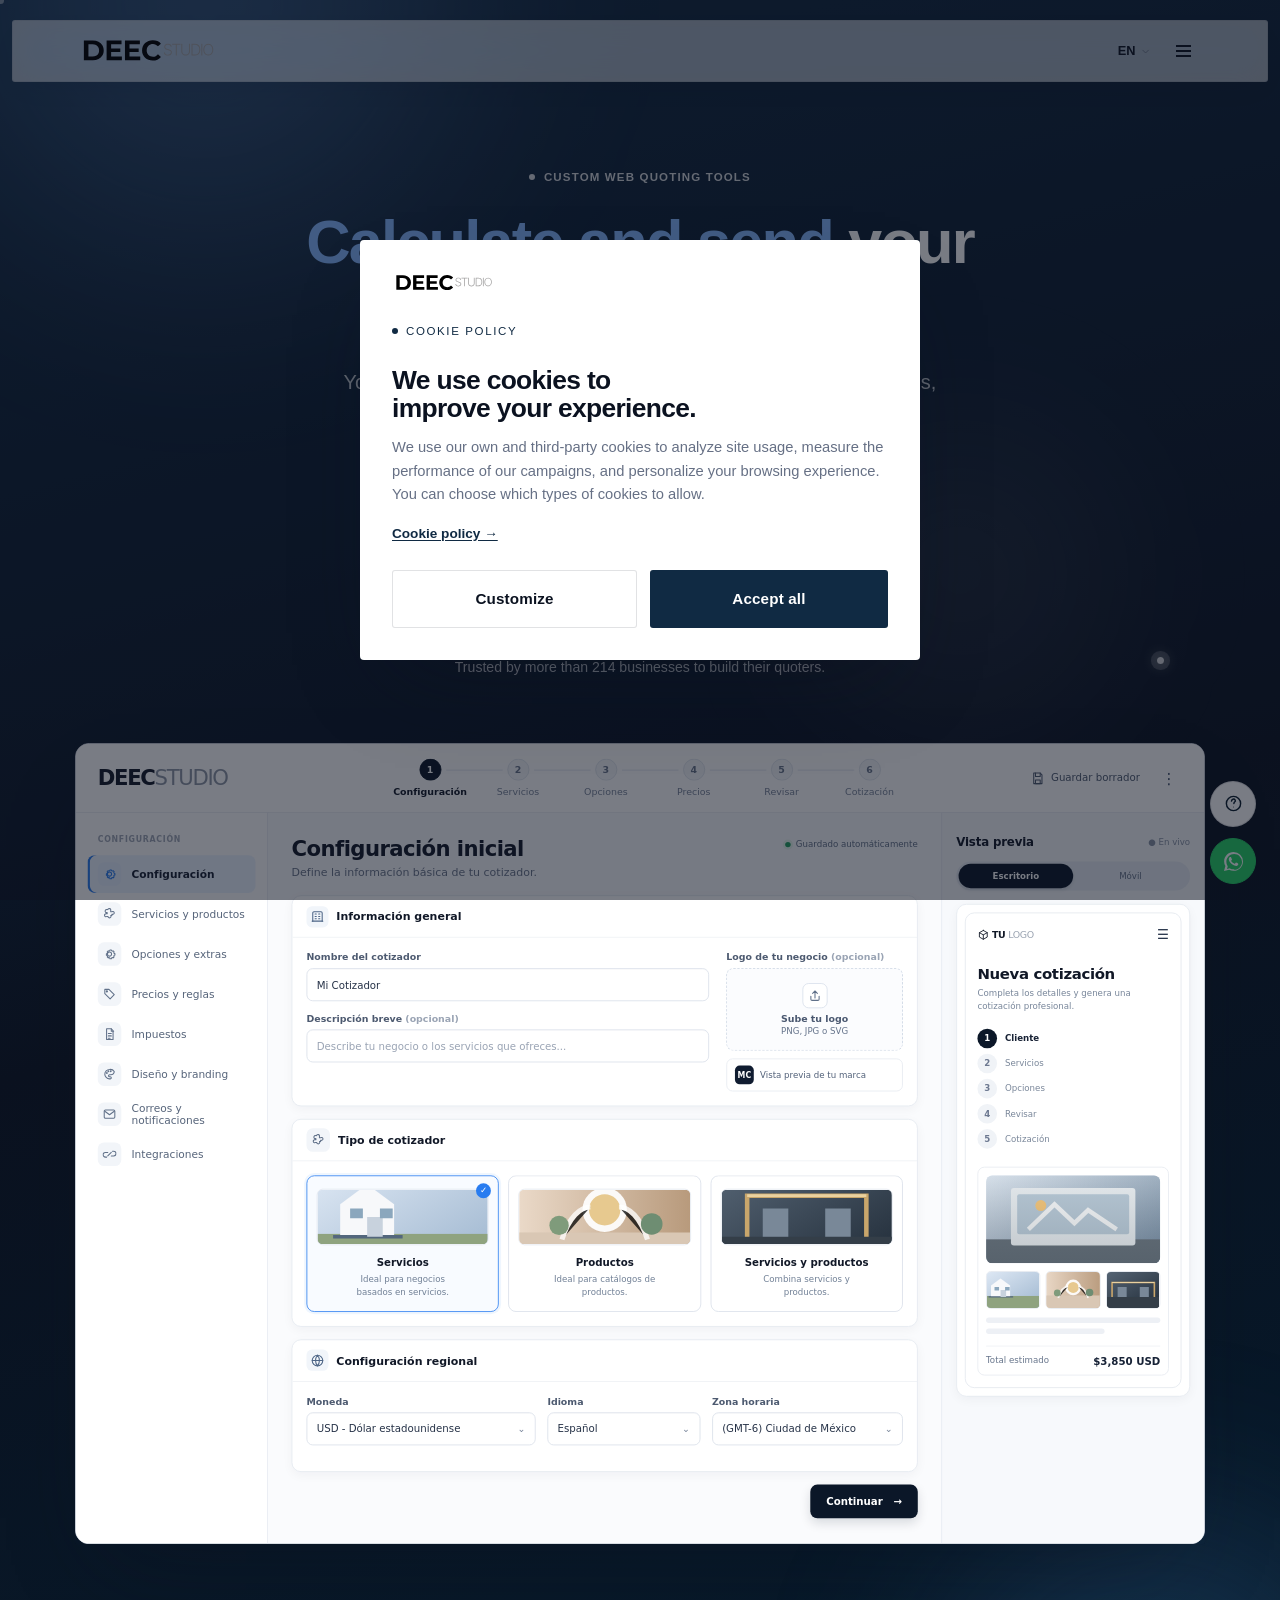
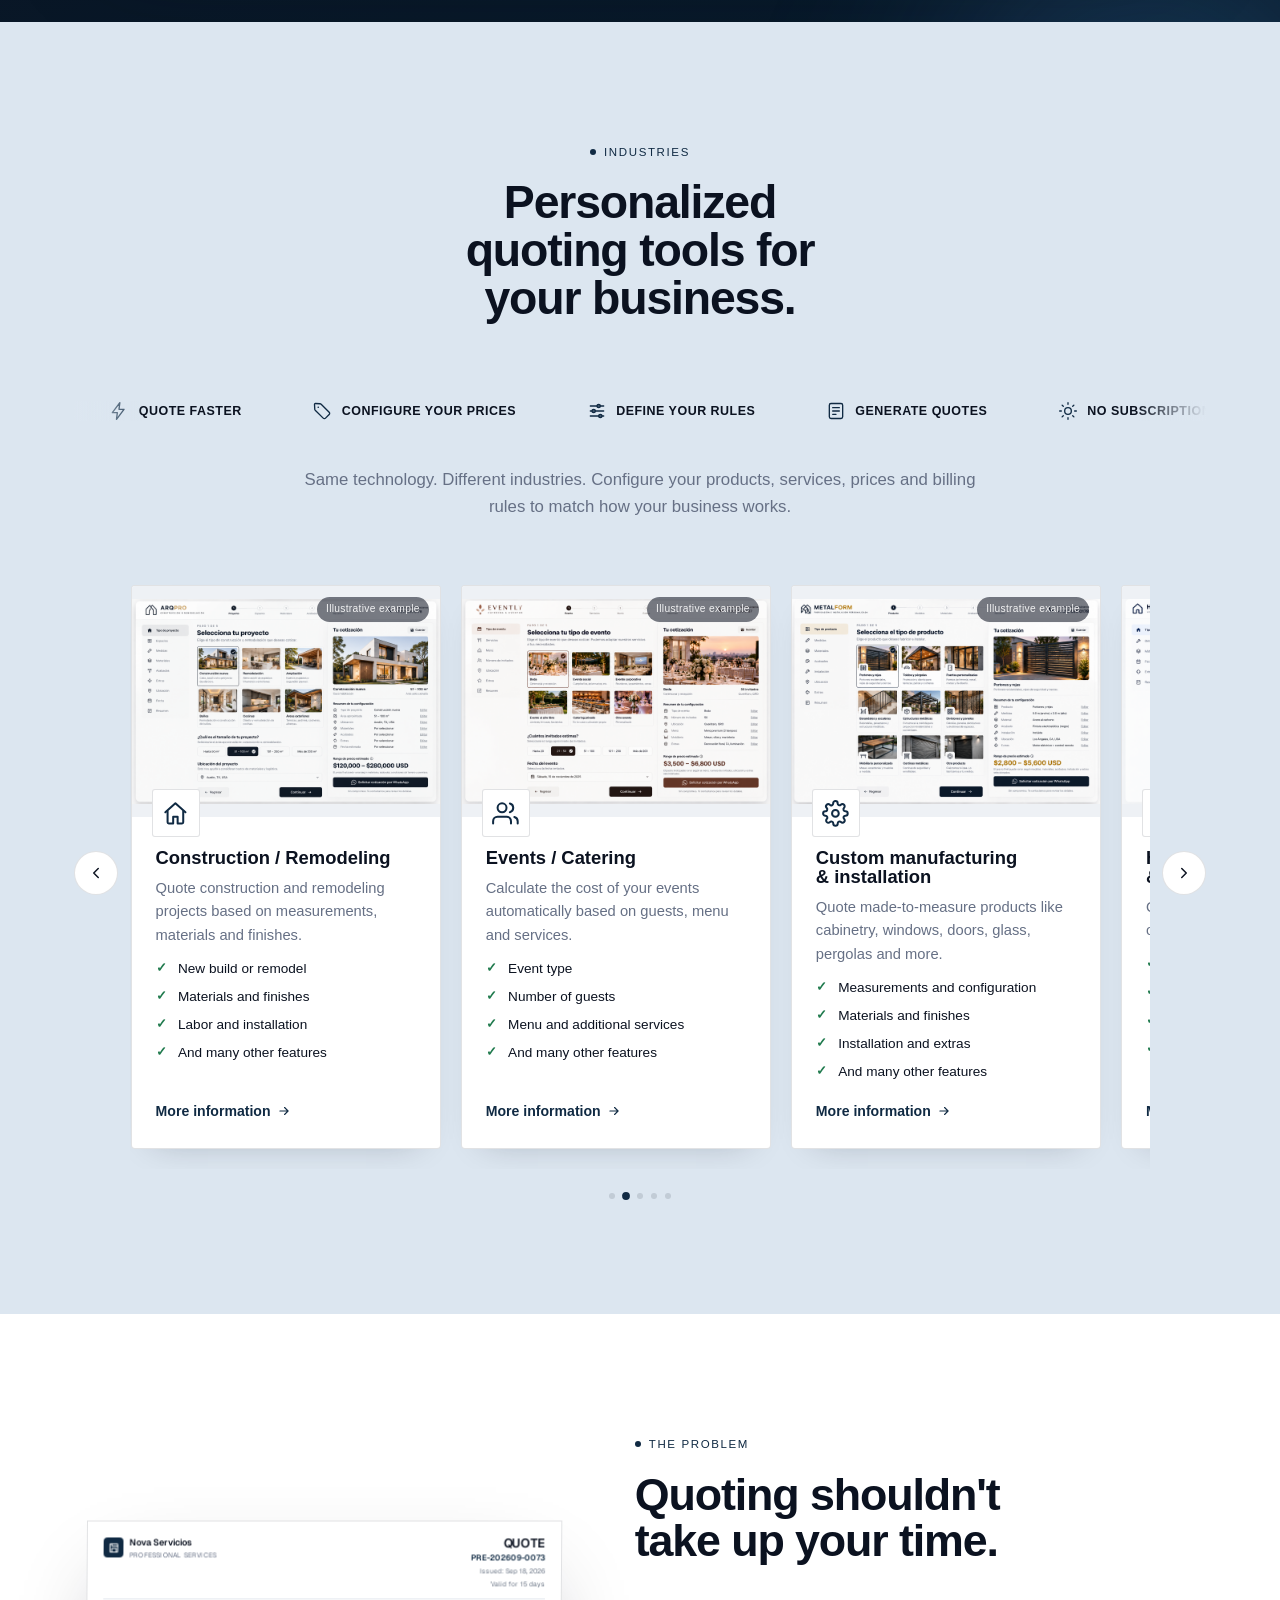
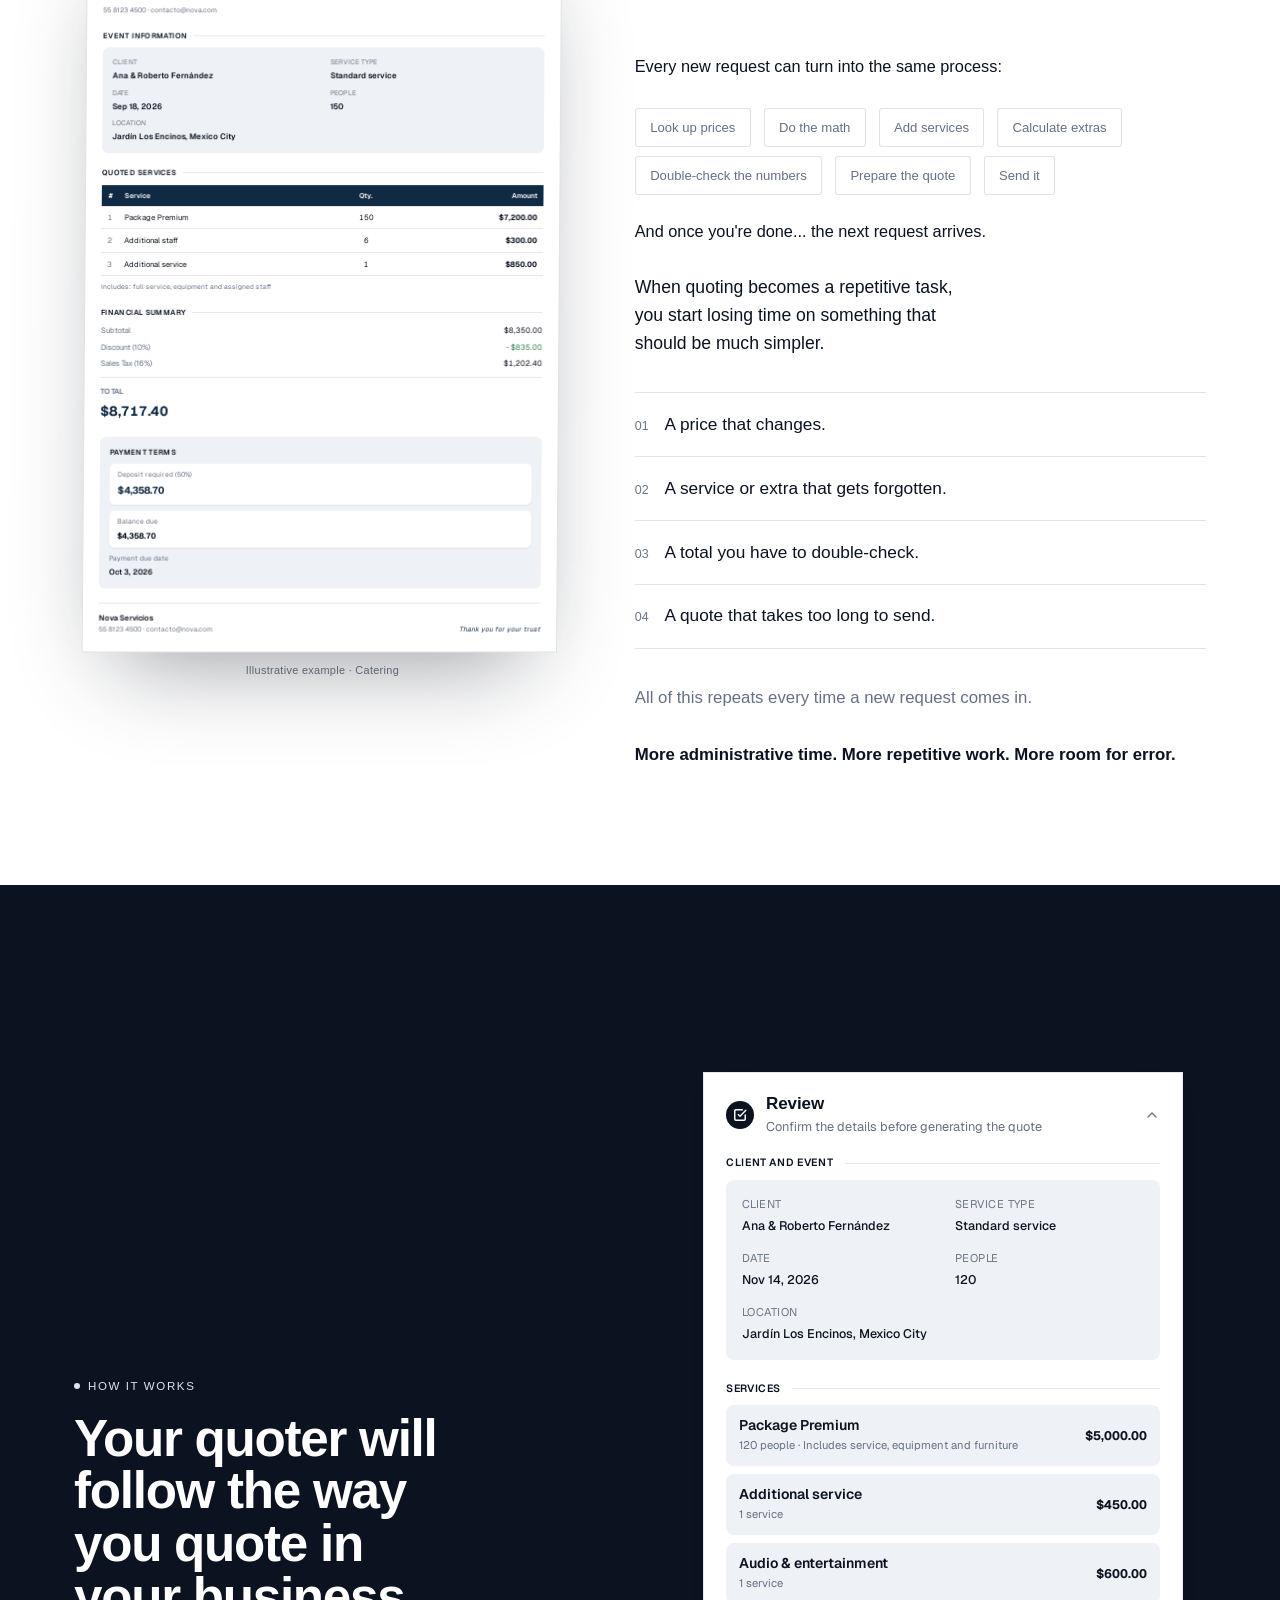
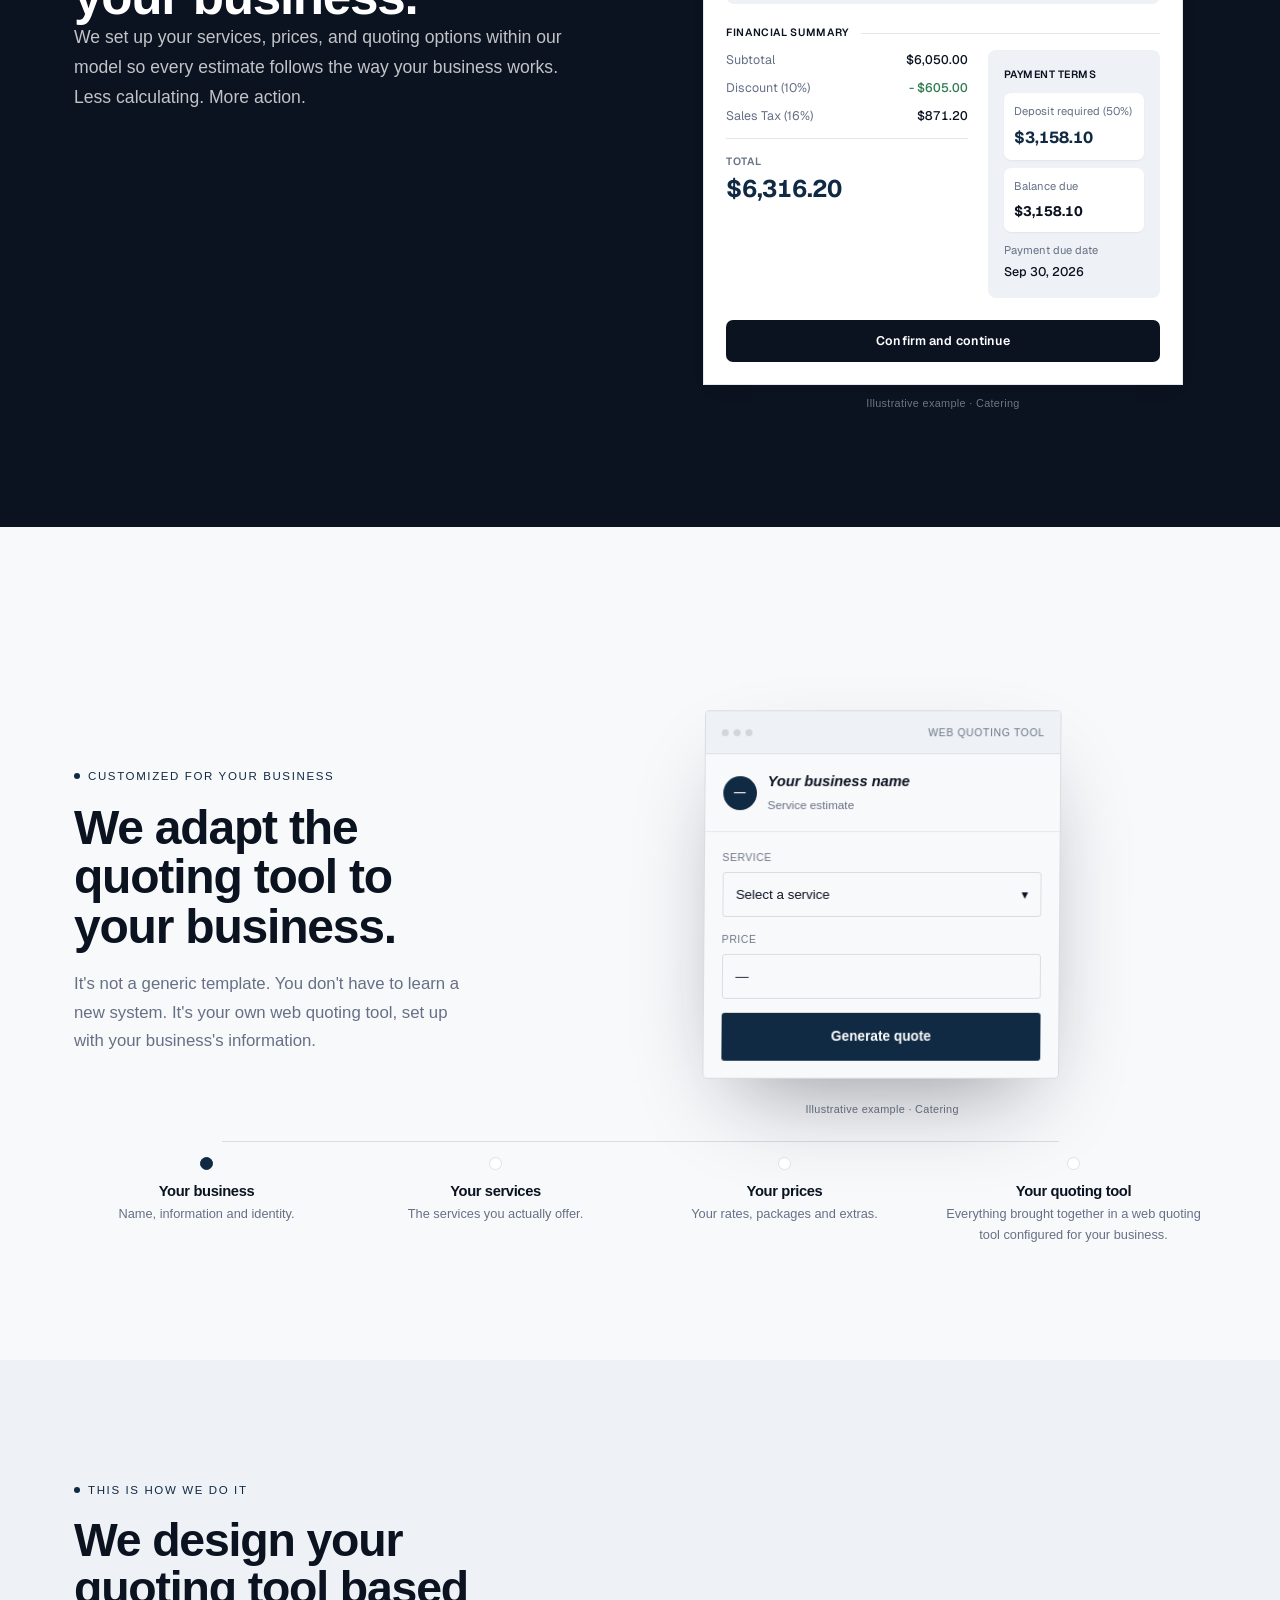
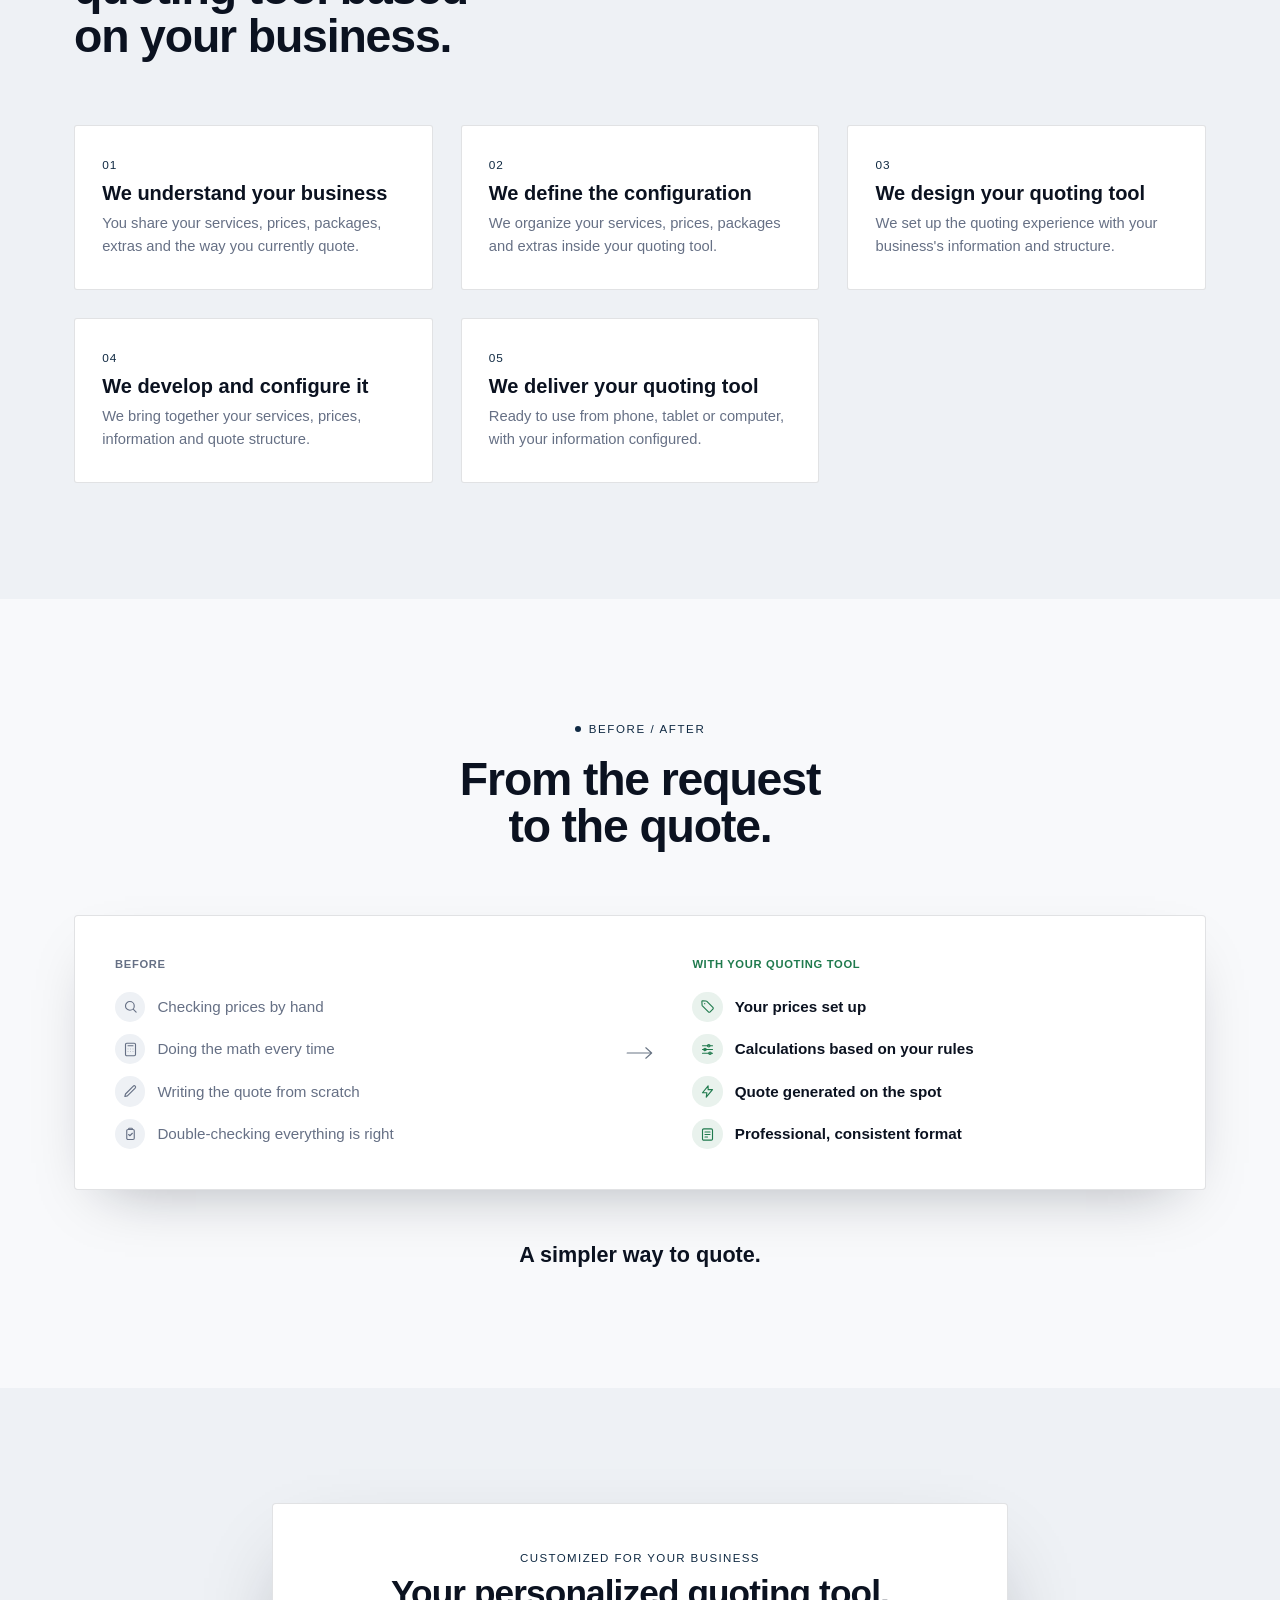
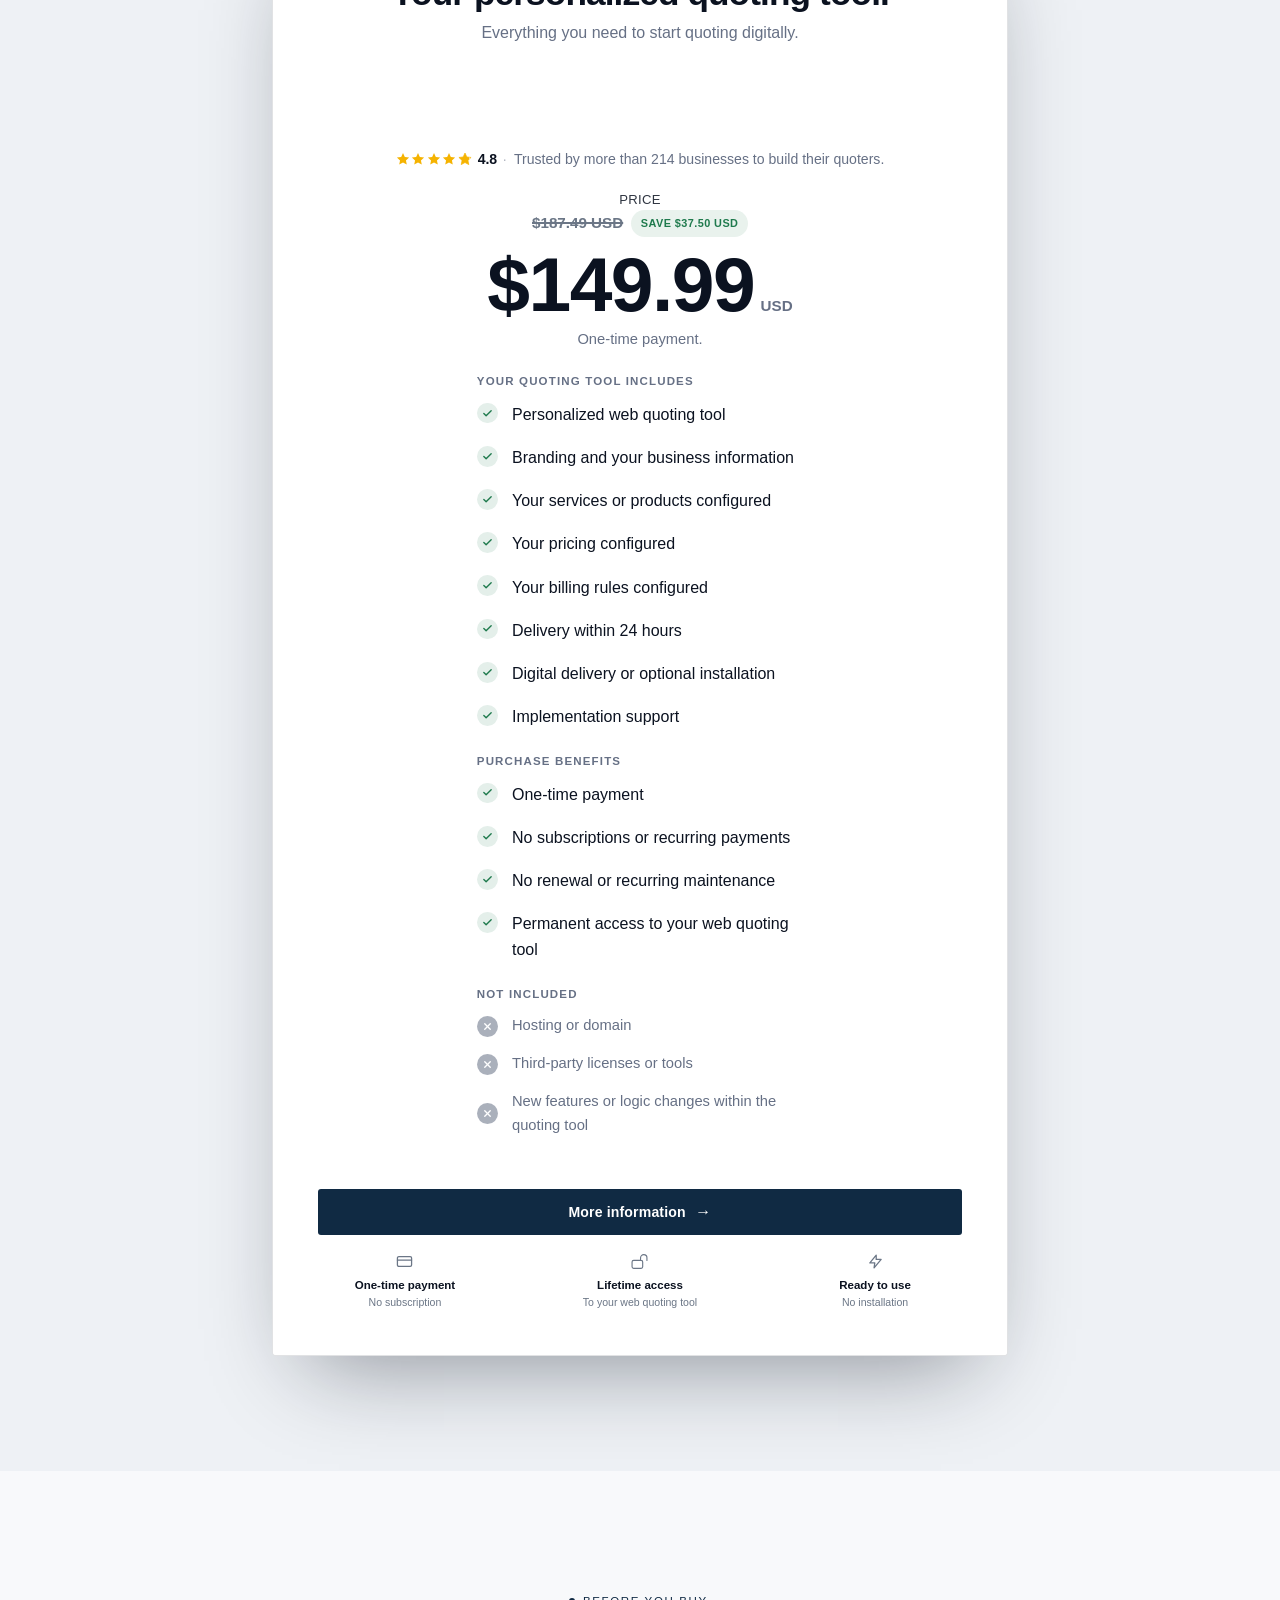
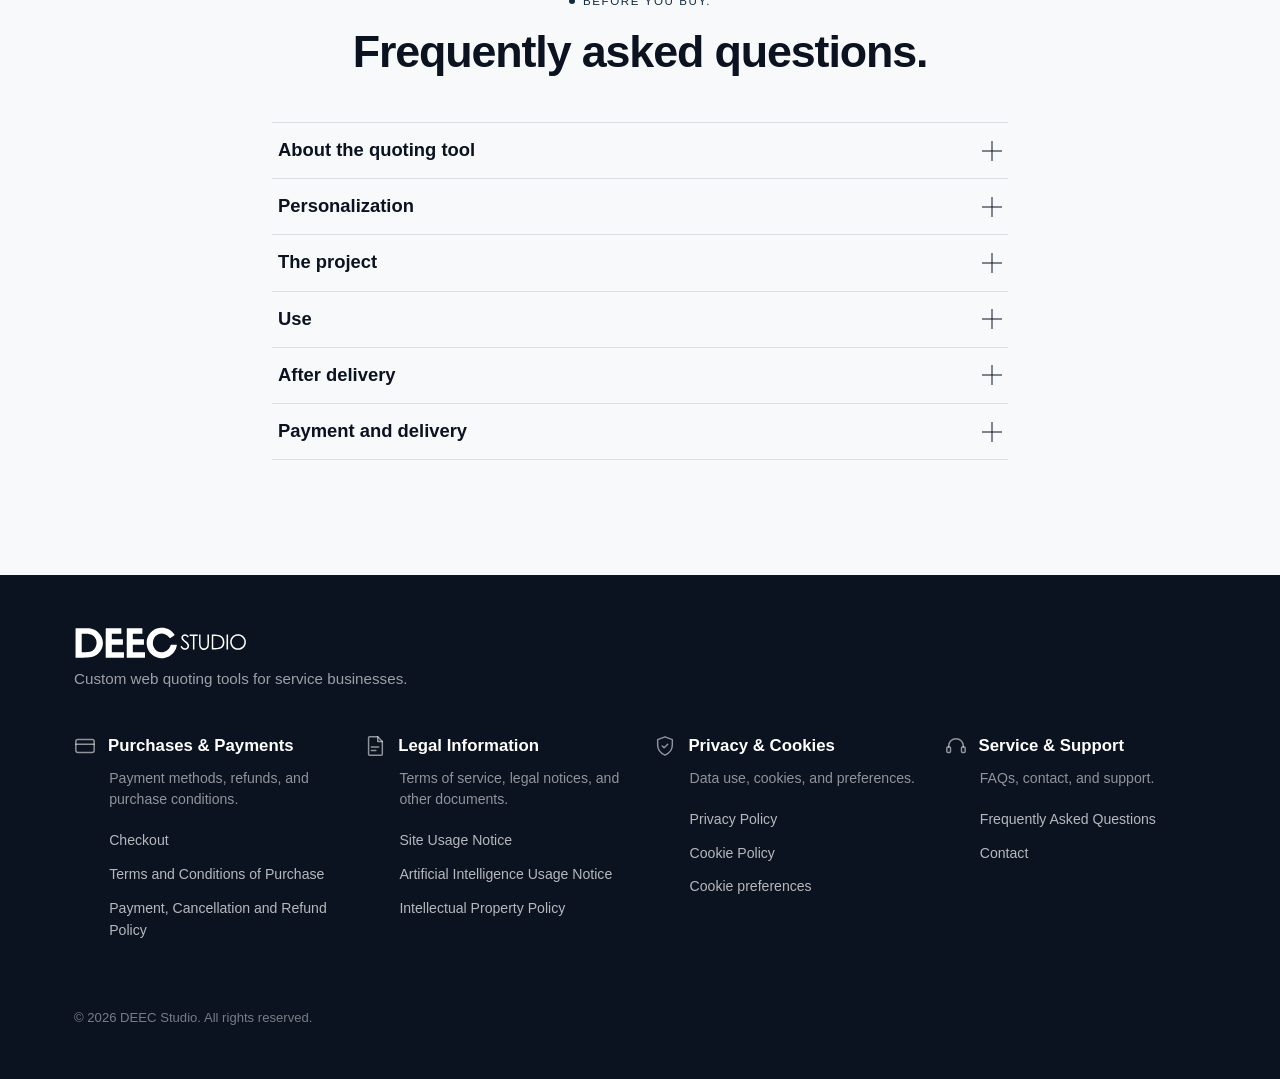
<file: Web Quoting Tools - DEEC Studio/index.html>
<!DOCTYPE html>
<html lang="es">
<head>
<meta charset="UTF-8" />
<meta name="viewport" content="width=device-width, initial-scale=1" />

<!-- Site CSS goes first, right after the mandatory charset/viewport meta —
     before preconnects, fonts, and the favicon — so the browser discovers
     and dispatches this render-blocking request at the earliest possible
     moment during HTML parsing. Fixes an intermittent unstyled-HTML flash
     seen on iOS Safari after 2-3 rapid reloads: WebKit can cancel/interrupt
     in-flight requests when reload is triggered again quickly, and every
     head entry ahead of this link widened the window in which that could
     hit this specific request. See also the css/js Cache-Control in
     _headers/.htaccess (stale-while-revalidate/stale-if-error) for the
     other half of this fix. -->
<link rel="stylesheet" href="styles.css?v=2026101226" />

<!-- Whop tracking pixel + Meta Pixel: NOT loaded here anymore. Both are
     consent-gated — they only load if the visitor accepts the "Análisis
     y publicidad" category in the cookie modal (or already did, on a
     past visit). See loadAnalyticsTracking() in main.js for the actual
     bootstrap code (same official snippets, just moved into a function)
     and initCookieConsent() for when it gets called. Because neither
     script is inline anymore, the CSP's script-src no longer needs the
     two 'sha256-...' hash entries that used to allowlist them — main.js
     is already trusted via 'self'. t.whop.tw and connect.facebook.net
     stay in script-src/connect-src/img-src/frame-src/form-action in
     _headers/.htaccess since those two domains still get contacted once
     tracking actually loads. -->

<title>DEEC Studio — Tu cotizador web personalizado</title>
<meta name="description" content="DEEC Studio convierte tus servicios, precios y reglas de cobro en una herramienta que genera presupuestos y cotizaciones profesionales en minutos. Pago único de $149.99 USD, sin suscripciones." />
<meta name="theme-color" content="#F8F9FB" />
<link rel="canonical" href="https://deecstudio-quotingtools.online/" />

<meta property="og:type" content="website" />
<meta property="og:url" content="https://deecstudio-quotingtools.online/" />
<meta property="og:title" content="DEEC Studio — Cotiza. Envía. Cierra." />
<meta property="og:description" content="Tu forma de cobrar. Convertida en una herramienta. Cotizador web personalizado para tu negocio." />
<meta name="twitter:card" content="summary" />
<meta name="twitter:title" content="DEEC Studio — Cotiza. Envía. Cierra." />
<meta name="twitter:description" content="Tu forma de cobrar. Convertida en una herramienta. Cotizador web personalizado para tu negocio." />

<link rel="preconnect" href="https://api.fontshare.com">
<link rel="preconnect" href="https://fonts.googleapis.com">
<link rel="preconnect" href="https://fonts.gstatic.com" crossorigin>

<!-- Web fonts — loaded non-render-blocking (media="print" swapped to "all"
     by main.js, no inline JS so this stays CSP-safe under script-src 'self').
     styles.css above is the only stylesheet first paint actually waits on;
     fonts apply as soon as they're ready via font-display:swap, same as any
     other async font-loading pattern — this isn't a design change, only a
     loading-strategy change. <noscript> keeps them blocking (and fonts
     working) if JS is disabled. -->
<link rel="stylesheet" media="print" data-font-stylesheet href="https://api.fontshare.com/v2/css?f[]=satoshi@700,800,900,400,500&f[]=switzer@400,500,600,700,800,900&display=swap">
<link rel="stylesheet" media="print" data-font-stylesheet href="https://fonts.googleapis.com/css2?family=Caveat:wght@500;700&display=swap">
<link rel="stylesheet" media="print" data-font-stylesheet href="https://fonts.googleapis.com/css2?family=Geist:wght@400;500;600;700&display=swap">
<noscript>
<link rel="stylesheet" href="https://api.fontshare.com/v2/css?f[]=satoshi@700,800,900,400,500&f[]=switzer@400,500,600,700,800,900&display=swap">
<link rel="stylesheet" href="https://fonts.googleapis.com/css2?family=Caveat:wght@500;700&display=swap">
<link rel="stylesheet" href="https://fonts.googleapis.com/css2?family=Geist:wght@400;500;600;700&display=swap">
</noscript>

<link rel="icon" type="image/svg+xml" href="assets/favicon.svg?v=2026101226">
</head>
<body>
<a class="skip-link" href="#main" data-i18n="a11y.skipLink">Saltar al contenido</a>

<!-- =========================================================
     NAV — floating pill, icons + language toggle + menu dropdown
     ========================================================= -->
<header class="nav nav-flat" data-nav>
  <div class="nav-inner">
    <a class="nav-brand" href="#top" aria-label="DEEC Studio">
      <img class="nav-brand-logo" alt="DEEC Studio" width="141" height="30" src="assets/logo-deecstudio.svg" />
    </a>
    <div class="nav-actions">
      <div class="lang-toggle lang-toggle-single" data-lang-toggle data-lang-toggle-single role="group" data-i18n-aria="a11y.langGroup" aria-label="Idioma">
        <button type="button" class="lang-btn is-active" data-lang="es" aria-pressed="true" aria-label="Español">
          <span>ES</span>
          <svg class="lang-btn-chevron" viewBox="0 0 24 24" fill="none" stroke="currentColor" stroke-width="2" stroke-linecap="round" stroke-linejoin="round" aria-hidden="true"><polyline points="6 9 12 15 18 9"/></svg>
        </button>
        <button type="button" class="lang-btn" data-lang="en" aria-pressed="false" aria-label="English">
          <span>EN</span>
          <svg class="lang-btn-chevron" viewBox="0 0 24 24" fill="none" stroke="currentColor" stroke-width="2" stroke-linecap="round" stroke-linejoin="round" aria-hidden="true"><polyline points="6 9 12 15 18 9"/></svg>
        </button>
      </div>
      <button class="menu-toggle" data-menu-toggle aria-expanded="false" aria-controls="menu-panel" aria-label="Abrir menú">
        <span class="menu-toggle-bar"></span>
        <span class="menu-toggle-bar"></span>
        <span class="menu-toggle-bar"></span>
      </button>
    </div>
  </div>
</header>

<div class="menu-backdrop" data-menu-backdrop hidden></div>
<nav id="menu-panel" class="menu-panel" data-menu-panel data-i18n-aria="a11y.mobileNav" aria-label="Menú de navegación" hidden>
  <ul class="menu-list">
    <li><a href="#top" data-i18n="nav.item.home">Inicio</a></li>
    <li><a href="#problema" data-i18n="nav.item.problem">El problema</a></li>
    <li><a href="#solucion" data-i18n="nav.item.solution">Solución</a></li>
    <li><a href="#como-funciona" data-i18n="nav.item.how">Cómo funciona</a></li>
    <li><a href="#experiencia" data-i18n="nav.item.experience">Personalización</a></li>
    <li><a href="#oferta" data-i18n="nav.item.pricing">Precio</a></li>
    <li><a href="#faq" data-i18n="nav.item.faq">Preguntas frecuentes</a></li>
  </ul>
</nav>

<!-- Floating action buttons — FAQ (scrolls to inline accordion) + WhatsApp -->
<div class="fab-stack" data-fab-stack>
  <a href="#faq" class="fab-item" data-fab-item data-i18n-aria="a11y.faqLink" aria-label="Preguntas frecuentes">
    <span class="fab-bubble">
      <svg width="19" height="19" viewBox="0 0 24 24" fill="none" stroke="currentColor" stroke-width="1.8" stroke-linecap="round" stroke-linejoin="round"><circle cx="12" cy="12" r="9"/><path d="M9.5 9a2.5 2.5 0 0 1 4.6-1.4c.5.8.3 1.6-.4 2.2-.8.7-1.2 1.1-1.2 2.2"/><circle cx="12" cy="16.5" r=".6" fill="currentColor" stroke="none"/></svg>
    </span>
    <span class="fab-tooltip" data-i18n="fab.faq.title">Preguntas frecuentes</span>
  </a>
  <a href="#" class="fab-item" data-fab-item data-whatsapp-cta data-i18n-aria="a11y.whatsappLink" aria-label="Escribir por WhatsApp">
    <span class="fab-bubble fab-bubble-accent">
      <svg width="19" height="19" viewBox="0 0 24 24" fill="currentColor"><path d="M17.472 14.382c-.297-.149-1.758-.867-2.03-.967-.273-.099-.471-.148-.67.15-.197.297-.767.966-.94 1.164-.173.199-.347.223-.644.075-.297-.15-1.255-.463-2.39-1.475-.883-.788-1.48-1.761-1.653-2.059-.173-.297-.018-.458.13-.606.134-.133.298-.347.446-.52.149-.174.198-.298.298-.497.099-.198.05-.371-.025-.52-.075-.149-.669-1.612-.916-2.207-.242-.579-.487-.5-.669-.51-.173-.008-.371-.01-.57-.01-.198 0-.52.074-.792.372-.272.297-1.04 1.016-1.04 2.479 0 1.462 1.065 2.875 1.213 3.074.149.198 2.096 3.2 5.077 4.487.709.306 1.262.489 1.694.626.712.226 1.36.194 1.872.118.571-.085 1.758-.719 2.006-1.413.248-.694.248-1.289.173-1.413-.074-.124-.272-.198-.57-.347z"/><path d="M12.05 21.9c-1.596 0-3.16-.415-4.53-1.2l-.326-.194-3.37.884.9-3.286-.213-.337a9.86 9.86 0 0 1-1.51-5.25c0-5.45 4.44-9.885 9.9-9.885 2.643 0 5.126 1.03 6.994 2.898a9.82 9.82 0 0 1 2.9 6.994c-.003 5.45-4.444 9.876-9.744 9.876zm8.413-18.28A11.815 11.815 0 0 0 12.05 0C5.495 0 .16 5.327.157 11.874a11.84 11.84 0 0 0 1.596 5.96L0 24l6.335-1.652a11.9 11.9 0 0 0 5.71 1.452h.005c6.554 0 11.89-5.328 11.893-11.876a11.8 11.8 0 0 0-3.48-8.304z"/></svg>
    </span>
    <span class="fab-tooltip" data-i18n="fab.whatsapp.title">¿Tienes dudas o preguntas? Contáctanos</span>
  </a>
</div>

<!-- Social proof / visitor toasts -->
<div class="sp-stack" data-sp-stack aria-live="polite" aria-atomic="true"></div>

<!-- WhatsApp not-configured warning toast -->
<div class="toast" data-toast role="status" aria-live="polite"></div>

<main id="main">

<!-- =========================================================
     1. HERO
     ========================================================= -->
<section class="hero" id="top">
  <div class="hero-artwork" aria-hidden="true">
    <span class="hero-artwork-shape hero-artwork-shape-1"></span>
    <span class="hero-artwork-shape hero-artwork-shape-2"></span>
    <span class="hero-artwork-shape hero-artwork-shape-3"></span>
  </div>

  <div class="hero-matrix-nodes" aria-hidden="true" data-matrix-nodes>
    <span class="matrix-node"><span class="matrix-dot"></span><span class="node-badge"></span></span>
    <span class="matrix-node"><span class="matrix-dot"></span><span class="node-badge"></span></span>
    <span class="matrix-node"><span class="matrix-dot"></span><span class="node-badge"></span></span>
    <span class="matrix-node"><span class="matrix-dot"></span><span class="node-badge"></span></span>
    <span class="matrix-node"><span class="matrix-dot"></span><span class="node-badge"></span></span>
    <span class="matrix-node"><span class="matrix-dot"></span><span class="node-badge"></span></span>
  </div>

  <div class="container hero-inner">
    <div class="hero-copy">
    <p class="hero-kicker" data-i18n="hero.kicker">Cotizadores web personalizados</p>
    <h1 class="hero-title" data-i18n="hero.title"><span class="hero-title-accent">Calcula y envía</span> tus <br class="hero-title-break">cotizaciones en minutos.</h1>
    <p class="hero-sub" data-i18n="hero.sub">Tu sistema web personalizado con tus servicios, productos, precios, opciones, reglas de cálculo e identidad visual.</p>
    </div>

    <div class="hero-cta">
      <ul class="checkout-trustbar hero-trustbar">
        <li>
          <svg viewBox="0 0 24 24" fill="none" stroke="currentColor" stroke-width="1.8" stroke-linecap="round" stroke-linejoin="round"><rect x="2" y="5" width="20" height="14" rx="2"/><line x1="2" y1="10" x2="22" y2="10"/></svg>
          <span><strong data-i18n="trust.paid">Pago único</strong><small data-i18n="trust.paid.sub">Sin suscripción</small></span>
        </li>
        <li>
          <svg viewBox="0 0 24 24" fill="none" stroke="currentColor" stroke-width="1.6" stroke-linecap="round" stroke-linejoin="round"><path d="M13.5 10.5V6.75a4.5 4.5 0 1 1 9 0v3.75M3.75 21.75h10.5a2.25 2.25 0 0 0 2.25-2.25v-6.75a2.25 2.25 0 0 0-2.25-2.25H3.75a2.25 2.25 0 0 0-2.25 2.25v6.75a2.25 2.25 0 0 0 2.25 2.25Z"/></svg>
          <span><strong data-i18n="trust.access">Acceso permanente</strong><small data-i18n="trust.access.sub">A tu cotizador web</small></span>
        </li>
        <li>
          <svg viewBox="0 0 24 24" fill="none" stroke="currentColor" stroke-width="1.8" stroke-linecap="round" stroke-linejoin="round"><path d="M13 3L4 14H11L10 21L20 9H13L13 3Z"/></svg>
          <span><strong data-i18n="trust.ready">Listo para usar</strong><small data-i18n="trust.ready.sub">Sin instalación</small></span>
        </li>
      </ul>
      <a class="btn btn-primary btn-lg btn-hero" data-whatsapp-cta href="#">
        <span data-i18n="hero.ctaMoreInfo">Más información</span>
        <span class="btn-arrow" aria-hidden="true">→</span>
      </a>
    </div>

    <div class="hero-rating hero-rating-center reveal">
      <span class="hero-rating-lead">
        <span class="hero-rating-stars" data-rating-stars="hero" aria-hidden="true"></span>
        <strong class="hero-rating-score">4.8</strong>
        <span class="hero-rating-sep" aria-hidden="true">·</span>
      </span>
      <span class="hero-rating-text" data-i18n="hero.rating">Más de 214 negocios han confiado en nosotros para crear sus cotizadores.</span>
    </div>
  </div>

  <div class="container hero-mockup-container">
    <div class="cotizador-mockup-frame-wrap reveal">
      <iframe class="cotizador-mockup-frame" src="assets/mockups/cotizador-mockup.html?v=2026101226" title="Vista previa del cotizador DEEC Studio" loading="lazy" data-cotizador-mockup-frame></iframe>
    </div>
  </div>
</section>

<!-- =========================================================
     INDUSTRIAS (prueba visual de adaptabilidad del cotizador)
     ========================================================= -->
<section class="section industrias" id="industrias">
  <div class="container">
    <div class="section-head is-center" data-reveal>
      <p class="eyebrow" data-i18n="industrias.eyebrow">Industrias</p>
      <h2 class="industrias-headline" data-i18n="industrias.headline">Cotizadores personalizados para tu negocio.</h2>
    </div>

    <div class="marquee-wrap" data-reveal data-reveal-delay="1">
      <div class="marquee">
        <div class="marquee-track" data-marquee>
          <span class="marquee-item">
            <span class="mi-icon" aria-hidden="true"><svg viewBox="0 0 24 24" fill="none" stroke="currentColor" stroke-width="1.6" stroke-linecap="round" stroke-linejoin="round"><path d="M13 2 4 14h6l-1 8 9-12h-6l1-8Z"/></svg></span>
            <span class="mi-title" data-i18n="marquee.1.title">Cotiza más rápido</span>
          </span>
          <span class="marquee-item">
            <span class="mi-icon" aria-hidden="true"><svg viewBox="0 0 24 24" fill="none" stroke="currentColor" stroke-width="1.6" stroke-linecap="round" stroke-linejoin="round"><path d="M20.59 13.41 11 3.83A2 2 0 0 0 9.57 3.3L4 3a1 1 0 0 0-1 1l.3 5.57a2 2 0 0 0 .54 1.42l9.58 9.59a2 2 0 0 0 2.83 0l4.34-4.34a2 2 0 0 0 0-2.83z"/><circle cx="7.5" cy="7.5" r="1" fill="currentColor" stroke="none"/></svg></span>
            <span class="mi-title" data-i18n="marquee.2.title">Configura tus precios</span>
          </span>
          <span class="marquee-item">
            <span class="mi-icon" aria-hidden="true"><svg viewBox="0 0 24 24" fill="none" stroke="currentColor" stroke-width="1.6" stroke-linecap="round" stroke-linejoin="round"><line x1="4" y1="6" x2="20" y2="6"/><circle cx="14" cy="6" r="2"/><line x1="4" y1="12" x2="20" y2="12"/><circle cx="8" cy="12" r="2"/><line x1="4" y1="18" x2="20" y2="18"/><circle cx="16" cy="18" r="2"/></svg></span>
            <span class="mi-title" data-i18n="marquee.3.title">Define tus reglas</span>
          </span>
          <span class="marquee-item">
            <span class="mi-icon" aria-hidden="true"><svg viewBox="0 0 24 24" fill="none" stroke="currentColor" stroke-width="1.6" stroke-linecap="round" stroke-linejoin="round"><rect x="4" y="3" width="16" height="18" rx="2"/><line x1="8" y1="8" x2="16" y2="8"/><line x1="8" y1="12" x2="16" y2="12"/><line x1="8" y1="16" x2="12" y2="16"/></svg></span>
            <span class="mi-title" data-i18n="marquee.4.title">Genera cotizaciones</span>
          </span>
          <span class="marquee-item">
            <span class="mi-icon" aria-hidden="true"><svg viewBox="0 0 24 24" fill="none" stroke="currentColor" stroke-width="1.6" stroke-linecap="round" stroke-linejoin="round"><path d="M12 2v2M12 20v2M4.93 4.93l1.41 1.41M17.66 17.66l1.41 1.41M2 12h2M20 12h2M4.93 19.07l1.41-1.41M17.66 6.34l1.41-1.41"/><circle cx="12" cy="12" r="4"/></svg></span>
            <span class="mi-title" data-i18n="marquee.5.title">Sin suscripciones</span>
          </span>
        </div>
      </div>
    </div>

    <p class="industrias-sub" data-reveal data-reveal-delay="2" data-i18n="industrias.sub">Una misma tecnología. Diferentes industrias. Configura tus productos, servicios, precios y reglas de cobro según la forma en que trabaja tu negocio.</p>

    <div class="carousel industrias-carousel" data-reveal data-reveal-delay="3">
      <div class="industrias-carousel-row">
      <button type="button" class="industrias-arrow industrias-arrow-prev" data-carousel-prev data-i18n-aria="a11y.industriasPrev" aria-label="Industria anterior">
        <svg viewBox="0 0 24 24" fill="none" stroke="currentColor" stroke-width="2" stroke-linecap="round" stroke-linejoin="round"><path d="M15 18l-6-6 6-6"/></svg>
      </button>

      <ol class="industrias-track" data-carousel-track data-carousel-autoplay data-carousel-autoplay-ms="3500">
        <li class="industrias-card">
          <div class="industrias-card-media is-contain">
            <img src="assets/images/industries/construction.webp" alt="" loading="lazy" width="900" height="600">
            <span class="industrias-card-caption" data-i18n="industrias.cardCaption">Ejemplo ilustrativo</span>
            <span class="industrias-card-icon" aria-hidden="true"><svg viewBox="0 0 24 24" fill="none" stroke="currentColor" stroke-width="1.8" stroke-linecap="round" stroke-linejoin="round"><path d="M3 11l9-8 9 8"/><path d="M5 10v10a1 1 0 0 0 1 1h4v-6h4v6h4a1 1 0 0 0 1-1V10"/></svg></span>
          </div>
          <div class="industrias-card-body">
            <h3 data-i18n="industrias.1.title">Construcción / Remodeling</h3>
            <p class="industrias-card-desc" data-i18n="industrias.1.desc">Cotiza proyectos de construcción y remodelación según medidas, materiales y acabados.</p>
            <ul class="industrias-card-points">
              <li data-i18n="industrias.1.point1">Obra nueva o remodelación</li>
              <li data-i18n="industrias.1.point2">Materiales y acabados</li>
              <li data-i18n="industrias.1.point3">Mano de obra e instalación</li>
              <li data-i18n="industrias.extraPoint">Y muchas otras características</li>
            </ul>
            <a href="#" class="industrias-card-cta" data-industry-whatsapp="1"><span data-i18n="industrias.cta">Más información</span><svg viewBox="0 0 24 24" fill="none" stroke="currentColor" stroke-width="2" stroke-linecap="round" stroke-linejoin="round"><path d="M5 12h14M13 6l6 6-6 6"/></svg></a>
          </div>
        </li>

        <li class="industrias-card">
          <div class="industrias-card-media is-contain">
            <img src="assets/images/industries/events.webp" alt="" loading="lazy" width="900" height="600">
            <span class="industrias-card-caption" data-i18n="industrias.cardCaption">Ejemplo ilustrativo</span>
            <span class="industrias-card-icon" aria-hidden="true"><svg viewBox="0 0 24 24" fill="none" stroke="currentColor" stroke-width="1.8" stroke-linecap="round" stroke-linejoin="round"><path d="M17 21v-2a4 4 0 0 0-4-4H5a4 4 0 0 0-4 4v2"/><circle cx="9" cy="7" r="4"/><path d="M23 21v-2a4 4 0 0 0-3-3.87"/><path d="M16 3.13a4 4 0 0 1 0 7.75"/></svg></span>
          </div>
          <div class="industrias-card-body">
            <h3 data-i18n="industrias.2.title">Eventos / Catering</h3>
            <p class="industrias-card-desc" data-i18n="industrias.2.desc">Calcula el costo de tus eventos de forma automática según invitados, menú y servicios.</p>
            <ul class="industrias-card-points">
              <li data-i18n="industrias.2.point1">Tipo de evento</li>
              <li data-i18n="industrias.2.point2">Número de invitados</li>
              <li data-i18n="industrias.2.point3">Menú y servicios adicionales</li>
              <li data-i18n="industrias.extraPoint">Y muchas otras características</li>
            </ul>
            <a href="#" class="industrias-card-cta" data-industry-whatsapp="2"><span data-i18n="industrias.cta">Más información</span><svg viewBox="0 0 24 24" fill="none" stroke="currentColor" stroke-width="2" stroke-linecap="round" stroke-linejoin="round"><path d="M5 12h14M13 6l6 6-6 6"/></svg></a>
          </div>
        </li>

        <li class="industrias-card">
          <div class="industrias-card-media is-contain">
            <img src="assets/images/industries/fabrication.webp" alt="" loading="lazy" width="900" height="600">
            <span class="industrias-card-caption" data-i18n="industrias.cardCaption">Ejemplo ilustrativo</span>
            <span class="industrias-card-icon" aria-hidden="true"><svg viewBox="0 0 24 24" fill="none" stroke="currentColor" stroke-width="1.8" stroke-linecap="round" stroke-linejoin="round"><circle cx="12" cy="12" r="3"/><path d="M19.4 15a1.65 1.65 0 0 0 .33 1.82l.06.06a2 2 0 1 1-2.83 2.83l-.06-.06a1.65 1.65 0 0 0-1.82-.33 1.65 1.65 0 0 0-1 1.51V21a2 2 0 0 1-4 0v-.09A1.65 1.65 0 0 0 9 19.4a1.65 1.65 0 0 0-1.82.33l-.06.06a2 2 0 1 1-2.83-2.83l.06-.06a1.65 1.65 0 0 0 .33-1.82 1.65 1.65 0 0 0-1.51-1H3a2 2 0 0 1 0-4h.09A1.65 1.65 0 0 0 4.6 9a1.65 1.65 0 0 0-.33-1.82l-.06-.06a2 2 0 1 1 2.83-2.83l.06.06a1.65 1.65 0 0 0 1.82.33H9a1.65 1.65 0 0 0 1-1.51V3a2 2 0 0 1 4 0v.09a1.65 1.65 0 0 0 1 1.51 1.65 1.65 0 0 0 1.82-.33l.06-.06a2 2 0 1 1 2.83 2.83l-.06.06a1.65 1.65 0 0 0-.33 1.82V9a1.65 1.65 0 0 0 1.51 1H21a2 2 0 0 1 0 4h-.09a1.65 1.65 0 0 0-1.51 1z"/></svg></span>
          </div>
          <div class="industrias-card-body">
            <h3 data-i18n="industrias.3.title">Fabricación e instalación personalizada</h3>
            <p class="industrias-card-desc" data-i18n="industrias.3.desc">Cotiza productos a medida como carpintería, ventanas, puertas, vidrios, pérgolas y más.</p>
            <ul class="industrias-card-points">
              <li data-i18n="industrias.3.point1">Medidas y configuración</li>
              <li data-i18n="industrias.3.point2">Materiales y acabados</li>
              <li data-i18n="industrias.3.point3">Instalación y extras</li>
              <li data-i18n="industrias.extraPoint">Y muchas otras características</li>
            </ul>
            <a href="#" class="industrias-card-cta" data-industry-whatsapp="3"><span data-i18n="industrias.cta">Más información</span><svg viewBox="0 0 24 24" fill="none" stroke="currentColor" stroke-width="2" stroke-linecap="round" stroke-linejoin="round"><path d="M5 12h14M13 6l6 6-6 6"/></svg></a>
          </div>
        </li>

        <li class="industrias-card">
          <div class="industrias-card-media is-contain">
            <img src="assets/images/industries/home-services.webp" alt="" loading="lazy" width="900" height="600">
            <span class="industrias-card-caption" data-i18n="industrias.cardCaption">Ejemplo ilustrativo</span>
            <span class="industrias-card-icon" aria-hidden="true"><svg viewBox="0 0 24 24" fill="none" stroke="currentColor" stroke-width="1.8" stroke-linecap="round" stroke-linejoin="round"><path d="M14.7 6.3a1 1 0 0 0 0 1.4l1.6 1.6a1 1 0 0 0 1.4 0l3.77-3.77a6 6 0 0 1-7.94 7.94l-6.91 6.91a2.12 2.12 0 0 1-3-3l6.91-6.91a6 6 0 0 1 7.94-7.94l-3.76 3.76z"/></svg></span>
          </div>
          <div class="industrias-card-body">
            <h3 data-i18n="industrias.4.title">Mantenimiento y servicios del hogar</h3>
            <p class="industrias-card-desc" data-i18n="industrias.4.desc">Cotiza servicios de fontanería, electricidad, reparación y más, de forma rápida y clara.</p>
            <ul class="industrias-card-points">
              <li data-i18n="industrias.4.point1">Tipo de servicio</li>
              <li data-i18n="industrias.4.point2">Mano de obra y materiales</li>
              <li data-i18n="industrias.4.point3">Urgencia y extras</li>
              <li data-i18n="industrias.extraPoint">Y muchas otras características</li>
            </ul>
            <a href="#" class="industrias-card-cta" data-industry-whatsapp="4"><span data-i18n="industrias.cta">Más información</span><svg viewBox="0 0 24 24" fill="none" stroke="currentColor" stroke-width="2" stroke-linecap="round" stroke-linejoin="round"><path d="M5 12h14M13 6l6 6-6 6"/></svg></a>
          </div>
        </li>

        <li class="industrias-card">
          <div class="industrias-card-media is-contain">
            <img src="assets/images/industries/automotive.webp" alt="" loading="lazy" width="900" height="600">
            <span class="industrias-card-caption" data-i18n="industrias.cardCaption">Ejemplo ilustrativo</span>
            <span class="industrias-card-icon" aria-hidden="true"><svg viewBox="0 0 24 24" fill="none" stroke="currentColor" stroke-width="1.8" stroke-linecap="round" stroke-linejoin="round"><path d="M3 13l2.2-5.5A2 2 0 0 1 7 6.3h10a2 2 0 0 1 1.8 1.2L21 13"/><path d="M3 13h18v5a1 1 0 0 1-1 1h-2a1 1 0 0 1-1-1v-1H7v1a1 1 0 0 1-1 1H4a1 1 0 0 1-1-1z"/><circle cx="7.5" cy="16" r="1"/><circle cx="16.5" cy="16" r="1"/></svg></span>
          </div>
          <div class="industrias-card-body">
            <h3 data-i18n="industrias.5.title">Servicios automotrices</h3>
            <p class="industrias-card-desc" data-i18n="industrias.5.desc">Calcula el costo de detailing, lavado, protección y otros servicios automotrices según el tipo de vehículo.</p>
            <ul class="industrias-card-points">
              <li data-i18n="industrias.5.point1">Tipo de vehículo</li>
              <li data-i18n="industrias.5.point2">Paquetes y servicios</li>
              <li data-i18n="industrias.5.point3">Condición y extras</li>
              <li data-i18n="industrias.extraPoint">Y muchas otras características</li>
            </ul>
            <a href="#" class="industrias-card-cta" data-industry-whatsapp="5"><span data-i18n="industrias.cta">Más información</span><svg viewBox="0 0 24 24" fill="none" stroke="currentColor" stroke-width="2" stroke-linecap="round" stroke-linejoin="round"><path d="M5 12h14M13 6l6 6-6 6"/></svg></a>
          </div>
        </li>
      </ol>

      <button type="button" class="industrias-arrow industrias-arrow-next" data-carousel-next data-i18n-aria="a11y.industriasNext" aria-label="Industria siguiente">
        <svg viewBox="0 0 24 24" fill="none" stroke="currentColor" stroke-width="2" stroke-linecap="round" stroke-linejoin="round"><path d="M9 18l6-6-6-6"/></svg>
      </button>
      </div>

      <div class="industrias-dots" data-carousel-dots aria-hidden="true">
        <span class="carousel-dot is-active"></span>
        <span class="carousel-dot"></span>
        <span class="carousel-dot"></span>
        <span class="carousel-dot"></span>
        <span class="carousel-dot"></span>
      </div>
    </div>
  </div>
</section>

<!-- =========================================================
     2. PROBLEMA
     ========================================================= -->
<section class="section problema" id="problema">
  <div class="container">
    <div class="problema-columns">
      <div class="problema-intro" data-reveal>
        <p class="eyebrow" data-i18n="problema.eyebrow">El problema</p>
        <h2 class="problema-headline" data-i18n="problema.headline">Cotizar no debería quitarte tiempo.</h2>
      </div>

      <div class="transform-showcase" data-transform aria-hidden="true">
        <div class="transform-stage">
          <div class="transform-notebook">
            <div class="notebook-page">
              <span class="notebook-margin"></span>
              <div class="notebook-lines"></div>
              <div class="notebook-text">
                <p class="nb-line nb-heading nb-l1" data-i18n="nb.catering">CATERING</p>
                <p class="nb-line nb-row nb-l2"><span data-i18n="nb.waiters">Meseros x4</span><span class="nb-leader"></span><span>$2,400</span></p>
                <p class="nb-line nb-row nb-l3"><span data-i18n="nb.tableware">Vajilla x120</span><span class="nb-leader"></span><span>$3,600</span></p>
                <p class="nb-line nb-row nb-l4"><span data-i18n="nb.setup">Montaje</span><span class="nb-leader"></span><span>$1,800</span></p>
                <p class="nb-line nb-row nb-total nb-l5"><span data-i18n="nb.total">TOTAL</span><span class="nb-leader"></span><span>$7,800</span></p>
              </div>
            </div>
          </div>
          <div class="transform-digital">
            <div class="mockup">
              <div class="quote-doc-mockup">
                <div class="qd-header">
                  <div class="qd-header-left">
                    <span class="qd-logo"><svg viewBox="0 0 24 24" fill="none" stroke="currentColor" stroke-width="2" stroke-linecap="round" stroke-linejoin="round"><path d="M17 21v-8H7v8M7 3v5h13" /><path d="M4 3h16v18H4z" /></svg></span>
                    <div>
                      <p class="qd-business-name">Nova Servicios</p>
                      <p class="qd-tagline" data-i18n="qd.tagline">BANQUETS &amp; SPECIAL EVENTS</p>
                    </div>
                  </div>
                  <div class="qd-header-right">
                    <p class="qd-quote-abbrev" data-i18n="qd.quoteAbbrev">QUOTE</p>
                    <p class="qd-quote-number">PRE-202609-0073</p>
                    <p class="qd-issue-date" data-i18n="qd.issueDate">Issued: Sep 18, 2026</p>
                    <p class="qd-valid-for" data-i18n="qd.validFor">Valid for 15 days</p>
                  </div>
                </div>
                <div class="qd-contact-line">55 8123 4500 · contacto@nova.com</div>

                <div class="qd-section">
                  <div class="qd-section-title-row">
                    <span class="qd-section-label" data-i18n="qd.eventInfo">Event information</span>
                    <span class="qd-section-rule"></span>
                  </div>
                  <dl class="qd-info-grid">
                    <div class="qd-info-item"><dt data-i18n="mockup.client">Client</dt><dd>Ana &amp; Roberto Fernández</dd></div>
                    <div class="qd-info-item"><dt data-i18n="mockup.eventType">Event type</dt><dd data-i18n="mockup.wedding">Wedding</dd></div>
                    <div class="qd-info-item"><dt data-i18n="mockup.date">Date</dt><dd data-i18n="mockup.dateSep18">Sep 18, 2026</dd></div>
                    <div class="qd-info-item"><dt data-i18n="mockup.guests">Guests</dt><dd>150</dd></div>
                    <div class="qd-info-item"><dt data-i18n="mockup.location">Location</dt><dd data-i18n="mockup.venueLocation">Jardín Los Encinos, Mexico City</dd></div>
                  </dl>
                </div>

                <div class="qd-section">
                  <div class="qd-section-title-row">
                    <span class="qd-section-label" data-i18n="qd.quotedServices">Quoted services</span>
                    <span class="qd-section-rule"></span>
                  </div>
                  <table class="qd-table">
                    <thead>
                      <tr>
                        <th class="qd-num">#</th>
                        <th data-i18n="qd.service">Service</th>
                        <th class="qd-center qd-col-qty" data-i18n="qd.qty">Qty.</th>
                        <th class="qd-right qd-amount" data-i18n="qd.amount">Amount</th>
                      </tr>
                    </thead>
                    <tbody>
                      <tr>
                        <td class="qd-num">1</td>
                        <td class="qd-name" data-i18n="mockup.packagePremium">Package Premium</td>
                        <td class="qd-center qd-col-qty">150</td>
                        <td class="qd-amount">$7,200.00</td>
                      </tr>
                      <tr>
                        <td class="qd-num">2</td>
                        <td class="qd-name" data-i18n="pv.mockup.tagWaiters">Additional waiters</td>
                        <td class="qd-center qd-col-qty">6</td>
                        <td class="qd-amount">$300.00</td>
                      </tr>
                      <tr>
                        <td class="qd-num">3</td>
                        <td class="qd-name" data-i18n="mockup.floralDecor">Floral decor</td>
                        <td class="qd-center qd-col-qty">1</td>
                        <td class="qd-amount">$850.00</td>
                      </tr>
                    </tbody>
                  </table>
                  <p class="qd-includes" data-i18n="qd.includes">Includes: full banquet, open bar, furniture and service staff</p>
                </div>

                <div class="qd-section">
                  <div class="qd-section-title-row">
                    <span class="qd-section-label" data-i18n="mockup.financialSummary">Financial summary</span>
                    <span class="qd-section-rule"></span>
                  </div>
                  <div class="qd-breakdown">
                    <div class="qd-breakdown-row"><span data-i18n="mockup.subtotal">Subtotal</span><span class="qd-val">$8,350.00</span></div>
                    <div class="qd-breakdown-row"><span data-i18n="mockup.discount10">Discount (10%)</span><span class="qd-val qd-discount">- $835.00</span></div>
                    <div class="qd-breakdown-row"><span data-i18n="mockup.salesTax16">Sales Tax (16%)</span><span class="qd-val">$1,202.40</span></div>
                  </div>
                  <div class="qd-total-block">
                    <p class="qd-total-label" data-i18n="mockup.total">Total</p>
                    <p class="qd-total-value">$8,717.40</p>
                  </div>
                </div>

                <div class="qd-section">
                  <div class="qd-payment-card">
                    <p class="qd-payment-title" data-i18n="mockup.paymentTerms">Payment terms</p>
                    <div class="qd-payment-item">
                      <p class="qd-payment-item-label" data-i18n="mockup.depositRequired50">Deposit required (50%)</p>
                      <p class="qd-payment-item-value">$4,358.70</p>
                    </div>
                    <div class="qd-payment-item">
                      <p class="qd-payment-item-label" data-i18n="mockup.balanceDue">Balance due</p>
                      <p class="qd-payment-item-value qd-dark">$4,358.70</p>
                    </div>
                    <p class="qd-valid-until-label" data-i18n="mockup.paymentDueDate">Payment due date</p>
                    <p class="qd-valid-until-value" data-i18n="mockup.dateOct3">Oct 3, 2026</p>
                  </div>
                </div>

                <div class="qd-footer">
                  <div>
                    <p class="qd-footer-name">Nova Servicios</p>
                    <p class="qd-footer-contact">55 8123 4500 · contacto@nova.com</p>
                  </div>
                  <p class="qd-footer-note" data-i18n="mockup.thankYou">Thank you for your trust</p>
                </div>
              </div>
            </div>
          </div>
          <p class="mockup-caption" data-i18n="mockup.caption">Ejemplo ilustrativo · Catering</p>
        </div>
      </div>

      <div class="problema-content" data-reveal data-reveal-delay="1">
        <p class="problema-cycle" data-i18n="problema.cycle1">Cada nueva solicitud puede convertirse en el mismo proceso:</p>
        <div class="problema-steps">
          <span class="problema-step" data-i18n="problema.step1">Buscar precios</span>
          <span class="problema-step" data-i18n="problema.step2">Hacer cálculos</span>
          <span class="problema-step" data-i18n="problema.step3">Agregar servicios</span>
          <span class="problema-step" data-i18n="problema.step4">Calcular extras</span>
          <span class="problema-step" data-i18n="problema.step5">Revisar números</span>
          <span class="problema-step" data-i18n="problema.step6">Preparar el presupuesto</span>
          <span class="problema-step" data-i18n="problema.step7">Enviarlo</span>
        </div>
        <p class="problema-cycle" data-i18n="problema.cycle2">Y cuando terminas... llega la siguiente solicitud.</p>
        <p class="problema-close" data-i18n="agitacion.headline">Cuando cotizar se vuelve una tarea repetitiva, empiezas a perder tiempo en algo que debería ser mucho más sencillo.</p>

        <ul class="agitacion-list">
          <li data-n="01"><span data-i18n="agitacion.item1">Un precio que cambia.</span></li>
          <li data-n="02"><span data-i18n="agitacion.item2">Un servicio o extra que se olvida.</span></li>
          <li data-n="03"><span data-i18n="agitacion.item3">Una cuenta que tienes que revisar dos veces.</span></li>
          <li data-n="04"><span data-i18n="agitacion.item4">Una cotización que tarda demasiado en salir.</span></li>
        </ul>
        <p class="agitacion-body" data-i18n="agitacion.body">Todo esto se repite cada vez que llega una nueva solicitud.<br><br><strong>Más tiempo administrativo. Más trabajo repetitivo. Más posibilidades de error.</strong></p>
      </div>
    </div>
  </div>
</section>

<!-- =========================================================
     3. DESEO
     ========================================================= -->
<section class="section deseo" id="deseo">
  <div class="container">
    <div class="deseo-grid">
      <div data-reveal>
        <p class="eyebrow" data-i18n="deseo.eyebrow">Cómo funciona</p>
        <h2 class="deseo-headline" data-i18n="deseo.headline">Tu cotizador seguirá la forma en que cotizas en tu negocio.</h2>
        <p class="deseo-copy" data-i18n="deseo.copy">Configuramos tus servicios, precios y opciones de cotización dentro de nuestro modelo para que cada presupuesto siga la forma en que trabaja tu negocio.</p>
        <p class="deseo-copy lede" data-i18n="deseo.lede">Menos cálculo. Más acción.</p>
      </div>

      <div class="problema-visual review-mockup-wrap" data-reveal data-reveal-delay="2" aria-hidden="true">
        <div class="review-mockup">
          <div class="rm-header">
            <span class="rm-step-icon">
              <svg viewBox="0 0 24 24" fill="none" stroke="currentColor" stroke-width="2.5" stroke-linecap="round" stroke-linejoin="round"><path d="M9 11l3 3L22 4" /><path d="M21 12v7a2 2 0 0 1-2 2H5a2 2 0 0 1-2-2V5a2 2 0 0 1 2-2h11" /></svg>
            </span>
            <div class="rm-header-text">
              <h3 class="rm-step-title" data-i18n="qb.stepReview">Review</h3>
              <p class="rm-step-desc" data-i18n="rm.reviewDesc">Confirm the details before generating the quote</p>
            </div>
            <span class="rm-chevron">
              <svg viewBox="0 0 24 24" fill="none" stroke="currentColor" stroke-width="2" stroke-linecap="round" stroke-linejoin="round"><polyline points="6 9 12 15 18 9" /></svg>
            </span>
          </div>

          <div class="rm-content">
            <div class="rm-section">
              <div class="rm-section-title-row">
                <span class="rm-section-label" data-i18n="mockup.clientAndEvent">Client and event</span>
                <span class="rm-section-rule"></span>
              </div>
              <dl class="rm-info-grid">
                <div class="rm-info-item"><dt data-i18n="mockup.client">Client</dt><dd>Ana &amp; Roberto Fernández</dd></div>
                <div class="rm-info-item"><dt data-i18n="mockup.eventType">Event type</dt><dd data-i18n="mockup.wedding">Wedding</dd></div>
                <div class="rm-info-item"><dt data-i18n="mockup.date">Date</dt><dd data-i18n="mockup.dateNov14">Nov 14, 2026</dd></div>
                <div class="rm-info-item"><dt data-i18n="mockup.guests">Guests</dt><dd>120</dd></div>
                <div class="rm-info-item"><dt data-i18n="mockup.location">Location</dt><dd data-i18n="mockup.venueLocation">Jardín Los Encinos, Mexico City</dd></div>
              </dl>
            </div>

            <div class="rm-section">
              <div class="rm-section-title-row">
                <span class="rm-section-label" data-i18n="mockup.services">Services</span>
                <span class="rm-section-rule"></span>
              </div>
              <ul class="rm-services-list">
                <li class="rm-service-row">
                  <div>
                    <div class="rm-service-name" data-i18n="mockup.packagePremium">Package Premium</div>
                    <div class="rm-service-meta" data-i18n="rm.serviceMetaPremium">120 guests · Includes banquet, open bar and furniture</div>
                  </div>
                  <div class="rm-service-price">$5,000.00</div>
                </li>
                <li class="rm-service-row">
                  <div>
                    <div class="rm-service-name" data-i18n="mockup.floralDecor">Floral decor</div>
                    <div class="rm-service-meta" data-i18n="rm.oneService">1 service</div>
                  </div>
                  <div class="rm-service-price">$450.00</div>
                </li>
                <li class="rm-service-row">
                  <div>
                    <div class="rm-service-name" data-i18n="rm.djAndSound">DJ and sound</div>
                    <div class="rm-service-meta" data-i18n="rm.oneService">1 service</div>
                  </div>
                  <div class="rm-service-price">$600.00</div>
                </li>
              </ul>
            </div>

            <div class="rm-section">
              <div class="rm-section-title-row">
                <span class="rm-section-label" data-i18n="mockup.financialSummary">Financial summary</span>
                <span class="rm-section-rule"></span>
              </div>
              <div class="rm-summary-columns">
                <div>
                  <div class="rm-breakdown">
                    <div class="rm-breakdown-row"><span data-i18n="mockup.subtotal">Subtotal</span><span class="rm-val">$6,050.00</span></div>
                    <div class="rm-breakdown-row"><span data-i18n="mockup.discount10">Discount (10%)</span><span class="rm-val rm-discount">- $605.00</span></div>
                    <div class="rm-breakdown-row"><span data-i18n="mockup.salesTax16">Sales Tax (16%)</span><span class="rm-val">$871.20</span></div>
                  </div>
                  <div class="rm-total-block">
                    <p class="rm-total-label" data-i18n="mockup.total">Total</p>
                    <p class="rm-total-value">$6,316.20</p>
                  </div>
                </div>
                <div class="rm-payment-card">
                  <p class="rm-payment-title" data-i18n="mockup.paymentTerms">Payment terms</p>
                  <div class="rm-payment-item">
                    <p class="rm-payment-item-label" data-i18n="mockup.depositRequired50">Deposit required (50%)</p>
                    <p class="rm-payment-item-value">$3,158.10</p>
                  </div>
                  <div class="rm-payment-item">
                    <p class="rm-payment-item-label" data-i18n="mockup.balanceDue">Balance due</p>
                    <p class="rm-payment-item-value rm-dark">$3,158.10</p>
                  </div>
                  <div class="rm-payment-due">
                    <p class="rm-payment-item-label" data-i18n="mockup.paymentDueDate">Payment due date</p>
                    <p class="rm-payment-due-value" data-i18n="mockup.dateSep30">Sep 30, 2026</p>
                  </div>
                </div>
              </div>
            </div>

            <div class="rm-continue-btn" data-i18n="rm.continueBtn">Confirm and continue</div>
          </div>
        </div>
        <p class="mockup-caption" data-i18n="mockup.caption">Ejemplo ilustrativo · Catering</p>
      </div>
    </div>
  </div>
</section>

<!-- =========================================================
     4. SOLUCIÓN
     ========================================================= -->
<section class="section solucion" id="solucion">
  <div class="container">
    <div class="pv-track" data-pv-track>
      <div class="pv-pin" data-pv-pin>
        <div class="pv-layout">

          <div class="pv-copy" data-reveal>
            <p class="eyebrow" data-i18n="solucion.eyebrow">Personalizado para tu negocio</p>
            <h2 class="solucion-headline" data-i18n="solucion.headline">Adaptamos el cotizador a tu negocio.</h2>
            <p class="solucion-sub" data-i18n="solucion.sub">No es una plantilla genérica. No tienes que aprender un sistema nuevo. Es tu propio cotizador web, configurado con la información de tu negocio.</p>
          </div>

          <div class="pv-mockups">

            <!-- 01 · Genérico -->
            <div class="pv-mockup is-active" data-pv-stage="generic">
              <div class="mockup mockup-generic">
                <div class="mockup-bar">
                  <span class="mockup-dot"></span><span class="mockup-dot"></span><span class="mockup-dot"></span>
                  <span class="mockup-bar-title" data-i18n="pv.mockup.barTitleGeneric">Cotizador Web</span>
                </div>
                <div class="mockup-head">
                  <div class="mockup-biz">
                    <span class="mockup-biz-mark pv-muted-mark">—</span>
                    <div>
                      <p class="mockup-biz-name pv-muted-name" data-i18n="pv.mockup.bizNamePlaceholder">Nombre del negocio</p>
                      <p class="mockup-biz-role" data-i18n="pv.mockup.bizRoleGeneric">Presupuesto de servicio</p>
                    </div>
                  </div>
                </div>
                <div class="mockup-body">
                  <div class="mockup-field">
                    <label data-i18n="pv.mockup.serviceLabel">Servicio</label>
                    <div class="mockup-select"><span data-i18n="pv.mockup.selectService">Selecciona un servicio</span> <span>&#9662;</span></div>
                  </div>
                  <div class="mockup-field">
                    <label data-i18n="pv.mockup.priceLabel">Precio</label>
                    <div class="mockup-input pv-muted-input">—</div>
                  </div>
                  <div class="mockup-action pv-disabled-action" data-i18n="pv.mockup.generateQuote">Generar cotización</div>
                </div>
              </div>
            </div>

            <!-- 02 · Tu negocio -->
            <div class="pv-mockup" data-pv-stage="business">
              <div class="mockup">
                <div class="mockup-bar">
                  <span class="mockup-dot"></span><span class="mockup-dot"></span><span class="mockup-dot"></span>
                  <span class="mockup-bar-title" data-i18n="pv.mockup.barTitleBranded">Cotizador Web Personalizado</span>
                </div>
                <div class="mockup-head">
                  <div class="mockup-biz">
                    <span class="mockup-biz-mark">N</span>
                    <div>
                      <p class="mockup-biz-name">Nova</p>
                      <p class="mockup-biz-role" data-i18n="pv.mockup.bizRoleCatering">Presupuesto de catering</p>
                    </div>
                  </div>
                  <span class="mockup-badge" data-i18n="pv.mockup.newQuote">Nueva cotización</span>
                </div>
                <div class="mockup-body">
                  <div class="mockup-field">
                    <label data-i18n="pv.mockup.serviceLabel">Servicio</label>
                    <div class="mockup-select"><span data-i18n="pv.mockup.selectService">Selecciona un servicio</span> <span>&#9662;</span></div>
                  </div>
                  <div class="mockup-action pv-disabled-action" data-i18n="pv.mockup.generateQuote">Generar cotización</div>
                </div>
              </div>
            </div>

            <!-- 03 · Tus servicios -->
            <div class="pv-mockup" data-pv-stage="services">
              <div class="mockup">
                <div class="mockup-bar">
                  <span class="mockup-dot"></span><span class="mockup-dot"></span><span class="mockup-dot"></span>
                  <span class="mockup-bar-title" data-i18n="pv.mockup.barTitleBranded">Cotizador Web Personalizado</span>
                </div>
                <div class="mockup-head">
                  <div class="mockup-biz">
                    <span class="mockup-biz-mark">N</span>
                    <div>
                      <p class="mockup-biz-name">Nova</p>
                      <p class="mockup-biz-role" data-i18n="pv.mockup.bizRoleCatering">Presupuesto de catering</p>
                    </div>
                  </div>
                  <span class="mockup-badge" data-i18n="pv.mockup.newQuote">Nueva cotización</span>
                </div>
                <div class="mockup-body">
                  <div class="mockup-field">
                    <label data-i18n="pv.mockup.additionalServices">Servicios adicionales</label>
                    <div class="mockup-tags">
                      <span class="mockup-tag is-active" data-i18n="pv.mockup.tagWaiters">Meseros adicionales</span>
                      <span class="mockup-tag is-active" data-i18n="pv.mockup.tagSetup">Montaje y decoración</span>
                      <span class="mockup-tag is-active" data-i18n="pv.mockup.tagGlassware">Cristalería de autor</span>
                    </div>
                  </div>
                  <div class="mockup-action pv-disabled-action" data-i18n="pv.mockup.generateQuote">Generar cotización</div>
                </div>
              </div>
            </div>

            <!-- 04 · Tu cotizador -->
            <div class="pv-mockup" data-pv-stage="final">
              <div class="mockup">
                <div class="mockup-bar">
                  <span class="mockup-dot"></span><span class="mockup-dot"></span><span class="mockup-dot"></span>
                  <span class="mockup-bar-title" data-i18n="pv.mockup.barTitleBranded">Cotizador Web Personalizado</span>
                </div>
                <div class="mockup-head">
                  <div class="mockup-biz">
                    <span class="mockup-biz-mark">N</span>
                    <div>
                      <p class="mockup-biz-name">Nova</p>
                      <p class="mockup-biz-role" data-i18n="pv.mockup.bizRoleCatering">Presupuesto de catering</p>
                    </div>
                  </div>
                  <span class="mockup-badge" data-i18n="pv.mockup.newQuote">Nueva cotización</span>
                </div>
                <div class="mockup-body">
                  <div class="mockup-summary">
                    <div class="mockup-summary-row"><span data-i18n="pv.mockup.tagWaiters">Meseros adicionales</span><span>$800.00</span></div>
                    <div class="mockup-summary-row"><span data-i18n="pv.mockup.tagSetup">Montaje y decoración</span><span>$5,000.00</span></div>
                    <div class="mockup-summary-row"><span data-i18n="pv.mockup.tagGlassware">Cristalería de autor</span><span>$1,800.00</span></div>
                    <div class="mockup-summary-row mockup-summary-total">
                      <span data-i18n="pv.mockup.quoteTotal">Total de la cotización</span>
                      <span class="mockup-price">$7,600.00</span>
                    </div>
                  </div>
                  <div class="mockup-action" data-i18n="pv.mockup.generateQuote">Generar cotización</div>
                </div>
              </div>
            </div>

            <p class="mockup-caption" data-i18n="mockup.caption">Ejemplo ilustrativo · Catering</p>
          </div>
        </div>

        <div class="pv-timeline" data-pv-timeline>
          <div class="pv-timeline-line" aria-hidden="true"></div>
          <div class="pv-step is-active" data-pv-stage="generic">
            <span class="pv-dot" aria-hidden="true"></span>
            <h3 data-i18n="pv.stage1.title">Tu negocio</h3>
            <p data-i18n="pv.stage1.body">Nombre, información e identidad.</p>
          </div>
          <div class="pv-step" data-pv-stage="business">
            <span class="pv-dot" aria-hidden="true"></span>
            <h3 data-i18n="pv.stage2.title">Tus servicios</h3>
            <p data-i18n="pv.stage2.body">Los servicios que realmente ofreces.</p>
          </div>
          <div class="pv-step" data-pv-stage="services">
            <span class="pv-dot" aria-hidden="true"></span>
            <h3 data-i18n="pv.stage3.title">Tus precios</h3>
            <p data-i18n="pv.stage3.body">Tus tarifas, paquetes y extras.</p>
          </div>
          <div class="pv-step" data-pv-stage="final">
            <span class="pv-dot" aria-hidden="true"></span>
            <h3 data-i18n="pv.stage4.title">Tu cotizador</h3>
            <p data-i18n="pv.stage4.body">Todo integrado en un cotizador web configurado para tu negocio.</p>
          </div>
        </div>

      </div>
    </div>
  </div>
</section>

<!-- =========================================================
     5. CÓMO FUNCIONA
     ========================================================= -->
<section class="section como-funciona" id="como-funciona">
  <div class="container">
    <div class="section-head" data-reveal>
      <p class="eyebrow" data-i18n="pasos.eyebrow">Así lo hacemos</p>
      <h2 class="como-headline" data-i18n="pasos.headline">Diseñamos tu cotizador a partir de tu negocio.</h2>
    </div>

    <div class="carousel pasos-carousel" data-reveal data-reveal-delay="1">
      <ol class="carousel-track pasos" data-carousel-track data-carousel-autoplay>
        <li class="paso">
          <span class="paso-num">01</span>
          <h3 data-i18n="pasos.1.title">Entendemos tu negocio</h3>
          <p data-i18n="pasos.1.body">Nos compartes tus servicios, precios, paquetes, extras y la forma en que actualmente cotizas.</p>
        </li>
        <li class="paso">
          <span class="paso-num">02</span>
          <h3 data-i18n="pasos.2.title">Definimos la configuración</h3>
          <p data-i18n="pasos.2.body">Organizamos tus servicios, precios, paquetes y extras dentro de tu cotizador.</p>
        </li>
        <li class="paso">
          <span class="paso-num">03</span>
          <h3 data-i18n="pasos.3.title">Diseñamos tu cotizador</h3>
          <p data-i18n="pasos.3.body">Configuramos la experiencia de cotización con la información y estructura de tu negocio.</p>
        </li>
        <li class="paso">
          <span class="paso-num">04</span>
          <h3 data-i18n="pasos.4.title">Lo desarrollamos y configuramos</h3>
          <p data-i18n="pasos.4.body">Integramos tus servicios, precios, información y estructura de cotización.</p>
        </li>
        <li class="paso">
          <span class="paso-num">05</span>
          <h3 data-i18n="pasos.5.title">Te entregamos tu cotizador</h3>
          <p data-i18n="pasos.5.body">Listo para utilizar desde celular, tablet o computadora, con tu información configurada.</p>
        </li>
      </ol>

      <div class="carousel-dots" data-carousel-dots aria-hidden="true">
        <span class="carousel-dot is-active"></span>
        <span class="carousel-dot"></span>
        <span class="carousel-dot"></span>
        <span class="carousel-dot"></span>
        <span class="carousel-dot"></span>
      </div>
    </div>
  </div>
</section>

<!-- =========================================================
     6. LA EXPERIENCIA
     ========================================================= -->
<section class="section experiencia" id="experiencia">
  <div class="container">
    <div class="section-head is-center" data-reveal>
      <p class="eyebrow" data-i18n="experiencia.eyebrow">Antes / después</p>
      <h2 class="experiencia-headline" data-i18n="experiencia.headline">De la solicitud a la cotización.</h2>
    </div>

    <div class="compare" data-reveal data-reveal-delay="1">
      <div class="compare-side compare-before">
        <p class="compare-label" data-i18n="compare.beforeLabel">Antes</p>
        <ul class="compare-list">
          <li><span class="compare-icon" aria-hidden="true"><svg viewBox="0 0 24 24" fill="none" stroke="currentColor" stroke-width="1.8" stroke-linecap="round" stroke-linejoin="round"><circle cx="11" cy="11" r="7"/><line x1="21" y1="21" x2="16.65" y2="16.65"/></svg></span><span data-i18n="compare.before1">Revisar precios manualmente</span></li>
          <li><span class="compare-icon" aria-hidden="true"><svg viewBox="0 0 24 24" fill="none" stroke="currentColor" stroke-width="1.8" stroke-linecap="round" stroke-linejoin="round"><rect x="4" y="2" width="16" height="20" rx="2"/><line x1="8" y1="6" x2="16" y2="6"/><circle cx="8" cy="11" r=".6" fill="currentColor" stroke="none"/><circle cx="12" cy="11" r=".6" fill="currentColor" stroke="none"/><circle cx="16" cy="11" r=".6" fill="currentColor" stroke="none"/><circle cx="8" cy="15" r=".6" fill="currentColor" stroke="none"/><circle cx="12" cy="15" r=".6" fill="currentColor" stroke="none"/><circle cx="16" cy="15" r=".6" fill="currentColor" stroke="none"/></svg></span><span data-i18n="compare.before2">Sacar cuentas cada vez</span></li>
          <li><span class="compare-icon" aria-hidden="true"><svg viewBox="0 0 24 24" fill="none" stroke="currentColor" stroke-width="1.8" stroke-linecap="round" stroke-linejoin="round"><path d="M16.5 3.5a2.1 2.1 0 0 1 3 3L7 19l-4 1 1-4 12.5-12.5z"/></svg></span><span data-i18n="compare.before3">Escribir el presupuesto desde cero</span></li>
          <li><span class="compare-icon" aria-hidden="true"><svg viewBox="0 0 24 24" fill="none" stroke="currentColor" stroke-width="1.8" stroke-linecap="round" stroke-linejoin="round"><rect x="6" y="4" width="12" height="16" rx="2"/><path d="M9 4V3a1 1 0 0 1 1-1h4a1 1 0 0 1 1 1v1"/><polyline points="9 12 11 14 15 10"/></svg></span><span data-i18n="compare.before4">Revisar que todo esté correcto</span></li>
        </ul>
      </div>

      <div class="compare-arrow" aria-hidden="true">
        <svg viewBox="0 0 48 24" fill="none"><path d="M2 12H44M44 12L34 3M44 12L34 21" stroke="currentColor" stroke-width="2" stroke-linecap="round" stroke-linejoin="round" /></svg>
      </div>

      <div class="compare-side compare-after">
        <p class="compare-label" data-i18n="compare.afterLabel">Con tu cotizador</p>
        <ul class="compare-list">
          <li><span class="compare-icon is-accent" aria-hidden="true"><svg viewBox="0 0 24 24" fill="none" stroke="currentColor" stroke-width="1.8" stroke-linecap="round" stroke-linejoin="round"><path d="M20.59 13.41 11 3.83A2 2 0 0 0 9.57 3.3L4 3a1 1 0 0 0-1 1l.3 5.57a2 2 0 0 0 .54 1.42l9.58 9.59a2 2 0 0 0 2.83 0l4.34-4.34a2 2 0 0 0 0-2.83z"/><circle cx="7.5" cy="7.5" r="1" fill="currentColor" stroke="none"/></svg></span><span data-i18n="compare.after1">Tus precios configurados</span></li>
          <li><span class="compare-icon is-accent" aria-hidden="true"><svg viewBox="0 0 24 24" fill="none" stroke="currentColor" stroke-width="1.8" stroke-linecap="round" stroke-linejoin="round"><line x1="4" y1="6" x2="20" y2="6"/><circle cx="14" cy="6" r="2"/><line x1="4" y1="12" x2="20" y2="12"/><circle cx="8" cy="12" r="2"/><line x1="4" y1="18" x2="20" y2="18"/><circle cx="16" cy="18" r="2"/></svg></span><span data-i18n="compare.after2">Cálculos según tus reglas</span></li>
          <li><span class="compare-icon is-accent" aria-hidden="true"><svg viewBox="0 0 24 24" fill="none" stroke="currentColor" stroke-width="1.8" stroke-linecap="round" stroke-linejoin="round"><path d="M13 3L4 14H11L10 21L20 9H13L13 3Z"/></svg></span><span data-i18n="compare.after3">Presupuesto generado al momento</span></li>
          <li><span class="compare-icon is-accent" aria-hidden="true"><svg viewBox="0 0 24 24" fill="none" stroke="currentColor" stroke-width="1.8" stroke-linecap="round" stroke-linejoin="round"><rect x="4" y="3" width="16" height="18" rx="2"/><line x1="8" y1="8" x2="16" y2="8"/><line x1="8" y1="12" x2="16" y2="12"/><line x1="8" y1="16" x2="12" y2="16"/></svg></span><span data-i18n="compare.after4">Formato profesional y consistente</span></li>
        </ul>
      </div>
    </div>

    <p class="experiencia-close" data-reveal data-reveal-delay="2" data-i18n="experiencia.close">Una forma más simple de cotizar.</p>
  </div>
</section>

<!-- =========================================================
     7. OFERTA
     ========================================================= -->
<section class="section oferta" id="oferta">
  <div class="container">
    <div class="oferta-card" data-tilt data-reveal>
      <div class="oferta-head">
        <p class="oferta-eyebrow" data-i18n="oferta.eyebrow">Personalizado para tu negocio</p>
        <h2 class="oferta-title" data-i18n="oferta.title">Tu cotizador personalizado.</h2>
        <p class="oferta-sub" data-i18n="oferta.sub">Todo lo necesario para comenzar a cotizar digitalmente.</p>
      </div>

      <div class="oferta-price-block oferta-price-preview">
        <div class="hero-rating hero-rating-center reveal">
          <span class="hero-rating-lead">
            <span class="hero-rating-stars" data-rating-stars="offer-top" aria-hidden="true"></span>
            <strong class="hero-rating-score">4.8</strong>
            <span class="hero-rating-sep" aria-hidden="true">·</span>
          </span>
          <span class="hero-rating-text" data-i18n="hero.rating">Más de 214 negocios han confiado en nosotros para crear sus cotizadores.</span>
        </div>

        <p class="price-tag" data-i18n="oferta.priceTag">PRECIO</p>

        <div class="price-compare price-compare-center">
          <span class="price-was">$187.49 USD</span>
          <span class="price-badge" data-i18n="offer.badge">Ahorra 20%</span>
        </div>

        <div class="offer-price">
          <span class="offer-currency">$149.99</span>
          <span class="offer-unit">USD</span>
        </div>

        <p class="oferta-price-note" data-i18n="oferta.priceNote">Pago único.</p>
      </div>

      <div class="oferta-body">
        <p class="checkout-sublabel" data-i18n="checkout.includesLabel">Tu compra incluye</p>
        <ul class="checkout-includes-list">
          <li><span class="checkout-check" aria-hidden="true"><svg viewBox="0 0 24 24" fill="none" stroke="currentColor" stroke-width="3" stroke-linecap="round" stroke-linejoin="round"><polyline points="20 6 9 17 4 12"/></svg></span><span data-i18n="checkout.includes.1">Cotizador web personalizado</span></li>
          <li><span class="checkout-check" aria-hidden="true"><svg viewBox="0 0 24 24" fill="none" stroke="currentColor" stroke-width="3" stroke-linecap="round" stroke-linejoin="round"><polyline points="20 6 9 17 4 12"/></svg></span><span data-i18n="checkout.includes.2">Branding e información de tu negocio</span></li>
          <li><span class="checkout-check" aria-hidden="true"><svg viewBox="0 0 24 24" fill="none" stroke="currentColor" stroke-width="3" stroke-linecap="round" stroke-linejoin="round"><polyline points="20 6 9 17 4 12"/></svg></span><span data-i18n="checkout.includes.3">Tus servicios o productos configurados</span></li>
          <li><span class="checkout-check" aria-hidden="true"><svg viewBox="0 0 24 24" fill="none" stroke="currentColor" stroke-width="3" stroke-linecap="round" stroke-linejoin="round"><polyline points="20 6 9 17 4 12"/></svg></span><span data-i18n="checkout.includes.4">Tus precios configurados</span></li>
          <li><span class="checkout-check" aria-hidden="true"><svg viewBox="0 0 24 24" fill="none" stroke="currentColor" stroke-width="3" stroke-linecap="round" stroke-linejoin="round"><polyline points="20 6 9 17 4 12"/></svg></span><span data-i18n="checkout.includes.5">Tus reglas de cobro configuradas</span></li>
          <li><span class="checkout-check" aria-hidden="true"><svg viewBox="0 0 24 24" fill="none" stroke="currentColor" stroke-width="3" stroke-linecap="round" stroke-linejoin="round"><polyline points="20 6 9 17 4 12"/></svg></span><span data-i18n="checkout.includes.6">Entrega en hasta 24 horas</span></li>
          <li><span class="checkout-check" aria-hidden="true"><svg viewBox="0 0 24 24" fill="none" stroke="currentColor" stroke-width="3" stroke-linecap="round" stroke-linejoin="round"><polyline points="20 6 9 17 4 12"/></svg></span><span data-i18n="checkout.includes.7">Entrega digital o instalación opcional</span></li>
          <li><span class="checkout-check" aria-hidden="true"><svg viewBox="0 0 24 24" fill="none" stroke="currentColor" stroke-width="3" stroke-linecap="round" stroke-linejoin="round"><polyline points="20 6 9 17 4 12"/></svg></span><span data-i18n="checkout.includes.8">Acompañamiento de implementación</span></li>
        </ul>

        <p class="checkout-sublabel" data-i18n="checkout.benefitsLabel">Beneficios de compra</p>
        <ul class="checkout-includes-list">
          <li><span class="checkout-check" aria-hidden="true"><svg viewBox="0 0 24 24" fill="none" stroke="currentColor" stroke-width="3" stroke-linecap="round" stroke-linejoin="round"><polyline points="20 6 9 17 4 12"/></svg></span><span data-i18n="checkout.benefits.1">Pago único</span></li>
          <li><span class="checkout-check" aria-hidden="true"><svg viewBox="0 0 24 24" fill="none" stroke="currentColor" stroke-width="3" stroke-linecap="round" stroke-linejoin="round"><polyline points="20 6 9 17 4 12"/></svg></span><span data-i18n="checkout.benefits.2">Sin suscripciones ni pagos recurrentes</span></li>
          <li><span class="checkout-check" aria-hidden="true"><svg viewBox="0 0 24 24" fill="none" stroke="currentColor" stroke-width="3" stroke-linecap="round" stroke-linejoin="round"><polyline points="20 6 9 17 4 12"/></svg></span><span data-i18n="checkout.benefits.3">Sin renovación ni mantenimiento recurrente</span></li>
          <li><span class="checkout-check" aria-hidden="true"><svg viewBox="0 0 24 24" fill="none" stroke="currentColor" stroke-width="3" stroke-linecap="round" stroke-linejoin="round"><polyline points="20 6 9 17 4 12"/></svg></span><span data-i18n="checkout.benefits.4">Acceso permanente a tu cotizador web</span></li>
        </ul>

        <p class="checkout-sublabel" data-i18n="checkout.notIncludedLabel">No incluye</p>
        <ul class="checkout-not-included-list checkout-not-included-list-compact">
          <li><span class="checkout-cross" aria-hidden="true"><svg viewBox="0 0 24 24" fill="none" stroke="currentColor" stroke-width="3" stroke-linecap="round" stroke-linejoin="round"><line x1="18" y1="6" x2="6" y2="18"/><line x1="6" y1="6" x2="18" y2="18"/></svg></span><span data-i18n="checkout.notIncluded.1">Hosting ni dominio</span></li>
          <li><span class="checkout-cross" aria-hidden="true"><svg viewBox="0 0 24 24" fill="none" stroke="currentColor" stroke-width="3" stroke-linecap="round" stroke-linejoin="round"><line x1="18" y1="6" x2="6" y2="18"/><line x1="6" y1="6" x2="18" y2="18"/></svg></span><span data-i18n="checkout.notIncluded.2">Licencias o herramientas de terceros</span></li>
          <li><span class="checkout-cross" aria-hidden="true"><svg viewBox="0 0 24 24" fill="none" stroke="currentColor" stroke-width="3" stroke-linecap="round" stroke-linejoin="round"><line x1="18" y1="6" x2="6" y2="18"/><line x1="6" y1="6" x2="18" y2="18"/></svg></span><span data-i18n="checkout.notIncluded.3">Nuevas funciones o cambios de lógica dentro del cotizador</span></li>
        </ul>
      </div>

      <div class="oferta-price-block oferta-price-final">
        <a class="btn btn-primary btn-lg btn-hero" data-whatsapp-cta href="#">
          <span data-i18n="hero.ctaMoreInfo">Más información</span>
          <span class="btn-arrow" aria-hidden="true">→</span>
        </a>

        <ul class="checkout-trustbar">
          <li>
            <svg viewBox="0 0 24 24" fill="none" stroke="currentColor" stroke-width="1.8" stroke-linecap="round" stroke-linejoin="round"><rect x="2" y="5" width="20" height="14" rx="2"/><line x1="2" y1="10" x2="22" y2="10"/></svg>
            <span><strong data-i18n="trust.paid">Pago único</strong><small data-i18n="trust.paid.sub">Sin suscripción</small></span>
          </li>
          <li>
            <svg viewBox="0 0 24 24" fill="none" stroke="currentColor" stroke-width="1.6" stroke-linecap="round" stroke-linejoin="round"><path d="M13.5 10.5V6.75a4.5 4.5 0 1 1 9 0v3.75M3.75 21.75h10.5a2.25 2.25 0 0 0 2.25-2.25v-6.75a2.25 2.25 0 0 0-2.25-2.25H3.75a2.25 2.25 0 0 0-2.25 2.25v6.75a2.25 2.25 0 0 0 2.25 2.25Z"/></svg>
            <span><strong data-i18n="trust.access">Acceso permanente</strong><small data-i18n="trust.access.sub">A tu cotizador web</small></span>
          </li>
          <li>
            <svg viewBox="0 0 24 24" fill="none" stroke="currentColor" stroke-width="1.8" stroke-linecap="round" stroke-linejoin="round"><path d="M13 3L4 14H11L10 21L20 9H13L13 3Z"/></svg>
            <span><strong data-i18n="trust.ready">Listo para usar</strong><small data-i18n="trust.ready.sub">Sin instalación</small></span>
          </li>
        </ul>
      </div>
    </div>
  </div>
</section>

<!-- =========================================================
     8. FAQ
     ========================================================= -->
<section class="section faq" id="faq">
  <div class="container">
    <p class="eyebrow" data-reveal data-i18n="faq.eyebrow">Antes de comprar.</p>
    <h2 class="faq-headline" data-reveal data-i18n="faq.headline">Preguntas frecuentes.</h2>
    <div class="faq-list" data-faq-list data-reveal data-reveal-delay="1">
      <!-- Contenido hardcodeado como respaldo si JS falla — acordeón de 2 niveles -->
      <div class="accordion-category" data-accordion-cat>
        <h3 class="accordion-cat-q"><button type="button" class="accordion-cat-trigger" aria-expanded="false" aria-controls="faq-cat1-panel"><span data-i18n="faq.cat1.name">Sobre el cotizador</span><span class="cat-icon" aria-hidden="true"></span></button></h3>
        <div class="accordion-cat-panel" data-accordion id="faq-cat1-panel">
          <div class="accordion-item" data-faq-item>
            <h4 class="faq-q"><button type="button" class="faq-trigger" aria-expanded="false" aria-controls="faq-cat1-q1-panel"><span data-i18n="faq.cat1.q1">¿Qué es un cotizador web?</span><span class="faq-icon" aria-hidden="true"></span></button></h4>
            <div class="faq-a" id="faq-cat1-q1-panel"><p data-i18n="faq.cat1.a1">Es un cotizador digital que permite generar presupuestos a partir de los servicios, precios y opciones configuradas para tu negocio.</p></div>
          </div>
          <div class="accordion-item" data-faq-item>
            <h4 class="faq-q"><button type="button" class="faq-trigger" aria-expanded="false" aria-controls="faq-cat1-q2-panel"><span data-i18n="faq.cat1.q2">¿Para qué tipo de negocios funciona?</span><span class="faq-icon" aria-hidden="true"></span></button></h4>
            <div class="faq-a" id="faq-cat1-q2-panel"><p data-i18n="faq.cat1.a2">Para negocios que cotizan sus servicios utilizando precios, cantidades, paquetes, extras u otras variables contempladas dentro del modelo de cotización.</p></div>
          </div>
          <div class="accordion-item" data-faq-item>
            <h4 class="faq-q"><button type="button" class="faq-trigger" aria-expanded="false" aria-controls="faq-cat1-q3-panel"><span data-i18n="faq.cat1.q3">¿El cotizador se desarrolla desde cero para cada negocio?</span><span class="faq-icon" aria-hidden="true"></span></button></h4>
            <div class="faq-a" id="faq-cat1-q3-panel"><p data-i18n="faq.cat1.a3">No. DEEC Studio desarrolla el cotizador a partir de un modelo de funcionamiento definido. Lo que se personaliza es la información de cada negocio.</p></div>
          </div>
        </div>
      </div>

      <div class="accordion-category" data-accordion-cat>
        <h3 class="accordion-cat-q"><button type="button" class="accordion-cat-trigger" aria-expanded="false" aria-controls="faq-cat2-panel"><span data-i18n="faq.cat2.name">Personalización</span><span class="cat-icon" aria-hidden="true"></span></button></h3>
        <div class="accordion-cat-panel" data-accordion id="faq-cat2-panel">
          <div class="accordion-item" data-faq-item>
            <h4 class="faq-q"><button type="button" class="faq-trigger" aria-expanded="false" aria-controls="faq-cat2-q1-panel"><span data-i18n="faq.cat2.q1">¿Qué puedo personalizar?</span><span class="faq-icon" aria-hidden="true"></span></button></h4>
            <div class="faq-a" id="faq-cat2-q1-panel"><p data-i18n="faq.cat2.a1">Puedes personalizar la información de tu negocio, incluyendo servicios, precios, paquetes, extras, datos comerciales y otros elementos contemplados dentro del alcance.</p></div>
          </div>
          <div class="accordion-item" data-faq-item>
            <h4 class="faq-q"><button type="button" class="faq-trigger" aria-expanded="false" aria-controls="faq-cat2-q2-panel"><span data-i18n="faq.cat2.q2">¿Tengo que definir cómo debe funcionar?</span><span class="faq-icon" aria-hidden="true"></span></button></h4>
            <div class="faq-a" id="faq-cat2-q2-panel"><p data-i18n="faq.cat2.a2">No. Tú no tienes que diseñar la lógica ni preocuparte por cómo debe construirse. DEEC Studio define el funcionamiento y configura el cotizador con la información de tu negocio.</p></div>
          </div>
          <div class="accordion-item" data-faq-item>
            <h4 class="faq-q"><button type="button" class="faq-trigger" aria-expanded="false" aria-controls="faq-cat2-q3-panel"><span data-i18n="faq.cat2.q3">¿Qué información necesitan de mi negocio?</span><span class="faq-icon" aria-hidden="true"></span></button></h4>
            <div class="faq-a" id="faq-cat2-q3-panel"><p data-i18n="faq.cat2.a3">Servicios, precios, paquetes, extras, datos comerciales y cualquier otro contenido necesario para configurar el cotizador.</p></div>
          </div>
        </div>
      </div>

      <div class="accordion-category" data-accordion-cat>
        <h3 class="accordion-cat-q"><button type="button" class="accordion-cat-trigger" aria-expanded="false" aria-controls="faq-cat3-panel"><span data-i18n="faq.cat3.name">El proyecto</span><span class="cat-icon" aria-hidden="true"></span></button></h3>
        <div class="accordion-cat-panel" data-accordion id="faq-cat3-panel">
          <div class="accordion-item" data-faq-item>
            <h4 class="faq-q"><button type="button" class="faq-trigger" aria-expanded="false" aria-controls="faq-cat3-q1-panel"><span data-i18n="faq.cat3.q1">¿Qué hace DEEC Studio?</span><span class="faq-icon" aria-hidden="true"></span></button></h4>
            <div class="faq-a" id="faq-cat3-q1-panel"><p data-i18n="faq.cat3.a1">DEEC Studio se encarga del desarrollo, diseño, configuración y personalización del cotizador de acuerdo con el modelo y configuración incluidos en la compra.</p></div>
          </div>
          <div class="accordion-item" data-faq-item>
            <h4 class="faq-q"><button type="button" class="faq-trigger" aria-expanded="false" aria-controls="faq-cat3-q2-panel"><span data-i18n="faq.cat3.q2">¿Cuánto tarda en estar listo mi cotizador?</span><span class="faq-icon" aria-hidden="true"></span></button></h4>
            <div class="faq-a" id="faq-cat3-q2-panel"><p data-i18n="faq.cat3.a2">Tu cotizador se desarrolla, personaliza y entrega en <strong>24 horas</strong>.</p></div>
          </div>
          <div class="accordion-item" data-faq-item>
            <h4 class="faq-q"><button type="button" class="faq-trigger" aria-expanded="false" aria-controls="faq-cat3-q3-panel"><span data-i18n="faq.cat3.q3">¿Qué recibo al finalizar?</span><span class="faq-icon" aria-hidden="true"></span></button></h4>
            <div class="faq-a" id="faq-cat3-q3-panel"><p data-i18n="faq.cat3.a3">Recibes tu cotizador web completamente desarrollado y configurado con la información de tu negocio, listo para utilizar.</p></div>
          </div>
        </div>
      </div>

      <div class="accordion-category" data-accordion-cat>
        <h3 class="accordion-cat-q"><button type="button" class="accordion-cat-trigger" aria-expanded="false" aria-controls="faq-cat4-panel"><span data-i18n="faq.cat4.name">Uso</span><span class="cat-icon" aria-hidden="true"></span></button></h3>
        <div class="accordion-cat-panel" data-accordion id="faq-cat4-panel">
          <div class="accordion-item" data-faq-item>
            <h4 class="faq-q"><button type="button" class="faq-trigger" aria-expanded="false" aria-controls="faq-cat4-q1-panel"><span data-i18n="faq.cat4.q1">¿Necesito conocimientos técnicos?</span><span class="faq-icon" aria-hidden="true"></span></button></h4>
            <div class="faq-a" id="faq-cat4-q1-panel"><p data-i18n="faq.cat4.a1">No. El cotizador se entrega configurado para que puedas utilizarlo sin encargarte de su desarrollo o funcionamiento técnico.</p></div>
          </div>
          <div class="accordion-item" data-faq-item>
            <h4 class="faq-q"><button type="button" class="faq-trigger" aria-expanded="false" aria-controls="faq-cat4-q2-panel"><span data-i18n="faq.cat4.q2">¿Desde dónde puedo utilizarlo?</span><span class="faq-icon" aria-hidden="true"></span></button></h4>
            <div class="faq-a" id="faq-cat4-q2-panel"><p data-i18n="faq.cat4.a2">Desde celular, tablet o computadora con acceso a internet.</p></div>
          </div>
          <div class="accordion-item" data-faq-item>
            <h4 class="faq-q"><button type="button" class="faq-trigger" aria-expanded="false" aria-controls="faq-cat4-q3-panel"><span data-i18n="faq.cat4.q3">¿Puedo utilizarlo directamente con mis clientes?</span><span class="faq-icon" aria-hidden="true"></span></button></h4>
            <div class="faq-a" id="faq-cat4-q3-panel"><p data-i18n="faq.cat4.a3">Sí. Puedes utilizarlo para generar cotizaciones durante la atención de tus clientes o cuando recibas una solicitud de servicio.</p></div>
          </div>
        </div>
      </div>

      <div class="accordion-category" data-accordion-cat>
        <h3 class="accordion-cat-q"><button type="button" class="accordion-cat-trigger" aria-expanded="false" aria-controls="faq-cat5-panel"><span data-i18n="faq.cat5.name">Después de la entrega</span><span class="cat-icon" aria-hidden="true"></span></button></h3>
        <div class="accordion-cat-panel" data-accordion id="faq-cat5-panel">
          <div class="accordion-item" data-faq-item>
            <h4 class="faq-q"><button type="button" class="faq-trigger" aria-expanded="false" aria-controls="faq-cat5-q1-panel"><span data-i18n="faq.cat5.q1">¿Puedo cambiar mis precios o servicios después?</span><span class="faq-icon" aria-hidden="true"></span></button></h4>
            <div class="faq-a" id="faq-cat5-q1-panel"><p data-i18n="faq.cat5.a1">Sí. Puedes actualizar por tu cuenta la información comercial de tu cotizador, como precios, servicios, paquetes o extras. <strong>Al momento de la entrega te enseñamos cómo realizar estos cambios.</strong></p></div>
          </div>
          <div class="accordion-item" data-faq-item>
            <h4 class="faq-q"><button type="button" class="faq-trigger" aria-expanded="false" aria-controls="faq-cat5-q2-panel"><span data-i18n="faq.cat5.q2">¿Puedo solicitar modificaciones al funcionamiento del cotizador?</span><span class="faq-icon" aria-hidden="true"></span></button></h4>
            <div class="faq-a" id="faq-cat5-q2-panel"><p data-i18n="faq.cat5.a2">El cotizador se entrega completamente desarrollado y configurado de acuerdo con el modelo y configuración incluidos en la compra. <strong>Después de la entrega puedes actualizar por tu cuenta la información comercial, como precios, servicios, paquetes y extras. Las modificaciones a la lógica, estructura técnica o funcionamiento del cotizador no están incluidas.</strong></p></div>
          </div>
          <div class="accordion-item" data-faq-item>
            <h4 class="faq-q"><button type="button" class="faq-trigger" aria-expanded="false" aria-controls="faq-cat5-q3-panel"><span data-i18n="faq.cat5.q3">¿Incluye soporte o mantenimiento continuo?</span><span class="faq-icon" aria-hidden="true"></span></button></h4>
            <div class="faq-a" id="faq-cat5-q3-panel"><p data-i18n="faq.cat5.a3">No incluye soporte ni mantenimiento técnico continuo. Recibes el cotizador configurado y las indicaciones necesarias para actualizar su información comercial por tu cuenta.</p></div>
          </div>
        </div>
      </div>

      <div class="accordion-category" data-accordion-cat>
        <h3 class="accordion-cat-q"><button type="button" class="accordion-cat-trigger" aria-expanded="false" aria-controls="faq-cat6-panel"><span data-i18n="faq.cat6.name">Pago y entrega</span><span class="cat-icon" aria-hidden="true"></span></button></h3>
        <div class="accordion-cat-panel" data-accordion id="faq-cat6-panel">
          <div class="accordion-item" data-faq-item>
            <h4 class="faq-q"><button type="button" class="faq-trigger" aria-expanded="false" aria-controls="faq-cat6-q1-panel"><span data-i18n="faq.cat6.q1">¿Es una suscripción?</span><span class="faq-icon" aria-hidden="true"></span></button></h4>
            <div class="faq-a" id="faq-cat6-q1-panel"><p data-i18n="faq.cat6.a1">No. Es una compra única. No hay mensualidad ni suscripción.</p></div>
          </div>
          <div class="accordion-item" data-faq-item>
            <h4 class="faq-q"><button type="button" class="faq-trigger" aria-expanded="false" aria-controls="faq-cat6-q2-panel"><span data-i18n="faq.cat6.q2">¿Cómo recibo mi cotizador?</span><span class="faq-icon" aria-hidden="true"></span></button></h4>
            <div class="faq-a" id="faq-cat6-q2-panel"><p data-i18n="faq.cat6.a2">La entrega se realiza de forma digital, junto con las indicaciones necesarias para acceder y utilizarlo.</p></div>
          </div>
          <div class="accordion-item" data-faq-item>
            <h4 class="faq-q"><button type="button" class="faq-trigger" aria-expanded="false" aria-controls="faq-cat6-q3-panel"><span data-i18n="faq.cat6.q3">¿Qué incluye la entrega?</span><span class="faq-icon" aria-hidden="true"></span></button></h4>
            <div class="faq-a" id="faq-cat6-q3-panel"><p data-i18n="faq.cat6.a3">Incluye el cotizador desarrollado y personalizado, además de la explicación necesaria para utilizarlo y actualizar su información comercial por tu cuenta.</p></div>
          </div>
        </div>
      </div>
    </div>
  </div>
</section>

</main>

<!-- =========================================================
     FOOTER
     ========================================================= -->
<footer class="footer">
  <div class="container footer-minimal">
    <div class="footer-identity">
      <img class="footer-logo" src="assets/logo-deecstudio-wordmark.svg" alt="DEEC Studio" width="174" height="34" />
      <p class="footer-tagline" data-i18n="footer.tagline">Cotizadores web personalizados para negocios de servicios.</p>
    </div>
    <div class="footer-categories">
      <details class="footer-cat">
        <summary class="footer-cat-summary">
          <span class="footer-cat-summary-row">
            <span class="footer-cat-heading">
              <svg class="footer-cat-glyph" width="22" height="22" viewBox="0 0 24 24" fill="none" stroke="currentColor" stroke-width="1.6" stroke-linecap="round" stroke-linejoin="round" aria-hidden="true"><rect x="2" y="5" width="20" height="14" rx="2"/><line x1="2" y1="10" x2="22" y2="10"/></svg>
              <span class="footer-cat-title" data-i18n="footer.cat.purchases.title">Compras y pagos</span>
            </span>
            <svg class="footer-cat-chevron" width="16" height="16" viewBox="0 0 24 24" fill="none" stroke="currentColor" stroke-width="2" stroke-linecap="round" stroke-linejoin="round" aria-hidden="true"><polyline points="6 9 12 15 18 9"/></svg>
          </span>
          <span class="footer-cat-desc" data-i18n="footer.cat.purchases.desc">Métodos de pago, reembolsos y condiciones de compra.</span>
        </summary>
        <nav class="footer-links" aria-label="Compras y pagos">
          <a href="checkout.html" data-i18n="footer.checkoutLink">Checkout</a>
          <a href="terminos-condiciones-compra.html" data-i18n="footer.termsOfPurchaseLink">Términos y Condiciones de Compra</a>
          <a href="politica-pagos.html" data-i18n="footer.paymentsPolicyLink">Política de Pagos, Cancelaciones y Reembolsos</a>
        </nav>
      </details>
      <details class="footer-cat">
        <summary class="footer-cat-summary">
          <span class="footer-cat-summary-row">
            <span class="footer-cat-heading">
              <svg class="footer-cat-glyph" width="22" height="22" viewBox="0 0 24 24" fill="none" stroke="currentColor" stroke-width="1.6" stroke-linecap="round" stroke-linejoin="round" aria-hidden="true"><path d="M6 2h9l5 5v14a1 1 0 0 1-1 1H6a1 1 0 0 1-1-1V3a1 1 0 0 1 1-1z"/><polyline points="15 2 15 7 20 7"/><line x1="8" y1="13" x2="16" y2="13"/><line x1="8" y1="17" x2="13" y2="17"/></svg>
              <span class="footer-cat-title" data-i18n="footer.cat.legal.title">Información legal</span>
            </span>
            <svg class="footer-cat-chevron" width="16" height="16" viewBox="0 0 24 24" fill="none" stroke="currentColor" stroke-width="2" stroke-linecap="round" stroke-linejoin="round" aria-hidden="true"><polyline points="6 9 12 15 18 9"/></svg>
          </span>
          <span class="footer-cat-desc" data-i18n="footer.cat.legal.desc">Términos de servicio, avisos legales y otros documentos.</span>
        </summary>
        <nav class="footer-links" aria-label="Información legal">
          <a href="aviso-de-uso.html" data-i18n="footer.termsLink">Aviso de Uso del Sitio</a>
          <a href="aviso-uso-ia.html" data-i18n="footer.aiNoticeLink">Aviso de Uso de Inteligencia Artificial</a>
          <a href="politica-propiedad-intelectual.html" data-i18n="footer.ipPolicyLink">Política de Propiedad Intelectual</a>
        </nav>
      </details>
      <details class="footer-cat">
        <summary class="footer-cat-summary">
          <span class="footer-cat-summary-row">
            <span class="footer-cat-heading">
              <svg class="footer-cat-glyph" width="22" height="22" viewBox="0 0 24 24" fill="none" stroke="currentColor" stroke-width="1.6" stroke-linecap="round" stroke-linejoin="round" aria-hidden="true"><path d="M12 2 4 5v6c0 5 3.5 9 8 11 4.5-2 8-6 8-11V5l-8-3z"/><polyline points="9 12 11 14 15 10"/></svg>
              <span class="footer-cat-title" data-i18n="footer.cat.privacy.title">Privacidad y cookies</span>
            </span>
            <svg class="footer-cat-chevron" width="16" height="16" viewBox="0 0 24 24" fill="none" stroke="currentColor" stroke-width="2" stroke-linecap="round" stroke-linejoin="round" aria-hidden="true"><polyline points="6 9 12 15 18 9"/></svg>
          </span>
          <span class="footer-cat-desc" data-i18n="footer.cat.privacy.desc">Uso de datos, cookies y preferencias.</span>
        </summary>
        <nav class="footer-links" aria-label="Privacidad y cookies">
          <a href="politica-privacidad.html" data-i18n="footer.privacyLink">Política de Privacidad</a>
          <a href="politica-cookies.html" data-i18n="footer.cookiesLink">Política de Cookies</a>
          <button type="button" data-cookie-reopen data-i18n="footer.cookiePrefsLink">Preferencias de cookies</button>
        </nav>
      </details>
      <details class="footer-cat">
        <summary class="footer-cat-summary">
          <span class="footer-cat-summary-row">
            <span class="footer-cat-heading">
              <svg class="footer-cat-glyph" width="22" height="22" viewBox="0 0 24 24" fill="none" stroke="currentColor" stroke-width="1.6" stroke-linecap="round" stroke-linejoin="round" aria-hidden="true"><path d="M4 13v-1a8 8 0 0 1 16 0v1"/><rect x="2" y="13" width="4" height="6" rx="1"/><rect x="18" y="13" width="4" height="6" rx="1"/></svg>
              <span class="footer-cat-title" data-i18n="footer.cat.support.title">Servicio y soporte</span>
            </span>
            <svg class="footer-cat-chevron" width="16" height="16" viewBox="0 0 24 24" fill="none" stroke="currentColor" stroke-width="2" stroke-linecap="round" stroke-linejoin="round" aria-hidden="true"><polyline points="6 9 12 15 18 9"/></svg>
          </span>
          <span class="footer-cat-desc" data-i18n="footer.cat.support.desc">Preguntas frecuentes, contacto y soporte.</span>
        </summary>
        <nav class="footer-links" aria-label="Servicio y soporte">
          <a href="#faq" data-i18n="footer.faqLink">Preguntas Frecuentes</a>
          <a href="#" data-whatsapp-cta data-i18n="footer.contactLink">Contacto</a>
        </nav>
      </details>
    </div>
    <p class="footer-copyright" data-i18n="footer.copyright">© 2026 DEEC Studio. Todos los derechos reservados.</p>
  </div>
</footer>

<!-- Cookie consent modal — bloquea la interacción con el resto de la
     página (backdrop de pantalla completa + scroll bloqueado) hasta que
     se tome una decisión. No hay forma de cerrarlo sin elegir: no tiene
     botón de cerrar, ni backdrop-click, ni Escape — solo "Aceptar
     todas" o "Guardar preferencias" (dentro de Personalizar) lo
     cierran. Ambos cargan Meta Pixel + Whop vía loadAnalyticsTracking()
     en main.js si "Análisis y publicidad" quedó activado — antes de
     eso, ninguno de los dos scripts se inserta en la página (gating
     real, no solo un aviso). Ver initCookieConsent() para el resto de
     la lógica (pasos, toggle, localStorage). Reabrible en cualquier
     momento desde el link "Preferencias de cookies" del footer. -->
<div class="cookie-modal-backdrop" data-cookie-banner-backdrop hidden></div>
<div class="cookie-modal" data-cookie-banner hidden role="dialog" aria-modal="true" data-i18n-aria="a11y.cookieModal" aria-label="Preferencias de cookies">
  <div class="cookie-modal-panel">
    <div class="cookie-modal-head">
      <img class="cookie-modal-logo" alt="DEEC Studio" width="110" height="24" src="assets/logo-deecstudio.svg" />
    </div>

    <p class="eyebrow" data-i18n="cookie.modal.eyebrow">Política de cookies</p>
    <h2 class="cookie-modal-title" data-i18n="cookie.modal.title">Utilizamos cookies para mejorar tu experiencia.</h2>
    <p class="cookie-modal-text" data-i18n="cookie.modal.text">Usamos cookies propias y de terceros para analizar el uso del sitio, medir el rendimiento de nuestras campañas y personalizar tu experiencia de navegación. Puedes elegir qué tipos de cookies permitir.</p>
    <a class="cookie-modal-link" href="politica-cookies.html" data-i18n="cookie.modal.policyLink">Política de cookies →</a>

    <div class="cookie-modal-actions" data-cookie-step="choice">
      <button type="button" class="btn btn-outline" data-cookie-customize data-i18n="cookie.modal.customize">Personalizar</button>
      <button type="button" class="btn btn-primary" data-cookie-accept-all data-i18n="cookie.modal.acceptAll">Aceptar todas</button>
    </div>

    <div class="cookie-modal-prefs" data-cookie-step="prefs" hidden>
      <div class="cookie-pref-row">
        <div class="cookie-pref-text">
          <p class="cookie-pref-title" data-i18n="cookie.modal.necessaryTitle">Cookies necesarias</p>
          <p class="cookie-pref-desc" data-i18n="cookie.modal.necessaryDesc">Seguridad y funcionamiento del sitio (Cloudflare). Siempre activas.</p>
        </div>
        <span class="cookie-pref-toggle is-on is-locked" aria-hidden="true"></span>
      </div>
      <div class="cookie-pref-row">
        <div class="cookie-pref-text">
          <p class="cookie-pref-title" data-i18n="cookie.modal.analyticsTitle">Análisis y publicidad</p>
          <p class="cookie-pref-desc" data-i18n="cookie.modal.analyticsDesc">Meta Pixel y Whop, para medir campañas y visitas al sitio.</p>
        </div>
        <button type="button" class="cookie-pref-toggle" data-cookie-toggle-analytics role="switch" aria-checked="false"></button>
      </div>
      <button type="button" class="btn btn-primary cookie-modal-save" data-cookie-save data-i18n="cookie.modal.save">Guardar preferencias</button>
    </div>
  </div>
</div>

<script defer src="lib/manifest.js?v=2026101226"></script>
<script defer src="lib/i18n.js?v=2026101226"></script>
<script defer src="main.js?v=2026101226"></script>
</body>
</html>
</file>
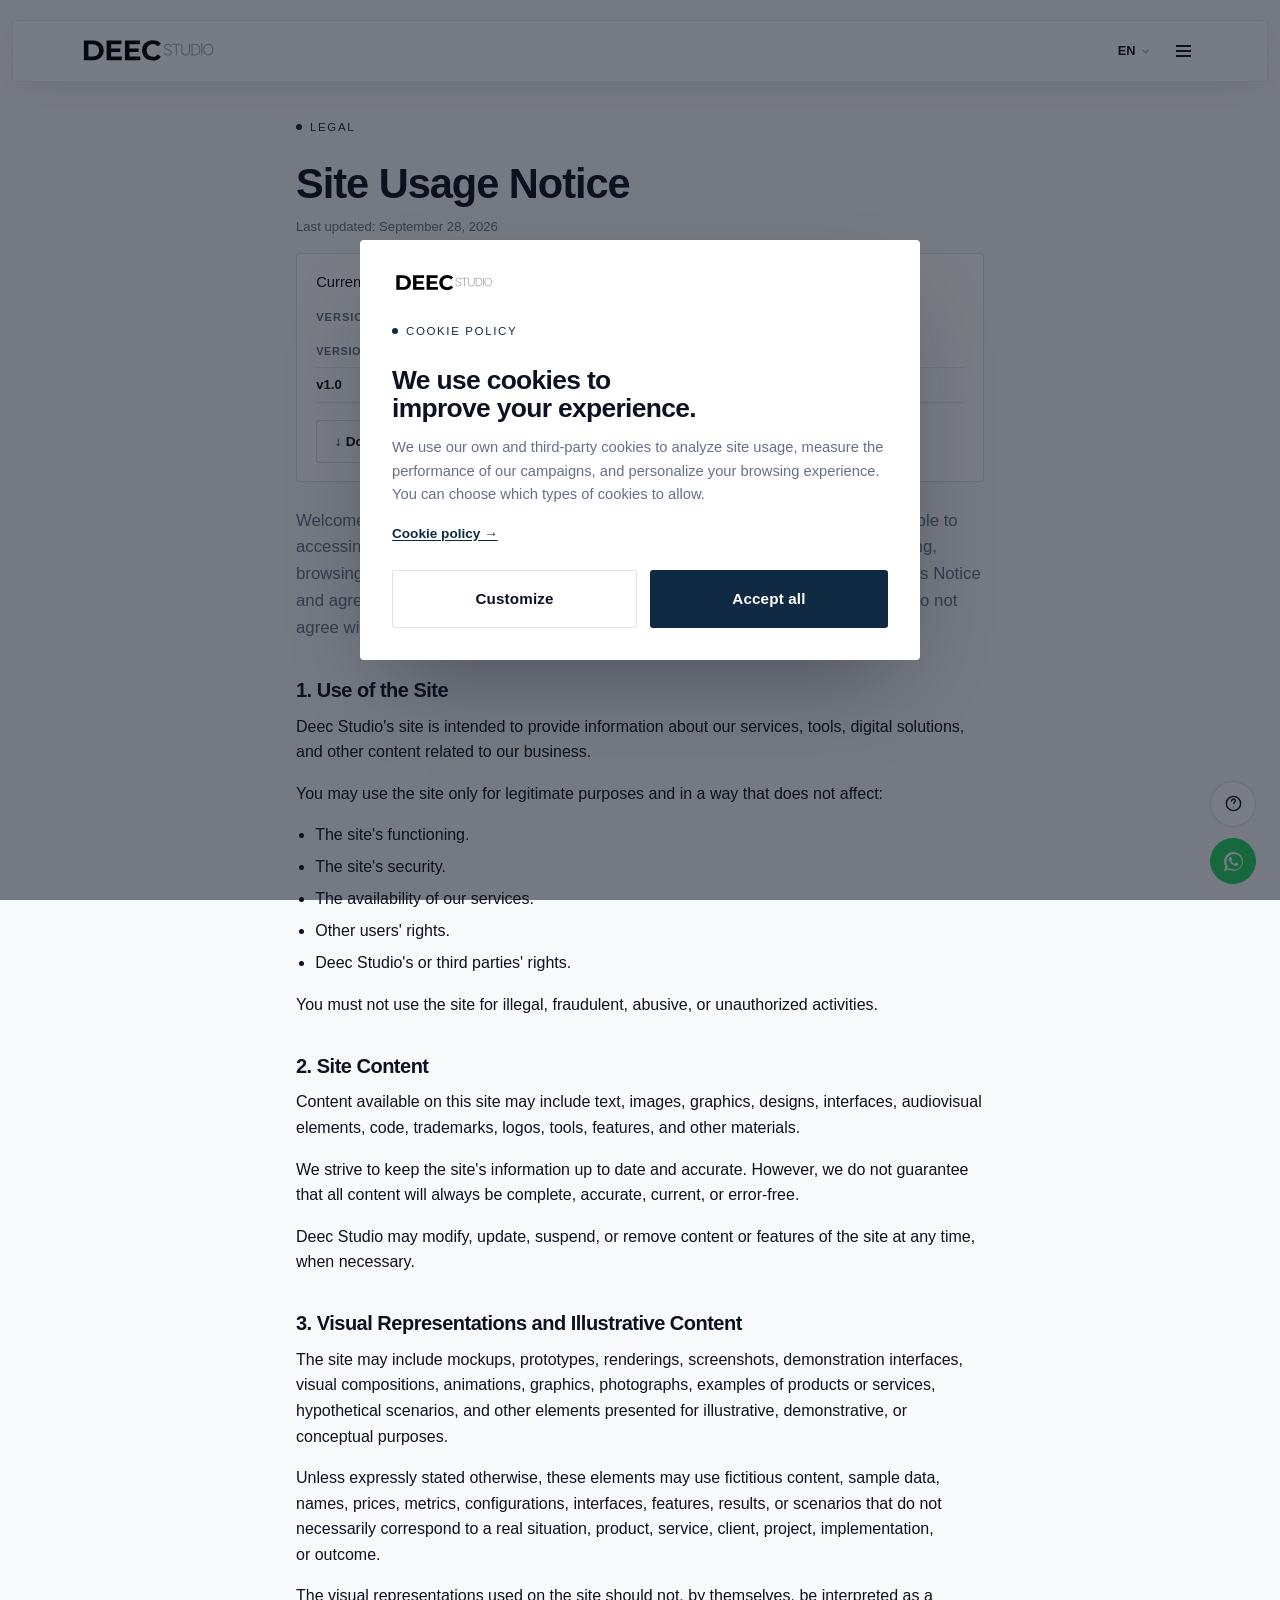
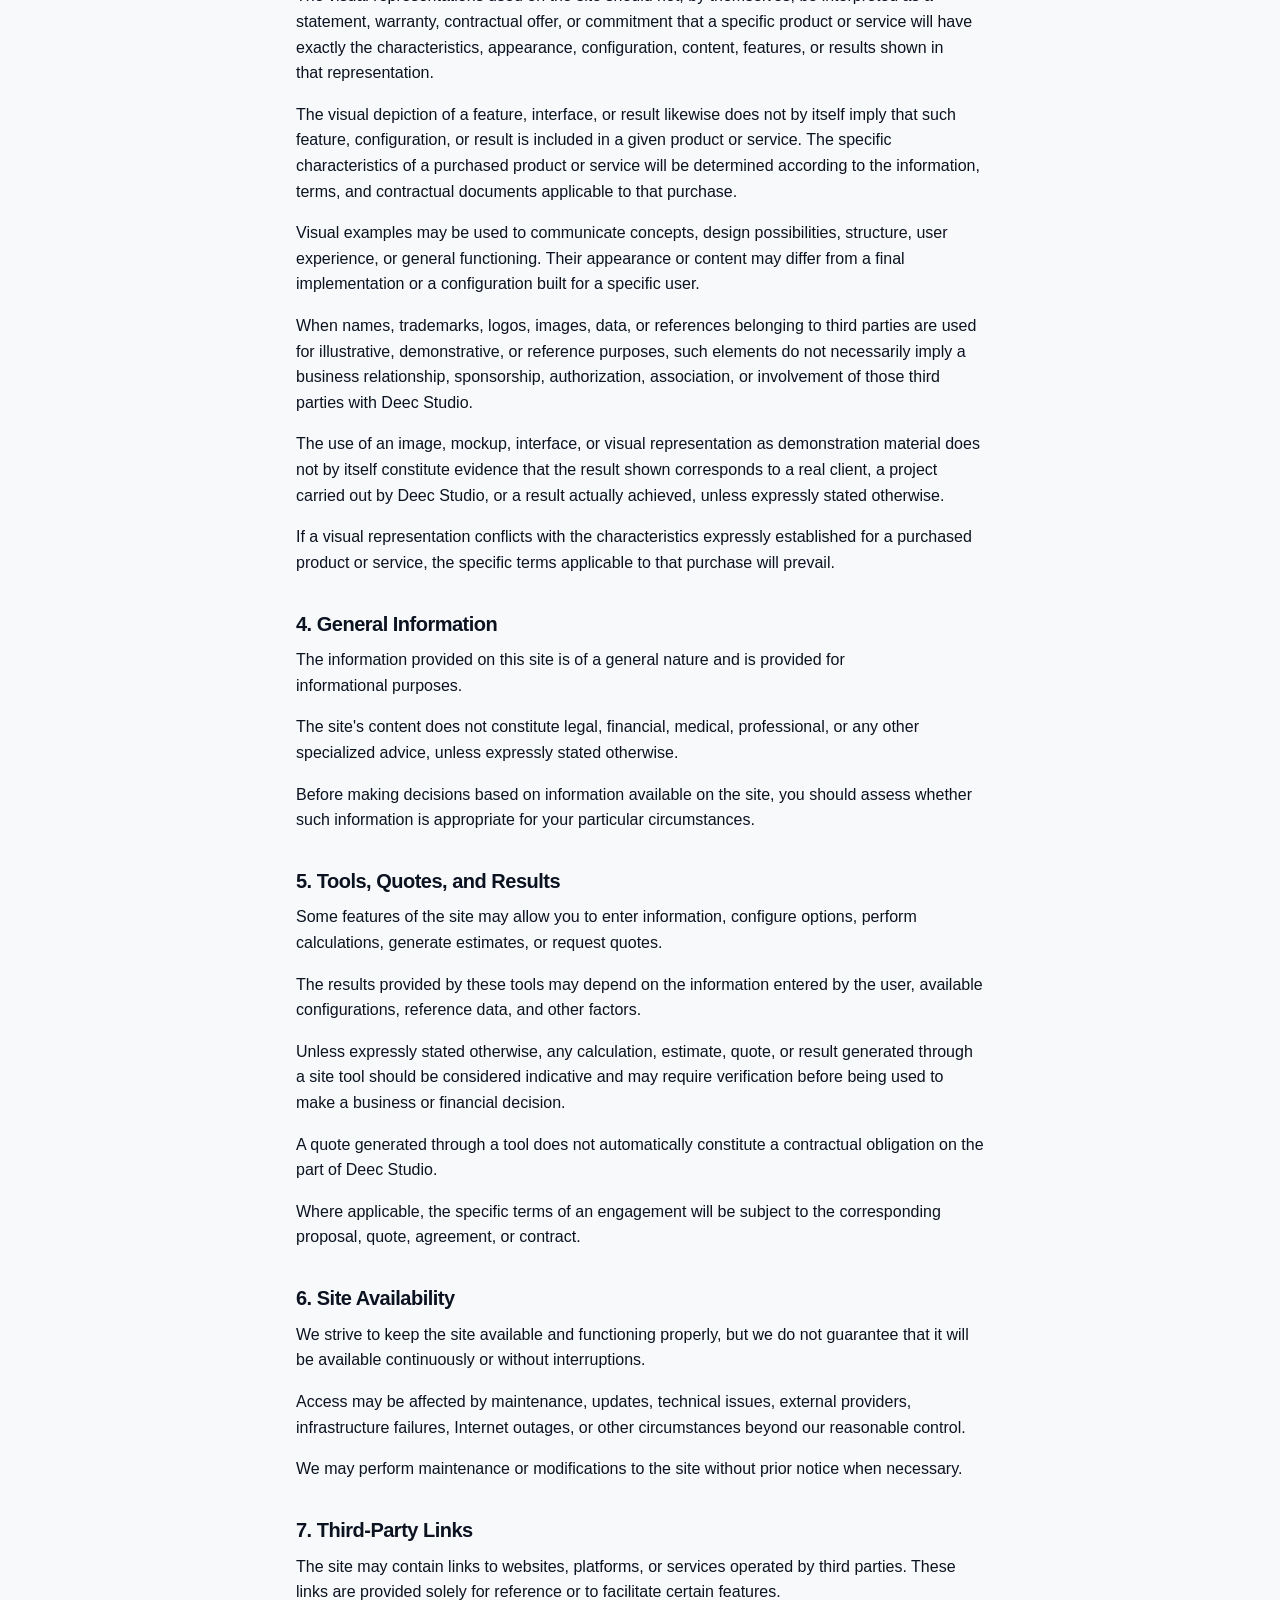
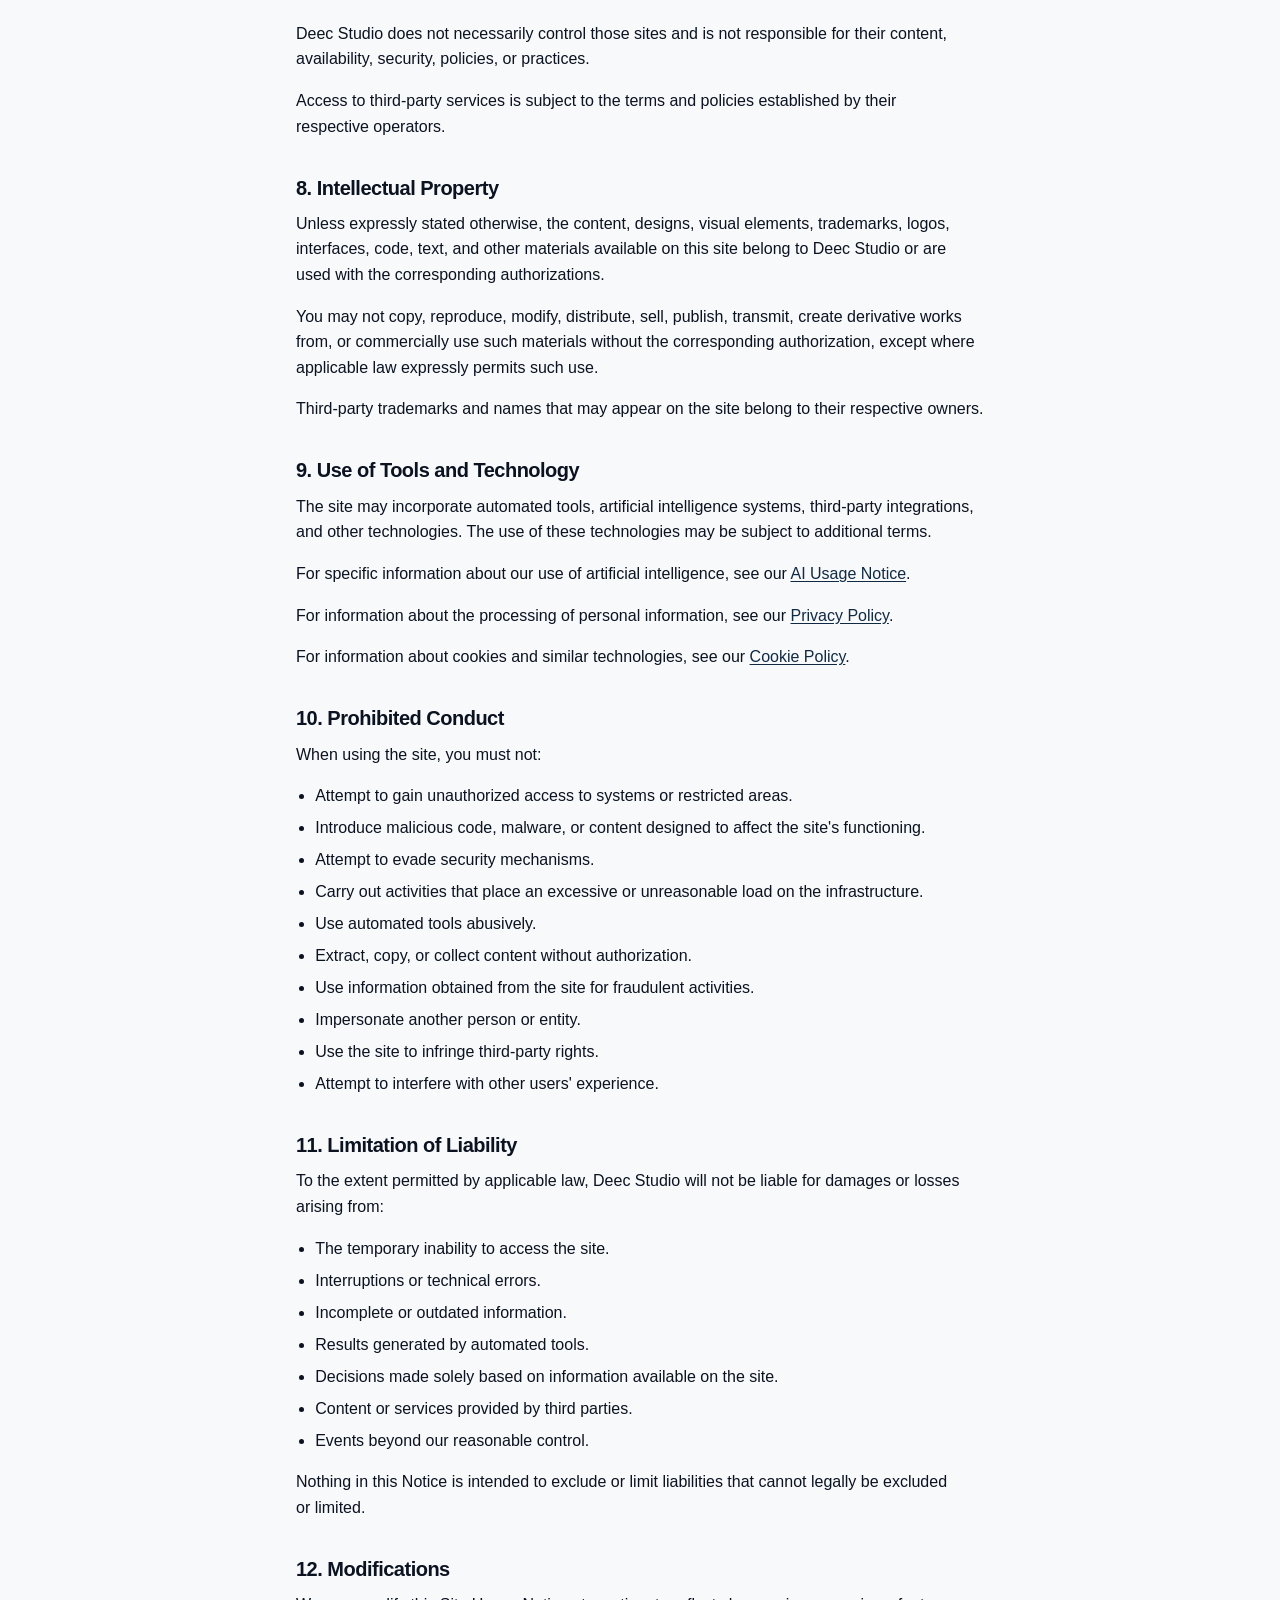
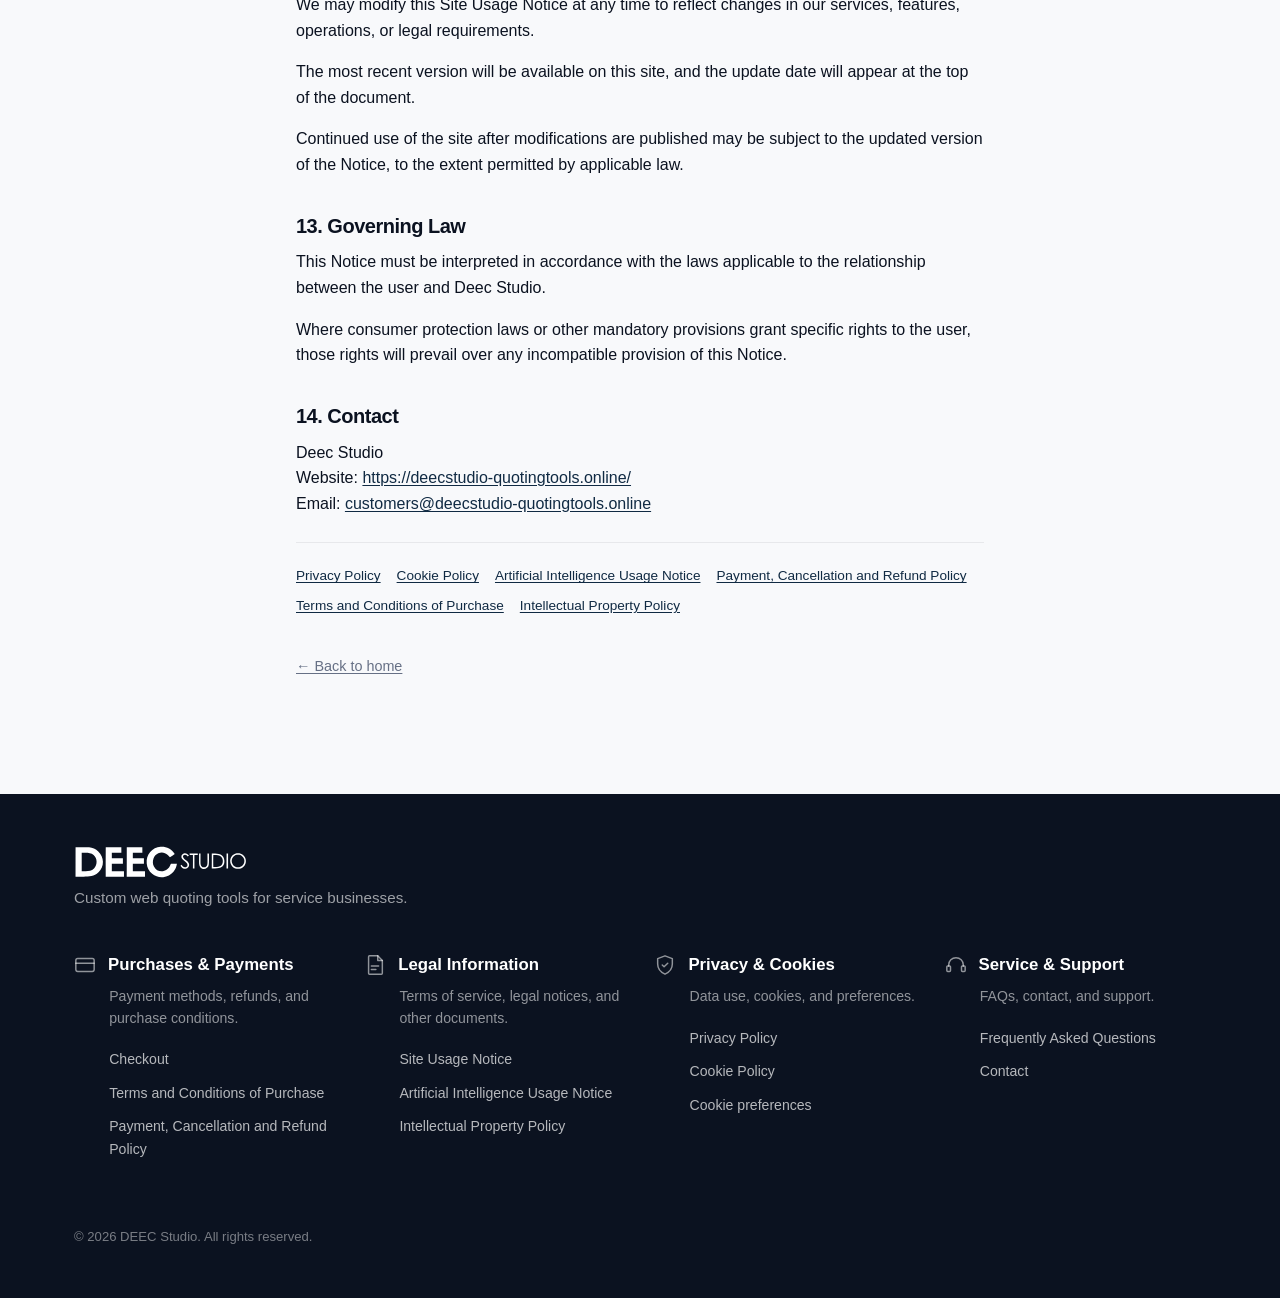
<file: Web Quoting Tools - DEEC Studio/aviso-de-uso.html>
<!DOCTYPE html>
<html lang="es">
<head>
<meta charset="UTF-8" />
<meta name="viewport" content="width=device-width, initial-scale=1" />

<!-- Site CSS goes first, right after the mandatory charset/viewport meta —
     see index.html for the full rationale (iOS Safari unstyled-flash fix). -->
<link rel="stylesheet" href="styles.css?v=2026101226" />

<!-- Whop tracking pixel + Meta Pixel: NOT loaded here — same consent-gated
     approach as index.html. See loadAnalyticsTracking() / initCookieConsent()
     in main.js. -->


<title>Aviso de Uso del Sitio — DEEC Studio</title>
<meta name="description" content="Condiciones generales aplicables al acceso y uso del sitio de DEEC Studio." />
<meta name="theme-color" content="#F8F9FB" />
<link rel="canonical" href="https://deecstudio-quotingtools.online/aviso-de-uso.html" />
<meta name="robots" content="noindex, follow" />

<meta property="og:type" content="website" />
<meta property="og:url" content="https://deecstudio-quotingtools.online/aviso-de-uso.html" />
<meta property="og:title" content="Aviso de Uso del Sitio — DEEC Studio" />
<meta property="og:description" content="Condiciones generales aplicables al acceso y uso del sitio de DEEC Studio." />
<meta name="twitter:card" content="summary" />
<meta name="twitter:title" content="Aviso de Uso del Sitio — DEEC Studio" />
<meta name="twitter:description" content="Condiciones generales aplicables al acceso y uso del sitio de DEEC Studio." />

<link rel="preconnect" href="https://api.fontshare.com">
<link rel="preconnect" href="https://fonts.googleapis.com">
<link rel="preconnect" href="https://fonts.gstatic.com" crossorigin>

<link rel="stylesheet" media="print" data-font-stylesheet href="https://api.fontshare.com/v2/css?f[]=satoshi@700,800,900,400,500&f[]=switzer@400,500,600,700,800,900&display=swap">
<link rel="stylesheet" media="print" data-font-stylesheet href="https://fonts.googleapis.com/css2?family=Caveat:wght@500;700&display=swap">
<link rel="stylesheet" media="print" data-font-stylesheet href="https://fonts.googleapis.com/css2?family=Geist:wght@400;500;600;700&display=swap">
<noscript>
<link rel="stylesheet" href="https://api.fontshare.com/v2/css?f[]=satoshi@700,800,900,400,500&f[]=switzer@400,500,600,700,800,900&display=swap">
<link rel="stylesheet" href="https://fonts.googleapis.com/css2?family=Caveat:wght@500;700&display=swap">
<link rel="stylesheet" href="https://fonts.googleapis.com/css2?family=Geist:wght@400;500;600;700&display=swap">
</noscript>

<link rel="icon" type="image/svg+xml" href="assets/favicon.svg?v=2026101226">
</head>
<body data-legal-doc="site-usage-notice">
<a class="skip-link" href="#main" data-i18n="a11y.skipLink">Saltar al contenido</a>

<header class="nav nav-flat" data-nav>
  <div class="nav-inner">
    <a class="nav-brand" href="index.html" aria-label="DEEC Studio">
      <img class="nav-brand-logo" alt="DEEC Studio" width="141" height="30" src="assets/logo-deecstudio.svg" />
    </a>
    <div class="nav-actions">
      <div class="lang-toggle lang-toggle-single" data-lang-toggle data-lang-toggle-single role="group" data-i18n-aria="a11y.langGroup" aria-label="Idioma">
        <button type="button" class="lang-btn is-active" data-lang="es" aria-pressed="true" aria-label="Español">
          <span>ES</span>
          <svg class="lang-btn-chevron" viewBox="0 0 24 24" fill="none" stroke="currentColor" stroke-width="2" stroke-linecap="round" stroke-linejoin="round" aria-hidden="true"><polyline points="6 9 12 15 18 9"/></svg>
        </button>
        <button type="button" class="lang-btn" data-lang="en" aria-pressed="false" aria-label="English">
          <span>EN</span>
          <svg class="lang-btn-chevron" viewBox="0 0 24 24" fill="none" stroke="currentColor" stroke-width="2" stroke-linecap="round" stroke-linejoin="round" aria-hidden="true"><polyline points="6 9 12 15 18 9"/></svg>
        </button>
      </div>
      <button class="menu-toggle" data-menu-toggle aria-expanded="false" aria-controls="menu-panel" aria-label="Abrir menú">
        <span class="menu-toggle-bar"></span>
        <span class="menu-toggle-bar"></span>
        <span class="menu-toggle-bar"></span>
      </button>
    </div>
  </div>
</header>

<div class="menu-backdrop" data-menu-backdrop hidden></div>
<nav id="menu-panel" class="menu-panel" data-menu-panel data-i18n-aria="a11y.mobileNav" aria-label="Menú de navegación" hidden>
  <ul class="menu-list">
    <li><a href="index.html#top" data-i18n="nav.item.home">Inicio</a></li>
    <li><a href="index.html#problema" data-i18n="nav.item.problem">El problema</a></li>
    <li><a href="index.html#solucion" data-i18n="nav.item.solution">Solución</a></li>
    <li><a href="index.html#como-funciona" data-i18n="nav.item.how">Cómo funciona</a></li>
    <li><a href="index.html#experiencia" data-i18n="nav.item.experience">La experiencia</a></li>
    <li><a href="index.html#oferta" data-i18n="nav.item.pricing">Precio</a></li>
    <li><a href="index.html#faq" data-i18n="nav.item.faq">Preguntas frecuentes</a></li>
  </ul>
</nav>

<div class="fab-stack" data-fab-stack>
  <a href="index.html#faq" class="fab-item" data-fab-item data-i18n-aria="a11y.faqLink" aria-label="Preguntas frecuentes">
    <span class="fab-bubble">
      <svg width="19" height="19" viewBox="0 0 24 24" fill="none" stroke="currentColor" stroke-width="1.8" stroke-linecap="round" stroke-linejoin="round"><circle cx="12" cy="12" r="9"/><path d="M9.5 9a2.5 2.5 0 0 1 4.6-1.4c.5.8.3 1.6-.4 2.2-.8.7-1.2 1.1-1.2 2.2"/><circle cx="12" cy="16.5" r=".6" fill="currentColor" stroke="none"/></svg>
    </span>
    <span class="fab-tooltip" data-i18n="fab.faq.title">Preguntas frecuentes</span>
  </a>
  <a href="#" class="fab-item" data-fab-item data-whatsapp-cta data-i18n-aria="a11y.whatsappLink" aria-label="Escribir por WhatsApp">
    <span class="fab-bubble fab-bubble-accent">
      <svg width="19" height="19" viewBox="0 0 24 24" fill="currentColor"><path d="M17.472 14.382c-.297-.149-1.758-.867-2.03-.967-.273-.099-.471-.148-.67.15-.197.297-.767.966-.94 1.164-.173.199-.347.223-.644.075-.297-.15-1.255-.463-2.39-1.475-.883-.788-1.48-1.761-1.653-2.059-.173-.297-.018-.458.13-.606.134-.133.298-.347.446-.52.149-.174.198-.298.298-.497.099-.198.05-.371-.025-.52-.075-.149-.669-1.612-.916-2.207-.242-.579-.487-.5-.669-.51-.173-.008-.371-.01-.57-.01-.198 0-.52.074-.792.372-.272.297-1.04 1.016-1.04 2.479 0 1.462 1.065 2.875 1.213 3.074.149.198 2.096 3.2 5.077 4.487.709.306 1.262.489 1.694.626.712.226 1.36.194 1.872.118.571-.085 1.758-.719 2.006-1.413.248-.694.248-1.289.173-1.413-.074-.124-.272-.198-.57-.347z"/><path d="M12.05 21.9c-1.596 0-3.16-.415-4.53-1.2l-.326-.194-3.37.884.9-3.286-.213-.337a9.86 9.86 0 0 1-1.51-5.25c0-5.45 4.44-9.885 9.9-9.885 2.643 0 5.126 1.03 6.994 2.898a9.82 9.82 0 0 1 2.9 6.994c-.003 5.45-4.444 9.876-9.744 9.876zm8.413-18.28A11.815 11.815 0 0 0 12.05 0C5.495 0 .16 5.327.157 11.874a11.84 11.84 0 0 0 1.596 5.96L0 24l6.335-1.652a11.9 11.9 0 0 0 5.71 1.452h.005c6.554 0 11.89-5.328 11.893-11.876a11.8 11.8 0 0 0-3.48-8.304z"/></svg>
    </span>
    <span class="fab-tooltip" data-i18n="fab.whatsapp.title">¿Tienes dudas o preguntas? Contáctanos</span>
  </a>
</div>

<div class="toast" data-toast role="status" aria-live="polite"></div>

<main id="main">
<section class="section legal-top">
  <div class="container legal-page">
    <p class="eyebrow" data-i18n="legal.eyebrow">Legal</p>

    <div data-lang-content="es">
      <h1 class="legal-title">Aviso de Uso del Sitio</h1>
      <p class="legal-updated" data-legal-updated>Última actualización: 28 de septiembre de 2026</p>
      <div class="legal-version-block">
        <p class="legal-version-current"><span data-i18n="legal.versionLabel">Versión vigente:</span> <strong data-legal-version-current>v1.0</strong></p>
        <p class="legal-version-history-label" data-i18n="legal.versionHistoryLabel">Historial de versiones</p>
        <table class="legal-version-table" data-legal-version-table>
          <thead>
            <tr>
              <th data-i18n="legal.versionTableVersion">Versión</th>
              <th data-i18n="legal.versionTableDate">Fecha</th>
              <th data-i18n="legal.versionTableDescription">Descripción</th>
            </tr>
          </thead>
          <tbody></tbody>
        </table>
        <button type="button" class="btn btn-outline legal-pdf-btn" data-legal-pdf-download>
          <span data-i18n="legal.downloadPdf">↓ Descargar PDF</span>
        </button>
      </div>
      <p class="legal-intro">Bienvenido a Deec Studio. Este Aviso de Uso del Sitio establece las condiciones generales aplicables al acceso y utilización del sitio web <a href="https://deecstudio-quotingtools.online/">https://deecstudio-quotingtools.online/</a>. Al acceder, navegar o utilizar este sitio, reconoces que has leído y comprendido este Aviso y que aceptas utilizar el sitio de manera responsable y de conformidad con las leyes aplicables. Si no estás de acuerdo con alguna de estas condiciones, debes abstenerte de utilizar el sitio.</p>

      <div class="legal-body">
        <h2>1. Uso del sitio</h2>
        <p>El sitio de Deec Studio está destinado a proporcionar información sobre nuestros servicios, herramientas, soluciones digitales y otros contenidos relacionados con nuestra actividad.</p>
        <p>Puedes utilizar el sitio únicamente para fines legítimos y de una manera que no afecte:</p>
        <ul>
          <li>El funcionamiento del sitio.</li>
          <li>La seguridad del sitio.</li>
          <li>La disponibilidad de nuestros servicios.</li>
          <li>Los derechos de otros usuarios.</li>
          <li>Los derechos de Deec Studio o de terceros.</li>
        </ul>
        <p>No debes utilizar el sitio para actividades ilegales, fraudulentas, abusivas o no autorizadas.</p>

        <h2>2. Contenido del sitio</h2>
        <p>El contenido disponible en este sitio puede incluir textos, imágenes, gráficos, diseños, interfaces, elementos audiovisuales, código, marcas, logotipos, herramientas, funcionalidades y otros materiales.</p>
        <p>Procuramos mantener la información del sitio actualizada y precisa. Sin embargo, no garantizamos que todo el contenido sea siempre completo, exacto, actualizado o libre de errores.</p>
        <p>Deec Studio puede modificar, actualizar, suspender o retirar contenido o funcionalidades del sitio en cualquier momento, cuando resulte necesario.</p>

        <h2>3. Representaciones visuales y contenido ilustrativo</h2>
        <p>El sitio puede incluir mockups, prototipos, renderizados, capturas de pantalla, interfaces demostrativas, composiciones visuales, animaciones, gráficos, fotografías, ejemplos de productos o servicios, escenarios hipotéticos y otros elementos presentados con fines ilustrativos, demostrativos o conceptuales.</p>
        <p>Salvo que se indique expresamente lo contrario, estos elementos pueden utilizar contenido ficticio, datos de ejemplo, nombres, precios, métricas, configuraciones, interfaces, funcionalidades, resultados o escenarios que no correspondan necesariamente a una situación, producto, servicio, cliente, proyecto, implementación o resultado real.</p>
        <p>Las representaciones visuales utilizadas en el sitio no deben interpretarse por sí mismas como una declaración, garantía, oferta contractual o compromiso de que un producto o servicio específico tendrá exactamente las características, apariencia, configuración, contenido, funcionalidades o resultados mostrados en dicha representación.</p>
        <p>La representación visual de una funcionalidad, interfaz o resultado tampoco implica por sí misma que dicha funcionalidad, configuración o resultado esté incluido en un producto o servicio determinado. Las características específicas de un producto o servicio adquirido se determinarán conforme a la información, condiciones y documentos contractuales que resulten aplicables a dicha adquisición.</p>
        <p>Los ejemplos visuales podrán utilizarse para comunicar conceptos, posibilidades de diseño, estructura, experiencia de usuario o funcionamiento general. Su apariencia o contenido podrá diferir de una implementación final o de una configuración realizada para un usuario determinado.</p>
        <p>Cuando se utilicen nombres, marcas, logotipos, imágenes, datos o referencias correspondientes a terceros con fines ilustrativos, demostrativos o de referencia, dichos elementos no implican necesariamente una relación comercial, patrocinio, autorización, asociación o participación de dichos terceros con Deec Studio.</p>
        <p>La utilización de una imagen, mockup, interfaz o representación visual como material demostrativo no constituye por sí misma evidencia de que el resultado mostrado corresponda a un cliente real, a un proyecto ejecutado por Deec Studio o a un resultado efectivamente obtenido, salvo que se indique expresamente lo contrario.</p>
        <p>En caso de que una representación visual entre en conflicto con las características expresamente establecidas para un producto o servicio adquirido, prevalecerán las condiciones específicas aplicables a dicha adquisición.</p>

        <h2>4. Información general</h2>
        <p>La información proporcionada en este sitio tiene carácter general y se proporciona con fines informativos.</p>
        <p>El contenido del sitio no constituye asesoramiento legal, financiero, médico, profesional o de cualquier otra naturaleza especializada, salvo que expresamente se indique lo contrario.</p>
        <p>Antes de tomar decisiones basadas en información disponible en el sitio, debes evaluar si dicha información es adecuada para tus circunstancias particulares.</p>

        <h2>5. Herramientas, cotizaciones y resultados</h2>
        <p>Algunas funcionalidades del sitio pueden permitirte introducir información, configurar opciones, realizar cálculos, generar estimaciones o solicitar cotizaciones.</p>
        <p>Los resultados proporcionados por estas herramientas pueden depender de la información introducida por el usuario, configuraciones disponibles, datos de referencia y otros factores.</p>
        <p>Salvo que se indique expresamente lo contrario, cualquier cálculo, estimación, cotización o resultado generado mediante una herramienta del sitio debe considerarse orientativo y puede requerir verificación antes de utilizarse para tomar una decisión comercial o financiera.</p>
        <p>Una cotización generada mediante una herramienta no constituye automáticamente una obligación contractual por parte de Deec Studio.</p>
        <p>Cuando corresponda, los términos específicos de una contratación estarán sujetos a la propuesta, cotización, acuerdo o contrato correspondiente.</p>

        <h2>6. Disponibilidad del sitio</h2>
        <p>Procuramos mantener el sitio disponible y funcionando correctamente, pero no garantizamos que estará disponible de manera continua o sin interrupciones.</p>
        <p>El acceso puede verse afectado por mantenimiento, actualizaciones, problemas técnicos, proveedores externos, fallos de infraestructura, interrupciones de Internet u otras circunstancias fuera de nuestro control razonable.</p>
        <p>Podemos realizar mantenimiento o modificaciones al sitio sin previo aviso cuando sea necesario.</p>

        <h2>7. Enlaces a terceros</h2>
        <p>El sitio puede contener enlaces hacia sitios web, plataformas o servicios operados por terceros. Estos enlaces se proporcionan únicamente como referencia o para facilitar determinadas funcionalidades.</p>
        <p>Deec Studio no controla necesariamente esos sitios y no es responsable de su contenido, disponibilidad, seguridad, políticas o prácticas.</p>
        <p>El acceso a servicios de terceros está sujeto a los términos y políticas establecidos por sus respectivos operadores.</p>

        <h2>8. Propiedad intelectual</h2>
        <p>Salvo que se indique expresamente lo contrario, los contenidos, diseños, elementos visuales, marcas, logotipos, interfaces, código, textos y demás materiales disponibles en este sitio pertenecen a Deec Studio o se utilizan con las autorizaciones correspondientes.</p>
        <p>No está permitido copiar, reproducir, modificar, distribuir, vender, publicar, transmitir, crear obras derivadas o utilizar comercialmente dichos materiales sin la autorización correspondiente, salvo cuando una ley aplicable permita expresamente dicho uso.</p>
        <p>Las marcas y nombres de terceros que puedan aparecer en el sitio pertenecen a sus respectivos propietarios.</p>

        <h2>9. Uso de herramientas y tecnología</h2>
        <p>El sitio puede incorporar herramientas automatizadas, sistemas de inteligencia artificial, integraciones de terceros y otras tecnologías. El uso de estas tecnologías puede estar sujeto a condiciones adicionales.</p>
        <p>Para obtener información específica sobre el uso de inteligencia artificial, consulta nuestro <a href="aviso-uso-ia.html">Aviso de Uso de Inteligencia Artificial</a>.</p>
        <p>Para información sobre el tratamiento de información personal, consulta nuestra <a href="politica-privacidad.html">Política de Privacidad</a>.</p>
        <p>Para información sobre cookies y tecnologías similares, consulta nuestra <a href="politica-cookies.html">Política de Cookies</a>.</p>

        <h2>10. Conductas prohibidas</h2>
        <p>Al utilizar el sitio, no debes:</p>
        <ul>
          <li>Intentar acceder sin autorización a sistemas o áreas restringidas.</li>
          <li>Introducir código malicioso, malware o contenido diseñado para afectar el funcionamiento del sitio.</li>
          <li>Intentar evadir mecanismos de seguridad.</li>
          <li>Realizar actividades que generen una carga excesiva o no razonable sobre la infraestructura.</li>
          <li>Utilizar herramientas automatizadas de forma abusiva.</li>
          <li>Extraer, copiar o recopilar contenido de manera no autorizada.</li>
          <li>Utilizar información obtenida del sitio para actividades fraudulentas.</li>
          <li>Suplantar a otra persona o entidad.</li>
          <li>Utilizar el sitio para infringir derechos de terceros.</li>
          <li>Intentar interferir con la experiencia de otros usuarios.</li>
        </ul>

        <h2>11. Limitación de responsabilidad</h2>
        <p>En la medida permitida por la legislación aplicable, Deec Studio no será responsable por daños o pérdidas derivados de:</p>
        <ul>
          <li>La imposibilidad temporal de acceder al sitio.</li>
          <li>Interrupciones o errores técnicos.</li>
          <li>Información incompleta o desactualizada.</li>
          <li>Resultados generados por herramientas automatizadas.</li>
          <li>Decisiones tomadas exclusivamente con base en información disponible en el sitio.</li>
          <li>Contenido o servicios proporcionados por terceros.</li>
          <li>Eventos fuera de nuestro control razonable.</li>
        </ul>
        <p>Nada de lo establecido en este Aviso pretende excluir o limitar responsabilidades que legalmente no puedan excluirse o limitarse.</p>

        <h2>12. Modificaciones</h2>
        <p>Podemos modificar este Aviso de Uso del Sitio en cualquier momento para reflejar cambios en nuestros servicios, funcionalidades, operaciones o requisitos legales.</p>
        <p>La versión más reciente estará disponible en este sitio y la fecha de actualización aparecerá al inicio del documento.</p>
        <p>El uso continuado del sitio después de la publicación de modificaciones puede estar sujeto a la versión actualizada del Aviso, en la medida permitida por la legislación aplicable.</p>

        <h2>13. Legislación aplicable</h2>
        <p>Este Aviso debe interpretarse de acuerdo con las leyes que resulten aplicables a la relación entre el usuario y Deec Studio.</p>
        <p>Cuando las leyes de protección al consumidor u otras disposiciones obligatorias otorguen derechos específicos al usuario, dichos derechos prevalecerán sobre cualquier disposición incompatible de este Aviso.</p>

        <h2>14. Contacto</h2>
        <p>Deec Studio<br>Sitio web: <a href="https://deecstudio-quotingtools.online/">https://deecstudio-quotingtools.online/</a><br>Correo electrónico: <a href="mailto:customers@deecstudio-quotingtools.online">customers@deecstudio-quotingtools.online</a></p>
      </div>
    </div>

    <div data-lang-content="en" hidden>
      <h1 class="legal-title">Site Usage Notice</h1>
      <p class="legal-updated" data-legal-updated>Last updated: September 28, 2026</p>
      <div class="legal-version-block">
        <p class="legal-version-current"><span data-i18n="legal.versionLabel">Versión vigente:</span> <strong data-legal-version-current>v1.0</strong></p>
        <p class="legal-version-history-label" data-i18n="legal.versionHistoryLabel">Historial de versiones</p>
        <table class="legal-version-table" data-legal-version-table>
          <thead>
            <tr>
              <th data-i18n="legal.versionTableVersion">Versión</th>
              <th data-i18n="legal.versionTableDate">Fecha</th>
              <th data-i18n="legal.versionTableDescription">Descripción</th>
            </tr>
          </thead>
          <tbody></tbody>
        </table>
        <button type="button" class="btn btn-outline legal-pdf-btn" data-legal-pdf-download>
          <span data-i18n="legal.downloadPdf">↓ Descargar PDF</span>
        </button>
      </div>
      <p class="legal-intro">Welcome to Deec Studio. This Site Usage Notice sets out the general terms applicable to accessing and using the website <a href="https://deecstudio-quotingtools.online/">https://deecstudio-quotingtools.online/</a>. By accessing, browsing, or using this site, you acknowledge that you have read and understood this Notice and agree to use the site responsibly and in accordance with applicable law. If you do not agree with any of these terms, you should refrain from using the site.</p>

      <div class="legal-body">
        <h2>1. Use of the Site</h2>
        <p>Deec Studio's site is intended to provide information about our services, tools, digital solutions, and other content related to our business.</p>
        <p>You may use the site only for legitimate purposes and in a way that does not affect:</p>
        <ul>
          <li>The site's functioning.</li>
          <li>The site's security.</li>
          <li>The availability of our services.</li>
          <li>Other users' rights.</li>
          <li>Deec Studio's or third parties' rights.</li>
        </ul>
        <p>You must not use the site for illegal, fraudulent, abusive, or unauthorized activities.</p>

        <h2>2. Site Content</h2>
        <p>Content available on this site may include text, images, graphics, designs, interfaces, audiovisual elements, code, trademarks, logos, tools, features, and other materials.</p>
        <p>We strive to keep the site's information up to date and accurate. However, we do not guarantee that all content will always be complete, accurate, current, or error-free.</p>
        <p>Deec Studio may modify, update, suspend, or remove content or features of the site at any time, when necessary.</p>

        <h2>3. Visual Representations and Illustrative Content</h2>
        <p>The site may include mockups, prototypes, renderings, screenshots, demonstration interfaces, visual compositions, animations, graphics, photographs, examples of products or services, hypothetical scenarios, and other elements presented for illustrative, demonstrative, or conceptual purposes.</p>
        <p>Unless expressly stated otherwise, these elements may use fictitious content, sample data, names, prices, metrics, configurations, interfaces, features, results, or scenarios that do not necessarily correspond to a real situation, product, service, client, project, implementation, or outcome.</p>
        <p>The visual representations used on the site should not, by themselves, be interpreted as a statement, warranty, contractual offer, or commitment that a specific product or service will have exactly the characteristics, appearance, configuration, content, features, or results shown in that representation.</p>
        <p>The visual depiction of a feature, interface, or result likewise does not by itself imply that such feature, configuration, or result is included in a given product or service. The specific characteristics of a purchased product or service will be determined according to the information, terms, and contractual documents applicable to that purchase.</p>
        <p>Visual examples may be used to communicate concepts, design possibilities, structure, user experience, or general functioning. Their appearance or content may differ from a final implementation or a configuration built for a specific user.</p>
        <p>When names, trademarks, logos, images, data, or references belonging to third parties are used for illustrative, demonstrative, or reference purposes, such elements do not necessarily imply a business relationship, sponsorship, authorization, association, or involvement of those third parties with Deec Studio.</p>
        <p>The use of an image, mockup, interface, or visual representation as demonstration material does not by itself constitute evidence that the result shown corresponds to a real client, a project carried out by Deec Studio, or a result actually achieved, unless expressly stated otherwise.</p>
        <p>If a visual representation conflicts with the characteristics expressly established for a purchased product or service, the specific terms applicable to that purchase will prevail.</p>

        <h2>4. General Information</h2>
        <p>The information provided on this site is of a general nature and is provided for informational purposes.</p>
        <p>The site's content does not constitute legal, financial, medical, professional, or any other specialized advice, unless expressly stated otherwise.</p>
        <p>Before making decisions based on information available on the site, you should assess whether such information is appropriate for your particular circumstances.</p>

        <h2>5. Tools, Quotes, and Results</h2>
        <p>Some features of the site may allow you to enter information, configure options, perform calculations, generate estimates, or request quotes.</p>
        <p>The results provided by these tools may depend on the information entered by the user, available configurations, reference data, and other factors.</p>
        <p>Unless expressly stated otherwise, any calculation, estimate, quote, or result generated through a site tool should be considered indicative and may require verification before being used to make a business or financial decision.</p>
        <p>A quote generated through a tool does not automatically constitute a contractual obligation on the part of Deec Studio.</p>
        <p>Where applicable, the specific terms of an engagement will be subject to the corresponding proposal, quote, agreement, or contract.</p>

        <h2>6. Site Availability</h2>
        <p>We strive to keep the site available and functioning properly, but we do not guarantee that it will be available continuously or without interruptions.</p>
        <p>Access may be affected by maintenance, updates, technical issues, external providers, infrastructure failures, Internet outages, or other circumstances beyond our reasonable control.</p>
        <p>We may perform maintenance or modifications to the site without prior notice when necessary.</p>

        <h2>7. Third-Party Links</h2>
        <p>The site may contain links to websites, platforms, or services operated by third parties. These links are provided solely for reference or to facilitate certain features.</p>
        <p>Deec Studio does not necessarily control those sites and is not responsible for their content, availability, security, policies, or practices.</p>
        <p>Access to third-party services is subject to the terms and policies established by their respective operators.</p>

        <h2>8. Intellectual Property</h2>
        <p>Unless expressly stated otherwise, the content, designs, visual elements, trademarks, logos, interfaces, code, text, and other materials available on this site belong to Deec Studio or are used with the corresponding authorizations.</p>
        <p>You may not copy, reproduce, modify, distribute, sell, publish, transmit, create derivative works from, or commercially use such materials without the corresponding authorization, except where applicable law expressly permits such use.</p>
        <p>Third-party trademarks and names that may appear on the site belong to their respective owners.</p>

        <h2>9. Use of Tools and Technology</h2>
        <p>The site may incorporate automated tools, artificial intelligence systems, third-party integrations, and other technologies. The use of these technologies may be subject to additional terms.</p>
        <p>For specific information about our use of artificial intelligence, see our <a href="aviso-uso-ia.html">AI Usage Notice</a>.</p>
        <p>For information about the processing of personal information, see our <a href="politica-privacidad.html">Privacy Policy</a>.</p>
        <p>For information about cookies and similar technologies, see our <a href="politica-cookies.html">Cookie Policy</a>.</p>

        <h2>10. Prohibited Conduct</h2>
        <p>When using the site, you must not:</p>
        <ul>
          <li>Attempt to gain unauthorized access to systems or restricted areas.</li>
          <li>Introduce malicious code, malware, or content designed to affect the site's functioning.</li>
          <li>Attempt to evade security mechanisms.</li>
          <li>Carry out activities that place an excessive or unreasonable load on the infrastructure.</li>
          <li>Use automated tools abusively.</li>
          <li>Extract, copy, or collect content without authorization.</li>
          <li>Use information obtained from the site for fraudulent activities.</li>
          <li>Impersonate another person or entity.</li>
          <li>Use the site to infringe third-party rights.</li>
          <li>Attempt to interfere with other users' experience.</li>
        </ul>

        <h2>11. Limitation of Liability</h2>
        <p>To the extent permitted by applicable law, Deec Studio will not be liable for damages or losses arising from:</p>
        <ul>
          <li>The temporary inability to access the site.</li>
          <li>Interruptions or technical errors.</li>
          <li>Incomplete or outdated information.</li>
          <li>Results generated by automated tools.</li>
          <li>Decisions made solely based on information available on the site.</li>
          <li>Content or services provided by third parties.</li>
          <li>Events beyond our reasonable control.</li>
        </ul>
        <p>Nothing in this Notice is intended to exclude or limit liabilities that cannot legally be excluded or limited.</p>

        <h2>12. Modifications</h2>
        <p>We may modify this Site Usage Notice at any time to reflect changes in our services, features, operations, or legal requirements.</p>
        <p>The most recent version will be available on this site, and the update date will appear at the top of the document.</p>
        <p>Continued use of the site after modifications are published may be subject to the updated version of the Notice, to the extent permitted by applicable law.</p>

        <h2>13. Governing Law</h2>
        <p>This Notice must be interpreted in accordance with the laws applicable to the relationship between the user and Deec Studio.</p>
        <p>Where consumer protection laws or other mandatory provisions grant specific rights to the user, those rights will prevail over any incompatible provision of this Notice.</p>

        <h2>14. Contact</h2>
        <p>Deec Studio<br>Website: <a href="https://deecstudio-quotingtools.online/">https://deecstudio-quotingtools.online/</a><br>Email: <a href="mailto:customers@deecstudio-quotingtools.online">customers@deecstudio-quotingtools.online</a></p>
      </div>
    </div>

    <nav class="legal-doc-nav" aria-label="Otros documentos legales">
      <a href="politica-privacidad.html" data-i18n="footer.privacyLink">Política de Privacidad</a>
      <a href="politica-cookies.html" data-i18n="footer.cookiesLink">Política de Cookies</a>
      <a href="aviso-uso-ia.html" data-i18n="footer.aiNoticeLink">Aviso de Uso de Inteligencia Artificial</a>
      <a href="politica-pagos.html" data-i18n="footer.paymentsPolicyLink">Política de Pagos, Cancelaciones y Reembolsos</a>
      <a href="terminos-condiciones-compra.html" data-i18n="footer.termsOfPurchaseLink">Términos y Condiciones de Compra</a>
      <a href="politica-propiedad-intelectual.html" data-i18n="footer.ipPolicyLink">Política de Propiedad Intelectual</a>
    </nav>

    <a class="legal-back" href="index.html" data-i18n="legal.backHome">← Volver al inicio</a>
  </div>
</section>
</main>

<footer class="footer">
  <div class="container footer-minimal">
    <div class="footer-identity">
      <img class="footer-logo" src="assets/logo-deecstudio-wordmark.svg" alt="DEEC Studio" width="174" height="34" />
      <p class="footer-tagline" data-i18n="footer.tagline">Cotizadores web personalizados para negocios de servicios.</p>
    </div>
    <div class="footer-categories">
      <details class="footer-cat">
        <summary class="footer-cat-summary">
          <span class="footer-cat-summary-row">
            <span class="footer-cat-heading">
              <svg class="footer-cat-glyph" width="22" height="22" viewBox="0 0 24 24" fill="none" stroke="currentColor" stroke-width="1.6" stroke-linecap="round" stroke-linejoin="round" aria-hidden="true"><rect x="2" y="5" width="20" height="14" rx="2"/><line x1="2" y1="10" x2="22" y2="10"/></svg>
              <span class="footer-cat-title" data-i18n="footer.cat.purchases.title">Compras y pagos</span>
            </span>
            <svg class="footer-cat-chevron" width="16" height="16" viewBox="0 0 24 24" fill="none" stroke="currentColor" stroke-width="2" stroke-linecap="round" stroke-linejoin="round" aria-hidden="true"><polyline points="6 9 12 15 18 9"/></svg>
          </span>
          <span class="footer-cat-desc" data-i18n="footer.cat.purchases.desc">Métodos de pago, reembolsos y condiciones de compra.</span>
        </summary>
        <nav class="footer-links" aria-label="Compras y pagos">
          <a href="checkout.html" data-i18n="footer.checkoutLink">Checkout</a>
          <a href="terminos-condiciones-compra.html" data-i18n="footer.termsOfPurchaseLink">Términos y Condiciones de Compra</a>
          <a href="politica-pagos.html" data-i18n="footer.paymentsPolicyLink">Política de Pagos, Cancelaciones y Reembolsos</a>
        </nav>
      </details>
      <details class="footer-cat">
        <summary class="footer-cat-summary">
          <span class="footer-cat-summary-row">
            <span class="footer-cat-heading">
              <svg class="footer-cat-glyph" width="22" height="22" viewBox="0 0 24 24" fill="none" stroke="currentColor" stroke-width="1.6" stroke-linecap="round" stroke-linejoin="round" aria-hidden="true"><path d="M6 2h9l5 5v14a1 1 0 0 1-1 1H6a1 1 0 0 1-1-1V3a1 1 0 0 1 1-1z"/><polyline points="15 2 15 7 20 7"/><line x1="8" y1="13" x2="16" y2="13"/><line x1="8" y1="17" x2="13" y2="17"/></svg>
              <span class="footer-cat-title" data-i18n="footer.cat.legal.title">Información legal</span>
            </span>
            <svg class="footer-cat-chevron" width="16" height="16" viewBox="0 0 24 24" fill="none" stroke="currentColor" stroke-width="2" stroke-linecap="round" stroke-linejoin="round" aria-hidden="true"><polyline points="6 9 12 15 18 9"/></svg>
          </span>
          <span class="footer-cat-desc" data-i18n="footer.cat.legal.desc">Términos de servicio, avisos legales y otros documentos.</span>
        </summary>
        <nav class="footer-links" aria-label="Información legal">
          <a href="aviso-de-uso.html" data-i18n="footer.termsLink">Aviso de Uso del Sitio</a>
          <a href="aviso-uso-ia.html" data-i18n="footer.aiNoticeLink">Aviso de Uso de Inteligencia Artificial</a>
          <a href="politica-propiedad-intelectual.html" data-i18n="footer.ipPolicyLink">Política de Propiedad Intelectual</a>
        </nav>
      </details>
      <details class="footer-cat">
        <summary class="footer-cat-summary">
          <span class="footer-cat-summary-row">
            <span class="footer-cat-heading">
              <svg class="footer-cat-glyph" width="22" height="22" viewBox="0 0 24 24" fill="none" stroke="currentColor" stroke-width="1.6" stroke-linecap="round" stroke-linejoin="round" aria-hidden="true"><path d="M12 2 4 5v6c0 5 3.5 9 8 11 4.5-2 8-6 8-11V5l-8-3z"/><polyline points="9 12 11 14 15 10"/></svg>
              <span class="footer-cat-title" data-i18n="footer.cat.privacy.title">Privacidad y cookies</span>
            </span>
            <svg class="footer-cat-chevron" width="16" height="16" viewBox="0 0 24 24" fill="none" stroke="currentColor" stroke-width="2" stroke-linecap="round" stroke-linejoin="round" aria-hidden="true"><polyline points="6 9 12 15 18 9"/></svg>
          </span>
          <span class="footer-cat-desc" data-i18n="footer.cat.privacy.desc">Uso de datos, cookies y preferencias.</span>
        </summary>
        <nav class="footer-links" aria-label="Privacidad y cookies">
          <a href="politica-privacidad.html" data-i18n="footer.privacyLink">Política de Privacidad</a>
          <a href="politica-cookies.html" data-i18n="footer.cookiesLink">Política de Cookies</a>
          <button type="button" data-cookie-reopen data-i18n="footer.cookiePrefsLink">Preferencias de cookies</button>
        </nav>
      </details>
      <details class="footer-cat">
        <summary class="footer-cat-summary">
          <span class="footer-cat-summary-row">
            <span class="footer-cat-heading">
              <svg class="footer-cat-glyph" width="22" height="22" viewBox="0 0 24 24" fill="none" stroke="currentColor" stroke-width="1.6" stroke-linecap="round" stroke-linejoin="round" aria-hidden="true"><path d="M4 13v-1a8 8 0 0 1 16 0v1"/><rect x="2" y="13" width="4" height="6" rx="1"/><rect x="18" y="13" width="4" height="6" rx="1"/></svg>
              <span class="footer-cat-title" data-i18n="footer.cat.support.title">Servicio y soporte</span>
            </span>
            <svg class="footer-cat-chevron" width="16" height="16" viewBox="0 0 24 24" fill="none" stroke="currentColor" stroke-width="2" stroke-linecap="round" stroke-linejoin="round" aria-hidden="true"><polyline points="6 9 12 15 18 9"/></svg>
          </span>
          <span class="footer-cat-desc" data-i18n="footer.cat.support.desc">Preguntas frecuentes, contacto y soporte.</span>
        </summary>
        <nav class="footer-links" aria-label="Servicio y soporte">
          <a href="index.html#faq" data-i18n="footer.faqLink">Preguntas Frecuentes</a>
          <a href="#" data-whatsapp-cta data-i18n="footer.contactLink">Contacto</a>
        </nav>
      </details>
    </div>
    <p class="footer-copyright" data-i18n="footer.copyright">© 2026 DEEC Studio. Todos los derechos reservados.</p>
  </div>
</footer>

<div class="cookie-modal-backdrop" data-cookie-banner-backdrop hidden></div>
<div class="cookie-modal" data-cookie-banner hidden role="dialog" aria-modal="true" data-i18n-aria="a11y.cookieModal" aria-label="Preferencias de cookies">
  <div class="cookie-modal-panel">
    <div class="cookie-modal-head">
      <img class="cookie-modal-logo" alt="DEEC Studio" width="110" height="24" src="assets/logo-deecstudio.svg" />
    </div>

    <p class="eyebrow" data-i18n="cookie.modal.eyebrow">Política de cookies</p>
    <h2 class="cookie-modal-title" data-i18n="cookie.modal.title">Utilizamos cookies para mejorar tu experiencia.</h2>
    <p class="cookie-modal-text" data-i18n="cookie.modal.text">Usamos cookies propias y de terceros para analizar el uso del sitio, medir el rendimiento de nuestras campañas y personalizar tu experiencia de navegación. Puedes elegir qué tipos de cookies permitir.</p>
    <a class="cookie-modal-link" href="politica-cookies.html" data-i18n="cookie.modal.policyLink">Política de cookies →</a>

    <div class="cookie-modal-actions" data-cookie-step="choice">
      <button type="button" class="btn btn-outline" data-cookie-customize data-i18n="cookie.modal.customize">Personalizar</button>
      <button type="button" class="btn btn-primary" data-cookie-accept-all data-i18n="cookie.modal.acceptAll">Aceptar todas</button>
    </div>

    <div class="cookie-modal-prefs" data-cookie-step="prefs" hidden>
      <div class="cookie-pref-row">
        <div class="cookie-pref-text">
          <p class="cookie-pref-title" data-i18n="cookie.modal.necessaryTitle">Cookies necesarias</p>
          <p class="cookie-pref-desc" data-i18n="cookie.modal.necessaryDesc">Seguridad y funcionamiento del sitio (Cloudflare). Siempre activas.</p>
        </div>
        <span class="cookie-pref-toggle is-on is-locked" aria-hidden="true"></span>
      </div>
      <div class="cookie-pref-row">
        <div class="cookie-pref-text">
          <p class="cookie-pref-title" data-i18n="cookie.modal.analyticsTitle">Análisis y publicidad</p>
          <p class="cookie-pref-desc" data-i18n="cookie.modal.analyticsDesc">Meta Pixel y Whop, para medir campañas y visitas al sitio.</p>
        </div>
        <button type="button" class="cookie-pref-toggle" data-cookie-toggle-analytics role="switch" aria-checked="false"></button>
      </div>
      <button type="button" class="btn btn-primary cookie-modal-save" data-cookie-save data-i18n="cookie.modal.save">Guardar preferencias</button>
    </div>
  </div>
</div>

<script defer src="lib/manifest.js?v=2026101226"></script>
<script defer src="lib/i18n.js?v=2026101226"></script>
<script defer src="lib/legal-versions.js?v=2026101226"></script>
<script defer src="main.js?v=2026101226"></script>
</body>
</html>
</file>
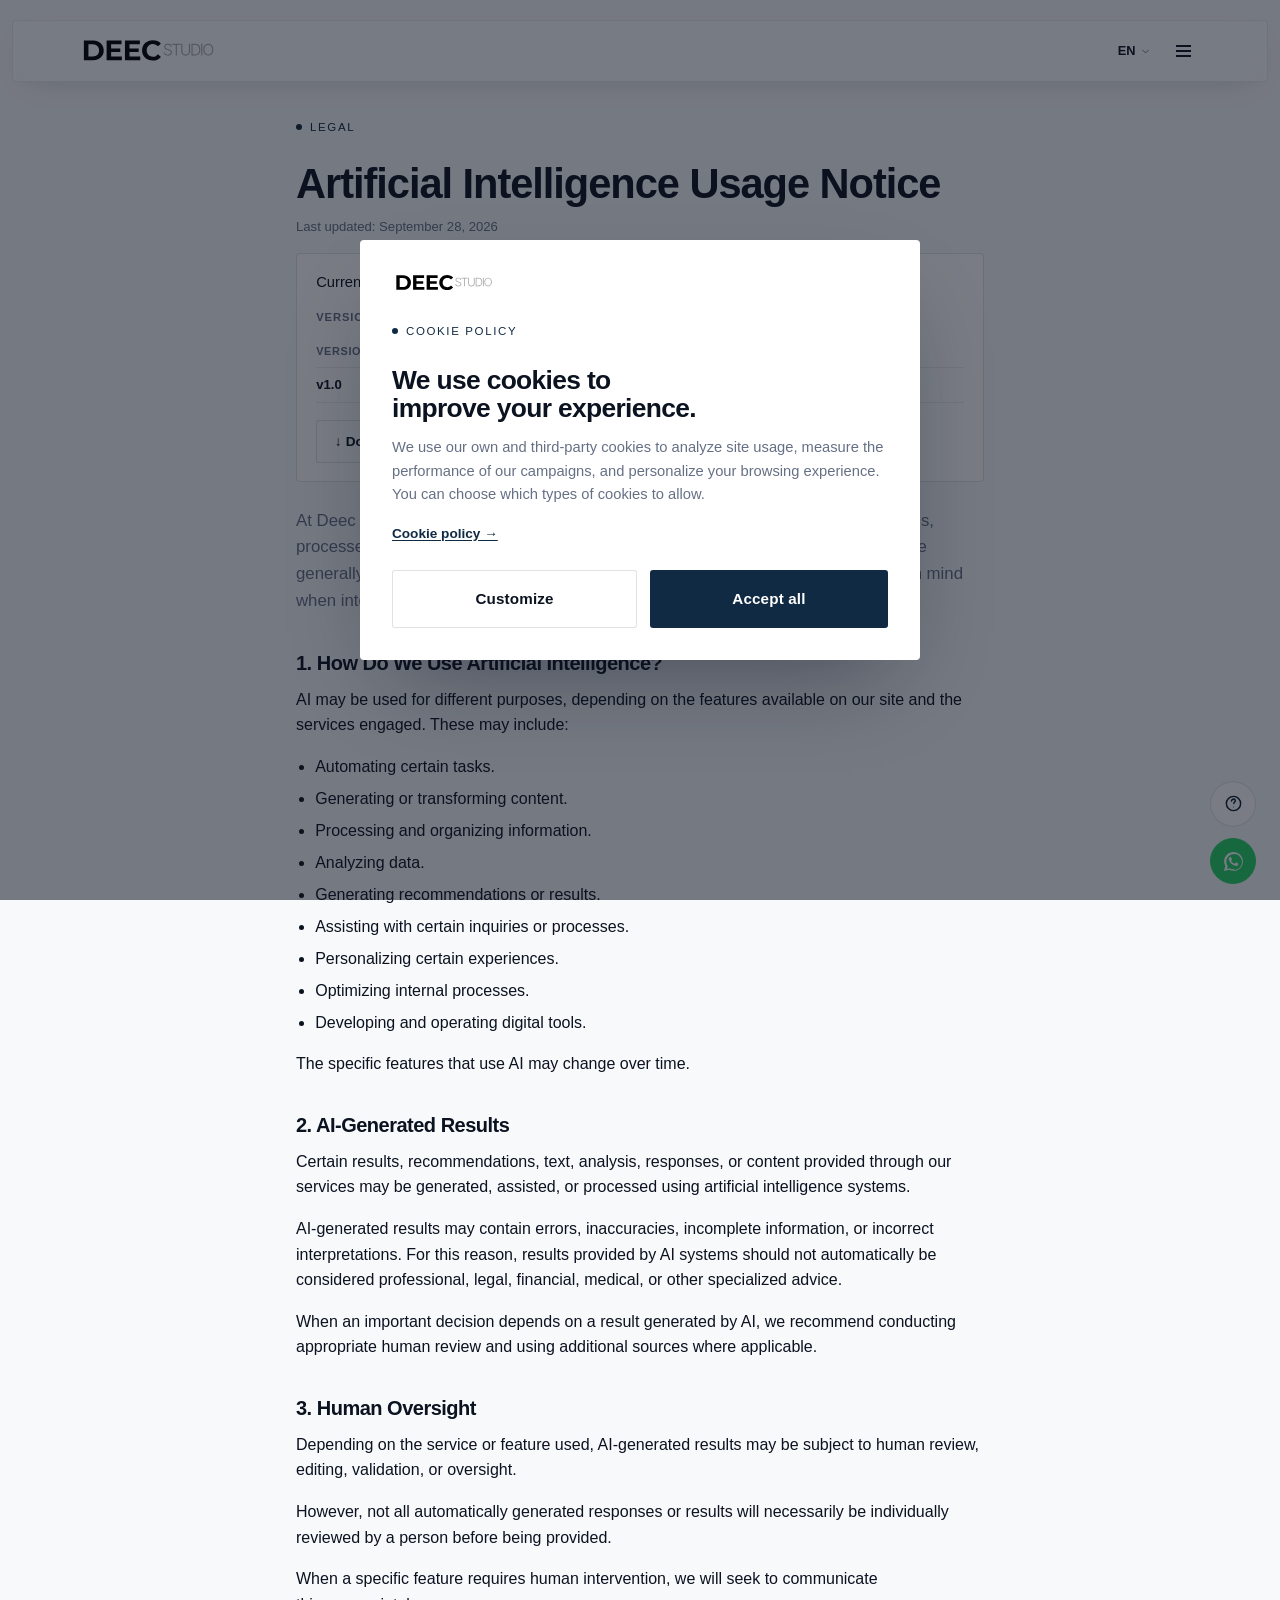
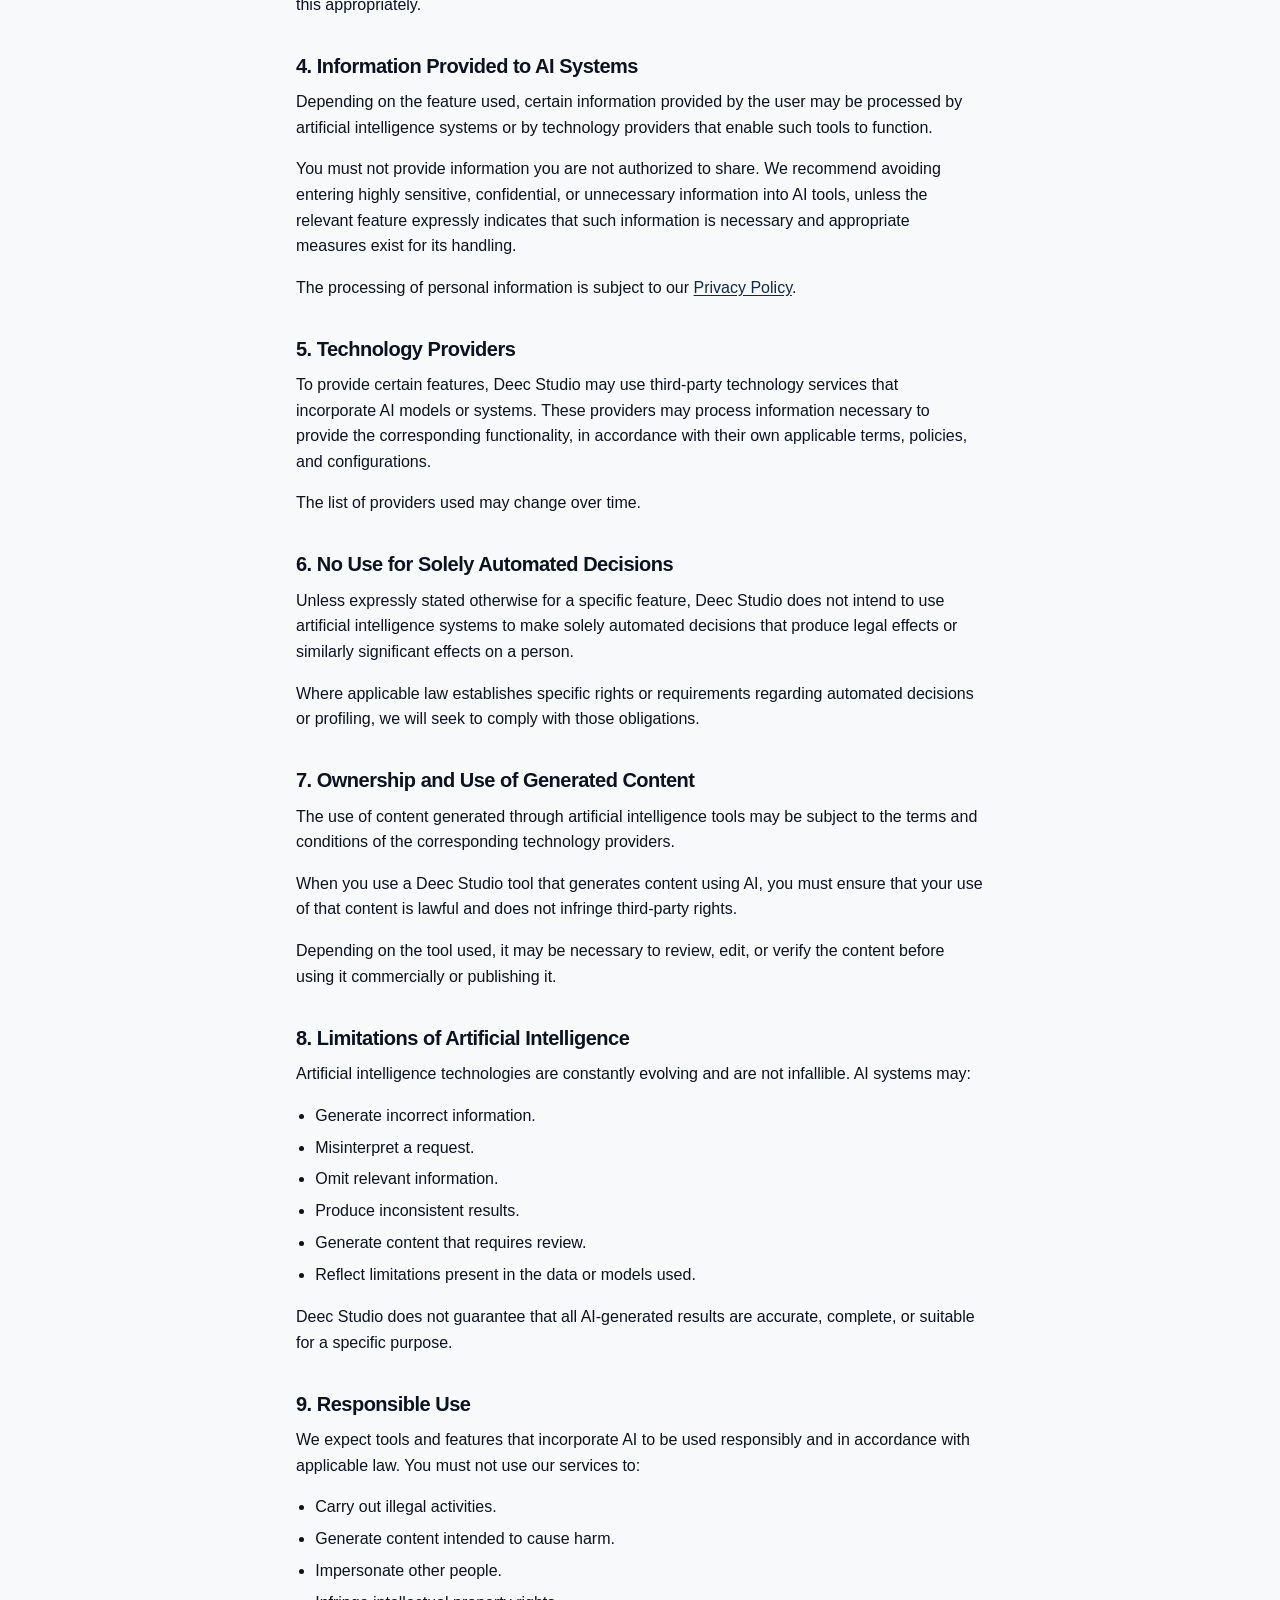
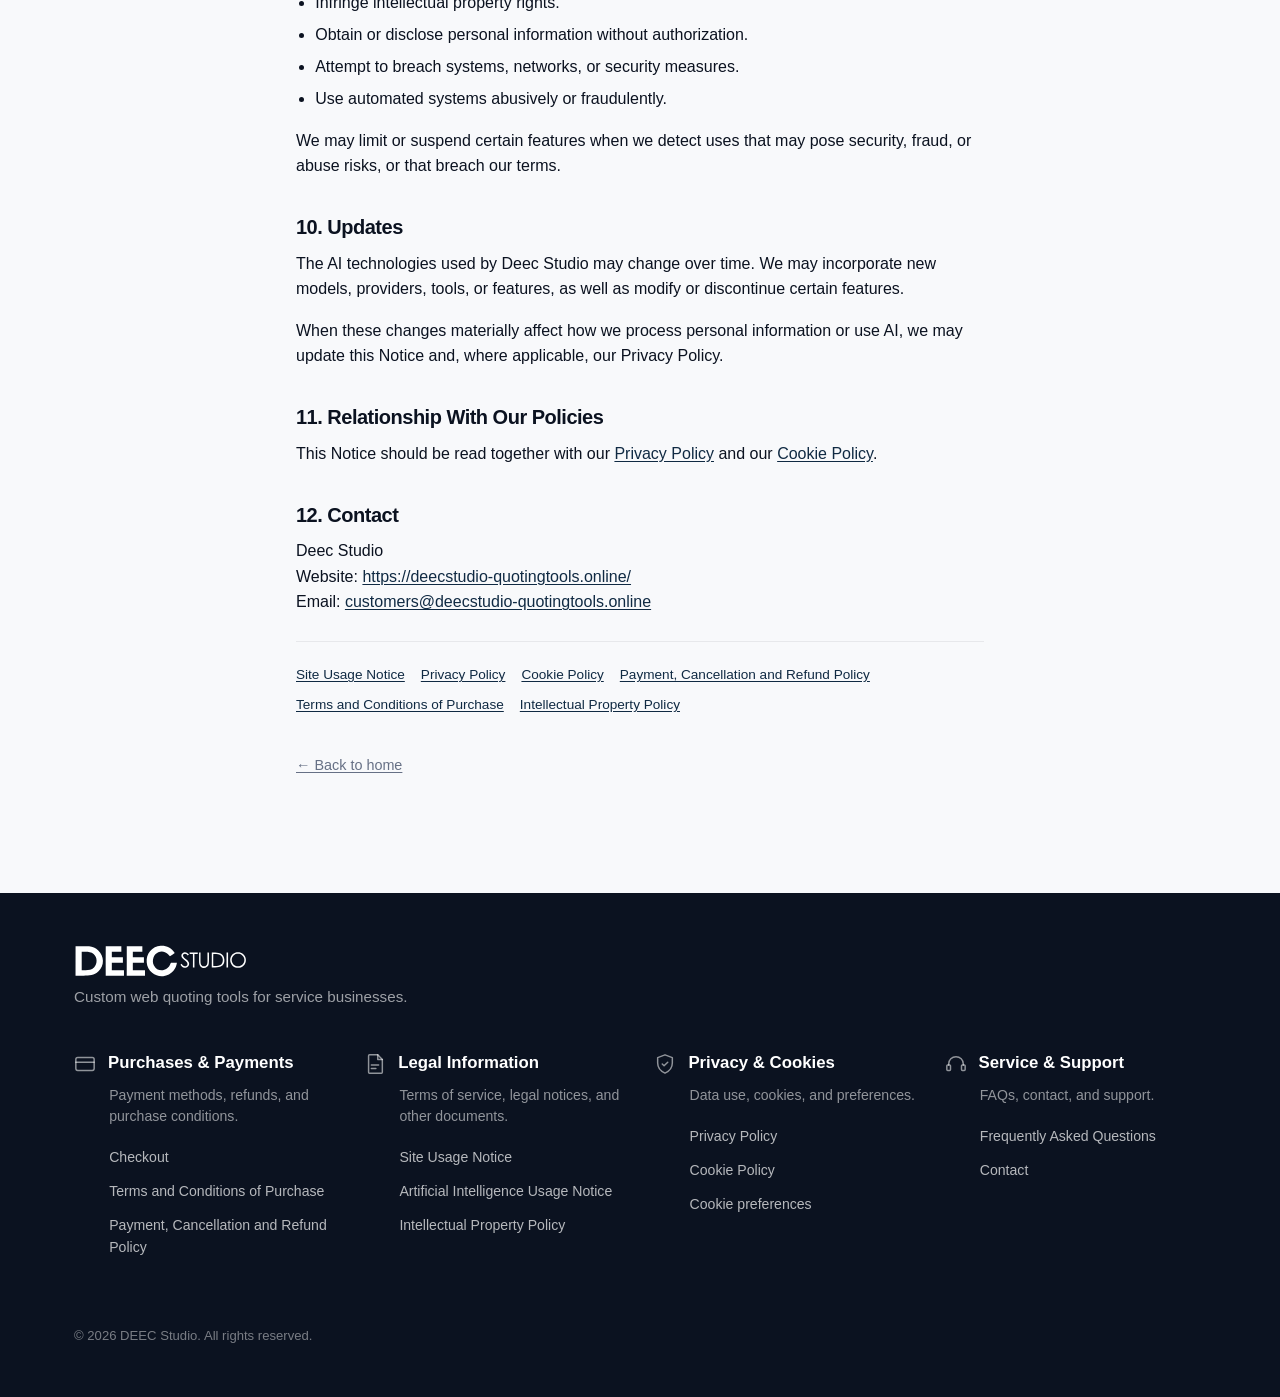
<file: Web Quoting Tools - DEEC Studio/aviso-uso-ia.html>
<!DOCTYPE html>
<html lang="es">
<head>
<meta charset="UTF-8" />
<meta name="viewport" content="width=device-width, initial-scale=1" />

<!-- Site CSS goes first, right after the mandatory charset/viewport meta —
     see index.html for the full rationale (iOS Safari unstyled-flash fix). -->
<link rel="stylesheet" href="styles.css?v=2026101226" />

<!-- Whop tracking pixel + Meta Pixel: NOT loaded here — same consent-gated
     approach as index.html. See loadAnalyticsTracking() / initCookieConsent()
     in main.js. -->


<title>Aviso de Uso de Inteligencia Artificial — DEEC Studio</title>
<meta name="description" content="Cómo DEEC Studio utiliza inteligencia artificial en sus herramientas y servicios." />
<meta name="theme-color" content="#F8F9FB" />
<link rel="canonical" href="https://deecstudio-quotingtools.online/aviso-uso-ia.html" />
<meta name="robots" content="noindex, follow" />

<meta property="og:type" content="website" />
<meta property="og:url" content="https://deecstudio-quotingtools.online/aviso-uso-ia.html" />
<meta property="og:title" content="Aviso de Uso de Inteligencia Artificial — DEEC Studio" />
<meta property="og:description" content="Cómo DEEC Studio utiliza inteligencia artificial en sus herramientas y servicios." />
<meta name="twitter:card" content="summary" />
<meta name="twitter:title" content="Aviso de Uso de Inteligencia Artificial — DEEC Studio" />
<meta name="twitter:description" content="Cómo DEEC Studio utiliza inteligencia artificial en sus herramientas y servicios." />

<link rel="preconnect" href="https://api.fontshare.com">
<link rel="preconnect" href="https://fonts.googleapis.com">
<link rel="preconnect" href="https://fonts.gstatic.com" crossorigin>

<link rel="stylesheet" media="print" data-font-stylesheet href="https://api.fontshare.com/v2/css?f[]=satoshi@700,800,900,400,500&f[]=switzer@400,500,600,700,800,900&display=swap">
<link rel="stylesheet" media="print" data-font-stylesheet href="https://fonts.googleapis.com/css2?family=Caveat:wght@500;700&display=swap">
<link rel="stylesheet" media="print" data-font-stylesheet href="https://fonts.googleapis.com/css2?family=Geist:wght@400;500;600;700&display=swap">
<noscript>
<link rel="stylesheet" href="https://api.fontshare.com/v2/css?f[]=satoshi@700,800,900,400,500&f[]=switzer@400,500,600,700,800,900&display=swap">
<link rel="stylesheet" href="https://fonts.googleapis.com/css2?family=Caveat:wght@500;700&display=swap">
<link rel="stylesheet" href="https://fonts.googleapis.com/css2?family=Geist:wght@400;500;600;700&display=swap">
</noscript>

<link rel="icon" type="image/svg+xml" href="assets/favicon.svg?v=2026101226">
</head>
<body data-legal-doc="ai-usage-notice">
<a class="skip-link" href="#main" data-i18n="a11y.skipLink">Saltar al contenido</a>

<header class="nav nav-flat" data-nav>
  <div class="nav-inner">
    <a class="nav-brand" href="index.html" aria-label="DEEC Studio">
      <img class="nav-brand-logo" alt="DEEC Studio" width="141" height="30" src="assets/logo-deecstudio.svg" />
    </a>
    <div class="nav-actions">
      <div class="lang-toggle lang-toggle-single" data-lang-toggle data-lang-toggle-single role="group" data-i18n-aria="a11y.langGroup" aria-label="Idioma">
        <button type="button" class="lang-btn is-active" data-lang="es" aria-pressed="true" aria-label="Español">
          <span>ES</span>
          <svg class="lang-btn-chevron" viewBox="0 0 24 24" fill="none" stroke="currentColor" stroke-width="2" stroke-linecap="round" stroke-linejoin="round" aria-hidden="true"><polyline points="6 9 12 15 18 9"/></svg>
        </button>
        <button type="button" class="lang-btn" data-lang="en" aria-pressed="false" aria-label="English">
          <span>EN</span>
          <svg class="lang-btn-chevron" viewBox="0 0 24 24" fill="none" stroke="currentColor" stroke-width="2" stroke-linecap="round" stroke-linejoin="round" aria-hidden="true"><polyline points="6 9 12 15 18 9"/></svg>
        </button>
      </div>
      <button class="menu-toggle" data-menu-toggle aria-expanded="false" aria-controls="menu-panel" aria-label="Abrir menú">
        <span class="menu-toggle-bar"></span>
        <span class="menu-toggle-bar"></span>
        <span class="menu-toggle-bar"></span>
      </button>
    </div>
  </div>
</header>

<div class="menu-backdrop" data-menu-backdrop hidden></div>
<nav id="menu-panel" class="menu-panel" data-menu-panel data-i18n-aria="a11y.mobileNav" aria-label="Menú de navegación" hidden>
  <ul class="menu-list">
    <li><a href="index.html#top" data-i18n="nav.item.home">Inicio</a></li>
    <li><a href="index.html#problema" data-i18n="nav.item.problem">El problema</a></li>
    <li><a href="index.html#solucion" data-i18n="nav.item.solution">Solución</a></li>
    <li><a href="index.html#como-funciona" data-i18n="nav.item.how">Cómo funciona</a></li>
    <li><a href="index.html#experiencia" data-i18n="nav.item.experience">La experiencia</a></li>
    <li><a href="index.html#oferta" data-i18n="nav.item.pricing">Precio</a></li>
    <li><a href="index.html#faq" data-i18n="nav.item.faq">Preguntas frecuentes</a></li>
  </ul>
</nav>

<div class="fab-stack" data-fab-stack>
  <a href="index.html#faq" class="fab-item" data-fab-item data-i18n-aria="a11y.faqLink" aria-label="Preguntas frecuentes">
    <span class="fab-bubble">
      <svg width="19" height="19" viewBox="0 0 24 24" fill="none" stroke="currentColor" stroke-width="1.8" stroke-linecap="round" stroke-linejoin="round"><circle cx="12" cy="12" r="9"/><path d="M9.5 9a2.5 2.5 0 0 1 4.6-1.4c.5.8.3 1.6-.4 2.2-.8.7-1.2 1.1-1.2 2.2"/><circle cx="12" cy="16.5" r=".6" fill="currentColor" stroke="none"/></svg>
    </span>
    <span class="fab-tooltip" data-i18n="fab.faq.title">Preguntas frecuentes</span>
  </a>
  <a href="#" class="fab-item" data-fab-item data-whatsapp-cta data-i18n-aria="a11y.whatsappLink" aria-label="Escribir por WhatsApp">
    <span class="fab-bubble fab-bubble-accent">
      <svg width="19" height="19" viewBox="0 0 24 24" fill="currentColor"><path d="M17.472 14.382c-.297-.149-1.758-.867-2.03-.967-.273-.099-.471-.148-.67.15-.197.297-.767.966-.94 1.164-.173.199-.347.223-.644.075-.297-.15-1.255-.463-2.39-1.475-.883-.788-1.48-1.761-1.653-2.059-.173-.297-.018-.458.13-.606.134-.133.298-.347.446-.52.149-.174.198-.298.298-.497.099-.198.05-.371-.025-.52-.075-.149-.669-1.612-.916-2.207-.242-.579-.487-.5-.669-.51-.173-.008-.371-.01-.57-.01-.198 0-.52.074-.792.372-.272.297-1.04 1.016-1.04 2.479 0 1.462 1.065 2.875 1.213 3.074.149.198 2.096 3.2 5.077 4.487.709.306 1.262.489 1.694.626.712.226 1.36.194 1.872.118.571-.085 1.758-.719 2.006-1.413.248-.694.248-1.289.173-1.413-.074-.124-.272-.198-.57-.347z"/><path d="M12.05 21.9c-1.596 0-3.16-.415-4.53-1.2l-.326-.194-3.37.884.9-3.286-.213-.337a9.86 9.86 0 0 1-1.51-5.25c0-5.45 4.44-9.885 9.9-9.885 2.643 0 5.126 1.03 6.994 2.898a9.82 9.82 0 0 1 2.9 6.994c-.003 5.45-4.444 9.876-9.744 9.876zm8.413-18.28A11.815 11.815 0 0 0 12.05 0C5.495 0 .16 5.327.157 11.874a11.84 11.84 0 0 0 1.596 5.96L0 24l6.335-1.652a11.9 11.9 0 0 0 5.71 1.452h.005c6.554 0 11.89-5.328 11.893-11.876a11.8 11.8 0 0 0-3.48-8.304z"/></svg>
    </span>
    <span class="fab-tooltip" data-i18n="fab.whatsapp.title">¿Tienes dudas o preguntas? Contáctanos</span>
  </a>
</div>

<div class="toast" data-toast role="status" aria-live="polite"></div>

<main id="main">
<section class="section legal-top">
  <div class="container legal-page">
    <p class="eyebrow" data-i18n="legal.eyebrow">Legal</p>

    <div data-lang-content="es">
      <h1 class="legal-title">Aviso de Uso de Inteligencia Artificial</h1>
      <p class="legal-updated" data-legal-updated>Última actualización: 28 de septiembre de 2026</p>
      <div class="legal-version-block">
        <p class="legal-version-current"><span data-i18n="legal.versionLabel">Versión vigente:</span> <strong data-legal-version-current>v1.0</strong></p>
        <p class="legal-version-history-label" data-i18n="legal.versionHistoryLabel">Historial de versiones</p>
        <table class="legal-version-table" data-legal-version-table>
          <thead>
            <tr>
              <th data-i18n="legal.versionTableVersion">Versión</th>
              <th data-i18n="legal.versionTableDate">Fecha</th>
              <th data-i18n="legal.versionTableDescription">Descripción</th>
            </tr>
          </thead>
          <tbody></tbody>
        </table>
        <button type="button" class="btn btn-outline legal-pdf-btn" data-legal-pdf-download>
          <span data-i18n="legal.downloadPdf">↓ Descargar PDF</span>
        </button>
      </div>
      <p class="legal-intro">En Deec Studio utilizamos tecnologías de inteligencia artificial (IA) en determinadas funciones, herramientas, procesos y servicios que podemos ofrecer a través de nuestro sitio web. Este Aviso de Uso de Inteligencia Artificial explica de manera general cómo podemos utilizar estas tecnologías y qué debes tener en cuenta al interactuar con ellas.</p>

      <div class="legal-body">
        <h2>1. ¿Cómo utilizamos la inteligencia artificial?</h2>
        <p>La IA puede utilizarse para diferentes finalidades, dependiendo de las funciones disponibles en nuestro sitio y de los servicios contratados. Entre ellas pueden incluirse:</p>
        <ul>
          <li>Automatización de determinadas tareas.</li>
          <li>Generación o transformación de contenido.</li>
          <li>Procesamiento y organización de información.</li>
          <li>Análisis de datos.</li>
          <li>Generación de recomendaciones o resultados.</li>
          <li>Asistencia en determinadas consultas o procesos.</li>
          <li>Personalización de determinadas experiencias.</li>
          <li>Optimización de procesos internos.</li>
          <li>Desarrollo y funcionamiento de herramientas digitales.</li>
        </ul>
        <p>Las funciones específicas que utilizan IA pueden cambiar con el tiempo.</p>

        <h2>2. Resultados generados por IA</h2>
        <p>Determinados resultados, recomendaciones, textos, análisis, respuestas o contenidos proporcionados mediante nuestros servicios pueden ser generados, asistidos o procesados mediante sistemas de inteligencia artificial.</p>
        <p>Los resultados generados por IA pueden contener errores, imprecisiones, información incompleta o interpretaciones incorrectas. Por esta razón, los resultados proporcionados por sistemas de IA no deben considerarse automáticamente como información profesional, legal, financiera, médica o de cualquier otra naturaleza especializada.</p>
        <p>Cuando una decisión importante dependa de un resultado generado mediante IA, recomendamos realizar una revisión humana adecuada y utilizar fuentes adicionales cuando corresponda.</p>

        <h2>3. Supervisión humana</h2>
        <p>Dependiendo del servicio o función utilizada, los resultados generados mediante IA pueden estar sujetos a revisión, edición, validación o supervisión humana.</p>
        <p>Sin embargo, no todas las respuestas o resultados generados automáticamente necesariamente serán revisados individualmente por una persona antes de ser proporcionados.</p>
        <p>Cuando una función específica requiera intervención humana, procuraremos comunicarlo de manera adecuada.</p>

        <h2>4. Información proporcionada a sistemas de IA</h2>
        <p>Dependiendo de la función utilizada, determinada información proporcionada por el usuario puede ser procesada por sistemas de inteligencia artificial o por proveedores tecnológicos que permiten el funcionamiento de dichas herramientas.</p>
        <p>No debes proporcionar información que no estés autorizado a compartir. Recomendamos evitar introducir información altamente sensible, confidencial o innecesaria en herramientas de IA, salvo que la función correspondiente indique expresamente que dicha información es necesaria y existan las medidas adecuadas para su tratamiento.</p>
        <p>El tratamiento de información personal se encuentra sujeto a nuestra <a href="politica-privacidad.html">Política de Privacidad</a>.</p>

        <h2>5. Proveedores tecnológicos</h2>
        <p>Para proporcionar determinadas funciones, Deec Studio puede utilizar servicios tecnológicos de terceros que incorporan modelos o sistemas de inteligencia artificial. Estos proveedores pueden procesar información necesaria para proporcionar la funcionalidad correspondiente, de acuerdo con sus propios términos, políticas y configuraciones aplicables.</p>
        <p>La lista de proveedores utilizados puede cambiar con el tiempo.</p>

        <h2>6. No utilización para decisiones exclusivamente automatizadas</h2>
        <p>Salvo que se indique expresamente lo contrario para una función concreta, Deec Studio no pretende utilizar sistemas de inteligencia artificial para tomar decisiones exclusivamente automatizadas que produzcan efectos jurídicos o efectos igualmente significativos sobre una persona.</p>
        <p>Cuando una legislación aplicable establezca derechos o requisitos específicos respecto de decisiones automatizadas o elaboración de perfiles, procuraremos cumplir con dichas obligaciones.</p>

        <h2>7. Propiedad y uso de contenidos generados</h2>
        <p>El uso de contenido generado mediante herramientas de inteligencia artificial puede estar sujeto a los términos y condiciones de los proveedores tecnológicos correspondientes.</p>
        <p>Cuando utilices una herramienta de Deec Studio que genere contenido mediante IA, debes asegurarte de que el uso que hagas de dicho contenido sea legal y no infrinja derechos de terceros.</p>
        <p>Dependiendo de la herramienta utilizada, puede ser necesario revisar, editar o verificar el contenido antes de utilizarlo comercialmente o publicarlo.</p>

        <h2>8. Limitaciones de la inteligencia artificial</h2>
        <p>Las tecnologías de inteligencia artificial están en constante desarrollo y no son infalibles. Los sistemas de IA pueden:</p>
        <ul>
          <li>Generar información incorrecta.</li>
          <li>Interpretar incorrectamente una solicitud.</li>
          <li>Omitir información relevante.</li>
          <li>Producir resultados inconsistentes.</li>
          <li>Generar contenido que requiera revisión.</li>
          <li>Reflejar limitaciones presentes en los datos o modelos utilizados.</li>
        </ul>
        <p>Deec Studio no garantiza que todos los resultados generados mediante IA sean exactos, completos o adecuados para una finalidad específica.</p>

        <h2>9. Uso responsable</h2>
        <p>Esperamos que las herramientas y funciones que incorporen IA sean utilizadas de manera responsable y de conformidad con las leyes aplicables. No debes utilizar nuestros servicios para:</p>
        <ul>
          <li>Realizar actividades ilegales.</li>
          <li>Generar contenido destinado a causar daño.</li>
          <li>Suplantar la identidad de otras personas.</li>
          <li>Infringir derechos de propiedad intelectual.</li>
          <li>Obtener o divulgar información personal sin autorización.</li>
          <li>Intentar vulnerar sistemas, redes o medidas de seguridad.</li>
          <li>Utilizar sistemas automatizados de manera abusiva o fraudulenta.</li>
        </ul>
        <p>Podemos limitar o suspender determinadas funcionalidades cuando detectemos usos que puedan representar riesgos de seguridad, fraude, abuso o incumplimiento de nuestras condiciones.</p>

        <h2>10. Actualizaciones</h2>
        <p>Las tecnologías de IA utilizadas por Deec Studio pueden cambiar con el tiempo. Podemos incorporar nuevos modelos, proveedores, herramientas o funcionalidades, así como modificar o retirar determinadas funciones.</p>
        <p>Cuando estos cambios afecten materialmente la forma en que procesamos información personal o utilizamos IA, podremos actualizar este Aviso y, cuando corresponda, nuestra Política de Privacidad.</p>

        <h2>11. Relación con nuestras políticas</h2>
        <p>Este Aviso debe interpretarse conjuntamente con nuestra <a href="politica-privacidad.html">Política de Privacidad</a> y nuestra <a href="politica-cookies.html">Política de Cookies</a>.</p>

        <h2>12. Contacto</h2>
        <p>Deec Studio<br>Sitio web: <a href="https://deecstudio-quotingtools.online/">https://deecstudio-quotingtools.online/</a><br>Correo electrónico: <a href="mailto:customers@deecstudio-quotingtools.online">customers@deecstudio-quotingtools.online</a></p>
      </div>
    </div>

    <div data-lang-content="en" hidden>
      <h1 class="legal-title">Artificial Intelligence Usage Notice</h1>
      <p class="legal-updated" data-legal-updated>Last updated: September 28, 2026</p>
      <div class="legal-version-block">
        <p class="legal-version-current"><span data-i18n="legal.versionLabel">Versión vigente:</span> <strong data-legal-version-current>v1.0</strong></p>
        <p class="legal-version-history-label" data-i18n="legal.versionHistoryLabel">Historial de versiones</p>
        <table class="legal-version-table" data-legal-version-table>
          <thead>
            <tr>
              <th data-i18n="legal.versionTableVersion">Versión</th>
              <th data-i18n="legal.versionTableDate">Fecha</th>
              <th data-i18n="legal.versionTableDescription">Descripción</th>
            </tr>
          </thead>
          <tbody></tbody>
        </table>
        <button type="button" class="btn btn-outline legal-pdf-btn" data-legal-pdf-download>
          <span data-i18n="legal.downloadPdf">↓ Descargar PDF</span>
        </button>
      </div>
      <p class="legal-intro">At Deec Studio we use artificial intelligence (AI) technologies in certain features, tools, processes, and services that we may offer through our website. This AI Usage Notice generally explains how we may use these technologies and what you should keep in mind when interacting with them.</p>

      <div class="legal-body">
        <h2>1. How Do We Use Artificial Intelligence?</h2>
        <p>AI may be used for different purposes, depending on the features available on our site and the services engaged. These may include:</p>
        <ul>
          <li>Automating certain tasks.</li>
          <li>Generating or transforming content.</li>
          <li>Processing and organizing information.</li>
          <li>Analyzing data.</li>
          <li>Generating recommendations or results.</li>
          <li>Assisting with certain inquiries or processes.</li>
          <li>Personalizing certain experiences.</li>
          <li>Optimizing internal processes.</li>
          <li>Developing and operating digital tools.</li>
        </ul>
        <p>The specific features that use AI may change over time.</p>

        <h2>2. AI-Generated Results</h2>
        <p>Certain results, recommendations, text, analysis, responses, or content provided through our services may be generated, assisted, or processed using artificial intelligence systems.</p>
        <p>AI-generated results may contain errors, inaccuracies, incomplete information, or incorrect interpretations. For this reason, results provided by AI systems should not automatically be considered professional, legal, financial, medical, or other specialized advice.</p>
        <p>When an important decision depends on a result generated by AI, we recommend conducting appropriate human review and using additional sources where applicable.</p>

        <h2>3. Human Oversight</h2>
        <p>Depending on the service or feature used, AI-generated results may be subject to human review, editing, validation, or oversight.</p>
        <p>However, not all automatically generated responses or results will necessarily be individually reviewed by a person before being provided.</p>
        <p>When a specific feature requires human intervention, we will seek to communicate this appropriately.</p>

        <h2>4. Information Provided to AI Systems</h2>
        <p>Depending on the feature used, certain information provided by the user may be processed by artificial intelligence systems or by technology providers that enable such tools to function.</p>
        <p>You must not provide information you are not authorized to share. We recommend avoiding entering highly sensitive, confidential, or unnecessary information into AI tools, unless the relevant feature expressly indicates that such information is necessary and appropriate measures exist for its handling.</p>
        <p>The processing of personal information is subject to our <a href="politica-privacidad.html">Privacy Policy</a>.</p>

        <h2>5. Technology Providers</h2>
        <p>To provide certain features, Deec Studio may use third-party technology services that incorporate AI models or systems. These providers may process information necessary to provide the corresponding functionality, in accordance with their own applicable terms, policies, and configurations.</p>
        <p>The list of providers used may change over time.</p>

        <h2>6. No Use for Solely Automated Decisions</h2>
        <p>Unless expressly stated otherwise for a specific feature, Deec Studio does not intend to use artificial intelligence systems to make solely automated decisions that produce legal effects or similarly significant effects on a person.</p>
        <p>Where applicable law establishes specific rights or requirements regarding automated decisions or profiling, we will seek to comply with those obligations.</p>

        <h2>7. Ownership and Use of Generated Content</h2>
        <p>The use of content generated through artificial intelligence tools may be subject to the terms and conditions of the corresponding technology providers.</p>
        <p>When you use a Deec Studio tool that generates content using AI, you must ensure that your use of that content is lawful and does not infringe third-party rights.</p>
        <p>Depending on the tool used, it may be necessary to review, edit, or verify the content before using it commercially or publishing it.</p>

        <h2>8. Limitations of Artificial Intelligence</h2>
        <p>Artificial intelligence technologies are constantly evolving and are not infallible. AI systems may:</p>
        <ul>
          <li>Generate incorrect information.</li>
          <li>Misinterpret a request.</li>
          <li>Omit relevant information.</li>
          <li>Produce inconsistent results.</li>
          <li>Generate content that requires review.</li>
          <li>Reflect limitations present in the data or models used.</li>
        </ul>
        <p>Deec Studio does not guarantee that all AI-generated results are accurate, complete, or suitable for a specific purpose.</p>

        <h2>9. Responsible Use</h2>
        <p>We expect tools and features that incorporate AI to be used responsibly and in accordance with applicable law. You must not use our services to:</p>
        <ul>
          <li>Carry out illegal activities.</li>
          <li>Generate content intended to cause harm.</li>
          <li>Impersonate other people.</li>
          <li>Infringe intellectual property rights.</li>
          <li>Obtain or disclose personal information without authorization.</li>
          <li>Attempt to breach systems, networks, or security measures.</li>
          <li>Use automated systems abusively or fraudulently.</li>
        </ul>
        <p>We may limit or suspend certain features when we detect uses that may pose security, fraud, or abuse risks, or that breach our terms.</p>

        <h2>10. Updates</h2>
        <p>The AI technologies used by Deec Studio may change over time. We may incorporate new models, providers, tools, or features, as well as modify or discontinue certain features.</p>
        <p>When these changes materially affect how we process personal information or use AI, we may update this Notice and, where applicable, our Privacy Policy.</p>

        <h2>11. Relationship With Our Policies</h2>
        <p>This Notice should be read together with our <a href="politica-privacidad.html">Privacy Policy</a> and our <a href="politica-cookies.html">Cookie Policy</a>.</p>

        <h2>12. Contact</h2>
        <p>Deec Studio<br>Website: <a href="https://deecstudio-quotingtools.online/">https://deecstudio-quotingtools.online/</a><br>Email: <a href="mailto:customers@deecstudio-quotingtools.online">customers@deecstudio-quotingtools.online</a></p>
      </div>
    </div>

    <nav class="legal-doc-nav" aria-label="Otros documentos legales">
      <a href="aviso-de-uso.html" data-i18n="footer.termsLink">Aviso de Uso del Sitio</a>
      <a href="politica-privacidad.html" data-i18n="footer.privacyLink">Política de Privacidad</a>
      <a href="politica-cookies.html" data-i18n="footer.cookiesLink">Política de Cookies</a>
      <a href="politica-pagos.html" data-i18n="footer.paymentsPolicyLink">Política de Pagos, Cancelaciones y Reembolsos</a>
      <a href="terminos-condiciones-compra.html" data-i18n="footer.termsOfPurchaseLink">Términos y Condiciones de Compra</a>
      <a href="politica-propiedad-intelectual.html" data-i18n="footer.ipPolicyLink">Política de Propiedad Intelectual</a>
    </nav>

    <a class="legal-back" href="index.html" data-i18n="legal.backHome">← Volver al inicio</a>
  </div>
</section>
</main>

<footer class="footer">
  <div class="container footer-minimal">
    <div class="footer-identity">
      <img class="footer-logo" src="assets/logo-deecstudio-wordmark.svg" alt="DEEC Studio" width="174" height="34" />
      <p class="footer-tagline" data-i18n="footer.tagline">Cotizadores web personalizados para negocios de servicios.</p>
    </div>
    <div class="footer-categories">
      <details class="footer-cat">
        <summary class="footer-cat-summary">
          <span class="footer-cat-summary-row">
            <span class="footer-cat-heading">
              <svg class="footer-cat-glyph" width="22" height="22" viewBox="0 0 24 24" fill="none" stroke="currentColor" stroke-width="1.6" stroke-linecap="round" stroke-linejoin="round" aria-hidden="true"><rect x="2" y="5" width="20" height="14" rx="2"/><line x1="2" y1="10" x2="22" y2="10"/></svg>
              <span class="footer-cat-title" data-i18n="footer.cat.purchases.title">Compras y pagos</span>
            </span>
            <svg class="footer-cat-chevron" width="16" height="16" viewBox="0 0 24 24" fill="none" stroke="currentColor" stroke-width="2" stroke-linecap="round" stroke-linejoin="round" aria-hidden="true"><polyline points="6 9 12 15 18 9"/></svg>
          </span>
          <span class="footer-cat-desc" data-i18n="footer.cat.purchases.desc">Métodos de pago, reembolsos y condiciones de compra.</span>
        </summary>
        <nav class="footer-links" aria-label="Compras y pagos">
          <a href="checkout.html" data-i18n="footer.checkoutLink">Checkout</a>
          <a href="terminos-condiciones-compra.html" data-i18n="footer.termsOfPurchaseLink">Términos y Condiciones de Compra</a>
          <a href="politica-pagos.html" data-i18n="footer.paymentsPolicyLink">Política de Pagos, Cancelaciones y Reembolsos</a>
        </nav>
      </details>
      <details class="footer-cat">
        <summary class="footer-cat-summary">
          <span class="footer-cat-summary-row">
            <span class="footer-cat-heading">
              <svg class="footer-cat-glyph" width="22" height="22" viewBox="0 0 24 24" fill="none" stroke="currentColor" stroke-width="1.6" stroke-linecap="round" stroke-linejoin="round" aria-hidden="true"><path d="M6 2h9l5 5v14a1 1 0 0 1-1 1H6a1 1 0 0 1-1-1V3a1 1 0 0 1 1-1z"/><polyline points="15 2 15 7 20 7"/><line x1="8" y1="13" x2="16" y2="13"/><line x1="8" y1="17" x2="13" y2="17"/></svg>
              <span class="footer-cat-title" data-i18n="footer.cat.legal.title">Información legal</span>
            </span>
            <svg class="footer-cat-chevron" width="16" height="16" viewBox="0 0 24 24" fill="none" stroke="currentColor" stroke-width="2" stroke-linecap="round" stroke-linejoin="round" aria-hidden="true"><polyline points="6 9 12 15 18 9"/></svg>
          </span>
          <span class="footer-cat-desc" data-i18n="footer.cat.legal.desc">Términos de servicio, avisos legales y otros documentos.</span>
        </summary>
        <nav class="footer-links" aria-label="Información legal">
          <a href="aviso-de-uso.html" data-i18n="footer.termsLink">Aviso de Uso del Sitio</a>
          <a href="aviso-uso-ia.html" data-i18n="footer.aiNoticeLink">Aviso de Uso de Inteligencia Artificial</a>
          <a href="politica-propiedad-intelectual.html" data-i18n="footer.ipPolicyLink">Política de Propiedad Intelectual</a>
        </nav>
      </details>
      <details class="footer-cat">
        <summary class="footer-cat-summary">
          <span class="footer-cat-summary-row">
            <span class="footer-cat-heading">
              <svg class="footer-cat-glyph" width="22" height="22" viewBox="0 0 24 24" fill="none" stroke="currentColor" stroke-width="1.6" stroke-linecap="round" stroke-linejoin="round" aria-hidden="true"><path d="M12 2 4 5v6c0 5 3.5 9 8 11 4.5-2 8-6 8-11V5l-8-3z"/><polyline points="9 12 11 14 15 10"/></svg>
              <span class="footer-cat-title" data-i18n="footer.cat.privacy.title">Privacidad y cookies</span>
            </span>
            <svg class="footer-cat-chevron" width="16" height="16" viewBox="0 0 24 24" fill="none" stroke="currentColor" stroke-width="2" stroke-linecap="round" stroke-linejoin="round" aria-hidden="true"><polyline points="6 9 12 15 18 9"/></svg>
          </span>
          <span class="footer-cat-desc" data-i18n="footer.cat.privacy.desc">Uso de datos, cookies y preferencias.</span>
        </summary>
        <nav class="footer-links" aria-label="Privacidad y cookies">
          <a href="politica-privacidad.html" data-i18n="footer.privacyLink">Política de Privacidad</a>
          <a href="politica-cookies.html" data-i18n="footer.cookiesLink">Política de Cookies</a>
          <button type="button" data-cookie-reopen data-i18n="footer.cookiePrefsLink">Preferencias de cookies</button>
        </nav>
      </details>
      <details class="footer-cat">
        <summary class="footer-cat-summary">
          <span class="footer-cat-summary-row">
            <span class="footer-cat-heading">
              <svg class="footer-cat-glyph" width="22" height="22" viewBox="0 0 24 24" fill="none" stroke="currentColor" stroke-width="1.6" stroke-linecap="round" stroke-linejoin="round" aria-hidden="true"><path d="M4 13v-1a8 8 0 0 1 16 0v1"/><rect x="2" y="13" width="4" height="6" rx="1"/><rect x="18" y="13" width="4" height="6" rx="1"/></svg>
              <span class="footer-cat-title" data-i18n="footer.cat.support.title">Servicio y soporte</span>
            </span>
            <svg class="footer-cat-chevron" width="16" height="16" viewBox="0 0 24 24" fill="none" stroke="currentColor" stroke-width="2" stroke-linecap="round" stroke-linejoin="round" aria-hidden="true"><polyline points="6 9 12 15 18 9"/></svg>
          </span>
          <span class="footer-cat-desc" data-i18n="footer.cat.support.desc">Preguntas frecuentes, contacto y soporte.</span>
        </summary>
        <nav class="footer-links" aria-label="Servicio y soporte">
          <a href="index.html#faq" data-i18n="footer.faqLink">Preguntas Frecuentes</a>
          <a href="#" data-whatsapp-cta data-i18n="footer.contactLink">Contacto</a>
        </nav>
      </details>
    </div>
    <p class="footer-copyright" data-i18n="footer.copyright">© 2026 DEEC Studio. Todos los derechos reservados.</p>
  </div>
</footer>

<div class="cookie-modal-backdrop" data-cookie-banner-backdrop hidden></div>
<div class="cookie-modal" data-cookie-banner hidden role="dialog" aria-modal="true" data-i18n-aria="a11y.cookieModal" aria-label="Preferencias de cookies">
  <div class="cookie-modal-panel">
    <div class="cookie-modal-head">
      <img class="cookie-modal-logo" alt="DEEC Studio" width="110" height="24" src="assets/logo-deecstudio.svg" />
    </div>

    <p class="eyebrow" data-i18n="cookie.modal.eyebrow">Política de cookies</p>
    <h2 class="cookie-modal-title" data-i18n="cookie.modal.title">Utilizamos cookies para mejorar tu experiencia.</h2>
    <p class="cookie-modal-text" data-i18n="cookie.modal.text">Usamos cookies propias y de terceros para analizar el uso del sitio, medir el rendimiento de nuestras campañas y personalizar tu experiencia de navegación. Puedes elegir qué tipos de cookies permitir.</p>
    <a class="cookie-modal-link" href="politica-cookies.html" data-i18n="cookie.modal.policyLink">Política de cookies →</a>

    <div class="cookie-modal-actions" data-cookie-step="choice">
      <button type="button" class="btn btn-outline" data-cookie-customize data-i18n="cookie.modal.customize">Personalizar</button>
      <button type="button" class="btn btn-primary" data-cookie-accept-all data-i18n="cookie.modal.acceptAll">Aceptar todas</button>
    </div>

    <div class="cookie-modal-prefs" data-cookie-step="prefs" hidden>
      <div class="cookie-pref-row">
        <div class="cookie-pref-text">
          <p class="cookie-pref-title" data-i18n="cookie.modal.necessaryTitle">Cookies necesarias</p>
          <p class="cookie-pref-desc" data-i18n="cookie.modal.necessaryDesc">Seguridad y funcionamiento del sitio (Cloudflare). Siempre activas.</p>
        </div>
        <span class="cookie-pref-toggle is-on is-locked" aria-hidden="true"></span>
      </div>
      <div class="cookie-pref-row">
        <div class="cookie-pref-text">
          <p class="cookie-pref-title" data-i18n="cookie.modal.analyticsTitle">Análisis y publicidad</p>
          <p class="cookie-pref-desc" data-i18n="cookie.modal.analyticsDesc">Meta Pixel y Whop, para medir campañas y visitas al sitio.</p>
        </div>
        <button type="button" class="cookie-pref-toggle" data-cookie-toggle-analytics role="switch" aria-checked="false"></button>
      </div>
      <button type="button" class="btn btn-primary cookie-modal-save" data-cookie-save data-i18n="cookie.modal.save">Guardar preferencias</button>
    </div>
  </div>
</div>

<script defer src="lib/manifest.js?v=2026101226"></script>
<script defer src="lib/i18n.js?v=2026101226"></script>
<script defer src="lib/legal-versions.js?v=2026101226"></script>
<script defer src="main.js?v=2026101226"></script>
</body>
</html>
</file>
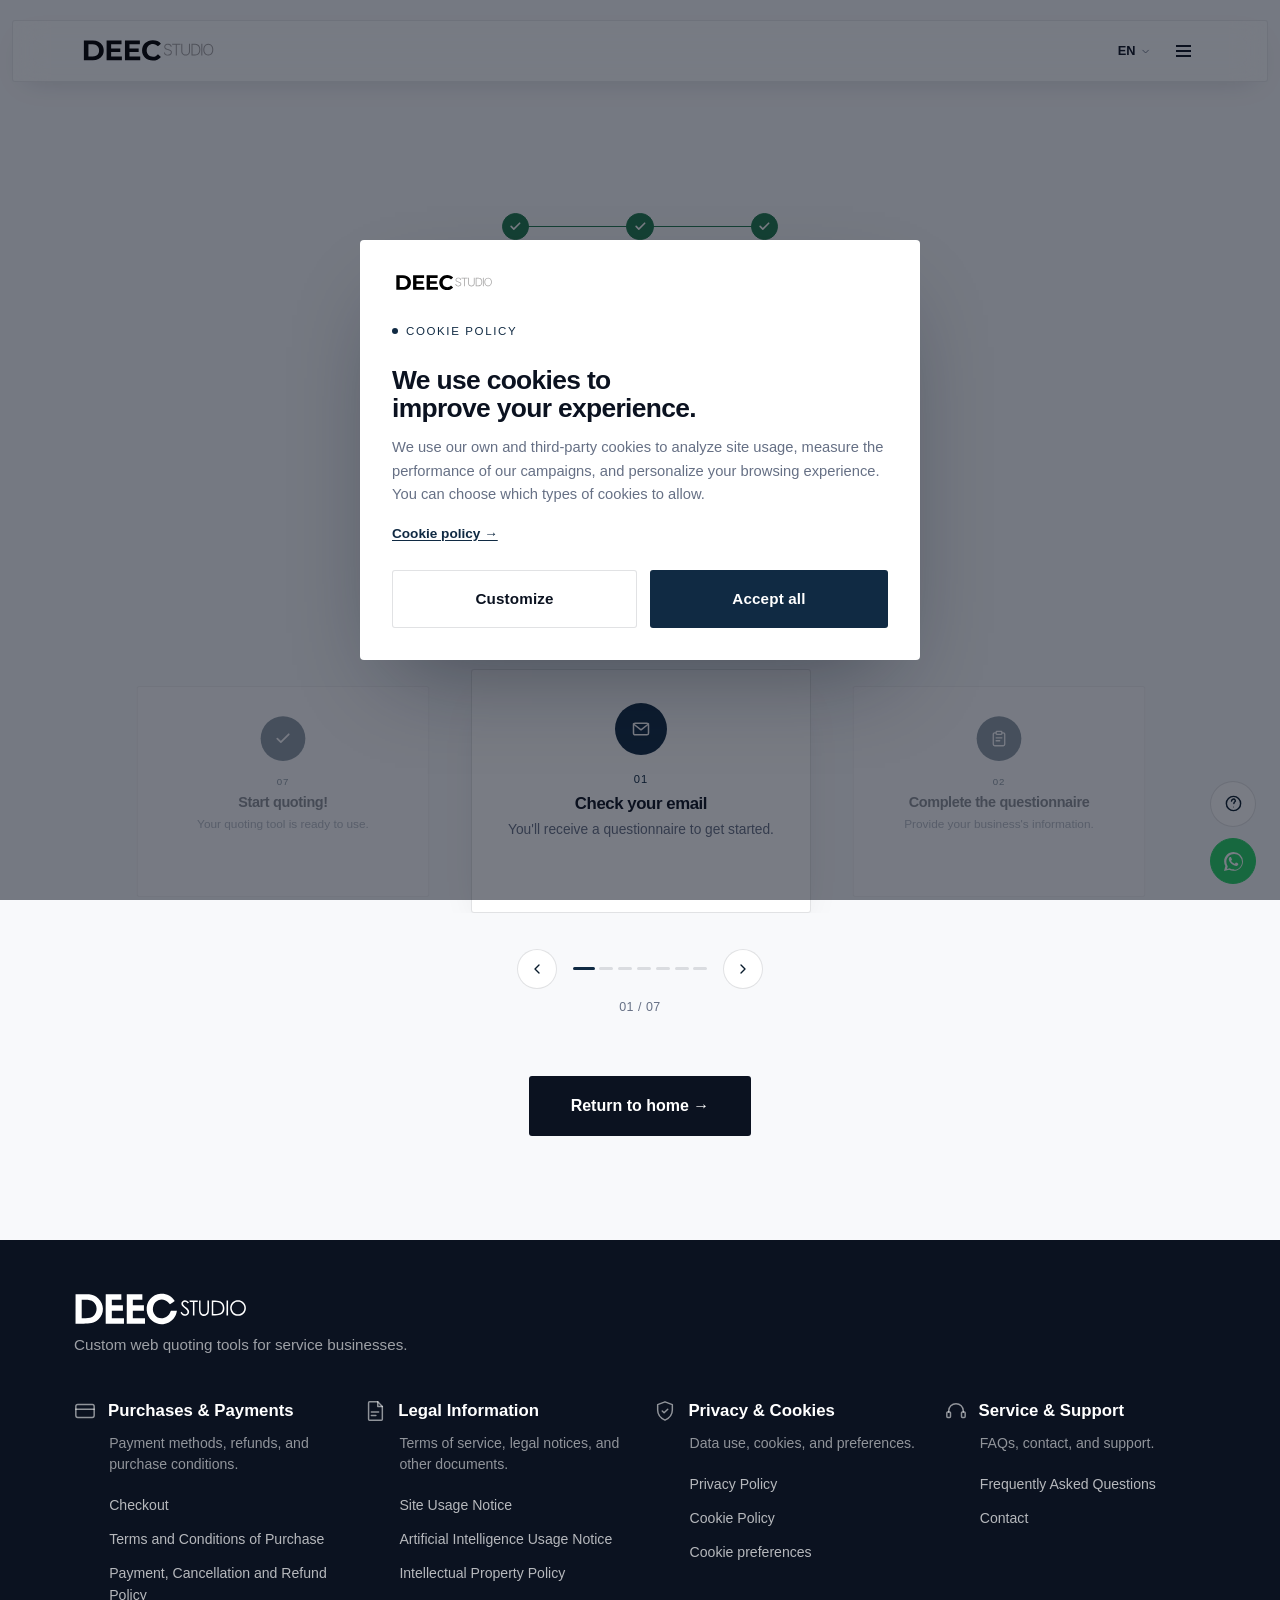
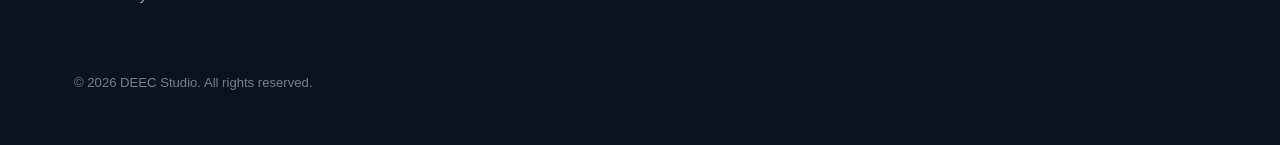
<file: Web Quoting Tools - DEEC Studio/gracias.html>
<!DOCTYPE html>
<html lang="es">
<head>
<meta charset="UTF-8" />
<meta name="viewport" content="width=device-width, initial-scale=1" />

<link rel="stylesheet" href="styles.css?v=2026101226" />

<title>Gracias por tu compra — DEEC Studio</title>
<meta name="description" content="Tu compra en DEEC Studio ha sido confirmada." />
<meta name="theme-color" content="#F8F9FB" />
<link rel="canonical" href="https://deecstudio-quotingtools.online/gracias.html" />
<meta name="robots" content="noindex, nofollow" />

<link rel="preconnect" href="https://api.fontshare.com">
<link rel="preconnect" href="https://fonts.googleapis.com">
<link rel="preconnect" href="https://fonts.gstatic.com" crossorigin>

<link rel="stylesheet" media="print" data-font-stylesheet href="https://api.fontshare.com/v2/css?f[]=satoshi@700,800,900,400,500&f[]=switzer@400,500,600,700,800,900&display=swap">
<link rel="stylesheet" media="print" data-font-stylesheet href="https://fonts.googleapis.com/css2?family=Caveat:wght@500;700&display=swap">
<link rel="stylesheet" media="print" data-font-stylesheet href="https://fonts.googleapis.com/css2?family=Geist:wght@400;500;600;700&display=swap">
<noscript>
<link rel="stylesheet" href="https://api.fontshare.com/v2/css?f[]=satoshi@700,800,900,400,500&f[]=switzer@400,500,600,700,800,900&display=swap">
<link rel="stylesheet" href="https://fonts.googleapis.com/css2?family=Caveat:wght@500;700&display=swap">
<link rel="stylesheet" href="https://fonts.googleapis.com/css2?family=Geist:wght@400;500;600;700&display=swap">
</noscript>

<link rel="icon" type="image/svg+xml" href="assets/favicon.svg?v=2026101226">
</head>
<body>
<a class="skip-link" href="#main" data-i18n="a11y.skipLink">Saltar al contenido</a>

<header class="nav nav-flat" data-nav>
  <div class="nav-inner">
    <a class="nav-brand" href="index.html" aria-label="DEEC Studio">
      <img class="nav-brand-logo" alt="DEEC Studio" width="141" height="30" src="assets/logo-deecstudio.svg" />
    </a>
    <div class="nav-actions">
      <div class="lang-toggle lang-toggle-single" data-lang-toggle data-lang-toggle-single role="group" data-i18n-aria="a11y.langGroup" aria-label="Idioma">
        <button type="button" class="lang-btn is-active" data-lang="es" aria-pressed="true" aria-label="Español">
          <span>ES</span>
          <svg class="lang-btn-chevron" viewBox="0 0 24 24" fill="none" stroke="currentColor" stroke-width="2" stroke-linecap="round" stroke-linejoin="round" aria-hidden="true"><polyline points="6 9 12 15 18 9"/></svg>
        </button>
        <button type="button" class="lang-btn" data-lang="en" aria-pressed="false" aria-label="English">
          <span>EN</span>
          <svg class="lang-btn-chevron" viewBox="0 0 24 24" fill="none" stroke="currentColor" stroke-width="2" stroke-linecap="round" stroke-linejoin="round" aria-hidden="true"><polyline points="6 9 12 15 18 9"/></svg>
        </button>
      </div>
      <button class="menu-toggle" data-menu-toggle aria-expanded="false" aria-controls="menu-panel" aria-label="Abrir menú">
        <span class="menu-toggle-bar"></span>
        <span class="menu-toggle-bar"></span>
        <span class="menu-toggle-bar"></span>
      </button>
    </div>
  </div>
</header>

<div class="menu-backdrop" data-menu-backdrop hidden></div>
<nav id="menu-panel" class="menu-panel" data-menu-panel data-i18n-aria="a11y.mobileNav" aria-label="Menú de navegación" hidden>
  <ul class="menu-list">
    <li><a href="index.html#top" data-i18n="nav.item.home">Inicio</a></li>
    <li><a href="index.html#problema" data-i18n="nav.item.problem">El problema</a></li>
    <li><a href="index.html#como-funciona" data-i18n="nav.item.how">Cómo funciona</a></li>
    <li><a href="index.html#oferta" data-i18n="nav.item.pricing">Precio</a></li>
    <li><a href="index.html#faq" data-i18n="nav.item.faq">Preguntas frecuentes</a></li>
  </ul>
</nav>

<div class="fab-stack" data-fab-stack data-fab-no-idle>
  <a href="index.html#faq" class="fab-item" data-fab-item data-i18n-aria="a11y.faqLink" aria-label="Preguntas frecuentes">
    <span class="fab-bubble">
      <svg width="19" height="19" viewBox="0 0 24 24" fill="none" stroke="currentColor" stroke-width="1.8" stroke-linecap="round" stroke-linejoin="round"><circle cx="12" cy="12" r="9"/><path d="M9.5 9a2.5 2.5 0 0 1 4.6-1.4c.5.8.3 1.6-.4 2.2-.8.7-1.2 1.1-1.2 2.2"/><circle cx="12" cy="16.5" r=".6" fill="currentColor" stroke="none"/></svg>
    </span>
    <span class="fab-tooltip" data-i18n="fab.faq.title">Preguntas frecuentes</span>
  </a>
  <a href="#" class="fab-item" data-fab-item data-whatsapp-cta data-i18n-aria="a11y.whatsappLink" aria-label="Escribir por WhatsApp">
    <span class="fab-bubble fab-bubble-accent">
      <svg width="19" height="19" viewBox="0 0 24 24" fill="currentColor"><path d="M17.472 14.382c-.297-.149-1.758-.867-2.03-.967-.273-.099-.471-.148-.67.15-.197.297-.767.966-.94 1.164-.173.199-.347.223-.644.075-.297-.15-1.255-.463-2.39-1.475-.883-.788-1.48-1.761-1.653-2.059-.173-.297-.018-.458.13-.606.134-.133.298-.347.446-.52.149-.174.198-.298.298-.497.099-.198.05-.371-.025-.52-.075-.149-.669-1.612-.916-2.207-.242-.579-.487-.5-.669-.51-.173-.008-.371-.01-.57-.01-.198 0-.52.074-.792.372-.272.297-1.04 1.016-1.04 2.479 0 1.462 1.065 2.875 1.213 3.074.149.198 2.096 3.2 5.077 4.487.709.306 1.262.489 1.694.626.712.226 1.36.194 1.872.118.571-.085 1.758-.719 2.006-1.413.248-.694.248-1.289.173-1.413-.074-.124-.272-.198-.57-.347z"/><path d="M12.05 21.9c-1.596 0-3.16-.415-4.53-1.2l-.326-.194-3.37.884.9-3.286-.213-.337a9.86 9.86 0 0 1-1.51-5.25c0-5.45 4.44-9.885 9.9-9.885 2.643 0 5.126 1.03 6.994 2.898a9.82 9.82 0 0 1 2.9 6.994c-.003 5.45-4.444 9.876-9.744 9.876zm8.413-18.28A11.815 11.815 0 0 0 12.05 0C5.495 0 .16 5.327.157 11.874a11.84 11.84 0 0 0 1.596 5.96L0 24l6.335-1.652a11.9 11.9 0 0 0 5.71 1.452h.005c6.554 0 11.89-5.328 11.893-11.876a11.8 11.8 0 0 0-3.48-8.304z"/></svg>
    </span>
    <span class="fab-tooltip" data-i18n="fab.whatsapp.title">¿Tienes dudas o preguntas? Contáctanos</span>
  </a>
</div>

<div class="toast" data-toast role="status" aria-live="polite"></div>

<main id="main">
<section class="section thankyou" id="que-sigue">
  <div class="container thankyou-container">
    <div class="checkout-stepper thankyou-stepper" aria-label="Progreso completado">
      <div class="checkout-stepper-item is-complete">
        <span class="checkout-stepper-circle">
          <svg class="checkout-stepper-check" viewBox="0 0 24 24" fill="none" stroke="currentColor" stroke-width="3" stroke-linecap="round" stroke-linejoin="round" aria-hidden="true"><polyline points="20 6 9 17 4 12"/></svg>
        </span>
        <span class="checkout-stepper-label" data-i18n="checkout.stepper.1">Tu información</span>
      </div>
      <div class="checkout-stepper-connector is-filled" aria-hidden="true"></div>
      <div class="checkout-stepper-item is-complete">
        <span class="checkout-stepper-circle">
          <svg class="checkout-stepper-check" viewBox="0 0 24 24" fill="none" stroke="currentColor" stroke-width="3" stroke-linecap="round" stroke-linejoin="round" aria-hidden="true"><polyline points="20 6 9 17 4 12"/></svg>
        </span>
        <span class="checkout-stepper-label" data-i18n="checkout.stepper.2">Resumen</span>
      </div>
      <div class="checkout-stepper-connector is-filled" aria-hidden="true"></div>
      <div class="checkout-stepper-item is-complete">
        <span class="checkout-stepper-circle">
          <svg class="checkout-stepper-check" viewBox="0 0 24 24" fill="none" stroke="currentColor" stroke-width="3" stroke-linecap="round" stroke-linejoin="round" aria-hidden="true"><polyline points="20 6 9 17 4 12"/></svg>
        </span>
        <span class="checkout-stepper-label" data-i18n="checkout.stepper.3">Pago</span>
      </div>
    </div>

    <span class="thankyou-check" aria-hidden="true">
      <svg viewBox="0 0 24 24" fill="none" stroke="currentColor" stroke-width="2.5" stroke-linecap="round" stroke-linejoin="round"><polyline points="20 6 9 17 4 12"/></svg>
    </span>

    <h1 class="thankyou-title" data-i18n="thankyou.title">Gracias.</h1>
    <p class="thankyou-subtitle" data-i18n="thankyou.subtitle">Tu compra está confirmada.</p>

    <p class="eyebrow thankyou-next-eyebrow" data-i18n="thankyou.next.eyebrow">A continuación</p>
    <p class="thankyou-next-sub" data-i18n="thankyou.next.sub">Esto sigue después de haber realizado tu compra.</p>

    <div class="steps-carousel" data-reveal>
      <div class="steps-viewport" data-steps-viewport>
        <ul class="steps-track" data-steps-track>
          <li class="steps-spacer" data-steps-spacer aria-hidden="true"></li>
          <li class="steps-card steps-card--final" data-steps-card data-steps-clone aria-hidden="true">
            <span class="steps-card-icon" aria-hidden="true">
              <svg viewBox="0 0 24 24" fill="none" stroke="currentColor" stroke-width="2.4" stroke-linecap="round" stroke-linejoin="round"><polyline points="20 6 9 17 4 12"/></svg>
            </span>
            <span class="steps-card-num">07</span>
            <h3 class="steps-card-title" data-i18n="thankyou.next.step7.title">¡Comienza a cotizar!</h3>
            <p class="steps-card-desc" data-i18n="thankyou.next.step7.desc">Tu cotizador está listo para usar.</p>
          </li>
          <li class="steps-card" data-steps-card data-steps-real>
            <span class="steps-card-icon" aria-hidden="true">
              <svg viewBox="0 0 24 24" fill="none" stroke="currentColor" stroke-width="1.8" stroke-linecap="round" stroke-linejoin="round"><rect x="3" y="5" width="18" height="14" rx="2"/><path d="m3 6 9 7 9-7"/></svg>
            </span>
            <span class="steps-card-num">01</span>
            <h3 class="steps-card-title" data-i18n="thankyou.next.step1.title">Revisa tu correo</h3>
            <p class="steps-card-desc" data-i18n="thankyou.next.step1.desc">Recibirás un cuestionario para comenzar.</p>
          </li>
          <li class="steps-card" data-steps-card data-steps-real>
            <span class="steps-card-icon" aria-hidden="true">
              <svg viewBox="0 0 24 24" fill="none" stroke="currentColor" stroke-width="1.8" stroke-linecap="round" stroke-linejoin="round"><rect x="8" y="2" width="8" height="4" rx="1"/><path d="M8 4H6a2 2 0 0 0-2 2v14a2 2 0 0 0 2 2h12a2 2 0 0 0 2-2V6a2 2 0 0 0-2-2h-2"/><line x1="8" y1="11" x2="16" y2="11"/><line x1="8" y1="15" x2="13" y2="15"/></svg>
            </span>
            <span class="steps-card-num">02</span>
            <h3 class="steps-card-title" data-i18n="thankyou.next.step2.title">Completa el cuestionario</h3>
            <p class="steps-card-desc" data-i18n="thankyou.next.step2.desc">Proporciona la información de tu negocio.</p>
          </li>
          <li class="steps-card" data-steps-card data-steps-real>
            <span class="steps-card-icon" aria-hidden="true">
              <svg viewBox="0 0 24 24" fill="none" stroke="currentColor" stroke-width="1.8" stroke-linecap="round" stroke-linejoin="round"><path d="m22 2-7 20-4-9-9-4Z"/><path d="M22 2 11 13"/></svg>
            </span>
            <span class="steps-card-num">03</span>
            <h3 class="steps-card-title" data-i18n="thankyou.next.step3.title">Envía tu información</h3>
            <p class="steps-card-desc" data-i18n="thankyou.next.step3.desc">Al enviarlo, comenzamos a trabajar.</p>
          </li>
          <li class="steps-card" data-steps-card data-steps-real>
            <span class="steps-card-icon" aria-hidden="true">
              <svg viewBox="0 0 24 24" fill="none" stroke="currentColor" stroke-width="1.8" stroke-linecap="round" stroke-linejoin="round"><circle cx="12" cy="12" r="3"/><path d="M19.4 15a1.65 1.65 0 0 0 .33 1.82l.06.06a2 2 0 1 1-2.83 2.83l-.06-.06a1.65 1.65 0 0 0-1.82-.33 1.65 1.65 0 0 0-1 1.51V21a2 2 0 0 1-4 0v-.09A1.65 1.65 0 0 0 9 19.4a1.65 1.65 0 0 0-1.82.33l-.06.06a2 2 0 1 1-2.83-2.83l.06-.06a1.65 1.65 0 0 0 .33-1.82 1.65 1.65 0 0 0-1.51-1H3a2 2 0 0 1 0-4h.09A1.65 1.65 0 0 0 4.6 9a1.65 1.65 0 0 0-.33-1.82l-.06-.06a2 2 0 1 1 2.83-2.83l.06.06a1.65 1.65 0 0 0 1.82.33H9a1.65 1.65 0 0 0 1-1.51V3a2 2 0 0 1 4 0v.09a1.65 1.65 0 0 0 1 1.51 1.65 1.65 0 0 0 1.82-.33l.06-.06a2 2 0 1 1 2.83 2.83l-.06.06a1.65 1.65 0 0 0-.33 1.82V9a1.65 1.65 0 0 0 1.51 1H21a2 2 0 0 1 0 4h-.09a1.65 1.65 0 0 0-1.51 1z"/></svg>
            </span>
            <span class="steps-card-num">04</span>
            <h3 class="steps-card-title" data-i18n="thankyou.next.step4.title">Personalizamos tu cotizador</h3>
            <p class="steps-card-desc" data-i18n="thankyou.next.step4.desc">Tu plazo de entrega comienza: 24 horas.</p>
          </li>
          <li class="steps-card" data-steps-card data-steps-real>
            <span class="steps-card-icon" aria-hidden="true">
              <svg viewBox="0 0 24 24" fill="none" stroke="currentColor" stroke-width="1.8" stroke-linecap="round" stroke-linejoin="round"><rect x="2" y="4" width="20" height="13" rx="2"/><path d="M8 21h8"/><path d="M12 17v4"/></svg>
            </span>
            <span class="steps-card-num">05</span>
            <h3 class="steps-card-title" data-i18n="thankyou.next.step5.title">Te presentamos tu cotizador</h3>
            <p class="steps-card-desc" data-i18n="thankyou.next.step5.desc">Un miembro de nuestro equipo te contactará para mostrarte cómo funciona.</p>
          </li>
          <li class="steps-card" data-steps-card data-steps-real>
            <span class="steps-card-icon" aria-hidden="true">
              <svg viewBox="0 0 24 24" fill="none" stroke="currentColor" stroke-width="1.8" stroke-linecap="round" stroke-linejoin="round"><path d="M21 7.5 12 3 3 7.5l9 4.5 9-4.5Z"/><path d="M3 7.5v9L12 21l9-4.5v-9"/><path d="M12 12v9"/></svg>
            </span>
            <span class="steps-card-num">06</span>
            <h3 class="steps-card-title" data-i18n="thankyou.next.step6.title">Elige cómo recibirlo</h3>
            <p class="steps-card-desc" data-i18n="thankyou.next.step6.desc">Confirma si deseas recibirlo o solicitar su instalación.</p>
          </li>
          <li class="steps-card steps-card--final" data-steps-card data-steps-real>
            <span class="steps-card-icon" aria-hidden="true">
              <svg viewBox="0 0 24 24" fill="none" stroke="currentColor" stroke-width="2.4" stroke-linecap="round" stroke-linejoin="round"><polyline points="20 6 9 17 4 12"/></svg>
            </span>
            <span class="steps-card-num">07</span>
            <h3 class="steps-card-title" data-i18n="thankyou.next.step7.title">¡Comienza a cotizar!</h3>
            <p class="steps-card-desc" data-i18n="thankyou.next.step7.desc">Tu cotizador está listo para usar.</p>
          </li>
          <li class="steps-card" data-steps-card data-steps-clone aria-hidden="true">
            <span class="steps-card-icon" aria-hidden="true">
              <svg viewBox="0 0 24 24" fill="none" stroke="currentColor" stroke-width="1.8" stroke-linecap="round" stroke-linejoin="round"><rect x="3" y="5" width="18" height="14" rx="2"/><path d="m3 6 9 7 9-7"/></svg>
            </span>
            <span class="steps-card-num">01</span>
            <h3 class="steps-card-title" data-i18n="thankyou.next.step1.title">Revisa tu correo</h3>
            <p class="steps-card-desc" data-i18n="thankyou.next.step1.desc">Recibirás un cuestionario para comenzar.</p>
          </li>
          <li class="steps-spacer" data-steps-spacer aria-hidden="true"></li>
        </ul>
      </div>

      <div class="steps-nav-row">
        <button type="button" class="steps-arrow steps-arrow-prev" data-steps-prev data-i18n-aria="a11y.stepsPrev" aria-label="Paso anterior">
          <svg viewBox="0 0 24 24" fill="none" stroke="currentColor" stroke-width="2" stroke-linecap="round" stroke-linejoin="round"><polyline points="15 18 9 12 15 6"/></svg>
        </button>
        <div class="steps-progress-track" aria-hidden="true">
          <span class="steps-progress-seg" data-steps-seg></span>
          <span class="steps-progress-seg" data-steps-seg></span>
          <span class="steps-progress-seg" data-steps-seg></span>
          <span class="steps-progress-seg" data-steps-seg></span>
          <span class="steps-progress-seg" data-steps-seg></span>
          <span class="steps-progress-seg" data-steps-seg></span>
          <span class="steps-progress-seg" data-steps-seg></span>
        </div>
        <button type="button" class="steps-arrow steps-arrow-next" data-steps-next data-i18n-aria="a11y.stepsNext" aria-label="Paso siguiente">
          <svg viewBox="0 0 24 24" fill="none" stroke="currentColor" stroke-width="2" stroke-linecap="round" stroke-linejoin="round"><polyline points="9 18 15 12 9 6"/></svg>
        </button>
      </div>
      <p class="steps-progress-count" aria-live="polite"><span data-steps-current>01</span> / <span data-steps-total>07</span></p>
    </div>

    <a class="thankyou-cta" href="index.html" data-i18n="thankyou.cta">Volver al inicio →</a>
  </div>
</section>
</main>

<footer class="footer">
  <div class="container footer-minimal">
    <div class="footer-identity">
      <img class="footer-logo" src="assets/logo-deecstudio-wordmark.svg" alt="DEEC Studio" width="174" height="34" />
      <p class="footer-tagline" data-i18n="footer.tagline">Cotizadores web personalizados para negocios de servicios.</p>
    </div>
    <div class="footer-categories">
      <details class="footer-cat">
        <summary class="footer-cat-summary">
          <span class="footer-cat-summary-row">
            <span class="footer-cat-heading">
              <svg class="footer-cat-glyph" width="22" height="22" viewBox="0 0 24 24" fill="none" stroke="currentColor" stroke-width="1.6" stroke-linecap="round" stroke-linejoin="round" aria-hidden="true"><rect x="2" y="5" width="20" height="14" rx="2"/><line x1="2" y1="10" x2="22" y2="10"/></svg>
              <span class="footer-cat-title" data-i18n="footer.cat.purchases.title">Compras y pagos</span>
            </span>
            <svg class="footer-cat-chevron" width="16" height="16" viewBox="0 0 24 24" fill="none" stroke="currentColor" stroke-width="2" stroke-linecap="round" stroke-linejoin="round" aria-hidden="true"><polyline points="6 9 12 15 18 9"/></svg>
          </span>
          <span class="footer-cat-desc" data-i18n="footer.cat.purchases.desc">Métodos de pago, reembolsos y condiciones de compra.</span>
        </summary>
        <nav class="footer-links" aria-label="Compras y pagos">
          <a href="checkout.html" data-i18n="footer.checkoutLink">Checkout</a>
          <a href="terminos-condiciones-compra.html" data-i18n="footer.termsOfPurchaseLink">Términos y Condiciones de Compra</a>
          <a href="politica-pagos.html" data-i18n="footer.paymentsPolicyLink">Política de Pagos, Cancelaciones y Reembolsos</a>
        </nav>
      </details>
      <details class="footer-cat">
        <summary class="footer-cat-summary">
          <span class="footer-cat-summary-row">
            <span class="footer-cat-heading">
              <svg class="footer-cat-glyph" width="22" height="22" viewBox="0 0 24 24" fill="none" stroke="currentColor" stroke-width="1.6" stroke-linecap="round" stroke-linejoin="round" aria-hidden="true"><path d="M6 2h9l5 5v14a1 1 0 0 1-1 1H6a1 1 0 0 1-1-1V3a1 1 0 0 1 1-1z"/><polyline points="15 2 15 7 20 7"/><line x1="8" y1="13" x2="16" y2="13"/><line x1="8" y1="17" x2="13" y2="17"/></svg>
              <span class="footer-cat-title" data-i18n="footer.cat.legal.title">Información legal</span>
            </span>
            <svg class="footer-cat-chevron" width="16" height="16" viewBox="0 0 24 24" fill="none" stroke="currentColor" stroke-width="2" stroke-linecap="round" stroke-linejoin="round" aria-hidden="true"><polyline points="6 9 12 15 18 9"/></svg>
          </span>
          <span class="footer-cat-desc" data-i18n="footer.cat.legal.desc">Términos de servicio, avisos legales y otros documentos.</span>
        </summary>
        <nav class="footer-links" aria-label="Información legal">
          <a href="aviso-de-uso.html" data-i18n="footer.termsLink">Aviso de Uso del Sitio</a>
          <a href="aviso-uso-ia.html" data-i18n="footer.aiNoticeLink">Aviso de Uso de Inteligencia Artificial</a>
          <a href="politica-propiedad-intelectual.html" data-i18n="footer.ipPolicyLink">Política de Propiedad Intelectual</a>
        </nav>
      </details>
      <details class="footer-cat">
        <summary class="footer-cat-summary">
          <span class="footer-cat-summary-row">
            <span class="footer-cat-heading">
              <svg class="footer-cat-glyph" width="22" height="22" viewBox="0 0 24 24" fill="none" stroke="currentColor" stroke-width="1.6" stroke-linecap="round" stroke-linejoin="round" aria-hidden="true"><path d="M12 2 4 5v6c0 5 3.5 9 8 11 4.5-2 8-6 8-11V5l-8-3z"/><polyline points="9 12 11 14 15 10"/></svg>
              <span class="footer-cat-title" data-i18n="footer.cat.privacy.title">Privacidad y cookies</span>
            </span>
            <svg class="footer-cat-chevron" width="16" height="16" viewBox="0 0 24 24" fill="none" stroke="currentColor" stroke-width="2" stroke-linecap="round" stroke-linejoin="round" aria-hidden="true"><polyline points="6 9 12 15 18 9"/></svg>
          </span>
          <span class="footer-cat-desc" data-i18n="footer.cat.privacy.desc">Uso de datos, cookies y preferencias.</span>
        </summary>
        <nav class="footer-links" aria-label="Privacidad y cookies">
          <a href="politica-privacidad.html" data-i18n="footer.privacyLink">Política de Privacidad</a>
          <a href="politica-cookies.html" data-i18n="footer.cookiesLink">Política de Cookies</a>
          <button type="button" data-cookie-reopen data-i18n="footer.cookiePrefsLink">Preferencias de cookies</button>
        </nav>
      </details>
      <details class="footer-cat">
        <summary class="footer-cat-summary">
          <span class="footer-cat-summary-row">
            <span class="footer-cat-heading">
              <svg class="footer-cat-glyph" width="22" height="22" viewBox="0 0 24 24" fill="none" stroke="currentColor" stroke-width="1.6" stroke-linecap="round" stroke-linejoin="round" aria-hidden="true"><path d="M4 13v-1a8 8 0 0 1 16 0v1"/><rect x="2" y="13" width="4" height="6" rx="1"/><rect x="18" y="13" width="4" height="6" rx="1"/></svg>
              <span class="footer-cat-title" data-i18n="footer.cat.support.title">Servicio y soporte</span>
            </span>
            <svg class="footer-cat-chevron" width="16" height="16" viewBox="0 0 24 24" fill="none" stroke="currentColor" stroke-width="2" stroke-linecap="round" stroke-linejoin="round" aria-hidden="true"><polyline points="6 9 12 15 18 9"/></svg>
          </span>
          <span class="footer-cat-desc" data-i18n="footer.cat.support.desc">Preguntas frecuentes, contacto y soporte.</span>
        </summary>
        <nav class="footer-links" aria-label="Servicio y soporte">
          <a href="index.html#faq" data-i18n="footer.faqLink">Preguntas Frecuentes</a>
          <a href="#" data-whatsapp-cta data-i18n="footer.contactLink">Contacto</a>
        </nav>
      </details>
    </div>
    <p class="footer-copyright" data-i18n="footer.copyright">© 2026 DEEC Studio. Todos los derechos reservados.</p>
  </div>
</footer>

<div class="cookie-modal-backdrop" data-cookie-banner-backdrop hidden></div>
<div class="cookie-modal" data-cookie-banner hidden role="dialog" aria-modal="true" data-i18n-aria="a11y.cookieModal" aria-label="Preferencias de cookies">
  <div class="cookie-modal-panel">
    <div class="cookie-modal-head">
      <img class="cookie-modal-logo" alt="DEEC Studio" width="110" height="24" src="assets/logo-deecstudio.svg" />
    </div>

    <p class="eyebrow" data-i18n="cookie.modal.eyebrow">Política de cookies</p>
    <h2 class="cookie-modal-title" data-i18n="cookie.modal.title">Utilizamos cookies para mejorar tu experiencia.</h2>
    <p class="cookie-modal-text" data-i18n="cookie.modal.text">Usamos cookies propias y de terceros para analizar el uso del sitio, medir el rendimiento de nuestras campañas y personalizar tu experiencia de navegación. Puedes elegir qué tipos de cookies permitir.</p>
    <a class="cookie-modal-link" href="politica-cookies.html" data-i18n="cookie.modal.policyLink">Política de cookies →</a>

    <div class="cookie-modal-actions" data-cookie-step="choice">
      <button type="button" class="btn btn-outline" data-cookie-customize data-i18n="cookie.modal.customize">Personalizar</button>
      <button type="button" class="btn btn-primary" data-cookie-accept-all data-i18n="cookie.modal.acceptAll">Aceptar todas</button>
    </div>

    <div class="cookie-modal-prefs" data-cookie-step="prefs" hidden>
      <div class="cookie-pref-row">
        <div class="cookie-pref-text">
          <p class="cookie-pref-title" data-i18n="cookie.modal.necessaryTitle">Cookies necesarias</p>
          <p class="cookie-pref-desc" data-i18n="cookie.modal.necessaryDesc">Seguridad y funcionamiento del sitio (Cloudflare). Siempre activas.</p>
        </div>
        <span class="cookie-pref-toggle is-on is-locked" aria-hidden="true"></span>
      </div>
      <div class="cookie-pref-row">
        <div class="cookie-pref-text">
          <p class="cookie-pref-title" data-i18n="cookie.modal.analyticsTitle">Análisis y publicidad</p>
          <p class="cookie-pref-desc" data-i18n="cookie.modal.analyticsDesc">Meta Pixel y Whop, para medir campañas y visitas al sitio.</p>
        </div>
        <button type="button" class="cookie-pref-toggle" data-cookie-toggle-analytics role="switch" aria-checked="false"></button>
      </div>
      <button type="button" class="btn btn-primary cookie-modal-save" data-cookie-save data-i18n="cookie.modal.save">Guardar preferencias</button>
    </div>
  </div>
</div>

<script defer src="lib/manifest.js?v=2026101226"></script>
<script defer src="lib/i18n.js?v=2026101226"></script>
<script defer src="main.js?v=2026101226"></script>
</body>
</html>
</file>
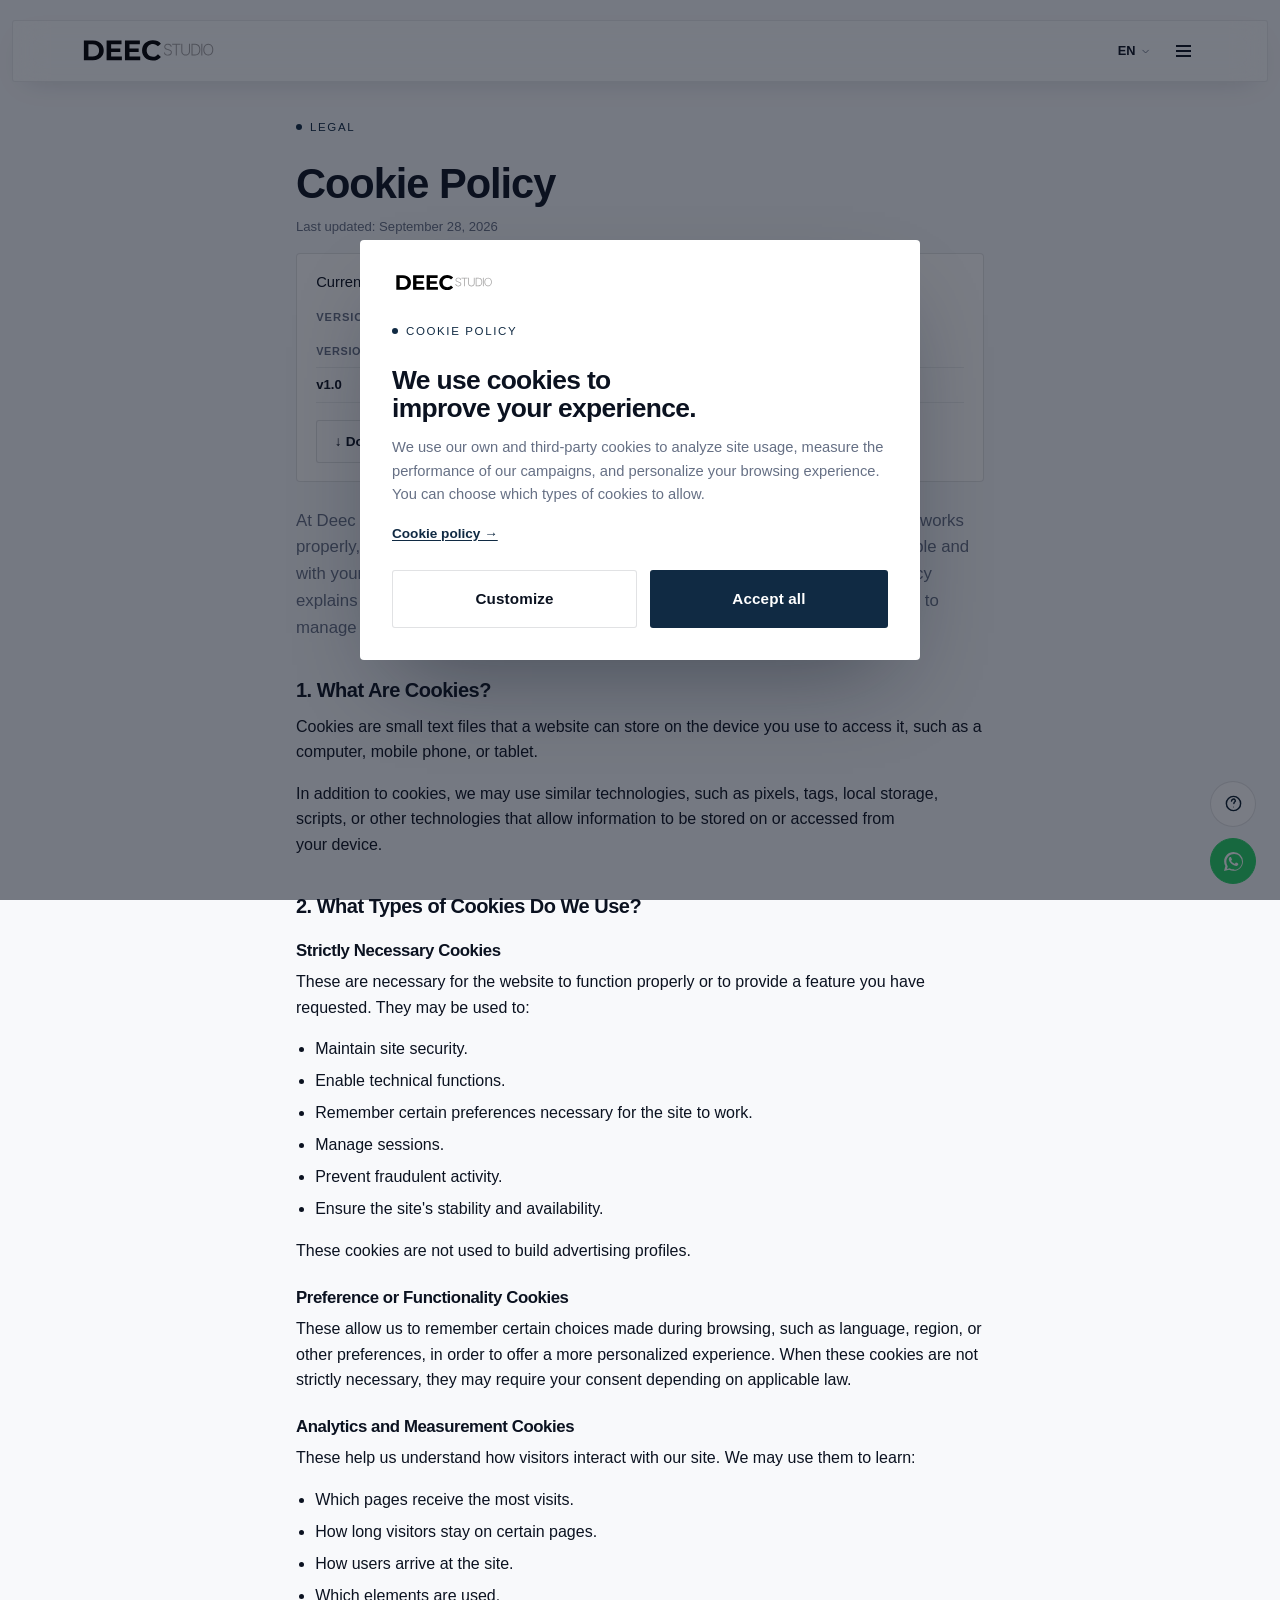
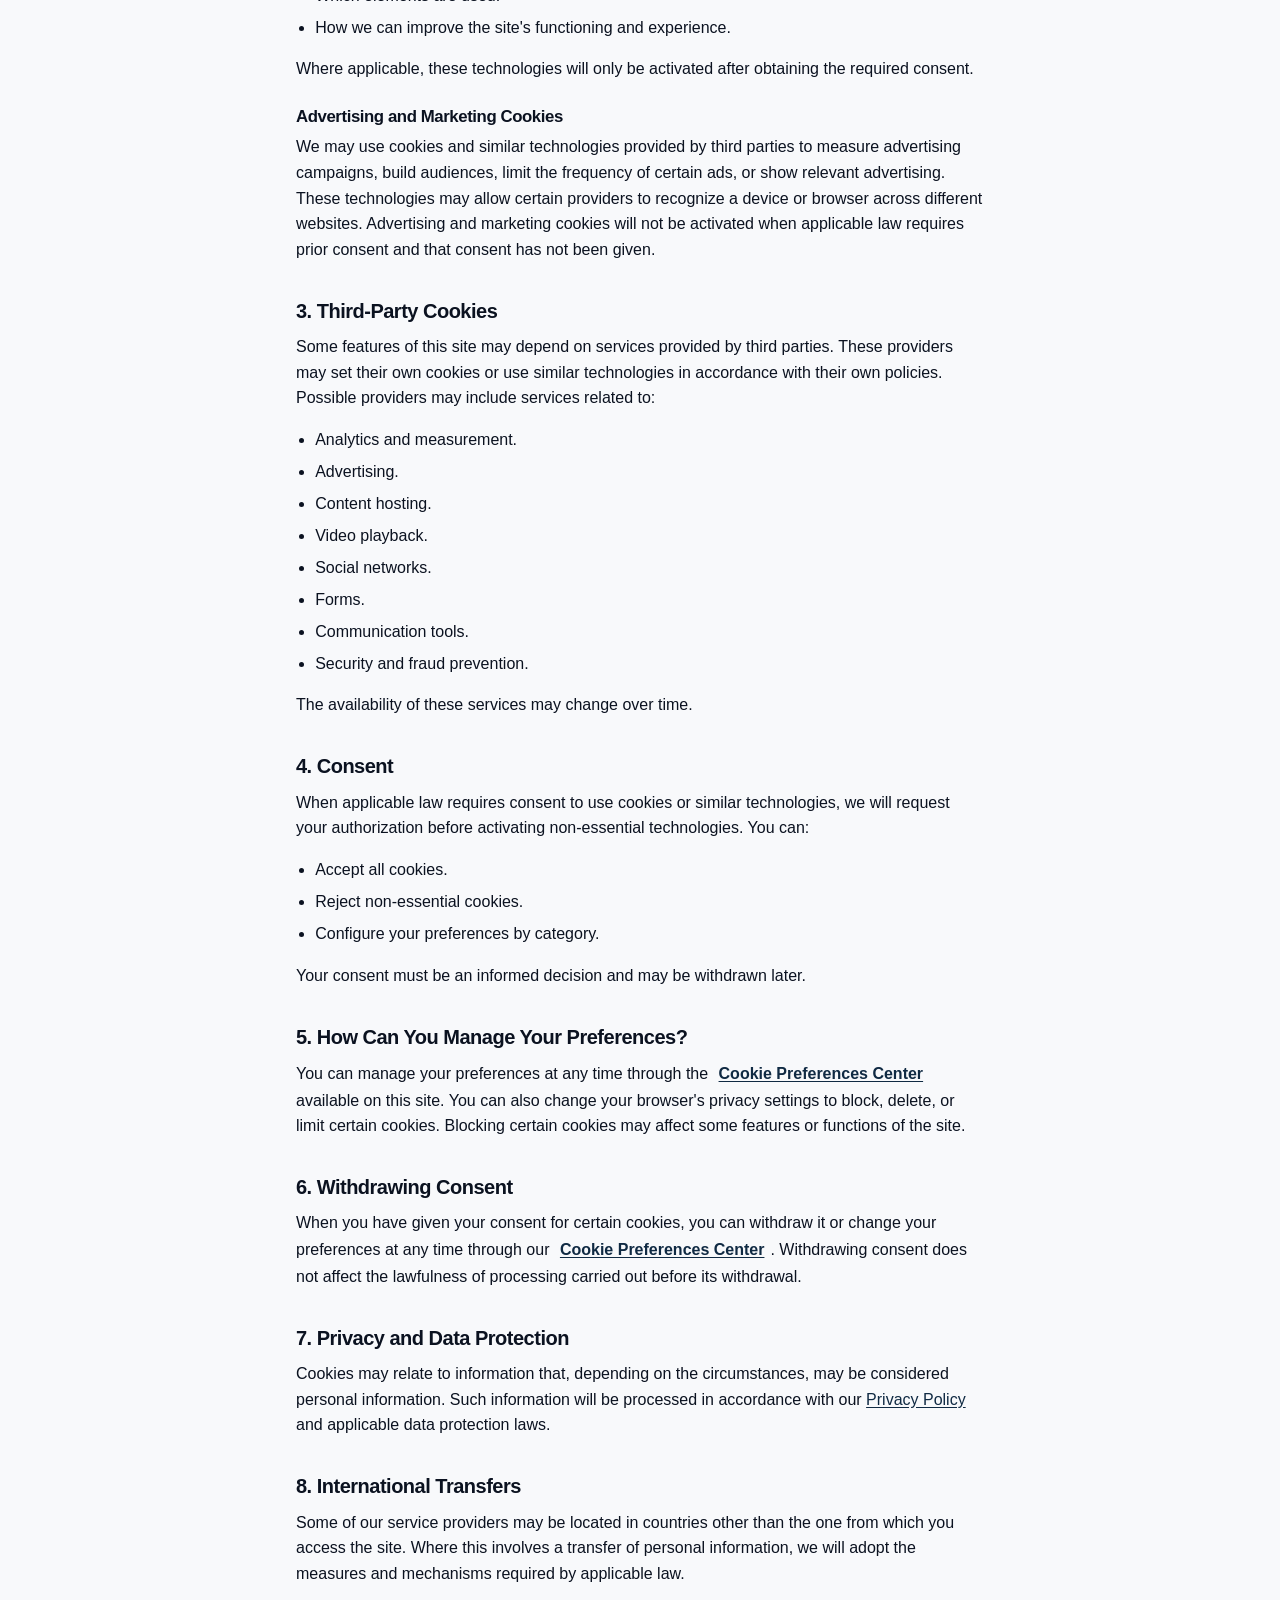
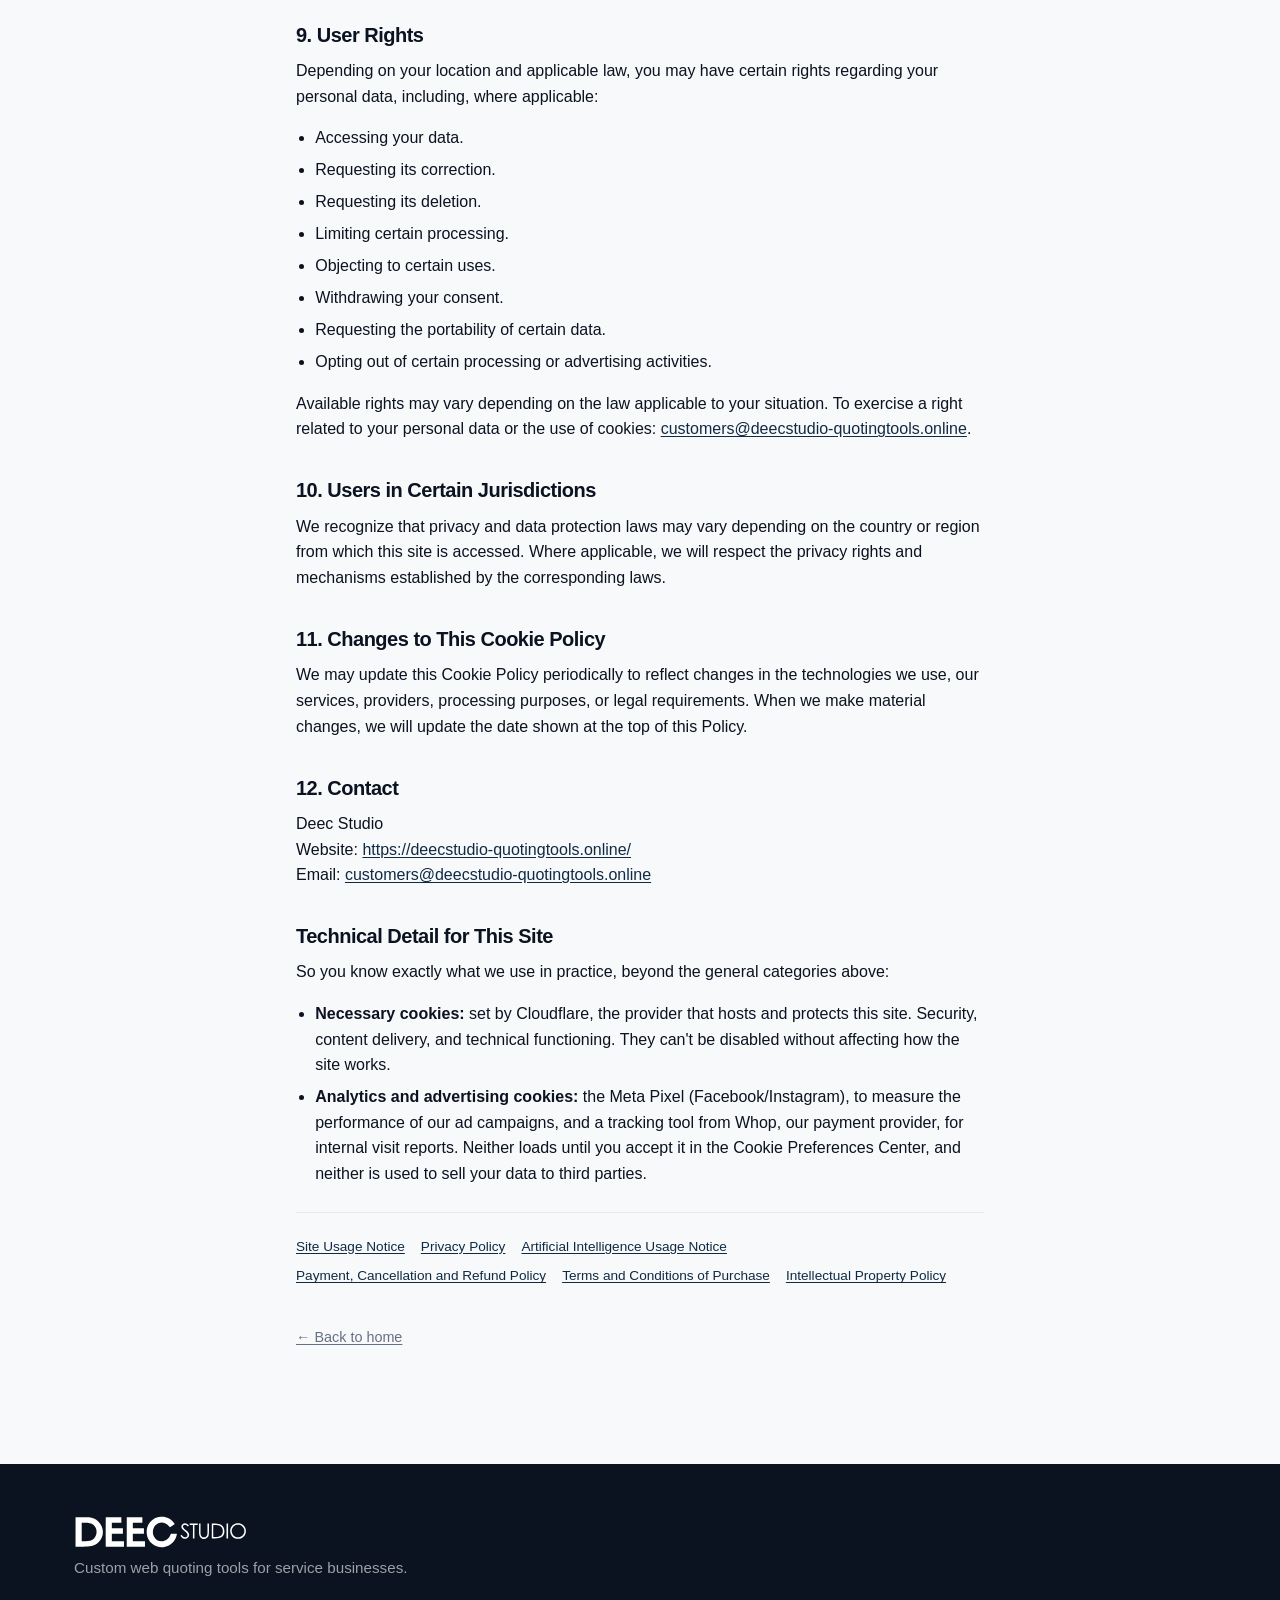
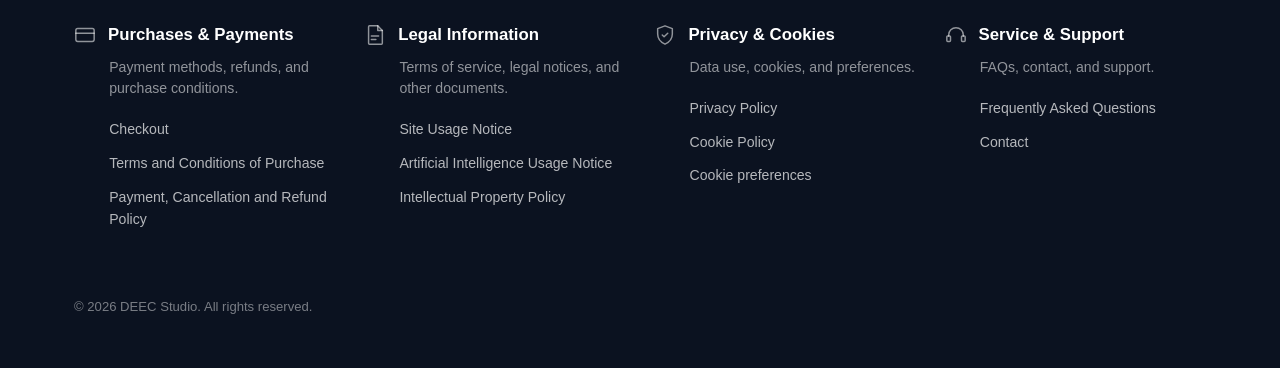
<file: Web Quoting Tools - DEEC Studio/politica-cookies.html>
<!DOCTYPE html>
<html lang="es">
<head>
<meta charset="UTF-8" />
<meta name="viewport" content="width=device-width, initial-scale=1" />

<!-- Site CSS goes first, right after the mandatory charset/viewport meta —
     see index.html for the full rationale (iOS Safari unstyled-flash fix). -->
<link rel="stylesheet" href="styles.css?v=2026101226" />

<!-- Whop tracking pixel + Meta Pixel: NOT loaded here — same consent-gated
     approach as index.html. See loadAnalyticsTracking() / initCookieConsent()
     in main.js. -->


<title>Política de Cookies — DEEC Studio</title>
<meta name="description" content="Qué cookies usa DEEC Studio, para qué sirven y cómo puedes controlarlas." />
<meta name="theme-color" content="#F8F9FB" />
<link rel="canonical" href="https://deecstudio-quotingtools.online/politica-cookies.html" />
<meta name="robots" content="noindex, follow" />

<meta property="og:type" content="website" />
<meta property="og:url" content="https://deecstudio-quotingtools.online/politica-cookies.html" />
<meta property="og:title" content="Política de Cookies — DEEC Studio" />
<meta property="og:description" content="Qué cookies usa DEEC Studio, para qué sirven y cómo puedes controlarlas." />
<meta name="twitter:card" content="summary" />
<meta name="twitter:title" content="Política de Cookies — DEEC Studio" />
<meta name="twitter:description" content="Qué cookies usa DEEC Studio, para qué sirven y cómo puedes controlarlas." />

<link rel="preconnect" href="https://api.fontshare.com">
<link rel="preconnect" href="https://fonts.googleapis.com">
<link rel="preconnect" href="https://fonts.gstatic.com" crossorigin>

<link rel="stylesheet" media="print" data-font-stylesheet href="https://api.fontshare.com/v2/css?f[]=satoshi@700,800,900,400,500&f[]=switzer@400,500,600,700,800,900&display=swap">
<link rel="stylesheet" media="print" data-font-stylesheet href="https://fonts.googleapis.com/css2?family=Caveat:wght@500;700&display=swap">
<link rel="stylesheet" media="print" data-font-stylesheet href="https://fonts.googleapis.com/css2?family=Geist:wght@400;500;600;700&display=swap">
<noscript>
<link rel="stylesheet" href="https://api.fontshare.com/v2/css?f[]=satoshi@700,800,900,400,500&f[]=switzer@400,500,600,700,800,900&display=swap">
<link rel="stylesheet" href="https://fonts.googleapis.com/css2?family=Caveat:wght@500;700&display=swap">
<link rel="stylesheet" href="https://fonts.googleapis.com/css2?family=Geist:wght@400;500;600;700&display=swap">
</noscript>

<link rel="icon" type="image/svg+xml" href="assets/favicon.svg?v=2026101226">
</head>
<body data-legal-doc="cookie-policy">
<a class="skip-link" href="#main" data-i18n="a11y.skipLink">Saltar al contenido</a>

<!-- =========================================================
     NAV — same component as index.html; in-page anchors point
     back to index.html's sections since this page has none of
     its own besides the policy content below.
     ========================================================= -->
<header class="nav nav-flat" data-nav>
  <div class="nav-inner">
    <a class="nav-brand" href="index.html" aria-label="DEEC Studio">
      <img class="nav-brand-logo" alt="DEEC Studio" width="141" height="30" src="assets/logo-deecstudio.svg" />
    </a>
    <div class="nav-actions">
      <div class="lang-toggle lang-toggle-single" data-lang-toggle data-lang-toggle-single role="group" data-i18n-aria="a11y.langGroup" aria-label="Idioma">
        <button type="button" class="lang-btn is-active" data-lang="es" aria-pressed="true" aria-label="Español">
          <span>ES</span>
          <svg class="lang-btn-chevron" viewBox="0 0 24 24" fill="none" stroke="currentColor" stroke-width="2" stroke-linecap="round" stroke-linejoin="round" aria-hidden="true"><polyline points="6 9 12 15 18 9"/></svg>
        </button>
        <button type="button" class="lang-btn" data-lang="en" aria-pressed="false" aria-label="English">
          <span>EN</span>
          <svg class="lang-btn-chevron" viewBox="0 0 24 24" fill="none" stroke="currentColor" stroke-width="2" stroke-linecap="round" stroke-linejoin="round" aria-hidden="true"><polyline points="6 9 12 15 18 9"/></svg>
        </button>
      </div>
      <button class="menu-toggle" data-menu-toggle aria-expanded="false" aria-controls="menu-panel" aria-label="Abrir menú">
        <span class="menu-toggle-bar"></span>
        <span class="menu-toggle-bar"></span>
        <span class="menu-toggle-bar"></span>
      </button>
    </div>
  </div>
</header>

<div class="menu-backdrop" data-menu-backdrop hidden></div>
<nav id="menu-panel" class="menu-panel" data-menu-panel data-i18n-aria="a11y.mobileNav" aria-label="Menú de navegación" hidden>
  <ul class="menu-list">
    <li><a href="index.html#top" data-i18n="nav.item.home">Inicio</a></li>
    <li><a href="index.html#problema" data-i18n="nav.item.problem">El problema</a></li>
    <li><a href="index.html#solucion" data-i18n="nav.item.solution">Solución</a></li>
    <li><a href="index.html#como-funciona" data-i18n="nav.item.how">Cómo funciona</a></li>
    <li><a href="index.html#experiencia" data-i18n="nav.item.experience">La experiencia</a></li>
    <li><a href="index.html#oferta" data-i18n="nav.item.pricing">Precio</a></li>
    <li><a href="index.html#faq" data-i18n="nav.item.faq">Preguntas frecuentes</a></li>
  </ul>
</nav>

<!-- Floating action buttons — FAQ (back to index.html's accordion) + WhatsApp -->
<div class="fab-stack" data-fab-stack>
  <a href="index.html#faq" class="fab-item" data-fab-item data-i18n-aria="a11y.faqLink" aria-label="Preguntas frecuentes">
    <span class="fab-bubble">
      <svg width="19" height="19" viewBox="0 0 24 24" fill="none" stroke="currentColor" stroke-width="1.8" stroke-linecap="round" stroke-linejoin="round"><circle cx="12" cy="12" r="9"/><path d="M9.5 9a2.5 2.5 0 0 1 4.6-1.4c.5.8.3 1.6-.4 2.2-.8.7-1.2 1.1-1.2 2.2"/><circle cx="12" cy="16.5" r=".6" fill="currentColor" stroke="none"/></svg>
    </span>
    <span class="fab-tooltip" data-i18n="fab.faq.title">Preguntas frecuentes</span>
  </a>
  <a href="#" class="fab-item" data-fab-item data-whatsapp-cta data-i18n-aria="a11y.whatsappLink" aria-label="Escribir por WhatsApp">
    <span class="fab-bubble fab-bubble-accent">
      <svg width="19" height="19" viewBox="0 0 24 24" fill="currentColor"><path d="M17.472 14.382c-.297-.149-1.758-.867-2.03-.967-.273-.099-.471-.148-.67.15-.197.297-.767.966-.94 1.164-.173.199-.347.223-.644.075-.297-.15-1.255-.463-2.39-1.475-.883-.788-1.48-1.761-1.653-2.059-.173-.297-.018-.458.13-.606.134-.133.298-.347.446-.52.149-.174.198-.298.298-.497.099-.198.05-.371-.025-.52-.075-.149-.669-1.612-.916-2.207-.242-.579-.487-.5-.669-.51-.173-.008-.371-.01-.57-.01-.198 0-.52.074-.792.372-.272.297-1.04 1.016-1.04 2.479 0 1.462 1.065 2.875 1.213 3.074.149.198 2.096 3.2 5.077 4.487.709.306 1.262.489 1.694.626.712.226 1.36.194 1.872.118.571-.085 1.758-.719 2.006-1.413.248-.694.248-1.289.173-1.413-.074-.124-.272-.198-.57-.347z"/><path d="M12.05 21.9c-1.596 0-3.16-.415-4.53-1.2l-.326-.194-3.37.884.9-3.286-.213-.337a9.86 9.86 0 0 1-1.51-5.25c0-5.45 4.44-9.885 9.9-9.885 2.643 0 5.126 1.03 6.994 2.898a9.82 9.82 0 0 1 2.9 6.994c-.003 5.45-4.444 9.876-9.744 9.876zm8.413-18.28A11.815 11.815 0 0 0 12.05 0C5.495 0 .16 5.327.157 11.874a11.84 11.84 0 0 0 1.596 5.96L0 24l6.335-1.652a11.9 11.9 0 0 0 5.71 1.452h.005c6.554 0 11.89-5.328 11.893-11.876a11.8 11.8 0 0 0-3.48-8.304z"/></svg>
    </span>
    <span class="fab-tooltip" data-i18n="fab.whatsapp.title">¿Tienes dudas o preguntas? Contáctanos</span>
  </a>
</div>

<!-- Social proof / toast hosts kept for main.js parity (both stay empty/hidden on this page) -->
<div class="toast" data-toast role="status" aria-live="polite"></div>

<main id="main">
<section class="section legal-top">
  <div class="container legal-page">
    <p class="eyebrow" data-i18n="legal.eyebrow">Legal</p>

    <div data-lang-content="es">
      <h1 class="legal-title">Política de Cookies</h1>
      <p class="legal-updated" data-legal-updated>Última actualización: 28 de septiembre de 2026</p>
      <div class="legal-version-block">
        <p class="legal-version-current"><span data-i18n="legal.versionLabel">Versión vigente:</span> <strong data-legal-version-current>v1.0</strong></p>
        <p class="legal-version-history-label" data-i18n="legal.versionHistoryLabel">Historial de versiones</p>
        <table class="legal-version-table" data-legal-version-table>
          <thead>
            <tr>
              <th data-i18n="legal.versionTableVersion">Versión</th>
              <th data-i18n="legal.versionTableDate">Fecha</th>
              <th data-i18n="legal.versionTableDescription">Descripción</th>
            </tr>
          </thead>
          <tbody></tbody>
        </table>
        <button type="button" class="btn btn-outline legal-pdf-btn" data-legal-pdf-download>
          <span data-i18n="legal.downloadPdf">↓ Descargar PDF</span>
        </button>
      </div>
      <p class="legal-intro">En Deec Studio utilizamos cookies y tecnologías similares en este sitio web para garantizar su funcionamiento, mejorar la experiencia de navegación, analizar el uso del sitio y, cuando corresponda y con tu autorización, ofrecer contenido o publicidad más relevante. Esta Política de Cookies explica qué son estas tecnologías, cómo las utilizamos y qué opciones tienes para administrarlas.</p>

      <div class="legal-body">
        <h2>1. ¿Qué son las cookies?</h2>
        <p>Las cookies son pequeños archivos de texto que un sitio web puede almacenar en el dispositivo desde el que accedes, como una computadora, teléfono móvil o tableta.</p>
        <p>Además de cookies, podemos utilizar tecnologías similares, como píxeles, etiquetas, almacenamiento local, scripts u otras tecnologías que permitan almacenar o acceder a información en tu dispositivo.</p>

        <h2>2. ¿Qué tipos de cookies utilizamos?</h2>

        <h3>Cookies estrictamente necesarias</h3>
        <p>Son aquellas necesarias para que el sitio web pueda funcionar correctamente o para proporcionar una función que hayas solicitado. Pueden utilizarse para:</p>
        <ul>
          <li>Mantener la seguridad del sitio.</li>
          <li>Permitir funciones técnicas.</li>
          <li>Recordar determinadas preferencias necesarias para el funcionamiento.</li>
          <li>Gestionar sesiones.</li>
          <li>Prevenir actividades fraudulentas.</li>
          <li>Garantizar la estabilidad y disponibilidad del sitio.</li>
        </ul>
        <p>Estas cookies no se utilizan para crear perfiles publicitarios.</p>

        <h3>Cookies de preferencias o funcionalidad</h3>
        <p>Permiten recordar determinadas elecciones realizadas durante la navegación, como idioma, región u otras preferencias, con el objetivo de ofrecer una experiencia más personalizada. Cuando estas cookies no sean estrictamente necesarias, podrán requerir tu consentimiento dependiendo de la legislación aplicable.</p>

        <h3>Cookies de análisis y medición</h3>
        <p>Nos ayudan a comprender cómo los visitantes interactúan con nuestro sitio. Podemos utilizarlas para conocer:</p>
        <ul>
          <li>Qué páginas reciben más visitas.</li>
          <li>Cuánto tiempo permanecen los visitantes en determinadas páginas.</li>
          <li>Cómo llegan los usuarios al sitio.</li>
          <li>Qué elementos son utilizados.</li>
          <li>Cómo podemos mejorar el funcionamiento y la experiencia del sitio.</li>
        </ul>
        <p>Cuando corresponda, estas tecnologías se activarán únicamente después de obtener el consentimiento requerido.</p>

        <h3>Cookies de publicidad y marketing</h3>
        <p>Podemos utilizar cookies y tecnologías similares proporcionadas por terceros para medir campañas publicitarias, crear audiencias, limitar la frecuencia de determinados anuncios o mostrar publicidad relevante. Estas tecnologías pueden permitir que determinados proveedores reconozcan un dispositivo o navegador en diferentes sitios web. Las cookies de publicidad y marketing no se activarán cuando la legislación aplicable requiera consentimiento previo y dicho consentimiento no haya sido proporcionado.</p>

        <h2>3. Cookies de terceros</h2>
        <p>Algunas funcionalidades de este sitio pueden depender de servicios proporcionados por terceros. Estos proveedores pueden establecer sus propias cookies o utilizar tecnologías similares de acuerdo con sus propias políticas. Entre los posibles proveedores pueden encontrarse servicios de:</p>
        <ul>
          <li>Análisis y medición.</li>
          <li>Publicidad.</li>
          <li>Alojamiento de contenido.</li>
          <li>Reproducción de vídeo.</li>
          <li>Redes sociales.</li>
          <li>Formularios.</li>
          <li>Herramientas de comunicación.</li>
          <li>Seguridad y prevención de fraude.</li>
        </ul>
        <p>La disponibilidad de estos servicios puede cambiar con el tiempo.</p>

        <h2>4. Consentimiento</h2>
        <p>Cuando la legislación aplicable exige consentimiento para utilizar cookies o tecnologías similares, solicitaremos tu autorización antes de activar las tecnologías no esenciales. Puedes:</p>
        <ul>
          <li>Aceptar todas las cookies.</li>
          <li>Rechazar las cookies no esenciales.</li>
          <li>Configurar tus preferencias por categoría.</li>
        </ul>
        <p>Tu consentimiento debe ser una decisión informada y puede retirarse posteriormente.</p>

        <h2>5. ¿Cómo puedes administrar tus preferencias?</h2>
        <p>Puedes administrar tus preferencias en cualquier momento mediante el <button type="button" class="legal-inline-link" data-cookie-reopen>Centro de Preferencias de Cookies</button> disponible en este sitio. También puedes modificar la configuración de privacidad de tu navegador para bloquear, eliminar o limitar determinadas cookies. Bloquear determinadas cookies puede afectar algunas funciones o características del sitio.</p>

        <h2>6. Retiro del consentimiento</h2>
        <p>Cuando hayas otorgado tu consentimiento para determinadas cookies, puedes retirarlo o modificar tus preferencias en cualquier momento mediante nuestro <button type="button" class="legal-inline-link" data-cookie-reopen>Centro de Preferencias de Cookies</button>. El retiro del consentimiento no afecta la legalidad del tratamiento realizado antes de su retiro.</p>

        <h2>7. Privacidad y protección de datos</h2>
        <p>Las cookies pueden estar relacionadas con información que, dependiendo de las circunstancias, puede considerarse información personal. El tratamiento de dicha información se realizará de acuerdo con nuestra <a href="politica-privacidad.html">Política de Privacidad</a> y con las leyes de protección de datos aplicables.</p>

        <h2>8. Transferencias internacionales</h2>
        <p>Algunos de nuestros proveedores de servicios pueden encontrarse en países distintos del país desde el que accedes al sitio. Cuando esto implique una transferencia de información personal, adoptaremos las medidas y mecanismos requeridos por la legislación aplicable.</p>

        <h2>9. Derechos de los usuarios</h2>
        <p>Dependiendo de tu ubicación y de la legislación aplicable, puedes tener determinados derechos relacionados con tus datos personales, incluyendo, cuando corresponda:</p>
        <ul>
          <li>Acceder a tus datos.</li>
          <li>Solicitar su corrección.</li>
          <li>Solicitar su eliminación.</li>
          <li>Limitar determinados tratamientos.</li>
          <li>Oponerte a determinados usos.</li>
          <li>Retirar tu consentimiento.</li>
          <li>Solicitar la portabilidad de determinados datos.</li>
          <li>Optar por no participar en determinadas actividades de tratamiento o publicidad.</li>
        </ul>
        <p>Los derechos disponibles pueden variar dependiendo de la legislación aplicable a tu situación. Para ejercer algún derecho relacionado con tus datos personales o con el uso de cookies: <a href="mailto:customers@deecstudio-quotingtools.online">customers@deecstudio-quotingtools.online</a>.</p>

        <h2>10. Usuarios de determinadas jurisdicciones</h2>
        <p>Reconocemos que las leyes de privacidad y protección de datos pueden variar según el país o región desde la que se acceda a este sitio. Cuando resulte aplicable, respetaremos los derechos y mecanismos de privacidad establecidos por las leyes correspondientes.</p>

        <h2>11. Cambios a esta Política de Cookies</h2>
        <p>Podemos actualizar esta Política de Cookies periódicamente para reflejar cambios en las tecnologías que utilizamos, nuestros servicios, proveedores, finalidades del tratamiento o requisitos legales. Cuando realicemos cambios importantes, actualizaremos la fecha indicada al comienzo de esta Política.</p>

        <h2>12. Contacto</h2>
        <p>Deec Studio<br>Sitio web: <a href="https://deecstudio-quotingtools.online/">https://deecstudio-quotingtools.online/</a><br>Correo electrónico: <a href="mailto:customers@deecstudio-quotingtools.online">customers@deecstudio-quotingtools.online</a></p>

        <h2>Detalle técnico para este sitio</h2>
        <p>Para que sepas exactamente qué usamos en la práctica, más allá de las categorías generales anteriores:</p>
        <ul>
          <li><strong>Cookies necesarias:</strong> puestas por Cloudflare, el proveedor que aloja y protege este sitio. Seguridad, distribución de contenido y buen funcionamiento técnico. No se pueden desactivar sin afectar el funcionamiento del sitio.</li>
          <li><strong>Cookies de análisis y publicidad:</strong> el Meta Pixel (Facebook/Instagram), para medir el rendimiento de nuestras campañas de anuncios, y una herramienta de seguimiento de Whop, nuestro proveedor de pagos, para reportes internos de visitas. Ninguna de las dos se activa hasta que las aceptes en el Centro de Preferencias de Cookies, y ninguna se usa para vender tus datos a terceros.</li>
        </ul>
      </div>
    </div>

    <div data-lang-content="en" hidden>
      <h1 class="legal-title">Cookie Policy</h1>
      <p class="legal-updated" data-legal-updated>Last updated: September 28, 2026</p>
      <div class="legal-version-block">
        <p class="legal-version-current"><span data-i18n="legal.versionLabel">Versión vigente:</span> <strong data-legal-version-current>v1.0</strong></p>
        <p class="legal-version-history-label" data-i18n="legal.versionHistoryLabel">Historial de versiones</p>
        <table class="legal-version-table" data-legal-version-table>
          <thead>
            <tr>
              <th data-i18n="legal.versionTableVersion">Versión</th>
              <th data-i18n="legal.versionTableDate">Fecha</th>
              <th data-i18n="legal.versionTableDescription">Descripción</th>
            </tr>
          </thead>
          <tbody></tbody>
        </table>
        <button type="button" class="btn btn-outline legal-pdf-btn" data-legal-pdf-download>
          <span data-i18n="legal.downloadPdf">↓ Descargar PDF</span>
        </button>
      </div>
      <p class="legal-intro">At Deec Studio we use cookies and similar technologies on this website to ensure it works properly, improve your browsing experience, analyze site usage and, where applicable and with your authorization, show more relevant content or advertising. This Cookie Policy explains what these technologies are, how we use them, and what options you have to manage them.</p>

      <div class="legal-body">
        <h2>1. What Are Cookies?</h2>
        <p>Cookies are small text files that a website can store on the device you use to access it, such as a computer, mobile phone, or tablet.</p>
        <p>In addition to cookies, we may use similar technologies, such as pixels, tags, local storage, scripts, or other technologies that allow information to be stored on or accessed from your device.</p>

        <h2>2. What Types of Cookies Do We Use?</h2>

        <h3>Strictly Necessary Cookies</h3>
        <p>These are necessary for the website to function properly or to provide a feature you have requested. They may be used to:</p>
        <ul>
          <li>Maintain site security.</li>
          <li>Enable technical functions.</li>
          <li>Remember certain preferences necessary for the site to work.</li>
          <li>Manage sessions.</li>
          <li>Prevent fraudulent activity.</li>
          <li>Ensure the site's stability and availability.</li>
        </ul>
        <p>These cookies are not used to build advertising profiles.</p>

        <h3>Preference or Functionality Cookies</h3>
        <p>These allow us to remember certain choices made during browsing, such as language, region, or other preferences, in order to offer a more personalized experience. When these cookies are not strictly necessary, they may require your consent depending on applicable law.</p>

        <h3>Analytics and Measurement Cookies</h3>
        <p>These help us understand how visitors interact with our site. We may use them to learn:</p>
        <ul>
          <li>Which pages receive the most visits.</li>
          <li>How long visitors stay on certain pages.</li>
          <li>How users arrive at the site.</li>
          <li>Which elements are used.</li>
          <li>How we can improve the site's functioning and experience.</li>
        </ul>
        <p>Where applicable, these technologies will only be activated after obtaining the required consent.</p>

        <h3>Advertising and Marketing Cookies</h3>
        <p>We may use cookies and similar technologies provided by third parties to measure advertising campaigns, build audiences, limit the frequency of certain ads, or show relevant advertising. These technologies may allow certain providers to recognize a device or browser across different websites. Advertising and marketing cookies will not be activated when applicable law requires prior consent and that consent has not been given.</p>

        <h2>3. Third-Party Cookies</h2>
        <p>Some features of this site may depend on services provided by third parties. These providers may set their own cookies or use similar technologies in accordance with their own policies. Possible providers may include services related to:</p>
        <ul>
          <li>Analytics and measurement.</li>
          <li>Advertising.</li>
          <li>Content hosting.</li>
          <li>Video playback.</li>
          <li>Social networks.</li>
          <li>Forms.</li>
          <li>Communication tools.</li>
          <li>Security and fraud prevention.</li>
        </ul>
        <p>The availability of these services may change over time.</p>

        <h2>4. Consent</h2>
        <p>When applicable law requires consent to use cookies or similar technologies, we will request your authorization before activating non-essential technologies. You can:</p>
        <ul>
          <li>Accept all cookies.</li>
          <li>Reject non-essential cookies.</li>
          <li>Configure your preferences by category.</li>
        </ul>
        <p>Your consent must be an informed decision and may be withdrawn later.</p>

        <h2>5. How Can You Manage Your Preferences?</h2>
        <p>You can manage your preferences at any time through the <button type="button" class="legal-inline-link" data-cookie-reopen>Cookie Preferences Center</button> available on this site. You can also change your browser's privacy settings to block, delete, or limit certain cookies. Blocking certain cookies may affect some features or functions of the site.</p>

        <h2>6. Withdrawing Consent</h2>
        <p>When you have given your consent for certain cookies, you can withdraw it or change your preferences at any time through our <button type="button" class="legal-inline-link" data-cookie-reopen>Cookie Preferences Center</button>. Withdrawing consent does not affect the lawfulness of processing carried out before its withdrawal.</p>

        <h2>7. Privacy and Data Protection</h2>
        <p>Cookies may relate to information that, depending on the circumstances, may be considered personal information. Such information will be processed in accordance with our <a href="politica-privacidad.html">Privacy Policy</a> and applicable data protection laws.</p>

        <h2>8. International Transfers</h2>
        <p>Some of our service providers may be located in countries other than the one from which you access the site. Where this involves a transfer of personal information, we will adopt the measures and mechanisms required by applicable law.</p>

        <h2>9. User Rights</h2>
        <p>Depending on your location and applicable law, you may have certain rights regarding your personal data, including, where applicable:</p>
        <ul>
          <li>Accessing your data.</li>
          <li>Requesting its correction.</li>
          <li>Requesting its deletion.</li>
          <li>Limiting certain processing.</li>
          <li>Objecting to certain uses.</li>
          <li>Withdrawing your consent.</li>
          <li>Requesting the portability of certain data.</li>
          <li>Opting out of certain processing or advertising activities.</li>
        </ul>
        <p>Available rights may vary depending on the law applicable to your situation. To exercise a right related to your personal data or the use of cookies: <a href="mailto:customers@deecstudio-quotingtools.online">customers@deecstudio-quotingtools.online</a>.</p>

        <h2>10. Users in Certain Jurisdictions</h2>
        <p>We recognize that privacy and data protection laws may vary depending on the country or region from which this site is accessed. Where applicable, we will respect the privacy rights and mechanisms established by the corresponding laws.</p>

        <h2>11. Changes to This Cookie Policy</h2>
        <p>We may update this Cookie Policy periodically to reflect changes in the technologies we use, our services, providers, processing purposes, or legal requirements. When we make material changes, we will update the date shown at the top of this Policy.</p>

        <h2>12. Contact</h2>
        <p>Deec Studio<br>Website: <a href="https://deecstudio-quotingtools.online/">https://deecstudio-quotingtools.online/</a><br>Email: <a href="mailto:customers@deecstudio-quotingtools.online">customers@deecstudio-quotingtools.online</a></p>

        <h2>Technical Detail for This Site</h2>
        <p>So you know exactly what we use in practice, beyond the general categories above:</p>
        <ul>
          <li><strong>Necessary cookies:</strong> set by Cloudflare, the provider that hosts and protects this site. Security, content delivery, and technical functioning. They can't be disabled without affecting how the site works.</li>
          <li><strong>Analytics and advertising cookies:</strong> the Meta Pixel (Facebook/Instagram), to measure the performance of our ad campaigns, and a tracking tool from Whop, our payment provider, for internal visit reports. Neither loads until you accept it in the Cookie Preferences Center, and neither is used to sell your data to third parties.</li>
        </ul>
      </div>
    </div>

    <nav class="legal-doc-nav" aria-label="Otros documentos legales">
      <a href="aviso-de-uso.html" data-i18n="footer.termsLink">Aviso de Uso del Sitio</a>
      <a href="politica-privacidad.html" data-i18n="footer.privacyLink">Política de Privacidad</a>
      <a href="aviso-uso-ia.html" data-i18n="footer.aiNoticeLink">Aviso de Uso de Inteligencia Artificial</a>
      <a href="politica-pagos.html" data-i18n="footer.paymentsPolicyLink">Política de Pagos, Cancelaciones y Reembolsos</a>
      <a href="terminos-condiciones-compra.html" data-i18n="footer.termsOfPurchaseLink">Términos y Condiciones de Compra</a>
      <a href="politica-propiedad-intelectual.html" data-i18n="footer.ipPolicyLink">Política de Propiedad Intelectual</a>
    </nav>

    <a class="legal-back" href="index.html" data-i18n="legal.backHome">← Volver al inicio</a>
  </div>
</section>
</main>

<!-- =========================================================
     FOOTER — same component as index.html
     ========================================================= -->
<footer class="footer">
  <div class="container footer-minimal">
    <div class="footer-identity">
      <img class="footer-logo" src="assets/logo-deecstudio-wordmark.svg" alt="DEEC Studio" width="174" height="34" />
      <p class="footer-tagline" data-i18n="footer.tagline">Cotizadores web personalizados para negocios de servicios.</p>
    </div>
    <div class="footer-categories">
      <details class="footer-cat">
        <summary class="footer-cat-summary">
          <span class="footer-cat-summary-row">
            <span class="footer-cat-heading">
              <svg class="footer-cat-glyph" width="22" height="22" viewBox="0 0 24 24" fill="none" stroke="currentColor" stroke-width="1.6" stroke-linecap="round" stroke-linejoin="round" aria-hidden="true"><rect x="2" y="5" width="20" height="14" rx="2"/><line x1="2" y1="10" x2="22" y2="10"/></svg>
              <span class="footer-cat-title" data-i18n="footer.cat.purchases.title">Compras y pagos</span>
            </span>
            <svg class="footer-cat-chevron" width="16" height="16" viewBox="0 0 24 24" fill="none" stroke="currentColor" stroke-width="2" stroke-linecap="round" stroke-linejoin="round" aria-hidden="true"><polyline points="6 9 12 15 18 9"/></svg>
          </span>
          <span class="footer-cat-desc" data-i18n="footer.cat.purchases.desc">Métodos de pago, reembolsos y condiciones de compra.</span>
        </summary>
        <nav class="footer-links" aria-label="Compras y pagos">
          <a href="checkout.html" data-i18n="footer.checkoutLink">Checkout</a>
          <a href="terminos-condiciones-compra.html" data-i18n="footer.termsOfPurchaseLink">Términos y Condiciones de Compra</a>
          <a href="politica-pagos.html" data-i18n="footer.paymentsPolicyLink">Política de Pagos, Cancelaciones y Reembolsos</a>
        </nav>
      </details>
      <details class="footer-cat">
        <summary class="footer-cat-summary">
          <span class="footer-cat-summary-row">
            <span class="footer-cat-heading">
              <svg class="footer-cat-glyph" width="22" height="22" viewBox="0 0 24 24" fill="none" stroke="currentColor" stroke-width="1.6" stroke-linecap="round" stroke-linejoin="round" aria-hidden="true"><path d="M6 2h9l5 5v14a1 1 0 0 1-1 1H6a1 1 0 0 1-1-1V3a1 1 0 0 1 1-1z"/><polyline points="15 2 15 7 20 7"/><line x1="8" y1="13" x2="16" y2="13"/><line x1="8" y1="17" x2="13" y2="17"/></svg>
              <span class="footer-cat-title" data-i18n="footer.cat.legal.title">Información legal</span>
            </span>
            <svg class="footer-cat-chevron" width="16" height="16" viewBox="0 0 24 24" fill="none" stroke="currentColor" stroke-width="2" stroke-linecap="round" stroke-linejoin="round" aria-hidden="true"><polyline points="6 9 12 15 18 9"/></svg>
          </span>
          <span class="footer-cat-desc" data-i18n="footer.cat.legal.desc">Términos de servicio, avisos legales y otros documentos.</span>
        </summary>
        <nav class="footer-links" aria-label="Información legal">
          <a href="aviso-de-uso.html" data-i18n="footer.termsLink">Aviso de Uso del Sitio</a>
          <a href="aviso-uso-ia.html" data-i18n="footer.aiNoticeLink">Aviso de Uso de Inteligencia Artificial</a>
          <a href="politica-propiedad-intelectual.html" data-i18n="footer.ipPolicyLink">Política de Propiedad Intelectual</a>
        </nav>
      </details>
      <details class="footer-cat">
        <summary class="footer-cat-summary">
          <span class="footer-cat-summary-row">
            <span class="footer-cat-heading">
              <svg class="footer-cat-glyph" width="22" height="22" viewBox="0 0 24 24" fill="none" stroke="currentColor" stroke-width="1.6" stroke-linecap="round" stroke-linejoin="round" aria-hidden="true"><path d="M12 2 4 5v6c0 5 3.5 9 8 11 4.5-2 8-6 8-11V5l-8-3z"/><polyline points="9 12 11 14 15 10"/></svg>
              <span class="footer-cat-title" data-i18n="footer.cat.privacy.title">Privacidad y cookies</span>
            </span>
            <svg class="footer-cat-chevron" width="16" height="16" viewBox="0 0 24 24" fill="none" stroke="currentColor" stroke-width="2" stroke-linecap="round" stroke-linejoin="round" aria-hidden="true"><polyline points="6 9 12 15 18 9"/></svg>
          </span>
          <span class="footer-cat-desc" data-i18n="footer.cat.privacy.desc">Uso de datos, cookies y preferencias.</span>
        </summary>
        <nav class="footer-links" aria-label="Privacidad y cookies">
          <a href="politica-privacidad.html" data-i18n="footer.privacyLink">Política de Privacidad</a>
          <a href="politica-cookies.html" data-i18n="footer.cookiesLink">Política de Cookies</a>
          <button type="button" data-cookie-reopen data-i18n="footer.cookiePrefsLink">Preferencias de cookies</button>
        </nav>
      </details>
      <details class="footer-cat">
        <summary class="footer-cat-summary">
          <span class="footer-cat-summary-row">
            <span class="footer-cat-heading">
              <svg class="footer-cat-glyph" width="22" height="22" viewBox="0 0 24 24" fill="none" stroke="currentColor" stroke-width="1.6" stroke-linecap="round" stroke-linejoin="round" aria-hidden="true"><path d="M4 13v-1a8 8 0 0 1 16 0v1"/><rect x="2" y="13" width="4" height="6" rx="1"/><rect x="18" y="13" width="4" height="6" rx="1"/></svg>
              <span class="footer-cat-title" data-i18n="footer.cat.support.title">Servicio y soporte</span>
            </span>
            <svg class="footer-cat-chevron" width="16" height="16" viewBox="0 0 24 24" fill="none" stroke="currentColor" stroke-width="2" stroke-linecap="round" stroke-linejoin="round" aria-hidden="true"><polyline points="6 9 12 15 18 9"/></svg>
          </span>
          <span class="footer-cat-desc" data-i18n="footer.cat.support.desc">Preguntas frecuentes, contacto y soporte.</span>
        </summary>
        <nav class="footer-links" aria-label="Servicio y soporte">
          <a href="index.html#faq" data-i18n="footer.faqLink">Preguntas Frecuentes</a>
          <a href="#" data-whatsapp-cta data-i18n="footer.contactLink">Contacto</a>
        </nav>
      </details>
    </div>
    <p class="footer-copyright" data-i18n="footer.copyright">© 2026 DEEC Studio. Todos los derechos reservados.</p>
  </div>
</footer>

<!-- Cookie consent modal — mismo componente que index.html, ver el
     comentario completo ahí (bloqueo real de scripts + backdrop). -->
<div class="cookie-modal-backdrop" data-cookie-banner-backdrop hidden></div>
<div class="cookie-modal" data-cookie-banner hidden role="dialog" aria-modal="true" data-i18n-aria="a11y.cookieModal" aria-label="Preferencias de cookies">
  <div class="cookie-modal-panel">
    <div class="cookie-modal-head">
      <img class="cookie-modal-logo" alt="DEEC Studio" width="110" height="24" src="assets/logo-deecstudio.svg" />
    </div>

    <p class="eyebrow" data-i18n="cookie.modal.eyebrow">Política de cookies</p>
    <h2 class="cookie-modal-title" data-i18n="cookie.modal.title">Utilizamos cookies para mejorar tu experiencia.</h2>
    <p class="cookie-modal-text" data-i18n="cookie.modal.text">Usamos cookies propias y de terceros para analizar el uso del sitio, medir el rendimiento de nuestras campañas y personalizar tu experiencia de navegación. Puedes elegir qué tipos de cookies permitir.</p>
    <a class="cookie-modal-link" href="politica-cookies.html" data-i18n="cookie.modal.policyLink">Política de cookies →</a>

    <div class="cookie-modal-actions" data-cookie-step="choice">
      <button type="button" class="btn btn-outline" data-cookie-customize data-i18n="cookie.modal.customize">Personalizar</button>
      <button type="button" class="btn btn-primary" data-cookie-accept-all data-i18n="cookie.modal.acceptAll">Aceptar todas</button>
    </div>

    <div class="cookie-modal-prefs" data-cookie-step="prefs" hidden>
      <div class="cookie-pref-row">
        <div class="cookie-pref-text">
          <p class="cookie-pref-title" data-i18n="cookie.modal.necessaryTitle">Cookies necesarias</p>
          <p class="cookie-pref-desc" data-i18n="cookie.modal.necessaryDesc">Seguridad y funcionamiento del sitio (Cloudflare). Siempre activas.</p>
        </div>
        <span class="cookie-pref-toggle is-on is-locked" aria-hidden="true"></span>
      </div>
      <div class="cookie-pref-row">
        <div class="cookie-pref-text">
          <p class="cookie-pref-title" data-i18n="cookie.modal.analyticsTitle">Análisis y publicidad</p>
          <p class="cookie-pref-desc" data-i18n="cookie.modal.analyticsDesc">Meta Pixel y Whop, para medir campañas y visitas al sitio.</p>
        </div>
        <button type="button" class="cookie-pref-toggle" data-cookie-toggle-analytics role="switch" aria-checked="false"></button>
      </div>
      <button type="button" class="btn btn-primary cookie-modal-save" data-cookie-save data-i18n="cookie.modal.save">Guardar preferencias</button>
    </div>
  </div>
</div>

<script defer src="lib/manifest.js?v=2026101226"></script>
<script defer src="lib/i18n.js?v=2026101226"></script>
<script defer src="lib/legal-versions.js?v=2026101226"></script>
<script defer src="main.js?v=2026101226"></script>
</body>
</html>
</file>
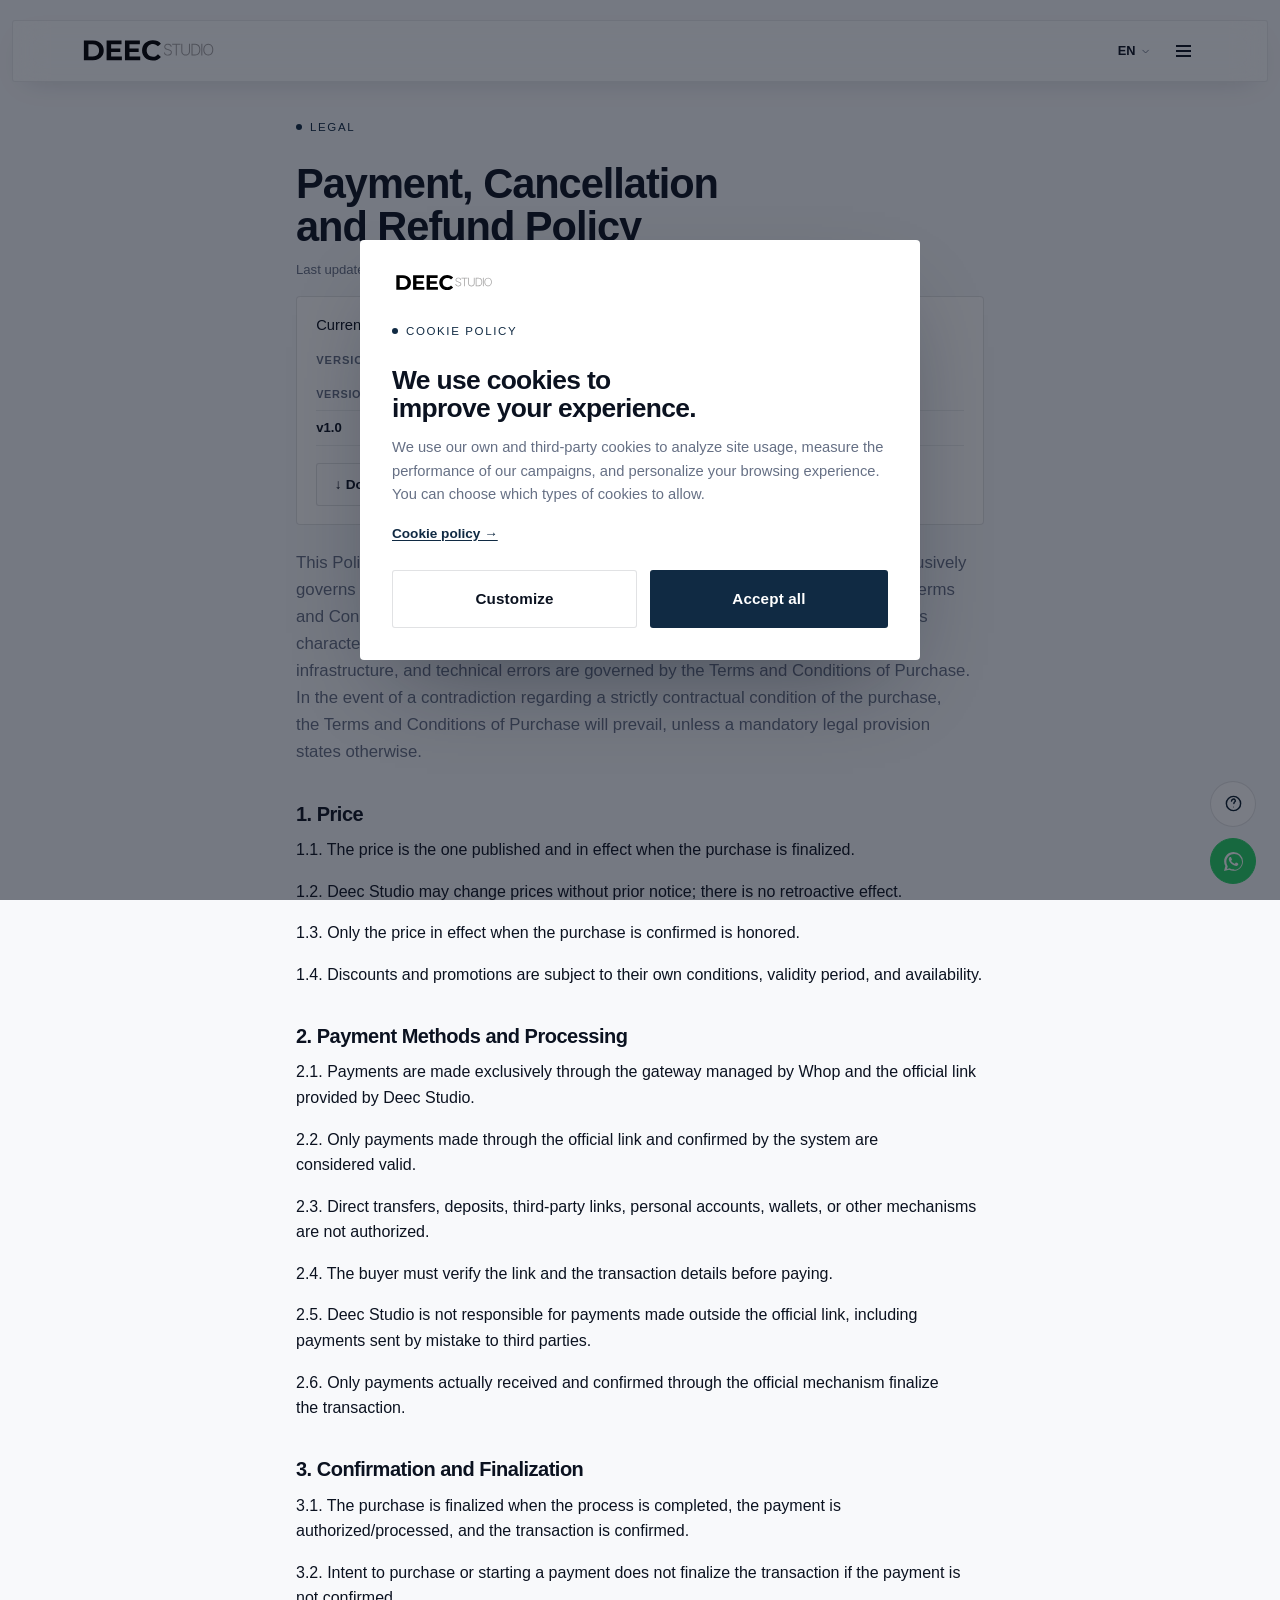
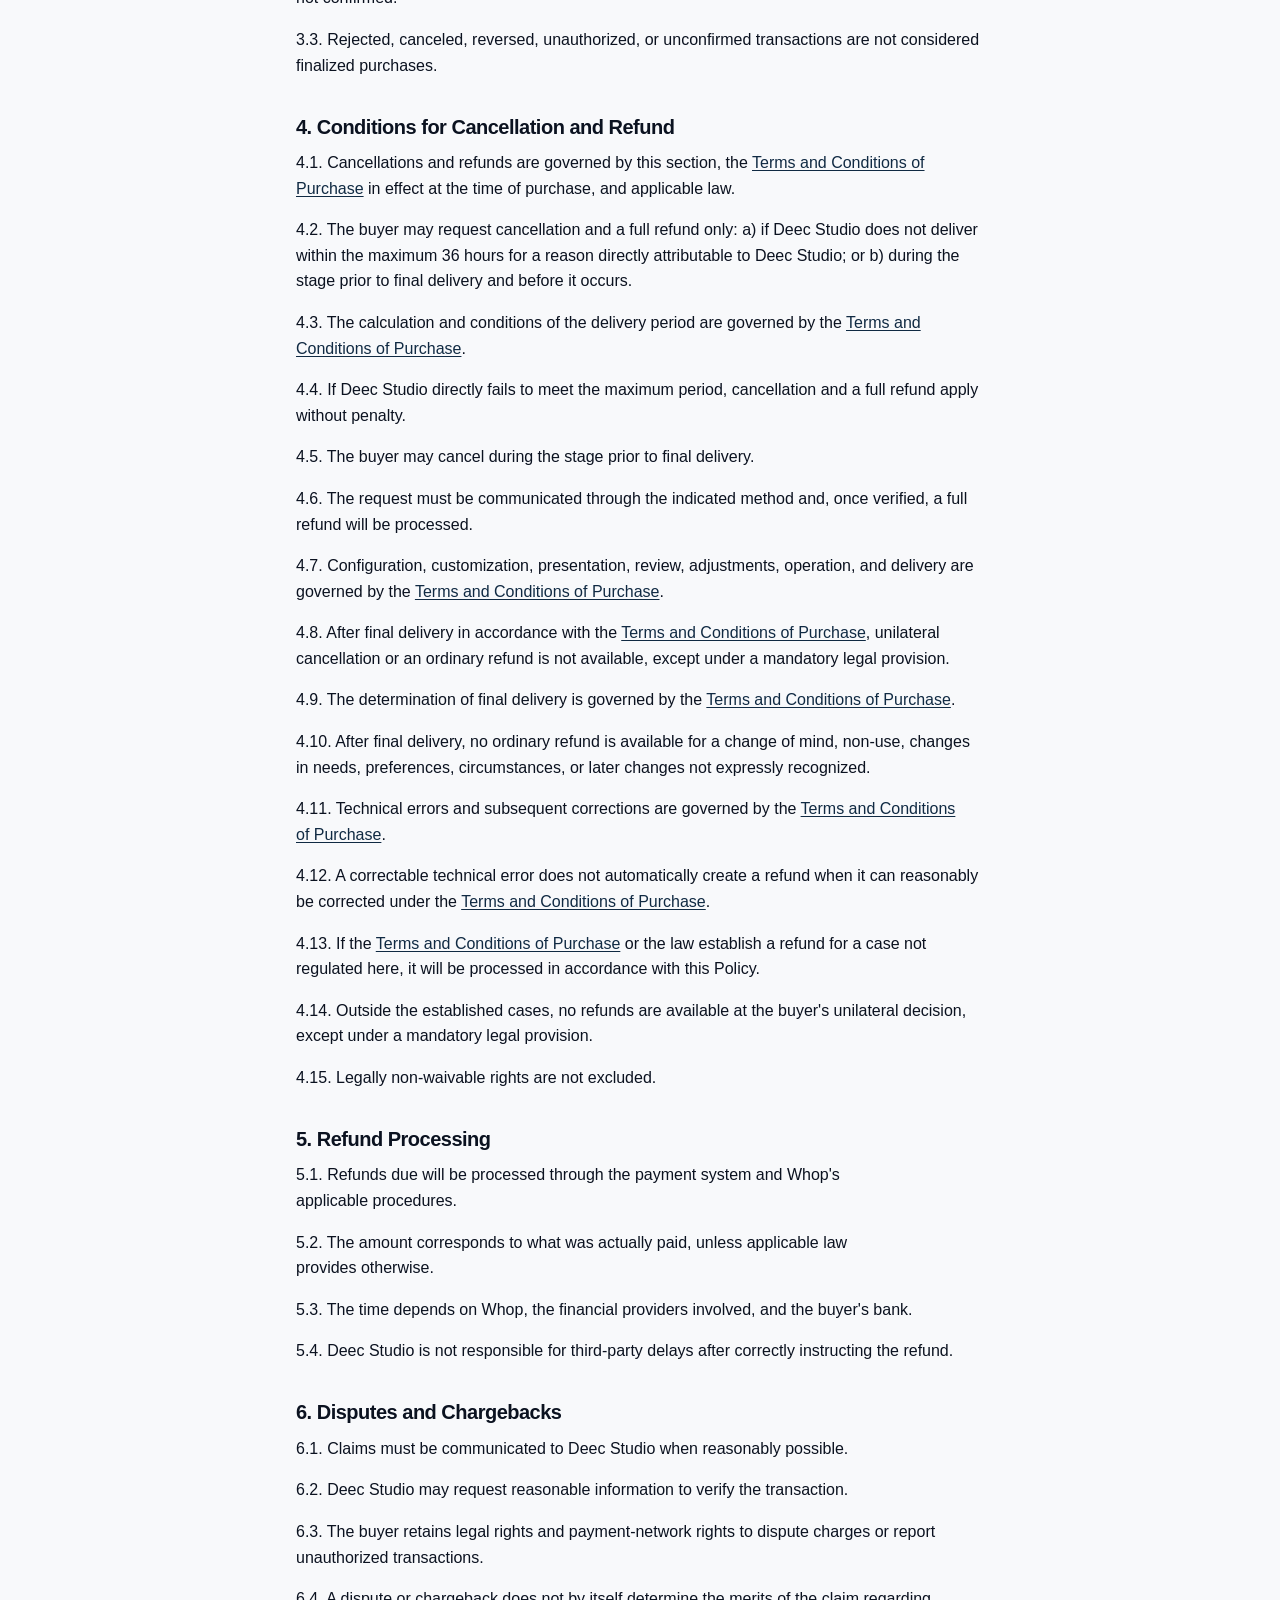
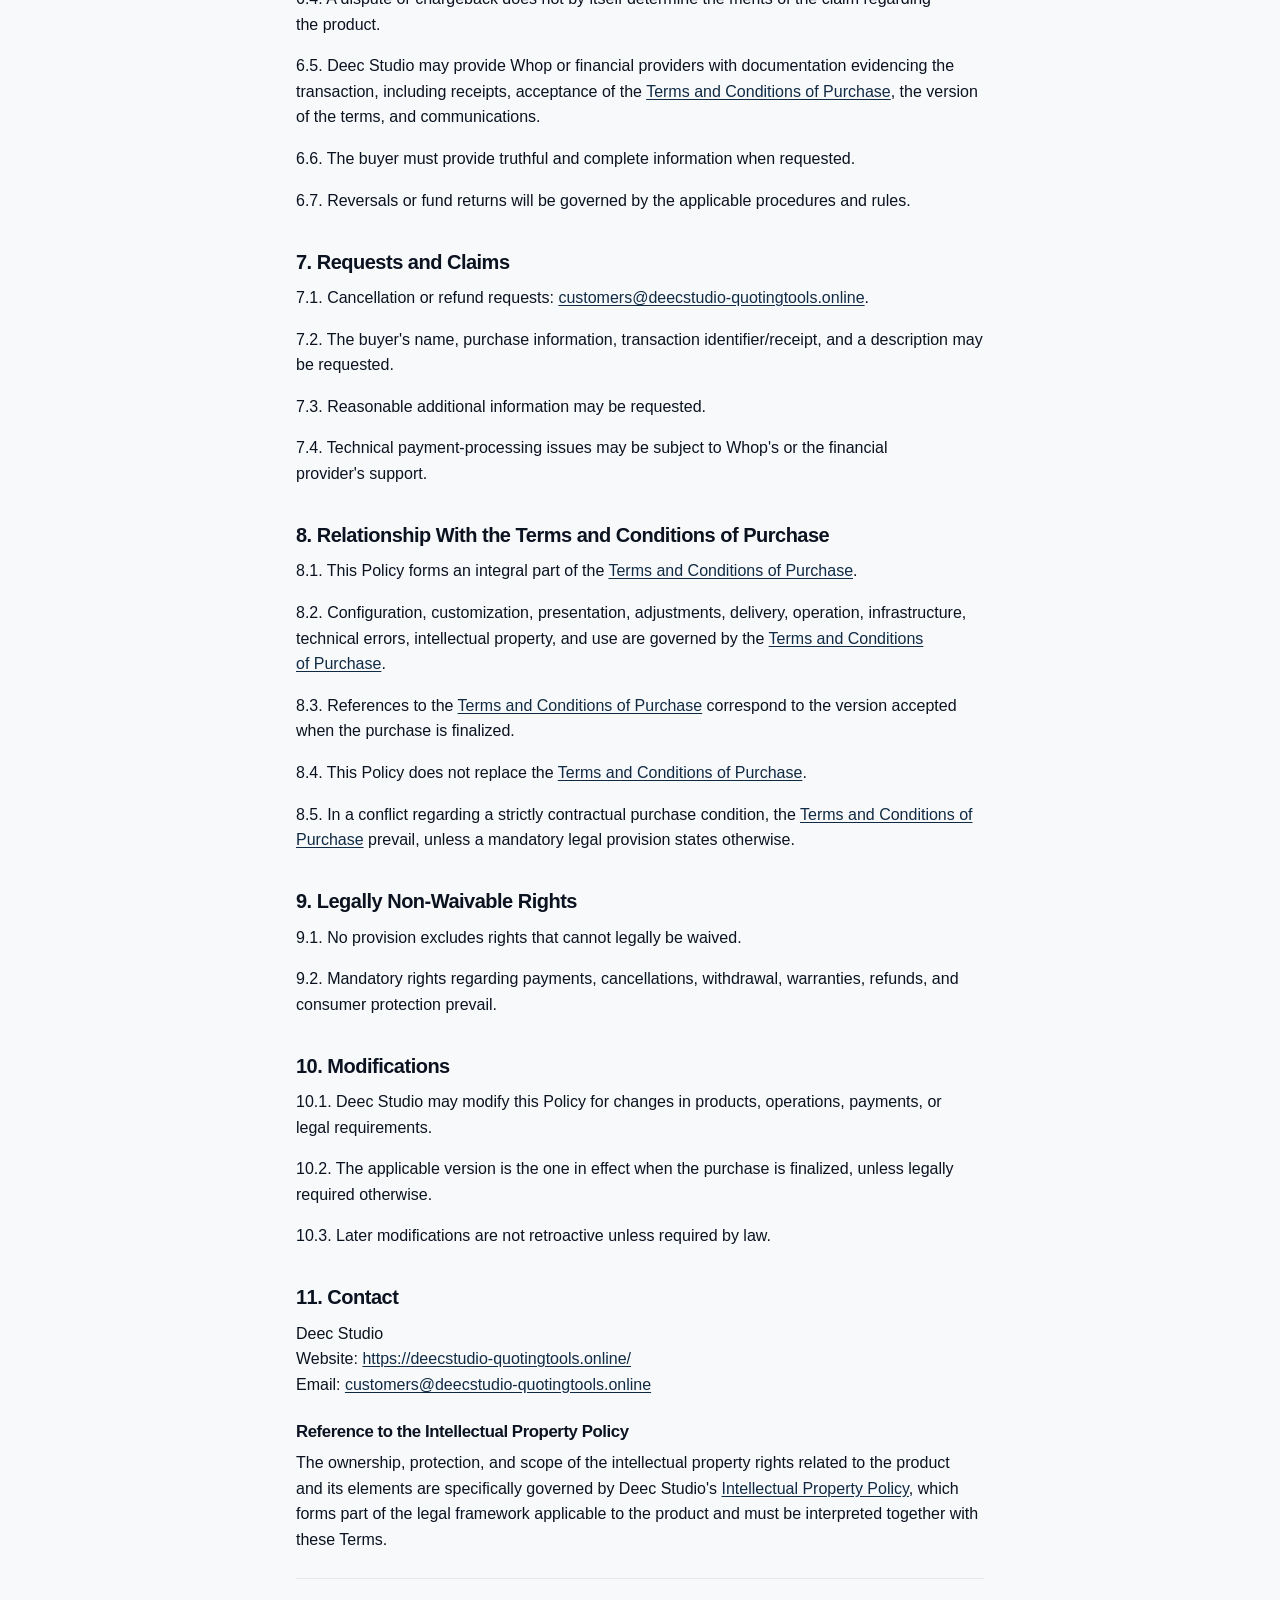
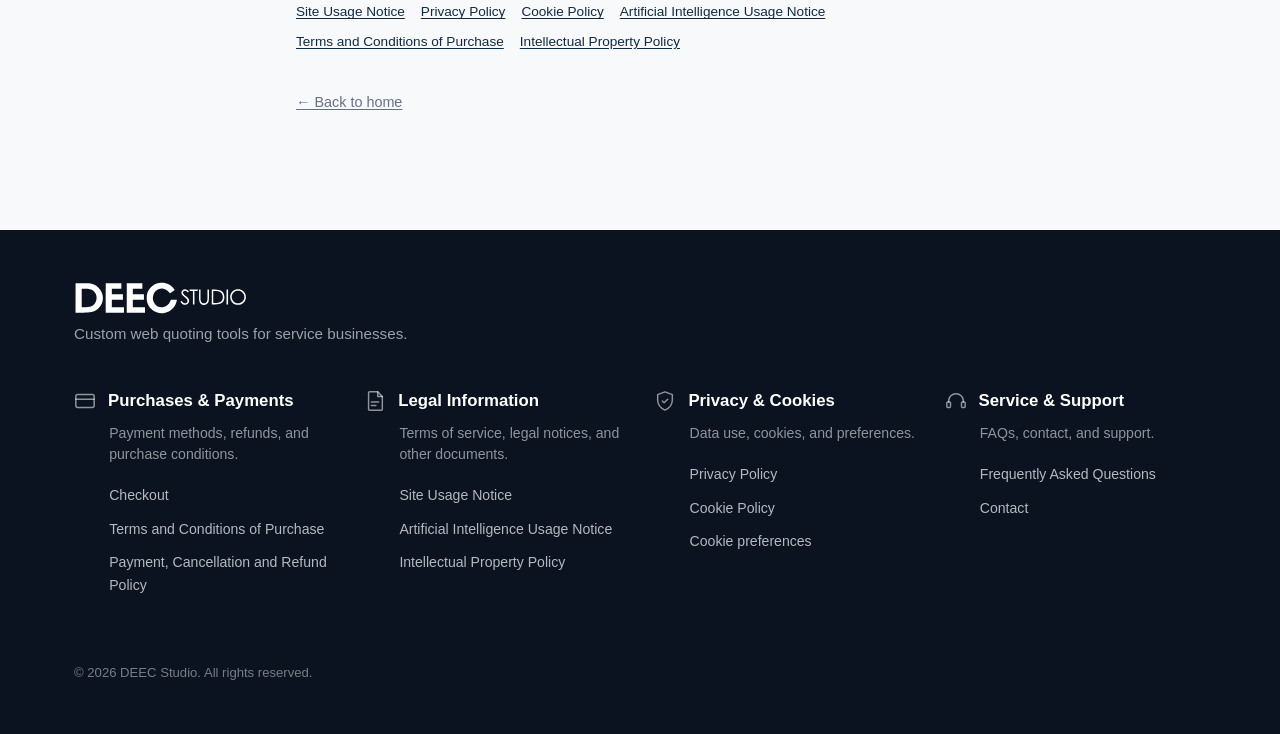
<file: Web Quoting Tools - DEEC Studio/politica-pagos.html>
<!DOCTYPE html>
<html lang="es">
<head>
<meta charset="UTF-8" />
<meta name="viewport" content="width=device-width, initial-scale=1" />

<!-- Site CSS goes first, right after the mandatory charset/viewport meta —
     see index.html for the full rationale (iOS Safari unstyled-flash fix). -->
<link rel="stylesheet" href="styles.css?v=2026101226" />

<!-- Whop tracking pixel + Meta Pixel: NOT loaded here — same consent-gated
     approach as index.html. See loadAnalyticsTracking() / initCookieConsent()
     in main.js. -->


<title>Política de Pagos, Cancelaciones y Reembolsos — DEEC Studio</title>
<meta name="description" content="Condiciones de precio, medios de pago, cancelaciones y reembolsos aplicables a la compra de productos digitales de DEEC Studio." />
<meta name="theme-color" content="#F8F9FB" />
<link rel="canonical" href="https://deecstudio-quotingtools.online/politica-pagos.html" />
<meta name="robots" content="noindex, follow" />

<meta property="og:type" content="website" />
<meta property="og:url" content="https://deecstudio-quotingtools.online/politica-pagos.html" />
<meta property="og:title" content="Política de Pagos, Cancelaciones y Reembolsos — DEEC Studio" />
<meta property="og:description" content="Condiciones de precio, medios de pago, cancelaciones y reembolsos aplicables a la compra de productos digitales de DEEC Studio." />
<meta name="twitter:card" content="summary" />
<meta name="twitter:title" content="Política de Pagos, Cancelaciones y Reembolsos — DEEC Studio" />
<meta name="twitter:description" content="Condiciones de precio, medios de pago, cancelaciones y reembolsos aplicables a la compra de productos digitales de DEEC Studio." />

<link rel="preconnect" href="https://api.fontshare.com">
<link rel="preconnect" href="https://fonts.googleapis.com">
<link rel="preconnect" href="https://fonts.gstatic.com" crossorigin>

<link rel="stylesheet" media="print" data-font-stylesheet href="https://api.fontshare.com/v2/css?f[]=satoshi@700,800,900,400,500&f[]=switzer@400,500,600,700,800,900&display=swap">
<link rel="stylesheet" media="print" data-font-stylesheet href="https://fonts.googleapis.com/css2?family=Caveat:wght@500;700&display=swap">
<link rel="stylesheet" media="print" data-font-stylesheet href="https://fonts.googleapis.com/css2?family=Geist:wght@400;500;600;700&display=swap">
<noscript>
<link rel="stylesheet" href="https://api.fontshare.com/v2/css?f[]=satoshi@700,800,900,400,500&f[]=switzer@400,500,600,700,800,900&display=swap">
<link rel="stylesheet" href="https://fonts.googleapis.com/css2?family=Caveat:wght@500;700&display=swap">
<link rel="stylesheet" href="https://fonts.googleapis.com/css2?family=Geist:wght@400;500;600;700&display=swap">
</noscript>

<link rel="icon" type="image/svg+xml" href="assets/favicon.svg?v=2026101226">
</head>
<body data-legal-doc="payment-policy">
<a class="skip-link" href="#main" data-i18n="a11y.skipLink">Saltar al contenido</a>

<header class="nav nav-flat" data-nav>
  <div class="nav-inner">
    <a class="nav-brand" href="index.html" aria-label="DEEC Studio">
      <img class="nav-brand-logo" alt="DEEC Studio" width="141" height="30" src="assets/logo-deecstudio.svg" />
    </a>
    <div class="nav-actions">
      <div class="lang-toggle lang-toggle-single" data-lang-toggle data-lang-toggle-single role="group" data-i18n-aria="a11y.langGroup" aria-label="Idioma">
        <button type="button" class="lang-btn is-active" data-lang="es" aria-pressed="true" aria-label="Español">
          <span>ES</span>
          <svg class="lang-btn-chevron" viewBox="0 0 24 24" fill="none" stroke="currentColor" stroke-width="2" stroke-linecap="round" stroke-linejoin="round" aria-hidden="true"><polyline points="6 9 12 15 18 9"/></svg>
        </button>
        <button type="button" class="lang-btn" data-lang="en" aria-pressed="false" aria-label="English">
          <span>EN</span>
          <svg class="lang-btn-chevron" viewBox="0 0 24 24" fill="none" stroke="currentColor" stroke-width="2" stroke-linecap="round" stroke-linejoin="round" aria-hidden="true"><polyline points="6 9 12 15 18 9"/></svg>
        </button>
      </div>
      <button class="menu-toggle" data-menu-toggle aria-expanded="false" aria-controls="menu-panel" aria-label="Abrir menú">
        <span class="menu-toggle-bar"></span>
        <span class="menu-toggle-bar"></span>
        <span class="menu-toggle-bar"></span>
      </button>
    </div>
  </div>
</header>

<div class="menu-backdrop" data-menu-backdrop hidden></div>
<nav id="menu-panel" class="menu-panel" data-menu-panel data-i18n-aria="a11y.mobileNav" aria-label="Menú de navegación" hidden>
  <ul class="menu-list">
    <li><a href="index.html#top" data-i18n="nav.item.home">Inicio</a></li>
    <li><a href="index.html#problema" data-i18n="nav.item.problem">El problema</a></li>
    <li><a href="index.html#solucion" data-i18n="nav.item.solution">Solución</a></li>
    <li><a href="index.html#como-funciona" data-i18n="nav.item.how">Cómo funciona</a></li>
    <li><a href="index.html#experiencia" data-i18n="nav.item.experience">La experiencia</a></li>
    <li><a href="index.html#oferta" data-i18n="nav.item.pricing">Precio</a></li>
    <li><a href="index.html#faq" data-i18n="nav.item.faq">Preguntas frecuentes</a></li>
  </ul>
</nav>

<div class="fab-stack" data-fab-stack>
  <a href="index.html#faq" class="fab-item" data-fab-item data-i18n-aria="a11y.faqLink" aria-label="Preguntas frecuentes">
    <span class="fab-bubble">
      <svg width="19" height="19" viewBox="0 0 24 24" fill="none" stroke="currentColor" stroke-width="1.8" stroke-linecap="round" stroke-linejoin="round"><circle cx="12" cy="12" r="9"/><path d="M9.5 9a2.5 2.5 0 0 1 4.6-1.4c.5.8.3 1.6-.4 2.2-.8.7-1.2 1.1-1.2 2.2"/><circle cx="12" cy="16.5" r=".6" fill="currentColor" stroke="none"/></svg>
    </span>
    <span class="fab-tooltip" data-i18n="fab.faq.title">Preguntas frecuentes</span>
  </a>
  <a href="#" class="fab-item" data-fab-item data-whatsapp-cta data-i18n-aria="a11y.whatsappLink" aria-label="Escribir por WhatsApp">
    <span class="fab-bubble fab-bubble-accent">
      <svg width="19" height="19" viewBox="0 0 24 24" fill="currentColor"><path d="M17.472 14.382c-.297-.149-1.758-.867-2.03-.967-.273-.099-.471-.148-.67.15-.197.297-.767.966-.94 1.164-.173.199-.347.223-.644.075-.297-.15-1.255-.463-2.39-1.475-.883-.788-1.48-1.761-1.653-2.059-.173-.297-.018-.458.13-.606.134-.133.298-.347.446-.52.149-.174.198-.298.298-.497.099-.198.05-.371-.025-.52-.075-.149-.669-1.612-.916-2.207-.242-.579-.487-.5-.669-.51-.173-.008-.371-.01-.57-.01-.198 0-.52.074-.792.372-.272.297-1.04 1.016-1.04 2.479 0 1.462 1.065 2.875 1.213 3.074.149.198 2.096 3.2 5.077 4.487.709.306 1.262.489 1.694.626.712.226 1.36.194 1.872.118.571-.085 1.758-.719 2.006-1.413.248-.694.248-1.289.173-1.413-.074-.124-.272-.198-.57-.347z"/><path d="M12.05 21.9c-1.596 0-3.16-.415-4.53-1.2l-.326-.194-3.37.884.9-3.286-.213-.337a9.86 9.86 0 0 1-1.51-5.25c0-5.45 4.44-9.885 9.9-9.885 2.643 0 5.126 1.03 6.994 2.898a9.82 9.82 0 0 1 2.9 6.994c-.003 5.45-4.444 9.876-9.744 9.876zm8.413-18.28A11.815 11.815 0 0 0 12.05 0C5.495 0 .16 5.327.157 11.874a11.84 11.84 0 0 0 1.596 5.96L0 24l6.335-1.652a11.9 11.9 0 0 0 5.71 1.452h.005c6.554 0 11.89-5.328 11.893-11.876a11.8 11.8 0 0 0-3.48-8.304z"/></svg>
    </span>
    <span class="fab-tooltip" data-i18n="fab.whatsapp.title">¿Tienes dudas o preguntas? Contáctanos</span>
  </a>
</div>

<div class="toast" data-toast role="status" aria-live="polite"></div>

<main id="main">
<section class="section legal-top">
  <div class="container legal-page">
    <p class="eyebrow" data-i18n="legal.eyebrow">Legal</p>

    <div data-lang-content="es">
      <h1 class="legal-title">Política de Pagos, Cancelaciones y Reembolsos</h1>
      <p class="legal-updated" data-legal-updated>Última actualización: 29 de septiembre de 2026</p>
      <div class="legal-version-block">
        <p class="legal-version-current"><span data-i18n="legal.versionLabel">Versión vigente:</span> <strong data-legal-version-current>v1.0</strong></p>
        <p class="legal-version-history-label" data-i18n="legal.versionHistoryLabel">Historial de versiones</p>
        <table class="legal-version-table" data-legal-version-table>
          <thead>
            <tr>
              <th data-i18n="legal.versionTableVersion">Versión</th>
              <th data-i18n="legal.versionTableDate">Fecha</th>
              <th data-i18n="legal.versionTableDescription">Descripción</th>
            </tr>
          </thead>
          <tbody></tbody>
        </table>
        <button type="button" class="btn btn-outline legal-pdf-btn" data-legal-pdf-download>
          <span data-i18n="legal.downloadPdf">↓ Descargar PDF</span>
        </button>
      </div>
      <p class="legal-intro">Esta Política forma parte integrante de los <a href="terminos-condiciones-compra.html">Términos y Condiciones de Compra</a> y regula exclusivamente precio, medios de pago, cancelaciones, reembolsos y reclamaciones económicas. Los <a href="terminos-condiciones-compra.html">Términos y Condiciones de Compra</a> constituyen el marco contractual principal. Las características del producto, configuración, personalización, funcionamiento, modificaciones, entrega, infraestructura y errores técnicos se rigen por los <a href="terminos-condiciones-compra.html">Términos y Condiciones de Compra</a>. En caso de contradicción sobre una condición estrictamente contractual de adquisición, prevalecerán los <a href="terminos-condiciones-compra.html">Términos y Condiciones de Compra</a>, salvo ley imperativa.</p>

      <div class="legal-body">
        <h2>1. Precio</h2>
        <p>1.1. El precio es el publicado y vigente al formalizarse la compra.</p>
        <p>1.2. Deec Studio puede modificar precios sin previo aviso; no hay efectos retroactivos.</p>
        <p>1.3. Solo se respeta el precio vigente al confirmar la compra.</p>
        <p>1.4. Descuentos y promociones están sujetos a sus condiciones, vigencia y disponibilidad.</p>

        <h2>2. Medios y procesamiento de pagos</h2>
        <p>2.1. Los pagos se realizan exclusivamente mediante la pasarela gestionada por Whop y el enlace oficial proporcionado por Deec Studio.</p>
        <p>2.2. Solo se consideran válidos los pagos efectuados mediante el enlace oficial y confirmados por el sistema.</p>
        <p>2.3. No se autorizan transferencias directas, depósitos, enlaces de terceros, cuentas personales, billeteras o mecanismos distintos.</p>
        <p>2.4. El comprador debe verificar el enlace y los datos de la transacción antes de pagar.</p>
        <p>2.5. Deec Studio no responde por pagos efectuados fuera del enlace oficial, incluidos pagos enviados por error a terceros.</p>
        <p>2.6. Solo los pagos efectivamente recibidos y confirmados mediante el mecanismo oficial formalizan la operación.</p>

        <h2>3. Confirmación y formalización</h2>
        <p>3.1. La compra se formaliza cuando se completa el proceso, el pago es autorizado/procesado y la transacción es confirmada.</p>
        <p>3.2. La intención de compra o inicio de pago no formaliza la operación si el pago no se confirma.</p>
        <p>3.3. Operaciones rechazadas, canceladas, revertidas, no autorizadas o no confirmadas no se consideran compras formalizadas.</p>

        <h2>4. Condiciones para cancelación y reembolso</h2>
        <p>4.1. Las cancelaciones y reembolsos se rigen por esta sección, los <a href="terminos-condiciones-compra.html">Términos y Condiciones de Compra</a> vigentes al comprar y la legislación aplicable.</p>
        <p>4.2. El comprador podrá solicitar cancelación y reembolso íntegro únicamente: a) si Deec Studio no entrega dentro del máximo de 36 horas por causa directamente atribuible a Deec Studio; o b) durante la etapa previa a la entrega definitiva y antes de que esta ocurra.</p>
        <p>4.3. El cómputo y condiciones del plazo de entrega se rigen por los <a href="terminos-condiciones-compra.html">Términos y Condiciones de Compra</a>.</p>
        <p>4.4. Si Deec Studio incumple directamente el plazo máximo, procede cancelación y reembolso íntegro sin penalización.</p>
        <p>4.5. El comprador puede cancelar durante la etapa previa a la entrega definitiva.</p>
        <p>4.6. La solicitud debe comunicarse por el medio indicado y, una vez verificada, se procesará el reembolso íntegro.</p>
        <p>4.7. Configuración, personalización, presentación, revisión, ajustes, funcionamiento y entrega se rigen por los <a href="terminos-condiciones-compra.html">Términos y Condiciones de Compra</a>.</p>
        <p>4.8. Después de la entrega definitiva conforme a los <a href="terminos-condiciones-compra.html">Términos y Condiciones de Compra</a>, no procede cancelación unilateral ni reembolso ordinario, salvo ley imperativa.</p>
        <p>4.9. La determinación de entrega definitiva se rige por los <a href="terminos-condiciones-compra.html">Términos y Condiciones de Compra</a>.</p>
        <p>4.10. Después de la entrega definitiva no procede reembolso ordinario por cambio de opinión, no uso, cambios de necesidades, preferencias, circunstancias o modificaciones posteriores no reconocidas expresamente.</p>
        <p>4.11. Los errores técnicos y correcciones posteriores se rigen por los <a href="terminos-condiciones-compra.html">Términos y Condiciones de Compra</a>.</p>
        <p>4.12. Un error técnico corregible no genera automáticamente reembolso cuando pueda razonablemente corregirse conforme a los <a href="terminos-condiciones-compra.html">Términos y Condiciones de Compra</a>.</p>
        <p>4.13. Si los <a href="terminos-condiciones-compra.html">Términos y Condiciones de Compra</a> o la ley establecen un reembolso en un supuesto no regulado aquí, se procesará conforme a esta Política.</p>
        <p>4.14. Fuera de los supuestos establecidos no proceden reembolsos por decisión unilateral, salvo ley imperativa.</p>
        <p>4.15. No se excluyen derechos legalmente irrenunciables.</p>

        <h2>5. Procesamiento de reembolsos</h2>
        <p>5.1. Los reembolsos procedentes se procesarán mediante el sistema de pagos y procedimientos aplicables de Whop.</p>
        <p>5.2. El importe corresponde al efectivamente pagado, salvo ley aplicable.</p>
        <p>5.3. El tiempo depende de Whop, proveedores financieros y banco del comprador.</p>
        <p>5.4. Deec Studio no responde por retrasos de terceros después de instruir correctamente el reembolso.</p>

        <h2>6. Disputas y contracargos</h2>
        <p>6.1. Las reclamaciones deben comunicarse a Deec Studio cuando razonablemente sea posible.</p>
        <p>6.2. Deec Studio puede solicitar información razonable para verificar la transacción.</p>
        <p>6.3. El comprador conserva derechos legales y de redes de pago para disputar cargos o reportar operaciones no autorizadas.</p>
        <p>6.4. Una disputa o contracargo no determina por sí mismo la procedencia de la reclamación sobre el producto.</p>
        <p>6.5. Deec Studio podrá proporcionar a Whop o proveedores financieros documentación que acredite la transacción, incluyendo comprobantes, aceptación de <a href="terminos-condiciones-compra.html">Términos y Condiciones de Compra</a>, versión de términos y comunicaciones.</p>
        <p>6.6. El comprador debe proporcionar información veraz y completa cuando sea requerida.</p>
        <p>6.7. Las reversiones o devoluciones de fondos se regirán por los procedimientos y reglas aplicables.</p>

        <h2>7. Solicitudes y reclamaciones</h2>
        <p>7.1. Las solicitudes de cancelación o reembolso: <a href="mailto:customers@deecstudio-quotingtools.online">customers@deecstudio-quotingtools.online</a>.</p>
        <p>7.2. Pueden solicitarse nombre, información de compra, identificador/comprobante y descripción.</p>
        <p>7.3. Puede solicitarse información adicional razonable.</p>
        <p>7.4. Incidencias técnicas del procesamiento de pagos pueden estar sujetas a soporte de Whop o proveedor financiero.</p>

        <h2>8. Relación con los Términos y Condiciones de Compra</h2>
        <p>8.1. Esta Política forma parte integrante de los <a href="terminos-condiciones-compra.html">Términos y Condiciones de Compra</a>.</p>
        <p>8.2. Configuración, personalización, presentación, ajustes, entrega, funcionamiento, infraestructura, errores técnicos, propiedad intelectual y uso se rigen por los <a href="terminos-condiciones-compra.html">Términos y Condiciones de Compra</a>.</p>
        <p>8.3. Las referencias a los <a href="terminos-condiciones-compra.html">Términos y Condiciones de Compra</a> corresponden a la versión aceptada al formalizar la compra.</p>
        <p>8.4. Esta Política no sustituye los <a href="terminos-condiciones-compra.html">Términos y Condiciones de Compra</a>.</p>
        <p>8.5. En conflicto sobre una condición estrictamente contractual de adquisición, prevalecen los <a href="terminos-condiciones-compra.html">Términos y Condiciones de Compra</a>, salvo ley imperativa.</p>

        <h2>9. Derechos legalmente irrenunciables</h2>
        <p>9.1. Ninguna disposición excluye derechos que legalmente no puedan renunciarse.</p>
        <p>9.2. Derechos obligatorios sobre pagos, cancelaciones, desistimiento, garantías, reembolsos y protección al consumidor prevalecen.</p>

        <h2>10. Modificaciones</h2>
        <p>10.1. Deec Studio puede modificar esta Política para cambios en productos, operación, pagos o requisitos legales.</p>
        <p>10.2. La versión aplicable es la vigente al formalizar la compra, salvo obligación legal.</p>
        <p>10.3. Las modificaciones posteriores no son retroactivas salvo ley.</p>

        <h2>11. Contacto</h2>
        <p>Deec Studio<br>Sitio web: <a href="https://deecstudio-quotingtools.online/">https://deecstudio-quotingtools.online/</a><br>Correo electrónico: <a href="mailto:customers@deecstudio-quotingtools.online">customers@deecstudio-quotingtools.online</a></p>

        <h3>Referencia a la Política de Propiedad Intelectual</h3>
        <p>La titularidad, protección y alcance de los derechos de propiedad intelectual relacionados con el producto y sus elementos se regulan específicamente en la <a href="politica-propiedad-intelectual.html">Política de Propiedad Intelectual</a> de Deec Studio, que forma parte del marco legal aplicable al producto y deberá interpretarse conjuntamente con estos términos.</p>
      </div>
    </div>

    <div data-lang-content="en" hidden>
      <h1 class="legal-title">Payment, Cancellation and Refund Policy</h1>
      <p class="legal-updated" data-legal-updated>Last updated: September 29, 2026</p>
      <div class="legal-version-block">
        <p class="legal-version-current"><span data-i18n="legal.versionLabel">Versión vigente:</span> <strong data-legal-version-current>v1.0</strong></p>
        <p class="legal-version-history-label" data-i18n="legal.versionHistoryLabel">Historial de versiones</p>
        <table class="legal-version-table" data-legal-version-table>
          <thead>
            <tr>
              <th data-i18n="legal.versionTableVersion">Versión</th>
              <th data-i18n="legal.versionTableDate">Fecha</th>
              <th data-i18n="legal.versionTableDescription">Descripción</th>
            </tr>
          </thead>
          <tbody></tbody>
        </table>
        <button type="button" class="btn btn-outline legal-pdf-btn" data-legal-pdf-download>
          <span data-i18n="legal.downloadPdf">↓ Descargar PDF</span>
        </button>
      </div>
      <p class="legal-intro">This Policy forms an integral part of the <a href="terminos-condiciones-compra.html">Terms and Conditions of Purchase</a> and exclusively governs price, payment methods, cancellations, refunds, and financial claims. The <a href="terminos-condiciones-compra.html">Terms and Conditions of Purchase</a> constitute the main contractual framework. The product's characteristics, configuration, customization, operation, modifications, delivery, infrastructure, and technical errors are governed by the <a href="terminos-condiciones-compra.html">Terms and Conditions of Purchase</a>. In the event of a contradiction regarding a strictly contractual condition of the purchase, the <a href="terminos-condiciones-compra.html">Terms and Conditions of Purchase</a> will prevail, unless a mandatory legal provision states otherwise.</p>

      <div class="legal-body">
        <h2>1. Price</h2>
        <p>1.1. The price is the one published and in effect when the purchase is finalized.</p>
        <p>1.2. Deec Studio may change prices without prior notice; there is no retroactive effect.</p>
        <p>1.3. Only the price in effect when the purchase is confirmed is honored.</p>
        <p>1.4. Discounts and promotions are subject to their own conditions, validity period, and availability.</p>

        <h2>2. Payment Methods and Processing</h2>
        <p>2.1. Payments are made exclusively through the gateway managed by Whop and the official link provided by Deec Studio.</p>
        <p>2.2. Only payments made through the official link and confirmed by the system are considered valid.</p>
        <p>2.3. Direct transfers, deposits, third-party links, personal accounts, wallets, or other mechanisms are not authorized.</p>
        <p>2.4. The buyer must verify the link and the transaction details before paying.</p>
        <p>2.5. Deec Studio is not responsible for payments made outside the official link, including payments sent by mistake to third parties.</p>
        <p>2.6. Only payments actually received and confirmed through the official mechanism finalize the transaction.</p>

        <h2>3. Confirmation and Finalization</h2>
        <p>3.1. The purchase is finalized when the process is completed, the payment is authorized/processed, and the transaction is confirmed.</p>
        <p>3.2. Intent to purchase or starting a payment does not finalize the transaction if the payment is not confirmed.</p>
        <p>3.3. Rejected, canceled, reversed, unauthorized, or unconfirmed transactions are not considered finalized purchases.</p>

        <h2>4. Conditions for Cancellation and Refund</h2>
        <p>4.1. Cancellations and refunds are governed by this section, the <a href="terminos-condiciones-compra.html">Terms and Conditions of Purchase</a> in effect at the time of purchase, and applicable law.</p>
        <p>4.2. The buyer may request cancellation and a full refund only: a) if Deec Studio does not deliver within the maximum 36 hours for a reason directly attributable to Deec Studio; or b) during the stage prior to final delivery and before it occurs.</p>
        <p>4.3. The calculation and conditions of the delivery period are governed by the <a href="terminos-condiciones-compra.html">Terms and Conditions of Purchase</a>.</p>
        <p>4.4. If Deec Studio directly fails to meet the maximum period, cancellation and a full refund apply without penalty.</p>
        <p>4.5. The buyer may cancel during the stage prior to final delivery.</p>
        <p>4.6. The request must be communicated through the indicated method and, once verified, a full refund will be processed.</p>
        <p>4.7. Configuration, customization, presentation, review, adjustments, operation, and delivery are governed by the <a href="terminos-condiciones-compra.html">Terms and Conditions of Purchase</a>.</p>
        <p>4.8. After final delivery in accordance with the <a href="terminos-condiciones-compra.html">Terms and Conditions of Purchase</a>, unilateral cancellation or an ordinary refund is not available, except under a mandatory legal provision.</p>
        <p>4.9. The determination of final delivery is governed by the <a href="terminos-condiciones-compra.html">Terms and Conditions of Purchase</a>.</p>
        <p>4.10. After final delivery, no ordinary refund is available for a change of mind, non-use, changes in needs, preferences, circumstances, or later changes not expressly recognized.</p>
        <p>4.11. Technical errors and subsequent corrections are governed by the <a href="terminos-condiciones-compra.html">Terms and Conditions of Purchase</a>.</p>
        <p>4.12. A correctable technical error does not automatically create a refund when it can reasonably be corrected under the <a href="terminos-condiciones-compra.html">Terms and Conditions of Purchase</a>.</p>
        <p>4.13. If the <a href="terminos-condiciones-compra.html">Terms and Conditions of Purchase</a> or the law establish a refund for a case not regulated here, it will be processed in accordance with this Policy.</p>
        <p>4.14. Outside the established cases, no refunds are available at the buyer's unilateral decision, except under a mandatory legal provision.</p>
        <p>4.15. Legally non-waivable rights are not excluded.</p>

        <h2>5. Refund Processing</h2>
        <p>5.1. Refunds due will be processed through the payment system and Whop's applicable procedures.</p>
        <p>5.2. The amount corresponds to what was actually paid, unless applicable law provides otherwise.</p>
        <p>5.3. The time depends on Whop, the financial providers involved, and the buyer's bank.</p>
        <p>5.4. Deec Studio is not responsible for third-party delays after correctly instructing the refund.</p>

        <h2>6. Disputes and Chargebacks</h2>
        <p>6.1. Claims must be communicated to Deec Studio when reasonably possible.</p>
        <p>6.2. Deec Studio may request reasonable information to verify the transaction.</p>
        <p>6.3. The buyer retains legal rights and payment-network rights to dispute charges or report unauthorized transactions.</p>
        <p>6.4. A dispute or chargeback does not by itself determine the merits of the claim regarding the product.</p>
        <p>6.5. Deec Studio may provide Whop or financial providers with documentation evidencing the transaction, including receipts, acceptance of the <a href="terminos-condiciones-compra.html">Terms and Conditions of Purchase</a>, the version of the terms, and communications.</p>
        <p>6.6. The buyer must provide truthful and complete information when requested.</p>
        <p>6.7. Reversals or fund returns will be governed by the applicable procedures and rules.</p>

        <h2>7. Requests and Claims</h2>
        <p>7.1. Cancellation or refund requests: <a href="mailto:customers@deecstudio-quotingtools.online">customers@deecstudio-quotingtools.online</a>.</p>
        <p>7.2. The buyer's name, purchase information, transaction identifier/receipt, and a description may be requested.</p>
        <p>7.3. Reasonable additional information may be requested.</p>
        <p>7.4. Technical payment-processing issues may be subject to Whop's or the financial provider's support.</p>

        <h2>8. Relationship With the Terms and Conditions of Purchase</h2>
        <p>8.1. This Policy forms an integral part of the <a href="terminos-condiciones-compra.html">Terms and Conditions of Purchase</a>.</p>
        <p>8.2. Configuration, customization, presentation, adjustments, delivery, operation, infrastructure, technical errors, intellectual property, and use are governed by the <a href="terminos-condiciones-compra.html">Terms and Conditions of Purchase</a>.</p>
        <p>8.3. References to the <a href="terminos-condiciones-compra.html">Terms and Conditions of Purchase</a> correspond to the version accepted when the purchase is finalized.</p>
        <p>8.4. This Policy does not replace the <a href="terminos-condiciones-compra.html">Terms and Conditions of Purchase</a>.</p>
        <p>8.5. In a conflict regarding a strictly contractual purchase condition, the <a href="terminos-condiciones-compra.html">Terms and Conditions of Purchase</a> prevail, unless a mandatory legal provision states otherwise.</p>

        <h2>9. Legally Non-Waivable Rights</h2>
        <p>9.1. No provision excludes rights that cannot legally be waived.</p>
        <p>9.2. Mandatory rights regarding payments, cancellations, withdrawal, warranties, refunds, and consumer protection prevail.</p>

        <h2>10. Modifications</h2>
        <p>10.1. Deec Studio may modify this Policy for changes in products, operations, payments, or legal requirements.</p>
        <p>10.2. The applicable version is the one in effect when the purchase is finalized, unless legally required otherwise.</p>
        <p>10.3. Later modifications are not retroactive unless required by law.</p>

        <h2>11. Contact</h2>
        <p>Deec Studio<br>Website: <a href="https://deecstudio-quotingtools.online/">https://deecstudio-quotingtools.online/</a><br>Email: <a href="mailto:customers@deecstudio-quotingtools.online">customers@deecstudio-quotingtools.online</a></p>

        <h3>Reference to the Intellectual Property Policy</h3>
        <p>The ownership, protection, and scope of the intellectual property rights related to the product and its elements are specifically governed by Deec Studio's <a href="politica-propiedad-intelectual.html">Intellectual Property Policy</a>, which forms part of the legal framework applicable to the product and must be interpreted together with these Terms.</p>
      </div>
    </div>

    <nav class="legal-doc-nav" aria-label="Otros documentos legales">
      <a href="aviso-de-uso.html" data-i18n="footer.termsLink">Aviso de Uso del Sitio</a>
      <a href="politica-privacidad.html" data-i18n="footer.privacyLink">Política de Privacidad</a>
      <a href="politica-cookies.html" data-i18n="footer.cookiesLink">Política de Cookies</a>
      <a href="aviso-uso-ia.html" data-i18n="footer.aiNoticeLink">Aviso de Uso de Inteligencia Artificial</a>
      <a href="terminos-condiciones-compra.html" data-i18n="footer.termsOfPurchaseLink">Términos y Condiciones de Compra</a>
      <a href="politica-propiedad-intelectual.html" data-i18n="footer.ipPolicyLink">Política de Propiedad Intelectual</a>
    </nav>

    <a class="legal-back" href="index.html" data-i18n="legal.backHome">← Volver al inicio</a>
  </div>
</section>
</main>

<footer class="footer">
  <div class="container footer-minimal">
    <div class="footer-identity">
      <img class="footer-logo" src="assets/logo-deecstudio-wordmark.svg" alt="DEEC Studio" width="174" height="34" />
      <p class="footer-tagline" data-i18n="footer.tagline">Cotizadores web personalizados para negocios de servicios.</p>
    </div>
    <div class="footer-categories">
      <details class="footer-cat">
        <summary class="footer-cat-summary">
          <span class="footer-cat-summary-row">
            <span class="footer-cat-heading">
              <svg class="footer-cat-glyph" width="22" height="22" viewBox="0 0 24 24" fill="none" stroke="currentColor" stroke-width="1.6" stroke-linecap="round" stroke-linejoin="round" aria-hidden="true"><rect x="2" y="5" width="20" height="14" rx="2"/><line x1="2" y1="10" x2="22" y2="10"/></svg>
              <span class="footer-cat-title" data-i18n="footer.cat.purchases.title">Compras y pagos</span>
            </span>
            <svg class="footer-cat-chevron" width="16" height="16" viewBox="0 0 24 24" fill="none" stroke="currentColor" stroke-width="2" stroke-linecap="round" stroke-linejoin="round" aria-hidden="true"><polyline points="6 9 12 15 18 9"/></svg>
          </span>
          <span class="footer-cat-desc" data-i18n="footer.cat.purchases.desc">Métodos de pago, reembolsos y condiciones de compra.</span>
        </summary>
        <nav class="footer-links" aria-label="Compras y pagos">
          <a href="checkout.html" data-i18n="footer.checkoutLink">Checkout</a>
          <a href="terminos-condiciones-compra.html" data-i18n="footer.termsOfPurchaseLink">Términos y Condiciones de Compra</a>
          <a href="politica-pagos.html" data-i18n="footer.paymentsPolicyLink">Política de Pagos, Cancelaciones y Reembolsos</a>
        </nav>
      </details>
      <details class="footer-cat">
        <summary class="footer-cat-summary">
          <span class="footer-cat-summary-row">
            <span class="footer-cat-heading">
              <svg class="footer-cat-glyph" width="22" height="22" viewBox="0 0 24 24" fill="none" stroke="currentColor" stroke-width="1.6" stroke-linecap="round" stroke-linejoin="round" aria-hidden="true"><path d="M6 2h9l5 5v14a1 1 0 0 1-1 1H6a1 1 0 0 1-1-1V3a1 1 0 0 1 1-1z"/><polyline points="15 2 15 7 20 7"/><line x1="8" y1="13" x2="16" y2="13"/><line x1="8" y1="17" x2="13" y2="17"/></svg>
              <span class="footer-cat-title" data-i18n="footer.cat.legal.title">Información legal</span>
            </span>
            <svg class="footer-cat-chevron" width="16" height="16" viewBox="0 0 24 24" fill="none" stroke="currentColor" stroke-width="2" stroke-linecap="round" stroke-linejoin="round" aria-hidden="true"><polyline points="6 9 12 15 18 9"/></svg>
          </span>
          <span class="footer-cat-desc" data-i18n="footer.cat.legal.desc">Términos de servicio, avisos legales y otros documentos.</span>
        </summary>
        <nav class="footer-links" aria-label="Información legal">
          <a href="aviso-de-uso.html" data-i18n="footer.termsLink">Aviso de Uso del Sitio</a>
          <a href="aviso-uso-ia.html" data-i18n="footer.aiNoticeLink">Aviso de Uso de Inteligencia Artificial</a>
          <a href="politica-propiedad-intelectual.html" data-i18n="footer.ipPolicyLink">Política de Propiedad Intelectual</a>
        </nav>
      </details>
      <details class="footer-cat">
        <summary class="footer-cat-summary">
          <span class="footer-cat-summary-row">
            <span class="footer-cat-heading">
              <svg class="footer-cat-glyph" width="22" height="22" viewBox="0 0 24 24" fill="none" stroke="currentColor" stroke-width="1.6" stroke-linecap="round" stroke-linejoin="round" aria-hidden="true"><path d="M12 2 4 5v6c0 5 3.5 9 8 11 4.5-2 8-6 8-11V5l-8-3z"/><polyline points="9 12 11 14 15 10"/></svg>
              <span class="footer-cat-title" data-i18n="footer.cat.privacy.title">Privacidad y cookies</span>
            </span>
            <svg class="footer-cat-chevron" width="16" height="16" viewBox="0 0 24 24" fill="none" stroke="currentColor" stroke-width="2" stroke-linecap="round" stroke-linejoin="round" aria-hidden="true"><polyline points="6 9 12 15 18 9"/></svg>
          </span>
          <span class="footer-cat-desc" data-i18n="footer.cat.privacy.desc">Uso de datos, cookies y preferencias.</span>
        </summary>
        <nav class="footer-links" aria-label="Privacidad y cookies">
          <a href="politica-privacidad.html" data-i18n="footer.privacyLink">Política de Privacidad</a>
          <a href="politica-cookies.html" data-i18n="footer.cookiesLink">Política de Cookies</a>
          <button type="button" data-cookie-reopen data-i18n="footer.cookiePrefsLink">Preferencias de cookies</button>
        </nav>
      </details>
      <details class="footer-cat">
        <summary class="footer-cat-summary">
          <span class="footer-cat-summary-row">
            <span class="footer-cat-heading">
              <svg class="footer-cat-glyph" width="22" height="22" viewBox="0 0 24 24" fill="none" stroke="currentColor" stroke-width="1.6" stroke-linecap="round" stroke-linejoin="round" aria-hidden="true"><path d="M4 13v-1a8 8 0 0 1 16 0v1"/><rect x="2" y="13" width="4" height="6" rx="1"/><rect x="18" y="13" width="4" height="6" rx="1"/></svg>
              <span class="footer-cat-title" data-i18n="footer.cat.support.title">Servicio y soporte</span>
            </span>
            <svg class="footer-cat-chevron" width="16" height="16" viewBox="0 0 24 24" fill="none" stroke="currentColor" stroke-width="2" stroke-linecap="round" stroke-linejoin="round" aria-hidden="true"><polyline points="6 9 12 15 18 9"/></svg>
          </span>
          <span class="footer-cat-desc" data-i18n="footer.cat.support.desc">Preguntas frecuentes, contacto y soporte.</span>
        </summary>
        <nav class="footer-links" aria-label="Servicio y soporte">
          <a href="index.html#faq" data-i18n="footer.faqLink">Preguntas Frecuentes</a>
          <a href="#" data-whatsapp-cta data-i18n="footer.contactLink">Contacto</a>
        </nav>
      </details>
    </div>
    <p class="footer-copyright" data-i18n="footer.copyright">© 2026 DEEC Studio. Todos los derechos reservados.</p>
  </div>
</footer>

<div class="cookie-modal-backdrop" data-cookie-banner-backdrop hidden></div>
<div class="cookie-modal" data-cookie-banner hidden role="dialog" aria-modal="true" data-i18n-aria="a11y.cookieModal" aria-label="Preferencias de cookies">
  <div class="cookie-modal-panel">
    <div class="cookie-modal-head">
      <img class="cookie-modal-logo" alt="DEEC Studio" width="110" height="24" src="assets/logo-deecstudio.svg" />
    </div>

    <p class="eyebrow" data-i18n="cookie.modal.eyebrow">Política de cookies</p>
    <h2 class="cookie-modal-title" data-i18n="cookie.modal.title">Utilizamos cookies para mejorar tu experiencia.</h2>
    <p class="cookie-modal-text" data-i18n="cookie.modal.text">Usamos cookies propias y de terceros para analizar el uso del sitio, medir el rendimiento de nuestras campañas y personalizar tu experiencia de navegación. Puedes elegir qué tipos de cookies permitir.</p>
    <a class="cookie-modal-link" href="politica-cookies.html" data-i18n="cookie.modal.policyLink">Política de cookies →</a>

    <div class="cookie-modal-actions" data-cookie-step="choice">
      <button type="button" class="btn btn-outline" data-cookie-customize data-i18n="cookie.modal.customize">Personalizar</button>
      <button type="button" class="btn btn-primary" data-cookie-accept-all data-i18n="cookie.modal.acceptAll">Aceptar todas</button>
    </div>

    <div class="cookie-modal-prefs" data-cookie-step="prefs" hidden>
      <div class="cookie-pref-row">
        <div class="cookie-pref-text">
          <p class="cookie-pref-title" data-i18n="cookie.modal.necessaryTitle">Cookies necesarias</p>
          <p class="cookie-pref-desc" data-i18n="cookie.modal.necessaryDesc">Seguridad y funcionamiento del sitio (Cloudflare). Siempre activas.</p>
        </div>
        <span class="cookie-pref-toggle is-on is-locked" aria-hidden="true"></span>
      </div>
      <div class="cookie-pref-row">
        <div class="cookie-pref-text">
          <p class="cookie-pref-title" data-i18n="cookie.modal.analyticsTitle">Análisis y publicidad</p>
          <p class="cookie-pref-desc" data-i18n="cookie.modal.analyticsDesc">Meta Pixel y Whop, para medir campañas y visitas al sitio.</p>
        </div>
        <button type="button" class="cookie-pref-toggle" data-cookie-toggle-analytics role="switch" aria-checked="false"></button>
      </div>
      <button type="button" class="btn btn-primary cookie-modal-save" data-cookie-save data-i18n="cookie.modal.save">Guardar preferencias</button>
    </div>
  </div>
</div>

<script defer src="lib/manifest.js?v=2026101226"></script>
<script defer src="lib/i18n.js?v=2026101226"></script>
<script defer src="lib/legal-versions.js?v=2026101226"></script>
<script defer src="main.js?v=2026101226"></script>
</body>
</html>
</file>
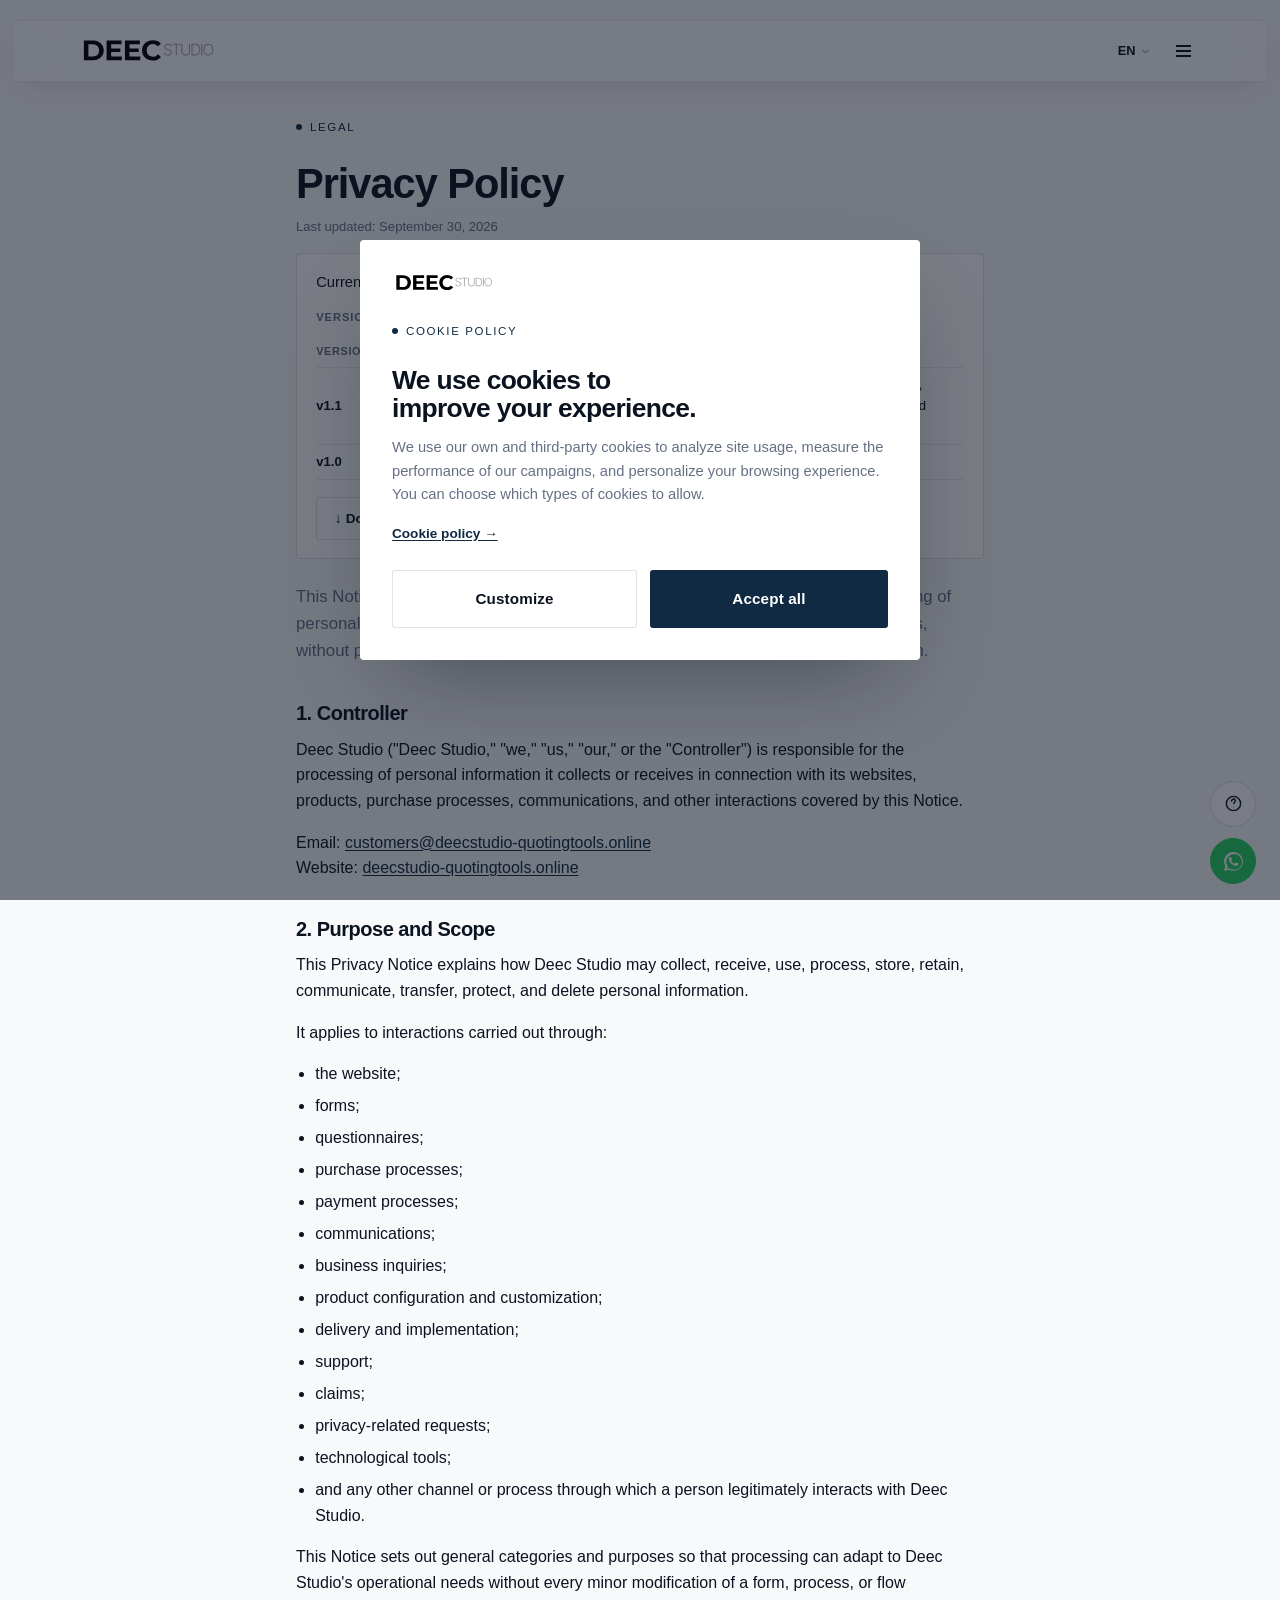
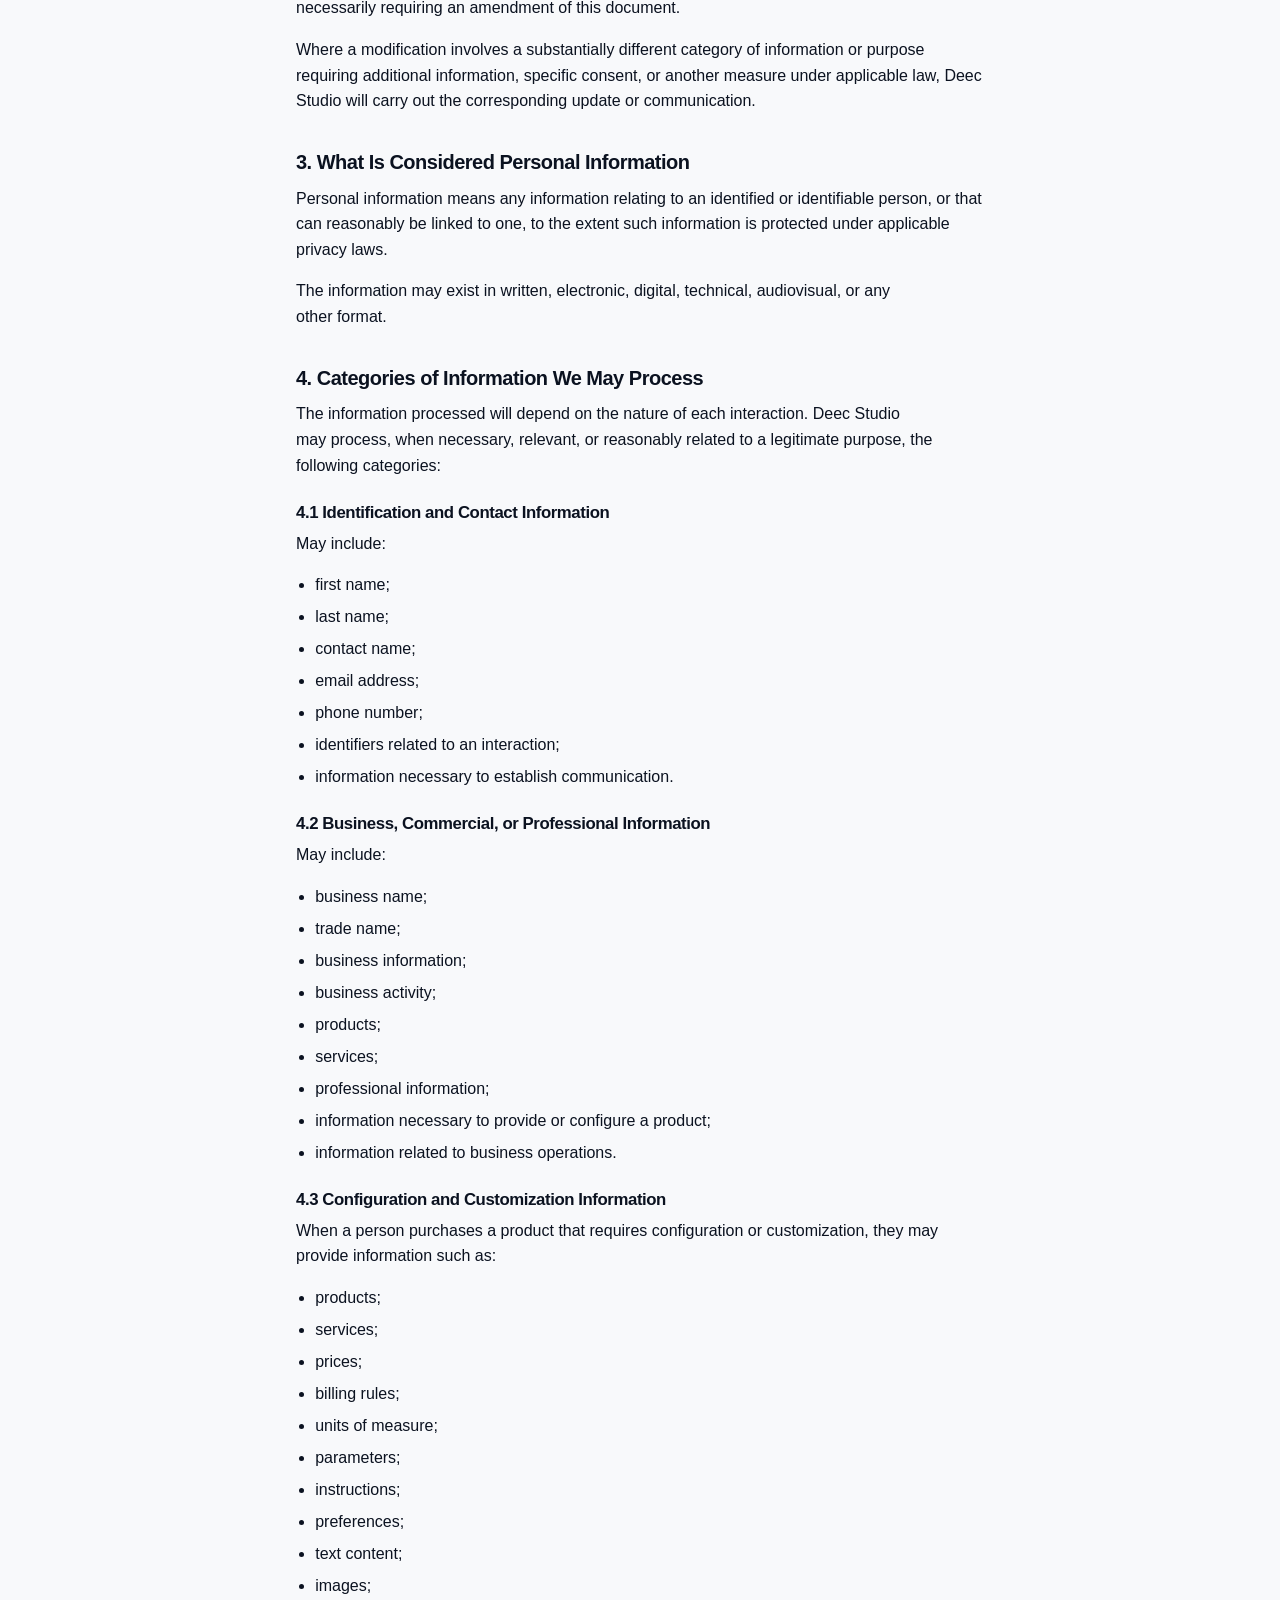
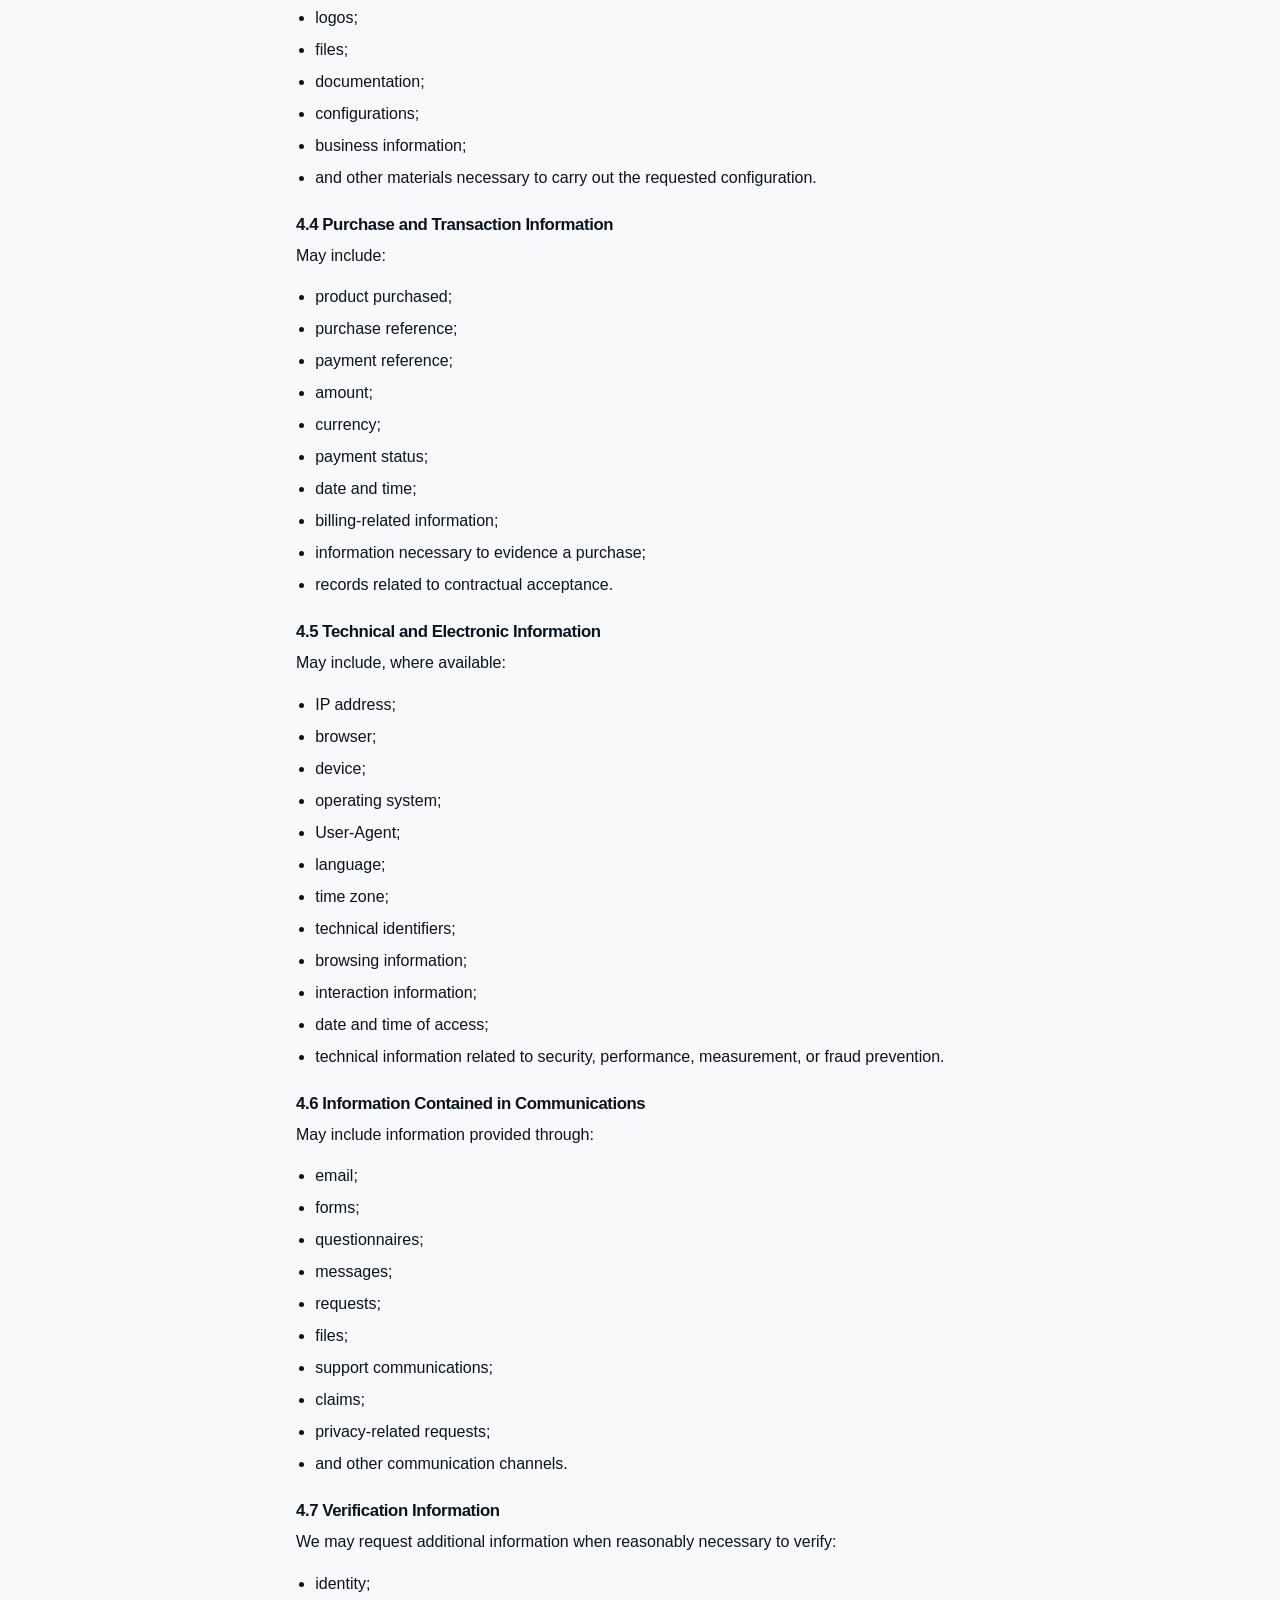
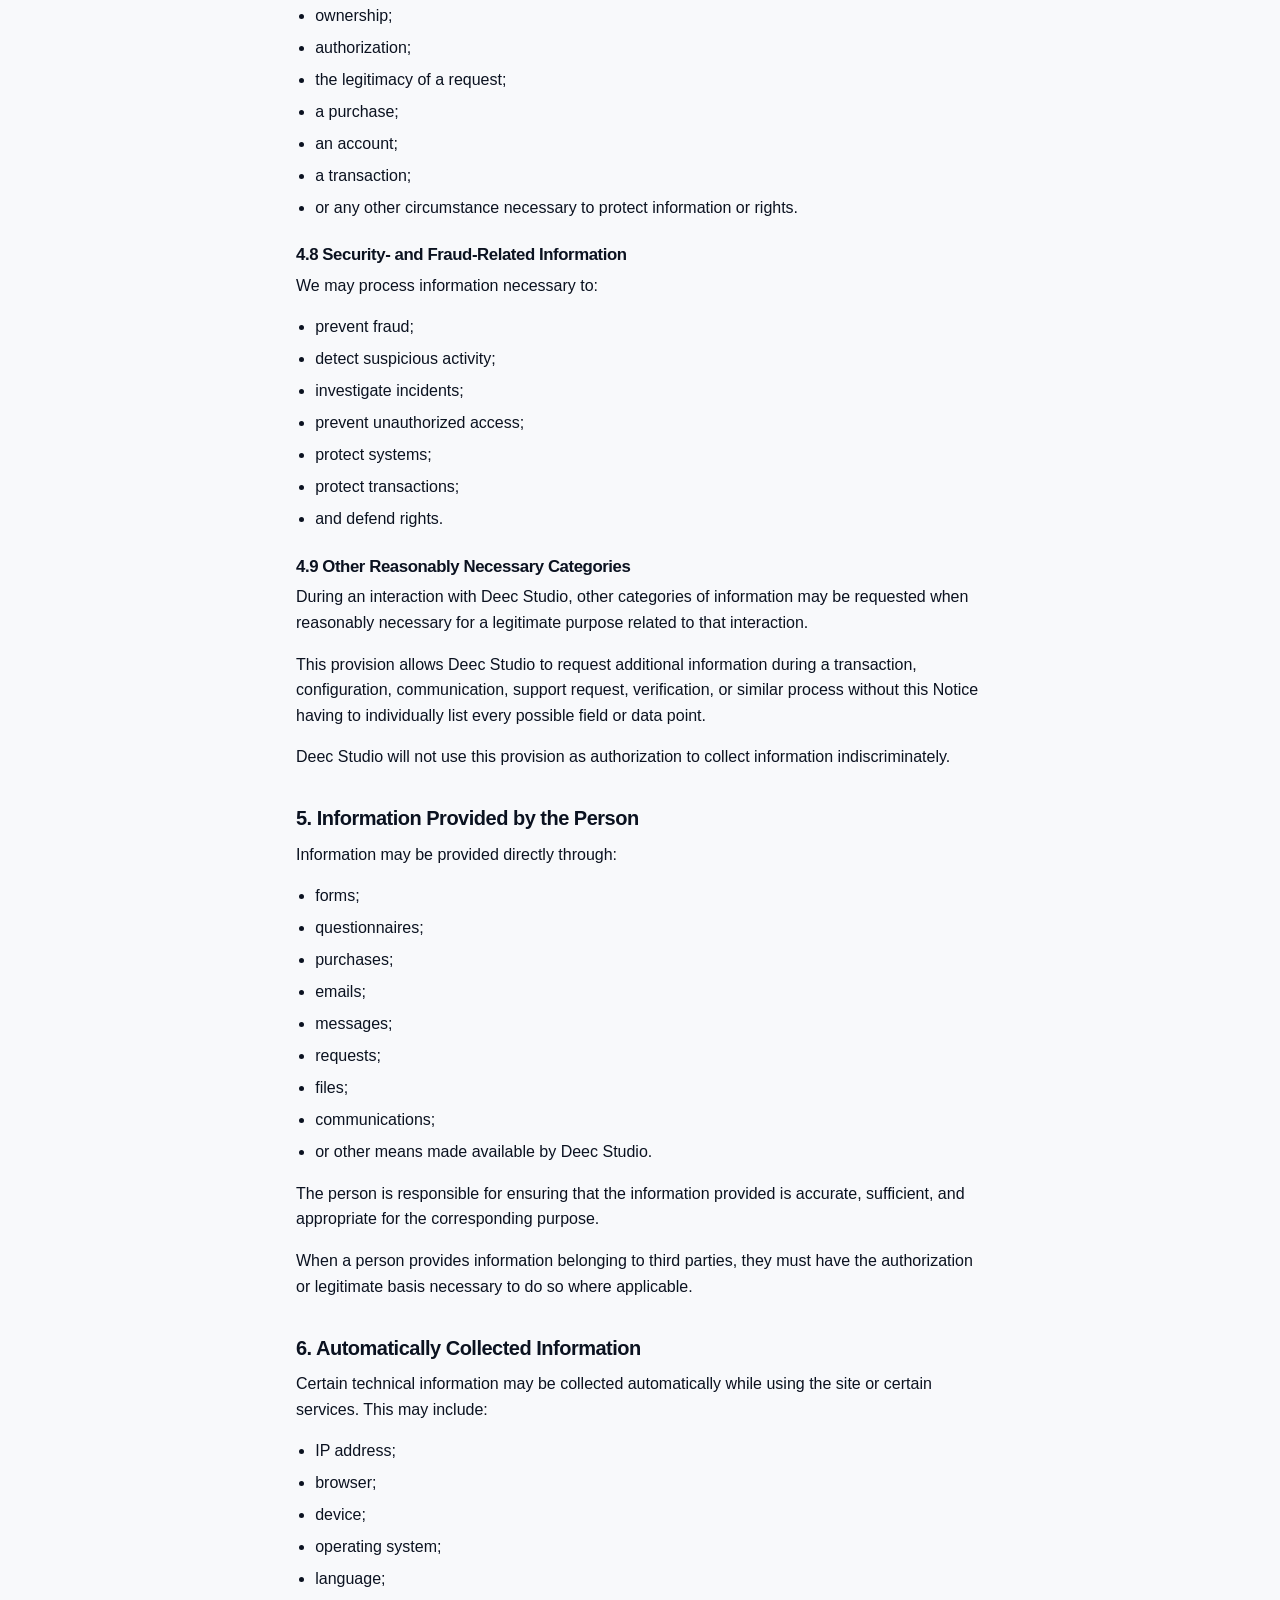
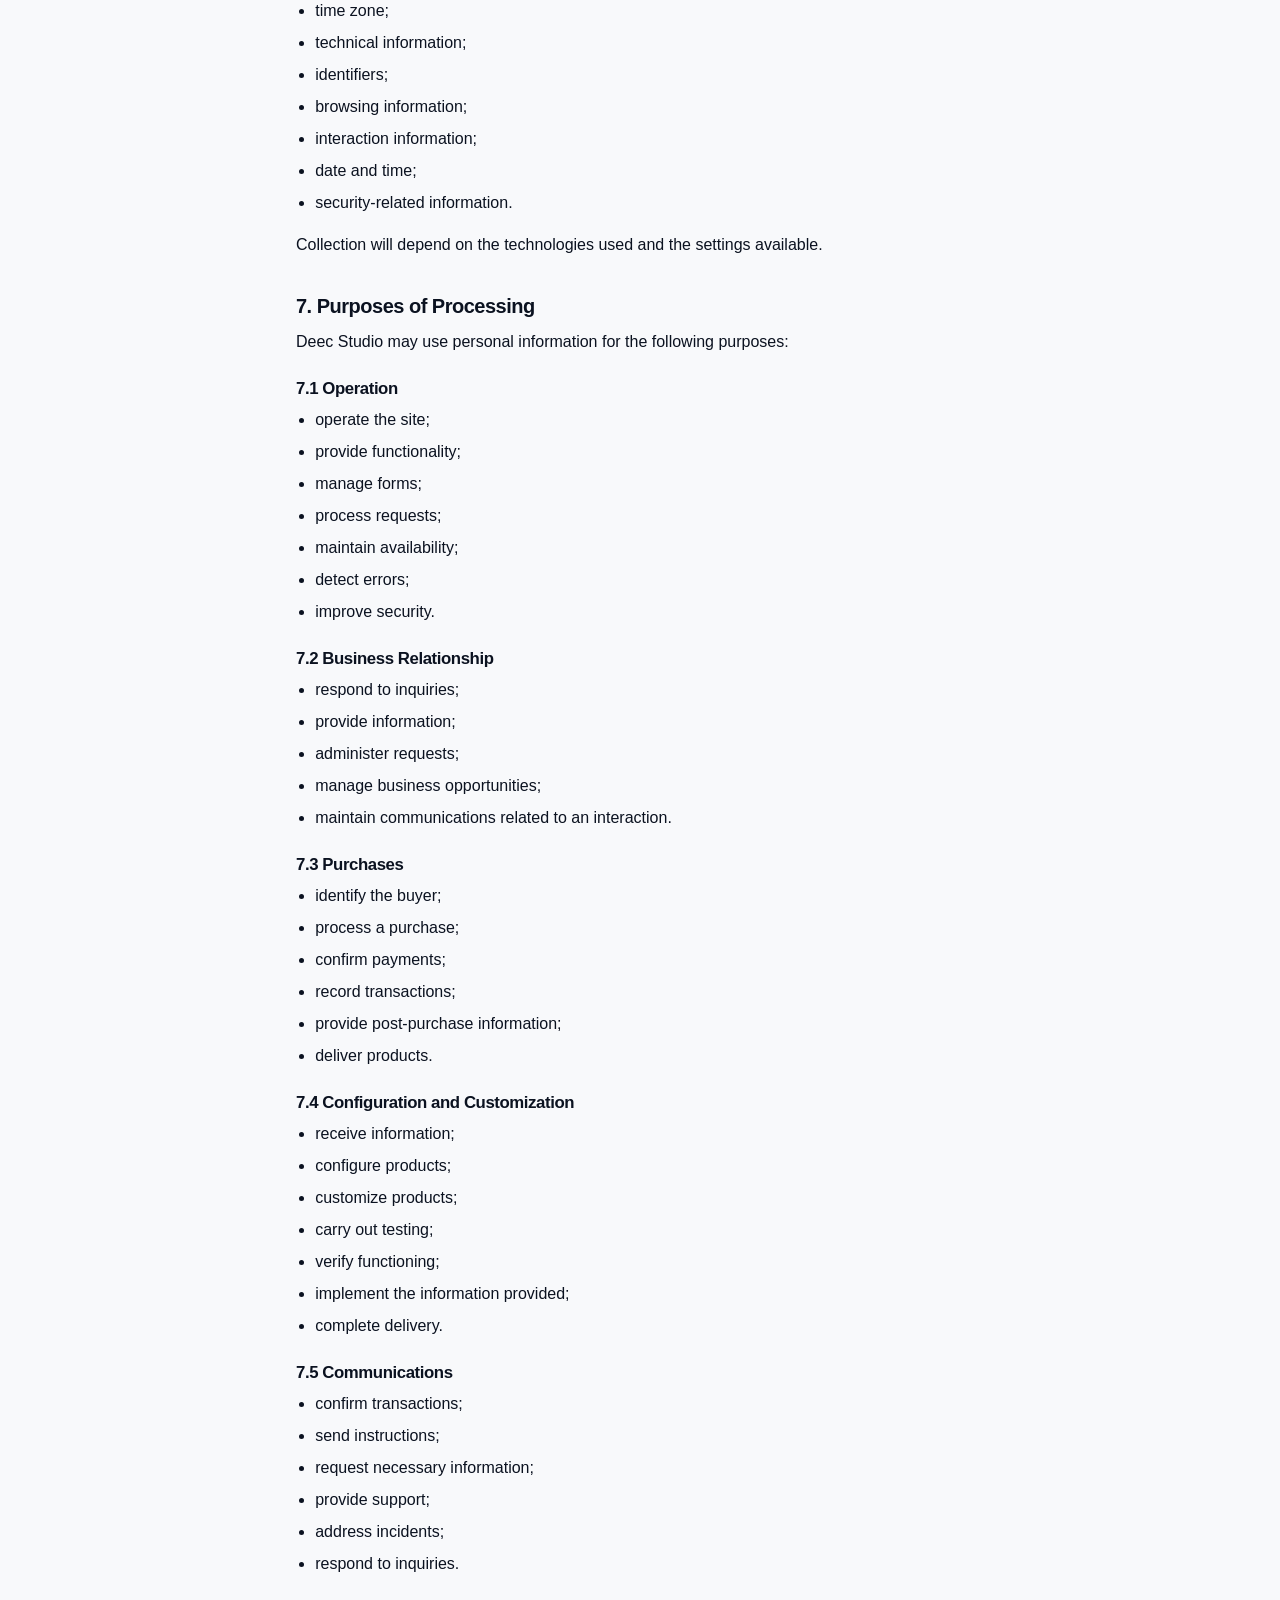
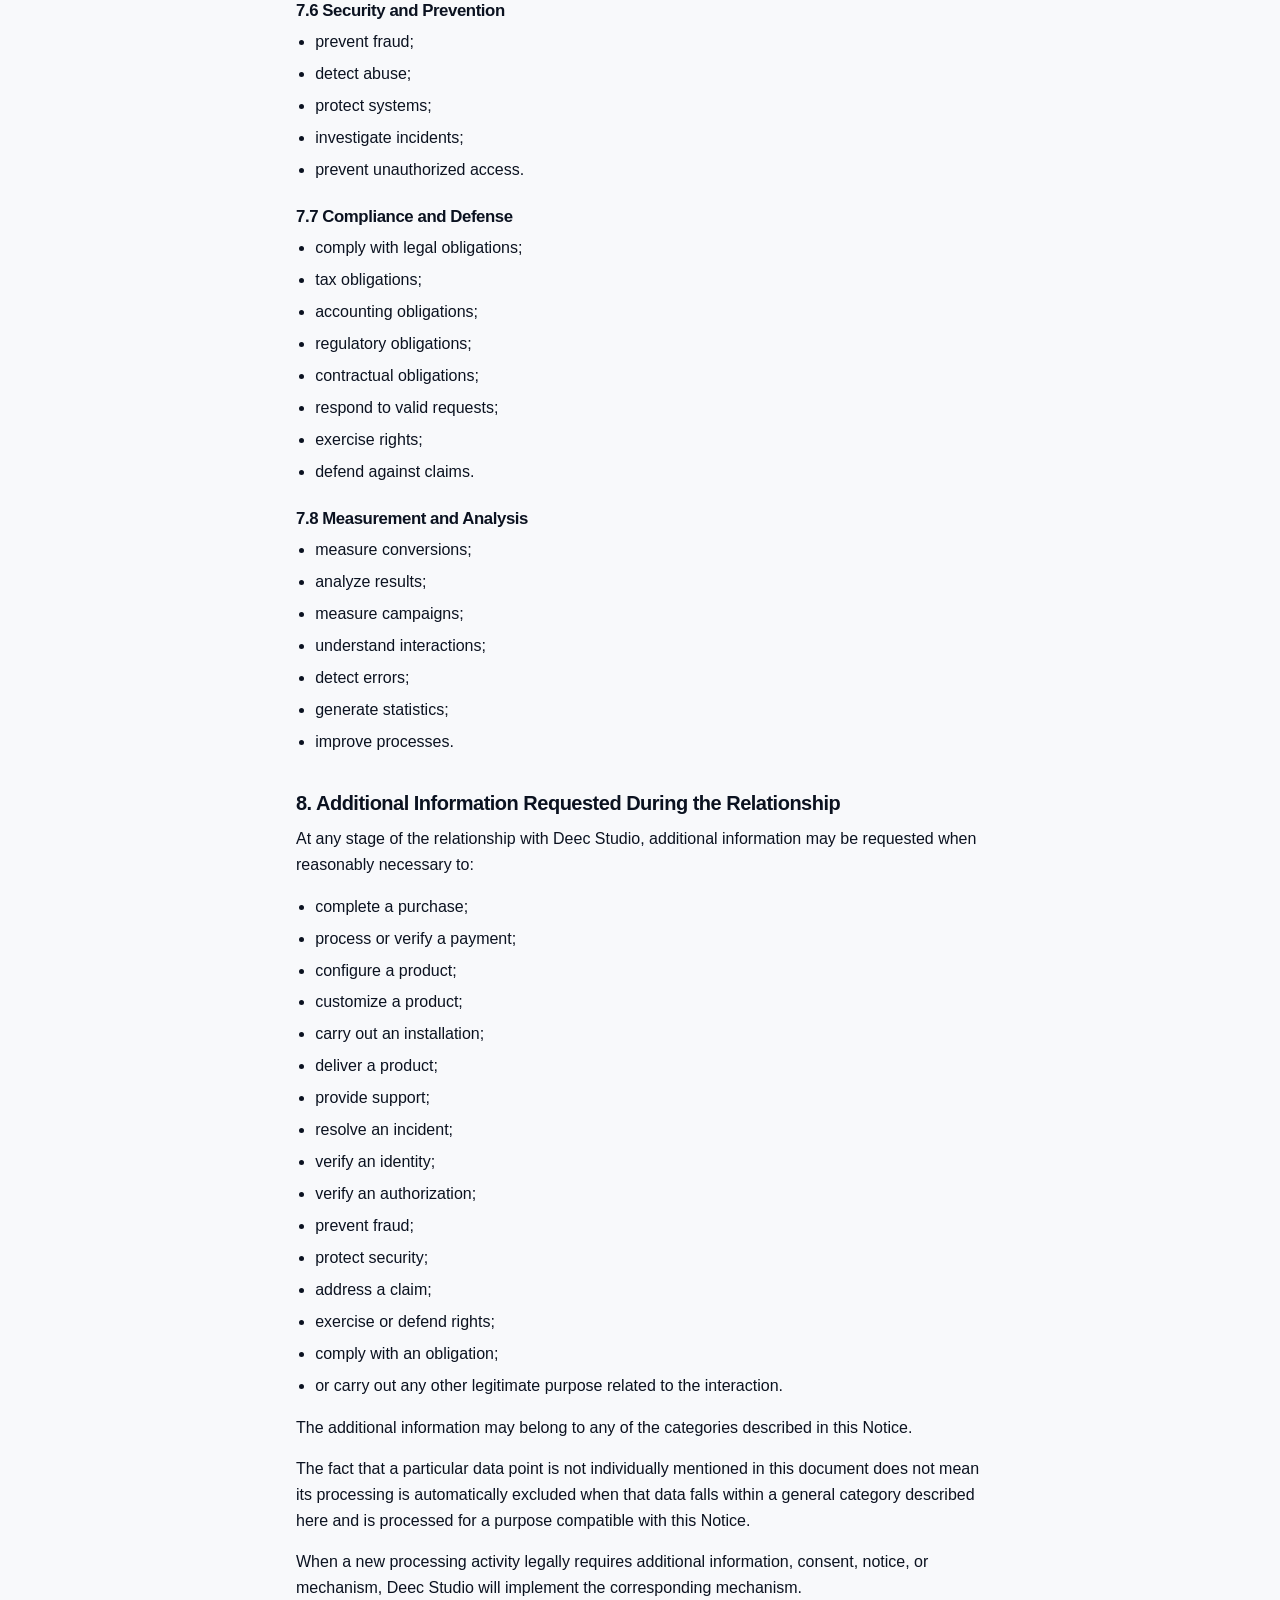
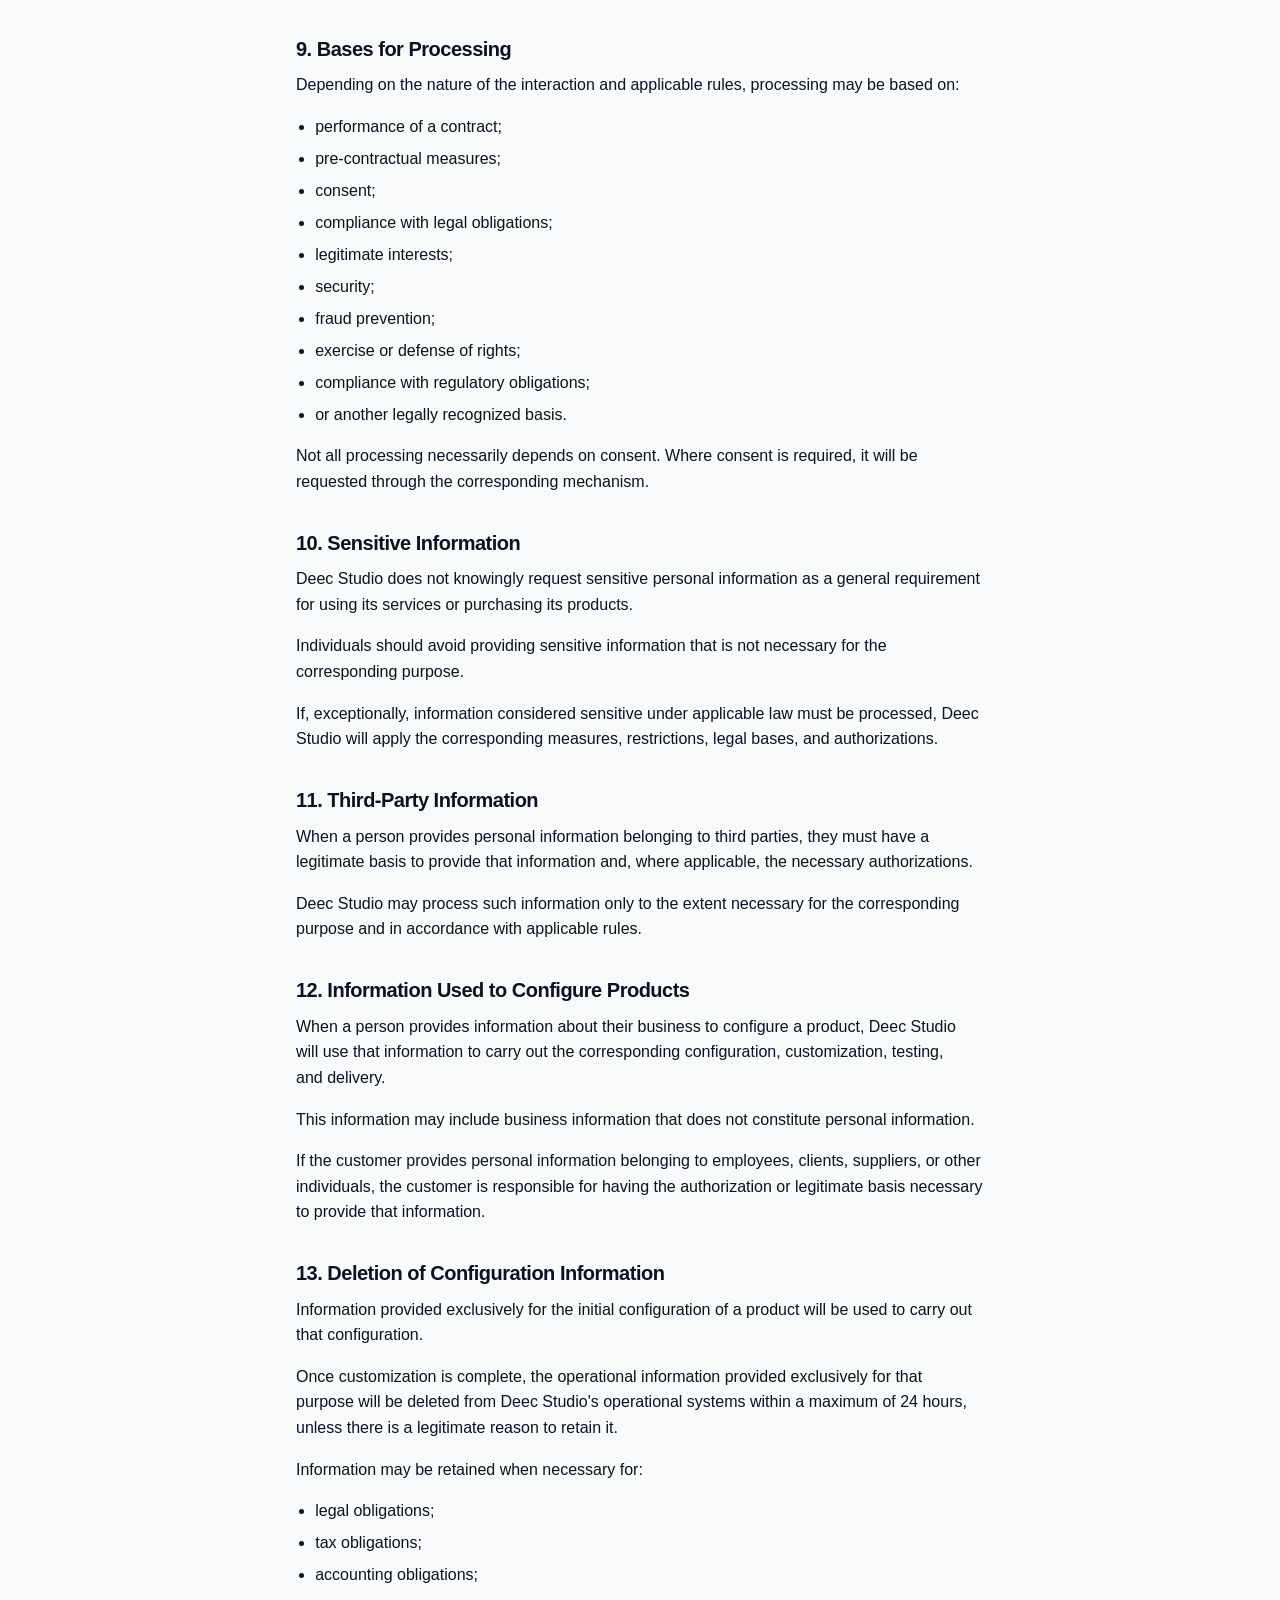
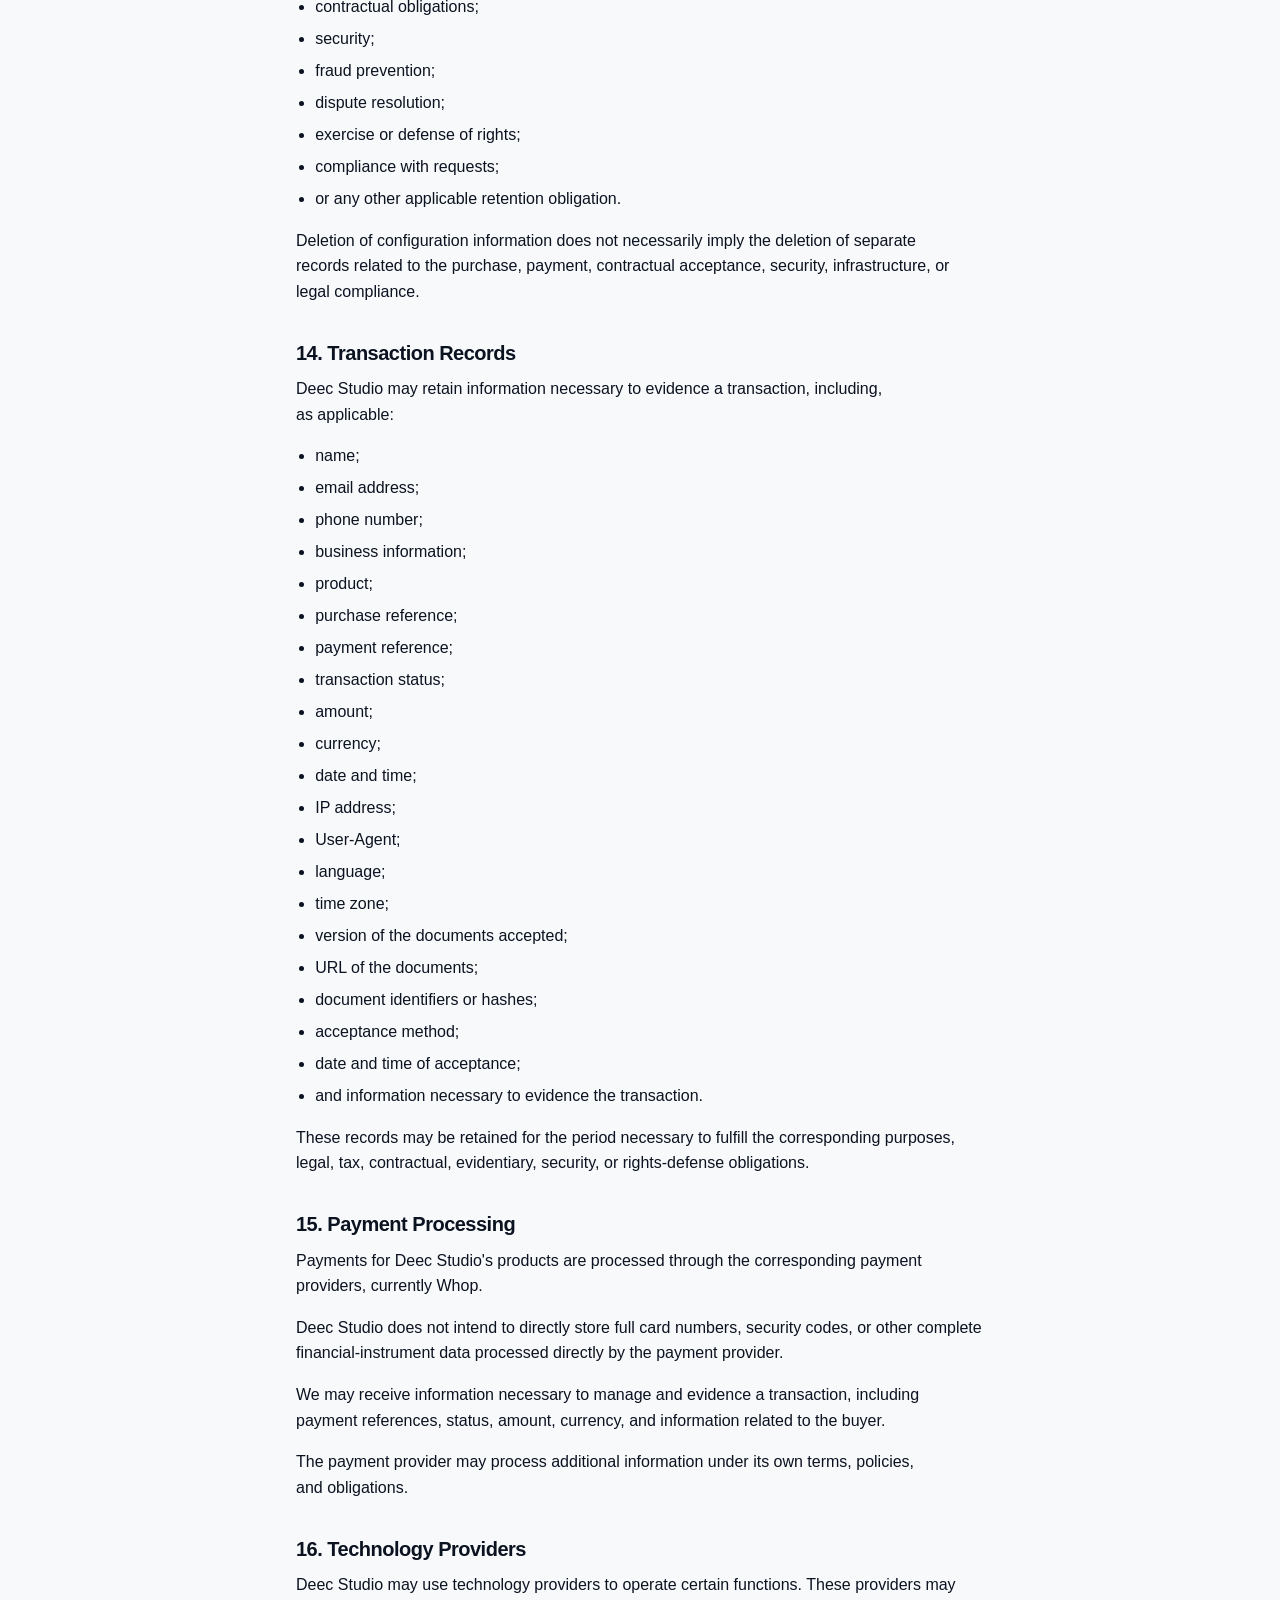
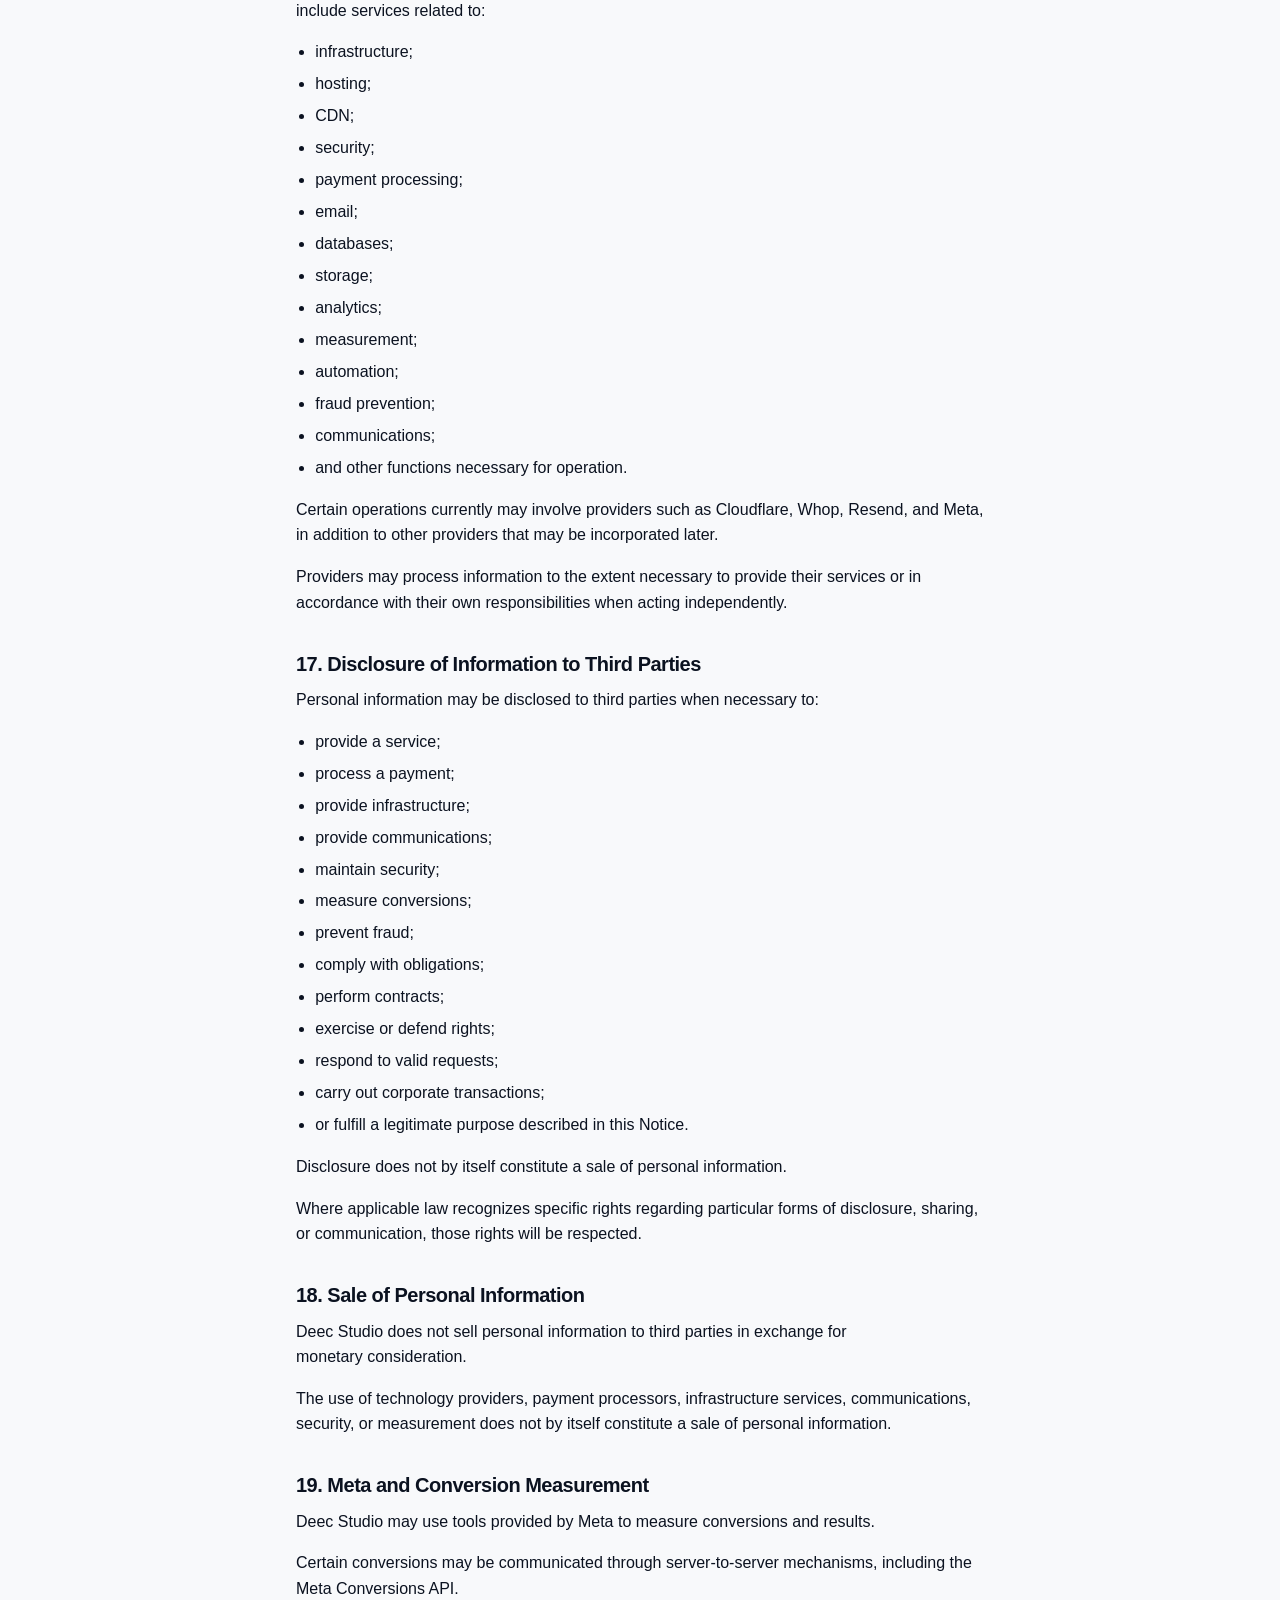
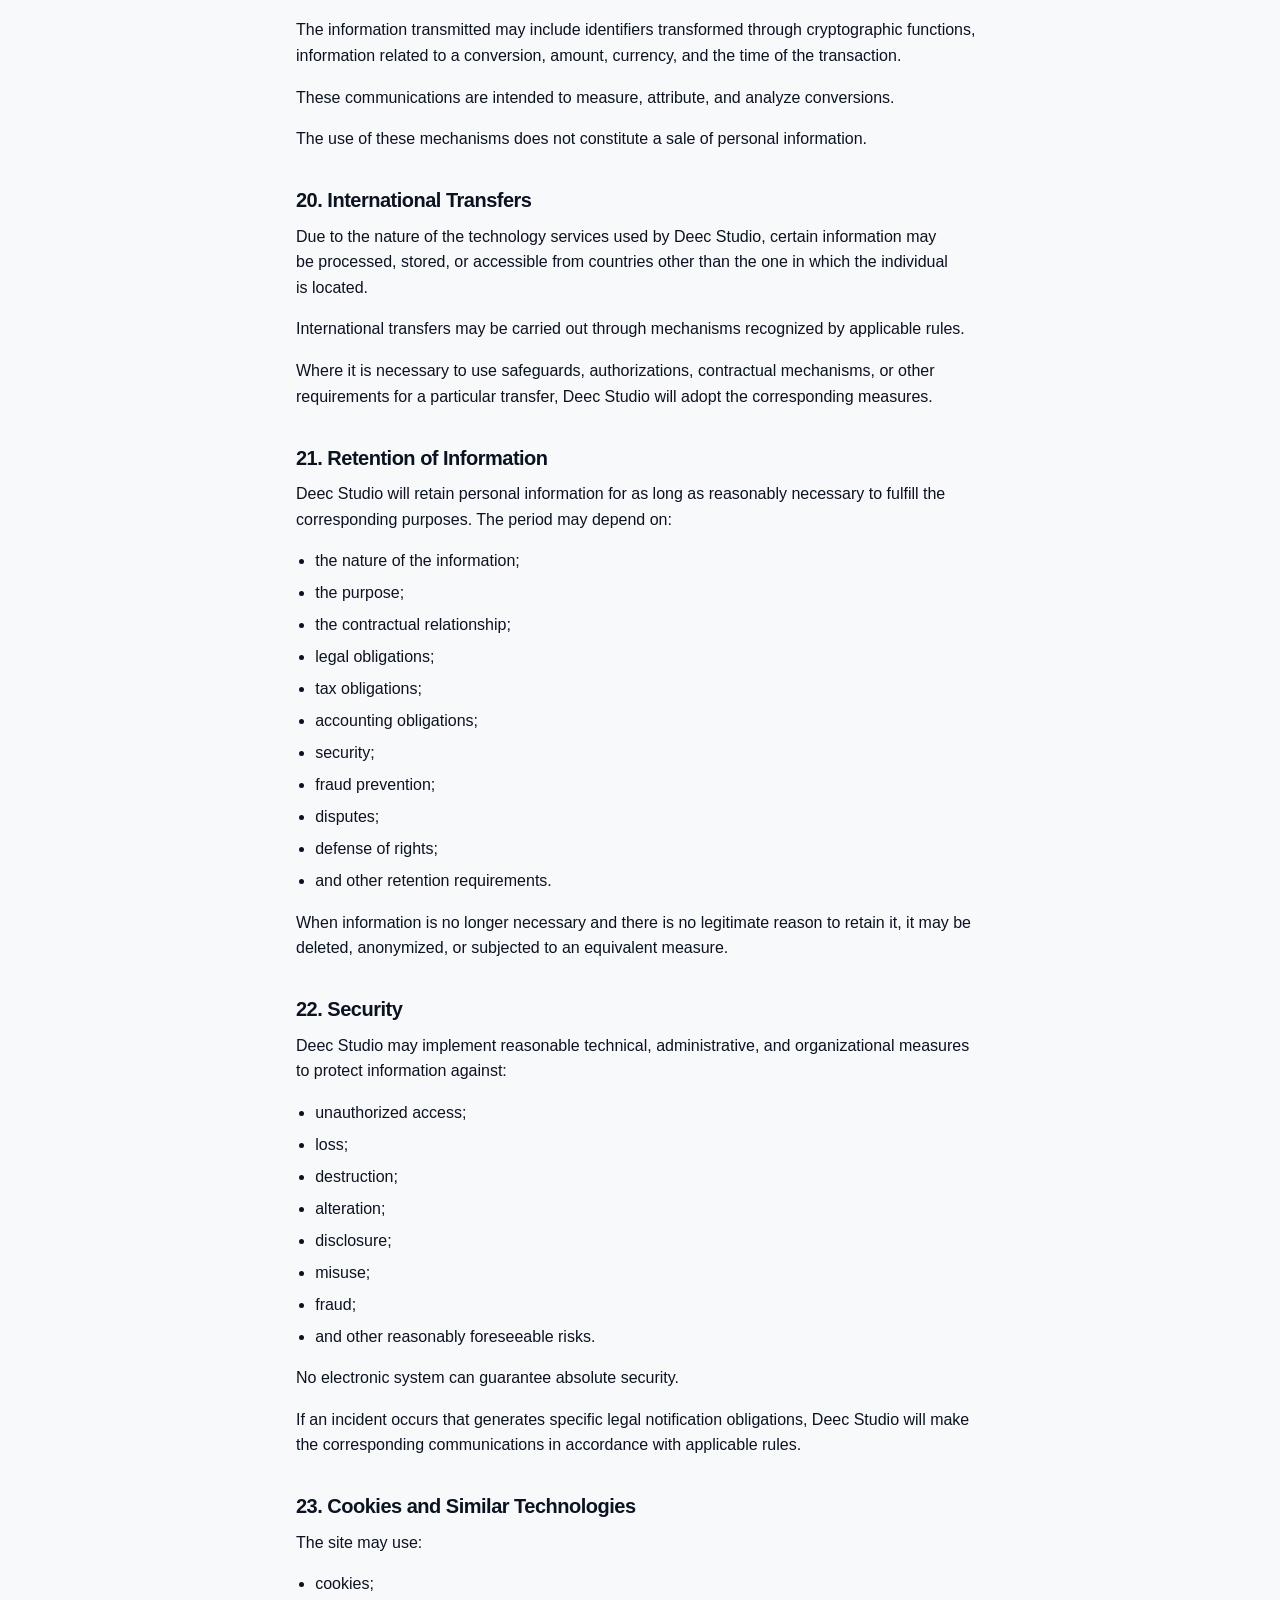
<file: Web Quoting Tools - DEEC Studio/politica-privacidad.html>
<!DOCTYPE html>
<html lang="es">
<head>
<meta charset="UTF-8" />
<meta name="viewport" content="width=device-width, initial-scale=1" />

<!-- Site CSS goes first, right after the mandatory charset/viewport meta —
     see index.html for the full rationale (iOS Safari unstyled-flash fix). -->
<link rel="stylesheet" href="styles.css?v=2026101226" />

<!-- Whop tracking pixel + Meta Pixel: NOT loaded here — same consent-gated
     approach as index.html. See loadAnalyticsTracking() / initCookieConsent()
     in main.js. -->


<title>Política de Privacidad — DEEC Studio</title>
<meta name="description" content="Cómo DEEC Studio recopila, usa y protege tu información personal." />
<meta name="theme-color" content="#F8F9FB" />
<link rel="canonical" href="https://deecstudio-quotingtools.online/politica-privacidad.html" />
<meta name="robots" content="noindex, follow" />

<meta property="og:type" content="website" />
<meta property="og:url" content="https://deecstudio-quotingtools.online/politica-privacidad.html" />
<meta property="og:title" content="Política de Privacidad — DEEC Studio" />
<meta property="og:description" content="Cómo DEEC Studio recopila, usa y protege tu información personal." />
<meta name="twitter:card" content="summary" />
<meta name="twitter:title" content="Política de Privacidad — DEEC Studio" />
<meta name="twitter:description" content="Cómo DEEC Studio recopila, usa y protege tu información personal." />

<link rel="preconnect" href="https://api.fontshare.com">
<link rel="preconnect" href="https://fonts.googleapis.com">
<link rel="preconnect" href="https://fonts.gstatic.com" crossorigin>

<link rel="stylesheet" media="print" data-font-stylesheet href="https://api.fontshare.com/v2/css?f[]=satoshi@700,800,900,400,500&f[]=switzer@400,500,600,700,800,900&display=swap">
<link rel="stylesheet" media="print" data-font-stylesheet href="https://fonts.googleapis.com/css2?family=Caveat:wght@500;700&display=swap">
<link rel="stylesheet" media="print" data-font-stylesheet href="https://fonts.googleapis.com/css2?family=Geist:wght@400;500;600;700&display=swap">
<noscript>
<link rel="stylesheet" href="https://api.fontshare.com/v2/css?f[]=satoshi@700,800,900,400,500&f[]=switzer@400,500,600,700,800,900&display=swap">
<link rel="stylesheet" href="https://fonts.googleapis.com/css2?family=Caveat:wght@500;700&display=swap">
<link rel="stylesheet" href="https://fonts.googleapis.com/css2?family=Geist:wght@400;500;600;700&display=swap">
</noscript>

<link rel="icon" type="image/svg+xml" href="assets/favicon.svg?v=2026101226">
</head>
<body data-legal-doc="privacy-policy">
<a class="skip-link" href="#main" data-i18n="a11y.skipLink">Saltar al contenido</a>

<header class="nav nav-flat" data-nav>
  <div class="nav-inner">
    <a class="nav-brand" href="index.html" aria-label="DEEC Studio">
      <img class="nav-brand-logo" alt="DEEC Studio" width="141" height="30" src="assets/logo-deecstudio.svg" />
    </a>
    <div class="nav-actions">
      <div class="lang-toggle lang-toggle-single" data-lang-toggle data-lang-toggle-single role="group" data-i18n-aria="a11y.langGroup" aria-label="Idioma">
        <button type="button" class="lang-btn is-active" data-lang="es" aria-pressed="true" aria-label="Español">
          <span>ES</span>
          <svg class="lang-btn-chevron" viewBox="0 0 24 24" fill="none" stroke="currentColor" stroke-width="2" stroke-linecap="round" stroke-linejoin="round" aria-hidden="true"><polyline points="6 9 12 15 18 9"/></svg>
        </button>
        <button type="button" class="lang-btn" data-lang="en" aria-pressed="false" aria-label="English">
          <span>EN</span>
          <svg class="lang-btn-chevron" viewBox="0 0 24 24" fill="none" stroke="currentColor" stroke-width="2" stroke-linecap="round" stroke-linejoin="round" aria-hidden="true"><polyline points="6 9 12 15 18 9"/></svg>
        </button>
      </div>
      <button class="menu-toggle" data-menu-toggle aria-expanded="false" aria-controls="menu-panel" aria-label="Abrir menú">
        <span class="menu-toggle-bar"></span>
        <span class="menu-toggle-bar"></span>
        <span class="menu-toggle-bar"></span>
      </button>
    </div>
  </div>
</header>

<div class="menu-backdrop" data-menu-backdrop hidden></div>
<nav id="menu-panel" class="menu-panel" data-menu-panel data-i18n-aria="a11y.mobileNav" aria-label="Menú de navegación" hidden>
  <ul class="menu-list">
    <li><a href="index.html#top" data-i18n="nav.item.home">Inicio</a></li>
    <li><a href="index.html#problema" data-i18n="nav.item.problem">El problema</a></li>
    <li><a href="index.html#solucion" data-i18n="nav.item.solution">Solución</a></li>
    <li><a href="index.html#como-funciona" data-i18n="nav.item.how">Cómo funciona</a></li>
    <li><a href="index.html#experiencia" data-i18n="nav.item.experience">La experiencia</a></li>
    <li><a href="index.html#oferta" data-i18n="nav.item.pricing">Precio</a></li>
    <li><a href="index.html#faq" data-i18n="nav.item.faq">Preguntas frecuentes</a></li>
  </ul>
</nav>

<div class="fab-stack" data-fab-stack>
  <a href="index.html#faq" class="fab-item" data-fab-item data-i18n-aria="a11y.faqLink" aria-label="Preguntas frecuentes">
    <span class="fab-bubble">
      <svg width="19" height="19" viewBox="0 0 24 24" fill="none" stroke="currentColor" stroke-width="1.8" stroke-linecap="round" stroke-linejoin="round"><circle cx="12" cy="12" r="9"/><path d="M9.5 9a2.5 2.5 0 0 1 4.6-1.4c.5.8.3 1.6-.4 2.2-.8.7-1.2 1.1-1.2 2.2"/><circle cx="12" cy="16.5" r=".6" fill="currentColor" stroke="none"/></svg>
    </span>
    <span class="fab-tooltip" data-i18n="fab.faq.title">Preguntas frecuentes</span>
  </a>
  <a href="#" class="fab-item" data-fab-item data-whatsapp-cta data-i18n-aria="a11y.whatsappLink" aria-label="Escribir por WhatsApp">
    <span class="fab-bubble fab-bubble-accent">
      <svg width="19" height="19" viewBox="0 0 24 24" fill="currentColor"><path d="M17.472 14.382c-.297-.149-1.758-.867-2.03-.967-.273-.099-.471-.148-.67.15-.197.297-.767.966-.94 1.164-.173.199-.347.223-.644.075-.297-.15-1.255-.463-2.39-1.475-.883-.788-1.48-1.761-1.653-2.059-.173-.297-.018-.458.13-.606.134-.133.298-.347.446-.52.149-.174.198-.298.298-.497.099-.198.05-.371-.025-.52-.075-.149-.669-1.612-.916-2.207-.242-.579-.487-.5-.669-.51-.173-.008-.371-.01-.57-.01-.198 0-.52.074-.792.372-.272.297-1.04 1.016-1.04 2.479 0 1.462 1.065 2.875 1.213 3.074.149.198 2.096 3.2 5.077 4.487.709.306 1.262.489 1.694.626.712.226 1.36.194 1.872.118.571-.085 1.758-.719 2.006-1.413.248-.694.248-1.289.173-1.413-.074-.124-.272-.198-.57-.347z"/><path d="M12.05 21.9c-1.596 0-3.16-.415-4.53-1.2l-.326-.194-3.37.884.9-3.286-.213-.337a9.86 9.86 0 0 1-1.51-5.25c0-5.45 4.44-9.885 9.9-9.885 2.643 0 5.126 1.03 6.994 2.898a9.82 9.82 0 0 1 2.9 6.994c-.003 5.45-4.444 9.876-9.744 9.876zm8.413-18.28A11.815 11.815 0 0 0 12.05 0C5.495 0 .16 5.327.157 11.874a11.84 11.84 0 0 0 1.596 5.96L0 24l6.335-1.652a11.9 11.9 0 0 0 5.71 1.452h.005c6.554 0 11.89-5.328 11.893-11.876a11.8 11.8 0 0 0-3.48-8.304z"/></svg>
    </span>
    <span class="fab-tooltip" data-i18n="fab.whatsapp.title">¿Tienes dudas o preguntas? Contáctanos</span>
  </a>
</div>

<div class="toast" data-toast role="status" aria-live="polite"></div>

<main id="main">
<section class="section legal-top">
  <div class="container legal-page">
    <p class="eyebrow" data-i18n="legal.eyebrow">Legal</p>

    <div data-lang-content="es">
      <h1 class="legal-title">Política de Privacidad</h1>
      <p class="legal-updated" data-legal-updated>Última actualización: 29 de septiembre de 2026</p>
      <div class="legal-version-block">
        <p class="legal-version-current"><span data-i18n="legal.versionLabel">Versión vigente:</span> <strong data-legal-version-current>v1.0</strong></p>
        <p class="legal-version-history-label" data-i18n="legal.versionHistoryLabel">Historial de versiones</p>
        <table class="legal-version-table" data-legal-version-table>
          <thead>
            <tr>
              <th data-i18n="legal.versionTableVersion">Versión</th>
              <th data-i18n="legal.versionTableDate">Fecha</th>
              <th data-i18n="legal.versionTableDescription">Descripción</th>
            </tr>
          </thead>
          <tbody></tbody>
        </table>
        <button type="button" class="btn btn-outline legal-pdf-btn" data-legal-pdf-download>
          <span data-i18n="legal.downloadPdf">↓ Descargar PDF</span>
        </button>
      </div>
      <p class="legal-intro">El presente Aviso establece el marco general aplicable al tratamiento de información personal por parte de Deec Studio, independientemente del país desde el cual una persona interactúe con nosotros, sin perjuicio de las disposiciones obligatorias que puedan resultar aplicables a una situación determinada.</p>

      <div class="legal-body">
        <h2>1. Responsable del tratamiento</h2>
        <p>Deec Studio ("Deec Studio", "nosotros", "nuestro" o el "Responsable") es responsable del tratamiento de la información personal que recopila o recibe en relación con sus sitios web, productos, procesos de compra, comunicaciones y demás interacciones comprendidas en el presente Aviso.</p>
        <p>Correo electrónico: <a href="mailto:customers@deecstudio-quotingtools.online">customers@deecstudio-quotingtools.online</a><br>Sitio web: <a href="https://deecstudio-quotingtools.online/">deecstudio-quotingtools.online</a></p>

        <h2>2. Objeto y alcance</h2>
        <p>Este Aviso de Privacidad explica cómo Deec Studio puede recopilar, recibir, utilizar, procesar, almacenar, conservar, comunicar, transferir, proteger y eliminar información personal.</p>
        <p>Aplica a las interacciones realizadas mediante:</p>
        <ul>
          <li>el sitio web;</li>
          <li>formularios;</li>
          <li>cuestionarios;</li>
          <li>procesos de compra;</li>
          <li>procesos de pago;</li>
          <li>comunicaciones;</li>
          <li>solicitudes comerciales;</li>
          <li>configuración y personalización de productos;</li>
          <li>entrega e implementación;</li>
          <li>soporte;</li>
          <li>reclamaciones;</li>
          <li>solicitudes relacionadas con privacidad;</li>
          <li>herramientas tecnológicas;</li>
          <li>y cualquier otro canal o proceso mediante el cual una persona interactúe legítimamente con Deec Studio.</li>
        </ul>
        <p>El presente Aviso establece categorías y finalidades generales para permitir que el tratamiento pueda adaptarse a las necesidades operativas de Deec Studio sin que cada modificación menor de un formulario, proceso o flujo requiera necesariamente modificar este documento.</p>
        <p>Cuando una modificación implique una categoría de información o finalidad sustancialmente distinta que requiera información adicional, consentimiento específico u otra medida conforme a la legislación aplicable, Deec Studio realizará la actualización o comunicación correspondiente.</p>

        <h2>3. Qué se entiende por información personal</h2>
        <p>Se considera información personal cualquier información relacionada con una persona identificada o identificable, o que pueda razonablemente vincularse con ella, en la medida en que dicha información se encuentre protegida por las normas de privacidad aplicables.</p>
        <p>La información puede encontrarse en formato escrito, electrónico, digital, técnico, audiovisual o cualquier otro formato.</p>

        <h2>4. Categorías de información que podemos tratar</h2>
        <p>La información tratada dependerá de la naturaleza de cada interacción. Deec Studio podrá tratar, cuando resulte necesario, pertinente o razonablemente relacionado con una finalidad legítima, las siguientes categorías:</p>

        <h3>4.1 Información de identificación y contacto</h3>
        <p>Puede incluir:</p>
        <ul>
          <li>nombre;</li>
          <li>apellidos;</li>
          <li>nombre de contacto;</li>
          <li>correo electrónico;</li>
          <li>número telefónico;</li>
          <li>identificadores relacionados con una interacción;</li>
          <li>información necesaria para establecer comunicación.</li>
        </ul>

        <h3>4.2 Información empresarial, comercial o profesional</h3>
        <p>Puede incluir:</p>
        <ul>
          <li>nombre del negocio;</li>
          <li>nombre comercial;</li>
          <li>información empresarial;</li>
          <li>actividad comercial;</li>
          <li>productos;</li>
          <li>servicios;</li>
          <li>información profesional;</li>
          <li>información necesaria para prestar o configurar un producto;</li>
          <li>información relacionada con operaciones comerciales.</li>
        </ul>

        <h3>4.3 Información de configuración y personalización</h3>
        <p>Cuando una persona adquiere un producto que requiere configuración o personalización, podrá proporcionar información como:</p>
        <ul>
          <li>productos;</li>
          <li>servicios;</li>
          <li>precios;</li>
          <li>reglas de cobro;</li>
          <li>unidades de medida;</li>
          <li>parámetros;</li>
          <li>instrucciones;</li>
          <li>preferencias;</li>
          <li>textos;</li>
          <li>imágenes;</li>
          <li>logotipos;</li>
          <li>archivos;</li>
          <li>documentación;</li>
          <li>configuraciones;</li>
          <li>información comercial;</li>
          <li>y otros materiales necesarios para realizar la configuración solicitada.</li>
        </ul>

        <h3>4.4 Información de compra y transacción</h3>
        <p>Puede incluir:</p>
        <ul>
          <li>producto adquirido;</li>
          <li>referencia de compra;</li>
          <li>referencia de pago;</li>
          <li>importe;</li>
          <li>moneda;</li>
          <li>estado de pago;</li>
          <li>fecha y hora;</li>
          <li>información relacionada con facturación;</li>
          <li>información necesaria para acreditar una compra;</li>
          <li>registros relacionados con la aceptación contractual.</li>
        </ul>

        <h3>4.5 Información técnica y electrónica</h3>
        <p>Puede incluir, cuando se encuentre disponible:</p>
        <ul>
          <li>dirección IP;</li>
          <li>navegador;</li>
          <li>dispositivo;</li>
          <li>sistema operativo;</li>
          <li>User-Agent;</li>
          <li>idioma;</li>
          <li>zona horaria;</li>
          <li>identificadores técnicos;</li>
          <li>información de navegación;</li>
          <li>información de interacción;</li>
          <li>fecha y hora de acceso;</li>
          <li>información técnica relacionada con seguridad, funcionamiento, medición o prevención de fraude.</li>
        </ul>

        <h3>4.6 Información contenida en comunicaciones</h3>
        <p>Puede incluir información proporcionada mediante:</p>
        <ul>
          <li>correo electrónico;</li>
          <li>formularios;</li>
          <li>cuestionarios;</li>
          <li>mensajes;</li>
          <li>solicitudes;</li>
          <li>archivos;</li>
          <li>comunicaciones de soporte;</li>
          <li>reclamaciones;</li>
          <li>solicitudes relacionadas con privacidad;</li>
          <li>y otros canales de comunicación.</li>
        </ul>

        <h3>4.7 Información para verificación</h3>
        <p>Podremos solicitar información adicional cuando resulte razonablemente necesaria para verificar:</p>
        <ul>
          <li>identidad;</li>
          <li>titularidad;</li>
          <li>autorización;</li>
          <li>legitimidad de una solicitud;</li>
          <li>una compra;</li>
          <li>una cuenta;</li>
          <li>una operación;</li>
          <li>o cualquier otra circunstancia necesaria para proteger información o derechos.</li>
        </ul>

        <h3>4.8 Información relacionada con seguridad y fraude</h3>
        <p>Podremos tratar información necesaria para:</p>
        <ul>
          <li>prevenir fraude;</li>
          <li>detectar actividades sospechosas;</li>
          <li>investigar incidentes;</li>
          <li>prevenir accesos no autorizados;</li>
          <li>proteger sistemas;</li>
          <li>proteger transacciones;</li>
          <li>y defender derechos.</li>
        </ul>

        <h3>4.9 Otras categorías razonablemente necesarias</h3>
        <p>Durante una interacción con Deec Studio podrán solicitarse otras categorías de información cuando resulten razonablemente necesarias para una finalidad legítima relacionada con dicha interacción.</p>
        <p>Esta disposición permite que Deec Studio solicite información adicional durante una operación, configuración, comunicación, soporte, verificación o proceso equivalente sin que este Aviso deba enumerar individualmente cada posible campo o dato.</p>
        <p>Deec Studio no utilizará esta disposición como autorización para recopilar información de manera indiscriminada.</p>

        <h2>5. Información proporcionada por la persona</h2>
        <p>La información puede proporcionarse directamente mediante:</p>
        <ul>
          <li>formularios;</li>
          <li>cuestionarios;</li>
          <li>compras;</li>
          <li>correos electrónicos;</li>
          <li>mensajes;</li>
          <li>solicitudes;</li>
          <li>archivos;</li>
          <li>comunicaciones;</li>
          <li>u otros medios habilitados por Deec Studio.</li>
        </ul>
        <p>La persona será responsable de procurar que la información proporcionada sea exacta, suficiente y adecuada para la finalidad correspondiente.</p>
        <p>Cuando una persona proporcione información perteneciente a terceros, deberá contar con la autorización o base legítima necesaria para hacerlo cuando corresponda.</p>

        <h2>6. Información recopilada automáticamente</h2>
        <p>Determinada información técnica puede recopilarse automáticamente durante el uso del sitio o de determinados servicios. Esto puede incluir:</p>
        <ul>
          <li>dirección IP;</li>
          <li>navegador;</li>
          <li>dispositivo;</li>
          <li>sistema operativo;</li>
          <li>idioma;</li>
          <li>zona horaria;</li>
          <li>información técnica;</li>
          <li>identificadores;</li>
          <li>información de navegación;</li>
          <li>información de interacción;</li>
          <li>fecha y hora;</li>
          <li>información relacionada con seguridad.</li>
        </ul>
        <p>La recopilación dependerá de las tecnologías utilizadas y de las configuraciones disponibles.</p>

        <h2>7. Finalidades del tratamiento</h2>
        <p>Deec Studio podrá utilizar información personal para las siguientes finalidades:</p>

        <h3>7.1 Operación</h3>
        <ul>
          <li>operar el sitio;</li>
          <li>proporcionar funcionalidades;</li>
          <li>gestionar formularios;</li>
          <li>procesar solicitudes;</li>
          <li>mantener la disponibilidad;</li>
          <li>detectar errores;</li>
          <li>mejorar la seguridad.</li>
        </ul>

        <h3>7.2 Relación comercial</h3>
        <ul>
          <li>responder consultas;</li>
          <li>proporcionar información;</li>
          <li>administrar solicitudes;</li>
          <li>gestionar oportunidades comerciales;</li>
          <li>mantener comunicaciones relacionadas con una interacción.</li>
        </ul>

        <h3>7.3 Compras</h3>
        <ul>
          <li>identificar al comprador;</li>
          <li>procesar una compra;</li>
          <li>confirmar pagos;</li>
          <li>registrar transacciones;</li>
          <li>proporcionar información posterior a la compra;</li>
          <li>entregar productos.</li>
        </ul>

        <h3>7.4 Configuración y personalización</h3>
        <ul>
          <li>recibir información;</li>
          <li>configurar productos;</li>
          <li>personalizar productos;</li>
          <li>realizar pruebas;</li>
          <li>verificar funcionamiento;</li>
          <li>implementar información proporcionada;</li>
          <li>completar la entrega.</li>
        </ul>

        <h3>7.5 Comunicaciones</h3>
        <ul>
          <li>confirmar operaciones;</li>
          <li>enviar instrucciones;</li>
          <li>solicitar información necesaria;</li>
          <li>proporcionar soporte;</li>
          <li>atender incidencias;</li>
          <li>responder consultas.</li>
        </ul>

        <h3>7.6 Seguridad y prevención</h3>
        <ul>
          <li>prevenir fraude;</li>
          <li>detectar abusos;</li>
          <li>proteger sistemas;</li>
          <li>investigar incidentes;</li>
          <li>prevenir accesos no autorizados.</li>
        </ul>

        <h3>7.7 Cumplimiento y defensa</h3>
        <ul>
          <li>cumplir obligaciones legales;</li>
          <li>fiscales;</li>
          <li>contables;</li>
          <li>regulatorias;</li>
          <li>contractuales;</li>
          <li>atender requerimientos válidos;</li>
          <li>ejercer derechos;</li>
          <li>defender reclamaciones.</li>
        </ul>

        <h3>7.8 Medición y análisis</h3>
        <ul>
          <li>medir conversiones;</li>
          <li>analizar resultados;</li>
          <li>medir campañas;</li>
          <li>comprender interacciones;</li>
          <li>detectar errores;</li>
          <li>generar estadísticas;</li>
          <li>mejorar procesos.</li>
        </ul>

        <h2>8. Información adicional solicitada durante la relación</h2>
        <p>Durante cualquier etapa de la relación con Deec Studio podrá solicitarse información adicional cuando resulte razonablemente necesaria para:</p>
        <ul>
          <li>completar una compra;</li>
          <li>procesar o verificar un pago;</li>
          <li>configurar un producto;</li>
          <li>personalizar un producto;</li>
          <li>realizar una instalación;</li>
          <li>entregar un producto;</li>
          <li>proporcionar soporte;</li>
          <li>resolver una incidencia;</li>
          <li>verificar una identidad;</li>
          <li>verificar una autorización;</li>
          <li>prevenir fraude;</li>
          <li>proteger la seguridad;</li>
          <li>atender una reclamación;</li>
          <li>ejercer o defender derechos;</li>
          <li>cumplir una obligación;</li>
          <li>o ejecutar cualquier otra finalidad legítima relacionada con la interacción.</li>
        </ul>
        <p>La información adicional podrá pertenecer a cualquiera de las categorías descritas en este Aviso.</p>
        <p>El hecho de que un dato no aparezca individualmente mencionado en este documento no significa que su tratamiento quede automáticamente excluido cuando dicho dato se encuentre comprendido dentro de una categoría general descrita y sea tratado para una finalidad compatible con este Aviso.</p>
        <p>Cuando un nuevo tratamiento requiera legalmente una información, consentimiento, aviso o mecanismo adicional, Deec Studio implementará el mecanismo correspondiente.</p>

        <h2>9. Bases para el tratamiento</h2>
        <p>Dependiendo de la naturaleza de la interacción y de las normas aplicables, el tratamiento podrá basarse en:</p>
        <ul>
          <li>ejecución de un contrato;</li>
          <li>medidas precontractuales;</li>
          <li>consentimiento;</li>
          <li>cumplimiento de obligaciones legales;</li>
          <li>intereses legítimos;</li>
          <li>seguridad;</li>
          <li>prevención de fraude;</li>
          <li>ejercicio o defensa de derechos;</li>
          <li>cumplimiento de obligaciones regulatorias;</li>
          <li>u otra base legalmente reconocida.</li>
        </ul>
        <p>No todos los tratamientos dependen necesariamente del consentimiento. Cuando el consentimiento sea requerido, se solicitará mediante el mecanismo correspondiente.</p>

        <h2>10. Información sensible</h2>
        <p>Deec Studio no solicita deliberadamente información personal sensible como requisito general para utilizar sus servicios o adquirir sus productos.</p>
        <p>Las personas deberán evitar proporcionar información sensible que no sea necesaria para la finalidad correspondiente.</p>
        <p>Si excepcionalmente se requiere tratar información que una legislación aplicable considere sensible, Deec Studio aplicará las medidas, restricciones, bases jurídicas y autorizaciones que correspondan.</p>

        <h2>11. Información de terceros</h2>
        <p>Cuando una persona proporcione información personal perteneciente a terceros, deberá contar con una base legítima para proporcionar dicha información y, cuando corresponda, con las autorizaciones necesarias.</p>
        <p>Deec Studio podrá tratar dicha información únicamente en la medida necesaria para la finalidad correspondiente y conforme a las normas aplicables.</p>

        <h2>12. Información utilizada para configurar productos</h2>
        <p>Cuando una persona proporcione información de su negocio para configurar un producto, Deec Studio utilizará dicha información para realizar la configuración, personalización, pruebas y entrega correspondientes.</p>
        <p>Esta información puede incluir información comercial que no constituya información personal.</p>
        <p>Si el cliente proporciona información personal de empleados, clientes, proveedores u otras personas, será responsable de contar con la autorización o base legítima necesaria para proporcionar dicha información.</p>

        <h2>13. Eliminación de información de configuración</h2>
        <p>La información proporcionada exclusivamente para la configuración inicial de un producto será utilizada para realizar dicha configuración.</p>
        <p>Una vez concluida la personalización, la información operativa proporcionada exclusivamente para ese propósito será eliminada de los sistemas operativos de Deec Studio dentro de un plazo máximo de 24 horas, salvo que exista una razón legítima para conservarla.</p>
        <p>Podrá conservarse información cuando sea necesaria para:</p>
        <ul>
          <li>obligaciones legales;</li>
          <li>obligaciones fiscales;</li>
          <li>obligaciones contables;</li>
          <li>obligaciones contractuales;</li>
          <li>seguridad;</li>
          <li>prevención de fraude;</li>
          <li>resolución de controversias;</li>
          <li>ejercicio o defensa de derechos;</li>
          <li>cumplimiento de requerimientos;</li>
          <li>o cualquier otra obligación de conservación aplicable.</li>
        </ul>
        <p>La eliminación de información de configuración no implica necesariamente la eliminación de registros independientes relacionados con la compra, pago, aceptación contractual, seguridad, infraestructura o cumplimiento legal.</p>

        <h2>14. Registros de transacciones</h2>
        <p>Deec Studio podrá conservar información necesaria para acreditar una transacción, incluyendo, según corresponda:</p>
        <ul>
          <li>nombre;</li>
          <li>correo electrónico;</li>
          <li>teléfono;</li>
          <li>información empresarial;</li>
          <li>producto;</li>
          <li>referencia de compra;</li>
          <li>referencia de pago;</li>
          <li>estado de la transacción;</li>
          <li>importe;</li>
          <li>moneda;</li>
          <li>fecha y hora;</li>
          <li>dirección IP;</li>
          <li>User-Agent;</li>
          <li>idioma;</li>
          <li>zona horaria;</li>
          <li>versión de los documentos aceptados;</li>
          <li>URL de los documentos;</li>
          <li>identificadores o hashes de los documentos;</li>
          <li>método de aceptación;</li>
          <li>fecha y hora de aceptación;</li>
          <li>e información necesaria para acreditar la operación.</li>
        </ul>
        <p>Estos registros podrán conservarse durante el periodo necesario para cumplir las finalidades correspondientes, obligaciones legales, fiscales, contractuales, probatorias, de seguridad o defensa de derechos.</p>

        <h2>15. Procesamiento de pagos</h2>
        <p>Los pagos de los productos de Deec Studio son procesados mediante proveedores de pago correspondientes, actualmente Whop.</p>
        <p>Deec Studio no pretende almacenar directamente números completos de tarjetas, códigos de seguridad u otros datos completos de instrumentos financieros procesados directamente por el proveedor de pagos.</p>
        <p>Podremos recibir información necesaria para administrar y acreditar una transacción, incluyendo referencias de pago, estado, importe, moneda e información relacionada con el comprador.</p>
        <p>El proveedor de pago podrá tratar información adicional conforme a sus propios términos, políticas y obligaciones.</p>

        <h2>16. Proveedores tecnológicos</h2>
        <p>Deec Studio podrá utilizar proveedores tecnológicos para operar determinadas funciones. Estos proveedores pueden incluir servicios relacionados con:</p>
        <ul>
          <li>infraestructura;</li>
          <li>alojamiento;</li>
          <li>CDN;</li>
          <li>seguridad;</li>
          <li>procesamiento de pagos;</li>
          <li>correo electrónico;</li>
          <li>bases de datos;</li>
          <li>almacenamiento;</li>
          <li>analítica;</li>
          <li>medición;</li>
          <li>automatización;</li>
          <li>prevención de fraude;</li>
          <li>comunicaciones;</li>
          <li>y otras funciones necesarias para la operación.</li>
        </ul>
        <p>Actualmente determinadas operaciones pueden involucrar proveedores como Cloudflare, Whop, Resend y Meta, además de otros proveedores que puedan incorporarse posteriormente.</p>
        <p>Los proveedores podrán tratar información en la medida necesaria para prestar sus servicios o de acuerdo con sus propias responsabilidades cuando actúen de forma independiente.</p>

        <h2>17. Comunicación de información a terceros</h2>
        <p>La información personal podrá ser comunicada a terceros cuando sea necesario para:</p>
        <ul>
          <li>prestar un servicio;</li>
          <li>procesar un pago;</li>
          <li>proporcionar infraestructura;</li>
          <li>proporcionar comunicaciones;</li>
          <li>mantener seguridad;</li>
          <li>medir conversiones;</li>
          <li>prevenir fraude;</li>
          <li>cumplir obligaciones;</li>
          <li>ejecutar contratos;</li>
          <li>ejercer o defender derechos;</li>
          <li>atender requerimientos válidos;</li>
          <li>realizar operaciones corporativas;</li>
          <li>o cumplir una finalidad legítima descrita en este Aviso.</li>
        </ul>
        <p>La comunicación no constituye por sí misma una venta de información personal.</p>
        <p>Cuando una legislación aplicable reconozca derechos específicos respecto de determinadas formas de comunicación, intercambio o divulgación, dichos derechos serán respetados.</p>

        <h2>18. Venta de información personal</h2>
        <p>Deec Studio no vende información personal a terceros a cambio de una contraprestación económica.</p>
        <p>El uso de proveedores tecnológicos, procesadores de pagos, servicios de infraestructura, comunicaciones, seguridad o medición no constituye por sí mismo una venta de información personal.</p>

        <h2>19. Meta y medición de conversiones</h2>
        <p>Deec Studio puede utilizar herramientas proporcionadas por Meta para medir conversiones y resultados.</p>
        <p>Determinadas conversiones pueden comunicarse mediante mecanismos de servidor a servidor, incluyendo Meta Conversions API.</p>
        <p>La información transmitida puede incluir identificadores transformados mediante funciones criptográficas, información relacionada con una conversión, importe, moneda y momento de la operación.</p>
        <p>Estas comunicaciones tienen como finalidad medir, atribuir y analizar conversiones.</p>
        <p>La utilización de estos mecanismos no constituye una venta de información personal.</p>

        <h2>20. Transferencias internacionales</h2>
        <p>Debido a la naturaleza de los servicios tecnológicos utilizados por Deec Studio, determinada información puede ser procesada, almacenada o accesible desde países distintos de aquel en el que se encuentra la persona.</p>
        <p>Las transferencias internacionales podrán realizarse mediante mecanismos reconocidos por las normas aplicables.</p>
        <p>Cuando sea necesario utilizar garantías, autorizaciones, mecanismos contractuales u otros requisitos para una transferencia determinada, Deec Studio adoptará las medidas correspondientes.</p>

        <h2>21. Conservación de información</h2>
        <p>Deec Studio conservará la información personal durante el tiempo razonablemente necesario para cumplir las finalidades correspondientes. El periodo podrá depender de:</p>
        <ul>
          <li>naturaleza de la información;</li>
          <li>finalidad;</li>
          <li>relación contractual;</li>
          <li>obligaciones legales;</li>
          <li>obligaciones fiscales;</li>
          <li>obligaciones contables;</li>
          <li>seguridad;</li>
          <li>prevención de fraude;</li>
          <li>controversias;</li>
          <li>defensa de derechos;</li>
          <li>y otros requisitos de conservación.</li>
        </ul>
        <p>Cuando la información deje de ser necesaria y no exista una razón legítima para conservarla, podrá eliminarse, anonimizarse o someterse a una medida equivalente.</p>

        <h2>22. Seguridad</h2>
        <p>Deec Studio podrá implementar medidas técnicas, administrativas y organizativas razonables para proteger la información frente a:</p>
        <ul>
          <li>acceso no autorizado;</li>
          <li>pérdida;</li>
          <li>destrucción;</li>
          <li>modificación;</li>
          <li>divulgación;</li>
          <li>uso indebido;</li>
          <li>fraude;</li>
          <li>y otros riesgos razonablemente previsibles.</li>
        </ul>
        <p>Ningún sistema electrónico puede garantizar seguridad absoluta.</p>
        <p>Cuando ocurra un incidente que genere obligaciones legales específicas de notificación, Deec Studio realizará las comunicaciones correspondientes conforme a las normas aplicables.</p>

        <h2>23. Cookies y tecnologías similares</h2>
        <p>El sitio puede utilizar:</p>
        <ul>
          <li>cookies;</li>
          <li>almacenamiento local;</li>
          <li>píxeles;</li>
          <li>identificadores;</li>
          <li>tecnologías de medición;</li>
          <li>tecnologías de seguridad;</li>
          <li>y mecanismos similares.</li>
        </ul>
        <p>Estas tecnologías pueden utilizarse para funcionamiento, seguridad, preferencias, analítica, rendimiento, medición, atribución y otras finalidades descritas en este Aviso o en la <a href="politica-cookies.html">Política de Cookies</a>.</p>
        <p>El uso específico de cookies se regula adicionalmente en la Política de Cookies de Deec Studio.</p>

        <h2>24. Comunicaciones</h2>
        <p>Deec Studio podrá enviar comunicaciones relacionadas con compras, pagos, configuración, entrega, soporte, seguridad, incidencias, solicitudes, obligaciones, y otras cuestiones relacionadas con una relación existente.</p>
        <p>Las comunicaciones promocionales estarán sujetas a los mecanismos de consentimiento, oposición o cancelación que correspondan.</p>

        <h2>25. Inteligencia artificial</h2>
        <p>Deec Studio podrá utilizar herramientas de inteligencia artificial de terceros para determinadas actividades técnicas, operativas, creativas, analíticas o de atención.</p>
        <p>No se deberá proporcionar información personal innecesaria a herramientas de inteligencia artificial.</p>
        <p>Cuando un tratamiento mediante inteligencia artificial requiera medidas adicionales conforme a las normas aplicables, Deec Studio adoptará las medidas correspondientes.</p>
        <p>El uso de inteligencia artificial se encuentra adicionalmente regulado por el <a href="aviso-uso-ia.html">Aviso de Uso de IA</a>.</p>

        <h2>26. Decisiones automatizadas y perfilamiento</h2>
        <p>Deec Studio puede utilizar sistemas automatizados para determinadas actividades relacionadas con seguridad, prevención de fraude, análisis, medición, funcionamiento y operaciones técnicas.</p>
        <p>No se pretende utilizar información personal para tomar decisiones exclusivamente automatizadas que produzcan efectos jurídicos o efectos significativamente similares sobre una persona, salvo cuando esté permitido y se cumplan los requisitos correspondientes.</p>
        <p>Cuando las normas aplicables reconozcan derechos específicos respecto de decisiones automatizadas o perfilamiento, dichos derechos podrán ejercerse conforme a dichas normas.</p>

        <h2>27. Menores</h2>
        <p>Los productos y servicios de Deec Studio no están dirigidos deliberadamente a menores cuando la legislación aplicable requiera consentimiento parental u otras condiciones especiales.</p>
        <p>Deec Studio no solicita deliberadamente información personal de menores como requisito general para adquirir sus productos.</p>
        <p>Si se identifica una situación que requiera medidas especiales respecto de información de un menor, Deec Studio podrá adoptar las medidas correspondientes conforme a las normas aplicables.</p>

        <h2>28. Derechos sobre la información personal</h2>
        <p>Las personas podrán ejercer los derechos que les correspondan respecto de su información personal conforme a las normas de privacidad aplicables a su situación. Dependiendo de las circunstancias, estos derechos pueden incluir:</p>
        <ul>
          <li>conocer si existe tratamiento de información personal;</li>
          <li>solicitar acceso;</li>
          <li>conocer las categorías de información tratada;</li>
          <li>conocer las finalidades;</li>
          <li>solicitar corrección o actualización;</li>
          <li>solicitar eliminación o supresión cuando corresponda;</li>
          <li>solicitar limitación del tratamiento;</li>
          <li>oponerse a determinados tratamientos;</li>
          <li>retirar un consentimiento cuando el tratamiento se base en consentimiento;</li>
          <li>solicitar portabilidad cuando exista dicho derecho;</li>
          <li>solicitar información sobre determinados destinatarios;</li>
          <li>oponerse a determinadas comunicaciones;</li>
          <li>solicitar revisión de determinadas decisiones automatizadas;</li>
          <li>y ejercer cualquier otro derecho reconocido por las normas aplicables.</li>
        </ul>
        <p>El alcance, requisitos, excepciones y condiciones de estos derechos dependerán de la situación concreta y de las normas que resulten aplicables.</p>

        <h2>29. Ejercicio de derechos</h2>
        <p>Las solicitudes relacionadas con información personal podrán enviarse a <a href="mailto:customers@deecstudio-quotingtools.online">customers@deecstudio-quotingtools.online</a>.</p>
        <p>La solicitud deberá proporcionar información suficiente para comprender la petición.</p>
        <p>Cuando resulte razonablemente necesario, Deec Studio podrá solicitar información adicional para verificar la identidad, titularidad o autorización de quien presenta la solicitud. Esta verificación tiene como finalidad evitar que una persona no autorizada pueda acceder, modificar, eliminar o recibir información perteneciente a otra persona.</p>
        <p>Las solicitudes serán atendidas dentro de los plazos y mediante los procedimientos correspondientes.</p>

        <h2>30. Limitaciones y excepciones</h2>
        <p>Los derechos sobre información personal no son necesariamente absolutos. Deec Studio podrá conservar o continuar tratando determinada información cuando resulte necesario o esté permitido para:</p>
        <ul>
          <li>cumplir obligaciones legales;</li>
          <li>fiscales;</li>
          <li>contables;</li>
          <li>regulatorias;</li>
          <li>contractuales;</li>
          <li>acreditar transacciones;</li>
          <li>prevenir fraude;</li>
          <li>proteger sistemas;</li>
          <li>investigar incidentes;</li>
          <li>resolver controversias;</li>
          <li>ejercer o defender derechos;</li>
          <li>atender requerimientos válidos;</li>
          <li>proteger derechos, propiedad o seguridad;</li>
          <li>o cumplir otra finalidad legítima reconocida por las normas aplicables.</li>
        </ul>
        <p>Cuando una solicitud no pueda atenderse total o parcialmente por una excepción legítima, Deec Studio podrá informar dicha circunstancia en la medida permitida o requerida.</p>

        <h2>31. Retiro del consentimiento</h2>
        <p>Cuando un tratamiento se base en consentimiento, la persona podrá retirarlo cuando dicha posibilidad exista.</p>
        <p>El retiro no afecta necesariamente la legalidad del tratamiento realizado antes de dicho retiro.</p>
        <p>Asimismo, el retiro de consentimiento no obliga necesariamente a eliminar información que Deec Studio tenga obligación o autorización legal para conservar por otra razón.</p>

        <h2>32. Información pública y servicios de terceros</h2>
        <p>El sitio puede contener enlaces hacia sitios, plataformas o servicios operados por terceros.</p>
        <p>Las prácticas de privacidad de dichos terceros se encuentran sujetas a sus propios documentos y responsabilidades.</p>
        <p>Deec Studio no controla necesariamente el tratamiento realizado directamente por dichos terceros.</p>

        <h2>33. Cambios corporativos</h2>
        <p>En caso de una adquisición, fusión, reorganización, venta de activos, transferencia de operaciones o evento corporativo equivalente, la información podrá transferirse como parte de dicha operación cuando exista una base legítima para hacerlo.</p>
        <p>Cualquier transferencia estará sujeta a las obligaciones de privacidad aplicables.</p>

        <h2>34. Información anonimizada o agregada</h2>
        <p>Deec Studio podrá utilizar información agregada, estadística o adecuadamente anonimizada cuando deje de permitir razonablemente la identificación de una persona. Esta información podrá utilizarse para:</p>
        <ul>
          <li>análisis;</li>
          <li>estadísticas;</li>
          <li>medición;</li>
          <li>seguridad;</li>
          <li>investigación;</li>
          <li>mejora de productos;</li>
          <li>mejora del sitio;</li>
          <li>y otros fines legítimos.</li>
        </ul>

        <h2>35. Información empresarial y propiedad del cliente</h2>
        <p>La información proporcionada por un cliente para configurar un producto puede contener información comercial, empresarial o materiales pertenecientes al cliente.</p>
        <p>La recepción o tratamiento de dicha información por Deec Studio no constituye una transferencia de propiedad intelectual sobre dichos materiales.</p>
        <p>Los derechos sobre los materiales proporcionados continuarán perteneciendo a sus respectivos titulares, sujetos a las autorizaciones necesarias para ejecutar el servicio adquirido.</p>

        <h2>36. Minimización</h2>
        <p>Deec Studio procurará solicitar información que resulte razonablemente pertinente para la finalidad correspondiente.</p>
        <p>El hecho de que una categoría se encuentre contemplada en este Aviso no significa que dicha información sea solicitada en todas las interacciones.</p>
        <p>La información será solicitada según las necesidades de cada operación, producto, proceso o comunicación.</p>

        <h2>37. Finalidades compatibles</h2>
        <p>Deec Studio podrá utilizar información para finalidades auxiliares, incidentales o compatibles con aquellas descritas en este Aviso cuando dicho tratamiento esté permitido por las normas aplicables.</p>
        <p>No se pretende utilizar información personal para una finalidad materialmente incompatible con el contexto en el que fue recopilada.</p>
        <p>Cuando un nuevo tratamiento requiera legalmente una notificación, consentimiento o mecanismo adicional, se implementará el mecanismo correspondiente.</p>

        <h2>38. Alcance internacional</h2>
        <p>Este Aviso constituye el marco general de privacidad de Deec Studio para sus operaciones e interacciones internacionales. No está redactado como una política exclusiva de un país determinado.</p>
        <p>Las categorías, finalidades, procedimientos y principios establecidos en este documento se aplicarán de manera general a las personas que interactúen con Deec Studio.</p>
        <p>Cuando una norma obligatoria aplicable a una persona reconozca derechos, obligaciones, restricciones o requisitos adicionales, estos serán respetados en la medida correspondiente.</p>
        <p>Ninguna disposición de este Aviso pretende excluir o limitar derechos que no puedan ser legalmente excluidos o limitados.</p>

        <h2>39. Prevalencia de normas obligatorias</h2>
        <p>Si alguna disposición de este Aviso resulta incompatible con una norma de privacidad obligatoria aplicable a una determinada situación, dicha norma prevalecerá en la medida de la incompatibilidad.</p>
        <p>El resto del Aviso continuará siendo aplicable.</p>

        <h2>40. Relación con otros documentos</h2>
        <p>Este Aviso deberá interpretarse conjuntamente con los demás documentos de Deec Studio que regulen materias específicas, incluyendo:</p>
        <ul>
          <li><a href="terminos-condiciones-compra.html">Términos y Condiciones de Compra</a>;</li>
          <li><a href="politica-pagos.html">Política de Pagos, Cancelaciones y Reembolsos</a>;</li>
          <li><a href="politica-cookies.html">Política de Cookies</a>;</li>
          <li><a href="aviso-de-uso.html">Aviso de Uso del Sitio</a>;</li>
          <li><a href="aviso-uso-ia.html">Aviso de Uso de IA</a>;</li>
          <li><a href="politica-propiedad-intelectual.html">Política de Propiedad Intelectual</a>.</li>
        </ul>
        <p>Cada documento regula una materia diferente. El presente documento regula específicamente el tratamiento de información personal.</p>

        <h2>41. Modificaciones del aviso</h2>
        <p>Deec Studio podrá modificar este Aviso cuando resulte necesario para reflejar cambios operativos, nuevos productos, nuevos procesos, cambios tecnológicos, incorporación o sustitución de proveedores, cambios en las prácticas de tratamiento, cambios legales, mejoras de transparencia, correcciones, o cualquier otra circunstancia que haga necesaria su actualización.</p>
        <p>Las modificaciones se identificarán mediante una nueva versión y fecha de actualización.</p>
        <p>Cuando una modificación requiera legalmente una comunicación adicional, consentimiento o notificación específica, Deec Studio implementará el mecanismo correspondiente.</p>

        <h2>42. Contacto</h2>
        <p>Deec Studio<br>Sitio web: <a href="https://deecstudio-quotingtools.online/">https://deecstudio-quotingtools.online/</a><br>Correo electrónico: <a href="mailto:customers@deecstudio-quotingtools.online">customers@deecstudio-quotingtools.online</a></p>

        <h3>Disposición final</h3>
        <p>Este Aviso establece un marco general e internacional para el tratamiento de información personal por parte de Deec Studio.</p>
        <p>Las categorías de información y finalidades han sido redactadas deliberadamente de forma suficientemente amplia para abarcar las distintas etapas de una relación con Deec Studio, incluyendo futuras modificaciones normales de formularios, cuestionarios, procesos de compra, configuración, soporte, verificación, entrega y operación.</p>
        <p>Por tanto, la incorporación de un nuevo campo o la solicitud de información adicional que se encuentre comprendida dentro de las categorías y finalidades descritas no requiere, por sí misma, una modificación de este Aviso.</p>
        <p>Esto no constituye una autorización ilimitada. La información deberá continuar siendo razonablemente necesaria, pertinente y compatible con la finalidad correspondiente. Cuando un tratamiento futuro represente una modificación sustancial de las categorías de información o de las finalidades, o cuando una norma aplicable exija una información, consentimiento o mecanismo adicional, Deec Studio deberá proporcionar lo que corresponda.</p>
        <p>Este equilibrio permite que el Aviso funcione como documento maestro de privacidad sin convertirlo en una autorización abierta e indefinida para recopilar o utilizar información.</p>

        <h3>Referencia a la Política de Propiedad Intelectual</h3>
        <p>La titularidad, protección y alcance de los derechos de propiedad intelectual relacionados con el producto y sus elementos se regulan específicamente en la <a href="politica-propiedad-intelectual.html">Política de Propiedad Intelectual</a> de Deec Studio, que forma parte del marco legal aplicable al producto y deberá interpretarse conjuntamente con estos términos.</p>
      </div>
    </div>

    <div data-lang-content="en" hidden>
      <h1 class="legal-title">Privacy Policy</h1>
      <p class="legal-updated" data-legal-updated>Last updated: September 29, 2026</p>
      <div class="legal-version-block">
        <p class="legal-version-current"><span data-i18n="legal.versionLabel">Versión vigente:</span> <strong data-legal-version-current>v1.0</strong></p>
        <p class="legal-version-history-label" data-i18n="legal.versionHistoryLabel">Historial de versiones</p>
        <table class="legal-version-table" data-legal-version-table>
          <thead>
            <tr>
              <th data-i18n="legal.versionTableVersion">Versión</th>
              <th data-i18n="legal.versionTableDate">Fecha</th>
              <th data-i18n="legal.versionTableDescription">Descripción</th>
            </tr>
          </thead>
          <tbody></tbody>
        </table>
        <button type="button" class="btn btn-outline legal-pdf-btn" data-legal-pdf-download>
          <span data-i18n="legal.downloadPdf">↓ Descargar PDF</span>
        </button>
      </div>
      <p class="legal-intro">This Notice establishes the general framework applicable to Deec Studio's processing of personal information, regardless of the country from which a person interacts with us, without prejudice to any mandatory provisions that may apply to a particular situation.</p>

      <div class="legal-body">
        <h2>1. Controller</h2>
        <p>Deec Studio ("Deec Studio," "we," "us," "our," or the "Controller") is responsible for the processing of personal information it collects or receives in connection with its websites, products, purchase processes, communications, and other interactions covered by this Notice.</p>
        <p>Email: <a href="mailto:customers@deecstudio-quotingtools.online">customers@deecstudio-quotingtools.online</a><br>Website: <a href="https://deecstudio-quotingtools.online/">deecstudio-quotingtools.online</a></p>

        <h2>2. Purpose and Scope</h2>
        <p>This Privacy Notice explains how Deec Studio may collect, receive, use, process, store, retain, communicate, transfer, protect, and delete personal information.</p>
        <p>It applies to interactions carried out through:</p>
        <ul>
          <li>the website;</li>
          <li>forms;</li>
          <li>questionnaires;</li>
          <li>purchase processes;</li>
          <li>payment processes;</li>
          <li>communications;</li>
          <li>business inquiries;</li>
          <li>product configuration and customization;</li>
          <li>delivery and implementation;</li>
          <li>support;</li>
          <li>claims;</li>
          <li>privacy-related requests;</li>
          <li>technological tools;</li>
          <li>and any other channel or process through which a person legitimately interacts with Deec Studio.</li>
        </ul>
        <p>This Notice sets out general categories and purposes so that processing can adapt to Deec Studio's operational needs without every minor modification of a form, process, or flow necessarily requiring an amendment of this document.</p>
        <p>Where a modification involves a substantially different category of information or purpose requiring additional information, specific consent, or another measure under applicable law, Deec Studio will carry out the corresponding update or communication.</p>

        <h2>3. What Is Considered Personal Information</h2>
        <p>Personal information means any information relating to an identified or identifiable person, or that can reasonably be linked to one, to the extent such information is protected under applicable privacy laws.</p>
        <p>The information may exist in written, electronic, digital, technical, audiovisual, or any other format.</p>

        <h2>4. Categories of Information We May Process</h2>
        <p>The information processed will depend on the nature of each interaction. Deec Studio may process, when necessary, relevant, or reasonably related to a legitimate purpose, the following categories:</p>

        <h3>4.1 Identification and Contact Information</h3>
        <p>May include:</p>
        <ul>
          <li>first name;</li>
          <li>last name;</li>
          <li>contact name;</li>
          <li>email address;</li>
          <li>phone number;</li>
          <li>identifiers related to an interaction;</li>
          <li>information necessary to establish communication.</li>
        </ul>

        <h3>4.2 Business, Commercial, or Professional Information</h3>
        <p>May include:</p>
        <ul>
          <li>business name;</li>
          <li>trade name;</li>
          <li>business information;</li>
          <li>business activity;</li>
          <li>products;</li>
          <li>services;</li>
          <li>professional information;</li>
          <li>information necessary to provide or configure a product;</li>
          <li>information related to business operations.</li>
        </ul>

        <h3>4.3 Configuration and Customization Information</h3>
        <p>When a person purchases a product that requires configuration or customization, they may provide information such as:</p>
        <ul>
          <li>products;</li>
          <li>services;</li>
          <li>prices;</li>
          <li>billing rules;</li>
          <li>units of measure;</li>
          <li>parameters;</li>
          <li>instructions;</li>
          <li>preferences;</li>
          <li>text content;</li>
          <li>images;</li>
          <li>logos;</li>
          <li>files;</li>
          <li>documentation;</li>
          <li>configurations;</li>
          <li>business information;</li>
          <li>and other materials necessary to carry out the requested configuration.</li>
        </ul>

        <h3>4.4 Purchase and Transaction Information</h3>
        <p>May include:</p>
        <ul>
          <li>product purchased;</li>
          <li>purchase reference;</li>
          <li>payment reference;</li>
          <li>amount;</li>
          <li>currency;</li>
          <li>payment status;</li>
          <li>date and time;</li>
          <li>billing-related information;</li>
          <li>information necessary to evidence a purchase;</li>
          <li>records related to contractual acceptance.</li>
        </ul>

        <h3>4.5 Technical and Electronic Information</h3>
        <p>May include, where available:</p>
        <ul>
          <li>IP address;</li>
          <li>browser;</li>
          <li>device;</li>
          <li>operating system;</li>
          <li>User-Agent;</li>
          <li>language;</li>
          <li>time zone;</li>
          <li>technical identifiers;</li>
          <li>browsing information;</li>
          <li>interaction information;</li>
          <li>date and time of access;</li>
          <li>technical information related to security, performance, measurement, or fraud prevention.</li>
        </ul>

        <h3>4.6 Information Contained in Communications</h3>
        <p>May include information provided through:</p>
        <ul>
          <li>email;</li>
          <li>forms;</li>
          <li>questionnaires;</li>
          <li>messages;</li>
          <li>requests;</li>
          <li>files;</li>
          <li>support communications;</li>
          <li>claims;</li>
          <li>privacy-related requests;</li>
          <li>and other communication channels.</li>
        </ul>

        <h3>4.7 Verification Information</h3>
        <p>We may request additional information when reasonably necessary to verify:</p>
        <ul>
          <li>identity;</li>
          <li>ownership;</li>
          <li>authorization;</li>
          <li>the legitimacy of a request;</li>
          <li>a purchase;</li>
          <li>an account;</li>
          <li>a transaction;</li>
          <li>or any other circumstance necessary to protect information or rights.</li>
        </ul>

        <h3>4.8 Security- and Fraud-Related Information</h3>
        <p>We may process information necessary to:</p>
        <ul>
          <li>prevent fraud;</li>
          <li>detect suspicious activity;</li>
          <li>investigate incidents;</li>
          <li>prevent unauthorized access;</li>
          <li>protect systems;</li>
          <li>protect transactions;</li>
          <li>and defend rights.</li>
        </ul>

        <h3>4.9 Other Reasonably Necessary Categories</h3>
        <p>During an interaction with Deec Studio, other categories of information may be requested when reasonably necessary for a legitimate purpose related to that interaction.</p>
        <p>This provision allows Deec Studio to request additional information during a transaction, configuration, communication, support request, verification, or similar process without this Notice having to individually list every possible field or data point.</p>
        <p>Deec Studio will not use this provision as authorization to collect information indiscriminately.</p>

        <h2>5. Information Provided by the Person</h2>
        <p>Information may be provided directly through:</p>
        <ul>
          <li>forms;</li>
          <li>questionnaires;</li>
          <li>purchases;</li>
          <li>emails;</li>
          <li>messages;</li>
          <li>requests;</li>
          <li>files;</li>
          <li>communications;</li>
          <li>or other means made available by Deec Studio.</li>
        </ul>
        <p>The person is responsible for ensuring that the information provided is accurate, sufficient, and appropriate for the corresponding purpose.</p>
        <p>When a person provides information belonging to third parties, they must have the authorization or legitimate basis necessary to do so where applicable.</p>

        <h2>6. Automatically Collected Information</h2>
        <p>Certain technical information may be collected automatically while using the site or certain services. This may include:</p>
        <ul>
          <li>IP address;</li>
          <li>browser;</li>
          <li>device;</li>
          <li>operating system;</li>
          <li>language;</li>
          <li>time zone;</li>
          <li>technical information;</li>
          <li>identifiers;</li>
          <li>browsing information;</li>
          <li>interaction information;</li>
          <li>date and time;</li>
          <li>security-related information.</li>
        </ul>
        <p>Collection will depend on the technologies used and the settings available.</p>

        <h2>7. Purposes of Processing</h2>
        <p>Deec Studio may use personal information for the following purposes:</p>

        <h3>7.1 Operation</h3>
        <ul>
          <li>operate the site;</li>
          <li>provide functionality;</li>
          <li>manage forms;</li>
          <li>process requests;</li>
          <li>maintain availability;</li>
          <li>detect errors;</li>
          <li>improve security.</li>
        </ul>

        <h3>7.2 Business Relationship</h3>
        <ul>
          <li>respond to inquiries;</li>
          <li>provide information;</li>
          <li>administer requests;</li>
          <li>manage business opportunities;</li>
          <li>maintain communications related to an interaction.</li>
        </ul>

        <h3>7.3 Purchases</h3>
        <ul>
          <li>identify the buyer;</li>
          <li>process a purchase;</li>
          <li>confirm payments;</li>
          <li>record transactions;</li>
          <li>provide post-purchase information;</li>
          <li>deliver products.</li>
        </ul>

        <h3>7.4 Configuration and Customization</h3>
        <ul>
          <li>receive information;</li>
          <li>configure products;</li>
          <li>customize products;</li>
          <li>carry out testing;</li>
          <li>verify functioning;</li>
          <li>implement the information provided;</li>
          <li>complete delivery.</li>
        </ul>

        <h3>7.5 Communications</h3>
        <ul>
          <li>confirm transactions;</li>
          <li>send instructions;</li>
          <li>request necessary information;</li>
          <li>provide support;</li>
          <li>address incidents;</li>
          <li>respond to inquiries.</li>
        </ul>

        <h3>7.6 Security and Prevention</h3>
        <ul>
          <li>prevent fraud;</li>
          <li>detect abuse;</li>
          <li>protect systems;</li>
          <li>investigate incidents;</li>
          <li>prevent unauthorized access.</li>
        </ul>

        <h3>7.7 Compliance and Defense</h3>
        <ul>
          <li>comply with legal obligations;</li>
          <li>tax obligations;</li>
          <li>accounting obligations;</li>
          <li>regulatory obligations;</li>
          <li>contractual obligations;</li>
          <li>respond to valid requests;</li>
          <li>exercise rights;</li>
          <li>defend against claims.</li>
        </ul>

        <h3>7.8 Measurement and Analysis</h3>
        <ul>
          <li>measure conversions;</li>
          <li>analyze results;</li>
          <li>measure campaigns;</li>
          <li>understand interactions;</li>
          <li>detect errors;</li>
          <li>generate statistics;</li>
          <li>improve processes.</li>
        </ul>

        <h2>8. Additional Information Requested During the Relationship</h2>
        <p>At any stage of the relationship with Deec Studio, additional information may be requested when reasonably necessary to:</p>
        <ul>
          <li>complete a purchase;</li>
          <li>process or verify a payment;</li>
          <li>configure a product;</li>
          <li>customize a product;</li>
          <li>carry out an installation;</li>
          <li>deliver a product;</li>
          <li>provide support;</li>
          <li>resolve an incident;</li>
          <li>verify an identity;</li>
          <li>verify an authorization;</li>
          <li>prevent fraud;</li>
          <li>protect security;</li>
          <li>address a claim;</li>
          <li>exercise or defend rights;</li>
          <li>comply with an obligation;</li>
          <li>or carry out any other legitimate purpose related to the interaction.</li>
        </ul>
        <p>The additional information may belong to any of the categories described in this Notice.</p>
        <p>The fact that a particular data point is not individually mentioned in this document does not mean its processing is automatically excluded when that data falls within a general category described here and is processed for a purpose compatible with this Notice.</p>
        <p>When a new processing activity legally requires additional information, consent, notice, or mechanism, Deec Studio will implement the corresponding mechanism.</p>

        <h2>9. Bases for Processing</h2>
        <p>Depending on the nature of the interaction and applicable rules, processing may be based on:</p>
        <ul>
          <li>performance of a contract;</li>
          <li>pre-contractual measures;</li>
          <li>consent;</li>
          <li>compliance with legal obligations;</li>
          <li>legitimate interests;</li>
          <li>security;</li>
          <li>fraud prevention;</li>
          <li>exercise or defense of rights;</li>
          <li>compliance with regulatory obligations;</li>
          <li>or another legally recognized basis.</li>
        </ul>
        <p>Not all processing necessarily depends on consent. Where consent is required, it will be requested through the corresponding mechanism.</p>

        <h2>10. Sensitive Information</h2>
        <p>Deec Studio does not knowingly request sensitive personal information as a general requirement for using its services or purchasing its products.</p>
        <p>Individuals should avoid providing sensitive information that is not necessary for the corresponding purpose.</p>
        <p>If, exceptionally, information considered sensitive under applicable law must be processed, Deec Studio will apply the corresponding measures, restrictions, legal bases, and authorizations.</p>

        <h2>11. Third-Party Information</h2>
        <p>When a person provides personal information belonging to third parties, they must have a legitimate basis to provide that information and, where applicable, the necessary authorizations.</p>
        <p>Deec Studio may process such information only to the extent necessary for the corresponding purpose and in accordance with applicable rules.</p>

        <h2>12. Information Used to Configure Products</h2>
        <p>When a person provides information about their business to configure a product, Deec Studio will use that information to carry out the corresponding configuration, customization, testing, and delivery.</p>
        <p>This information may include business information that does not constitute personal information.</p>
        <p>If the customer provides personal information belonging to employees, clients, suppliers, or other individuals, the customer is responsible for having the authorization or legitimate basis necessary to provide that information.</p>

        <h2>13. Deletion of Configuration Information</h2>
        <p>Information provided exclusively for the initial configuration of a product will be used to carry out that configuration.</p>
        <p>Once customization is complete, the operational information provided exclusively for that purpose will be deleted from Deec Studio's operational systems within a maximum of 24 hours, unless there is a legitimate reason to retain it.</p>
        <p>Information may be retained when necessary for:</p>
        <ul>
          <li>legal obligations;</li>
          <li>tax obligations;</li>
          <li>accounting obligations;</li>
          <li>contractual obligations;</li>
          <li>security;</li>
          <li>fraud prevention;</li>
          <li>dispute resolution;</li>
          <li>exercise or defense of rights;</li>
          <li>compliance with requests;</li>
          <li>or any other applicable retention obligation.</li>
        </ul>
        <p>Deletion of configuration information does not necessarily imply the deletion of separate records related to the purchase, payment, contractual acceptance, security, infrastructure, or legal compliance.</p>

        <h2>14. Transaction Records</h2>
        <p>Deec Studio may retain information necessary to evidence a transaction, including, as applicable:</p>
        <ul>
          <li>name;</li>
          <li>email address;</li>
          <li>phone number;</li>
          <li>business information;</li>
          <li>product;</li>
          <li>purchase reference;</li>
          <li>payment reference;</li>
          <li>transaction status;</li>
          <li>amount;</li>
          <li>currency;</li>
          <li>date and time;</li>
          <li>IP address;</li>
          <li>User-Agent;</li>
          <li>language;</li>
          <li>time zone;</li>
          <li>version of the documents accepted;</li>
          <li>URL of the documents;</li>
          <li>document identifiers or hashes;</li>
          <li>acceptance method;</li>
          <li>date and time of acceptance;</li>
          <li>and information necessary to evidence the transaction.</li>
        </ul>
        <p>These records may be retained for the period necessary to fulfill the corresponding purposes, legal, tax, contractual, evidentiary, security, or rights-defense obligations.</p>

        <h2>15. Payment Processing</h2>
        <p>Payments for Deec Studio's products are processed through the corresponding payment providers, currently Whop.</p>
        <p>Deec Studio does not intend to directly store full card numbers, security codes, or other complete financial-instrument data processed directly by the payment provider.</p>
        <p>We may receive information necessary to manage and evidence a transaction, including payment references, status, amount, currency, and information related to the buyer.</p>
        <p>The payment provider may process additional information under its own terms, policies, and obligations.</p>

        <h2>16. Technology Providers</h2>
        <p>Deec Studio may use technology providers to operate certain functions. These providers may include services related to:</p>
        <ul>
          <li>infrastructure;</li>
          <li>hosting;</li>
          <li>CDN;</li>
          <li>security;</li>
          <li>payment processing;</li>
          <li>email;</li>
          <li>databases;</li>
          <li>storage;</li>
          <li>analytics;</li>
          <li>measurement;</li>
          <li>automation;</li>
          <li>fraud prevention;</li>
          <li>communications;</li>
          <li>and other functions necessary for operation.</li>
        </ul>
        <p>Certain operations currently may involve providers such as Cloudflare, Whop, Resend, and Meta, in addition to other providers that may be incorporated later.</p>
        <p>Providers may process information to the extent necessary to provide their services or in accordance with their own responsibilities when acting independently.</p>

        <h2>17. Disclosure of Information to Third Parties</h2>
        <p>Personal information may be disclosed to third parties when necessary to:</p>
        <ul>
          <li>provide a service;</li>
          <li>process a payment;</li>
          <li>provide infrastructure;</li>
          <li>provide communications;</li>
          <li>maintain security;</li>
          <li>measure conversions;</li>
          <li>prevent fraud;</li>
          <li>comply with obligations;</li>
          <li>perform contracts;</li>
          <li>exercise or defend rights;</li>
          <li>respond to valid requests;</li>
          <li>carry out corporate transactions;</li>
          <li>or fulfill a legitimate purpose described in this Notice.</li>
        </ul>
        <p>Disclosure does not by itself constitute a sale of personal information.</p>
        <p>Where applicable law recognizes specific rights regarding particular forms of disclosure, sharing, or communication, those rights will be respected.</p>

        <h2>18. Sale of Personal Information</h2>
        <p>Deec Studio does not sell personal information to third parties in exchange for monetary consideration.</p>
        <p>The use of technology providers, payment processors, infrastructure services, communications, security, or measurement does not by itself constitute a sale of personal information.</p>

        <h2>19. Meta and Conversion Measurement</h2>
        <p>Deec Studio may use tools provided by Meta to measure conversions and results.</p>
        <p>Certain conversions may be communicated through server-to-server mechanisms, including the Meta Conversions API.</p>
        <p>The information transmitted may include identifiers transformed through cryptographic functions, information related to a conversion, amount, currency, and the time of the transaction.</p>
        <p>These communications are intended to measure, attribute, and analyze conversions.</p>
        <p>The use of these mechanisms does not constitute a sale of personal information.</p>

        <h2>20. International Transfers</h2>
        <p>Due to the nature of the technology services used by Deec Studio, certain information may be processed, stored, or accessible from countries other than the one in which the individual is located.</p>
        <p>International transfers may be carried out through mechanisms recognized by applicable rules.</p>
        <p>Where it is necessary to use safeguards, authorizations, contractual mechanisms, or other requirements for a particular transfer, Deec Studio will adopt the corresponding measures.</p>

        <h2>21. Retention of Information</h2>
        <p>Deec Studio will retain personal information for as long as reasonably necessary to fulfill the corresponding purposes. The period may depend on:</p>
        <ul>
          <li>the nature of the information;</li>
          <li>the purpose;</li>
          <li>the contractual relationship;</li>
          <li>legal obligations;</li>
          <li>tax obligations;</li>
          <li>accounting obligations;</li>
          <li>security;</li>
          <li>fraud prevention;</li>
          <li>disputes;</li>
          <li>defense of rights;</li>
          <li>and other retention requirements.</li>
        </ul>
        <p>When information is no longer necessary and there is no legitimate reason to retain it, it may be deleted, anonymized, or subjected to an equivalent measure.</p>

        <h2>22. Security</h2>
        <p>Deec Studio may implement reasonable technical, administrative, and organizational measures to protect information against:</p>
        <ul>
          <li>unauthorized access;</li>
          <li>loss;</li>
          <li>destruction;</li>
          <li>alteration;</li>
          <li>disclosure;</li>
          <li>misuse;</li>
          <li>fraud;</li>
          <li>and other reasonably foreseeable risks.</li>
        </ul>
        <p>No electronic system can guarantee absolute security.</p>
        <p>If an incident occurs that generates specific legal notification obligations, Deec Studio will make the corresponding communications in accordance with applicable rules.</p>

        <h2>23. Cookies and Similar Technologies</h2>
        <p>The site may use:</p>
        <ul>
          <li>cookies;</li>
          <li>local storage;</li>
          <li>pixels;</li>
          <li>identifiers;</li>
          <li>measurement technologies;</li>
          <li>security technologies;</li>
          <li>and similar mechanisms.</li>
        </ul>
        <p>These technologies may be used for functioning, security, preferences, analytics, performance, measurement, attribution, and other purposes described in this Notice or in our <a href="politica-cookies.html">Cookie Policy</a>.</p>
        <p>The specific use of cookies is further regulated in Deec Studio's Cookie Policy.</p>

        <h2>24. Communications</h2>
        <p>Deec Studio may send communications related to purchases, payments, configuration, delivery, support, security, incidents, requests, obligations, and other matters related to an existing relationship.</p>
        <p>Promotional communications will be subject to the applicable consent, opt-out, or cancellation mechanisms.</p>

        <h2>25. Artificial Intelligence</h2>
        <p>Deec Studio may use third-party artificial intelligence tools for certain technical, operational, creative, analytical, or support-related activities.</p>
        <p>Unnecessary personal information should not be provided to artificial intelligence tools.</p>
        <p>When processing through artificial intelligence requires additional measures under applicable rules, Deec Studio will adopt the corresponding measures.</p>
        <p>The use of artificial intelligence is further regulated by the <a href="aviso-uso-ia.html">AI Usage Notice</a>.</p>

        <h2>26. Automated Decisions and Profiling</h2>
        <p>Deec Studio may use automated systems for certain activities related to security, fraud prevention, analysis, measurement, functioning, and technical operations.</p>
        <p>We do not intend to use personal information to make decisions based solely on automated processing that produce legal effects or similarly significant effects on a person, except where permitted and the corresponding requirements are met.</p>
        <p>Where applicable rules recognize specific rights regarding automated decisions or profiling, those rights may be exercised in accordance with such rules.</p>

        <h2>27. Minors</h2>
        <p>Deec Studio's products and services are not deliberately directed at minors where applicable law requires parental consent or other special conditions.</p>
        <p>Deec Studio does not knowingly request personal information from minors as a general requirement for purchasing its products.</p>
        <p>If a situation is identified that requires special measures regarding a minor's information, Deec Studio may adopt the corresponding measures in accordance with applicable rules.</p>

        <h2>28. Rights Over Personal Information</h2>
        <p>Individuals may exercise the rights available to them regarding their personal information under the privacy rules applicable to their situation. Depending on the circumstances, these rights may include:</p>
        <ul>
          <li>knowing whether personal information is being processed;</li>
          <li>requesting access;</li>
          <li>knowing the categories of information processed;</li>
          <li>knowing the purposes;</li>
          <li>requesting correction or updating;</li>
          <li>requesting deletion or erasure where applicable;</li>
          <li>requesting limitation of processing;</li>
          <li>objecting to certain processing;</li>
          <li>withdrawing consent where processing is based on consent;</li>
          <li>requesting portability where such a right exists;</li>
          <li>requesting information about certain recipients;</li>
          <li>objecting to certain communications;</li>
          <li>requesting review of certain automated decisions;</li>
          <li>and exercising any other right recognized under applicable rules.</li>
        </ul>
        <p>The scope, requirements, exceptions, and conditions of these rights will depend on the specific situation and the applicable rules.</p>

        <h2>29. Exercising Rights</h2>
        <p>Requests related to personal information may be sent to <a href="mailto:customers@deecstudio-quotingtools.online">customers@deecstudio-quotingtools.online</a>.</p>
        <p>The request must provide sufficient information to understand the petition.</p>
        <p>When reasonably necessary, Deec Studio may request additional information to verify the identity, ownership, or authorization of the person submitting the request. This verification is intended to prevent an unauthorized person from accessing, modifying, deleting, or receiving information belonging to another person.</p>
        <p>Requests will be handled within the applicable timeframes and through the corresponding procedures.</p>

        <h2>30. Limitations and Exceptions</h2>
        <p>Rights over personal information are not necessarily absolute. Deec Studio may retain or continue processing certain information when necessary or permitted to:</p>
        <ul>
          <li>comply with legal obligations;</li>
          <li>tax obligations;</li>
          <li>accounting obligations;</li>
          <li>regulatory obligations;</li>
          <li>contractual obligations;</li>
          <li>evidence transactions;</li>
          <li>prevent fraud;</li>
          <li>protect systems;</li>
          <li>investigate incidents;</li>
          <li>resolve disputes;</li>
          <li>exercise or defend rights;</li>
          <li>respond to valid requests;</li>
          <li>protect rights, property, or safety;</li>
          <li>or fulfill another legitimate purpose recognized under applicable rules.</li>
        </ul>
        <p>When a request cannot be fulfilled in whole or in part due to a legitimate exception, Deec Studio may communicate that circumstance to the extent permitted or required.</p>

        <h2>31. Withdrawal of Consent</h2>
        <p>Where processing is based on consent, the individual may withdraw it when that option exists.</p>
        <p>Withdrawal does not necessarily affect the lawfulness of processing carried out before the withdrawal.</p>
        <p>Likewise, withdrawal of consent does not necessarily require the deletion of information that Deec Studio has an obligation or legal authorization to retain for another reason.</p>

        <h2>32. Public Information and Third-Party Services</h2>
        <p>The site may contain links to sites, platforms, or services operated by third parties.</p>
        <p>The privacy practices of such third parties are subject to their own documents and responsibilities.</p>
        <p>Deec Studio does not necessarily control the processing carried out directly by such third parties.</p>

        <h2>33. Corporate Changes</h2>
        <p>In the event of an acquisition, merger, reorganization, asset sale, transfer of operations, or equivalent corporate event, information may be transferred as part of that transaction where there is a legitimate basis to do so.</p>
        <p>Any such transfer will be subject to applicable privacy obligations.</p>

        <h2>34. Anonymized or Aggregated Information</h2>
        <p>Deec Studio may use aggregated, statistical, or appropriately anonymized information once it no longer reasonably allows the identification of a person. This information may be used for:</p>
        <ul>
          <li>analysis;</li>
          <li>statistics;</li>
          <li>measurement;</li>
          <li>security;</li>
          <li>research;</li>
          <li>product improvement;</li>
          <li>site improvement;</li>
          <li>and other legitimate purposes.</li>
        </ul>

        <h2>35. Business Information and Customer Ownership</h2>
        <p>Information provided by a customer to configure a product may contain business, commercial, or material belonging to the customer.</p>
        <p>Deec Studio's receipt or processing of such information does not constitute a transfer of intellectual property over those materials.</p>
        <p>Rights over the materials provided will continue to belong to their respective owners, subject to the authorizations necessary to carry out the purchased service.</p>

        <h2>36. Minimization</h2>
        <p>Deec Studio will seek to request information that is reasonably relevant to the corresponding purpose.</p>
        <p>The fact that a category is contemplated in this Notice does not mean that such information is requested in every interaction.</p>
        <p>Information will be requested according to the needs of each transaction, product, process, or communication.</p>

        <h2>37. Compatible Purposes</h2>
        <p>Deec Studio may use information for auxiliary, incidental, or compatible purposes with those described in this Notice when such processing is permitted under applicable rules.</p>
        <p>We do not intend to use personal information for a purpose materially incompatible with the context in which it was collected.</p>
        <p>When a new processing activity legally requires notice, consent, or an additional mechanism, the corresponding mechanism will be implemented.</p>

        <h2>38. International Scope</h2>
        <p>This Notice constitutes Deec Studio's general privacy framework for its international operations and interactions. It is not drafted as a policy exclusive to a particular country.</p>
        <p>The categories, purposes, procedures, and principles set out in this document will apply generally to individuals who interact with Deec Studio.</p>
        <p>Where a mandatory rule applicable to a person recognizes additional rights, obligations, restrictions, or requirements, these will be respected to the corresponding extent.</p>
        <p>No provision of this Notice is intended to exclude or limit rights that cannot be legally excluded or limited.</p>

        <h2>39. Prevalence of Mandatory Rules</h2>
        <p>If any provision of this Notice is incompatible with a mandatory privacy rule applicable to a particular situation, that rule will prevail to the extent of the incompatibility.</p>
        <p>The rest of the Notice will remain applicable.</p>

        <h2>40. Relationship with Other Documents</h2>
        <p>This Notice must be interpreted together with Deec Studio's other documents governing specific matters, including:</p>
        <ul>
          <li><a href="terminos-condiciones-compra.html">Terms and Conditions of Purchase</a>;</li>
          <li><a href="politica-pagos.html">Payment, Cancellation and Refund Policy</a>;</li>
          <li><a href="politica-cookies.html">Cookie Policy</a>;</li>
          <li><a href="aviso-de-uso.html">Site Usage Notice</a>;</li>
          <li><a href="aviso-uso-ia.html">AI Usage Notice</a>;</li>
          <li><a href="politica-propiedad-intelectual.html">Intellectual Property Policy</a>.</li>
        </ul>
        <p>Each document governs a different matter. This document specifically governs the processing of personal information.</p>

        <h2>41. Changes to This Notice</h2>
        <p>Deec Studio may modify this Notice when necessary to reflect operational changes, new products, new processes, technological changes, the addition or replacement of providers, changes in processing practices, legal changes, transparency improvements, corrections, or any other circumstance that makes an update necessary.</p>
        <p>Modifications will be identified by a new version and update date.</p>
        <p>When a modification legally requires additional communication, consent, or specific notice, Deec Studio will implement the corresponding mechanism.</p>

        <h2>42. Contact</h2>
        <p>Deec Studio<br>Website: <a href="https://deecstudio-quotingtools.online/">https://deecstudio-quotingtools.online/</a><br>Email: <a href="mailto:customers@deecstudio-quotingtools.online">customers@deecstudio-quotingtools.online</a></p>

        <h3>Final Provision</h3>
        <p>This Notice establishes a general, international framework for Deec Studio's processing of personal information.</p>
        <p>The categories of information and purposes have been deliberately drafted broadly enough to cover the different stages of a relationship with Deec Studio, including future, ordinary changes to forms, questionnaires, purchase processes, configuration, support, verification, delivery, and operation.</p>
        <p>Accordingly, adding a new field or requesting additional information that falls within the categories and purposes described does not, by itself, require an amendment to this Notice.</p>
        <p>This is not an unlimited authorization. Information must continue to be reasonably necessary, relevant, and compatible with the corresponding purpose. Where future processing represents a substantial change to the categories of information or purposes, or where applicable law requires additional information, consent, or a mechanism, Deec Studio will provide what is required.</p>
        <p>This balance allows the Notice to function as a master privacy document without turning it into an open-ended, indefinite authorization to collect or use information.</p>

        <h3>Reference to the Intellectual Property Policy</h3>
        <p>The ownership, protection, and scope of the intellectual property rights related to the product and its elements are specifically governed by Deec Studio's <a href="politica-propiedad-intelectual.html">Intellectual Property Policy</a>, which forms part of the legal framework applicable to the product and must be interpreted together with these Terms.</p>
      </div>
    </div>

    <nav class="legal-doc-nav" aria-label="Otros documentos legales">
      <a href="aviso-de-uso.html" data-i18n="footer.termsLink">Aviso de Uso del Sitio</a>
      <a href="politica-cookies.html" data-i18n="footer.cookiesLink">Política de Cookies</a>
      <a href="aviso-uso-ia.html" data-i18n="footer.aiNoticeLink">Aviso de Uso de Inteligencia Artificial</a>
      <a href="politica-pagos.html" data-i18n="footer.paymentsPolicyLink">Política de Pagos, Cancelaciones y Reembolsos</a>
      <a href="terminos-condiciones-compra.html" data-i18n="footer.termsOfPurchaseLink">Términos y Condiciones de Compra</a>
      <a href="politica-propiedad-intelectual.html" data-i18n="footer.ipPolicyLink">Política de Propiedad Intelectual</a>
    </nav>

    <a class="legal-back" href="index.html" data-i18n="legal.backHome">← Volver al inicio</a>
  </div>
</section>
</main>

<footer class="footer">
  <div class="container footer-minimal">
    <div class="footer-identity">
      <img class="footer-logo" src="assets/logo-deecstudio-wordmark.svg" alt="DEEC Studio" width="174" height="34" />
      <p class="footer-tagline" data-i18n="footer.tagline">Cotizadores web personalizados para negocios de servicios.</p>
    </div>
    <div class="footer-categories">
      <details class="footer-cat">
        <summary class="footer-cat-summary">
          <span class="footer-cat-summary-row">
            <span class="footer-cat-heading">
              <svg class="footer-cat-glyph" width="22" height="22" viewBox="0 0 24 24" fill="none" stroke="currentColor" stroke-width="1.6" stroke-linecap="round" stroke-linejoin="round" aria-hidden="true"><rect x="2" y="5" width="20" height="14" rx="2"/><line x1="2" y1="10" x2="22" y2="10"/></svg>
              <span class="footer-cat-title" data-i18n="footer.cat.purchases.title">Compras y pagos</span>
            </span>
            <svg class="footer-cat-chevron" width="16" height="16" viewBox="0 0 24 24" fill="none" stroke="currentColor" stroke-width="2" stroke-linecap="round" stroke-linejoin="round" aria-hidden="true"><polyline points="6 9 12 15 18 9"/></svg>
          </span>
          <span class="footer-cat-desc" data-i18n="footer.cat.purchases.desc">Métodos de pago, reembolsos y condiciones de compra.</span>
        </summary>
        <nav class="footer-links" aria-label="Compras y pagos">
          <a href="checkout.html" data-i18n="footer.checkoutLink">Checkout</a>
          <a href="terminos-condiciones-compra.html" data-i18n="footer.termsOfPurchaseLink">Términos y Condiciones de Compra</a>
          <a href="politica-pagos.html" data-i18n="footer.paymentsPolicyLink">Política de Pagos, Cancelaciones y Reembolsos</a>
        </nav>
      </details>
      <details class="footer-cat">
        <summary class="footer-cat-summary">
          <span class="footer-cat-summary-row">
            <span class="footer-cat-heading">
              <svg class="footer-cat-glyph" width="22" height="22" viewBox="0 0 24 24" fill="none" stroke="currentColor" stroke-width="1.6" stroke-linecap="round" stroke-linejoin="round" aria-hidden="true"><path d="M6 2h9l5 5v14a1 1 0 0 1-1 1H6a1 1 0 0 1-1-1V3a1 1 0 0 1 1-1z"/><polyline points="15 2 15 7 20 7"/><line x1="8" y1="13" x2="16" y2="13"/><line x1="8" y1="17" x2="13" y2="17"/></svg>
              <span class="footer-cat-title" data-i18n="footer.cat.legal.title">Información legal</span>
            </span>
            <svg class="footer-cat-chevron" width="16" height="16" viewBox="0 0 24 24" fill="none" stroke="currentColor" stroke-width="2" stroke-linecap="round" stroke-linejoin="round" aria-hidden="true"><polyline points="6 9 12 15 18 9"/></svg>
          </span>
          <span class="footer-cat-desc" data-i18n="footer.cat.legal.desc">Términos de servicio, avisos legales y otros documentos.</span>
        </summary>
        <nav class="footer-links" aria-label="Información legal">
          <a href="aviso-de-uso.html" data-i18n="footer.termsLink">Aviso de Uso del Sitio</a>
          <a href="aviso-uso-ia.html" data-i18n="footer.aiNoticeLink">Aviso de Uso de Inteligencia Artificial</a>
          <a href="politica-propiedad-intelectual.html" data-i18n="footer.ipPolicyLink">Política de Propiedad Intelectual</a>
        </nav>
      </details>
      <details class="footer-cat">
        <summary class="footer-cat-summary">
          <span class="footer-cat-summary-row">
            <span class="footer-cat-heading">
              <svg class="footer-cat-glyph" width="22" height="22" viewBox="0 0 24 24" fill="none" stroke="currentColor" stroke-width="1.6" stroke-linecap="round" stroke-linejoin="round" aria-hidden="true"><path d="M12 2 4 5v6c0 5 3.5 9 8 11 4.5-2 8-6 8-11V5l-8-3z"/><polyline points="9 12 11 14 15 10"/></svg>
              <span class="footer-cat-title" data-i18n="footer.cat.privacy.title">Privacidad y cookies</span>
            </span>
            <svg class="footer-cat-chevron" width="16" height="16" viewBox="0 0 24 24" fill="none" stroke="currentColor" stroke-width="2" stroke-linecap="round" stroke-linejoin="round" aria-hidden="true"><polyline points="6 9 12 15 18 9"/></svg>
          </span>
          <span class="footer-cat-desc" data-i18n="footer.cat.privacy.desc">Uso de datos, cookies y preferencias.</span>
        </summary>
        <nav class="footer-links" aria-label="Privacidad y cookies">
          <a href="politica-privacidad.html" data-i18n="footer.privacyLink">Política de Privacidad</a>
          <a href="politica-cookies.html" data-i18n="footer.cookiesLink">Política de Cookies</a>
          <button type="button" data-cookie-reopen data-i18n="footer.cookiePrefsLink">Preferencias de cookies</button>
        </nav>
      </details>
      <details class="footer-cat">
        <summary class="footer-cat-summary">
          <span class="footer-cat-summary-row">
            <span class="footer-cat-heading">
              <svg class="footer-cat-glyph" width="22" height="22" viewBox="0 0 24 24" fill="none" stroke="currentColor" stroke-width="1.6" stroke-linecap="round" stroke-linejoin="round" aria-hidden="true"><path d="M4 13v-1a8 8 0 0 1 16 0v1"/><rect x="2" y="13" width="4" height="6" rx="1"/><rect x="18" y="13" width="4" height="6" rx="1"/></svg>
              <span class="footer-cat-title" data-i18n="footer.cat.support.title">Servicio y soporte</span>
            </span>
            <svg class="footer-cat-chevron" width="16" height="16" viewBox="0 0 24 24" fill="none" stroke="currentColor" stroke-width="2" stroke-linecap="round" stroke-linejoin="round" aria-hidden="true"><polyline points="6 9 12 15 18 9"/></svg>
          </span>
          <span class="footer-cat-desc" data-i18n="footer.cat.support.desc">Preguntas frecuentes, contacto y soporte.</span>
        </summary>
        <nav class="footer-links" aria-label="Servicio y soporte">
          <a href="index.html#faq" data-i18n="footer.faqLink">Preguntas Frecuentes</a>
          <a href="#" data-whatsapp-cta data-i18n="footer.contactLink">Contacto</a>
        </nav>
      </details>
    </div>
    <p class="footer-copyright" data-i18n="footer.copyright">© 2026 DEEC Studio. Todos los derechos reservados.</p>
  </div>
</footer>

<div class="cookie-modal-backdrop" data-cookie-banner-backdrop hidden></div>
<div class="cookie-modal" data-cookie-banner hidden role="dialog" aria-modal="true" data-i18n-aria="a11y.cookieModal" aria-label="Preferencias de cookies">
  <div class="cookie-modal-panel">
    <div class="cookie-modal-head">
      <img class="cookie-modal-logo" alt="DEEC Studio" width="110" height="24" src="assets/logo-deecstudio.svg" />
    </div>

    <p class="eyebrow" data-i18n="cookie.modal.eyebrow">Política de cookies</p>
    <h2 class="cookie-modal-title" data-i18n="cookie.modal.title">Utilizamos cookies para mejorar tu experiencia.</h2>
    <p class="cookie-modal-text" data-i18n="cookie.modal.text">Usamos cookies propias y de terceros para analizar el uso del sitio, medir el rendimiento de nuestras campañas y personalizar tu experiencia de navegación. Puedes elegir qué tipos de cookies permitir.</p>
    <a class="cookie-modal-link" href="politica-cookies.html" data-i18n="cookie.modal.policyLink">Política de cookies →</a>

    <div class="cookie-modal-actions" data-cookie-step="choice">
      <button type="button" class="btn btn-outline" data-cookie-customize data-i18n="cookie.modal.customize">Personalizar</button>
      <button type="button" class="btn btn-primary" data-cookie-accept-all data-i18n="cookie.modal.acceptAll">Aceptar todas</button>
    </div>

    <div class="cookie-modal-prefs" data-cookie-step="prefs" hidden>
      <div class="cookie-pref-row">
        <div class="cookie-pref-text">
          <p class="cookie-pref-title" data-i18n="cookie.modal.necessaryTitle">Cookies necesarias</p>
          <p class="cookie-pref-desc" data-i18n="cookie.modal.necessaryDesc">Seguridad y funcionamiento del sitio (Cloudflare). Siempre activas.</p>
        </div>
        <span class="cookie-pref-toggle is-on is-locked" aria-hidden="true"></span>
      </div>
      <div class="cookie-pref-row">
        <div class="cookie-pref-text">
          <p class="cookie-pref-title" data-i18n="cookie.modal.analyticsTitle">Análisis y publicidad</p>
          <p class="cookie-pref-desc" data-i18n="cookie.modal.analyticsDesc">Meta Pixel y Whop, para medir campañas y visitas al sitio.</p>
        </div>
        <button type="button" class="cookie-pref-toggle" data-cookie-toggle-analytics role="switch" aria-checked="false"></button>
      </div>
      <button type="button" class="btn btn-primary cookie-modal-save" data-cookie-save data-i18n="cookie.modal.save">Guardar preferencias</button>
    </div>
  </div>
</div>

<script defer src="lib/manifest.js?v=2026101226"></script>
<script defer src="lib/i18n.js?v=2026101226"></script>
<script defer src="lib/legal-versions.js?v=2026101226"></script>
<script defer src="main.js?v=2026101226"></script>
</body>
</html>
</file>
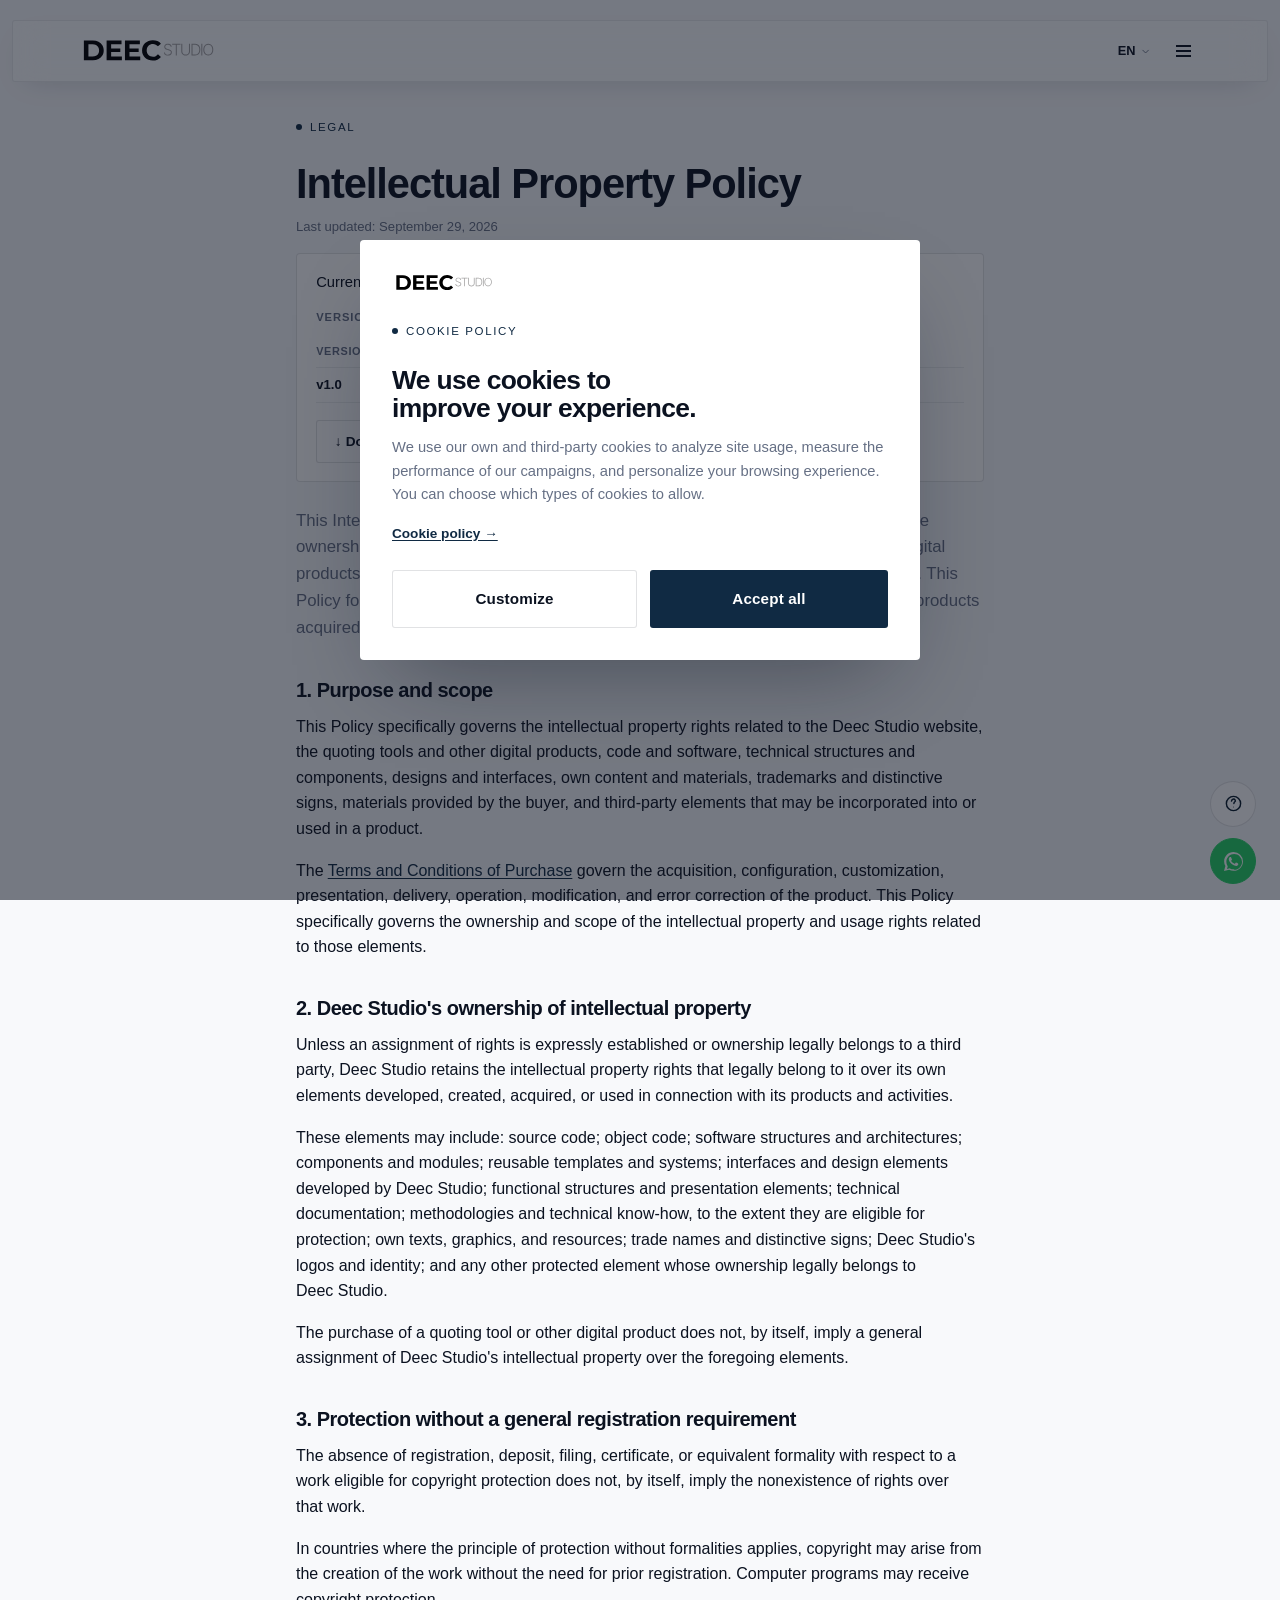
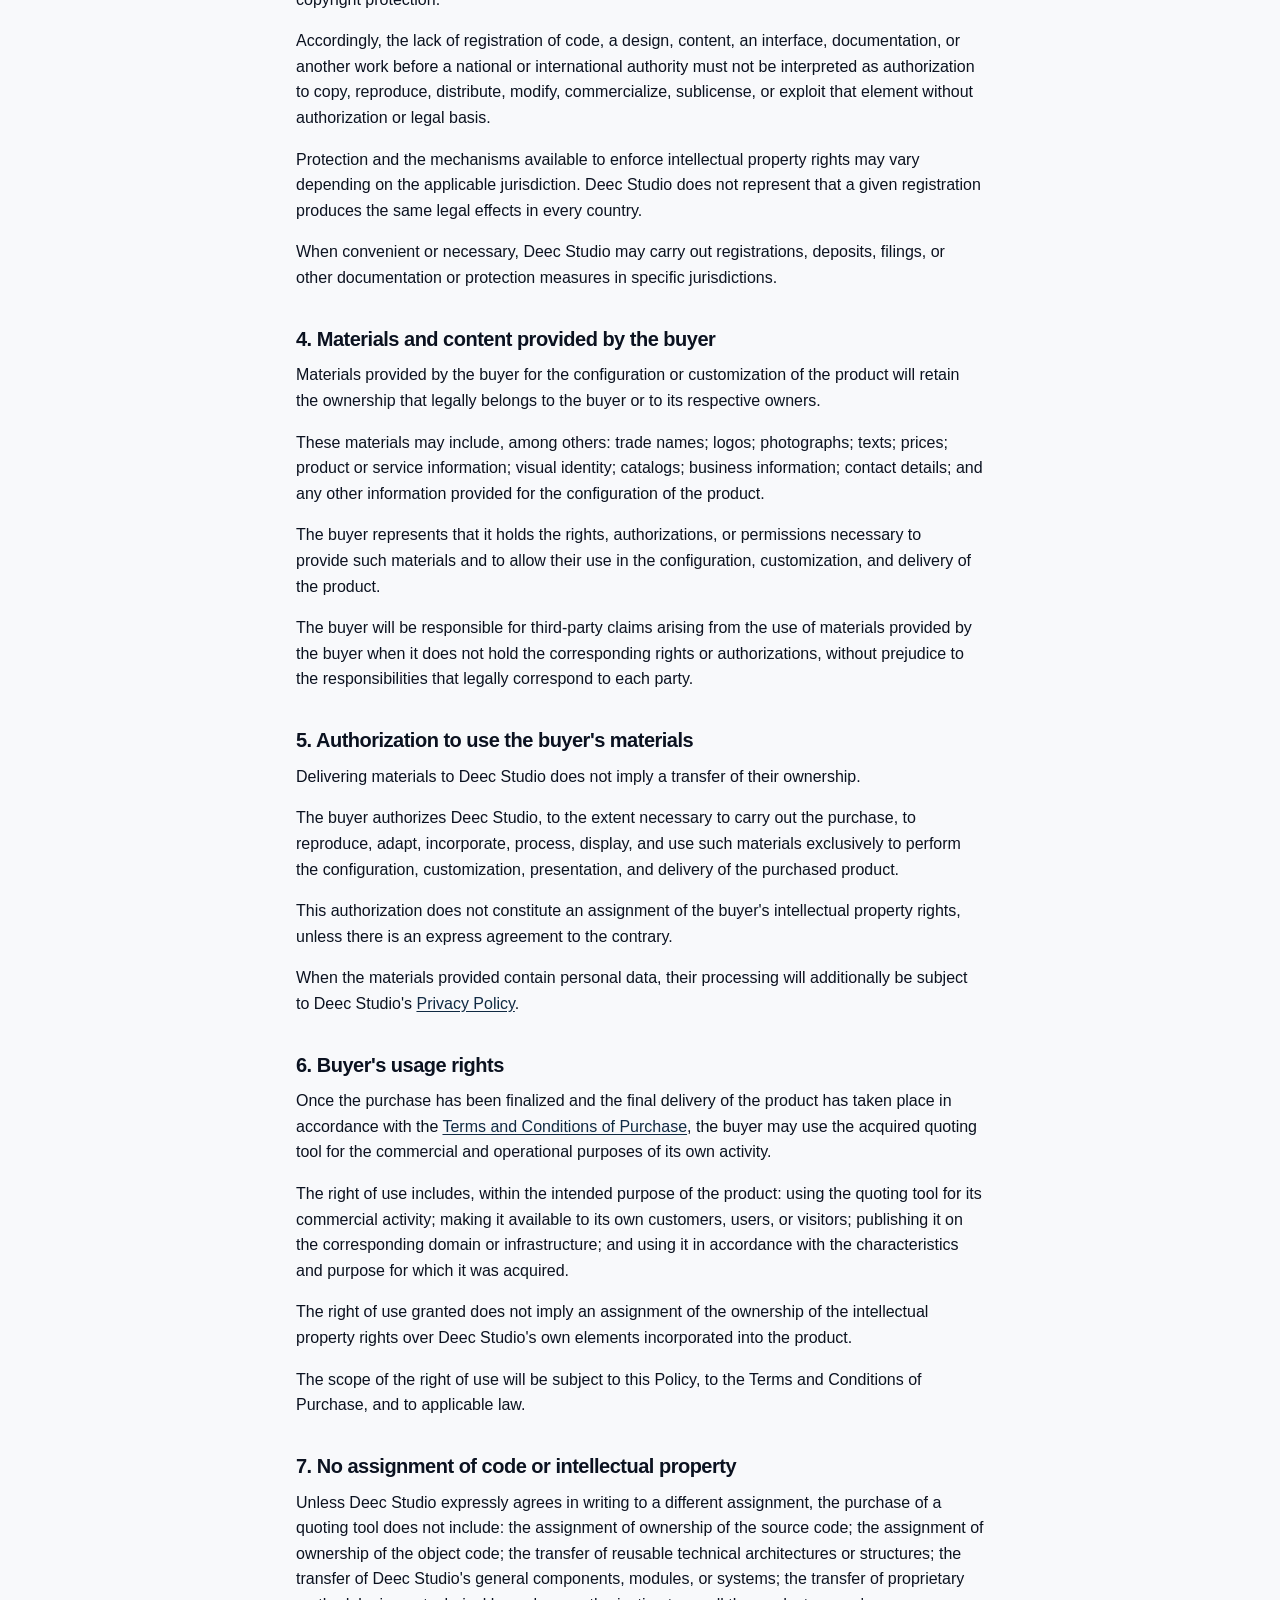
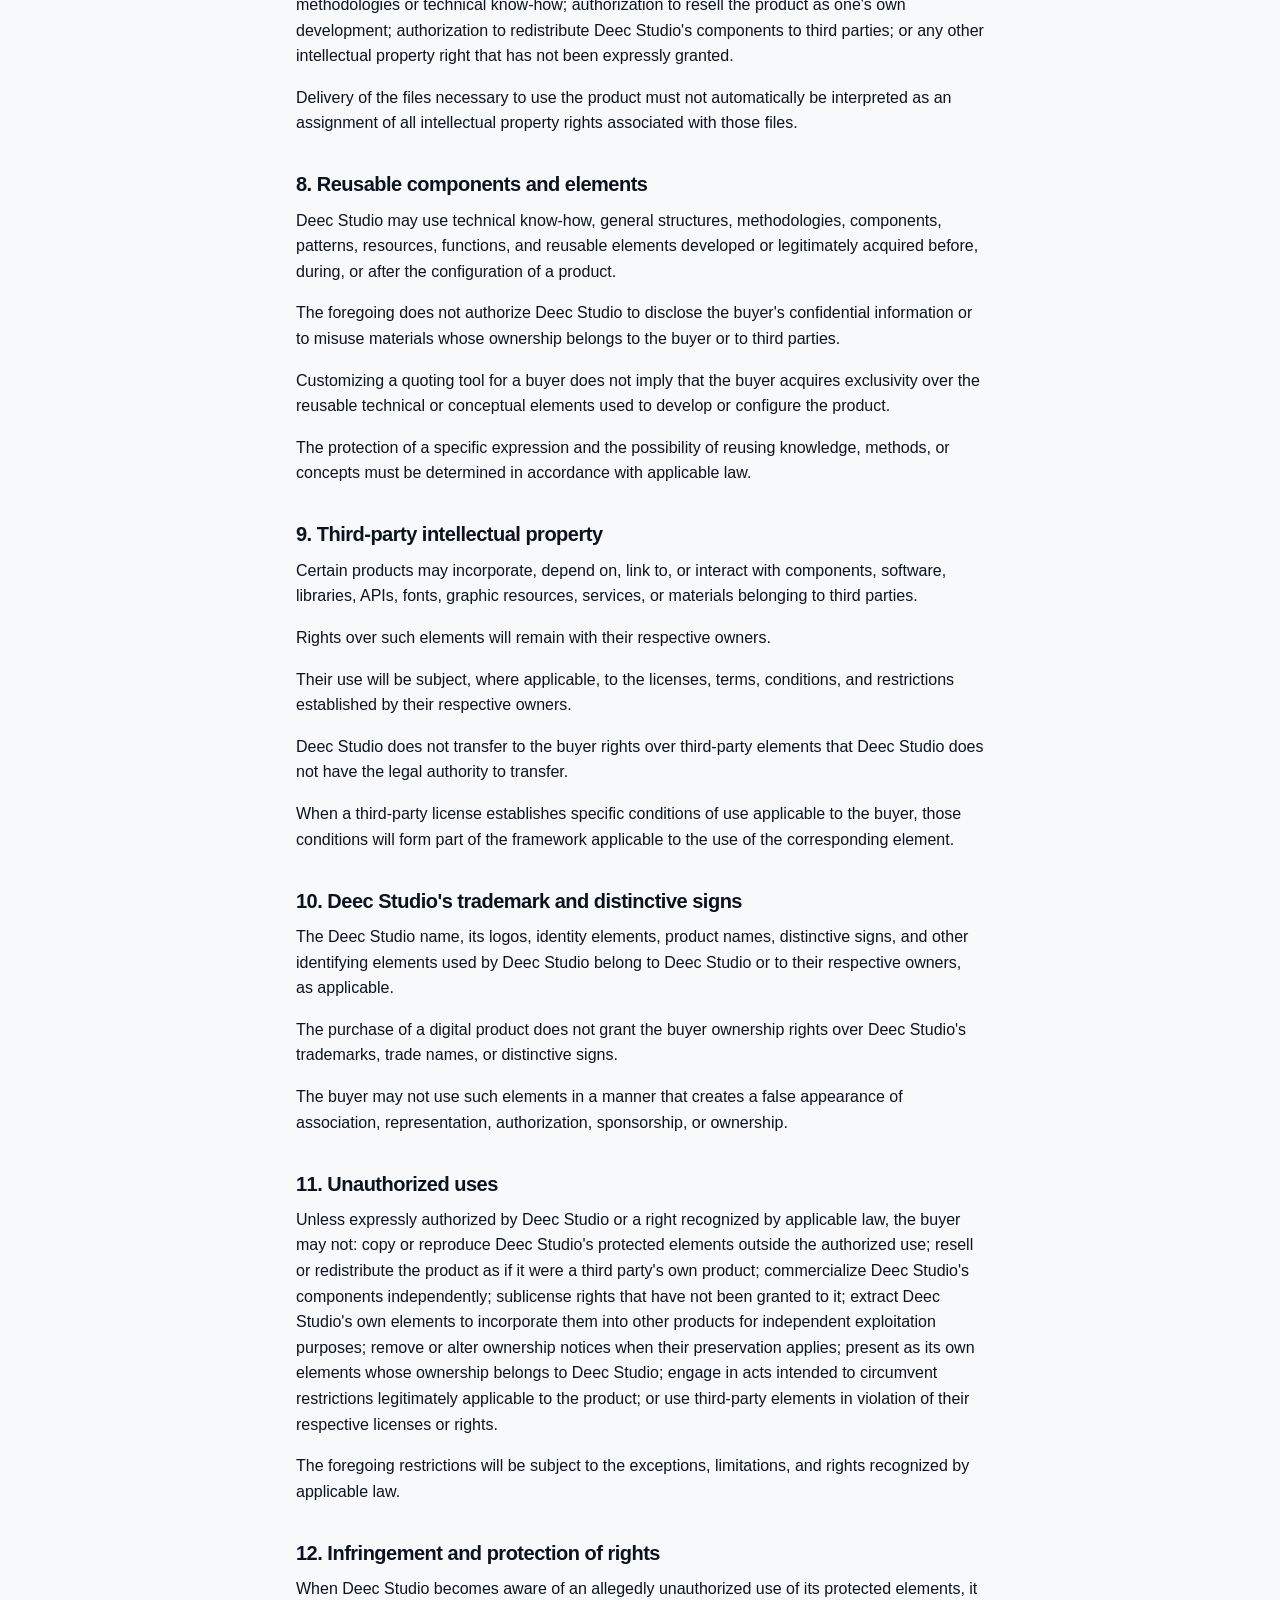
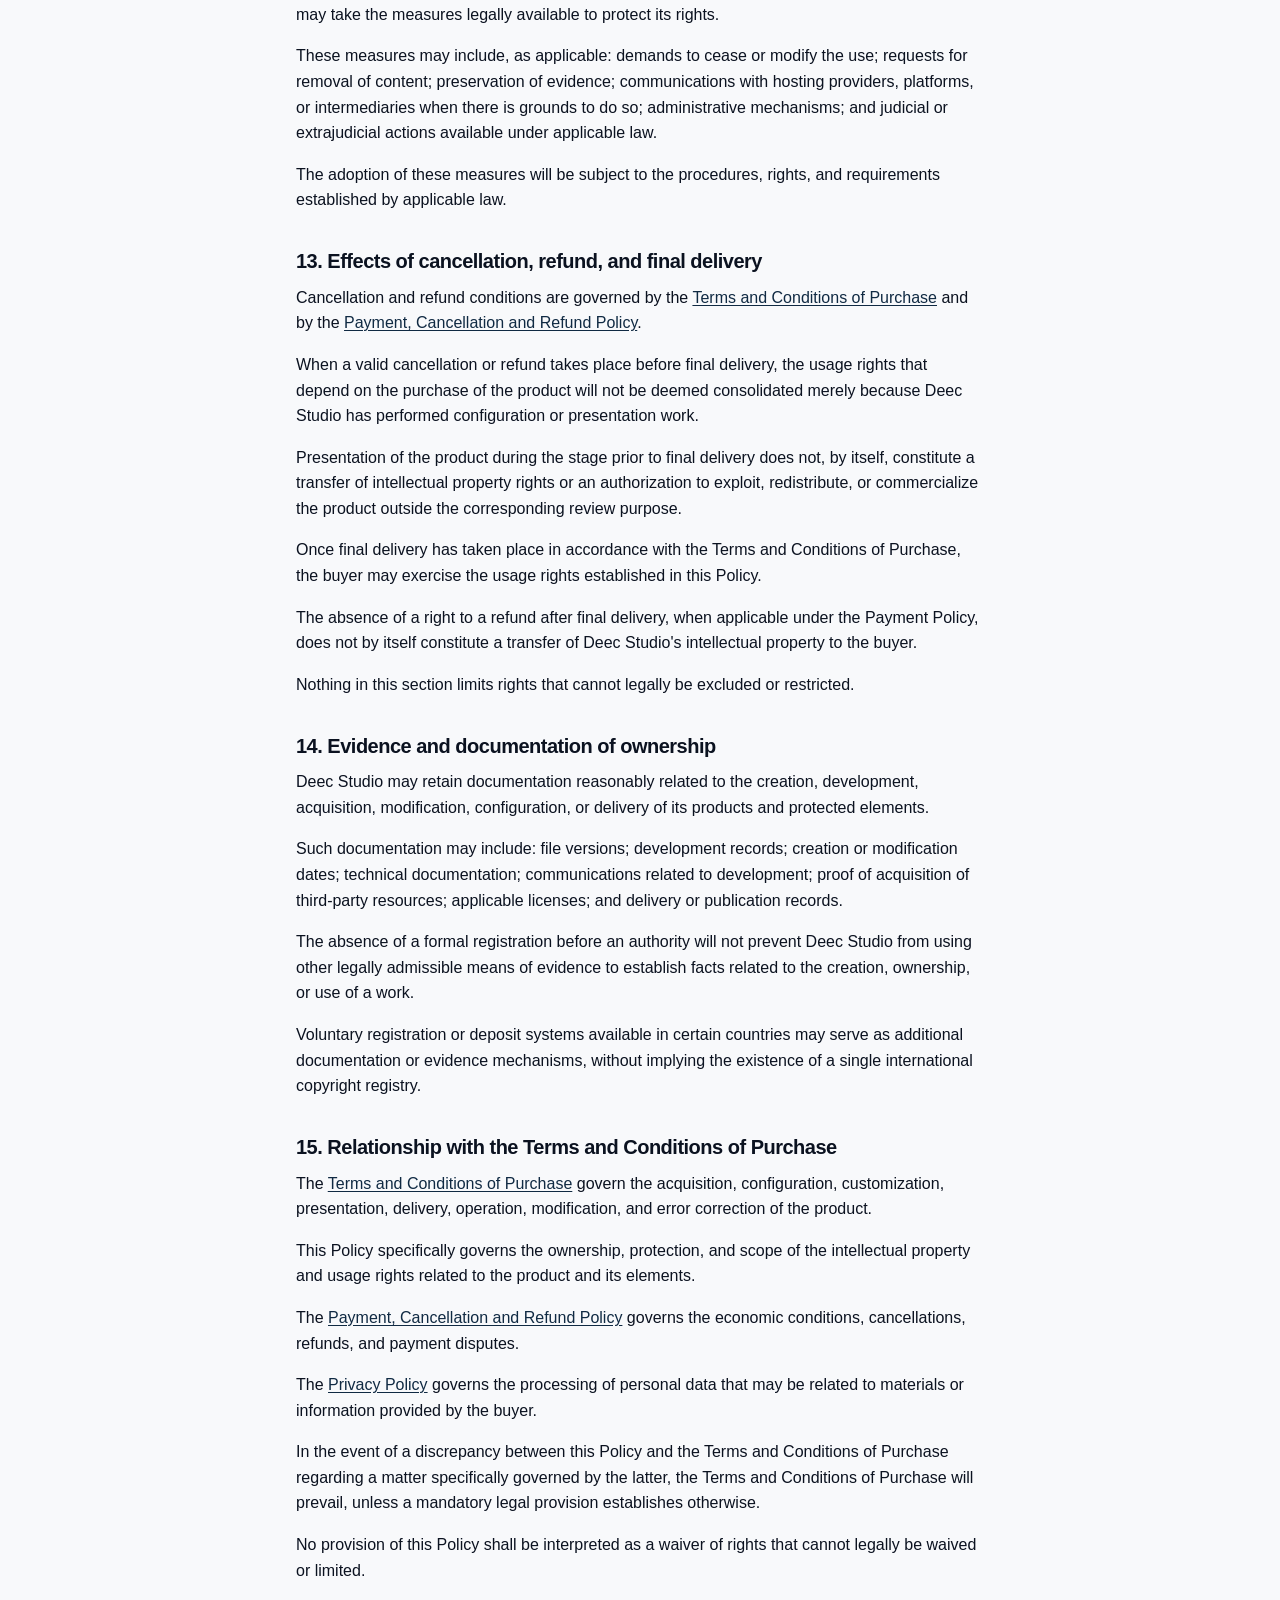
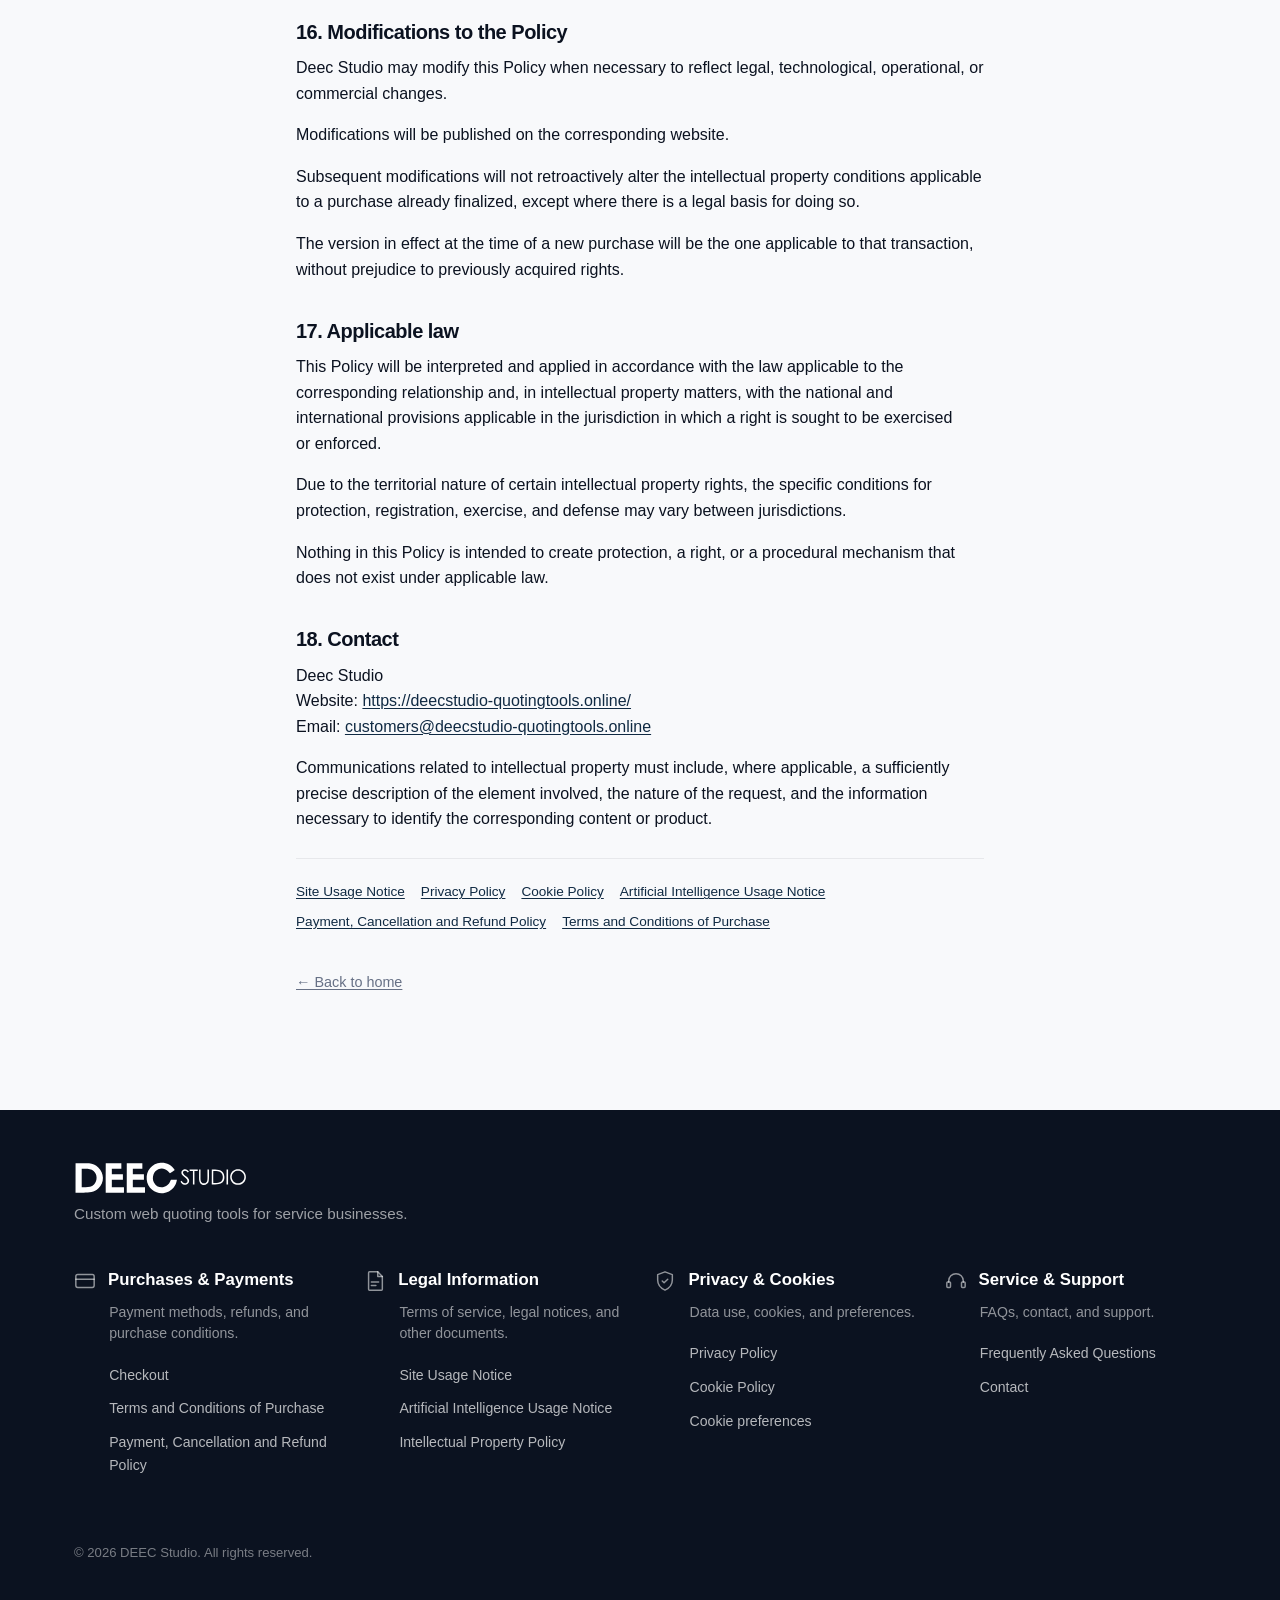
<file: Web Quoting Tools - DEEC Studio/politica-propiedad-intelectual.html>
<!DOCTYPE html>
<html lang="es">
<head>
<meta charset="UTF-8" />
<meta name="viewport" content="width=device-width, initial-scale=1" />

<!-- Site CSS goes first, right after the mandatory charset/viewport meta —
     see index.html for the full rationale (iOS Safari unstyled-flash fix). -->
<link rel="stylesheet" href="styles.css?v=2026101226" />

<!-- Whop tracking pixel + Meta Pixel: NOT loaded here — same consent-gated
     approach as index.html. See loadAnalyticsTracking() / initCookieConsent()
     in main.js. -->


<title>Política de Propiedad Intelectual — DEEC Studio</title>
<meta name="description" content="Titularidad, protección y alcance de los derechos de propiedad intelectual relacionados con los productos digitales de DEEC Studio." />
<meta name="theme-color" content="#F8F9FB" />
<link rel="canonical" href="https://deecstudio-quotingtools.online/politica-propiedad-intelectual.html" />
<meta name="robots" content="noindex, follow" />

<meta property="og:type" content="website" />
<meta property="og:url" content="https://deecstudio-quotingtools.online/politica-propiedad-intelectual.html" />
<meta property="og:title" content="Política de Propiedad Intelectual — DEEC Studio" />
<meta property="og:description" content="Titularidad, protección y alcance de los derechos de propiedad intelectual relacionados con los productos digitales de DEEC Studio." />
<meta name="twitter:card" content="summary" />
<meta name="twitter:title" content="Política de Propiedad Intelectual — DEEC Studio" />
<meta name="twitter:description" content="Titularidad, protección y alcance de los derechos de propiedad intelectual relacionados con los productos digitales de DEEC Studio." />

<link rel="preconnect" href="https://api.fontshare.com">
<link rel="preconnect" href="https://fonts.googleapis.com">
<link rel="preconnect" href="https://fonts.gstatic.com" crossorigin>

<link rel="stylesheet" media="print" data-font-stylesheet href="https://api.fontshare.com/v2/css?f[]=satoshi@700,800,900,400,500&f[]=switzer@400,500,600,700,800,900&display=swap">
<link rel="stylesheet" media="print" data-font-stylesheet href="https://fonts.googleapis.com/css2?family=Caveat:wght@500;700&display=swap">
<link rel="stylesheet" media="print" data-font-stylesheet href="https://fonts.googleapis.com/css2?family=Geist:wght@400;500;600;700&display=swap">
<noscript>
<link rel="stylesheet" href="https://api.fontshare.com/v2/css?f[]=satoshi@700,800,900,400,500&f[]=switzer@400,500,600,700,800,900&display=swap">
<link rel="stylesheet" href="https://fonts.googleapis.com/css2?family=Caveat:wght@500;700&display=swap">
<link rel="stylesheet" href="https://fonts.googleapis.com/css2?family=Geist:wght@400;500;600;700&display=swap">
</noscript>

<link rel="icon" type="image/svg+xml" href="assets/favicon.svg?v=2026101226">
</head>
<body data-legal-doc="ip-policy">
<a class="skip-link" href="#main" data-i18n="a11y.skipLink">Saltar al contenido</a>

<header class="nav nav-flat" data-nav>
  <div class="nav-inner">
    <a class="nav-brand" href="index.html" aria-label="DEEC Studio">
      <img class="nav-brand-logo" alt="DEEC Studio" width="141" height="30" src="assets/logo-deecstudio.svg" />
    </a>
    <div class="nav-actions">
      <div class="lang-toggle lang-toggle-single" data-lang-toggle data-lang-toggle-single role="group" data-i18n-aria="a11y.langGroup" aria-label="Idioma">
        <button type="button" class="lang-btn is-active" data-lang="es" aria-pressed="true" aria-label="Español">
          <span>ES</span>
          <svg class="lang-btn-chevron" viewBox="0 0 24 24" fill="none" stroke="currentColor" stroke-width="2" stroke-linecap="round" stroke-linejoin="round" aria-hidden="true"><polyline points="6 9 12 15 18 9"/></svg>
        </button>
        <button type="button" class="lang-btn" data-lang="en" aria-pressed="false" aria-label="English">
          <span>EN</span>
          <svg class="lang-btn-chevron" viewBox="0 0 24 24" fill="none" stroke="currentColor" stroke-width="2" stroke-linecap="round" stroke-linejoin="round" aria-hidden="true"><polyline points="6 9 12 15 18 9"/></svg>
        </button>
      </div>
      <button class="menu-toggle" data-menu-toggle aria-expanded="false" aria-controls="menu-panel" aria-label="Abrir menú">
        <span class="menu-toggle-bar"></span>
        <span class="menu-toggle-bar"></span>
        <span class="menu-toggle-bar"></span>
      </button>
    </div>
  </div>
</header>

<div class="menu-backdrop" data-menu-backdrop hidden></div>
<nav id="menu-panel" class="menu-panel" data-menu-panel data-i18n-aria="a11y.mobileNav" aria-label="Menú de navegación" hidden>
  <ul class="menu-list">
    <li><a href="index.html#top" data-i18n="nav.item.home">Inicio</a></li>
    <li><a href="index.html#problema" data-i18n="nav.item.problem">El problema</a></li>
    <li><a href="index.html#solucion" data-i18n="nav.item.solution">Solución</a></li>
    <li><a href="index.html#como-funciona" data-i18n="nav.item.how">Cómo funciona</a></li>
    <li><a href="index.html#experiencia" data-i18n="nav.item.experience">La experiencia</a></li>
    <li><a href="index.html#oferta" data-i18n="nav.item.pricing">Precio</a></li>
    <li><a href="index.html#faq" data-i18n="nav.item.faq">Preguntas frecuentes</a></li>
  </ul>
</nav>

<div class="fab-stack" data-fab-stack>
  <a href="index.html#faq" class="fab-item" data-fab-item data-i18n-aria="a11y.faqLink" aria-label="Preguntas frecuentes">
    <span class="fab-bubble">
      <svg width="19" height="19" viewBox="0 0 24 24" fill="none" stroke="currentColor" stroke-width="1.8" stroke-linecap="round" stroke-linejoin="round"><circle cx="12" cy="12" r="9"/><path d="M9.5 9a2.5 2.5 0 0 1 4.6-1.4c.5.8.3 1.6-.4 2.2-.8.7-1.2 1.1-1.2 2.2"/><circle cx="12" cy="16.5" r=".6" fill="currentColor" stroke="none"/></svg>
    </span>
    <span class="fab-tooltip" data-i18n="fab.faq.title">Preguntas frecuentes</span>
  </a>
  <a href="#" class="fab-item" data-fab-item data-whatsapp-cta data-i18n-aria="a11y.whatsappLink" aria-label="Escribir por WhatsApp">
    <span class="fab-bubble fab-bubble-accent">
      <svg width="19" height="19" viewBox="0 0 24 24" fill="currentColor"><path d="M17.472 14.382c-.297-.149-1.758-.867-2.03-.967-.273-.099-.471-.148-.67.15-.197.297-.767.966-.94 1.164-.173.199-.347.223-.644.075-.297-.15-1.255-.463-2.39-1.475-.883-.788-1.48-1.761-1.653-2.059-.173-.297-.018-.458.13-.606.134-.133.298-.347.446-.52.149-.174.198-.298.298-.497.099-.198.05-.371-.025-.52-.075-.149-.669-1.612-.916-2.207-.242-.579-.487-.5-.669-.51-.173-.008-.371-.01-.57-.01-.198 0-.52.074-.792.372-.272.297-1.04 1.016-1.04 2.479 0 1.462 1.065 2.875 1.213 3.074.149.198 2.096 3.2 5.077 4.487.709.306 1.262.489 1.694.626.712.226 1.36.194 1.872.118.571-.085 1.758-.719 2.006-1.413.248-.694.248-1.289.173-1.413-.074-.124-.272-.198-.57-.347z"/><path d="M12.05 21.9c-1.596 0-3.16-.415-4.53-1.2l-.326-.194-3.37.884.9-3.286-.213-.337a9.86 9.86 0 0 1-1.51-5.25c0-5.45 4.44-9.885 9.9-9.885 2.643 0 5.126 1.03 6.994 2.898a9.82 9.82 0 0 1 2.9 6.994c-.003 5.45-4.444 9.876-9.744 9.876zm8.413-18.28A11.815 11.815 0 0 0 12.05 0C5.495 0 .16 5.327.157 11.874a11.84 11.84 0 0 0 1.596 5.96L0 24l6.335-1.652a11.9 11.9 0 0 0 5.71 1.452h.005c6.554 0 11.89-5.328 11.893-11.876a11.8 11.8 0 0 0-3.48-8.304z"/></svg>
    </span>
    <span class="fab-tooltip" data-i18n="fab.whatsapp.title">¿Tienes dudas o preguntas? Contáctanos</span>
  </a>
</div>

<div class="toast" data-toast role="status" aria-live="polite"></div>

<main id="main">
<section class="section legal-top">
  <div class="container legal-page">
    <p class="eyebrow" data-i18n="legal.eyebrow">Legal</p>

    <div data-lang-content="es">
      <h1 class="legal-title">Política de Propiedad Intelectual</h1>
      <p class="legal-updated" data-legal-updated>Última actualización: 29 de septiembre de 2026</p>
      <div class="legal-version-block">
        <p class="legal-version-current"><span data-i18n="legal.versionLabel">Versión vigente:</span> <strong data-legal-version-current>v1.0</strong></p>
        <p class="legal-version-history-label" data-i18n="legal.versionHistoryLabel">Historial de versiones</p>
        <table class="legal-version-table" data-legal-version-table>
          <thead>
            <tr>
              <th data-i18n="legal.versionTableVersion">Versión</th>
              <th data-i18n="legal.versionTableDate">Fecha</th>
              <th data-i18n="legal.versionTableDescription">Descripción</th>
            </tr>
          </thead>
          <tbody></tbody>
        </table>
        <button type="button" class="btn btn-outline legal-pdf-btn" data-legal-pdf-download>
          <span data-i18n="legal.downloadPdf">↓ Descargar PDF</span>
        </button>
      </div>
      <p class="legal-intro">La presente Política de Propiedad Intelectual (la "Política") establece las disposiciones aplicables a la titularidad, protección y utilización de los elementos de propiedad intelectual relacionados con los productos digitales ofrecidos por Deec Studio (en adelante, "Deec Studio", "nosotros" o "el Proveedor"). La presente Política forma parte integrante de los <a href="terminos-condiciones-compra.html">Términos y Condiciones de Compra</a> aplicables a los productos adquiridos a través de Deec Studio y deberá interpretarse conjuntamente con dichos Términos.</p>

      <div class="legal-body">
        <h2>1. Objeto y alcance</h2>
        <p>Esta Política regula específicamente los derechos de propiedad intelectual relacionados con el sitio web de Deec Studio, los cotizadores y demás productos digitales, código y software, estructuras y componentes técnicos, diseños e interfaces, contenidos y materiales propios, marcas y signos distintivos, materiales proporcionados por el comprador y elementos pertenecientes a terceros que puedan incorporarse o utilizarse en un producto.</p>
        <p>Los <a href="terminos-condiciones-compra.html">Términos y Condiciones de Compra</a> regulan la adquisición, configuración, personalización, presentación, entrega, funcionamiento, modificaciones y corrección de errores del producto. Esta Política regula específicamente la titularidad y el alcance de los derechos de propiedad intelectual y de uso relacionados con dichos elementos.</p>

        <h2>2. Titularidad de la propiedad intelectual de Deec Studio</h2>
        <p>Salvo que expresamente se establezca una cesión de derechos o que la titularidad corresponda legalmente a un tercero, Deec Studio conserva los derechos de propiedad intelectual que legalmente le correspondan sobre los elementos propios desarrollados, creados, adquiridos o utilizados en relación con sus productos y actividades.</p>
        <p>Entre dichos elementos podrán encontrarse: código fuente; código objeto; estructuras y arquitecturas de software; componentes y módulos; plantillas y sistemas reutilizables; interfaces y elementos de diseño desarrollados por Deec Studio; estructuras funcionales y elementos de presentación; documentación técnica; metodologías y conocimientos técnicos, en la medida en que sean susceptibles de protección; textos, gráficos y recursos propios; nombres comerciales y signos distintivos; logotipos e identidad de Deec Studio; y cualquier otro elemento protegido cuya titularidad corresponda legalmente a Deec Studio.</p>
        <p>La adquisición de un cotizador u otro producto digital no implica, por sí misma, una cesión general de la propiedad intelectual de Deec Studio sobre los elementos anteriores.</p>

        <h2>3. Protección sin requisito general de registro</h2>
        <p>La ausencia de registro, depósito, inscripción, certificado o formalidad equivalente respecto de una obra protegible por derechos de autor no implica, por sí misma, la inexistencia de derechos sobre dicha obra.</p>
        <p>En los países en los que resulte aplicable el principio de protección sin formalidades, los derechos de autor pueden surgir desde la creación de la obra sin necesidad de un registro previo. Los programas informáticos pueden recibir protección mediante derecho de autor.</p>
        <p>En consecuencia, la falta de registro de un código, diseño, contenido, interfaz, documentación u otra obra ante una autoridad nacional o internacional no deberá interpretarse como una autorización para copiar, reproducir, distribuir, modificar, comercializar, sublicenciar o explotar dicho elemento sin autorización o fundamento legal.</p>
        <p>La protección y los mecanismos disponibles para hacer valer derechos de propiedad intelectual pueden variar según la jurisdicción correspondiente. Deec Studio no declara que un determinado registro produzca los mismos efectos jurídicos en todos los países.</p>
        <p>Cuando resulte conveniente o necesario, Deec Studio podrá realizar registros, depósitos, inscripciones u otras medidas de documentación o protección en jurisdicciones determinadas.</p>

        <h2>4. Materiales y contenidos proporcionados por el comprador</h2>
        <p>Los materiales proporcionados por el comprador para la configuración o personalización del producto conservarán la titularidad que legalmente corresponda al comprador o a sus respectivos titulares.</p>
        <p>Estos materiales podrán incluir, entre otros: nombres comerciales; logotipos; fotografías; textos; precios; información de productos o servicios; identidad visual; catálogos; información comercial; datos de contacto; y cualquier otra información proporcionada para la configuración del producto.</p>
        <p>El comprador declara que cuenta con los derechos, autorizaciones o permisos necesarios para proporcionar dichos materiales y permitir su utilización en la configuración, personalización y entrega del producto.</p>
        <p>El comprador será responsable de las reclamaciones de terceros que deriven de la utilización de materiales proporcionados por éste cuando no cuente con los derechos o autorizaciones correspondientes, sin perjuicio de las responsabilidades que legalmente correspondan a cada parte.</p>

        <h2>5. Autorización para utilizar materiales del comprador</h2>
        <p>La entrega de materiales a Deec Studio no implica una transferencia de su titularidad.</p>
        <p>El comprador autoriza a Deec Studio, en la medida necesaria para ejecutar la compra, a reproducir, adaptar, incorporar, procesar, mostrar y utilizar dichos materiales exclusivamente para realizar la configuración, personalización, presentación y entrega del producto adquirido.</p>
        <p>Esta autorización no constituye una cesión de los derechos de propiedad intelectual del comprador, salvo que exista un acuerdo expreso en sentido contrario.</p>
        <p>Cuando los materiales proporcionados contengan datos personales, su tratamiento estará sujeto adicionalmente a la <a href="politica-privacidad.html">Política de Privacidad</a> de Deec Studio.</p>

        <h2>6. Derechos de uso del comprador</h2>
        <p>Una vez formalizada la compra y realizada la entrega definitiva del producto conforme a los <a href="terminos-condiciones-compra.html">Términos y Condiciones de Compra</a>, el comprador podrá utilizar el cotizador adquirido para los fines comerciales y operativos propios de su actividad.</p>
        <p>El derecho de uso comprende, dentro de la finalidad prevista del producto: utilizar el cotizador para su actividad comercial; ponerlo a disposición de sus propios clientes, usuarios o visitantes; publicarlo en el dominio o infraestructura que corresponda; y utilizarlo conforme a las características y finalidad para las que fue adquirido.</p>
        <p>El derecho de uso concedido no implica una cesión de la titularidad de los derechos de propiedad intelectual sobre los elementos propios de Deec Studio incorporados al producto.</p>
        <p>El alcance del derecho de uso estará sujeto a esta Política, a los Términos y Condiciones de Compra y a la legislación aplicable.</p>

        <h2>7. Ausencia de cesión de código y propiedad intelectual</h2>
        <p>Salvo que Deec Studio acuerde expresamente y por escrito una cesión distinta, la adquisición de un cotizador no comprende: la cesión de la titularidad del código fuente; la cesión de la titularidad del código objeto; la transferencia de arquitecturas o estructuras técnicas reutilizables; la transferencia de componentes, módulos o sistemas generales de Deec Studio; la transferencia de metodologías o conocimientos técnicos propios; la autorización para revender el producto como un desarrollo propio; la autorización para redistribuir componentes de Deec Studio a terceros; ni cualquier otro derecho de propiedad intelectual que no haya sido expresamente otorgado.</p>
        <p>La entrega de los archivos necesarios para utilizar el producto no deberá interpretarse automáticamente como una cesión de todos los derechos de propiedad intelectual asociados con dichos archivos.</p>

        <h2>8. Componentes y elementos reutilizables</h2>
        <p>Deec Studio podrá utilizar conocimientos técnicos, estructuras generales, metodologías, componentes, patrones, recursos, funciones y elementos reutilizables desarrollados o adquiridos legítimamente antes, durante o después de la configuración de un producto.</p>
        <p>Lo anterior no autoriza a Deec Studio a divulgar información confidencial del comprador ni a utilizar indebidamente materiales cuya titularidad corresponda al comprador o a terceros.</p>
        <p>La personalización de un cotizador para un comprador no implica que dicho comprador adquiera exclusividad sobre los elementos técnicos o conceptuales reutilizables empleados para desarrollar o configurar el producto.</p>
        <p>La protección de una expresión concreta y la posibilidad de reutilizar conocimientos, métodos o conceptos deberán determinarse conforme a la legislación aplicable.</p>

        <h2>9. Propiedad intelectual de terceros</h2>
        <p>Determinados productos podrán incorporar, depender de, enlazar con o interactuar con componentes, software, librerías, APIs, fuentes, recursos gráficos, servicios o materiales pertenecientes a terceros.</p>
        <p>Los derechos sobre dichos elementos permanecerán con sus respectivos titulares.</p>
        <p>Su utilización estará sujeta, cuando corresponda, a las licencias, términos, condiciones y restricciones establecidos por sus respectivos titulares.</p>
        <p>Deec Studio no transfiere al comprador derechos sobre elementos de terceros que Deec Studio no tenga facultad legal para transferir.</p>
        <p>Cuando una licencia de terceros establezca condiciones específicas de utilización que resulten aplicables al comprador, dichas condiciones formarán parte del marco aplicable al uso del elemento correspondiente.</p>

        <h2>10. Marca y signos distintivos de Deec Studio</h2>
        <p>El nombre Deec Studio, sus logotipos, elementos de identidad, nombres de productos, signos distintivos y demás elementos identificativos utilizados por Deec Studio pertenecen a Deec Studio o a sus respectivos titulares, según corresponda.</p>
        <p>La adquisición de un producto digital no concede al comprador derechos de propiedad sobre las marcas, nombres comerciales o signos distintivos de Deec Studio.</p>
        <p>El comprador no podrá utilizar dichos elementos de manera que genere una apariencia falsa de asociación, representación, autorización, patrocinio o titularidad.</p>

        <h2>11. Usos no autorizados</h2>
        <p>Salvo autorización expresa de Deec Studio o un derecho reconocido por la legislación aplicable, el comprador no podrá: copiar o reproducir elementos protegidos de Deec Studio fuera del uso autorizado; revender o redistribuir el producto como si fuera un producto propio de terceros; comercializar componentes de Deec Studio de manera independiente; sublicenciar derechos que no le hayan sido otorgados; extraer elementos propios de Deec Studio para incorporarlos en otros productos con fines de explotación independiente; eliminar o alterar avisos de titularidad cuando su conservación resulte aplicable; presentar como propios elementos cuya titularidad corresponda a Deec Studio; realizar actos destinados a eludir restricciones legítimamente aplicables al producto; o utilizar elementos de terceros infringiendo sus respectivas licencias o derechos.</p>
        <p>Las restricciones anteriores estarán sujetas a las excepciones, limitaciones y derechos reconocidos por la legislación aplicable.</p>

        <h2>12. Infracciones y protección de derechos</h2>
        <p>Cuando Deec Studio tenga conocimiento de un uso presuntamente no autorizado de sus elementos protegidos, podrá adoptar las medidas legalmente disponibles para proteger sus derechos.</p>
        <p>Estas medidas podrán incluir, según corresponda: requerimientos de cese o modificación del uso; solicitudes de retiro de contenidos; conservación de evidencia; comunicaciones con proveedores de alojamiento, plataformas o intermediarios cuando exista fundamento para ello; mecanismos administrativos; y acciones judiciales o extrajudiciales disponibles conforme a la legislación aplicable.</p>
        <p>La adopción de estas medidas estará sujeta a los procedimientos, derechos y requisitos establecidos por la legislación aplicable.</p>

        <h2>13. Efectos de la cancelación, reembolso y entrega definitiva</h2>
        <p>Las condiciones de cancelación y reembolso se encuentran reguladas por los <a href="terminos-condiciones-compra.html">Términos y Condiciones de Compra</a> y por la <a href="politica-pagos.html">Política de Pagos, Cancelaciones y Reembolsos</a>.</p>
        <p>Cuando una cancelación o reembolso procedente tenga lugar antes de la entrega definitiva, los derechos de uso que dependan de la adquisición del producto no se considerarán consolidados por el simple hecho de que Deec Studio haya realizado trabajos de configuración o presentación.</p>
        <p>La presentación del producto durante la etapa previa a la entrega definitiva no constituye, por sí misma, una transferencia de derechos de propiedad intelectual ni una autorización para explotar, redistribuir o comercializar el producto fuera del propósito de revisión correspondiente.</p>
        <p>Una vez realizada la entrega definitiva conforme a los Términos y Condiciones de Compra, el comprador podrá ejercer los derechos de uso establecidos en esta Política.</p>
        <p>La ausencia de un derecho de reembolso después de la entrega definitiva, cuando así corresponda conforme a la Política de Pagos, no constituye por sí misma una transferencia de la propiedad intelectual de Deec Studio al comprador.</p>
        <p>Nada de esta sección limita derechos que legalmente no puedan ser excluidos o restringidos.</p>

        <h2>14. Evidencia y documentación de titularidad</h2>
        <p>Deec Studio podrá conservar documentación razonablemente relacionada con la creación, desarrollo, adquisición, modificación, configuración o entrega de sus productos y elementos protegidos.</p>
        <p>Dicha documentación podrá incluir: versiones de archivos; registros de desarrollo; fechas de creación o modificación; documentación técnica; comunicaciones relacionadas con el desarrollo; comprobantes de adquisición de recursos de terceros; licencias aplicables; y registros de entrega o publicación.</p>
        <p>La ausencia de un registro formal ante una autoridad no impedirá que Deec Studio utilice otros medios de prueba legalmente admisibles para acreditar hechos relacionados con la creación, titularidad o utilización de una obra.</p>
        <p>Los sistemas voluntarios de registro o depósito disponibles en determinados países pueden servir como mecanismos adicionales de documentación o evidencia, sin que ello implique que exista un registro internacional único de derechos de autor.</p>

        <h2>15. Relación con los Términos y Condiciones de Compra</h2>
        <p>Los <a href="terminos-condiciones-compra.html">Términos y Condiciones de Compra</a> regulan la adquisición, configuración, personalización, presentación, entrega, funcionamiento, modificaciones y corrección de errores del producto.</p>
        <p>La presente Política regula específicamente la titularidad, protección y alcance de los derechos de propiedad intelectual y de uso relacionados con el producto y sus elementos.</p>
        <p>La <a href="politica-pagos.html">Política de Pagos, Cancelaciones y Reembolsos</a> regula las condiciones económicas, cancelaciones, reembolsos y disputas de pago.</p>
        <p>La <a href="politica-privacidad.html">Política de Privacidad</a> regula el tratamiento de datos personales que pueda estar relacionado con materiales o información proporcionados por el comprador.</p>
        <p>En caso de discrepancia entre esta Política y los Términos y Condiciones de Compra respecto de una materia específicamente regulada por estos últimos, prevalecerán los Términos y Condiciones de Compra, salvo que una disposición legal imperativa establezca lo contrario.</p>
        <p>Ninguna disposición de esta Política deberá interpretarse como una renuncia a derechos que legalmente no puedan ser objeto de renuncia o limitación.</p>

        <h2>16. Modificaciones de la Política</h2>
        <p>Deec Studio podrá modificar la presente Política cuando resulte necesario para reflejar cambios legales, tecnológicos, operativos o comerciales.</p>
        <p>Las modificaciones serán publicadas en el sitio web correspondiente.</p>
        <p>Las modificaciones posteriores no alterarán retroactivamente las condiciones de propiedad intelectual aplicables a una compra ya formalizada, salvo cuando exista fundamento legal para ello.</p>
        <p>La versión vigente al momento de una nueva compra será la aplicable a dicha operación, sin perjuicio de los derechos adquiridos previamente.</p>

        <h2>17. Legislación aplicable</h2>
        <p>La presente Política se interpretará y aplicará de conformidad con la legislación que resulte aplicable a la relación correspondiente y, en materia de propiedad intelectual, con las disposiciones nacionales e internacionales que resulten aplicables en la jurisdicción en la que se pretenda ejercer o hacer valer un derecho.</p>
        <p>Debido a la naturaleza territorial de determinados derechos de propiedad intelectual, las condiciones específicas de protección, registro, ejercicio y defensa podrán variar entre jurisdicciones.</p>
        <p>Nada de lo dispuesto en esta Política pretende crear una protección, derecho o mecanismo procesal que no exista conforme a la legislación aplicable.</p>

        <h2>18. Contacto</h2>
        <p>Deec Studio<br>Sitio web: <a href="https://deecstudio-quotingtools.online/">https://deecstudio-quotingtools.online/</a><br>Correo electrónico: <a href="mailto:customers@deecstudio-quotingtools.online">customers@deecstudio-quotingtools.online</a></p>
        <p>Las comunicaciones relacionadas con propiedad intelectual deberán incluir, cuando corresponda, una descripción suficientemente precisa del elemento involucrado, la naturaleza de la solicitud y la información necesaria para identificar el contenido o producto correspondiente.</p>
      </div>
    </div>

    <div data-lang-content="en" hidden>
      <h1 class="legal-title">Intellectual Property Policy</h1>
      <p class="legal-updated" data-legal-updated>Last updated: September 29, 2026</p>
      <div class="legal-version-block">
        <p class="legal-version-current"><span data-i18n="legal.versionLabel">Versión vigente:</span> <strong data-legal-version-current>v1.0</strong></p>
        <p class="legal-version-history-label" data-i18n="legal.versionHistoryLabel">Historial de versiones</p>
        <table class="legal-version-table" data-legal-version-table>
          <thead>
            <tr>
              <th data-i18n="legal.versionTableVersion">Versión</th>
              <th data-i18n="legal.versionTableDate">Fecha</th>
              <th data-i18n="legal.versionTableDescription">Descripción</th>
            </tr>
          </thead>
          <tbody></tbody>
        </table>
        <button type="button" class="btn btn-outline legal-pdf-btn" data-legal-pdf-download>
          <span data-i18n="legal.downloadPdf">↓ Descargar PDF</span>
        </button>
      </div>
      <p class="legal-intro">This Intellectual Property Policy (the "Policy") sets out the provisions applicable to the ownership, protection, and use of the intellectual property elements related to the digital products offered by Deec Studio (hereinafter, "Deec Studio," "we," or "the Provider"). This Policy forms an integral part of the <a href="terminos-condiciones-compra.html">Terms and Conditions of Purchase</a> applicable to products acquired through Deec Studio and must be interpreted together with those Terms.</p>

      <div class="legal-body">
        <h2>1. Purpose and scope</h2>
        <p>This Policy specifically governs the intellectual property rights related to the Deec Studio website, the quoting tools and other digital products, code and software, technical structures and components, designs and interfaces, own content and materials, trademarks and distinctive signs, materials provided by the buyer, and third-party elements that may be incorporated into or used in a product.</p>
        <p>The <a href="terminos-condiciones-compra.html">Terms and Conditions of Purchase</a> govern the acquisition, configuration, customization, presentation, delivery, operation, modification, and error correction of the product. This Policy specifically governs the ownership and scope of the intellectual property and usage rights related to those elements.</p>

        <h2>2. Deec Studio's ownership of intellectual property</h2>
        <p>Unless an assignment of rights is expressly established or ownership legally belongs to a third party, Deec Studio retains the intellectual property rights that legally belong to it over its own elements developed, created, acquired, or used in connection with its products and activities.</p>
        <p>These elements may include: source code; object code; software structures and architectures; components and modules; reusable templates and systems; interfaces and design elements developed by Deec Studio; functional structures and presentation elements; technical documentation; methodologies and technical know-how, to the extent they are eligible for protection; own texts, graphics, and resources; trade names and distinctive signs; Deec Studio's logos and identity; and any other protected element whose ownership legally belongs to Deec Studio.</p>
        <p>The purchase of a quoting tool or other digital product does not, by itself, imply a general assignment of Deec Studio's intellectual property over the foregoing elements.</p>

        <h2>3. Protection without a general registration requirement</h2>
        <p>The absence of registration, deposit, filing, certificate, or equivalent formality with respect to a work eligible for copyright protection does not, by itself, imply the nonexistence of rights over that work.</p>
        <p>In countries where the principle of protection without formalities applies, copyright may arise from the creation of the work without the need for prior registration. Computer programs may receive copyright protection.</p>
        <p>Accordingly, the lack of registration of code, a design, content, an interface, documentation, or another work before a national or international authority must not be interpreted as authorization to copy, reproduce, distribute, modify, commercialize, sublicense, or exploit that element without authorization or legal basis.</p>
        <p>Protection and the mechanisms available to enforce intellectual property rights may vary depending on the applicable jurisdiction. Deec Studio does not represent that a given registration produces the same legal effects in every country.</p>
        <p>When convenient or necessary, Deec Studio may carry out registrations, deposits, filings, or other documentation or protection measures in specific jurisdictions.</p>

        <h2>4. Materials and content provided by the buyer</h2>
        <p>Materials provided by the buyer for the configuration or customization of the product will retain the ownership that legally belongs to the buyer or to its respective owners.</p>
        <p>These materials may include, among others: trade names; logos; photographs; texts; prices; product or service information; visual identity; catalogs; business information; contact details; and any other information provided for the configuration of the product.</p>
        <p>The buyer represents that it holds the rights, authorizations, or permissions necessary to provide such materials and to allow their use in the configuration, customization, and delivery of the product.</p>
        <p>The buyer will be responsible for third-party claims arising from the use of materials provided by the buyer when it does not hold the corresponding rights or authorizations, without prejudice to the responsibilities that legally correspond to each party.</p>

        <h2>5. Authorization to use the buyer's materials</h2>
        <p>Delivering materials to Deec Studio does not imply a transfer of their ownership.</p>
        <p>The buyer authorizes Deec Studio, to the extent necessary to carry out the purchase, to reproduce, adapt, incorporate, process, display, and use such materials exclusively to perform the configuration, customization, presentation, and delivery of the purchased product.</p>
        <p>This authorization does not constitute an assignment of the buyer's intellectual property rights, unless there is an express agreement to the contrary.</p>
        <p>When the materials provided contain personal data, their processing will additionally be subject to Deec Studio's <a href="politica-privacidad.html">Privacy Policy</a>.</p>

        <h2>6. Buyer's usage rights</h2>
        <p>Once the purchase has been finalized and the final delivery of the product has taken place in accordance with the <a href="terminos-condiciones-compra.html">Terms and Conditions of Purchase</a>, the buyer may use the acquired quoting tool for the commercial and operational purposes of its own activity.</p>
        <p>The right of use includes, within the intended purpose of the product: using the quoting tool for its commercial activity; making it available to its own customers, users, or visitors; publishing it on the corresponding domain or infrastructure; and using it in accordance with the characteristics and purpose for which it was acquired.</p>
        <p>The right of use granted does not imply an assignment of the ownership of the intellectual property rights over Deec Studio's own elements incorporated into the product.</p>
        <p>The scope of the right of use will be subject to this Policy, to the Terms and Conditions of Purchase, and to applicable law.</p>

        <h2>7. No assignment of code or intellectual property</h2>
        <p>Unless Deec Studio expressly agrees in writing to a different assignment, the purchase of a quoting tool does not include: the assignment of ownership of the source code; the assignment of ownership of the object code; the transfer of reusable technical architectures or structures; the transfer of Deec Studio's general components, modules, or systems; the transfer of proprietary methodologies or technical know-how; authorization to resell the product as one's own development; authorization to redistribute Deec Studio's components to third parties; or any other intellectual property right that has not been expressly granted.</p>
        <p>Delivery of the files necessary to use the product must not automatically be interpreted as an assignment of all intellectual property rights associated with those files.</p>

        <h2>8. Reusable components and elements</h2>
        <p>Deec Studio may use technical know-how, general structures, methodologies, components, patterns, resources, functions, and reusable elements developed or legitimately acquired before, during, or after the configuration of a product.</p>
        <p>The foregoing does not authorize Deec Studio to disclose the buyer's confidential information or to misuse materials whose ownership belongs to the buyer or to third parties.</p>
        <p>Customizing a quoting tool for a buyer does not imply that the buyer acquires exclusivity over the reusable technical or conceptual elements used to develop or configure the product.</p>
        <p>The protection of a specific expression and the possibility of reusing knowledge, methods, or concepts must be determined in accordance with applicable law.</p>

        <h2>9. Third-party intellectual property</h2>
        <p>Certain products may incorporate, depend on, link to, or interact with components, software, libraries, APIs, fonts, graphic resources, services, or materials belonging to third parties.</p>
        <p>Rights over such elements will remain with their respective owners.</p>
        <p>Their use will be subject, where applicable, to the licenses, terms, conditions, and restrictions established by their respective owners.</p>
        <p>Deec Studio does not transfer to the buyer rights over third-party elements that Deec Studio does not have the legal authority to transfer.</p>
        <p>When a third-party license establishes specific conditions of use applicable to the buyer, those conditions will form part of the framework applicable to the use of the corresponding element.</p>

        <h2>10. Deec Studio's trademark and distinctive signs</h2>
        <p>The Deec Studio name, its logos, identity elements, product names, distinctive signs, and other identifying elements used by Deec Studio belong to Deec Studio or to their respective owners, as applicable.</p>
        <p>The purchase of a digital product does not grant the buyer ownership rights over Deec Studio's trademarks, trade names, or distinctive signs.</p>
        <p>The buyer may not use such elements in a manner that creates a false appearance of association, representation, authorization, sponsorship, or ownership.</p>

        <h2>11. Unauthorized uses</h2>
        <p>Unless expressly authorized by Deec Studio or a right recognized by applicable law, the buyer may not: copy or reproduce Deec Studio's protected elements outside the authorized use; resell or redistribute the product as if it were a third party's own product; commercialize Deec Studio's components independently; sublicense rights that have not been granted to it; extract Deec Studio's own elements to incorporate them into other products for independent exploitation purposes; remove or alter ownership notices when their preservation applies; present as its own elements whose ownership belongs to Deec Studio; engage in acts intended to circumvent restrictions legitimately applicable to the product; or use third-party elements in violation of their respective licenses or rights.</p>
        <p>The foregoing restrictions will be subject to the exceptions, limitations, and rights recognized by applicable law.</p>

        <h2>12. Infringement and protection of rights</h2>
        <p>When Deec Studio becomes aware of an allegedly unauthorized use of its protected elements, it may take the measures legally available to protect its rights.</p>
        <p>These measures may include, as applicable: demands to cease or modify the use; requests for removal of content; preservation of evidence; communications with hosting providers, platforms, or intermediaries when there is grounds to do so; administrative mechanisms; and judicial or extrajudicial actions available under applicable law.</p>
        <p>The adoption of these measures will be subject to the procedures, rights, and requirements established by applicable law.</p>

        <h2>13. Effects of cancellation, refund, and final delivery</h2>
        <p>Cancellation and refund conditions are governed by the <a href="terminos-condiciones-compra.html">Terms and Conditions of Purchase</a> and by the <a href="politica-pagos.html">Payment, Cancellation and Refund Policy</a>.</p>
        <p>When a valid cancellation or refund takes place before final delivery, the usage rights that depend on the purchase of the product will not be deemed consolidated merely because Deec Studio has performed configuration or presentation work.</p>
        <p>Presentation of the product during the stage prior to final delivery does not, by itself, constitute a transfer of intellectual property rights or an authorization to exploit, redistribute, or commercialize the product outside the corresponding review purpose.</p>
        <p>Once final delivery has taken place in accordance with the Terms and Conditions of Purchase, the buyer may exercise the usage rights established in this Policy.</p>
        <p>The absence of a right to a refund after final delivery, when applicable under the Payment Policy, does not by itself constitute a transfer of Deec Studio's intellectual property to the buyer.</p>
        <p>Nothing in this section limits rights that cannot legally be excluded or restricted.</p>

        <h2>14. Evidence and documentation of ownership</h2>
        <p>Deec Studio may retain documentation reasonably related to the creation, development, acquisition, modification, configuration, or delivery of its products and protected elements.</p>
        <p>Such documentation may include: file versions; development records; creation or modification dates; technical documentation; communications related to development; proof of acquisition of third-party resources; applicable licenses; and delivery or publication records.</p>
        <p>The absence of a formal registration before an authority will not prevent Deec Studio from using other legally admissible means of evidence to establish facts related to the creation, ownership, or use of a work.</p>
        <p>Voluntary registration or deposit systems available in certain countries may serve as additional documentation or evidence mechanisms, without implying the existence of a single international copyright registry.</p>

        <h2>15. Relationship with the Terms and Conditions of Purchase</h2>
        <p>The <a href="terminos-condiciones-compra.html">Terms and Conditions of Purchase</a> govern the acquisition, configuration, customization, presentation, delivery, operation, modification, and error correction of the product.</p>
        <p>This Policy specifically governs the ownership, protection, and scope of the intellectual property and usage rights related to the product and its elements.</p>
        <p>The <a href="politica-pagos.html">Payment, Cancellation and Refund Policy</a> governs the economic conditions, cancellations, refunds, and payment disputes.</p>
        <p>The <a href="politica-privacidad.html">Privacy Policy</a> governs the processing of personal data that may be related to materials or information provided by the buyer.</p>
        <p>In the event of a discrepancy between this Policy and the Terms and Conditions of Purchase regarding a matter specifically governed by the latter, the Terms and Conditions of Purchase will prevail, unless a mandatory legal provision establishes otherwise.</p>
        <p>No provision of this Policy shall be interpreted as a waiver of rights that cannot legally be waived or limited.</p>

        <h2>16. Modifications to the Policy</h2>
        <p>Deec Studio may modify this Policy when necessary to reflect legal, technological, operational, or commercial changes.</p>
        <p>Modifications will be published on the corresponding website.</p>
        <p>Subsequent modifications will not retroactively alter the intellectual property conditions applicable to a purchase already finalized, except where there is a legal basis for doing so.</p>
        <p>The version in effect at the time of a new purchase will be the one applicable to that transaction, without prejudice to previously acquired rights.</p>

        <h2>17. Applicable law</h2>
        <p>This Policy will be interpreted and applied in accordance with the law applicable to the corresponding relationship and, in intellectual property matters, with the national and international provisions applicable in the jurisdiction in which a right is sought to be exercised or enforced.</p>
        <p>Due to the territorial nature of certain intellectual property rights, the specific conditions for protection, registration, exercise, and defense may vary between jurisdictions.</p>
        <p>Nothing in this Policy is intended to create protection, a right, or a procedural mechanism that does not exist under applicable law.</p>

        <h2>18. Contact</h2>
        <p>Deec Studio<br>Website: <a href="https://deecstudio-quotingtools.online/">https://deecstudio-quotingtools.online/</a><br>Email: <a href="mailto:customers@deecstudio-quotingtools.online">customers@deecstudio-quotingtools.online</a></p>
        <p>Communications related to intellectual property must include, where applicable, a sufficiently precise description of the element involved, the nature of the request, and the information necessary to identify the corresponding content or product.</p>
      </div>
    </div>

    <nav class="legal-doc-nav" aria-label="Otros documentos legales">
      <a href="aviso-de-uso.html" data-i18n="footer.termsLink">Aviso de Uso del Sitio</a>
      <a href="politica-privacidad.html" data-i18n="footer.privacyLink">Política de Privacidad</a>
      <a href="politica-cookies.html" data-i18n="footer.cookiesLink">Política de Cookies</a>
      <a href="aviso-uso-ia.html" data-i18n="footer.aiNoticeLink">Aviso de Uso de Inteligencia Artificial</a>
      <a href="politica-pagos.html" data-i18n="footer.paymentsPolicyLink">Política de Pagos, Cancelaciones y Reembolsos</a>
      <a href="terminos-condiciones-compra.html" data-i18n="footer.termsOfPurchaseLink">Términos y Condiciones de Compra</a>
    </nav>

    <a class="legal-back" href="index.html" data-i18n="legal.backHome">← Volver al inicio</a>
  </div>
</section>
</main>

<footer class="footer">
  <div class="container footer-minimal">
    <div class="footer-identity">
      <img class="footer-logo" src="assets/logo-deecstudio-wordmark.svg" alt="DEEC Studio" width="174" height="34" />
      <p class="footer-tagline" data-i18n="footer.tagline">Cotizadores web personalizados para negocios de servicios.</p>
    </div>
    <div class="footer-categories">
      <details class="footer-cat">
        <summary class="footer-cat-summary">
          <span class="footer-cat-summary-row">
            <span class="footer-cat-heading">
              <svg class="footer-cat-glyph" width="22" height="22" viewBox="0 0 24 24" fill="none" stroke="currentColor" stroke-width="1.6" stroke-linecap="round" stroke-linejoin="round" aria-hidden="true"><rect x="2" y="5" width="20" height="14" rx="2"/><line x1="2" y1="10" x2="22" y2="10"/></svg>
              <span class="footer-cat-title" data-i18n="footer.cat.purchases.title">Compras y pagos</span>
            </span>
            <svg class="footer-cat-chevron" width="16" height="16" viewBox="0 0 24 24" fill="none" stroke="currentColor" stroke-width="2" stroke-linecap="round" stroke-linejoin="round" aria-hidden="true"><polyline points="6 9 12 15 18 9"/></svg>
          </span>
          <span class="footer-cat-desc" data-i18n="footer.cat.purchases.desc">Métodos de pago, reembolsos y condiciones de compra.</span>
        </summary>
        <nav class="footer-links" aria-label="Compras y pagos">
          <a href="checkout.html" data-i18n="footer.checkoutLink">Checkout</a>
          <a href="terminos-condiciones-compra.html" data-i18n="footer.termsOfPurchaseLink">Términos y Condiciones de Compra</a>
          <a href="politica-pagos.html" data-i18n="footer.paymentsPolicyLink">Política de Pagos, Cancelaciones y Reembolsos</a>
        </nav>
      </details>
      <details class="footer-cat">
        <summary class="footer-cat-summary">
          <span class="footer-cat-summary-row">
            <span class="footer-cat-heading">
              <svg class="footer-cat-glyph" width="22" height="22" viewBox="0 0 24 24" fill="none" stroke="currentColor" stroke-width="1.6" stroke-linecap="round" stroke-linejoin="round" aria-hidden="true"><path d="M6 2h9l5 5v14a1 1 0 0 1-1 1H6a1 1 0 0 1-1-1V3a1 1 0 0 1 1-1z"/><polyline points="15 2 15 7 20 7"/><line x1="8" y1="13" x2="16" y2="13"/><line x1="8" y1="17" x2="13" y2="17"/></svg>
              <span class="footer-cat-title" data-i18n="footer.cat.legal.title">Información legal</span>
            </span>
            <svg class="footer-cat-chevron" width="16" height="16" viewBox="0 0 24 24" fill="none" stroke="currentColor" stroke-width="2" stroke-linecap="round" stroke-linejoin="round" aria-hidden="true"><polyline points="6 9 12 15 18 9"/></svg>
          </span>
          <span class="footer-cat-desc" data-i18n="footer.cat.legal.desc">Términos de servicio, avisos legales y otros documentos.</span>
        </summary>
        <nav class="footer-links" aria-label="Información legal">
          <a href="aviso-de-uso.html" data-i18n="footer.termsLink">Aviso de Uso del Sitio</a>
          <a href="aviso-uso-ia.html" data-i18n="footer.aiNoticeLink">Aviso de Uso de Inteligencia Artificial</a>
          <a href="politica-propiedad-intelectual.html" data-i18n="footer.ipPolicyLink">Política de Propiedad Intelectual</a>
        </nav>
      </details>
      <details class="footer-cat">
        <summary class="footer-cat-summary">
          <span class="footer-cat-summary-row">
            <span class="footer-cat-heading">
              <svg class="footer-cat-glyph" width="22" height="22" viewBox="0 0 24 24" fill="none" stroke="currentColor" stroke-width="1.6" stroke-linecap="round" stroke-linejoin="round" aria-hidden="true"><path d="M12 2 4 5v6c0 5 3.5 9 8 11 4.5-2 8-6 8-11V5l-8-3z"/><polyline points="9 12 11 14 15 10"/></svg>
              <span class="footer-cat-title" data-i18n="footer.cat.privacy.title">Privacidad y cookies</span>
            </span>
            <svg class="footer-cat-chevron" width="16" height="16" viewBox="0 0 24 24" fill="none" stroke="currentColor" stroke-width="2" stroke-linecap="round" stroke-linejoin="round" aria-hidden="true"><polyline points="6 9 12 15 18 9"/></svg>
          </span>
          <span class="footer-cat-desc" data-i18n="footer.cat.privacy.desc">Uso de datos, cookies y preferencias.</span>
        </summary>
        <nav class="footer-links" aria-label="Privacidad y cookies">
          <a href="politica-privacidad.html" data-i18n="footer.privacyLink">Política de Privacidad</a>
          <a href="politica-cookies.html" data-i18n="footer.cookiesLink">Política de Cookies</a>
          <button type="button" data-cookie-reopen data-i18n="footer.cookiePrefsLink">Preferencias de cookies</button>
        </nav>
      </details>
      <details class="footer-cat">
        <summary class="footer-cat-summary">
          <span class="footer-cat-summary-row">
            <span class="footer-cat-heading">
              <svg class="footer-cat-glyph" width="22" height="22" viewBox="0 0 24 24" fill="none" stroke="currentColor" stroke-width="1.6" stroke-linecap="round" stroke-linejoin="round" aria-hidden="true"><path d="M4 13v-1a8 8 0 0 1 16 0v1"/><rect x="2" y="13" width="4" height="6" rx="1"/><rect x="18" y="13" width="4" height="6" rx="1"/></svg>
              <span class="footer-cat-title" data-i18n="footer.cat.support.title">Servicio y soporte</span>
            </span>
            <svg class="footer-cat-chevron" width="16" height="16" viewBox="0 0 24 24" fill="none" stroke="currentColor" stroke-width="2" stroke-linecap="round" stroke-linejoin="round" aria-hidden="true"><polyline points="6 9 12 15 18 9"/></svg>
          </span>
          <span class="footer-cat-desc" data-i18n="footer.cat.support.desc">Preguntas frecuentes, contacto y soporte.</span>
        </summary>
        <nav class="footer-links" aria-label="Servicio y soporte">
          <a href="index.html#faq" data-i18n="footer.faqLink">Preguntas Frecuentes</a>
          <a href="#" data-whatsapp-cta data-i18n="footer.contactLink">Contacto</a>
        </nav>
      </details>
    </div>
    <p class="footer-copyright" data-i18n="footer.copyright">© 2026 DEEC Studio. Todos los derechos reservados.</p>
  </div>
</footer>

<div class="cookie-modal-backdrop" data-cookie-banner-backdrop hidden></div>
<div class="cookie-modal" data-cookie-banner hidden role="dialog" aria-modal="true" data-i18n-aria="a11y.cookieModal" aria-label="Preferencias de cookies">
  <div class="cookie-modal-panel">
    <div class="cookie-modal-head">
      <img class="cookie-modal-logo" alt="DEEC Studio" width="110" height="24" src="assets/logo-deecstudio.svg" />
    </div>

    <p class="eyebrow" data-i18n="cookie.modal.eyebrow">Política de cookies</p>
    <h2 class="cookie-modal-title" data-i18n="cookie.modal.title">Utilizamos cookies para mejorar tu experiencia.</h2>
    <p class="cookie-modal-text" data-i18n="cookie.modal.text">Usamos cookies propias y de terceros para analizar el uso del sitio, medir el rendimiento de nuestras campañas y personalizar tu experiencia de navegación. Puedes elegir qué tipos de cookies permitir.</p>
    <a class="cookie-modal-link" href="politica-cookies.html" data-i18n="cookie.modal.policyLink">Política de cookies →</a>

    <div class="cookie-modal-actions" data-cookie-step="choice">
      <button type="button" class="btn btn-outline" data-cookie-customize data-i18n="cookie.modal.customize">Personalizar</button>
      <button type="button" class="btn btn-primary" data-cookie-accept-all data-i18n="cookie.modal.acceptAll">Aceptar todas</button>
    </div>

    <div class="cookie-modal-prefs" data-cookie-step="prefs" hidden>
      <div class="cookie-pref-row">
        <div class="cookie-pref-text">
          <p class="cookie-pref-title" data-i18n="cookie.modal.necessaryTitle">Cookies necesarias</p>
          <p class="cookie-pref-desc" data-i18n="cookie.modal.necessaryDesc">Seguridad y funcionamiento del sitio (Cloudflare). Siempre activas.</p>
        </div>
        <span class="cookie-pref-toggle is-on is-locked" aria-hidden="true"></span>
      </div>
      <div class="cookie-pref-row">
        <div class="cookie-pref-text">
          <p class="cookie-pref-title" data-i18n="cookie.modal.analyticsTitle">Análisis y publicidad</p>
          <p class="cookie-pref-desc" data-i18n="cookie.modal.analyticsDesc">Meta Pixel y Whop, para medir campañas y visitas al sitio.</p>
        </div>
        <button type="button" class="cookie-pref-toggle" data-cookie-toggle-analytics role="switch" aria-checked="false"></button>
      </div>
      <button type="button" class="btn btn-primary cookie-modal-save" data-cookie-save data-i18n="cookie.modal.save">Guardar preferencias</button>
    </div>
  </div>
</div>

<script defer src="lib/manifest.js?v=2026101226"></script>
<script defer src="lib/i18n.js?v=2026101226"></script>
<script defer src="lib/legal-versions.js?v=2026101226"></script>
<script defer src="main.js?v=2026101226"></script>
</body>
</html>
</file>
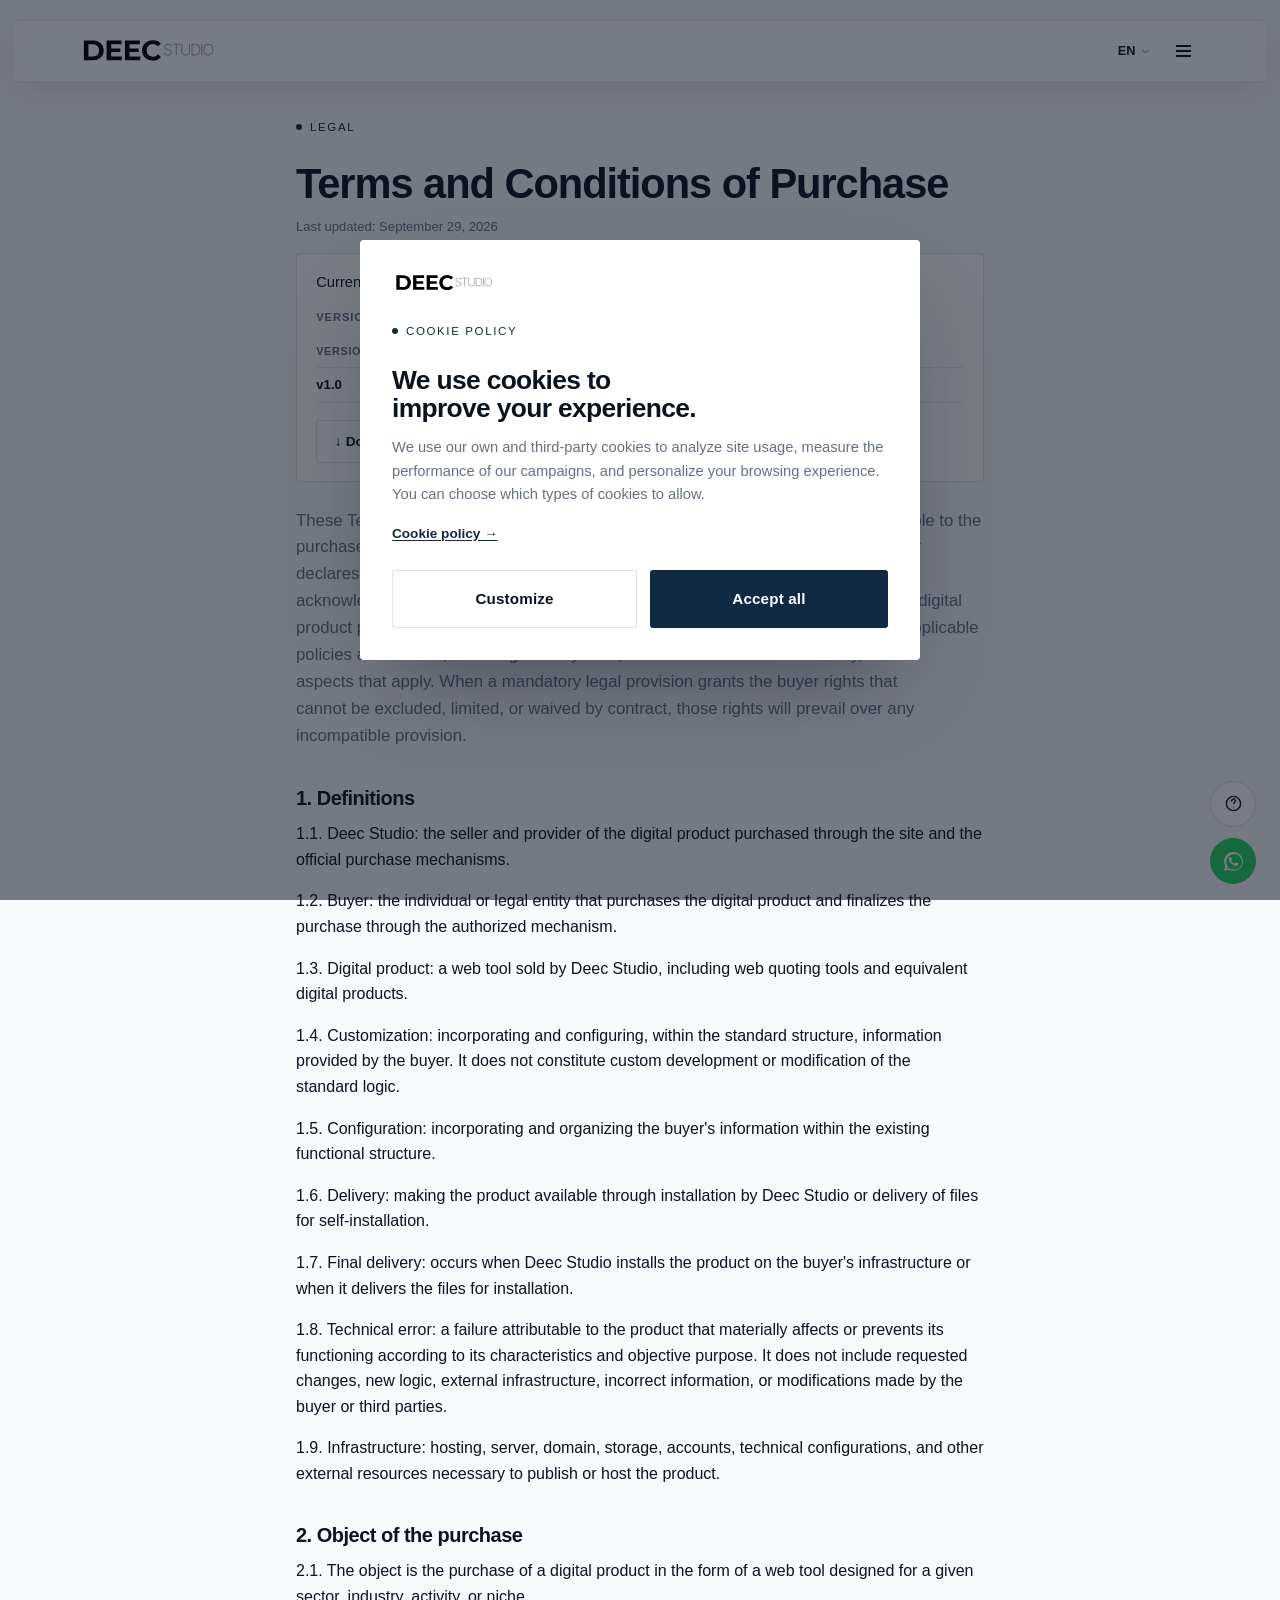
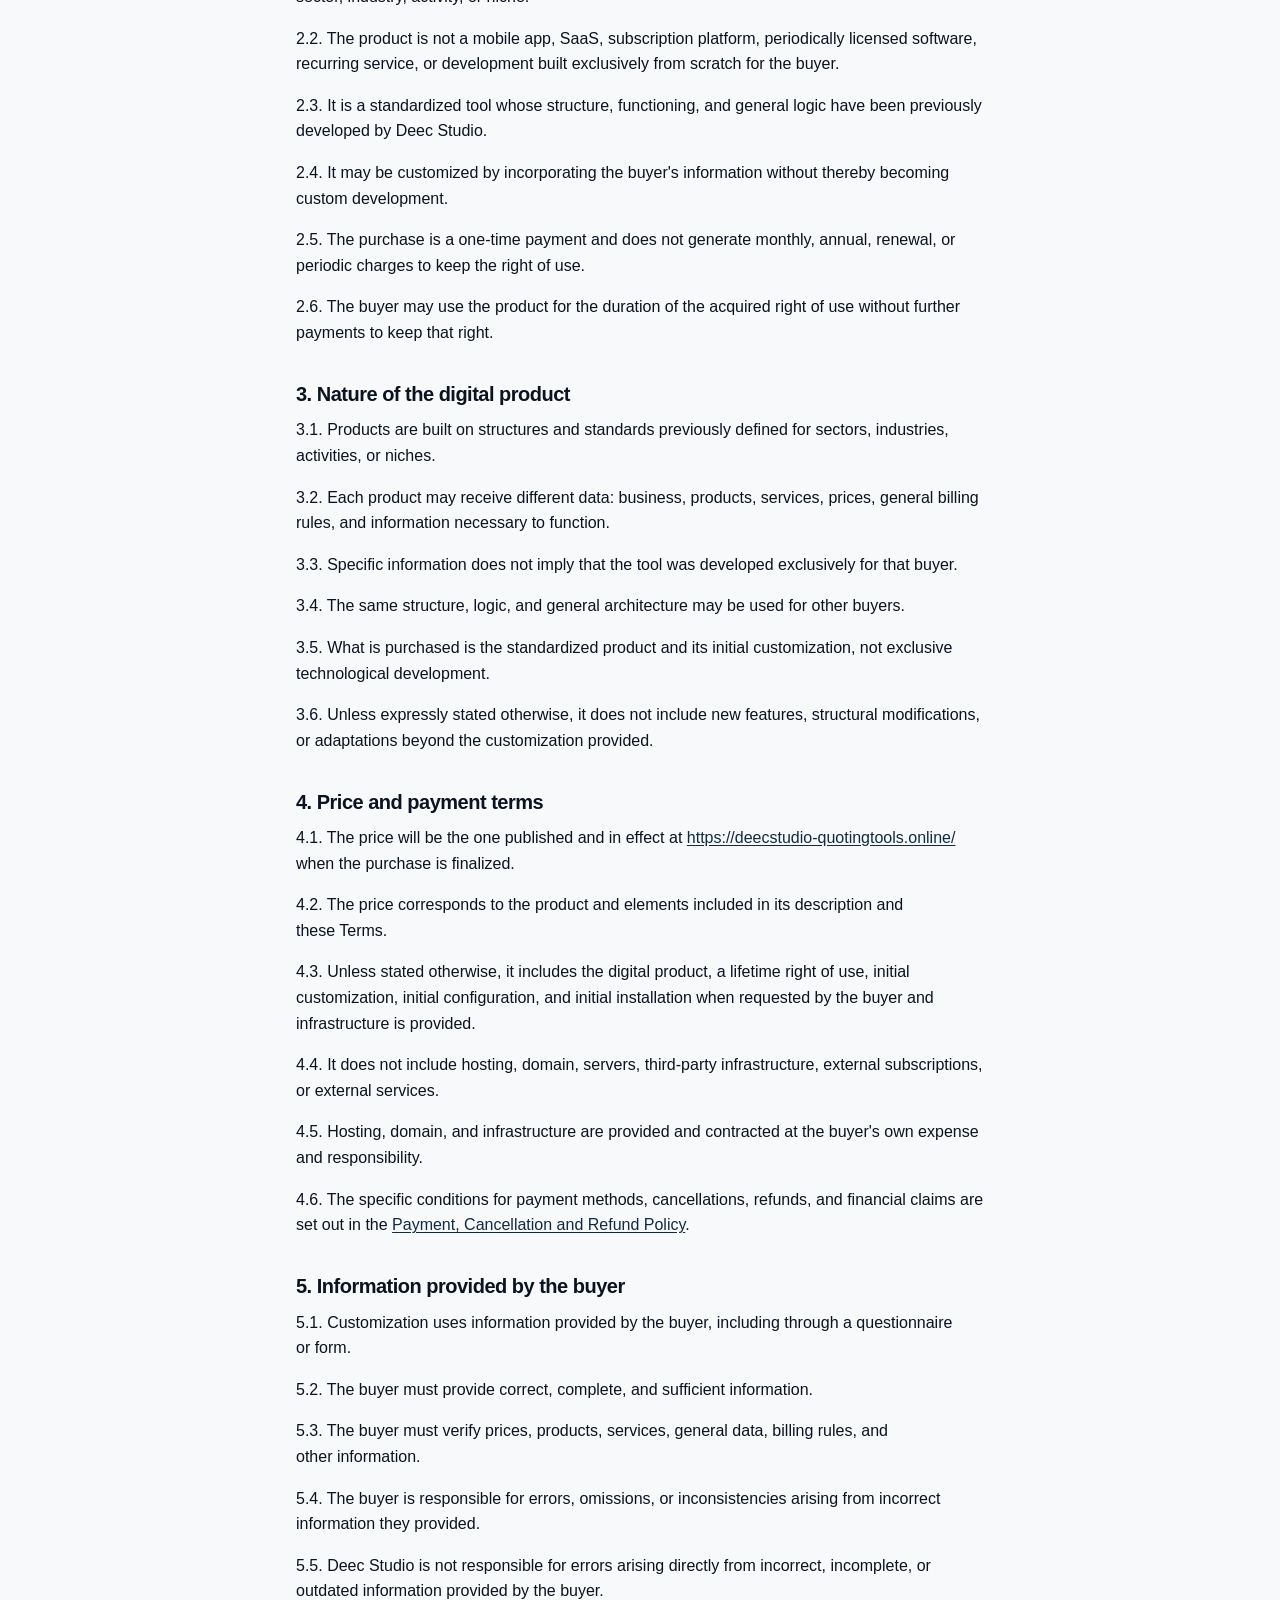
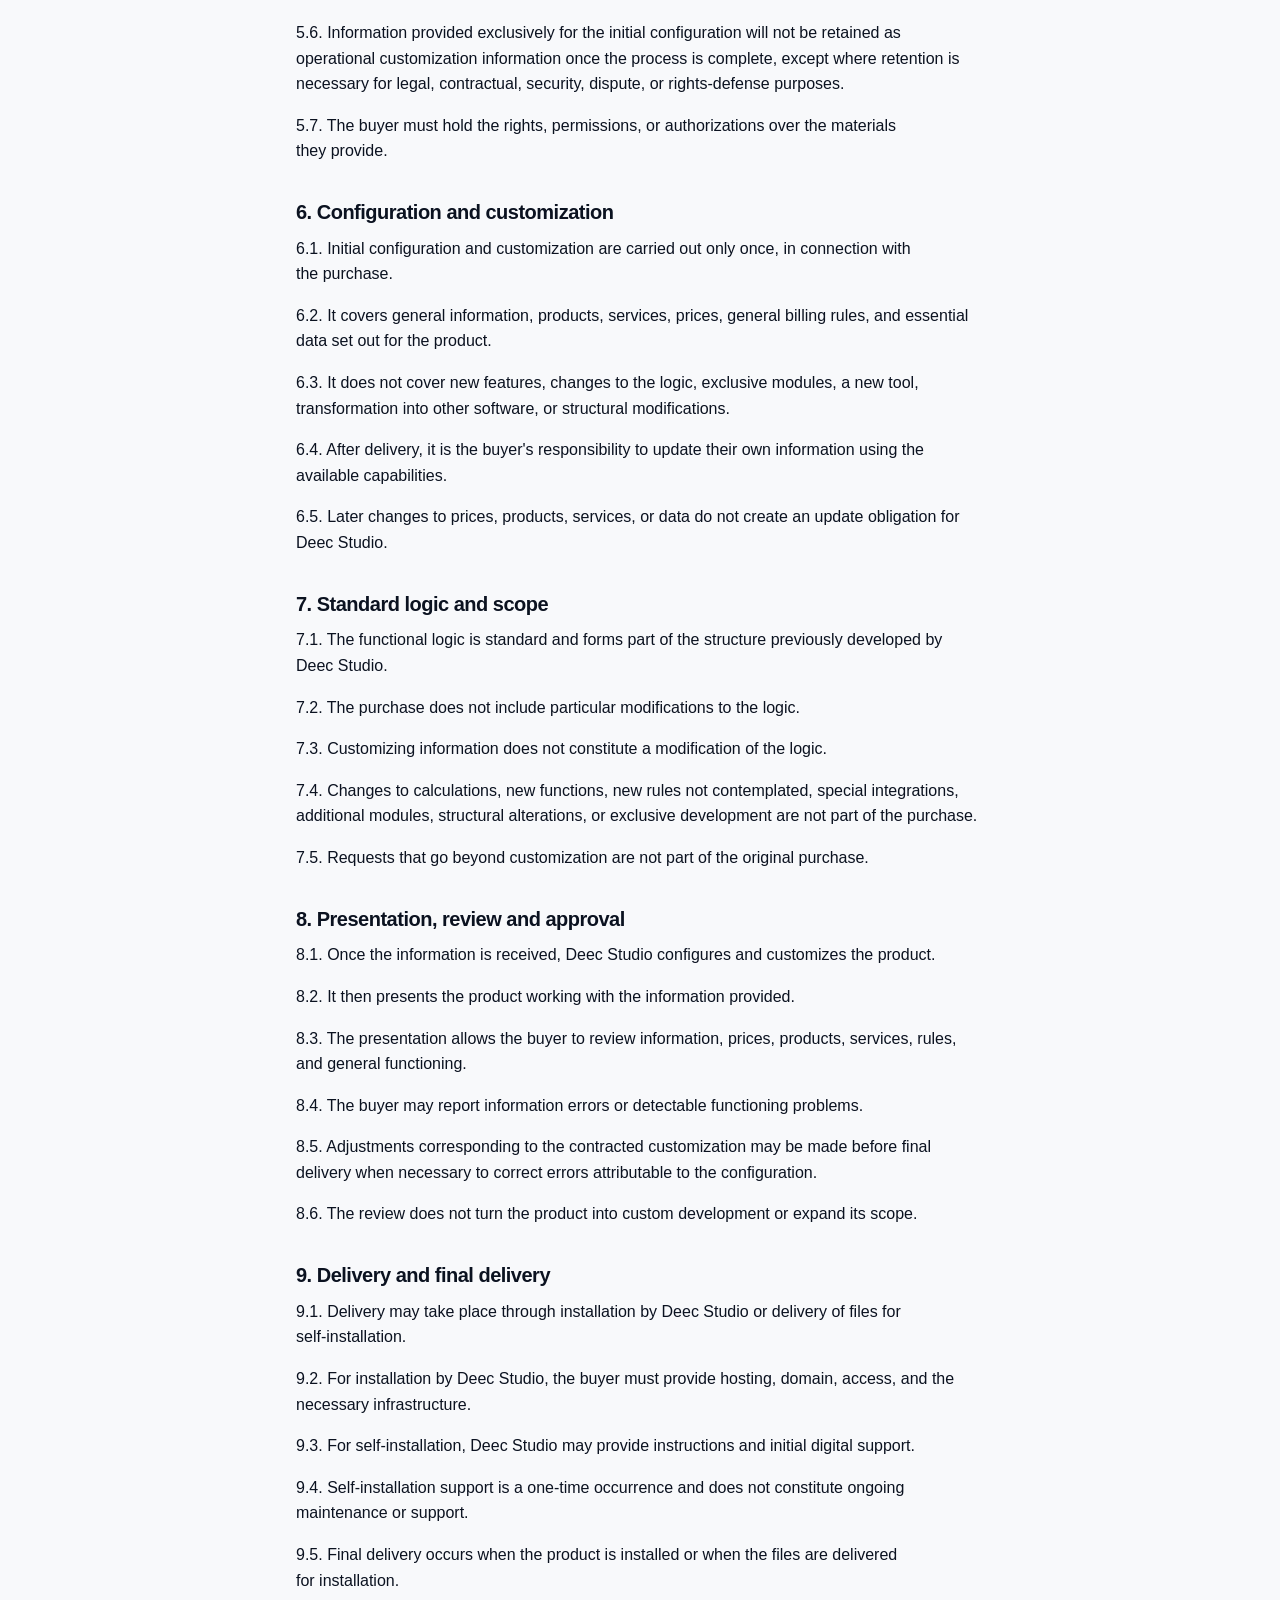
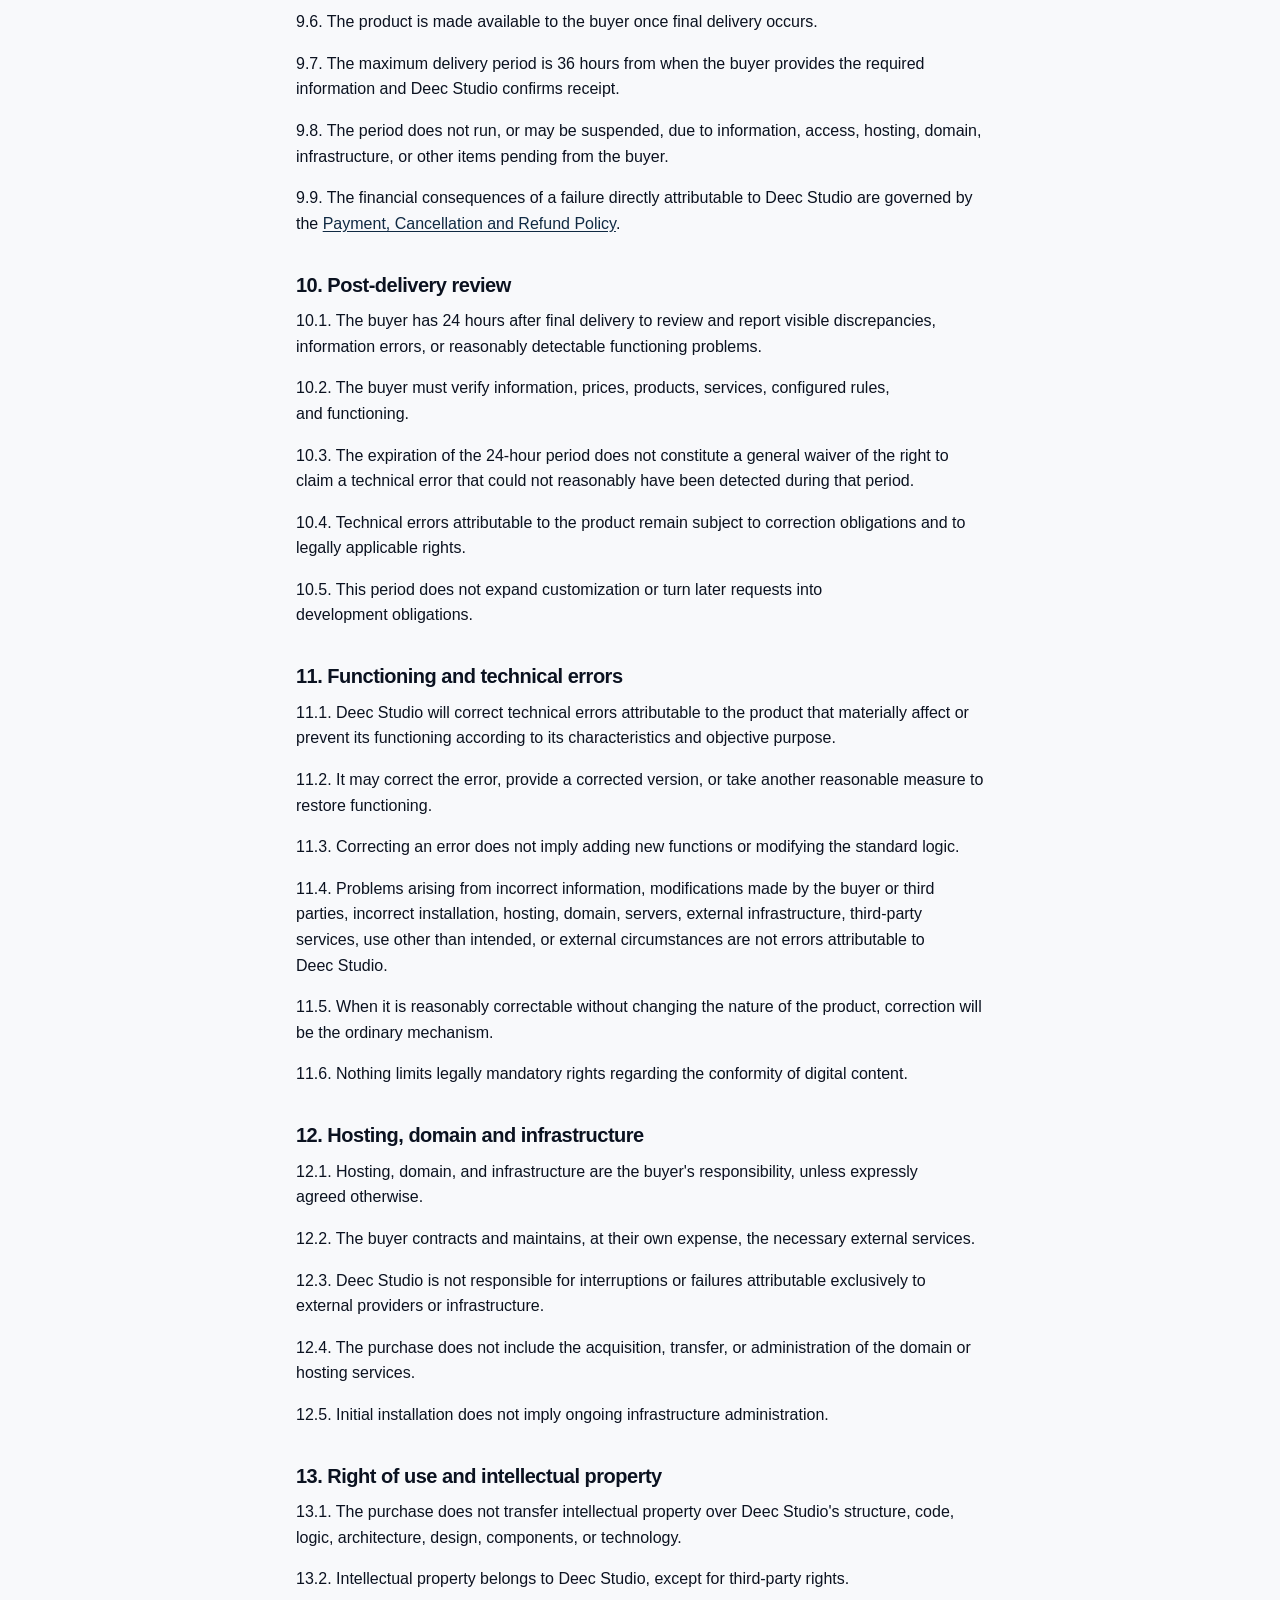
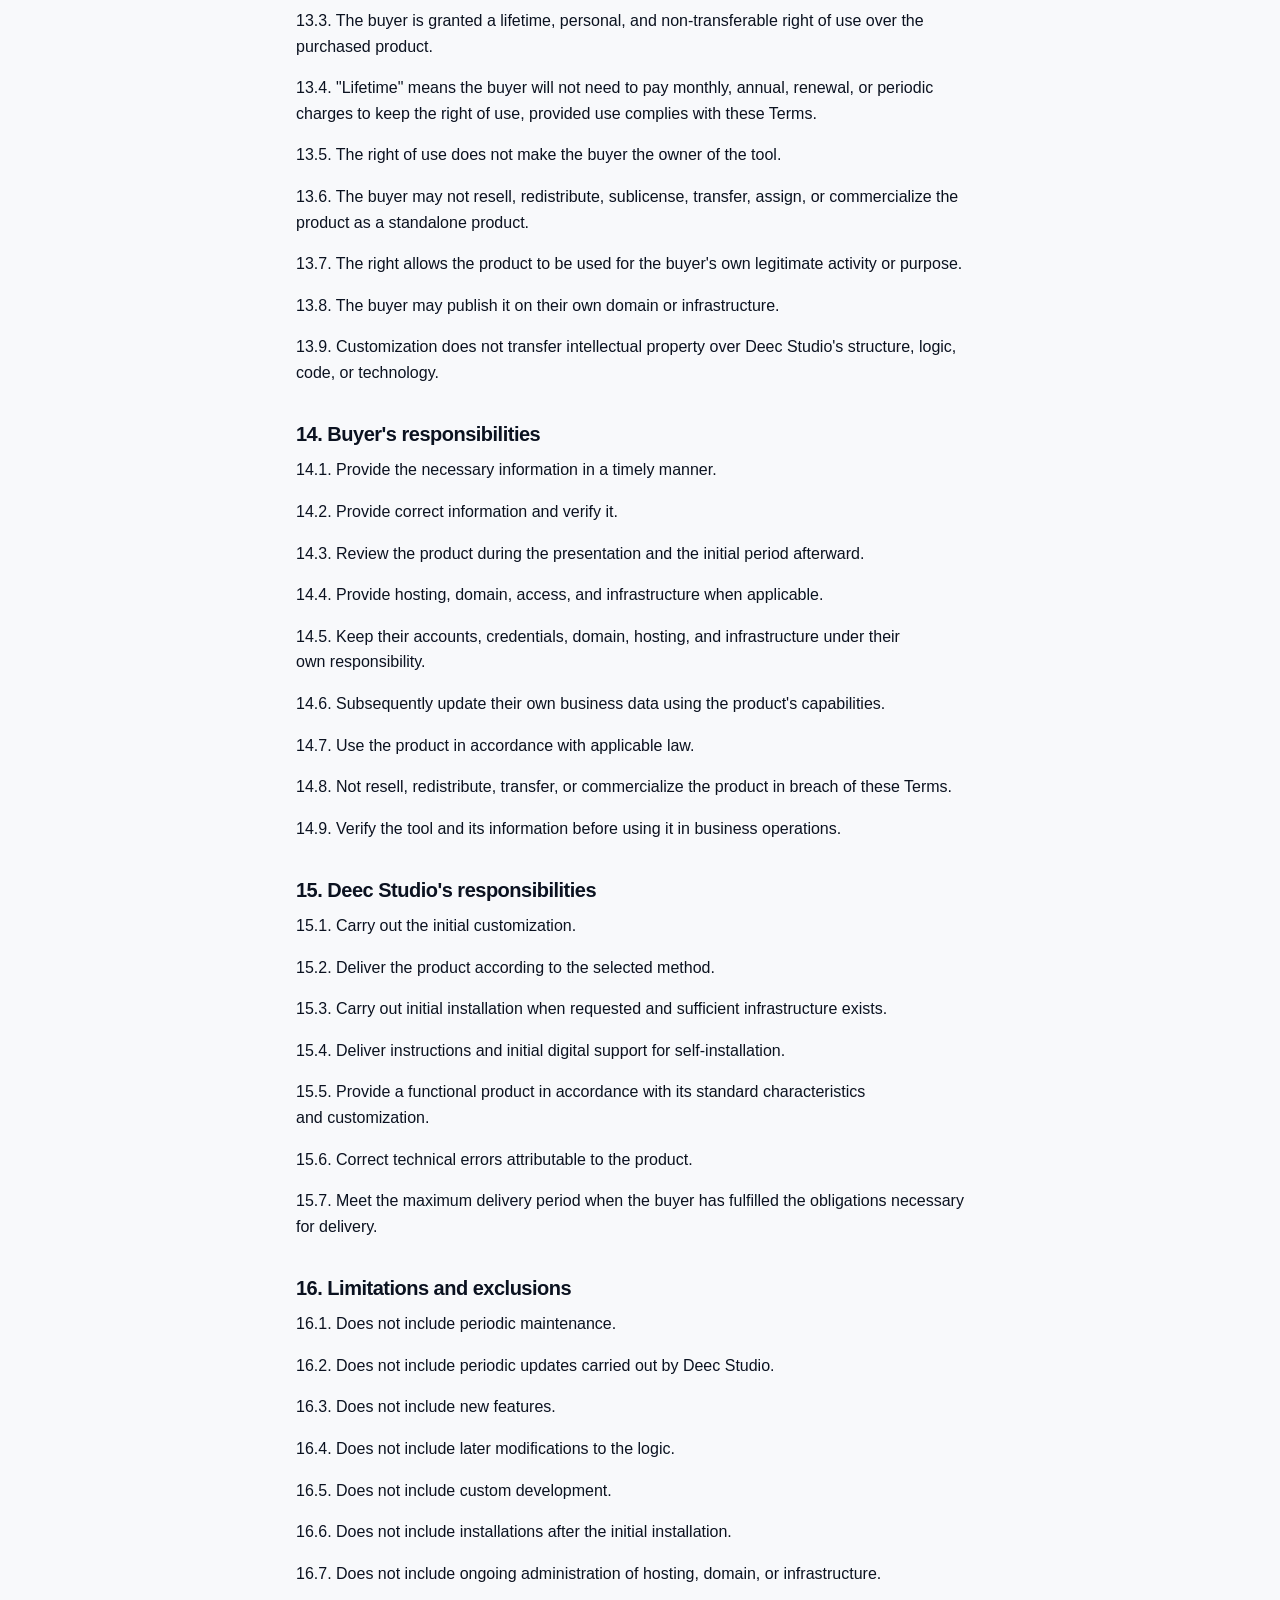
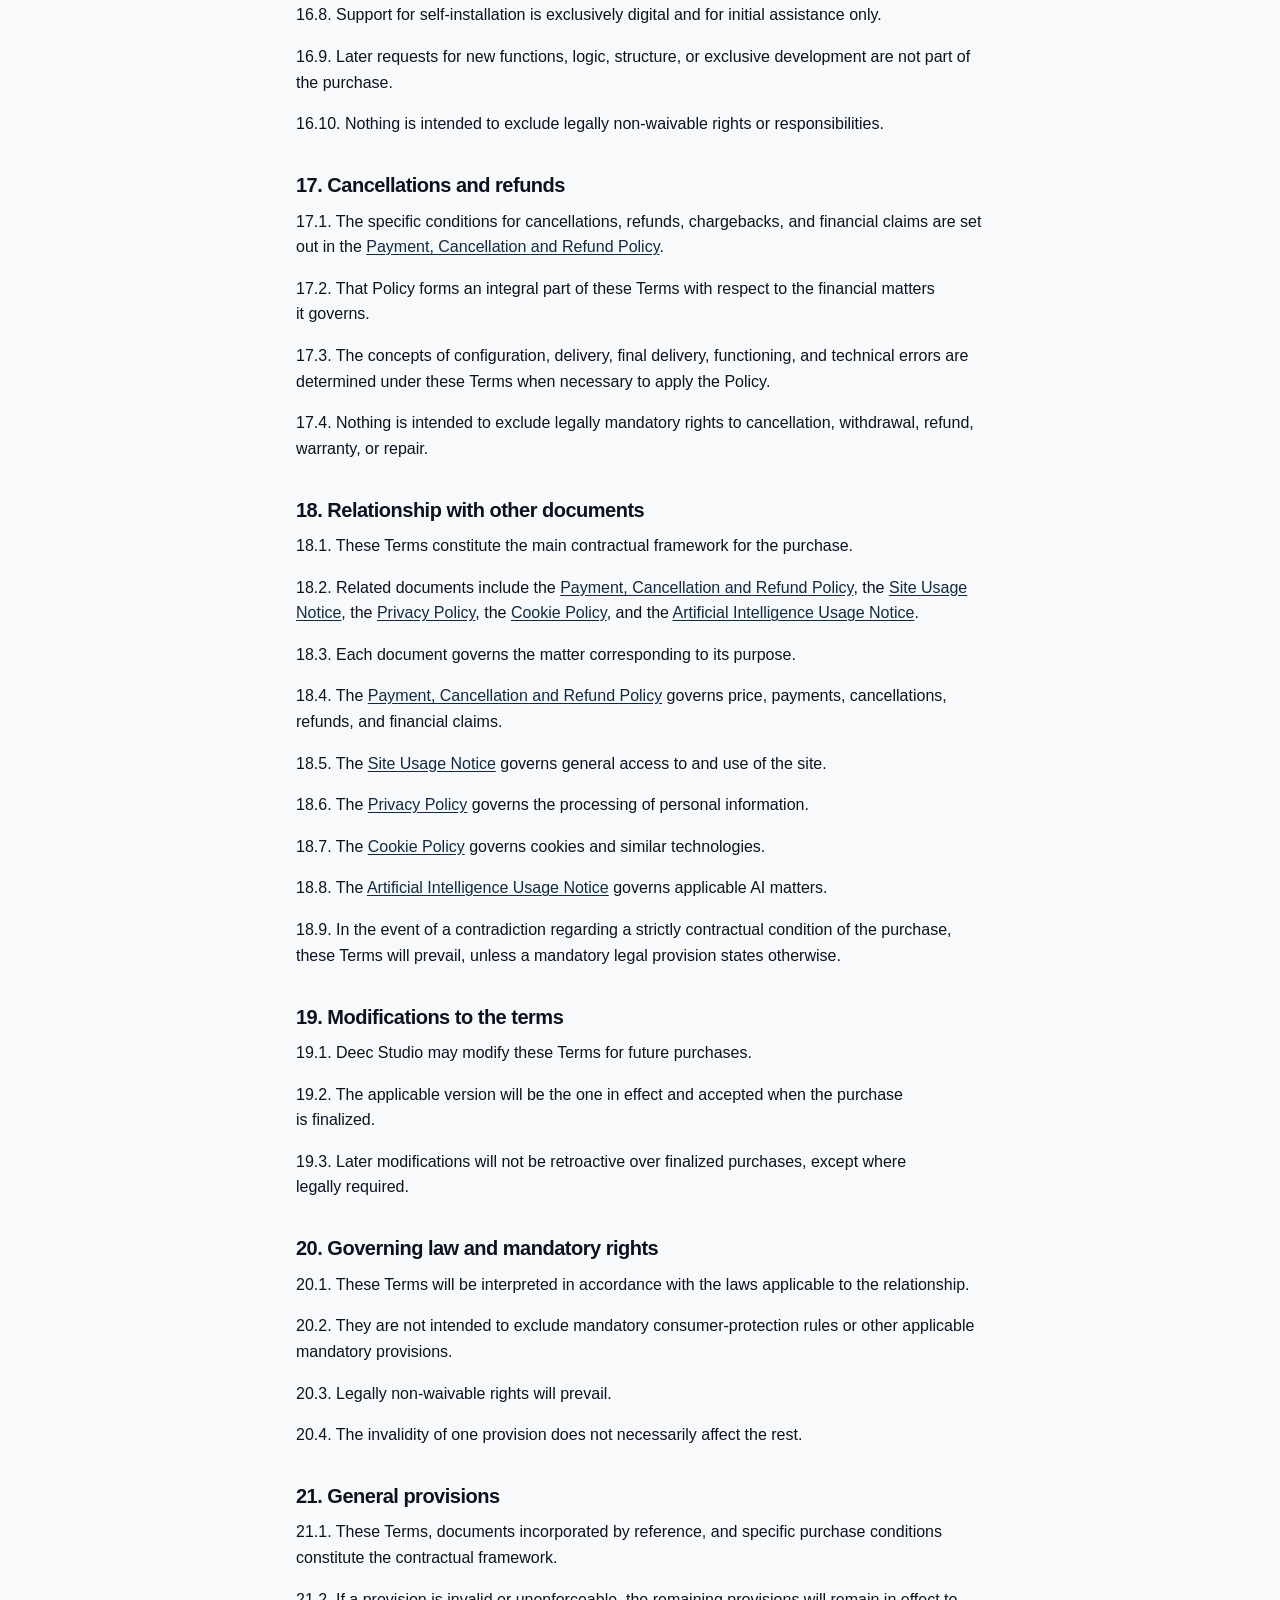
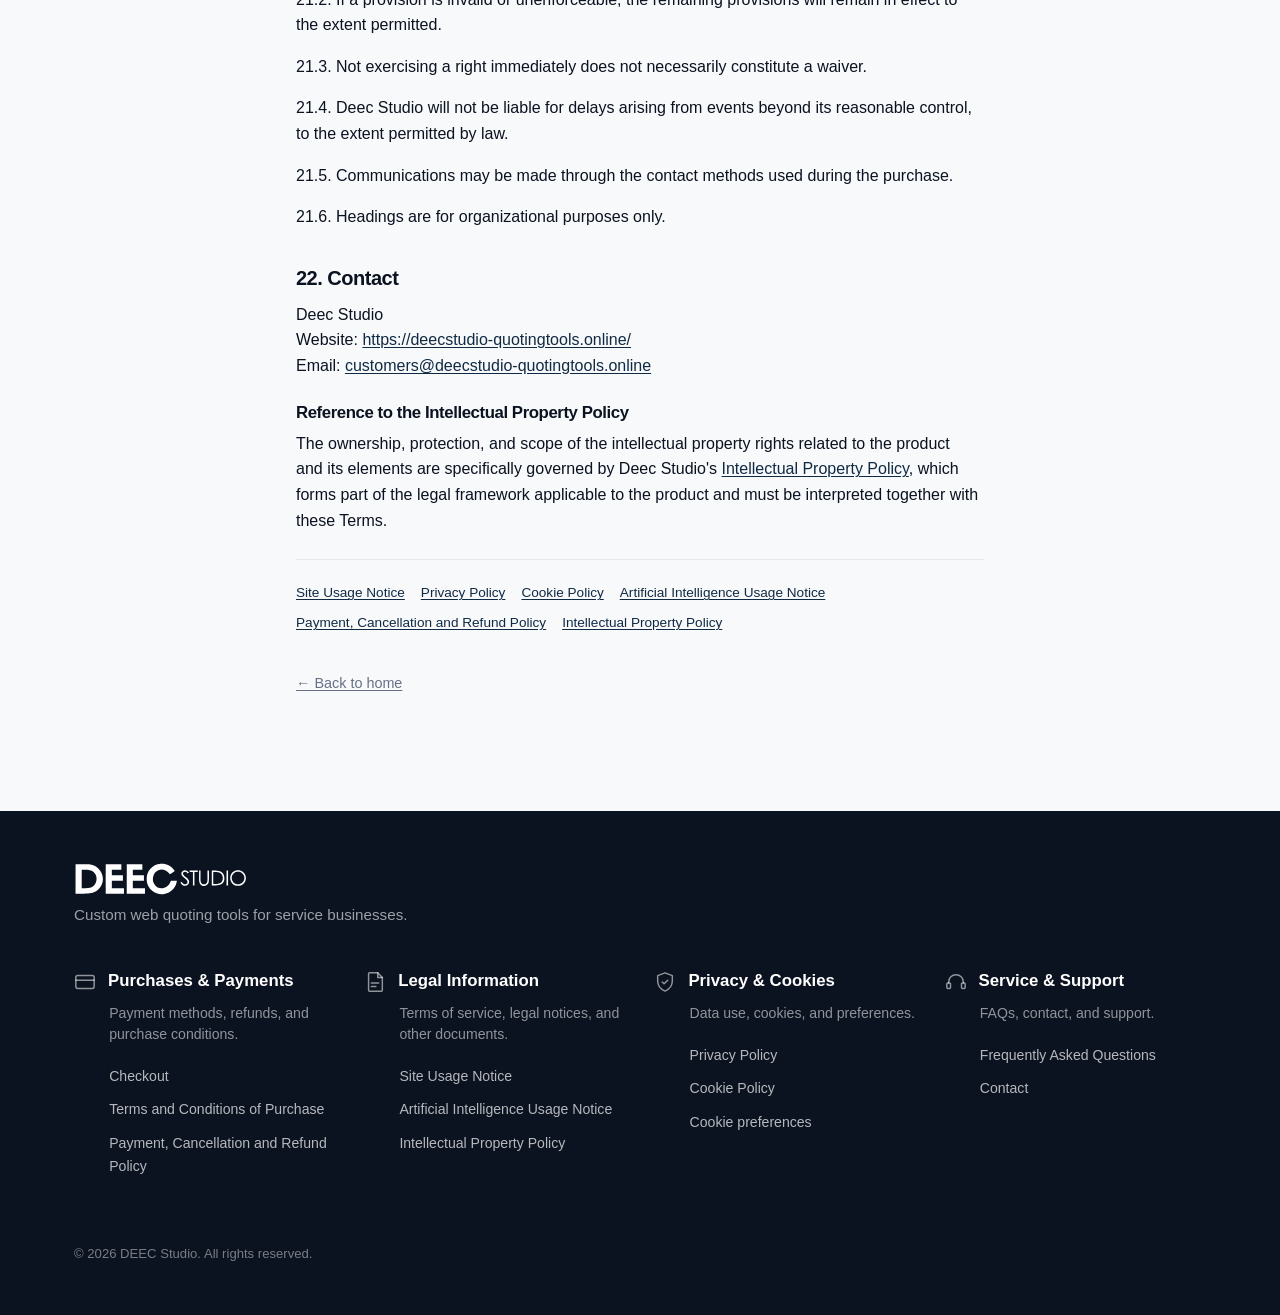
<file: Web Quoting Tools - DEEC Studio/terminos-condiciones-compra.html>
<!DOCTYPE html>
<html lang="es">
<head>
<meta charset="UTF-8" />
<meta name="viewport" content="width=device-width, initial-scale=1" />

<!-- Site CSS goes first, right after the mandatory charset/viewport meta —
     see index.html for the full rationale (iOS Safari unstyled-flash fix). -->
<link rel="stylesheet" href="styles.css?v=2026101226" />

<!-- Whop tracking pixel + Meta Pixel: NOT loaded here — same consent-gated
     approach as index.html. See loadAnalyticsTracking() / initCookieConsent()
     in main.js. -->


<title>Términos y Condiciones de Compra — DEEC Studio</title>
<meta name="description" content="Condiciones contractuales aplicables a la adquisición de productos digitales de DEEC Studio." />
<meta name="theme-color" content="#F8F9FB" />
<link rel="canonical" href="https://deecstudio-quotingtools.online/terminos-condiciones-compra.html" />
<meta name="robots" content="noindex, follow" />

<meta property="og:type" content="website" />
<meta property="og:url" content="https://deecstudio-quotingtools.online/terminos-condiciones-compra.html" />
<meta property="og:title" content="Términos y Condiciones de Compra — DEEC Studio" />
<meta property="og:description" content="Condiciones contractuales aplicables a la adquisición de productos digitales de DEEC Studio." />
<meta name="twitter:card" content="summary" />
<meta name="twitter:title" content="Términos y Condiciones de Compra — DEEC Studio" />
<meta name="twitter:description" content="Condiciones contractuales aplicables a la adquisición de productos digitales de DEEC Studio." />

<link rel="preconnect" href="https://api.fontshare.com">
<link rel="preconnect" href="https://fonts.googleapis.com">
<link rel="preconnect" href="https://fonts.gstatic.com" crossorigin>

<link rel="stylesheet" media="print" data-font-stylesheet href="https://api.fontshare.com/v2/css?f[]=satoshi@700,800,900,400,500&f[]=switzer@400,500,600,700,800,900&display=swap">
<link rel="stylesheet" media="print" data-font-stylesheet href="https://fonts.googleapis.com/css2?family=Caveat:wght@500;700&display=swap">
<link rel="stylesheet" media="print" data-font-stylesheet href="https://fonts.googleapis.com/css2?family=Geist:wght@400;500;600;700&display=swap">
<noscript>
<link rel="stylesheet" href="https://api.fontshare.com/v2/css?f[]=satoshi@700,800,900,400,500&f[]=switzer@400,500,600,700,800,900&display=swap">
<link rel="stylesheet" href="https://fonts.googleapis.com/css2?family=Caveat:wght@500;700&display=swap">
<link rel="stylesheet" href="https://fonts.googleapis.com/css2?family=Geist:wght@400;500;600;700&display=swap">
</noscript>

<link rel="icon" type="image/svg+xml" href="assets/favicon.svg?v=2026101226">
</head>
<body data-legal-doc="terms-and-conditions">
<a class="skip-link" href="#main" data-i18n="a11y.skipLink">Saltar al contenido</a>

<header class="nav nav-flat" data-nav>
  <div class="nav-inner">
    <a class="nav-brand" href="index.html" aria-label="DEEC Studio">
      <img class="nav-brand-logo" alt="DEEC Studio" width="141" height="30" src="assets/logo-deecstudio.svg" />
    </a>
    <div class="nav-actions">
      <div class="lang-toggle lang-toggle-single" data-lang-toggle data-lang-toggle-single role="group" data-i18n-aria="a11y.langGroup" aria-label="Idioma">
        <button type="button" class="lang-btn is-active" data-lang="es" aria-pressed="true" aria-label="Español">
          <span>ES</span>
          <svg class="lang-btn-chevron" viewBox="0 0 24 24" fill="none" stroke="currentColor" stroke-width="2" stroke-linecap="round" stroke-linejoin="round" aria-hidden="true"><polyline points="6 9 12 15 18 9"/></svg>
        </button>
        <button type="button" class="lang-btn" data-lang="en" aria-pressed="false" aria-label="English">
          <span>EN</span>
          <svg class="lang-btn-chevron" viewBox="0 0 24 24" fill="none" stroke="currentColor" stroke-width="2" stroke-linecap="round" stroke-linejoin="round" aria-hidden="true"><polyline points="6 9 12 15 18 9"/></svg>
        </button>
      </div>
      <button class="menu-toggle" data-menu-toggle aria-expanded="false" aria-controls="menu-panel" aria-label="Abrir menú">
        <span class="menu-toggle-bar"></span>
        <span class="menu-toggle-bar"></span>
        <span class="menu-toggle-bar"></span>
      </button>
    </div>
  </div>
</header>

<div class="menu-backdrop" data-menu-backdrop hidden></div>
<nav id="menu-panel" class="menu-panel" data-menu-panel data-i18n-aria="a11y.mobileNav" aria-label="Menú de navegación" hidden>
  <ul class="menu-list">
    <li><a href="index.html#top" data-i18n="nav.item.home">Inicio</a></li>
    <li><a href="index.html#problema" data-i18n="nav.item.problem">El problema</a></li>
    <li><a href="index.html#solucion" data-i18n="nav.item.solution">Solución</a></li>
    <li><a href="index.html#como-funciona" data-i18n="nav.item.how">Cómo funciona</a></li>
    <li><a href="index.html#experiencia" data-i18n="nav.item.experience">La experiencia</a></li>
    <li><a href="index.html#oferta" data-i18n="nav.item.pricing">Precio</a></li>
    <li><a href="index.html#faq" data-i18n="nav.item.faq">Preguntas frecuentes</a></li>
  </ul>
</nav>

<div class="fab-stack" data-fab-stack>
  <a href="index.html#faq" class="fab-item" data-fab-item data-i18n-aria="a11y.faqLink" aria-label="Preguntas frecuentes">
    <span class="fab-bubble">
      <svg width="19" height="19" viewBox="0 0 24 24" fill="none" stroke="currentColor" stroke-width="1.8" stroke-linecap="round" stroke-linejoin="round"><circle cx="12" cy="12" r="9"/><path d="M9.5 9a2.5 2.5 0 0 1 4.6-1.4c.5.8.3 1.6-.4 2.2-.8.7-1.2 1.1-1.2 2.2"/><circle cx="12" cy="16.5" r=".6" fill="currentColor" stroke="none"/></svg>
    </span>
    <span class="fab-tooltip" data-i18n="fab.faq.title">Preguntas frecuentes</span>
  </a>
  <a href="#" class="fab-item" data-fab-item data-whatsapp-cta data-i18n-aria="a11y.whatsappLink" aria-label="Escribir por WhatsApp">
    <span class="fab-bubble fab-bubble-accent">
      <svg width="19" height="19" viewBox="0 0 24 24" fill="currentColor"><path d="M17.472 14.382c-.297-.149-1.758-.867-2.03-.967-.273-.099-.471-.148-.67.15-.197.297-.767.966-.94 1.164-.173.199-.347.223-.644.075-.297-.15-1.255-.463-2.39-1.475-.883-.788-1.48-1.761-1.653-2.059-.173-.297-.018-.458.13-.606.134-.133.298-.347.446-.52.149-.174.198-.298.298-.497.099-.198.05-.371-.025-.52-.075-.149-.669-1.612-.916-2.207-.242-.579-.487-.5-.669-.51-.173-.008-.371-.01-.57-.01-.198 0-.52.074-.792.372-.272.297-1.04 1.016-1.04 2.479 0 1.462 1.065 2.875 1.213 3.074.149.198 2.096 3.2 5.077 4.487.709.306 1.262.489 1.694.626.712.226 1.36.194 1.872.118.571-.085 1.758-.719 2.006-1.413.248-.694.248-1.289.173-1.413-.074-.124-.272-.198-.57-.347z"/><path d="M12.05 21.9c-1.596 0-3.16-.415-4.53-1.2l-.326-.194-3.37.884.9-3.286-.213-.337a9.86 9.86 0 0 1-1.51-5.25c0-5.45 4.44-9.885 9.9-9.885 2.643 0 5.126 1.03 6.994 2.898a9.82 9.82 0 0 1 2.9 6.994c-.003 5.45-4.444 9.876-9.744 9.876zm8.413-18.28A11.815 11.815 0 0 0 12.05 0C5.495 0 .16 5.327.157 11.874a11.84 11.84 0 0 0 1.596 5.96L0 24l6.335-1.652a11.9 11.9 0 0 0 5.71 1.452h.005c6.554 0 11.89-5.328 11.893-11.876a11.8 11.8 0 0 0-3.48-8.304z"/></svg>
    </span>
    <span class="fab-tooltip" data-i18n="fab.whatsapp.title">¿Tienes dudas o preguntas? Contáctanos</span>
  </a>
</div>

<div class="toast" data-toast role="status" aria-live="polite"></div>

<main id="main">
<section class="section legal-top">
  <div class="container legal-page">
    <p class="eyebrow" data-i18n="legal.eyebrow">Legal</p>

    <div data-lang-content="es">
      <h1 class="legal-title">Términos y Condiciones de Compra</h1>
      <p class="legal-updated" data-legal-updated>Última actualización: 29 de septiembre de 2026</p>
      <div class="legal-version-block">
        <p class="legal-version-current"><span data-i18n="legal.versionLabel">Versión vigente:</span> <strong data-legal-version-current>v1.0</strong></p>
        <p class="legal-version-history-label" data-i18n="legal.versionHistoryLabel">Historial de versiones</p>
        <table class="legal-version-table" data-legal-version-table>
          <thead>
            <tr>
              <th data-i18n="legal.versionTableVersion">Versión</th>
              <th data-i18n="legal.versionTableDate">Fecha</th>
              <th data-i18n="legal.versionTableDescription">Descripción</th>
            </tr>
          </thead>
          <tbody></tbody>
        </table>
        <button type="button" class="btn btn-outline legal-pdf-btn" data-legal-pdf-download>
          <span data-i18n="legal.downloadPdf">↓ Descargar PDF</span>
        </button>
      </div>
      <p class="legal-intro">Los presentes Términos y Condiciones de Compra regulan las condiciones contractuales aplicables a la adquisición de productos digitales comercializados por Deec Studio. Al formalizar una compra, el comprador declara haber tenido acceso a estos Términos, haberlos leído y aceptado, y reconoce que constituyen el marco contractual principal aplicable al producto digital adquirido. Estos Términos deberán interpretarse conjuntamente con las políticas y avisos aplicables de Deec Studio, incluyendo la <a href="politica-pagos.html">Política de Pagos, Cancelaciones y Reembolsos</a>, en los aspectos que correspondan. Cuando una disposición legal imperativa otorgue al comprador derechos que no puedan ser excluidos, limitados o renunciados mediante contrato, dichos derechos prevalecerán sobre cualquier disposición incompatible.</p>

      <div class="legal-body">
        <h2>1. Definiciones</h2>
        <p>1.1. Deec Studio: comercializador y proveedor del producto digital adquirido mediante el sitio y los mecanismos oficiales de compra.</p>
        <p>1.2. Comprador: persona física o jurídica que adquiere el producto digital y formaliza la compra mediante el mecanismo autorizado.</p>
        <p>1.3. Producto digital: herramienta web comercializada por Deec Studio, incluyendo cotizadores web y productos digitales equivalentes.</p>
        <p>1.4. Personalización: incorporación y configuración, dentro de la estructura estándar, de información proporcionada por el comprador. No constituye desarrollo a medida ni modificación de la lógica estándar.</p>
        <p>1.5. Configuración: incorporación y organización de la información del comprador dentro de la estructura funcional existente.</p>
        <p>1.6. Entrega: puesta del producto a disposición mediante instalación de Deec Studio o entrega de archivos para instalación propia.</p>
        <p>1.7. Entrega definitiva: ocurre cuando Deec Studio instala el producto en la infraestructura del comprador o cuando entrega los archivos para su instalación.</p>
        <p>1.8. Error técnico: falla atribuible al producto que afecte materialmente o impida su funcionamiento conforme a sus características y finalidad objetiva. No comprende cambios solicitados, nueva lógica, infraestructura externa, información incorrecta ni modificaciones de comprador o terceros.</p>
        <p>1.9. Infraestructura: hosting, servidor, dominio, alojamiento, cuentas, configuraciones técnicas y demás recursos externos necesarios para publicar o alojar el producto.</p>

        <h2>2. Objeto de la compra</h2>
        <p>2.1. El objeto es la adquisición de un producto digital en forma de herramienta web diseñado para un sector, industria, actividad o nicho determinado.</p>
        <p>2.2. El producto no es una aplicación móvil, SaaS, plataforma de suscripción, software con licencia periódica, servicio recurrente ni desarrollo realizado exclusivamente desde cero para el comprador.</p>
        <p>2.3. Es una herramienta estandarizada cuya estructura, funcionamiento y lógica general han sido previamente desarrollados por Deec Studio.</p>
        <p>2.4. Puede personalizarse incorporando información del comprador sin convertirse por ello en un desarrollo a medida.</p>
        <p>2.5. La compra es de pago único y no genera mensualidades, anualidades, renovaciones ni cargos periódicos para conservar el derecho de uso.</p>
        <p>2.6. El comprador puede utilizar el producto durante la vigencia del derecho de uso adquirido sin pagos posteriores por conservar dicho derecho.</p>

        <h2>3. Naturaleza del producto digital</h2>
        <p>3.1. Los productos se desarrollan sobre estructuras y estándares previamente definidos para sectores, industrias, actividades o nichos.</p>
        <p>3.2. Cada producto puede recibir datos distintos: negocio, productos, servicios, precios, reglas generales de cobro e información necesaria para funcionar.</p>
        <p>3.3. La información específica no implica que la herramienta haya sido desarrollada exclusivamente para ese comprador.</p>
        <p>3.4. La misma estructura, lógica y arquitectura general puede utilizarse para otros compradores.</p>
        <p>3.5. Se adquiere el producto estandarizado y su personalización inicial, no un desarrollo tecnológico exclusivo.</p>
        <p>3.6. Salvo indicación expresa, no incluye nuevas funcionalidades, modificaciones estructurales ni adaptaciones que excedan la personalización prevista.</p>

        <h2>4. Precio y condiciones de pago</h2>
        <p>4.1. El precio será el publicado y vigente en <a href="https://deecstudio-quotingtools.online/">https://deecstudio-quotingtools.online/</a> al formalizarse la compra.</p>
        <p>4.2. El precio corresponde al producto y elementos incluidos en su descripción y estos Términos.</p>
        <p>4.3. Salvo indicación contraria, incluye producto digital, derecho de uso vitalicio, personalización inicial, configuración inicial e instalación inicial cuando el comprador la solicite y proporcione infraestructura.</p>
        <p>4.4. No incluye hosting, dominio, servidores, infraestructura de terceros, suscripciones externas ni servicios externos.</p>
        <p>4.5. El hosting, dominio e infraestructura son proporcionados y contratados por cuenta y responsabilidad del comprador.</p>
        <p>4.6. Las condiciones específicas de medios de pago, cancelaciones, reembolsos y reclamaciones económicas se encuentran en la <a href="politica-pagos.html">Política de Pagos, Cancelaciones y Reembolsos</a>.</p>

        <h2>5. Información proporcionada por el comprador</h2>
        <p>5.1. La personalización utiliza información proporcionada por el comprador, incluso mediante cuestionario o formulario.</p>
        <p>5.2. El comprador debe proporcionar información correcta, completa y suficiente.</p>
        <p>5.3. Debe verificar precios, productos, servicios, datos generales, reglas de cobro y demás información.</p>
        <p>5.4. El comprador responde por errores, omisiones o inconsistencias derivados de información incorrecta que haya proporcionado.</p>
        <p>5.5. Deec Studio no responde por errores derivados directamente de información incorrecta, incompleta o desactualizada del comprador.</p>
        <p>5.6. La información proporcionada exclusivamente para la configuración inicial no se conservará como información operativa de personalización una vez concluido el proceso, salvo conservación necesaria por obligación legal, contractual, seguridad, disputa o defensa de derechos.</p>
        <p>5.7. El comprador debe contar con derechos, permisos o autorizaciones sobre los materiales que proporcione.</p>

        <h2>6. Configuración y personalización</h2>
        <p>6.1. La configuración y personalización inicial se realiza una sola vez con motivo de la compra.</p>
        <p>6.2. Comprende información general, productos, servicios, precios, reglas generales de cobro y datos esenciales previstos para el producto.</p>
        <p>6.3. No comprende nuevas funcionalidades, modificación de lógica, módulos exclusivos, nueva herramienta, transformación en otro software ni modificaciones estructurales.</p>
        <p>6.4. Después de la entrega, corresponde al comprador actualizar su propia información mediante las capacidades disponibles.</p>
        <p>6.5. Cambios posteriores de precios, productos, servicios o datos no generan obligación de actualización por Deec Studio.</p>

        <h2>7. Lógica estándar y alcance</h2>
        <p>7.1. La lógica funcional es estándar y forma parte de la estructura previamente desarrollada por Deec Studio.</p>
        <p>7.2. La compra no comprende modificaciones particulares de la lógica.</p>
        <p>7.3. La personalización de información no constituye modificación de lógica.</p>
        <p>7.4. No forman parte de la compra cambios de cálculo, nuevas funciones, nuevas reglas no contempladas, integraciones especiales, módulos adicionales, alteraciones estructurales o desarrollo exclusivo.</p>
        <p>7.5. Solicitudes que excedan la personalización no forman parte de la compra original.</p>

        <h2>8. Presentación, revisión y aprobación</h2>
        <p>8.1. Recibida la información, Deec Studio configura y personaliza el producto.</p>
        <p>8.2. Después presenta el producto funcionando con la información proporcionada.</p>
        <p>8.3. La presentación permite revisar información, precios, productos, servicios, reglas y funcionamiento general.</p>
        <p>8.4. El comprador puede comunicar errores de información o problemas de funcionamiento detectables.</p>
        <p>8.5. Los ajustes correspondientes a la personalización contratada pueden realizarse antes de la entrega definitiva cuando sean necesarios para corregir errores atribuibles a la configuración.</p>
        <p>8.6. La revisión no convierte el producto en desarrollo a medida ni amplía su alcance.</p>

        <h2>9. Entrega y entrega definitiva</h2>
        <p>9.1. La entrega puede realizarse mediante instalación de Deec Studio o entrega de archivos para instalación propia.</p>
        <p>9.2. Para instalación de Deec Studio, el comprador debe proporcionar hosting, dominio, accesos e infraestructura necesaria.</p>
        <p>9.3. Para instalación propia, Deec Studio puede proporcionar instrucciones y soporte digital inicial.</p>
        <p>9.4. El soporte de instalación propia es por única ocasión y no constituye mantenimiento o soporte permanente.</p>
        <p>9.5. La entrega definitiva ocurre al instalarse el producto o al entregarse los archivos para instalación.</p>
        <p>9.6. El producto queda puesto a disposición del comprador al producirse la entrega definitiva.</p>
        <p>9.7. El plazo máximo de entrega es de 36 horas desde que el comprador proporciona la información requerida y Deec Studio confirma su recepción.</p>
        <p>9.8. El plazo no corre o puede suspenderse por información, accesos, hosting, dominio, infraestructura u otros elementos pendientes del comprador.</p>
        <p>9.9. Las consecuencias económicas del incumplimiento directamente atribuible a Deec Studio se rigen por la <a href="politica-pagos.html">Política de Pagos, Cancelaciones y Reembolsos</a>.</p>

        <h2>10. Revisión posterior a la entrega</h2>
        <p>10.1. El comprador dispone de 24 horas posteriores a la entrega definitiva para revisar y comunicar discrepancias visibles, errores de información o problemas de funcionamiento razonablemente detectables.</p>
        <p>10.2. Debe verificar información, precios, productos, servicios, reglas configuradas y funcionamiento.</p>
        <p>10.3. El vencimiento de 24 horas no constituye renuncia general a reclamar un error técnico que razonablemente no pudiera detectarse durante ese periodo.</p>
        <p>10.4. Los errores técnicos atribuibles al producto continúan sujetos a las obligaciones de corrección y a los derechos legalmente aplicables.</p>
        <p>10.5. Este periodo no amplía la personalización ni convierte solicitudes posteriores en obligaciones de desarrollo.</p>

        <h2>11. Funcionamiento y errores técnicos</h2>
        <p>11.1. Deec Studio corregirá errores técnicos atribuibles al producto que afecten materialmente o impidan su funcionamiento conforme a sus características y finalidad objetiva.</p>
        <p>11.2. Podrá corregir, proporcionar una versión corregida u otra medida razonable para restablecer el funcionamiento.</p>
        <p>11.3. Corregir un error no implica incorporar nuevas funciones ni modificar la lógica estándar.</p>
        <p>11.4. No son errores atribuibles a Deec Studio los problemas derivados de información incorrecta, modificaciones del comprador o terceros, instalación incorrecta, hosting, dominio, servidores, infraestructura externa, servicios de terceros, uso distinto al previsto o circunstancias externas.</p>
        <p>11.5. Cuando sea razonablemente corregible sin modificar la naturaleza del producto, la corrección será el mecanismo ordinario.</p>
        <p>11.6. Nada limita derechos legalmente obligatorios respecto de conformidad del contenido digital.</p>

        <h2>12. Hosting, dominio e infraestructura</h2>
        <p>12.1. Hosting, dominio e infraestructura son responsabilidad del comprador salvo acuerdo expreso distinto.</p>
        <p>12.2. El comprador contrata y mantiene por su cuenta los servicios externos necesarios.</p>
        <p>12.3. Deec Studio no responde por interrupciones o fallas exclusivamente atribuibles a proveedores o infraestructura externa.</p>
        <p>12.4. La compra no incluye adquisición, transferencia o administración del dominio ni servicios de hosting.</p>
        <p>12.5. La instalación inicial no implica administración permanente de infraestructura.</p>

        <h2>13. Derecho de uso y propiedad intelectual</h2>
        <p>13.1. La compra no transfiere propiedad intelectual sobre estructura, código, lógica, arquitectura, diseño, componentes o tecnología de Deec Studio.</p>
        <p>13.2. La propiedad intelectual corresponde a Deec Studio salvo derechos de terceros.</p>
        <p>13.3. Se concede al comprador un derecho de uso vitalicio, personal e intransferible sobre el producto adquirido.</p>
        <p>13.4. Vitalicio significa que no deberá pagar mensualidades, anualidades, renovaciones o cargos periódicos para conservar el derecho de uso, siempre que el uso sea conforme a estos Términos.</p>
        <p>13.5. El derecho de uso no convierte al comprador en propietario de la herramienta.</p>
        <p>13.6. El comprador no podrá revender, redistribuir, sublicenciar, transferir, ceder o comercializar el producto como producto independiente.</p>
        <p>13.7. El derecho permite utilizar el producto para la propia actividad o finalidad legítima del comprador.</p>
        <p>13.8. Puede publicarlo en su propio dominio o infraestructura.</p>
        <p>13.9. La personalización no transfiere propiedad intelectual sobre la estructura, lógica, código o tecnología de Deec Studio.</p>

        <h2>14. Responsabilidades del comprador</h2>
        <p>14.1. Proporcionar oportunamente la información necesaria.</p>
        <p>14.2. Proporcionar información correcta y verificarla.</p>
        <p>14.3. Revisar el producto durante la presentación y el periodo inicial posterior.</p>
        <p>14.4. Proporcionar hosting, dominio, accesos e infraestructura cuando corresponda.</p>
        <p>14.5. Mantener bajo su responsabilidad sus cuentas, credenciales, dominio, hosting e infraestructura.</p>
        <p>14.6. Actualizar posteriormente sus propios datos comerciales mediante las capacidades del producto.</p>
        <p>14.7. Utilizar el producto conforme a la legislación aplicable.</p>
        <p>14.8. No revender, redistribuir, transferir o comercializar el producto en contravención de estos Términos.</p>
        <p>14.9. Verificar la herramienta y su información antes de utilizarla en operaciones comerciales.</p>

        <h2>15. Responsabilidades de Deec Studio</h2>
        <p>15.1. Realizar la personalización inicial.</p>
        <p>15.2. Entregar el producto conforme a la modalidad seleccionada.</p>
        <p>15.3. Realizar la instalación inicial cuando sea solicitada y exista infraestructura suficiente.</p>
        <p>15.4. Entregar instrucciones y soporte digital inicial para instalación propia.</p>
        <p>15.5. Proporcionar un producto funcional conforme a sus características estándar y personalización.</p>
        <p>15.6. Corregir errores técnicos atribuibles al producto.</p>
        <p>15.7. Cumplir el plazo máximo cuando el comprador haya cumplido sus obligaciones necesarias para la entrega.</p>

        <h2>16. Limitaciones y exclusiones</h2>
        <p>16.1. No incluye mantenimiento periódico.</p>
        <p>16.2. No incluye actualizaciones periódicas realizadas por Deec Studio.</p>
        <p>16.3. No incluye nuevas funcionalidades.</p>
        <p>16.4. No incluye modificaciones posteriores de lógica.</p>
        <p>16.5. No incluye desarrollo a medida.</p>
        <p>16.6. No incluye instalaciones posteriores a la instalación inicial.</p>
        <p>16.7. No incluye administración permanente de hosting, dominio o infraestructura.</p>
        <p>16.8. El soporte para instalación propia es exclusivamente digital y de apoyo inicial.</p>
        <p>16.9. Solicitudes posteriores de nuevas funciones, lógica, estructura o desarrollo exclusivo no forman parte de la compra.</p>
        <p>16.10. Nada pretende excluir derechos o responsabilidades legalmente irrenunciables.</p>

        <h2>17. Cancelaciones y reembolsos</h2>
        <p>17.1. Las condiciones específicas de cancelaciones, reembolsos, contracargos y reclamaciones económicas están en la <a href="politica-pagos.html">Política de Pagos, Cancelaciones y Reembolsos</a>.</p>
        <p>17.2. Dicha Política forma parte integrante de estos Términos respecto de las materias económicas que regula.</p>
        <p>17.3. Los conceptos de configuración, entrega, entrega definitiva, funcionamiento y errores técnicos se determinan conforme a estos Términos cuando sean necesarios para aplicar la Política.</p>
        <p>17.4. Nada pretende excluir derechos de cancelación, desistimiento, reembolso, garantía o reparación legalmente obligatorios.</p>

        <h2>18. Relación con otros documentos</h2>
        <p>18.1. Estos Términos constituyen el marco contractual principal para la adquisición.</p>
        <p>18.2. Los documentos relacionados incluyen la <a href="politica-pagos.html">Política de Pagos, Cancelaciones y Reembolsos</a>, el <a href="aviso-de-uso.html">Aviso de Uso del Sitio</a>, la <a href="politica-privacidad.html">Política de Privacidad</a>, la <a href="politica-cookies.html">Política de Cookies</a> y el <a href="aviso-uso-ia.html">Aviso de Uso de Inteligencia Artificial</a>.</p>
        <p>18.3. Cada documento regula la materia correspondiente a su objeto.</p>
        <p>18.4. La <a href="politica-pagos.html">Política de Pagos, Cancelaciones y Reembolsos</a> regula precio, pagos, cancelaciones, reembolsos y reclamaciones económicas.</p>
        <p>18.5. El <a href="aviso-de-uso.html">Aviso de Uso del Sitio</a> regula acceso y utilización general del sitio.</p>
        <p>18.6. La <a href="politica-privacidad.html">Política de Privacidad</a> regula el tratamiento de información personal.</p>
        <p>18.7. La <a href="politica-cookies.html">Política de Cookies</a> regula cookies y tecnologías similares.</p>
        <p>18.8. El <a href="aviso-uso-ia.html">Aviso de Uso de Inteligencia Artificial</a> regula las cuestiones de IA que correspondan.</p>
        <p>18.9. En caso de contradicción sobre una condición estrictamente contractual de adquisición, prevalecerán estos Términos, salvo disposición legal imperativa.</p>

        <h2>19. Modificaciones de los términos</h2>
        <p>19.1. Deec Studio podrá modificar estos Términos para futuras compras.</p>
        <p>19.2. La versión aplicable será la vigente y aceptada al formalizarse la compra.</p>
        <p>19.3. Las modificaciones posteriores no serán retroactivas sobre compras formalizadas salvo obligación legal.</p>

        <h2>20. Legislación aplicable y derechos obligatorios</h2>
        <p>20.1. Estos Términos se interpretarán conforme a las leyes aplicables a la relación.</p>
        <p>20.2. No pretenden excluir normas imperativas de protección al consumidor u otras disposiciones obligatorias aplicables.</p>
        <p>20.3. Los derechos legalmente irrenunciables prevalecerán.</p>
        <p>20.4. La invalidez de una disposición no afecta necesariamente al resto.</p>

        <h2>21. Disposiciones generales</h2>
        <p>21.1. Estos Términos, documentos incorporados por referencia y condiciones específicas de compra constituyen el marco contractual.</p>
        <p>21.2. Si una disposición es inválida o inaplicable, las restantes permanecerán vigentes en la medida permitida.</p>
        <p>21.3. La falta de ejercicio inmediato de un derecho no constituye necesariamente renuncia.</p>
        <p>21.4. Deec Studio no será responsable por retrasos derivados de acontecimientos fuera de su control razonable, en la medida permitida por la ley.</p>
        <p>21.5. Las comunicaciones podrán realizarse mediante los medios de contacto utilizados durante la adquisición.</p>
        <p>21.6. Los encabezados tienen función organizativa.</p>

        <h2>22. Contacto</h2>
        <p>Deec Studio<br>Sitio web: <a href="https://deecstudio-quotingtools.online/">https://deecstudio-quotingtools.online/</a><br>Correo electrónico: <a href="mailto:customers@deecstudio-quotingtools.online">customers@deecstudio-quotingtools.online</a></p>

        <h3>Referencia a la Política de Propiedad Intelectual</h3>
        <p>La titularidad, protección y alcance de los derechos de propiedad intelectual relacionados con el producto y sus elementos se regulan específicamente en la <a href="politica-propiedad-intelectual.html">Política de Propiedad Intelectual</a> de Deec Studio, que forma parte del marco legal aplicable al producto y deberá interpretarse conjuntamente con estos términos.</p>
      </div>
    </div>

    <div data-lang-content="en" hidden>
      <h1 class="legal-title">Terms and Conditions of Purchase</h1>
      <p class="legal-updated" data-legal-updated>Last updated: September 29, 2026</p>
      <div class="legal-version-block">
        <p class="legal-version-current"><span data-i18n="legal.versionLabel">Versión vigente:</span> <strong data-legal-version-current>v1.0</strong></p>
        <p class="legal-version-history-label" data-i18n="legal.versionHistoryLabel">Historial de versiones</p>
        <table class="legal-version-table" data-legal-version-table>
          <thead>
            <tr>
              <th data-i18n="legal.versionTableVersion">Versión</th>
              <th data-i18n="legal.versionTableDate">Fecha</th>
              <th data-i18n="legal.versionTableDescription">Descripción</th>
            </tr>
          </thead>
          <tbody></tbody>
        </table>
        <button type="button" class="btn btn-outline legal-pdf-btn" data-legal-pdf-download>
          <span data-i18n="legal.downloadPdf">↓ Descargar PDF</span>
        </button>
      </div>
      <p class="legal-intro">These Terms and Conditions of Purchase govern the contractual conditions applicable to the purchase of digital products sold by Deec Studio. By finalizing a purchase, the buyer declares having had access to these Terms, having read and accepted them, and acknowledges that they constitute the main contractual framework applicable to the digital product purchased. These Terms must be interpreted together with Deec Studio's applicable policies and notices, including the <a href="politica-pagos.html">Payment, Cancellation and Refund Policy</a>, in the aspects that apply. When a mandatory legal provision grants the buyer rights that cannot be excluded, limited, or waived by contract, those rights will prevail over any incompatible provision.</p>

      <div class="legal-body">
        <h2>1. Definitions</h2>
        <p>1.1. Deec Studio: the seller and provider of the digital product purchased through the site and the official purchase mechanisms.</p>
        <p>1.2. Buyer: the individual or legal entity that purchases the digital product and finalizes the purchase through the authorized mechanism.</p>
        <p>1.3. Digital product: a web tool sold by Deec Studio, including web quoting tools and equivalent digital products.</p>
        <p>1.4. Customization: incorporating and configuring, within the standard structure, information provided by the buyer. It does not constitute custom development or modification of the standard logic.</p>
        <p>1.5. Configuration: incorporating and organizing the buyer's information within the existing functional structure.</p>
        <p>1.6. Delivery: making the product available through installation by Deec Studio or delivery of files for self-installation.</p>
        <p>1.7. Final delivery: occurs when Deec Studio installs the product on the buyer's infrastructure or when it delivers the files for installation.</p>
        <p>1.8. Technical error: a failure attributable to the product that materially affects or prevents its functioning according to its characteristics and objective purpose. It does not include requested changes, new logic, external infrastructure, incorrect information, or modifications made by the buyer or third parties.</p>
        <p>1.9. Infrastructure: hosting, server, domain, storage, accounts, technical configurations, and other external resources necessary to publish or host the product.</p>

        <h2>2. Object of the purchase</h2>
        <p>2.1. The object is the purchase of a digital product in the form of a web tool designed for a given sector, industry, activity, or niche.</p>
        <p>2.2. The product is not a mobile app, SaaS, subscription platform, periodically licensed software, recurring service, or development built exclusively from scratch for the buyer.</p>
        <p>2.3. It is a standardized tool whose structure, functioning, and general logic have been previously developed by Deec Studio.</p>
        <p>2.4. It may be customized by incorporating the buyer's information without thereby becoming custom development.</p>
        <p>2.5. The purchase is a one-time payment and does not generate monthly, annual, renewal, or periodic charges to keep the right of use.</p>
        <p>2.6. The buyer may use the product for the duration of the acquired right of use without further payments to keep that right.</p>

        <h2>3. Nature of the digital product</h2>
        <p>3.1. Products are built on structures and standards previously defined for sectors, industries, activities, or niches.</p>
        <p>3.2. Each product may receive different data: business, products, services, prices, general billing rules, and information necessary to function.</p>
        <p>3.3. Specific information does not imply that the tool was developed exclusively for that buyer.</p>
        <p>3.4. The same structure, logic, and general architecture may be used for other buyers.</p>
        <p>3.5. What is purchased is the standardized product and its initial customization, not exclusive technological development.</p>
        <p>3.6. Unless expressly stated otherwise, it does not include new features, structural modifications, or adaptations beyond the customization provided.</p>

        <h2>4. Price and payment terms</h2>
        <p>4.1. The price will be the one published and in effect at <a href="https://deecstudio-quotingtools.online/">https://deecstudio-quotingtools.online/</a> when the purchase is finalized.</p>
        <p>4.2. The price corresponds to the product and elements included in its description and these Terms.</p>
        <p>4.3. Unless stated otherwise, it includes the digital product, a lifetime right of use, initial customization, initial configuration, and initial installation when requested by the buyer and infrastructure is provided.</p>
        <p>4.4. It does not include hosting, domain, servers, third-party infrastructure, external subscriptions, or external services.</p>
        <p>4.5. Hosting, domain, and infrastructure are provided and contracted at the buyer's own expense and responsibility.</p>
        <p>4.6. The specific conditions for payment methods, cancellations, refunds, and financial claims are set out in the <a href="politica-pagos.html">Payment, Cancellation and Refund Policy</a>.</p>

        <h2>5. Information provided by the buyer</h2>
        <p>5.1. Customization uses information provided by the buyer, including through a questionnaire or form.</p>
        <p>5.2. The buyer must provide correct, complete, and sufficient information.</p>
        <p>5.3. The buyer must verify prices, products, services, general data, billing rules, and other information.</p>
        <p>5.4. The buyer is responsible for errors, omissions, or inconsistencies arising from incorrect information they provided.</p>
        <p>5.5. Deec Studio is not responsible for errors arising directly from incorrect, incomplete, or outdated information provided by the buyer.</p>
        <p>5.6. Information provided exclusively for the initial configuration will not be retained as operational customization information once the process is complete, except where retention is necessary for legal, contractual, security, dispute, or rights-defense purposes.</p>
        <p>5.7. The buyer must hold the rights, permissions, or authorizations over the materials they provide.</p>

        <h2>6. Configuration and customization</h2>
        <p>6.1. Initial configuration and customization are carried out only once, in connection with the purchase.</p>
        <p>6.2. It covers general information, products, services, prices, general billing rules, and essential data set out for the product.</p>
        <p>6.3. It does not cover new features, changes to the logic, exclusive modules, a new tool, transformation into other software, or structural modifications.</p>
        <p>6.4. After delivery, it is the buyer's responsibility to update their own information using the available capabilities.</p>
        <p>6.5. Later changes to prices, products, services, or data do not create an update obligation for Deec Studio.</p>

        <h2>7. Standard logic and scope</h2>
        <p>7.1. The functional logic is standard and forms part of the structure previously developed by Deec Studio.</p>
        <p>7.2. The purchase does not include particular modifications to the logic.</p>
        <p>7.3. Customizing information does not constitute a modification of the logic.</p>
        <p>7.4. Changes to calculations, new functions, new rules not contemplated, special integrations, additional modules, structural alterations, or exclusive development are not part of the purchase.</p>
        <p>7.5. Requests that go beyond customization are not part of the original purchase.</p>

        <h2>8. Presentation, review and approval</h2>
        <p>8.1. Once the information is received, Deec Studio configures and customizes the product.</p>
        <p>8.2. It then presents the product working with the information provided.</p>
        <p>8.3. The presentation allows the buyer to review information, prices, products, services, rules, and general functioning.</p>
        <p>8.4. The buyer may report information errors or detectable functioning problems.</p>
        <p>8.5. Adjustments corresponding to the contracted customization may be made before final delivery when necessary to correct errors attributable to the configuration.</p>
        <p>8.6. The review does not turn the product into custom development or expand its scope.</p>

        <h2>9. Delivery and final delivery</h2>
        <p>9.1. Delivery may take place through installation by Deec Studio or delivery of files for self-installation.</p>
        <p>9.2. For installation by Deec Studio, the buyer must provide hosting, domain, access, and the necessary infrastructure.</p>
        <p>9.3. For self-installation, Deec Studio may provide instructions and initial digital support.</p>
        <p>9.4. Self-installation support is a one-time occurrence and does not constitute ongoing maintenance or support.</p>
        <p>9.5. Final delivery occurs when the product is installed or when the files are delivered for installation.</p>
        <p>9.6. The product is made available to the buyer once final delivery occurs.</p>
        <p>9.7. The maximum delivery period is 36 hours from when the buyer provides the required information and Deec Studio confirms receipt.</p>
        <p>9.8. The period does not run, or may be suspended, due to information, access, hosting, domain, infrastructure, or other items pending from the buyer.</p>
        <p>9.9. The financial consequences of a failure directly attributable to Deec Studio are governed by the <a href="politica-pagos.html">Payment, Cancellation and Refund Policy</a>.</p>

        <h2>10. Post-delivery review</h2>
        <p>10.1. The buyer has 24 hours after final delivery to review and report visible discrepancies, information errors, or reasonably detectable functioning problems.</p>
        <p>10.2. The buyer must verify information, prices, products, services, configured rules, and functioning.</p>
        <p>10.3. The expiration of the 24-hour period does not constitute a general waiver of the right to claim a technical error that could not reasonably have been detected during that period.</p>
        <p>10.4. Technical errors attributable to the product remain subject to correction obligations and to legally applicable rights.</p>
        <p>10.5. This period does not expand customization or turn later requests into development obligations.</p>

        <h2>11. Functioning and technical errors</h2>
        <p>11.1. Deec Studio will correct technical errors attributable to the product that materially affect or prevent its functioning according to its characteristics and objective purpose.</p>
        <p>11.2. It may correct the error, provide a corrected version, or take another reasonable measure to restore functioning.</p>
        <p>11.3. Correcting an error does not imply adding new functions or modifying the standard logic.</p>
        <p>11.4. Problems arising from incorrect information, modifications made by the buyer or third parties, incorrect installation, hosting, domain, servers, external infrastructure, third-party services, use other than intended, or external circumstances are not errors attributable to Deec Studio.</p>
        <p>11.5. When it is reasonably correctable without changing the nature of the product, correction will be the ordinary mechanism.</p>
        <p>11.6. Nothing limits legally mandatory rights regarding the conformity of digital content.</p>

        <h2>12. Hosting, domain and infrastructure</h2>
        <p>12.1. Hosting, domain, and infrastructure are the buyer's responsibility, unless expressly agreed otherwise.</p>
        <p>12.2. The buyer contracts and maintains, at their own expense, the necessary external services.</p>
        <p>12.3. Deec Studio is not responsible for interruptions or failures attributable exclusively to external providers or infrastructure.</p>
        <p>12.4. The purchase does not include the acquisition, transfer, or administration of the domain or hosting services.</p>
        <p>12.5. Initial installation does not imply ongoing infrastructure administration.</p>

        <h2>13. Right of use and intellectual property</h2>
        <p>13.1. The purchase does not transfer intellectual property over Deec Studio's structure, code, logic, architecture, design, components, or technology.</p>
        <p>13.2. Intellectual property belongs to Deec Studio, except for third-party rights.</p>
        <p>13.3. The buyer is granted a lifetime, personal, and non-transferable right of use over the purchased product.</p>
        <p>13.4. "Lifetime" means the buyer will not need to pay monthly, annual, renewal, or periodic charges to keep the right of use, provided use complies with these Terms.</p>
        <p>13.5. The right of use does not make the buyer the owner of the tool.</p>
        <p>13.6. The buyer may not resell, redistribute, sublicense, transfer, assign, or commercialize the product as a standalone product.</p>
        <p>13.7. The right allows the product to be used for the buyer's own legitimate activity or purpose.</p>
        <p>13.8. The buyer may publish it on their own domain or infrastructure.</p>
        <p>13.9. Customization does not transfer intellectual property over Deec Studio's structure, logic, code, or technology.</p>

        <h2>14. Buyer's responsibilities</h2>
        <p>14.1. Provide the necessary information in a timely manner.</p>
        <p>14.2. Provide correct information and verify it.</p>
        <p>14.3. Review the product during the presentation and the initial period afterward.</p>
        <p>14.4. Provide hosting, domain, access, and infrastructure when applicable.</p>
        <p>14.5. Keep their accounts, credentials, domain, hosting, and infrastructure under their own responsibility.</p>
        <p>14.6. Subsequently update their own business data using the product's capabilities.</p>
        <p>14.7. Use the product in accordance with applicable law.</p>
        <p>14.8. Not resell, redistribute, transfer, or commercialize the product in breach of these Terms.</p>
        <p>14.9. Verify the tool and its information before using it in business operations.</p>

        <h2>15. Deec Studio's responsibilities</h2>
        <p>15.1. Carry out the initial customization.</p>
        <p>15.2. Deliver the product according to the selected method.</p>
        <p>15.3. Carry out initial installation when requested and sufficient infrastructure exists.</p>
        <p>15.4. Deliver instructions and initial digital support for self-installation.</p>
        <p>15.5. Provide a functional product in accordance with its standard characteristics and customization.</p>
        <p>15.6. Correct technical errors attributable to the product.</p>
        <p>15.7. Meet the maximum delivery period when the buyer has fulfilled the obligations necessary for delivery.</p>

        <h2>16. Limitations and exclusions</h2>
        <p>16.1. Does not include periodic maintenance.</p>
        <p>16.2. Does not include periodic updates carried out by Deec Studio.</p>
        <p>16.3. Does not include new features.</p>
        <p>16.4. Does not include later modifications to the logic.</p>
        <p>16.5. Does not include custom development.</p>
        <p>16.6. Does not include installations after the initial installation.</p>
        <p>16.7. Does not include ongoing administration of hosting, domain, or infrastructure.</p>
        <p>16.8. Support for self-installation is exclusively digital and for initial assistance only.</p>
        <p>16.9. Later requests for new functions, logic, structure, or exclusive development are not part of the purchase.</p>
        <p>16.10. Nothing is intended to exclude legally non-waivable rights or responsibilities.</p>

        <h2>17. Cancellations and refunds</h2>
        <p>17.1. The specific conditions for cancellations, refunds, chargebacks, and financial claims are set out in the <a href="politica-pagos.html">Payment, Cancellation and Refund Policy</a>.</p>
        <p>17.2. That Policy forms an integral part of these Terms with respect to the financial matters it governs.</p>
        <p>17.3. The concepts of configuration, delivery, final delivery, functioning, and technical errors are determined under these Terms when necessary to apply the Policy.</p>
        <p>17.4. Nothing is intended to exclude legally mandatory rights to cancellation, withdrawal, refund, warranty, or repair.</p>

        <h2>18. Relationship with other documents</h2>
        <p>18.1. These Terms constitute the main contractual framework for the purchase.</p>
        <p>18.2. Related documents include the <a href="politica-pagos.html">Payment, Cancellation and Refund Policy</a>, the <a href="aviso-de-uso.html">Site Usage Notice</a>, the <a href="politica-privacidad.html">Privacy Policy</a>, the <a href="politica-cookies.html">Cookie Policy</a>, and the <a href="aviso-uso-ia.html">Artificial Intelligence Usage Notice</a>.</p>
        <p>18.3. Each document governs the matter corresponding to its purpose.</p>
        <p>18.4. The <a href="politica-pagos.html">Payment, Cancellation and Refund Policy</a> governs price, payments, cancellations, refunds, and financial claims.</p>
        <p>18.5. The <a href="aviso-de-uso.html">Site Usage Notice</a> governs general access to and use of the site.</p>
        <p>18.6. The <a href="politica-privacidad.html">Privacy Policy</a> governs the processing of personal information.</p>
        <p>18.7. The <a href="politica-cookies.html">Cookie Policy</a> governs cookies and similar technologies.</p>
        <p>18.8. The <a href="aviso-uso-ia.html">Artificial Intelligence Usage Notice</a> governs applicable AI matters.</p>
        <p>18.9. In the event of a contradiction regarding a strictly contractual condition of the purchase, these Terms will prevail, unless a mandatory legal provision states otherwise.</p>

        <h2>19. Modifications to the terms</h2>
        <p>19.1. Deec Studio may modify these Terms for future purchases.</p>
        <p>19.2. The applicable version will be the one in effect and accepted when the purchase is finalized.</p>
        <p>19.3. Later modifications will not be retroactive over finalized purchases, except where legally required.</p>

        <h2>20. Governing law and mandatory rights</h2>
        <p>20.1. These Terms will be interpreted in accordance with the laws applicable to the relationship.</p>
        <p>20.2. They are not intended to exclude mandatory consumer-protection rules or other applicable mandatory provisions.</p>
        <p>20.3. Legally non-waivable rights will prevail.</p>
        <p>20.4. The invalidity of one provision does not necessarily affect the rest.</p>

        <h2>21. General provisions</h2>
        <p>21.1. These Terms, documents incorporated by reference, and specific purchase conditions constitute the contractual framework.</p>
        <p>21.2. If a provision is invalid or unenforceable, the remaining provisions will remain in effect to the extent permitted.</p>
        <p>21.3. Not exercising a right immediately does not necessarily constitute a waiver.</p>
        <p>21.4. Deec Studio will not be liable for delays arising from events beyond its reasonable control, to the extent permitted by law.</p>
        <p>21.5. Communications may be made through the contact methods used during the purchase.</p>
        <p>21.6. Headings are for organizational purposes only.</p>

        <h2>22. Contact</h2>
        <p>Deec Studio<br>Website: <a href="https://deecstudio-quotingtools.online/">https://deecstudio-quotingtools.online/</a><br>Email: <a href="mailto:customers@deecstudio-quotingtools.online">customers@deecstudio-quotingtools.online</a></p>

        <h3>Reference to the Intellectual Property Policy</h3>
        <p>The ownership, protection, and scope of the intellectual property rights related to the product and its elements are specifically governed by Deec Studio's <a href="politica-propiedad-intelectual.html">Intellectual Property Policy</a>, which forms part of the legal framework applicable to the product and must be interpreted together with these Terms.</p>
      </div>
    </div>

    <nav class="legal-doc-nav" aria-label="Otros documentos legales">
      <a href="aviso-de-uso.html" data-i18n="footer.termsLink">Aviso de Uso del Sitio</a>
      <a href="politica-privacidad.html" data-i18n="footer.privacyLink">Política de Privacidad</a>
      <a href="politica-cookies.html" data-i18n="footer.cookiesLink">Política de Cookies</a>
      <a href="aviso-uso-ia.html" data-i18n="footer.aiNoticeLink">Aviso de Uso de Inteligencia Artificial</a>
      <a href="politica-pagos.html" data-i18n="footer.paymentsPolicyLink">Política de Pagos, Cancelaciones y Reembolsos</a>
      <a href="politica-propiedad-intelectual.html" data-i18n="footer.ipPolicyLink">Política de Propiedad Intelectual</a>
    </nav>

    <a class="legal-back" href="index.html" data-i18n="legal.backHome">← Volver al inicio</a>
  </div>
</section>
</main>

<footer class="footer">
  <div class="container footer-minimal">
    <div class="footer-identity">
      <img class="footer-logo" src="assets/logo-deecstudio-wordmark.svg" alt="DEEC Studio" width="174" height="34" />
      <p class="footer-tagline" data-i18n="footer.tagline">Cotizadores web personalizados para negocios de servicios.</p>
    </div>
    <div class="footer-categories">
      <details class="footer-cat">
        <summary class="footer-cat-summary">
          <span class="footer-cat-summary-row">
            <span class="footer-cat-heading">
              <svg class="footer-cat-glyph" width="22" height="22" viewBox="0 0 24 24" fill="none" stroke="currentColor" stroke-width="1.6" stroke-linecap="round" stroke-linejoin="round" aria-hidden="true"><rect x="2" y="5" width="20" height="14" rx="2"/><line x1="2" y1="10" x2="22" y2="10"/></svg>
              <span class="footer-cat-title" data-i18n="footer.cat.purchases.title">Compras y pagos</span>
            </span>
            <svg class="footer-cat-chevron" width="16" height="16" viewBox="0 0 24 24" fill="none" stroke="currentColor" stroke-width="2" stroke-linecap="round" stroke-linejoin="round" aria-hidden="true"><polyline points="6 9 12 15 18 9"/></svg>
          </span>
          <span class="footer-cat-desc" data-i18n="footer.cat.purchases.desc">Métodos de pago, reembolsos y condiciones de compra.</span>
        </summary>
        <nav class="footer-links" aria-label="Compras y pagos">
          <a href="checkout.html" data-i18n="footer.checkoutLink">Checkout</a>
          <a href="terminos-condiciones-compra.html" data-i18n="footer.termsOfPurchaseLink">Términos y Condiciones de Compra</a>
          <a href="politica-pagos.html" data-i18n="footer.paymentsPolicyLink">Política de Pagos, Cancelaciones y Reembolsos</a>
        </nav>
      </details>
      <details class="footer-cat">
        <summary class="footer-cat-summary">
          <span class="footer-cat-summary-row">
            <span class="footer-cat-heading">
              <svg class="footer-cat-glyph" width="22" height="22" viewBox="0 0 24 24" fill="none" stroke="currentColor" stroke-width="1.6" stroke-linecap="round" stroke-linejoin="round" aria-hidden="true"><path d="M6 2h9l5 5v14a1 1 0 0 1-1 1H6a1 1 0 0 1-1-1V3a1 1 0 0 1 1-1z"/><polyline points="15 2 15 7 20 7"/><line x1="8" y1="13" x2="16" y2="13"/><line x1="8" y1="17" x2="13" y2="17"/></svg>
              <span class="footer-cat-title" data-i18n="footer.cat.legal.title">Información legal</span>
            </span>
            <svg class="footer-cat-chevron" width="16" height="16" viewBox="0 0 24 24" fill="none" stroke="currentColor" stroke-width="2" stroke-linecap="round" stroke-linejoin="round" aria-hidden="true"><polyline points="6 9 12 15 18 9"/></svg>
          </span>
          <span class="footer-cat-desc" data-i18n="footer.cat.legal.desc">Términos de servicio, avisos legales y otros documentos.</span>
        </summary>
        <nav class="footer-links" aria-label="Información legal">
          <a href="aviso-de-uso.html" data-i18n="footer.termsLink">Aviso de Uso del Sitio</a>
          <a href="aviso-uso-ia.html" data-i18n="footer.aiNoticeLink">Aviso de Uso de Inteligencia Artificial</a>
          <a href="politica-propiedad-intelectual.html" data-i18n="footer.ipPolicyLink">Política de Propiedad Intelectual</a>
        </nav>
      </details>
      <details class="footer-cat">
        <summary class="footer-cat-summary">
          <span class="footer-cat-summary-row">
            <span class="footer-cat-heading">
              <svg class="footer-cat-glyph" width="22" height="22" viewBox="0 0 24 24" fill="none" stroke="currentColor" stroke-width="1.6" stroke-linecap="round" stroke-linejoin="round" aria-hidden="true"><path d="M12 2 4 5v6c0 5 3.5 9 8 11 4.5-2 8-6 8-11V5l-8-3z"/><polyline points="9 12 11 14 15 10"/></svg>
              <span class="footer-cat-title" data-i18n="footer.cat.privacy.title">Privacidad y cookies</span>
            </span>
            <svg class="footer-cat-chevron" width="16" height="16" viewBox="0 0 24 24" fill="none" stroke="currentColor" stroke-width="2" stroke-linecap="round" stroke-linejoin="round" aria-hidden="true"><polyline points="6 9 12 15 18 9"/></svg>
          </span>
          <span class="footer-cat-desc" data-i18n="footer.cat.privacy.desc">Uso de datos, cookies y preferencias.</span>
        </summary>
        <nav class="footer-links" aria-label="Privacidad y cookies">
          <a href="politica-privacidad.html" data-i18n="footer.privacyLink">Política de Privacidad</a>
          <a href="politica-cookies.html" data-i18n="footer.cookiesLink">Política de Cookies</a>
          <button type="button" data-cookie-reopen data-i18n="footer.cookiePrefsLink">Preferencias de cookies</button>
        </nav>
      </details>
      <details class="footer-cat">
        <summary class="footer-cat-summary">
          <span class="footer-cat-summary-row">
            <span class="footer-cat-heading">
              <svg class="footer-cat-glyph" width="22" height="22" viewBox="0 0 24 24" fill="none" stroke="currentColor" stroke-width="1.6" stroke-linecap="round" stroke-linejoin="round" aria-hidden="true"><path d="M4 13v-1a8 8 0 0 1 16 0v1"/><rect x="2" y="13" width="4" height="6" rx="1"/><rect x="18" y="13" width="4" height="6" rx="1"/></svg>
              <span class="footer-cat-title" data-i18n="footer.cat.support.title">Servicio y soporte</span>
            </span>
            <svg class="footer-cat-chevron" width="16" height="16" viewBox="0 0 24 24" fill="none" stroke="currentColor" stroke-width="2" stroke-linecap="round" stroke-linejoin="round" aria-hidden="true"><polyline points="6 9 12 15 18 9"/></svg>
          </span>
          <span class="footer-cat-desc" data-i18n="footer.cat.support.desc">Preguntas frecuentes, contacto y soporte.</span>
        </summary>
        <nav class="footer-links" aria-label="Servicio y soporte">
          <a href="index.html#faq" data-i18n="footer.faqLink">Preguntas Frecuentes</a>
          <a href="#" data-whatsapp-cta data-i18n="footer.contactLink">Contacto</a>
        </nav>
      </details>
    </div>
    <p class="footer-copyright" data-i18n="footer.copyright">© 2026 DEEC Studio. Todos los derechos reservados.</p>
  </div>
</footer>

<div class="cookie-modal-backdrop" data-cookie-banner-backdrop hidden></div>
<div class="cookie-modal" data-cookie-banner hidden role="dialog" aria-modal="true" data-i18n-aria="a11y.cookieModal" aria-label="Preferencias de cookies">
  <div class="cookie-modal-panel">
    <div class="cookie-modal-head">
      <img class="cookie-modal-logo" alt="DEEC Studio" width="110" height="24" src="assets/logo-deecstudio.svg" />
    </div>

    <p class="eyebrow" data-i18n="cookie.modal.eyebrow">Política de cookies</p>
    <h2 class="cookie-modal-title" data-i18n="cookie.modal.title">Utilizamos cookies para mejorar tu experiencia.</h2>
    <p class="cookie-modal-text" data-i18n="cookie.modal.text">Usamos cookies propias y de terceros para analizar el uso del sitio, medir el rendimiento de nuestras campañas y personalizar tu experiencia de navegación. Puedes elegir qué tipos de cookies permitir.</p>
    <a class="cookie-modal-link" href="politica-cookies.html" data-i18n="cookie.modal.policyLink">Política de cookies →</a>

    <div class="cookie-modal-actions" data-cookie-step="choice">
      <button type="button" class="btn btn-outline" data-cookie-customize data-i18n="cookie.modal.customize">Personalizar</button>
      <button type="button" class="btn btn-primary" data-cookie-accept-all data-i18n="cookie.modal.acceptAll">Aceptar todas</button>
    </div>

    <div class="cookie-modal-prefs" data-cookie-step="prefs" hidden>
      <div class="cookie-pref-row">
        <div class="cookie-pref-text">
          <p class="cookie-pref-title" data-i18n="cookie.modal.necessaryTitle">Cookies necesarias</p>
          <p class="cookie-pref-desc" data-i18n="cookie.modal.necessaryDesc">Seguridad y funcionamiento del sitio (Cloudflare). Siempre activas.</p>
        </div>
        <span class="cookie-pref-toggle is-on is-locked" aria-hidden="true"></span>
      </div>
      <div class="cookie-pref-row">
        <div class="cookie-pref-text">
          <p class="cookie-pref-title" data-i18n="cookie.modal.analyticsTitle">Análisis y publicidad</p>
          <p class="cookie-pref-desc" data-i18n="cookie.modal.analyticsDesc">Meta Pixel y Whop, para medir campañas y visitas al sitio.</p>
        </div>
        <button type="button" class="cookie-pref-toggle" data-cookie-toggle-analytics role="switch" aria-checked="false"></button>
      </div>
      <button type="button" class="btn btn-primary cookie-modal-save" data-cookie-save data-i18n="cookie.modal.save">Guardar preferencias</button>
    </div>
  </div>
</div>

<script defer src="lib/manifest.js?v=2026101226"></script>
<script defer src="lib/i18n.js?v=2026101226"></script>
<script defer src="lib/legal-versions.js?v=2026101226"></script>
<script defer src="main.js?v=2026101226"></script>
</body>
</html>
</file>
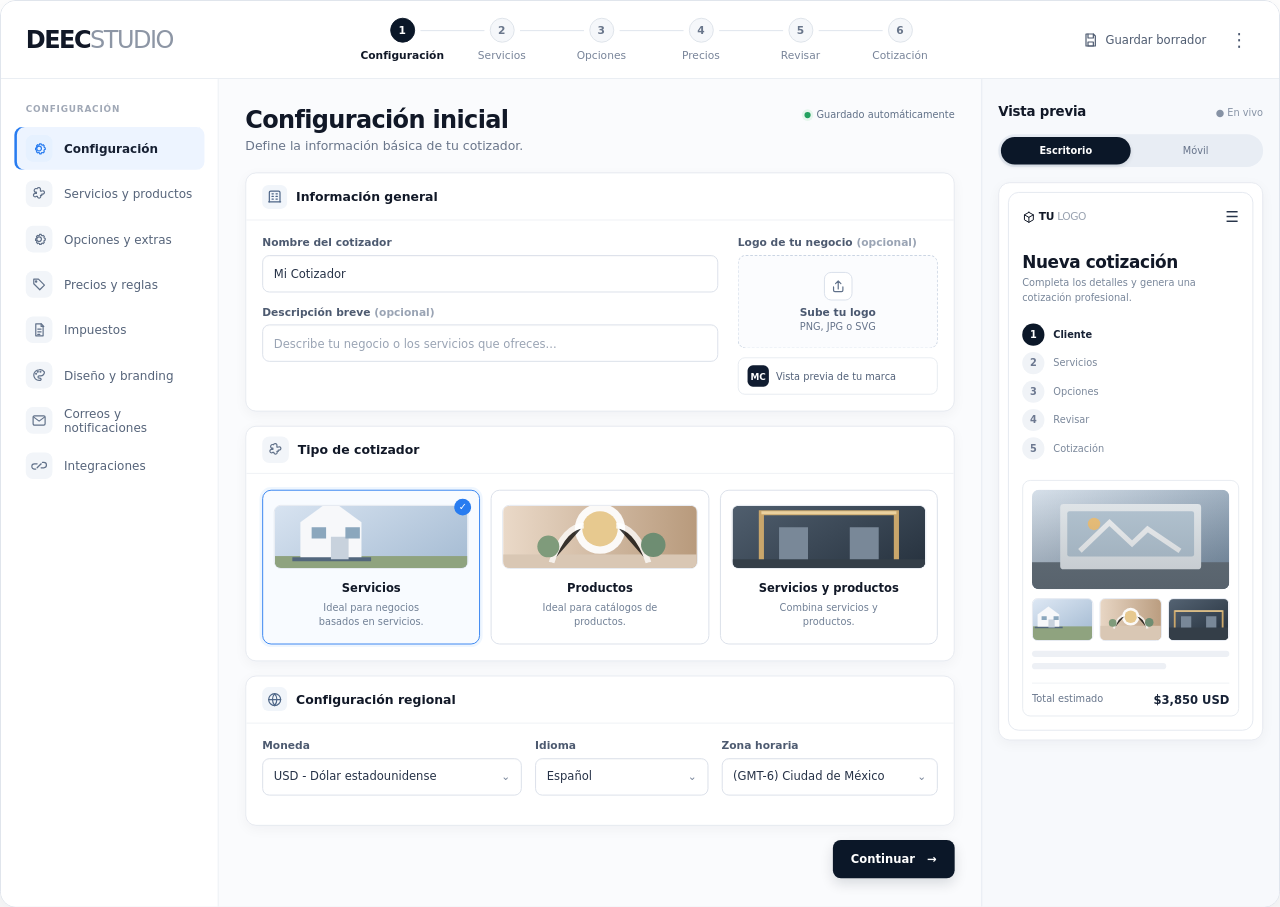
<file: Web Quoting Tools - DEEC Studio/assets/mockups/cotizador-mockup.html>
<!DOCTYPE html>
<html lang="es">
<head>
<meta charset="UTF-8">
<meta name="viewport" content="width=device-width, initial-scale=1.0">
<title>DEEC Studio — Cotizador | Mockup</title>
<!-- Imágenes embebidas: el mockup funciona sin conexión ni recursos externos. -->
<style>
:root{
  --bg:#f4f6fa;
  --surface:#fff;
  --surface-2:#f8fafc;
  --ink:#111827;
  --ink-2:#253149;
  --muted:#69758a;
  --muted-2:#98a2b3;
  --line:#e5e9f0;
  --line-2:#d8dee8;
  --navy:#0b1728;
  --blue:#287cf0;
  --blue-soft:#edf5ff;
  --green:#17834b;
  --green-soft:#eaf8f0;
  --shadow:0 18px 45px rgba(18,31,52,.08);
  --shadow-soft:0 4px 14px rgba(18,31,52,.045);
}
*{box-sizing:border-box}
html,body{margin:0;min-height:100%;font-family:Inter,ui-sans-serif,system-ui,-apple-system,BlinkMacSystemFont,"Segoe UI",sans-serif;color:var(--ink);background:transparent}
button,input,select{font:inherit}
button{cursor:pointer}
.app{
  width:min(1440px,100%);
  margin:0 auto;
  background:var(--surface);
  border:1px solid #dbe1ea;
  border-radius:18px;
  overflow:hidden;
  box-shadow:0 30px 80px rgba(19,31,51,.12);
}

/* TOP NAV */
.topbar{
  height:88px;
  display:flex;
  align-items:center;
  padding:0 28px;
  border-bottom:1px solid var(--line);
  background:rgba(255,255,255,.98);
}
.brand{
  width:230px;
  flex:0 0 230px;
  font-size:27px;
  letter-spacing:-1.7px;
}
.brand b{font-weight:800}
.brand span{font-weight:300;color:#8d96a5}

.steps{
  flex:1;
  display:flex;
  justify-content:center;
  align-self:stretch;
  min-width:0;
}
.step{
  position:relative;
  width:112px;
  display:flex;
  flex-direction:column;
  align-items:center;
  justify-content:center;
  gap:7px;
  color:#788499;
  font-size:12px;
  white-space:nowrap;
}
.step:not(:last-child)::after{
  content:"";
  position:absolute;
  width:72px;
  height:1px;
  background:#dce2eb;
  top:33px;
  left:76px;
}
.step-number{
  width:28px;
  height:28px;
  border:1px solid #dce2e9;
  background:#f5f7fa;
  color:#69768b;
  border-radius:50%;
  display:grid;
  place-items:center;
  font-size:12px;
  font-weight:700;
  position:relative;
  z-index:2;
}
.step.active{color:var(--ink);font-weight:600}
.step.active .step-number{
  color:#fff;
  background:var(--navy);
  border-color:var(--navy);
}
.top-actions{
  width:205px;
  flex:0 0 205px;
  display:flex;
  justify-content:flex-end;
  align-items:center;
  gap:20px;
}
.draft{
  display:flex;
  align-items:center;
  gap:8px;
  color:#4e5b70;
  font-size:13px;
  white-space:nowrap;
}
.icon-btn{
  width:34px;height:34px;
  display:grid;place-items:center;
  border:0;background:transparent;color:#4b5870;
  border-radius:8px;font-size:20px;
}

/* BODY */
.body{
  display:grid;
  grid-template-columns:245px minmax(600px,1fr) 335px;
  min-height:780px;
}
.sidebar{
  border-right:1px solid var(--line);
  padding:24px 15px;
  background:#fff;
}
.side-label{
  padding:4px 13px 12px;
  color:#a0a8b6;
  font-size:10px;
  font-weight:700;
  letter-spacing:.09em;
  text-transform:uppercase;
}
.nav-item{
  min-height:48px;
  display:flex;
  align-items:center;
  gap:13px;
  padding:0 13px;
  margin:3px 0;
  border-radius:9px;
  color:#56647a;
  font-size:13.5px;
}
.nav-item.active{
  color:#172033;
  background:#edf4ff;
  font-weight:650;
  box-shadow:inset 3px 0 0 var(--blue);
}
.nav-icon{
  width:21px;
  height:21px;
  color:#6a7890;
  display:grid;
  place-items:center;
  flex:none;
}
.nav-item.active .nav-icon{color:var(--blue)}

.workspace{
  padding:30px 30px 32px;
  background:#fafbfd;
  min-width:0;
}
.heading{
  display:flex;
  justify-content:space-between;
  align-items:flex-start;
  margin-bottom:22px;
}
.heading h1{
  margin:0;
  font-size:27px;
  letter-spacing:-.75px;
  line-height:1.15;
}
.heading p{
  margin:6px 0 0;
  color:var(--muted);
  font-size:14px;
}
.status{
  display:flex;
  align-items:center;
  gap:7px;
  color:#607087;
  font-size:11px;
  padding-top:4px;
}
.status-dot{
  width:7px;height:7px;border-radius:50%;background:#22a15f;
  box-shadow:0 0 0 3px #e6f6ed;
}

.card{
  background:#fff;
  border:1px solid var(--line);
  border-radius:12px;
  margin-bottom:16px;
  box-shadow:var(--shadow-soft);
  overflow:hidden;
}
.card-head{
  min-height:53px;
  display:flex;
  align-items:center;
  gap:10px;
  padding:0 18px;
  border-bottom:1px solid #edf0f4;
  font-size:14px;
  font-weight:700;
}
.card-head .head-icon{
  width:27px;height:27px;
  border-radius:7px;
  display:grid;place-items:center;
  color:#4e6687;
  background:#f1f5fa;
}
.card-body{padding:18px}
.grid-2{
  display:grid;
  grid-template-columns:minmax(0,1fr) 225px;
  gap:22px;
}
.field{margin-bottom:15px}
.field:last-child{margin-bottom:0}
label{
  display:block;
  margin:0 0 7px;
  color:#4d5a70;
  font-size:12px;
  font-weight:550;
}
.input,.select{
  width:100%;
  height:42px;
  display:flex;
  align-items:center;
  padding:0 12px;
  border:1px solid var(--line-2);
  border-radius:8px;
  background:#fff;
  color:#263247;
  font-size:13px;
  box-shadow:inset 0 1px 1px rgba(20,35,55,.02);
}
.input.placeholder{color:#9aa4b4}
.logo-upload{
  height:105px;
  border:1px dashed #cbd5e3;
  border-radius:9px;
  display:flex;
  justify-content:center;
  align-items:center;
  text-align:center;
  background:#fbfcfe;
  color:#66748b;
  font-size:11px;
}
.upload-icon{
  width:31px;height:31px;
  margin:0 auto 6px;
  border:1px solid #d7dee9;
  border-radius:8px;
  display:grid;place-items:center;
  color:#66758c;
  background:#fff;
  font-size:15px;
}
.logo-upload strong{display:block;color:#4a5870;font-size:12px;margin-bottom:3px}

/* TYPES */
.types{display:grid;grid-template-columns:repeat(3,1fr);gap:12px}
.type{
  position:relative;
  min-height:126px;
  border:1px solid var(--line-2);
  border-radius:10px;
  padding:16px 12px;
  text-align:center;
  background:#fff;
  transition:none;
}
.type.selected{
  border:1.5px solid var(--blue);
  background:#f8fbff;
  box-shadow:0 0 0 3px rgba(40,124,240,.07);
}
.check{
  position:absolute;
  right:9px;top:9px;
  width:19px;height:19px;
  border-radius:50%;
  background:var(--blue);
  color:#fff;
  display:none;
  place-items:center;
  font-size:11px;
}
.type.selected .check{display:grid}
.type-icon{
  width:33px;height:33px;
  margin:0 auto 9px;
  border-radius:9px;
  display:grid;place-items:center;
  background:#f1f5fa;
  color:#536987;
  font-size:16px;
}
.type.selected .type-icon{background:#e7f1ff;color:var(--blue)}
.type strong{font-size:13px}
.type p{margin:6px auto 0;max-width:145px;color:#718096;font-size:11px;line-height:1.45}

/* REGIONAL */
.regional{display:grid;grid-template-columns:1.2fr .8fr 1fr;gap:15px}
.select{justify-content:space-between;gap:10px}
.chevron{color:#78859a;font-size:12px}

/* BUTTON */
.continue{display:flex;justify-content:flex-end;margin-top:4px}
.continue button{
  min-width:137px;
  height:43px;
  border:0;
  border-radius:9px;
  background:var(--navy);
  color:#fff;
  font-size:13px;
  font-weight:650;
  box-shadow:0 6px 14px rgba(7,20,38,.14);
}

/* PREVIEW */
.preview{
  border-left:1px solid var(--line);
  padding:28px 18px 24px;
  background:#f7f9fc;
}
.preview-top{
  display:flex;
  justify-content:space-between;
  align-items:center;
  margin-bottom:16px;
}
.preview h2{margin:0;font-size:15px;letter-spacing:-.2px}
.device-pill{
  display:grid;
  grid-template-columns:1fr 1fr;
  padding:3px;
  border-radius:22px;
  background:#e8edf4;
  margin-bottom:17px;
}
.device-pill span{
  height:31px;
  display:grid;place-items:center;
  border-radius:18px;
  color:#657289;
  font-size:11px;
}
.device-pill .selected{
  color:#fff;
  background:var(--navy);
  font-weight:650;
  box-shadow:0 2px 5px rgba(10,22,39,.12);
}
.preview-shell{
  background:#fff;
  border:1px solid var(--line);
  border-radius:13px;
  padding:10px;
  box-shadow:var(--shadow-soft);
}
.phone{
  border:1px solid #e2e7ee;
  border-radius:12px;
  background:#fff;
  min-height:585px;
  padding:17px 15px 15px;
}
.phone-top{
  display:flex;justify-content:space-between;align-items:center;
  margin-bottom:29px;
}
.mini-brand{font-size:12px;font-weight:800;letter-spacing:-.5px}
.mini-brand span{font-weight:300;color:#9aa3b1}
.hamburger{font-size:17px;color:#27344a}
.phone h3{
  margin:0 0 6px;
  font-size:19px;
  letter-spacing:-.45px;
}
.phone-sub{
  margin:0 0 20px;
  color:#78869a;
  font-size:11px;
  line-height:1.5;
}
.progress{display:grid;gap:7px;margin-bottom:23px}
.progress-item{
  display:flex;align-items:center;gap:10px;
  color:#7a879a;font-size:11px;
}
.progress-item b{
  width:25px;height:25px;border-radius:50%;
  display:grid;place-items:center;
  background:#f0f3f7;color:#6c7890;font-weight:600;
}
.progress-item.active{color:#182235;font-weight:650}
.progress-item.active b{background:var(--navy);color:#fff}
.preview-card{
  border:1px solid #e6eaf0;
  border-radius:9px;
  padding:10px;
}
.preview-image{
  height:112px;border-radius:7px;
  background:linear-gradient(145deg,#edf2f8,#e5ebf3);
  display:grid;place-items:center;
  color:#b6c1d0;font-size:31px;
}
.preview-lines{display:grid;gap:7px;margin-top:11px}
.preview-lines span{height:7px;border-radius:5px;background:#edf0f5}
.preview-lines span:last-child{width:68%}
.preview-total{
  display:flex;justify-content:space-between;
  margin-top:15px;padding-top:11px;
  border-top:1px solid #edf0f4;
  font-size:11px;color:#68768c;
}
.preview-total strong{color:#172236;font-size:13px}


/* ICONOS PROFESIONALES */
.svg-icon{
  width:18px;
  height:18px;
  flex:0 0 18px;
  display:block;
  stroke:currentColor;
  stroke-width:1.8;
  stroke-linecap:round;
  stroke-linejoin:round;
}
.nav-icon-box{
  width:30px;height:30px;
  flex:0 0 30px;
  display:grid;
  place-items:center;
  border-radius:8px;
  background:#f2f5f9;
  color:#62728a;
}
.nav-item.active .nav-icon-box{
  background:#e6f1ff;
  color:var(--blue);
}
.head-icon{
  width:28px;height:28px;
  flex:0 0 28px;
  display:grid;
  place-items:center;
  border-radius:7px;
  background:#f1f5fa;
  color:#536987;
}
.type-icon{
  width:34px;height:34px;
  margin:0 auto 9px;
  display:grid;
  place-items:center;
  border-radius:9px;
  background:#f1f5fa;
  color:#536987;
}
.type.selected .type-icon{
  background:#e7f1ff;
  color:var(--blue);
}
.upload-icon{
  width:32px;height:32px;
  margin:0 auto 6px;
  border:1px solid #d7dee9;
  border-radius:8px;
  display:grid;
  place-items:center;
  color:#60718a;
  background:#fff;
}

/* IMÁGENES DE RELLENO PARA MOCKUP */
.type-image{
  width:100%; height:72px; object-fit:cover; border-radius:8px;
  display:block; margin-bottom:11px; border:1px solid #e2e7ef;
}
.image-preview{position:relative;overflow:hidden;border-radius:8px;height:112px;background:#e9eef5}
.image-preview img{width:100%;height:100%;object-fit:cover;display:block}
.image-preview::after{content:"";position:absolute;inset:0;background:linear-gradient(180deg,rgba(10,20,35,.02),rgba(10,20,35,.18));pointer-events:none}
.gallery-strip{display:grid;grid-template-columns:repeat(3,1fr);gap:7px;margin-top:10px}
.gallery-strip img{width:100%;height:48px;object-fit:cover;border-radius:6px;border:1px solid #e1e6ee;display:block}
.logo-preview{display:flex;align-items:center;gap:8px;margin-top:10px;padding:8px 10px;border:1px solid #e6eaf0;border-radius:8px;background:#fff;color:#526179;font-size:11px}
.logo-preview-mark{width:24px;height:24px;border-radius:6px;display:grid;place-items:center;background:#101c30;color:#fff;font-size:10px;font-weight:800}

/* Below its natural width, the desktop dashboard is scaled down as a
   whole (via JS, see .app-scale-wrap + fitDesktopApp()) instead of
   restructuring into a simplified mobile layout — it always keeps the
   full desktop proportions, just contained/zoomed to fit. */
.app-scale-wrap{ width:100%; overflow:hidden; }
.app{ width:1440px; max-width:none; transform-origin:top left; }
</style>
</head>

<body>
<div class="mockup-stage">
  <div class="app-scale-wrap">
  <div class="app desktop-view">


  <header class="topbar">
    <div class="brand"><b>DEEC</b><span>STUDIO</span></div>

    <div class="steps">
      <div class="step active"><div class="step-number">1</div><div>Configuración</div></div>
      <div class="step"><div class="step-number">2</div><div>Servicios</div></div>
      <div class="step"><div class="step-number">3</div><div>Opciones</div></div>
      <div class="step"><div class="step-number">4</div><div>Precios</div></div>
      <div class="step"><div class="step-number">5</div><div>Revisar</div></div>
      <div class="step"><div class="step-number">6</div><div>Cotización</div></div>
    </div>

    <div class="top-actions">
      <div class="draft"><svg class="svg-icon" viewBox="0 0 24 24" fill="none"><path d="M5 3h11l3 3v15H5z"/><path d="M8 3v6h8V3M8 15h8v6H8z"/></svg> Guardar borrador</div>
      <button class="icon-btn" aria-label="Más opciones">⋮</button>
    </div>
  </header>

  <main class="body">

    <aside class="sidebar">
      <div class="side-label">Configuración</div>
      <div class="nav-item active"><span class="nav-icon-box"><svg class="svg-icon" viewBox="0 0 24 24" fill="none"><path d="M12 8.5a3.5 3.5 0 1 0 0 7 3.5 3.5 0 0 0 0-7Z"/><path d="M19.4 15a1.7 1.7 0 0 0 .34 1.88l.06.06-1.7 1.7-.06-.06a1.7 1.7 0 0 0-1.88-.34 1.7 1.7 0 0 0-1.03 1.56V20h-2.4v-.2a1.7 1.7 0 0 0-1.03-1.56 1.7 1.7 0 0 0-1.88.34l-.06.06-1.7-1.7.06-.06A1.7 1.7 0 0 0 8.46 15a1.7 1.7 0 0 0-1.56-1.03h-.2v-2.4h.2A1.7 1.7 0 0 0 8.46 10a1.7 1.7 0 0 0-.34-1.88l-.06-.06 1.7-1.7.06.06a1.7 1.7 0 0 0 1.88.34A1.7 1.7 0 0 0 12.73 5.2V5h2.4v.2a1.7 1.7 0 0 0 1.03 1.56 1.7 1.7 0 0 0 1.88-.34l.06-.06 1.7 1.7-.06.06A1.7 1.7 0 0 0 19.4 10a1.7 1.7 0 0 0 1.56 1.03h.2v2.4h-.2A1.7 1.7 0 0 0 19.4 15Z"/></svg></span>Configuración</div>
      <div class="nav-item"><span class="nav-icon-box"><svg class="svg-icon" viewBox="0 0 24 24" fill="none"><path d="M9 4.5A2.5 2.5 0 1 1 14 6v2h2a2.5 2.5 0 1 1 1.5 4.5H16v2h-2a2.5 2.5 0 1 1-4.5 1.5H7.5A2.5 2.5 0 1 1 6 11.5H8v-2H6a2.5 2.5 0 1 1 3-5Z"/></svg></span>Servicios y productos</div>
      <div class="nav-item"><span class="nav-icon-box"><svg class="svg-icon" viewBox="0 0 24 24" fill="none"><path d="M12 8.5a3.5 3.5 0 1 0 0 7 3.5 3.5 0 0 0 0-7Z"/><path d="M19.4 15a1.7 1.7 0 0 0 .34 1.88l.06.06-1.7 1.7-.06-.06a1.7 1.7 0 0 0-1.88-.34 1.7 1.7 0 0 0-1.03 1.56V20h-2.4v-.2a1.7 1.7 0 0 0-1.03-1.56 1.7 1.7 0 0 0-1.88.34l-.06.06-1.7-1.7.06-.06A1.7 1.7 0 0 0 8.46 15a1.7 1.7 0 0 0-1.56-1.03h-.2v-2.4h.2A1.7 1.7 0 0 0 8.46 10a1.7 1.7 0 0 0-.34-1.88l-.06-.06 1.7-1.7.06.06a1.7 1.7 0 0 0 1.88.34A1.7 1.7 0 0 0 12.73 5.2V5h2.4v.2a1.7 1.7 0 0 0 1.03 1.56 1.7 1.7 0 0 0 1.88-.34l.06-.06 1.7 1.7-.06.06A1.7 1.7 0 0 0 19.4 10a1.7 1.7 0 0 0 1.56 1.03h.2v2.4h-.2A1.7 1.7 0 0 0 19.4 15Z"/></svg></span>Opciones y extras</div>
      <div class="nav-item"><span class="nav-icon-box"><svg class="svg-icon" viewBox="0 0 24 24" fill="none"><path d="m20 13-7 7-9-9V4h7l9 9Z"/><circle cx="7.5" cy="7.5" r="1"/></svg></span>Precios y reglas</div>
      <div class="nav-item"><span class="nav-icon-box"><svg class="svg-icon" viewBox="0 0 24 24" fill="none"><path d="M7 3h8l3 3v15H7z"/><path d="M15 3v4h4M10 11h5M10 15h5M10 19h3"/></svg></span>Impuestos</div>
      <div class="nav-item"><span class="nav-icon-box"><svg class="svg-icon" viewBox="0 0 24 24" fill="none"><path d="M12 4a8 8 0 0 0 0 16h1.2a1.8 1.8 0 0 0 0-3.6H12a1.7 1.7 0 0 1 0-3.4h2.5A5.5 5.5 0 0 0 20 7.5 7.98 7.98 0 0 0 12 4Z"/><circle cx="7.5" cy="10" r=".7"/><circle cx="10" cy="7" r=".7"/><circle cx="14" cy="7" r=".7"/></svg></span>Diseño y branding</div>
      <div class="nav-item"><span class="nav-icon-box"><svg class="svg-icon" viewBox="0 0 24 24" fill="none"><rect x="3" y="5" width="18" height="14" rx="2"/><path d="m4 7 8 6 8-6"/></svg></span>Correos y notificaciones</div>
      <div class="nav-item"><span class="nav-icon-box"><svg class="svg-icon" viewBox="0 0 24 24" fill="none"><path d="m9 15 6-6"/><path d="M7 17H5a4 4 0 0 1 0-8h4M17 7h2a4 4 0 0 1 0 8h-4"/></svg></span>Integraciones</div>
    </aside>

    <section class="workspace">
      <div class="heading">
        <div>
          <h1>Configuración inicial</h1>
          <p>Define la información básica de tu cotizador.</p>
        </div>
        <div class="status"><span class="status-dot"></span> Guardado automáticamente</div>
      </div>

      <section class="card">
        <div class="card-head">
          <span class="head-icon"><svg class="svg-icon" viewBox="0 0 24 24" fill="none"><path d="M4 20V6a2 2 0 0 1 2-2h12a2 2 0 0 1 2 2v14"/><path d="M8 8h2M14 8h2M8 12h2M14 12h2M8 16h2M14 16h2M3 20h18"/></svg></span>
          Información general
        </div>
        <div class="card-body grid-2">
          <div>
            <div class="field">
              <label>Nombre del cotizador</label>
              <div class="input">Mi Cotizador</div>
            </div>
            <div class="field">
              <label>Descripción breve <span style="color:#9aa4b4">(opcional)</span></label>
              <div class="input placeholder">Describe tu negocio o los servicios que ofreces...</div>
            </div>
          </div>
          <div>
            <label>Logo de tu negocio <span style="color:#9aa4b4">(opcional)</span></label>
            <div class="logo-upload">
              <div>
                <div class="upload-icon"><svg class="svg-icon" viewBox="0 0 24 24" fill="none"><path d="M12 16V4M8 8l4-4 4 4"/><path d="M5 13v5a2 2 0 0 0 2 2h10a2 2 0 0 0 2-2v-5"/></svg></div>
                <strong>Sube tu logo</strong>
                PNG, JPG o SVG
              </div>
            </div>
            <div class="logo-preview">
              <div class="logo-preview-mark">MC</div>
              <span>Vista previa de tu marca</span>
            </div>
          </div>
        </div>
      </section>

      <section class="card">
        <div class="card-head">
          <span class="nav-icon-box"><svg class="svg-icon" viewBox="0 0 24 24" fill="none"><path d="M9 4.5A2.5 2.5 0 1 1 14 6v2h2a2.5 2.5 0 1 1 1.5 4.5H16v2h-2a2.5 2.5 0 1 1-4.5 1.5H7.5A2.5 2.5 0 1 1 6 11.5H8v-2H6a2.5 2.5 0 1 1 3-5Z"/></svg></span>
          Tipo de cotizador
        </div>
        <div class="card-body types">
          <div class="type selected">
            <span class="check">✓</span>
            <img class="type-image" src="[data-uri]" alt="">
            <strong>Servicios</strong>
            <p>Ideal para negocios basados en servicios.</p>
          </div>
          <div class="type">
            <img class="type-image" src="[data-uri]" alt="">
            <strong>Productos</strong>
            <p>Ideal para catálogos de productos.</p>
          </div>
          <div class="type">
            <img class="type-image" src="[data-uri]" alt="">
            <strong>Servicios y productos</strong>
            <p>Combina servicios y productos.</p>
          </div>
        </div>
      </section>

      <section class="card">
        <div class="card-head">
          <span class="head-icon"><svg class="svg-icon" viewBox="0 0 24 24" fill="none"><circle cx="12" cy="12" r="9"/><path d="M3 12h18M12 3a14 14 0 0 1 0 18M12 3a14 14 0 0 0 0 18"/></svg></span>
          Configuración regional
        </div>
        <div class="card-body regional">
          <div class="field">
            <label>Moneda</label>
            <div class="select">USD - Dólar estadounidense <span class="chevron">⌄</span></div>
          </div>
          <div class="field">
            <label>Idioma</label>
            <div class="select">Español <span class="chevron">⌄</span></div>
          </div>
          <div class="field">
            <label>Zona horaria</label>
            <div class="select">(GMT-6) Ciudad de México <span class="chevron">⌄</span></div>
          </div>
        </div>
      </section>

      <div class="continue"><button>Continuar&nbsp;&nbsp; →</button></div>
    </section>

    <aside class="preview">
      <div class="preview-top">
        <h2>Vista previa</h2>
        <span style="font-size:11px;color:#8793a5">● En vivo</span>
      </div>

      <div class="device-pill">
        <span class="selected">Escritorio</span>
        <span>Móvil</span>
      </div>

      <div class="preview-shell">
        <div class="phone">
          <div class="phone-top">
            <div class="mini-brand"><svg class="svg-icon" style="display:inline-block;vertical-align:-4px;width:15px;height:15px" viewBox="0 0 24 24" fill="none"><path d="m12 3 8 4.5v9L12 21l-8-4.5v-9L12 3Z"/><path d="m4 7.5 8 4.5 8-4.5M12 12v9"/></svg> TU <span>LOGO</span></div>
            <div class="hamburger">☰</div>
          </div>
          <h3>Nueva cotización</h3>
          <p class="phone-sub">Completa los detalles y genera una cotización profesional.</p>

          <div class="progress">
            <div class="progress-item active"><b>1</b> Cliente</div>
            <div class="progress-item"><b>2</b> Servicios</div>
            <div class="progress-item"><b>3</b> Opciones</div>
            <div class="progress-item"><b>4</b> Revisar</div>
            <div class="progress-item"><b>5</b> Cotización</div>
          </div>

          <div class="preview-card">
            <div class="image-preview">
              <img src="[data-uri]" alt="">
            </div>
            <div class="gallery-strip">
              <img src="[data-uri]" alt="">
              <img src="[data-uri]" alt="">
              <img src="[data-uri]" alt="">
            </div>
            <div class="preview-lines"><span></span><span></span></div>
            <div class="preview-total"><span>Total estimado</span><strong>$3,850 USD</strong></div>
          </div>
        </div>
      </div>
    </aside>

  </main>
</div>
  </div>
</div>

<style>
.mockup-stage{padding-top:0}
</style>

<script src="cotizador-mockup.js"></script>
</body>
</html>
</file>
<file: Web Quoting Tools - DEEC Studio/styles.css>
/* =============================================================
   DEEC Studio — styles.css
   Premium / editorial / minimalist digital product landing.
   Single stylesheet, sectioned. No preprocessor, no framework.
   ============================================================= */

/* =============================================================
   1. Tokens
   ============================================================= */
:root {
  /* DEEC Studio house palette — earthy/editorial, not SaaS-blue */
  --bg:        #F8F9FB;
  --bg-2:      #EEF1F5;
  --paper:     #ffffff;
  --ink:       #0B1220;
  --ink-soft:  #0B1220;
  --ink-mute:  #667085;
  --ink-faint: #6B7686;
  --moss:      #102A43;
  --moss-2:    #071A2B;
  --moss-soft: #DCE6F0;
  --urgent:      #c23b32;
  --success:     #1F7A4D; /* muted forest green — reserved for actual success/confirmation states (e.g. the "Gracias" checkmark), kept separate from --moss/--accent which despite its name is navy, not green */
  --title-accent: #102A43; /* headline emphasis color (em inside h1/h2) — not the brand accent */
  --title-accent-soft: #DCE6F0; /* lighter tint for headline emphasis on dark section backgrounds */
  --cream:     #FFFFFF;

  /* aliases so brand color / labels map onto the DEEC system */
  --accent:      var(--moss);
  --accent-2:    var(--moss-2);
  --accent-soft: var(--moss-soft);

  --line:      rgba(11, 18, 32, 0.12);
  --line-soft: rgba(11, 18, 32, 0.07);

  --shadow-soft: 0 24px 60px -30px rgba(11, 18, 32, 0.35);
  --shadow-lift: 0 40px 90px -35px rgba(11, 18, 32, 0.45);

  --display: "Satoshi", "Switzer", -apple-system, BlinkMacSystemFont, "Segoe UI", sans-serif;
  --sans: "Switzer", -apple-system, BlinkMacSystemFont, "Segoe UI", sans-serif;
  --serif: var(--display);
  --mono: var(--sans);

  --ease-out:  cubic-bezier(0.16, 1, 0.3, 1);
  --ease-soft: cubic-bezier(0.25, 0.46, 0.45, 0.94);

  --container: 1180px;
  --gutter: 1.5rem;
  --radius-sm: 3px;
  --radius-md: 3px;
  --radius-lg: 4px;
}

/* =============================================================
   2. Reset & base
   ============================================================= */
*, *::before, *::after { box-sizing: border-box; margin: 0; }
html {
  -webkit-text-size-adjust: 100%;
  tab-size: 2;
  /* No scroll-behavior:smooth here on purpose — it used to make ALL
     scrolling (mouse wheel/trackpad included, not just anchor jumps)
     feel inertial/delayed instead of tracking the input 1:1. Every
     place that actually wants a smooth scroll (nav anchor links,
     checkout step transitions, the pv-mockup timeline/compare-carousel)
     already requests it explicitly via scrollTo()/scrollIntoView()'s
     own `behavior: "smooth"` option in main.js, so removing the
     blanket CSS version doesn't lose anything. */
  overflow-x: clip;
}
body {
  font-family: var(--sans);
  font-size: 16px;
  line-height: 1.6;
  color: var(--ink-soft);
  background: var(--bg);
  -webkit-font-smoothing: antialiased;
  -moz-osx-font-smoothing: grayscale;
  text-rendering: optimizeLegibility;
  overflow-x: clip;
  overscroll-behavior-y: none;
}
img, svg, video { display: block; max-width: 100%; }
img { height: auto; }
button { font: inherit; color: inherit; cursor: pointer; border: 0; background: none; }
a { color: inherit; text-decoration: none; }
p { text-wrap: pretty; }
h1, h2, h3, h4 { text-wrap: balance; line-height: 1.03; letter-spacing: -0.025em; color: var(--ink); font-weight: 800; font-family: var(--display); }
ul { list-style: none; padding: 0; }
::selection { background: var(--accent); color: var(--cream); }

:focus-visible {
  outline: 2px solid var(--accent);
  outline-offset: 3px;
  border-radius: 3px;
}

/* =============================================================
   3. Utilities
   ============================================================= */
.skip-link {
  position: fixed; top: -100px; left: 1rem;
  padding: .7rem 1.1rem; background: var(--ink); color: var(--cream);
  z-index: 9999; border-radius: 4px; font-weight: 600; font-size: .9rem;
}
.skip-link:focus { top: 1rem; }

.container {
  width: 100%;
  max-width: var(--container);
  margin-inline: auto;
  padding-inline: var(--gutter);
}

.eyebrow {
  display: inline-flex;
  align-items: center;
  gap: .5rem;
  font-family: var(--mono);
  font-size: .72rem;
  letter-spacing: .14em;
  text-transform: uppercase;
  color: var(--accent);
  margin-bottom: 1.1rem;
}
.eyebrow::before {
  content: "";
  width: 6px; height: 6px; border-radius: 50%;
  background: var(--accent);
}

.section {
  padding-block: clamp(4rem, 9vw, 8rem);
  position: relative;
}
.section-head {
  max-width: 44rem;
  margin-bottom: clamp(2.5rem, 5vw, 4rem);
}
.section-head.is-center { margin-inline: auto; text-align: center; }
.section-head.is-center .eyebrow { justify-content: center; }
.section-head.is-center h2 { margin-inline: auto; }

em { font-style: normal; color: var(--title-accent); font-family: inherit; font-weight: inherit; }

[data-reveal] {
  opacity: 0;
  transform: translateY(28px);
  transition: opacity .8s var(--ease-soft), transform .8s var(--ease-soft);
}
[data-reveal].is-revealed { opacity: 1; transform: none; }
[data-reveal][data-reveal-delay="1"] { transition-delay: .08s; }
[data-reveal][data-reveal-delay="2"] { transition-delay: .16s; }
[data-reveal][data-reveal-delay="3"] { transition-delay: .24s; }
[data-reveal][data-reveal-delay="4"] { transition-delay: .32s; }
[data-reveal][data-reveal-delay="5"] { transition-delay: .40s; }
[data-reveal][data-reveal-delay="6"] { transition-delay: .48s; }
[data-reveal][data-reveal-delay="7"] { transition-delay: .56s; }
[data-reveal][data-reveal-delay="8"] { transition-delay: .64s; }
[data-reveal][data-reveal-delay="9"] { transition-delay: .72s; }
[data-reveal][data-reveal-delay="10"] { transition-delay: .80s; }

/* Scroll-driven assembly — same [data-reveal]/.is-revealed mechanism
   (initReveals() in main.js), just with a per-piece starting direction
   instead of the default translateY(28px), and a quicker transition so
   a dozen staggered pieces (see the hero mockup) finish converging in
   about a second rather than reveal's usual slower single-element .8s.
   Used on the hero product mockup: sidebar slides in from the left,
   topbar from the top, everything else from below — reads as the UI
   assembling itself rather than one block fading in. */
[data-reveal][data-assembly-from] {
  transition: opacity .45s var(--ease-soft), transform .45s var(--ease-soft);
}
/* :not(.is-revealed) so these never outrank [data-reveal].is-revealed's
   own transform:none reset above — same specificity otherwise, and
   without this the piece would stay stuck at its offset forever. */
[data-reveal][data-assembly-from="left"]:not(.is-revealed) { transform: translateX(-28px); }
[data-reveal][data-assembly-from="top"]:not(.is-revealed) { transform: translateY(-16px); }

/* =============================================================
   4. Buttons
   ============================================================= */
.btn {
  display: inline-flex;
  align-items: center;
  justify-content: center;
  gap: .6rem;
  padding: 1rem 1.9rem;
  border-radius: var(--radius-sm);
  font-weight: 700;
  font-size: .95rem;
  letter-spacing: .01em;
  white-space: nowrap;
  transition: transform .45s var(--ease-soft), box-shadow .45s var(--ease-soft), background-color .3s var(--ease-out);
}
/* .btn's own display: inline-flex outranks the UA stylesheet's
   [hidden]{display:none} (equal specificity, .btn comes second in
   source order) — confirmed live during checkout E2E testing: the
   "Continuar al pago" button (lib/checkout.js's setButtonState("hidden"),
   which sets the hidden attribute) stayed visually on top of the
   mounted Whop iframe instead of disappearing. Same fix already applied
   per-component elsewhere in this file (.cookie-modal[hidden], etc.). */
.btn[hidden] { display: none; }
.btn-primary {
  background: var(--moss);
  color: var(--cream);
  box-shadow: var(--shadow-soft);
}
.btn-primary:hover {
  transform: translateY(-3px);
  background: var(--moss-2);
  box-shadow: var(--shadow-lift);
}
.btn-primary:active { transform: translateY(-1px); transition-duration: .12s; }
.btn-lg { padding: 1.15rem 2.4rem; font-size: 1.02rem; }

.price-tag {
  font-family: var(--mono);
  font-size: .82rem;
  letter-spacing: .02em;
  opacity: .85;
}

/* =============================================================
   5. Nav
   ============================================================= */
.nav {
  position: fixed;
  top: clamp(.75rem, 2vw, 1.25rem);
  left: 50%;
  transform: translateX(-50%);
  z-index: 100;
  width: calc(100% - 1.5rem);
  display: flex;
  align-items: center;
  padding-block: .7rem;
  border-radius: 3px;
  border: 1px solid rgba(11, 18, 32, 0.08);
  background: rgba(255, 255, 255, 0.62);
  backdrop-filter: blur(16px) saturate(180%);
  -webkit-backdrop-filter: blur(16px) saturate(180%);
  box-shadow: 0 10px 30px -14px rgba(11, 18, 32, 0.18);
  transition: box-shadow .4s var(--ease-out), background-color .4s var(--ease-out);
}
.nav.is-scrolled {
  background: rgba(255, 255, 255, 0.8);
  box-shadow: 0 14px 34px -14px rgba(11, 18, 32, 0.26);
}
.nav-inner {
  width: 100%;
  max-width: var(--container);
  margin-inline: auto;
  /* px, not rem/vw-with-rem-bounds: the icons/flags/hamburger this row
     holds are all fixed px sizes already, so rem-based padding/gaps here
     could grow (e.g. on Android devices with a larger "font size"
     accessibility setting) without the row's available width growing to
     match, pushing the row past budget and wrapping nav-actions onto a
     second line under the logo. That was compounding an already-tight
     fit on ~360-390px phones even at 100% scale — see the extra
     narrow-width tightening below (max-width: 719px / 374px). Fixed px
     keeps this structural spacing immune to OS text-scaling, which is
     meant for reading text, not fixed-size icon chrome. */
  padding-inline: clamp(16px, 3vw, 28px);
  display: flex;
  align-items: center;
  justify-content: space-between;
  flex-wrap: wrap;
  row-gap: 10px;
  column-gap: 16px;
}
.nav-brand { display: inline-flex; }
.nav-brand-logo { height: 30px; width: auto; display: block; }
.nav-actions { display: flex; align-items: center; gap: 11px; }
.lang-toggle { display: inline-flex; align-items: center; gap: 5px; }
.lang-btn {
  display: inline-flex; padding: 2px;
  border-radius: 2px;
  opacity: .45;
  transform: scale(.92);
  transition: opacity .3s var(--ease-out), transform .3s var(--ease-out);
}
.lang-btn.is-active { opacity: 1; transform: scale(1); }
.lang-btn .flag { width: 20px; height: 14px; display: block; border-radius: 1px; }

/* "Single" language toggle (checkout's nav) — no flags, and only the
   current language's own name is ever visible; the hidden button is
   still in the DOM so main.js's existing [data-lang] wiring (and the
   single-mode click handler in initLangToggle) keep working untouched. */
.lang-toggle-single .lang-btn {
  display: none;
  padding: .45rem .8rem;
  border-radius: 999px;
  border: 1px solid var(--line);
  background: var(--paper);
  color: var(--ink);
  font-size: .8rem;
  font-weight: 600;
  opacity: 1;
  transform: none;
  transition: border-color .3s var(--ease-out), color .3s var(--ease-out);
}
.lang-toggle-single .lang-btn.is-active { display: inline-flex; }
.lang-toggle-single .lang-btn:hover { border-color: var(--moss); color: var(--moss); }

/* "Flat" nav (checkout) — the hamburger and language buttons lose their
   circular bordered "bubble" background and read as plain, quiet
   controls instead; the language button keeps the abbreviated code
   (ES/EN) plus a chevron as the only affordance that it opens options. */
.nav-flat .menu-toggle { border: none; background: none; border-radius: 0; }
.nav-flat .lang-toggle-single .lang-btn {
  border: none;
  background: none;
  border-radius: 0;
  padding: .3rem .1rem;
  gap: .3rem;
  align-items: center;
}
.nav-flat .lang-toggle-single .lang-btn:hover { border-color: transparent; }
.lang-btn-chevron { width: .7rem; height: .7rem; flex: none; color: var(--ink-faint); transition: color .3s var(--ease-out); }
.nav-flat .lang-toggle-single .lang-btn:hover .lang-btn-chevron { color: var(--moss); }

.menu-toggle {
  position: relative;
  width: 38px; height: 38px;
  border-radius: 50%;
  display: grid; place-items: center;
  gap: 3px;
  border: 1px solid var(--line);
  transition: border-color .3s var(--ease-out);
}
.menu-toggle-bar {
  position: absolute;
  width: 15px; height: 1.6px;
  background: var(--ink);
  transition: transform .35s var(--ease-soft), opacity .25s var(--ease-soft);
}
.menu-toggle-bar:nth-child(1) { transform: translateY(-5px); }
.menu-toggle-bar:nth-child(2) { transform: translateY(0); }
.menu-toggle-bar:nth-child(3) { transform: translateY(5px); }
.menu-toggle[aria-expanded="true"] .menu-toggle-bar:nth-child(1) { transform: translateY(0) rotate(45deg); }
.menu-toggle[aria-expanded="true"] .menu-toggle-bar:nth-child(2) { opacity: 0; }
.menu-toggle[aria-expanded="true"] .menu-toggle-bar:nth-child(3) { transform: translateY(0) rotate(-45deg); }

/* Menu dropdown panel — anchored, not full-screen; used at every breakpoint */
.menu-backdrop {
  position: fixed; inset: 0; z-index: 95;
  background: rgba(11, 18, 32, .32);
  opacity: 0;
  transition: opacity .35s var(--ease-out);
}
.menu-backdrop.is-open { opacity: 1; }
.menu-panel {
  position: fixed;
  top: calc(var(--nav-h, 70px) + .6rem);
  right: clamp(1rem, 3vw, 2rem);
  z-index: 96;
  width: min(88vw, 320px);
  max-height: calc(100vh - var(--nav-h, 70px) - 2.6rem);
  overflow-y: auto;
  background: var(--paper);
  border-radius: 2px;
  border: 1px solid var(--line);
  box-shadow: var(--shadow-lift);
  padding: .6rem;
  transform-origin: top right;
  transform: scale(0.94) translateY(-8px);
  opacity: 0;
  pointer-events: none;
  transition: transform .3s var(--ease-out), opacity .25s var(--ease-out);
}
.menu-panel.is-open { transform: scale(1) translateY(0); opacity: 1; pointer-events: auto; }
.menu-list { display: grid; }
.menu-list a {
  display: block;
  padding: .75rem .9rem;
  font-size: .95rem;
  font-weight: 500;
  color: var(--ink-soft);
  border-radius: 2px;
  transition: background-color .25s var(--ease-out), color .25s var(--ease-out);
}
.menu-list a:hover { background: var(--bg-2); color: var(--ink); }
.menu-list li + li { margin-top: 2px; }

@media (max-width: 719px) {
  .nav-brand-logo { height: 24px; }
  /* Narrows to the mobile size (34px) to help keep the row on one line
     with the logo on phones in the ~360-412px range (see the nav-inner
     comment above). */
  .menu-toggle { width: 34px; height: 34px; }
  .menu-panel { right: 1rem; width: min(90vw, 300px); }
  .lang-toggle .flag { width: 20px; height: 14px; }
  .nav-inner { padding-inline: 12px; column-gap: 10px; }
  .nav-actions { gap: 8px; }
}

@media (max-width: 374px) {
  /* Narrowest phones (iPhone SE-class and small/budget Android, ≤360px)
     need a bit more room back — shrinking the logo a step further than
     the regular mobile size above is the same responsive-sizing pattern
     already used between desktop (55px) and mobile (44px), just one more
     step for this width range; the artwork/branding itself doesn't change.
     Icon/hamburger buttons and padding get one more trim too — verified
     down to 320px (iPhone SE width) with the row still fitting on one
     line, including with Android's text-size accessibility setting maxed
     out (tested by forcing the root font-size up to 150%). */
  .nav-brand-logo { height: 21px; }
  .nav-inner { padding-inline: 8px; column-gap: 8px; }
  .nav-actions { gap: 6px; }
  .lang-toggle { gap: 3px; }
  .menu-toggle { width: 30px; height: 30px; }
}

/* =============================================================
   6. Hero
   ============================================================= */
/* Deep navy base + soft blurred color fields for an artistic,
   cinematic depth (.hero-artwork, pure CSS, pointer-events:none,
   z-index 0 so it always sits behind the real content) instead of any
   grid/nodes/badges. The center stays clean — it's just dark solid
   color behind the (now light-colored) copy, no overlay there. */
/* Full-viewport at every breakpoint — the Hero is the entire first
   screen, nothing from the next section peeks in before the visitor
   scrolls. Content is vertically centered within that full-height box
   via flex; if content ever runs taller than the viewport (very long
   translated copy, huge zoom level) the box just grows to fit it
   instead of clipping. */
.hero {
  position: relative;
  background: linear-gradient(165deg, var(--moss) 0%, var(--ink) 55%, var(--moss-2) 100%);
  padding-top: clamp(7.5rem, 16vw, 10.5rem);
  padding-bottom: clamp(3rem, 6vw, 5rem);
  overflow: hidden;
  min-height: 100svh;
  display: flex;
  flex-direction: column;
  align-items: center;
  justify-content: flex-start;
  gap: clamp(2.5rem, 6vw, 4rem);
}
.hero-artwork {
  position: absolute;
  inset: 0;
  z-index: 0;
  pointer-events: none;
  overflow: hidden;
}
.hero-artwork-shape {
  position: absolute;
  border-radius: 50%;
  filter: blur(70px);
}
.hero-artwork-shape-1 {
  width: 56vw; height: 56vw;
  top: -22%; left: -12%;
  background: radial-gradient(circle, rgba(132, 185, 255, .32), transparent 72%);
}
.hero-artwork-shape-2 {
  width: 48vw; height: 48vw;
  bottom: -26%; right: -14%;
  background: radial-gradient(circle, rgba(74, 143, 209, .3), transparent 72%);
}
.hero-artwork-shape-3 {
  width: 34vw; height: 34vw;
  top: 22%; right: 8%;
  background: radial-gradient(circle, rgba(255, 255, 255, .1), transparent 70%);
}
@media (max-width: 767px) {
  .hero-artwork-shape-1 { width: 90vw; height: 90vw; top: -30%; left: -30%; }
  .hero-artwork-shape-2 { width: 80vw; height: 80vw; bottom: -30%; right: -30%; }
  .hero-artwork-shape-3 { display: none; }
  /* The scaled-down mockup is much shorter than the rest of the hero
     content, so forcing min-height:100svh here just leaves a large
     empty gap below it instead of the section hugging its content. */
  .hero { min-height: 0; padding-bottom: clamp(1.5rem, 6vw, 2.5rem); gap: clamp(1.5rem, 6vw, 2.5rem); }
}
/* --- The "luces" + small tooltips from the earlier tech-matrix
   treatment, brought back on top of the grid above — restyled as a
   light-on-dark glass look instead of the old white cards. A handful
   of reusable node elements (not 50 permanent ones) get moved to a
   freshly-picked spot from a runtime-built pool of up to ~50 grid
   positions (buildHeroMatrixPool() in main.js) every cycle: dot
   lights -> its badge fades in next to it with a random term + tint
   -> both hold -> both fade out -> freed -> reassigned elsewhere.
   Every layer here is aria-hidden, pointer-events:none and lives
   behind the real content (z-index 1 vs .hero-inner's 3) inside
   .hero's own overflow:hidden box — decoration only. The pool itself
   already excludes the content's bounding box (+ buffer), so nothing
   here needs a painted "clean zone" cutout the way it did against a
   flat-color Hero background. --- */
.hero-matrix-nodes {
  position: absolute;
  inset: 0;
  z-index: 1;
  pointer-events: none;
}
.matrix-node {
  position: absolute;
  display: none;
  width: 1px;
  height: 1px;
}
.matrix-node.is-enabled { display: block; }
.matrix-dot {
  position: absolute;
  top: -3px;
  left: -3px;
  width: 7px;
  height: 7px;
  border-radius: 50%;
  background: rgba(255, 255, 255, .7);
  opacity: .35;
  transition: opacity 1.1s var(--ease-soft), box-shadow 1.1s var(--ease-soft), background-color 1.1s var(--ease-soft);
}
.matrix-dot.is-lit {
  opacity: 1;
  box-shadow: 0 0 0 6px color-mix(in srgb, currentColor 22%, transparent), 0 0 14px 2px color-mix(in srgb, currentColor 45%, transparent);
}
.matrix-dot.c-blue    { color: #9CC7FF; background: #9CC7FF; }
.matrix-dot.c-skyblue { color: #BFE3FF; background: #BFE3FF; }
.matrix-dot.c-green   { color: #8FE6B5; background: #8FE6B5; }
.matrix-dot.c-gray    { color: rgba(255, 255, 255, .82); background: rgba(255, 255, 255, .82); }
.node-badge {
  --tx: 12px;
  --ty: -12px;
  position: absolute;
  top: 0;
  left: 0;
  transform: translate(var(--tx), var(--ty));
  display: inline-flex;
  align-items: center;
  gap: .32rem;
  max-width: 38vw;
  background: rgba(255, 255, 255, .07);
  border: 1px solid rgba(255, 255, 255, .16);
  border-radius: var(--radius-lg);
  backdrop-filter: blur(6px);
  -webkit-backdrop-filter: blur(6px);
  font-family: var(--mono);
  font-weight: 600;
  letter-spacing: .02em;
  font-size: .68rem;
  padding: .3rem .6rem .3rem .4rem;
  color: #fff;
  opacity: 0;
  transition: opacity 1s var(--ease-soft);
}
.node-badge.is-visible { opacity: 1; }
.node-badge.dir-left { --tx: calc(-100% - 12px); }
.node-badge-icon {
  flex-shrink: 0;
  display: inline-flex;
  width: 14px;
  height: 14px;
}
.node-badge-icon svg { width: 100%; height: 100%; }
.node-badge-text {
  white-space: nowrap;
  overflow: hidden;
  text-overflow: ellipsis;
}
.node-badge.c-blue    { color: #9CC7FF; border-color: rgba(156, 199, 255, .35); background: rgba(156, 199, 255, .1); }
.node-badge.c-skyblue { color: #BFE3FF; border-color: rgba(191, 227, 255, .35); background: rgba(191, 227, 255, .08); }
.node-badge.c-green   { color: #8FE6B5; border-color: rgba(143, 230, 181, .32); background: rgba(143, 230, 181, .08); }
.node-badge.c-gray    { color: rgba(255, 255, 255, .85); border-color: rgba(255, 255, 255, .2); background: rgba(255, 255, 255, .06); }
@media (prefers-reduced-motion: reduce) {
  .matrix-dot, .node-badge { transition: none; }
}
@media (max-width: 767px) {
  .node-badge { font-size: .6rem; padding: .28rem .5rem; }
}

/* --- Hero text/controls repainted for the dark background above —
   same pattern .industrias and .deseo already use for their own navy
   bands elsewhere on the page. Every selector here is prefixed with
   `.hero` (not just the bare class) specifically so it outranks that
   class's own base rule further down the file regardless of source
   order — these are two-class selectors beating one-class ones, not
   a coin flip on which comes last. --- */
.hero .hero-kicker { color: rgba(255, 255, 255, .82); }
.hero .hero-kicker::before { background: rgba(255, 255, 255, .82); }
.hero .hero-title { color: #fff; }
.hero .hero-title em { color: #86B9FF; }
.hero .hero-title .hero-title-accent { color: #86B9FF; }
.hero .hero-sub { color: rgba(255, 255, 255, .76); }
.hero .hero-cta .btn-hero {
  background: #fff;
  color: var(--moss-2);
}
.hero .hero-cta .btn-hero:hover { background: #fff; opacity: .92; }
.hero .hero-trustbar svg {
  color: var(--success);
  background: color-mix(in srgb, var(--success) 16%, var(--paper));
  border-radius: 50%;
  width: 32px;
  height: 32px;
  padding: 8px;
  box-sizing: border-box;
}
.hero .hero-trustbar strong { color: #fff; }
.hero .hero-trustbar small { color: rgba(255, 255, 255, .58); }
.hero .hero-inner .hero-rating { color: rgba(255, 255, 255, .78); }
.hero .hero-rating-score { color: #fff; }
.hero-inner {
  display: flex;
  flex-direction: column;
  align-items: center;
  gap: 1.1rem;
  max-width: 40rem;
  margin-inline: auto;
  text-align: center;
  position: relative;
  z-index: 3;
}
.hero-copy { max-width: none; min-width: 0; display: flex; flex-direction: column; align-items: center; }
.hero-title { margin-inline: auto; }
.hero-sub { margin-inline: auto; }
.mockup {
  position: relative;
  border-radius: var(--radius-lg);
  box-shadow: var(--shadow-lift);
  border: 1px solid var(--line);
  overflow: hidden;
  transform: rotateY(-8deg) rotateX(3deg);
  transition: transform .6s var(--ease-out);
  will-change: transform;
}
/* Small disclaimer under every product mockup on the page — they all
   use the same illustrative catering example data (Nova Servicios,
   wedding bookings, etc.), not a live screenshot of the real product
   configured for the visitor's own business. */
.mockup-caption {
  margin-top: .6rem;
  text-align: center;
  font-family: var(--mono);
  font-size: .68rem;
  letter-spacing: .03em;
  color: var(--ink-faint);
}
.hero-kicker {
  display: inline-flex;
  align-items: center;
  gap: .55rem;
  font-family: var(--mono);
  font-weight: 600;
  font-size: .72rem;
  letter-spacing: .1em;
  text-transform: uppercase;
  color: var(--accent);
  margin-bottom: 1.4rem;
}
.hero-kicker::before {
  content: "";
  flex-shrink: 0;
  width: 6px; height: 6px; border-radius: 50%;
  background: var(--accent);
}
.hero-title {
  font-family: var(--display);
  font-weight: 900;
  letter-spacing: -0.03em;
  font-size: clamp(2.6rem, 9vw, 3.4rem);
  line-height: 1.08;
  max-width: 30ch;
}
.hero-title em { display: block; margin-top: .1em; }
.hero-title-break { display: none; }
@media (min-width: 768px) {
  .hero-inner { max-width: 60rem; }
  .hero-title { font-size: clamp(3.2rem, 4.8vw, 4rem); max-width: 24ch; }
  .hero-title-break { display: block; }
}
.hero-sub {
  margin-top: 1.6rem;
  font-size: clamp(1.05rem, 1.6vw, 1.25rem);
  color: var(--ink-mute);
  max-width: 38rem;
  line-height: 1.55;
}
.hero-cta {
  margin-top: .4rem;
  text-align: center;
  width: 100%;
  max-width: 26rem;
  display: flex;
  flex-direction: column;
  align-items: center;
}
.hero-cta .btn-hero { max-width: 22rem; }
.hero-cta .hero-trustbar { margin-bottom: 1.1rem; }
.btn-hero {
  width: 100%;
  justify-content: center;
  padding: .75rem 1.3rem;
  font-size: .88rem;
  font-weight: 600;
}
.btn-hero .btn-arrow { font-size: 1rem; line-height: 1; }

/* --- Marquee — lives exclusively inside .industrias now (light bg),
   directly under its H2. Contained within .container (not edge-to-edge
   — tried that, reverted per explicit request), infinite loop via the
   clone-and-translate technique (initMarquee() in main.js duplicates
   .marquee-track and CSS slides both by -100%, so the clone lines up
   exactly where the original started — no visible seam/jump). --- */
.marquee-wrap {
  margin-top: clamp(1.5rem, 3vw, 2rem);
  padding-block: clamp(.7rem, 2vw, .9rem);
}
.marquee {
  overflow: hidden;
  position: relative;
  white-space: nowrap;
  /* .marquee-track is inline-flex (has to be, so the clone initMarquee()
     appends sits inline right next to it for the seamless loop) — but
     that means .marquee sizes itself as a text LINE, which reserves
     descender space below the track that nothing ever uses, padding
     the bottom more than the top. line-height:0 collapses that. */
  line-height: 0;
}
.marquee::before, .marquee::after {
  content: "";
  position: absolute; top: 0; bottom: 0; width: 70px; z-index: 2;
  pointer-events: none;
}
.marquee::before { left: 0; background: linear-gradient(90deg, var(--moss-soft), transparent); }
.marquee::after  { right: 0; background: linear-gradient(270deg, var(--moss-soft), transparent); }

.marquee-track {
  display: inline-flex;
  align-items: center;
  gap: 0;
  white-space: nowrap;
  will-change: transform;
  animation: marqueeScroll 24s linear infinite;
}
@keyframes marqueeScroll {
  from { transform: translate3d(0, 0, 0); }
  to   { transform: translate3d(-100%, 0, 0); }
}
.marquee-item {
  display: inline-flex;
  align-items: center;
  line-height: 1;
  gap: .6rem;
  padding-inline: clamp(1.4rem, 3vw, 2.2rem);
}
.mi-icon {
  flex-shrink: 0;
  display: grid;
  place-items: center;
  width: 20px; height: 20px;
  color: var(--accent);
}
.mi-icon svg { width: 100%; height: 100%; }
.marquee-item .mi-title {
  font-family: var(--sans);
  font-weight: 700;
  font-size: .78rem;
  line-height: 1;
  letter-spacing: .04em;
  text-transform: uppercase;
  color: var(--ink);
  white-space: nowrap;
}

/* =============================================================
   7. Problema
   ============================================================= */
.problema {
  background: var(--paper);
}
.problema-columns {
  display: flex;
  flex-direction: column;
  gap: clamp(2.4rem, 5vw, 3.5rem);
}
@media (max-width: 959px) {
  .problema-intro { order: 1; }
  .transform-showcase { order: 2; }
  .problema-content { order: 3; }
}
@media (min-width: 960px) {
  .problema-columns {
    display: grid;
    grid-template-columns: 1fr 1.15fr;
    grid-template-areas:
      "showcase intro"
      "showcase content";
    align-items: center;
    gap: clamp(2.5rem, 5vw, 4rem);
  }
  .transform-showcase { grid-area: showcase; }
  .problema-intro { grid-area: intro; }
  .problema-content { grid-area: content; }
}
.problema-intro,
.problema-content {
  text-align: left;
  max-width: 42rem;
}
.problema-headline {
  font-family: var(--serif);
  font-size: clamp(1.9rem, 3.6vw, 2.8rem);
  max-width: 34ch;
}
.problema-steps {
  display: flex;
  flex-wrap: wrap;
  justify-content: flex-start;
  gap: .6rem .8rem;
  margin-top: 1.8rem;
}
.problema-steps + .problema-cycle { margin-top: 1.4rem; }
.problema-step {
  font-family: var(--mono);
  font-size: .82rem;
  padding: .5rem .9rem;
  border: 1px solid var(--line);
  border-radius: var(--radius-sm);
  color: var(--ink-mute);
  background: var(--paper);
}
.problema-cycle {
  margin-top: 1.6rem;
  font-size: 1.02rem;
  color: var(--ink-soft);
  font-weight: 500;
}
.problema-close {
  margin-top: 1.8rem;
  font-size: 1.1rem;
  color: var(--ink);
  max-width: 34ch;
}

/* --- visual: product mockup (Review / quote summary screen) --- */
.problema-visual { position: relative; max-width: 30rem; margin-inline: auto; }

/* --- Review mockup: static, non-functional replica of the real product UI.
   Own scoped design tokens (Geist, navy accent) — intentionally distinct
   from the landing's own navy/display brand, because this represents an
   actual screenshot of the quoting tool, not a themed illustration. --- */
.review-mockup-wrap { width: 100%; max-width: 30rem; container-type: inline-size; }
.review-mockup {
  --rm-ink: #0B1220;
  --rm-muted: #667085;
  --rm-faint: #6B7686;
  --rm-surface: #ffffff;
  --rm-surface-sunken: #EEF1F5;
  --rm-border: #E3E8EE;
  --rm-accent: #102A43;
  --rm-success: #2f7d4f;
  --rm-radius-sm: 7px;
  --rm-radius-md: 8px;
  --rm-shadow: 0 1px 2px rgba(26, 26, 24, 0.04), 0 8px 24px -12px rgba(26, 26, 24, 0.12);

  font-family: "Geist", -apple-system, "Segoe UI", system-ui, sans-serif;
  -webkit-font-smoothing: antialiased;
  background: var(--rm-surface);
  color: var(--rm-ink);
  border: 1px solid var(--rm-border);
  border-radius: 0;
  box-shadow: var(--rm-shadow);
  overflow: hidden;
}
.rm-header { display: flex; align-items: center; gap: 12px; padding: 20px 22px; }
.rm-step-icon {
  flex-shrink: 0;
  width: 28px;
  height: 28px;
  border-radius: 999px;
  display: flex;
  align-items: center;
  justify-content: center;
  background: var(--rm-ink);
  color: #fff;
}
.rm-step-icon svg { width: 14px; height: 14px; }
.rm-header-text { flex: 1; min-width: 0; }
.rm-step-title { font-size: 1.0625rem; font-weight: 600; line-height: 1.3; letter-spacing: -0.005em; color: var(--rm-ink); margin: 0; }
.rm-step-desc { font-size: .8rem; font-weight: 400; line-height: 1.5; color: var(--rm-muted); margin: 2px 0 0; }
.rm-chevron { flex-shrink: 0; color: var(--rm-faint); }
.rm-chevron svg { width: 16px; height: 16px; transform: rotate(180deg); }

.rm-content { padding: 0 22px 22px; }
.rm-section { margin-bottom: 22px; }
.rm-section:last-child { margin-bottom: 0; }
.rm-section-title-row { display: flex; align-items: center; gap: 12px; margin-bottom: 10px; }
.rm-section-label { font-size: .66rem; font-weight: 600; line-height: 1.3; letter-spacing: .06em; text-transform: uppercase; color: var(--rm-ink); white-space: nowrap; }
.rm-section-rule { height: 1px; flex: 1; background: var(--rm-border); }

.rm-info-grid { display: grid; grid-template-columns: 1fr 1fr; gap: 14px 24px; background: var(--rm-surface-sunken); border-radius: var(--rm-radius-md); padding: 16px; margin: 0; }
.rm-info-item dt { font-size: .7rem; font-weight: 400; color: var(--rm-faint); letter-spacing: .04em; text-transform: uppercase; margin: 0; }
.rm-info-item dd { font-size: .78rem; font-weight: 500; color: var(--rm-ink); margin: 2px 0 0; }

.rm-services-list { list-style: none; margin: 0; padding: 0; display: flex; flex-direction: column; gap: 8px; }
.rm-service-row { display: flex; align-items: center; justify-content: space-between; gap: 12px; padding: 11px 13px; background: var(--rm-surface-sunken); border-radius: var(--rm-radius-md); }
.rm-service-name { font-size: .88rem; font-weight: 600; line-height: 1.35; color: var(--rm-ink); }
.rm-service-meta { font-size: .7rem; color: var(--rm-muted); margin-top: 2px; }
.rm-service-price { font-size: .78rem; font-weight: 700; color: var(--rm-ink); font-variant-numeric: tabular-nums; white-space: nowrap; }

.rm-summary-columns { display: grid; grid-template-columns: 1.4fr 1fr; gap: 20px; }
.rm-breakdown { display: flex; flex-direction: column; gap: 8px; }
.rm-breakdown-row { display: flex; justify-content: space-between; font-size: .78rem; color: var(--rm-muted); }
.rm-breakdown-row .rm-val { color: var(--rm-ink); font-variant-numeric: tabular-nums; font-weight: 500; }
.rm-breakdown-row .rm-val.rm-discount { color: var(--rm-success); }
.rm-total-block { margin-top: 12px; padding-top: 14px; border-top: 1px solid var(--rm-border); }
.rm-total-label { font-size: .66rem; font-weight: 600; letter-spacing: .06em; text-transform: uppercase; color: var(--rm-muted); margin: 0; }
.rm-total-value { font-size: 1.5rem; font-weight: 700; line-height: 1.1; letter-spacing: -.01em; color: var(--rm-accent); font-variant-numeric: tabular-nums; margin: 6px 0 0; }

.rm-payment-card { background: var(--rm-surface-sunken); border-radius: var(--rm-radius-md); padding: 16px; }
.rm-payment-title { font-size: .66rem; font-weight: 600; letter-spacing: .05em; text-transform: uppercase; color: var(--rm-ink); margin: 0 0 10px; }
.rm-payment-item { background: var(--rm-surface); border-radius: var(--rm-radius-sm); padding: 10px; box-shadow: 0 1px 2px rgba(26, 26, 24, 0.06); margin-bottom: 8px; }
.rm-payment-item-label { font-size: .7rem; color: var(--rm-muted); margin: 0; }
.rm-payment-item-value { font-size: 1rem; font-weight: 700; color: var(--rm-accent); font-variant-numeric: tabular-nums; margin: 4px 0 0; }
.rm-payment-item-value.rm-dark { color: var(--rm-ink); font-size: .86rem; }
.rm-payment-due { padding-top: 2px; }
.rm-payment-due .rm-payment-item-label { margin-bottom: 2px; }
.rm-payment-due-value { font-size: .78rem; font-weight: 500; color: var(--rm-ink); }

.rm-continue-btn {
  margin-top: 22px;
  width: 100%;
  height: 42px;
  border-radius: var(--rm-radius-sm);
  background: var(--rm-ink);
  color: #fff;
  display: flex;
  align-items: center;
  justify-content: center;
  gap: 8px;
  font-size: .78rem;
  font-weight: 600;
  letter-spacing: .01em;
}

@container (max-width: 420px) {
  .rm-info-grid, .rm-summary-columns { grid-template-columns: 1fr; }
  .rm-header, .rm-content { padding-left: 18px; padding-right: 18px; }
}

/* --- transform showcase: libreta manuscrita → mockup digital (cross-fade en loop) --- */
.transform-showcase { display: flex; flex-direction: column; gap: 1.1rem; }
.transform-stage {
  display: grid;
  width: 100%;
  max-width: 500px;
  margin-inline: auto;
  perspective: 1400px;
}
.transform-notebook,
.transform-digital {
  /* Both stacked in the same grid cell instead of position:absolute — this
     is what makes the cross-fade overlap work AND lets the grid track size
     itself to the tallest of the two (the quote-doc mockup, in practice),
     so .transform-stage always reserves the real space it needs instead of
     a fixed min-height that could be shorter than the rendered content on
     narrow/tall mobile viewports. */
  grid-area: 1 / 1;
  min-width: 0;
  display: flex;
  align-items: center;
  justify-content: center;
}

.notebook-page {
  position: relative;
  width: 100%;
  max-width: 320px;
  background: var(--paper);
  box-shadow: var(--shadow-lift);
  padding: 2.1rem 1.5rem 1.7rem 2.3rem;
  transform-origin: center;
  animation: tfNotebook 9s ease-in-out infinite;
  animation-play-state: paused;
}
.notebook-margin {
  position: absolute;
  left: 1.35rem;
  top: 0;
  bottom: 0;
  width: 1px;
  background: rgba(179, 93, 58, 0.35);
}
.notebook-lines {
  position: absolute;
  inset: 1.5rem .9rem 1.5rem 2.3rem;
  background-image: repeating-linear-gradient(to bottom, transparent, transparent 26px, var(--line-soft) 26px, var(--line-soft) 27px);
}
.notebook-text {
  position: relative;
  display: flex;
  flex-direction: column;
  gap: .5rem;
  font-family: "Caveat", cursive;
}
.nb-line {
  font-size: 1.45rem;
  line-height: 1.7rem;
  color: var(--ink-soft);
  white-space: nowrap;
  clip-path: inset(0 100% 0 0);
  animation-duration: 9s;
  animation-timing-function: linear;
  animation-iteration-count: infinite;
  animation-play-state: paused;
}
.nb-heading { font-weight: 700; font-size: 1.65rem; color: var(--ink); letter-spacing: .01em; }
.nb-row { display: flex; align-items: baseline; gap: .4rem; }
.nb-leader { flex: 1; border-bottom: 1px dotted rgba(28, 29, 23, 0.35); margin-bottom: .3rem; }
.nb-total {
  font-weight: 700;
  color: var(--moss);
  border-top: 1px dashed rgba(28, 29, 23, 0.3);
  padding-top: .35rem;
  margin-top: .1rem;
}
.nb-l1 { animation-name: nbLine1; }
.nb-l2 { animation-name: nbLine2; }
.nb-l3 { animation-name: nbLine3; }
.nb-l4 { animation-name: nbLine4; }
.nb-l5 { animation-name: nbLine5; }

.transform-digital .mockup {
  width: 100%;
  max-width: 30rem;
  border-radius: 0;
  animation: tfDigital 9s ease-in-out infinite;
  animation-play-state: paused;
}

.transform-showcase.is-playing .notebook-page,
.transform-showcase.is-playing .nb-l1,
.transform-showcase.is-playing .nb-l2,
.transform-showcase.is-playing .nb-l3,
.transform-showcase.is-playing .nb-l4,
.transform-showcase.is-playing .nb-l5,
.transform-showcase.is-playing .transform-digital .mockup {
  animation-play-state: running;
}

@keyframes tfNotebook {
  0%   { opacity: 0; transform: rotate(-1.4deg) scale(.96); }
  3%   { opacity: 1; transform: rotate(-1.4deg) scale(1); }
  64%  { opacity: 1; transform: rotate(-1.4deg) scale(1); }
  74%  { opacity: 0; transform: rotate(-1.4deg) scale(1.04); }
  100% { opacity: 0; transform: rotate(-1.4deg) scale(1.04); }
}
@keyframes tfDigital {
  0%   { opacity: 0; transform: rotateY(-8deg) rotateX(3deg) scale(.96); }
  64%  { opacity: 0; transform: rotateY(-8deg) rotateX(3deg) scale(.96); }
  74%  { opacity: 1; transform: rotateY(-8deg) rotateX(3deg) scale(1); }
  92%  { opacity: 1; transform: rotateY(-8deg) rotateX(3deg) scale(1); }
  100% { opacity: 0; transform: rotateY(-8deg) rotateX(3deg) scale(.97); }
}
@keyframes nbLine1 { 0%, 3%  { clip-path: inset(0 100% 0 0); } 14% { clip-path: inset(0 0% 0 0); } 100% { clip-path: inset(0 0% 0 0); } }
@keyframes nbLine2 { 0%, 14% { clip-path: inset(0 100% 0 0); } 25% { clip-path: inset(0 0% 0 0); } 100% { clip-path: inset(0 0% 0 0); } }
@keyframes nbLine3 { 0%, 25% { clip-path: inset(0 100% 0 0); } 36% { clip-path: inset(0 0% 0 0); } 100% { clip-path: inset(0 0% 0 0); } }
@keyframes nbLine4 { 0%, 36% { clip-path: inset(0 100% 0 0); } 47% { clip-path: inset(0 0% 0 0); } 100% { clip-path: inset(0 0% 0 0); } }
@keyframes nbLine5 { 0%, 47% { clip-path: inset(0 100% 0 0); } 58% { clip-path: inset(0 0% 0 0); } 100% { clip-path: inset(0 0% 0 0); } }

@media (prefers-reduced-motion: reduce) {
  .transform-showcase.is-playing .notebook-page,
  .transform-showcase.is-playing .nb-l1,
  .transform-showcase.is-playing .nb-l2,
  .transform-showcase.is-playing .nb-l3,
  .transform-showcase.is-playing .nb-l4,
  .transform-showcase.is-playing .nb-l5,
  .transform-showcase.is-playing .transform-digital .mockup {
    animation: none;
  }
  .transform-digital .mockup { opacity: 1; transform: rotateY(-8deg) rotateX(3deg) scale(1); }
  .notebook-page { opacity: 0; }
  .nb-line { clip-path: inset(0 0% 0 0); }
}

/* --- Quote document mockup (transform-showcase digital scene) — static,
   non-functional replica of the real generated quote/PDF. Own scoped
   tokens, same design system as the other two mockups but self-contained. --- */
.quote-doc-mockup {
  width: 100%;
  container-type: inline-size;
  font-family: "Geist", -apple-system, "Segoe UI", system-ui, sans-serif;
  -webkit-font-smoothing: antialiased;
  background: #ffffff;
  color: #0B1220;
  padding: 16px;

  --qd-ink: #0B1220;
  --qd-ink-soft: #0B1220;
  --qd-muted: #667085;
  --qd-faint: #6B7686;
  --qd-surface-sunken: #EEF1F5;
  --qd-border: #E3E8EE;
  --qd-accent: #102A43;
  --qd-success: #2f7d4f;
  --qd-table-head: #102A43;
}
.qd-header { display: flex; align-items: flex-start; justify-content: space-between; gap: 8px; }
.qd-header-left { display: flex; align-items: flex-start; gap: 6px; min-width: 0; }
.qd-logo {
  width: 20px; height: 20px;
  border-radius: 4px;
  background: var(--qd-accent);
  display: flex; align-items: center; justify-content: center;
  flex-shrink: 0;
}
.qd-logo svg { width: 11px; height: 11px; color: #fff; }
.qd-business-name { font-size: .56rem; font-weight: 600; line-height: 1.2; color: var(--qd-ink); margin: 0; }
.qd-tagline { font-size: .42rem; font-weight: 400; color: var(--qd-muted); letter-spacing: .03em; margin: 2px 0 0; }
.qd-header-right { text-align: right; flex-shrink: 0; }
.qd-quote-abbrev { font-size: .78rem; font-weight: 600; line-height: 1; letter-spacing: -0.01em; color: var(--qd-ink); margin: 0; }
.qd-quote-number { font-size: .5rem; font-weight: 600; color: var(--qd-accent); margin: 2px 0 0; }
.qd-issue-date, .qd-valid-for { font-size: .42rem; color: var(--qd-faint); margin: 2px 0 0; }
.qd-contact-line {
  margin-top: 8px;
  padding-top: 6px;
  border-top: 1px solid var(--qd-border);
  font-size: .42rem;
  color: var(--qd-muted);
}

.qd-section { margin-top: 14px; }
.qd-section-title-row { display: flex; align-items: center; gap: 6px; margin-bottom: 6px; }
.qd-section-label { font-size: .46rem; font-weight: 600; letter-spacing: .05em; text-transform: uppercase; color: var(--qd-ink); white-space: nowrap; }
.qd-section-rule { height: 1px; flex: 1; background: var(--qd-border); }

.qd-info-grid { display: grid; grid-template-columns: 1fr 1fr; gap: 6px 14px; background: var(--qd-surface-sunken); border-radius: 6px; padding: 10px; margin: 0; }
.qd-info-item dt { font-size: .42rem; color: var(--qd-faint); letter-spacing: .02em; text-transform: uppercase; margin: 0; }
.qd-info-item dd { font-size: .5rem; font-weight: 600; color: var(--qd-ink); margin: 1px 0 0; }

.qd-table { width: 100%; border-collapse: collapse; font-size: .48rem; }
.qd-table thead tr { background: var(--qd-table-head); color: #fff; }
.qd-table thead th { font-size: .44rem; font-weight: 600; padding: 5px 6px; text-align: left; }
.qd-table thead th.qd-center { text-align: center; }
.qd-table thead th.qd-right { text-align: right; }
.qd-table thead th.qd-num { width: 16px; text-align: center; }
.qd-table tbody tr { border-bottom: 1px solid var(--qd-border); }
.qd-table tbody td { padding: 5px 6px; }
.qd-table td.qd-num { text-align: center; color: var(--qd-faint); font-variant-numeric: tabular-nums; }
.qd-table td.qd-name { color: var(--qd-ink-soft); }
.qd-table td.qd-center { text-align: center; color: var(--qd-ink-soft); font-variant-numeric: tabular-nums; }
.qd-table td.qd-amount { text-align: right; font-weight: 700; color: var(--qd-ink); font-variant-numeric: tabular-nums; }
.qd-includes { font-size: .42rem; color: var(--qd-muted); margin-top: 6px; }

.qd-breakdown { display: flex; flex-direction: column; gap: 4px; }
.qd-breakdown-row { display: flex; justify-content: space-between; font-size: .48rem; color: var(--qd-muted); }
.qd-breakdown-row .qd-val { color: var(--qd-ink); font-variant-numeric: tabular-nums; }
.qd-breakdown-row .qd-val.qd-discount { color: var(--qd-success); }
.qd-total-block { margin-top: 8px; padding-top: 8px; border-top: 1px solid var(--qd-border); }
.qd-total-label { font-size: .46rem; font-weight: 600; letter-spacing: .05em; text-transform: uppercase; color: var(--qd-muted); margin: 0; }
.qd-total-value { font-size: .84rem; font-weight: 700; color: var(--qd-accent); margin: 3px 0 0; font-variant-numeric: tabular-nums; }

.qd-payment-card { background: var(--qd-surface-sunken); border-radius: 6px; padding: 10px; }
.qd-payment-title { font-size: .46rem; font-weight: 600; letter-spacing: .04em; text-transform: uppercase; color: var(--qd-ink); margin: 0 0 6px; }
.qd-payment-item { background: #fff; border-radius: 5px; padding: 6px 8px; box-shadow: 0 1px 2px rgba(26,26,24,.06); margin-bottom: 6px; }
.qd-payment-item-label { font-size: .42rem; color: var(--qd-muted); margin: 0; }
.qd-payment-item-value { font-size: .62rem; font-weight: 700; color: var(--qd-accent); margin: 2px 0 0; font-variant-numeric: tabular-nums; }
.qd-payment-item-value.qd-dark { color: var(--qd-ink); font-size: .5rem; }
.qd-valid-until-label { font-size: .42rem; color: var(--qd-muted); margin: 4px 0 0; }
.qd-valid-until-value { font-size: .48rem; font-weight: 600; color: var(--qd-ink); margin: 1px 0 0; }

.qd-footer {
  margin-top: 14px;
  padding-top: 8px;
  border-top: 1px solid var(--qd-border);
  display: flex;
  align-items: flex-end;
  justify-content: space-between;
  gap: 8px;
}
.qd-footer-name { font-size: .48rem; font-weight: 600; color: var(--qd-ink); margin: 0; }
.qd-footer-contact { font-size: .42rem; color: var(--qd-faint); margin: 1px 0 0; }
.qd-footer-note { font-size: .42rem; font-style: italic; color: var(--qd-accent); text-align: right; }

@container (max-width: 340px) {
  .qd-header { flex-direction: column; }
  .qd-header-right { text-align: left; }
  .qd-info-grid { grid-template-columns: 1fr; }
  .qd-col-qty { display: none; }
}

/* =============================================================
   8. Agitación (integrada dentro de #problema — ver .problema-content)
   ============================================================= */
.agitacion-list {
  margin-top: 2.2rem;
  display: grid;
  gap: 0;
  border-top: 1px solid var(--line);
}
.agitacion-list li {
  padding-block: 1.1rem;
  border-bottom: 1px solid var(--line);
  font-size: 1.08rem;
  color: var(--ink-soft);
  display: flex;
  align-items: baseline;
  gap: 1rem;
}
.agitacion-list li::before {
  content: attr(data-n);
  font-family: var(--mono);
  font-size: .78rem;
  color: var(--ink-faint);
  flex-shrink: 0;
}
.agitacion-body {
  margin-top: 2.2rem;
  max-width: 42rem;
  font-size: 1.05rem;
  color: var(--ink-mute);
  line-height: 1.7;
}
.agitacion-body strong { color: var(--ink); font-weight: 600; }

/* =============================================================
   9. Deseo
   ============================================================= */
.deseo {
  background: var(--ink);
  color: var(--cream);
}
.deseo .eyebrow { color: var(--accent-soft); }
.deseo .eyebrow::before { background: var(--accent-soft); }
.deseo-headline {
  font-family: var(--serif);
  font-size: clamp(2rem, 4.2vw, 3.2rem);
  color: var(--cream);
  max-width: 18ch;
}
.deseo-headline em { color: var(--title-accent-soft); }
.deseo-grid {
  margin-top: clamp(3rem, 6vw, 4.5rem);
  display: grid;
  gap: 3rem;
  align-items: center;
}
.deseo-copy {
  font-size: 1.1rem;
  color: rgba(255,255,255,0.75);
  line-height: 1.7;
  max-width: 32rem;
}
.deseo-copy strong { color: var(--cream); font-weight: 600; }
.deseo-copy .lede {
  font-family: var(--display);
  font-weight: 700;
  font-size: 1.3rem;
  color: var(--cream);
  margin-top: 1.4rem;
}

/* =============================================================
   10. Solución
   ============================================================= */
.solucion-headline {
  font-family: var(--serif);
  font-size: clamp(2rem, 4vw, 3rem);
  max-width: 20ch;
}
.solucion-headline em { display: block; }
.solucion-sub {
  margin-top: 1.2rem;
  font-size: 1.05rem;
  color: var(--ink-mute);
  max-width: 36rem;
  line-height: 1.7;
}
/* --- carousel: grid fijo en desktop/tablet, swipe nativo + puntos en mobile (≤719px) --- */
.carousel { position: relative; margin-top: clamp(2.5rem, 5vw, 3.5rem); }
.carousel-track {
  display: grid;
  grid-template-columns: repeat(2, 1fr);
  gap: 1.75rem;
  list-style: none;
  margin: 0;
  padding: 0;
}
@media (min-width: 960px) {
  .carousel-track { grid-template-columns: repeat(3, 1fr); }
}
.carousel-dots { display: none; }

/* mobile — el mismo <ol> se vuelve carrusel deslizable, sin flechas */
@media (max-width: 719px) {
  .carousel-track {
    display: flex;
    grid-template-columns: none;
    overflow-x: auto;
    scroll-snap-type: x mandatory;
    -webkit-overflow-scrolling: touch;
    -webkit-mask-image: linear-gradient(90deg, transparent 0, #000 6px, #000 calc(100% - 28px), transparent 100%);
    mask-image: linear-gradient(90deg, transparent 0, #000 6px, #000 calc(100% - 28px), transparent 100%);
    gap: 1rem;
    scrollbar-width: none;
  }
  .carousel-track::-webkit-scrollbar { display: none; }
  .paso {
    flex: 0 0 80%;
    max-width: 320px;
    min-width: 0;
    scroll-snap-align: start;
  }
  .carousel-dots {
    display: flex;
    justify-content: center;
    gap: .5rem;
    margin-top: 1.5rem;
  }
  .carousel-dot {
    width: 6px;
    height: 6px;
    border-radius: 50%;
    background: var(--line);
    transition: background-color .3s var(--ease-out), transform .3s var(--ease-out);
  }
  .carousel-dot.is-active { background: var(--moss); transform: scale(1.3); }
}

/* --- personalización: ciclo automático de 4 etapas (mockups + timeline) --- */
.pv-track { position: relative; }
.pv-pin {
  display: flex;
  flex-direction: column;
  justify-content: flex-start;
  gap: clamp(1rem, 2.5vh, 2rem);
  padding-top: clamp(2.5rem, 5vw, 3.5rem);
  box-sizing: border-box;
}
.pv-layout { display: flex; flex-direction: column; gap: clamp(1rem, 2.5vh, 2rem); }
.pv-copy { max-width: 46ch; }

.pv-mockups {
  display: grid;
  justify-items: center;
  min-height: min(400px, 30vh);
}
.pv-mockup {
  grid-area: 1 / 1;
  width: 100%;
  max-width: 360px;
  display: flex;
  align-items: center;
  opacity: 0;
  transform: scale(.97) translateY(10px);
  filter: blur(3px);
  transition: opacity .6s var(--ease-out), transform .6s var(--ease-out), filter .6s var(--ease-out);
  pointer-events: none;
}
.pv-mockup.is-active {
  opacity: 1;
  transform: none;
  filter: blur(0);
  pointer-events: auto;
}
.pv-mockup .mockup { width: 100%; }

/* etapa "genérico" — versión deslucida, sin marca */
.pv-muted-mark { background: var(--line); color: var(--ink-mute); }
.pv-muted-name { color: var(--ink-mute); font-style: italic; }
.pv-muted-input { color: var(--ink-mute); }
.pv-disabled-action { background: var(--line); color: var(--ink-mute); }

/* mockup: contenido interno (reutiliza .mockup del Hero para el marco/tilt/sombra) */
.mockup-bar {
  display: flex;
  align-items: center;
  gap: 5px;
  padding: .8rem 1rem;
  border-bottom: 1px solid var(--line-soft);
  background: var(--bg-2);
}
.mockup-dot { width: 7px; height: 7px; border-radius: 50%; background: var(--line); }
.mockup-bar-title {
  margin-left: auto;
  font-family: var(--mono);
  font-size: .66rem;
  letter-spacing: .06em;
  text-transform: uppercase;
  color: var(--ink-faint);
}
.mockup-head {
  display: flex;
  align-items: center;
  justify-content: space-between;
  gap: .8rem;
  padding: 1rem 1.1rem;
  border-bottom: 1px solid var(--line-soft);
}
.mockup-biz { display: flex; align-items: center; gap: .7rem; }
.mockup-biz-mark {
  flex-shrink: 0;
  width: 34px;
  height: 34px;
  border-radius: 50%;
  display: flex;
  align-items: center;
  justify-content: center;
  background: var(--moss);
  color: var(--cream);
  font-family: var(--mono);
  font-size: .74rem;
  font-weight: 700;
}
.mockup-biz-name { font-size: .92rem; font-weight: 700; color: var(--ink); }
.mockup-biz-role { margin-top: .1rem; font-size: .74rem; color: var(--ink-mute); }
.mockup-badge {
  flex-shrink: 0;
  font-family: var(--mono);
  font-size: .66rem;
  letter-spacing: .04em;
  color: var(--accent);
  background: rgba(16, 42, 67, 0.12);
  padding: .3rem .6rem;
  border-radius: var(--radius-sm);
}
.mockup-body { padding: 1.1rem; display: flex; flex-direction: column; gap: .9rem; }
.mockup-field label {
  display: block;
  margin-bottom: .4rem;
  font-family: var(--mono);
  font-size: .66rem;
  letter-spacing: .05em;
  text-transform: uppercase;
  color: var(--ink-faint);
}
.mockup-select,
.mockup-input {
  display: flex;
  align-items: center;
  justify-content: space-between;
  padding: .65rem .8rem;
  border: 1px solid var(--line);
  border-radius: var(--radius-sm);
  font-size: .84rem;
  color: var(--ink-soft);
}
.mockup-tags { display: flex; flex-wrap: wrap; gap: .4rem; }
.mockup-tag {
  font-size: .76rem;
  padding: .4rem .7rem;
  border-radius: var(--radius-sm);
  border: 1px solid var(--line);
  color: var(--ink-mute);
}
.mockup-tag.is-active {
  background: rgba(16, 42, 67, 0.12);
  border-color: transparent;
  color: var(--accent);
  font-weight: 600;
}
.mockup-action {
  text-align: center;
  padding: .8rem;
  border-radius: var(--radius-sm);
  background: var(--moss);
  color: var(--cream);
  font-size: .86rem;
  font-weight: 600;
}
.mockup-summary { display: flex; flex-direction: column; }
.mockup-summary-row {
  display: flex;
  justify-content: space-between;
  padding-block: .6rem;
  border-bottom: 1px solid var(--line-soft);
  font-size: .84rem;
  color: var(--ink-soft);
}
.mockup-summary-total {
  border-bottom: none;
  border-top: 1px dashed var(--line);
  margin-top: .2rem;
  padding-top: .8rem;
  font-weight: 700;
  color: var(--ink);
}
.mockup-price { font-family: var(--display); font-weight: 800; color: var(--moss); }

/* línea de tiempo de 4 etapas */
.pv-timeline {
  position: relative;
  display: grid;
  grid-template-columns: repeat(4, 1fr);
  gap: 1.5rem;
  padding-top: 1rem;
}
.pv-timeline-line {
  position: absolute;
  top: 0;
  left: calc(12.5% + 6px);
  right: calc(12.5% + 6px);
  height: 1px;
  background: var(--line);
}
.pv-step { position: relative; text-align: center; }
.pv-dot {
  display: block;
  width: 13px;
  height: 13px;
  margin: 0 auto .9rem;
  border-radius: 50%;
  background: var(--paper);
  border: 1.5px solid var(--line);
  transition: background-color .4s var(--ease-out), border-color .4s var(--ease-out);
}
.pv-step.is-active .pv-dot { background: var(--moss); border-color: var(--moss); }
.pv-step h3 { font-size: .92rem; margin-bottom: .3rem; }
.pv-step p { font-size: .8rem; color: var(--ink-mute); }

@media (min-width: 960px) {
  .pv-layout { flex-direction: row; align-items: center; gap: clamp(3rem, 6vw, 5rem); }
  .pv-copy { flex: 0 0 36%; }
  .pv-mockups { flex: 1; }
}

@media (max-width: 719px) {
  .pv-timeline {
    display: flex;
    flex-wrap: nowrap;
    grid-template-columns: none;
    gap: 1rem;
    padding-top: .4rem;
    margin-inline: -1.25rem;
    padding-inline: 1.25rem;
    overflow-x: auto;
    scroll-snap-type: x mandatory;
    -webkit-overflow-scrolling: touch;
    scrollbar-width: none;
    -webkit-mask-image: linear-gradient(90deg, transparent 0, #000 1.25rem, #000 calc(100% - 1.25rem), transparent 100%);
    mask-image: linear-gradient(90deg, transparent 0, #000 1.25rem, #000 calc(100% - 1.25rem), transparent 100%);
  }
  .pv-timeline::-webkit-scrollbar { display: none; }
  .pv-timeline-line { display: none; }
  .pv-step {
    flex: 0 0 62%;
    min-width: 0;
    scroll-snap-align: start;
  }
  .pv-pin { gap: clamp(.5rem, 1.5vh, .85rem); padding-top: clamp(1.8rem, 5vw, 2.8rem); }
  .pv-layout { gap: .75rem; }
  .pv-mockups { min-height: min(320px, 28vh); }
  .pv-dot { margin: 0 auto .5rem; }
}

/* =============================================================
   11. Cómo funciona
   ============================================================= */
.como-funciona { background: var(--bg-2); }
.como-headline {
  font-family: var(--serif);
  font-size: clamp(2rem, 4vw, 2.9rem);
  max-width: 18ch;
}
.paso {
  background: var(--paper);
  border: 1px solid var(--line);
  border-radius: var(--radius-md);
  padding: 1.9rem 1.7rem;
}
.paso-num {
  display: block;
  font-family: var(--mono);
  font-size: .74rem;
  color: var(--accent);
  letter-spacing: .08em;
}
.paso h3 {
  font-family: var(--serif);
  font-size: 1.25rem;
  letter-spacing: 0;
  margin-top: .5rem;
}
.paso p {
  margin-top: .5rem;
  color: var(--ink-mute);
  font-size: .92rem;
}

/* --- Mockup del cotizador: iframe aislado (vive en su propio HTML/CSS
   en assets/mockups/) para evitar que sus clases genéricas choquen con
   las del sitio. El alto se ajusta vía postMessage (initCotizadorMockupFrame
   en main.js) porque su toggle Desktop/Mobile cambia la altura del
   contenido sin recargar la página. Vive dentro de la sección .hero,
   debajo del rating, como segundo hijo del flex column del hero. --- */
.hero-mockup-container {
  position: relative;
  z-index: 3;
}
.cotizador-mockup-frame-wrap {
  border-radius: var(--radius-lg);
  overflow: hidden;
  box-shadow: var(--shadow-lift);
  border: 1px solid var(--line);
}
.cotizador-mockup-frame {
  display: block;
  width: 100%;
  border: 0;
}

/* --- Industrias: carrusel de adaptabilidad por industria ---
   Light, soft-gray section (var(--bg-2), same as .problema) so it
   reads as a deliberate, clean break from the now-dark navy Hero
   above — the opposite pairing from before (this section used to be
   the dark one, breaking from a light hero). Card styling underneath
   (white cards, moss icons) already works on a light page bg as-is. */
.industrias {
  background: var(--moss-soft);
}
.industrias-headline {
  font-family: var(--serif);
  font-size: clamp(2rem, 4vw, 2.9rem);
  max-width: 18ch;
  color: var(--ink);
}
.industrias-sub {
  margin-top: clamp(1.5rem, 3vw, 2rem);
  color: var(--ink-mute);
  font-size: 1.05rem;
  text-align: center;
  max-width: 42rem;
  margin-inline: auto;
}

.industrias-carousel-row {
  display: flex;
  align-items: center;
  gap: .75rem;
}
.industrias-track {
  flex: 1;
  min-width: 0;
  display: flex;
  overflow-x: auto;
  scroll-snap-type: x mandatory;
  -webkit-overflow-scrolling: touch;
  scrollbar-width: none;
  list-style: none;
  margin: 0;
  padding: .5rem .1rem 1.25rem;
  gap: 1.25rem;
}
.industrias-track::-webkit-scrollbar { display: none; }

.industrias-card {
  flex: 0 0 82%;
  max-width: 320px;
  min-width: 0;
  scroll-snap-align: start;
  display: flex;
  flex-direction: column;
  background: var(--paper);
  border: 1px solid var(--line);
  border-radius: var(--radius-lg);
  box-shadow: 0 14px 34px -24px rgba(11, 18, 32, .3);
  overflow: hidden;
}
@media (min-width: 720px) {
  .industrias-card { flex-basis: 44%; max-width: 360px; }
}
@media (min-width: 960px) {
  .industrias-card { flex-basis: 30.5%; max-width: 370px; }
}

.industrias-card-media {
  position: relative;
  aspect-ratio: 4 / 3;
  /* No overflow:hidden here on purpose — .industrias-card-icon below
     deliberately straddles the seam between the image and the card
     body (it sits half over each), and clipping at the media box's
     own edge was cutting it in half. The image's top corners still
     read as rounded because .industrias-card (the outer box) clips
     to border-radius, and the image is flush against its top edge —
     this box just needs to stay a plain, unclipped positioning
     context for the icon badge. */
  background: var(--bg-2);
}
.industrias-card-media img {
  width: 100%;
  height: 100%;
  object-fit: cover;
}
/* Opt-in for a card whose image is a UI screenshot rather than a
   lifestyle photo (e.g. construction's quoting-tool mockup) — cropping
   a screenshot cuts off real interface, so it shows in full instead,
   letterboxed against the media box's own --bg-2 fill if its aspect
   ratio doesn't match the card's 4:3. */
.industrias-card-media.is-contain img { object-fit: contain; }
.industrias-card-icon {
  position: absolute;
  z-index: 2;
  left: 1.25rem;
  bottom: -1.25rem;
  width: 3rem;
  height: 3rem;
  padding: .6rem;
  border-radius: var(--radius-md);
  background: var(--paper);
  border: 1px solid var(--line);
  box-shadow: var(--shadow-soft);
  display: flex;
  align-items: center;
  justify-content: center;
  color: var(--moss);
}
.industrias-card-icon svg {
  width: 100%;
  height: 100%;
  flex: none;
}
/* Discreet "not a real client" disclaimer on each mockup screenshot —
   small pill in the free top-right corner (the icon badge already
   owns bottom-left), legible over any screenshot without covering it. */
.industrias-card-caption {
  position: absolute;
  top: .7rem;
  right: .7rem;
  z-index: 2;
  font-family: var(--mono);
  font-size: .64rem;
  letter-spacing: .03em;
  color: rgba(255, 255, 255, 0.9);
  background: rgba(11, 18, 32, 0.55);
  padding: .25rem .55rem;
  border-radius: 999px;
}

.industrias-card-body {
  flex: 1;
  display: flex;
  flex-direction: column;
  gap: .55rem;
  padding: 2rem 1.5rem 1.6rem;
}
.industrias-card-body h3 {
  font-family: var(--serif);
  font-size: 1.15rem;
  letter-spacing: 0;
}
.industrias-card-desc {
  color: var(--ink-mute);
  font-size: .92rem;
  line-height: 1.6;
}
.industrias-card-points {
  display: flex;
  flex-direction: column;
  gap: .4rem;
  margin-top: .1rem;
}
.industrias-card-points li {
  position: relative;
  padding-left: 1.4rem;
  font-size: .85rem;
  color: var(--ink-soft);
}
.industrias-card-points li::before {
  content: "✓";
  position: absolute;
  left: 0;
  top: 0;
  color: var(--success);
  font-weight: 700;
  font-size: .8rem;
}
.industrias-card-cta {
  margin-top: auto;
  padding-top: .5rem;
  display: inline-flex;
  align-items: center;
  gap: .4rem;
  font-weight: 700;
  font-size: .88rem;
  color: var(--moss);
}
.industrias-card-cta svg {
  width: 14px;
  height: 14px;
  transition: transform .25s var(--ease-out);
}
.industrias-card-cta:hover svg { transform: translateX(3px); }

.industrias-arrow {
  flex: none;
  width: 2.75rem;
  height: 2.75rem;
  border-radius: 50%;
  background: var(--paper);
  border: 1px solid var(--line);
  box-shadow: var(--shadow-soft);
  display: flex;
  align-items: center;
  justify-content: center;
  color: var(--ink);
  transition: border-color .25s var(--ease-out), color .25s var(--ease-out);
}
.industrias-arrow svg { width: 18px; height: 18px; }
.industrias-arrow:hover { border-color: var(--moss); color: var(--moss); }
@media (max-width: 719px) {
  .industrias-arrow { display: none; }
  .industrias-carousel-row { gap: 0; }
}

.industrias-dots {
  display: flex;
  justify-content: center;
  gap: .5rem;
  margin-top: 1.5rem;
}
.industrias-dots .carousel-dot {
  width: 6px;
  height: 6px;
  border-radius: 50%;
  background: var(--line);
  transition: background-color .3s var(--ease-out), transform .3s var(--ease-out);
}
.industrias-dots .carousel-dot.is-active { background: var(--moss); transform: scale(1.3); }

/* =============================================================
   12. La experiencia
   ============================================================= */
.experiencia-headline {
  font-family: var(--serif);
  font-size: clamp(2rem, 4vw, 2.9rem);
  max-width: 18ch;
}
/* --- compare: tabla "Antes / Con tu cotizador" con flecha central --- */
.compare {
  margin-top: clamp(2.5rem, 5vw, 3.5rem);
  display: grid;
  grid-template-columns: 1fr auto 1fr;
  gap: clamp(1.2rem, 3vw, 2.5rem);
  align-items: center;
  background: var(--paper);
  border: 1px solid var(--line);
  border-radius: var(--radius-lg);
  padding: clamp(1.5rem, 4vw, 2.5rem);
  box-shadow: var(--shadow-soft);
}
.compare-label {
  font-family: var(--sans);
  font-size: .7rem;
  font-weight: 600;
  letter-spacing: .06em;
  text-transform: uppercase;
  margin-bottom: 1.1rem;
  color: var(--ink-mute);
}
.compare-after .compare-label { color: var(--success); }
.compare-list {
  display: flex;
  flex-direction: column;
  gap: .75rem;
  font-size: .95rem;
}
.compare-list li { display: flex; align-items: center; gap: .75rem; }
.compare-before li { color: var(--ink-mute); }
.compare-after li { color: var(--ink); font-weight: 600; }
/* One distinct, meaningful icon per line (magnifier/calculator/pencil/
   clipboard for "antes", tag/sliders/bolt/document for "con tu
   cotizador") — same circular-badge treatment as
   .checkout-benefit-icon, not a repeated check/cross glyph. Replaces
   the old plain ×/✓ pseudo-elements, which used a hardcoded
   rgba(179,93,58,..) and --terracotta — leftovers from a reverted
   cream/terracotta rebrand that never matched this page's actual
   navy/success palette, which is why this section rendered in a dull,
   off-brand color before this fix. */
.compare-icon {
  flex: none;
  width: 1.9rem;
  height: 1.9rem;
  display: inline-flex;
  align-items: center;
  justify-content: center;
  border-radius: 50%;
  background: var(--bg-2);
  color: var(--ink-mute);
}
.compare-icon svg { width: 15px; height: 15px; }
.compare-icon.is-accent {
  background: color-mix(in srgb, var(--success) 10%, var(--paper));
  color: var(--success);
}
.compare-arrow { color: var(--ink-faint); width: 28px; }
@media (max-width: 719px) {
  .compare { grid-template-columns: 1fr; }
  .compare-arrow { transform: rotate(90deg); justify-self: center; }
}
.experiencia-close {
  margin-top: clamp(2rem, 4vw, 3rem);
  text-align: center;
  font-family: var(--display);
  font-weight: 700;
  font-size: 1.35rem;
  color: var(--ink);
}

/* =============================================================
   13. Oferta
   ============================================================= */
.oferta { background: var(--bg-2); }
.oferta-card {
  --rx: 0deg; --ry: 0deg;
  max-width: 46rem;
  margin-inline: auto;
  background: var(--paper);
  border: 1px solid var(--line);
  border-radius: var(--radius-lg);
  overflow: hidden;
  box-shadow: var(--shadow-lift);
  transform: perspective(1200px) rotateX(var(--rx)) rotateY(var(--ry));
  transform-style: preserve-3d;
  transition: transform .55s var(--ease-soft);
}
.oferta-card:hover { transition-duration: .15s; }
.oferta-head {
  padding: clamp(2rem, 4vw, 2.8rem) clamp(1.6rem, 4vw, 2.8rem) 1.6rem;
  text-align: center;
}
.oferta-eyebrow {
  font-family: var(--mono);
  font-size: .72rem;
  letter-spacing: .12em;
  text-transform: uppercase;
  color: var(--accent);
}
.oferta-title {
  font-family: var(--serif);
  font-size: clamp(1.7rem, 3vw, 2.2rem);
  margin-top: .5rem;
}
.oferta-sub {
  margin-top: .5rem;
  color: var(--ink-mute);
  font-size: 1rem;
}
.oferta-body {
  padding: clamp(1.6rem, 4vw, 2.8rem);
  padding-top: .8rem;
  padding-bottom: .8rem;
  max-width: 26rem;
  margin-inline: auto;
  text-align: left;
}
.oferta-price-block {
  padding: clamp(1.6rem, 4vw, 2.8rem);
  background: var(--paper);
  text-align: center;
}
.oferta-price-preview { padding-bottom: .5rem; }
.oferta-price-final { padding-top: .8rem; }
/* The oferta card's own padding (clamp 1.6rem-2.8rem per side) leaves
   less room per column here than the hero's narrower, unpadded
   .hero-cta context, so "Acceso permanente" was wrapping to 2 lines
   and reading as cramped next to the single-line items either side.
   Pull the trust bar out to the card's full width so it gets the same
   breathing room as the hero's copy. */
.oferta-price-final .checkout-trustbar {
  margin-inline: calc(-1 * clamp(1.6rem, 4vw, 2.8rem));
  padding-inline: clamp(.6rem, 2vw, 1.2rem);
}
.oferta-price-final .btn { margin-top: .8rem; }
.oferta-price-note {
  margin-top: .3rem;
  font-size: .92rem;
  color: var(--ink-mute);
}
.oferta-price-block .btn { margin-top: 1.6rem; }
@media (max-width: 599px) {
  .oferta-price-final { padding-inline: 1.25rem; }
}

/* =============================================================
   14. FAQ
   ============================================================= */
.faq .container { text-align: center; }
.faq .eyebrow { justify-content: center; }
.faq-headline {
  font-family: var(--serif);
  font-size: clamp(2rem, 4vw, 2.8rem);
}
.faq-list {
  margin-top: clamp(2rem, 4vw, 3rem);
  margin-inline: auto;
  max-width: 46rem;
  text-align: left;
}
.accordion-item {
  border-top: 1px solid var(--line);
}
.faq-list [data-faq-item]:last-child { border-bottom: 1px solid var(--line); }
.faq-q { font-size: 1rem; }
.faq-trigger {
  width: 100%;
  display: flex;
  align-items: center;
  justify-content: space-between;
  gap: 1rem;
  padding-block: 1.3rem;
  text-align: left;
  font-size: 1.05rem;
  font-weight: 500;
  color: var(--ink);
}
.faq-icon {
  position: relative;
  flex-shrink: 0;
  width: 20px; height: 20px;
}
.faq-icon::before, .faq-icon::after {
  content: "";
  position: absolute;
  background: var(--ink);
  transition: transform .35s var(--ease-soft), opacity .35s var(--ease-soft);
}
.faq-icon::before { top: 50%; left: 0; width: 100%; height: 1px; transform: translateY(-50%); }
.faq-icon::after { left: 50%; top: 0; width: 1px; height: 100%; transform: translateX(-50%); }
.accordion-item.is-open .faq-icon::after { transform: translateX(-50%) rotate(90deg); opacity: 0; }
.accordion-item.is-open .faq-trigger { color: var(--accent); }
.faq-a {
  max-height: 0;
  overflow: hidden;
  transition: max-height .5s var(--ease-soft);
}
.faq-a > p {
  color: var(--ink-mute);
  font-size: .98rem;
  line-height: 1.65;
  padding-bottom: 1.4rem;
  max-width: 40rem;
}
.accordion-item.is-open .faq-a { /* max-height set inline via JS to content's scrollHeight */ }

/* =============================================================
   15. Footer + shared floating/overlay components (15a: footer;
   15b–15h below: FAB stack, sticky CTA bar, social proof toast,
   rating stars, price-compare badge, accordion —
   cross-cutting UI reused across Hero/Oferta/FAQ rather than
   sección-specific)
   ============================================================= */
.footer {
  background: var(--ink);
  color: var(--cream);
  padding-top: clamp(2.4rem, 5vw, 3.2rem);
  padding-bottom: calc(clamp(2.4rem, 5vw, 3.2rem) + var(--cta-bar-h, 0px));
}
.footer-minimal {
  display: flex;
  flex-direction: column;
  align-items: stretch;
  text-align: left;
}
/* Identity — brand + one-line pitch, left-aligned, sets the editorial
   tone for the structured list of categories below it. */
.footer-identity {
  padding-bottom: clamp(1.8rem, 4vw, 2.6rem);
}
.footer-logo {
  display: block;
  height: clamp(26px, 4vw, 34px);
  width: auto;
}
.footer-tagline {
  margin-top: .5rem;
  max-width: 30rem;
  font-size: .95rem;
  line-height: 1.5;
  color: rgba(255,255,255,0.6);
}
/* Categories — a real collapsible accordion on mobile (each is a native
   <details>, so no chevron/description alignment logic needs JS to
   work). From 720px up, initFooterAccordion() in main.js forces every
   <details> open and blocks the click that would close it, and the
   @media block further down turns the same markup into 4 static
   columns — no separate desktop markup to keep in sync. */
.footer-categories {
  border-top: 1px solid rgba(255,255,255,0.14);
}
.footer-cat {
  border-bottom: 1px solid rgba(255,255,255,0.14);
}
.footer-cat-summary {
  display: block;
  padding: clamp(1.2rem, 3vw, 1.6rem) 0;
  cursor: pointer;
  list-style: none;
}
.footer-cat-summary::-webkit-details-marker { display: none; }
.footer-cat-summary::marker { content: ""; }
.footer-cat-summary-row {
  display: flex;
  align-items: center;
  justify-content: space-between;
  gap: 1.2rem;
}
.footer-cat-heading {
  display: flex;
  align-items: center;
  gap: .75rem;
  min-width: 0;
}
.footer-cat-glyph {
  flex: none;
  color: rgba(255,255,255,0.55);
}
.footer-cat-title {
  font-family: var(--display);
  font-size: clamp(1.15rem, 2.6vw, 1.55rem);
  font-weight: 700;
  color: var(--cream);
}
.footer-cat-chevron {
  flex: none;
  color: rgba(255,255,255,0.55);
  transition: transform .22s var(--ease-out);
}
.footer-cat[open] .footer-cat-chevron { transform: rotate(180deg); }
.footer-cat-desc {
  display: block;
  margin-top: .5rem;
  margin-left: 2.2rem; /* aligns under the title text, past the glyph + gap */
  max-width: 34rem;
  font-size: .88rem;
  line-height: 1.5;
  color: rgba(255,255,255,0.55);
}
.footer-cat .footer-links {
  display: flex;
  flex-direction: column;
  align-items: flex-start;
  gap: .7rem;
  padding: .2rem 0 1.7rem;
  margin-left: 2.2rem;
  font-size: .88rem;
}
/* Desktop: 4 static columns instead of a vertical accordion list — the
   <details> elements are forced open by initFooterAccordion() (main.js)
   at this same breakpoint, so this only needs to restyle the container
   and quiet the now-inert summary (no toggle, no chevron). */
@media (min-width: 720px) {
  .footer-categories {
    display: grid;
    grid-template-columns: repeat(4, minmax(0, 1fr));
    gap: 2.4rem 1.8rem;
    border-top: none;
  }
  .footer-cat {
    border-bottom: none;
  }
  .footer-cat-summary {
    cursor: default;
    padding: 0 0 1rem;
  }
  .footer-cat-title { font-size: 1.05rem; }
  .footer-cat-chevron { display: none; }
}
.footer-links a,
.footer-links button {
  color: rgba(255,255,255,0.7);
  text-decoration: none;
  text-align: left;
  background: none;
  border: none;
  padding: 0;
  margin: 0;
  font: inherit;
  cursor: pointer;
}
.footer-links a:hover,
.footer-links button:hover { color: var(--cream); text-decoration: underline; text-underline-offset: 2px; }
.footer-copyright {
  margin-top: clamp(1.8rem, 4vw, 2.4rem);
  font-size: .82rem;
  color: rgba(255,255,255,0.45);
  text-align: left;
}

/* Cookie consent modal — blocks interaction with the rest of the page
   (a backdrop above every other fixed element: nav is the highest of
   the rest at z-index 100) until a decision is made, and locks body
   scroll while it's up (see initCookieConsent() in main.js). "Aceptar
   todas" and "Guardar preferencias" (with the toggle on) are real
   script gates, not just a notice — see loadAnalyticsTracking() in
   main.js. The × closes the modal as "reject all non-essential", not
   as a bypass; there's no backdrop-click or Escape dismissal — every
   path (×, Aceptar todas, Guardar preferencias) records an explicit
   choice in localStorage. Reopenable any time via the footer's
   "Preferencias de cookies". */
.cookie-modal-backdrop[hidden] { display: none; }
.cookie-modal-backdrop {
  position: fixed;
  inset: 0;
  z-index: 140;
  background: rgba(11, 18, 32, 0.55);
  opacity: 0;
  transition: opacity .4s var(--ease-out);
}
.cookie-modal-backdrop.is-visible { opacity: 1; }

.cookie-modal[hidden] { display: none; }
.cookie-modal {
  position: fixed;
  inset: 0;
  z-index: 150;
  display: flex;
  align-items: center;
  justify-content: center;
  padding: 1.5rem;
  opacity: 0;
  pointer-events: none;
  transition: opacity .3s var(--ease-out);
}
.cookie-modal.is-visible { opacity: 1; pointer-events: auto; }
.cookie-modal-panel {
  position: relative;
  width: min(560px, 100%);
  max-height: 90vh;
  max-height: 90dvh;
  overflow-y: auto;
  background: var(--paper);
  border-radius: var(--radius-lg);
  box-shadow: var(--shadow-lift);
  padding: 2rem;
  transform: translateY(16px) scale(.98);
  transition: transform .3s var(--ease-out);
}
.cookie-modal.is-visible .cookie-modal-panel { transform: translateY(0) scale(1); }
.cookie-modal-head {
  display: flex;
  align-items: center;
  margin-bottom: 1.4rem;
}
.cookie-modal-logo { height: 22px; width: auto; }
.cookie-modal-title {
  font-size: clamp(1.3rem, 3vw, 1.65rem);
  margin-top: .6rem;
  margin-bottom: .9rem;
}
.cookie-modal-text {
  font-size: .92rem;
  color: var(--ink-mute);
  margin-bottom: .8rem;
}
.cookie-modal-link {
  display: inline-block;
  font-size: .85rem;
  font-weight: 600;
  color: var(--moss);
  text-decoration: underline;
  text-underline-offset: 2px;
  margin-bottom: 1.6rem;
}
.cookie-modal-link:hover { color: var(--moss-2); }

.cookie-modal-actions {
  display: flex;
  gap: .8rem;
  flex-wrap: wrap;
}
.cookie-modal-actions .btn { flex: 1 1 auto; justify-content: center; }
.btn-outline {
  background: var(--paper);
  color: var(--ink);
  border: 1px solid var(--line);
}
.btn-outline:hover { border-color: var(--moss); background: var(--bg-2); }

.cookie-modal-prefs[hidden] { display: none; }
.cookie-pref-row {
  display: flex;
  align-items: flex-start;
  justify-content: space-between;
  gap: 1rem;
  padding-block: 1rem;
  border-top: 1px solid var(--line-soft);
}
.cookie-pref-row:first-child { border-top: none; padding-top: 0; }
.cookie-pref-title { font-weight: 700; font-size: .9rem; color: var(--ink); }
.cookie-pref-desc { font-size: .8rem; color: var(--ink-mute); margin-top: .2rem; }
.cookie-pref-toggle {
  flex-shrink: 0;
  width: 40px;
  height: 24px;
  border-radius: 12px;
  background: var(--line);
  position: relative;
  transition: background .2s var(--ease-out);
}
.cookie-pref-toggle::after {
  content: "";
  position: absolute;
  top: 3px; left: 3px;
  width: 18px; height: 18px;
  border-radius: 50%;
  background: var(--paper);
  box-shadow: var(--shadow-soft);
  transition: transform .2s var(--ease-out);
}
.cookie-pref-toggle.is-on { background: var(--moss); }
.cookie-pref-toggle.is-on::after { transform: translateX(16px); }
.cookie-pref-toggle.is-locked { cursor: not-allowed; opacity: .7; }
.cookie-modal-save { width: 100%; justify-content: center; margin-top: 1.4rem; }

@media (max-width: 539px) {
  .cookie-modal { padding: 0; align-items: flex-end; }
  .cookie-modal-panel { width: 100%; max-height: 92vh; max-height: 92dvh; border-radius: 12px 12px 0 0; }
  .cookie-modal-actions { flex-direction: column-reverse; }
}

/* =============================================================
   15b. FAB stack (FAQ + WhatsApp) — sección 3a / 4
   ============================================================= */
.fab-stack {
  position: fixed;
  right: clamp(1rem, 3vw, 1.5rem);
  bottom: calc(var(--cta-bar-h, 0px) + 1rem);
  z-index: 80;
  display: flex;
  flex-direction: column;
  align-items: flex-end;
  gap: .7rem;
  transition: bottom .3s var(--ease-out);
}
.fab-item {
  position: relative;
  display: flex;
  align-items: center;
  justify-content: flex-end;
}
.fab-bubble {
  flex-shrink: 0;
  display: grid;
  place-items: center;
  width: 46px; height: 46px;
  border-radius: 50%;
  background: var(--paper);
  border: 1px solid var(--line);
  color: var(--moss-2);
  box-shadow: var(--shadow-soft);
  transition: transform .35s var(--ease-soft), box-shadow .35s var(--ease-soft), background-color .3s var(--ease-out), border-color .3s var(--ease-out);
}
.fab-bubble:hover { transform: translateY(-3px) scale(1.05); box-shadow: var(--shadow-lift); }
.fab-bubble svg { width: 19px; height: 19px; }
.fab-bubble-accent { background: #25D366; color: var(--cream); border-color: #25D366; }
.fab-bubble-accent:hover { background: #1DA851; border-color: #1DA851; }
.fab-tooltip {
  position: absolute;
  right: calc(100% + .65rem);
  top: 50%;
  white-space: nowrap;
  background: var(--ink);
  color: var(--cream);
  font-size: .8rem;
  font-weight: 600;
  padding: .5rem .8rem;
  border-radius: 2px;
  box-shadow: var(--shadow-soft);
  opacity: 0;
  transform: translate(6px, -50%);
  pointer-events: none;
  transition: opacity .35s var(--ease-soft), transform .35s var(--ease-soft);
}
.fab-tooltip::after {
  content: "";
  position: absolute;
  left: 100%; top: 50%;
  transform: translateY(-50%);
  border: 5px solid transparent;
  border-left-color: var(--ink);
}
.fab-item.show-tooltip .fab-tooltip { opacity: 1; transform: translate(0, -50%); }

@media (max-width: 719px) {
  .fab-bubble { width: 42px; height: 42px; }
  .fab-bubble svg { width: 17px; height: 17px; }
}
@media (max-width: 539px) {
  .fab-tooltip { font-size: .74rem; padding: .42rem .7rem; }
}

/* =============================================================
   15d. Social proof toast — sección 5b
   ============================================================= */
.sp-stack {
  position: fixed;
  right: clamp(1rem, 3vw, 1.5rem);
  top: calc(var(--nav-h, 64px) + 1rem + env(safe-area-inset-top, 0px));
  z-index: 70;
  max-width: min(320px, calc(100vw - 2rem));
  pointer-events: none;
}
@media (max-width: 599px) {
  .sp-stack { right: 1rem; max-width: min(250px, calc(100vw - 2rem)); }
}
.sp-toast {
  display: flex;
  align-items: flex-start;
  gap: .6rem;
  background: var(--paper);
  border: 1px solid var(--line);
  border-radius: 10px;
  box-shadow: var(--shadow-lift);
  padding: .75rem .9rem;
  opacity: 0;
  transform: translateY(-10px) scale(.98);
  transition: opacity .5s var(--ease-soft), transform .5s var(--ease-soft);
}
.sp-toast.is-visible { opacity: 1; transform: translateY(0) scale(1); }
.sp-toast-icon {
  flex-shrink: 0;
  width: 18px; height: 18px;
  color: var(--accent);
  margin-top: .1rem;
}
.sp-toast-icon svg { width: 100%; height: 100%; }
.sp-toast-body { display: flex; flex-direction: column; gap: .15rem; }
.sp-toast-text { font-size: .85rem; color: var(--ink-soft); line-height: 1.35; }
@media (max-width: 599px) {
  .sp-toast { gap: .45rem; padding: .6rem .7rem; border-radius: 9px; }
  .sp-toast-icon { width: 15px; height: 15px; }
  .sp-toast-text { font-size: .74rem; line-height: 1.3; }
}

/* Warning toast — sección 2.C (e.g. WhatsApp not configured) */
.toast {
  position: fixed;
  left: 50%;
  bottom: calc(var(--cta-bar-h, 0px) + 16px);
  transform: translate(-50%, 24px);
  z-index: 200;
  max-width: min(92vw, 420px);
  background: var(--ink);
  color: var(--cream);
  padding: 1rem 1.2rem;
  border-radius: 2px;
  box-shadow: var(--shadow-lift);
  font-size: .85rem;
  opacity: 0;
  pointer-events: none;
  transition: opacity .45s var(--ease-soft), transform .45s var(--ease-soft);
}
.toast.is-visible { opacity: 1; transform: translate(-50%, 0); }
.toast strong { font-weight: 700; }
.toast code {
  font-family: var(--mono);
  background: rgba(255,255,255,0.14);
  padding: .1rem .35rem;
  border-radius: 2px;
  font-size: .82em;
}

/* =============================================================
   15f. Rating (5 stars — 4 full + 1 at 80%)
   ============================================================= */
.hero-rating {
  display: flex; align-items: center; flex-wrap: wrap;
  gap: .45rem; margin-top: 2rem;
  font-size: .88rem; color: var(--ink-mute);
}
.hero-rating-lead { display: inline-flex; align-items: center; gap: .35rem; flex-shrink: 0; }
.hero-rating-stars { display: flex; align-items: center; gap: .1rem; flex-shrink: 0; color: #F5B301; }
.hero-rating-stars svg { width: 14px; height: 14px; }
.hero-rating-score { font-weight: 700; color: var(--ink); }
.hero-rating-sep { opacity: .5; }
.hero-rating-center { justify-content: center; margin-inline: auto; margin-bottom: 1.2rem; }
.hero-inner .hero-rating { flex-direction: column; align-items: center; gap: .35rem; margin-top: .2rem; margin-bottom: 0; max-width: 24rem; }
@media (max-width: 599px) { .hero-rating { font-size: .82rem; } }

/* =============================================================
   15g. Price display — Oferta
   ============================================================= */
.price-compare { display: inline-flex; align-items: center; gap: .5rem; flex-wrap: wrap; }
.price-compare-center { justify-content: center; margin-bottom: .6rem; }
.price-was {
  font-weight: 600;
  font-size: .95rem;
  color: var(--ink-faint);
  text-decoration: line-through;
  text-decoration-color: var(--ink-faint);
  text-decoration-thickness: 1.5px;
}
/* Soft success-tinted pill (not a solid red "sale sticker") — reads as
   a quiet, premium confirmation of savings rather than an urgent
   discount shout. Matches the --success treatment already used for
   confirmation/positive states elsewhere (checkmarks, "Gracias" page). */
.price-badge {
  font-weight: 700;
  font-size: .68rem;
  letter-spacing: .04em;
  text-transform: uppercase;
  color: var(--success);
  background: color-mix(in srgb, var(--success) 10%, var(--paper));
  padding: .28rem .6rem;
  border-radius: 999px;
  white-space: nowrap;
}
.offer-price {
  display: flex;
  align-items: baseline;
  justify-content: center;
  gap: .4rem;
}
.offer-currency {
  font-family: var(--display);
  font-size: clamp(3.2rem, 8vw, 4.8rem);
  font-weight: 800;
  letter-spacing: -0.02em;
  color: var(--ink);
  line-height: 1;
}
.offer-unit {
  font-weight: 600;
  font-size: .95rem;
  color: var(--ink-mute);
  margin-top: .6rem;
}

/* =============================================================
   15h. Two-level accordion (FAQ) — sección 3b
   ============================================================= */
.accordion-category { border-top: 1px solid var(--line); }
.faq-list [data-accordion-cat]:last-child { border-bottom: 1px solid var(--line); }
.accordion-cat-q { font-size: 1.05rem; }
.accordion-cat-trigger {
  width: 100%;
  display: flex;
  align-items: center;
  justify-content: space-between;
  gap: 1rem;
  padding-block: 1.1rem;
  text-align: left;
  font-family: var(--display);
  font-weight: 800;
  font-size: 1.15rem;
  color: var(--ink);
}
.accordion-category.is-open .accordion-cat-trigger { color: var(--accent); }
.cat-icon {
  position: relative;
  flex-shrink: 0;
  width: 20px; height: 20px;
}
.cat-icon::before, .cat-icon::after {
  content: "";
  position: absolute;
  background: currentColor;
  transition: transform .35s var(--ease-soft), opacity .35s var(--ease-soft);
}
.cat-icon::before { top: 50%; left: 0; width: 100%; height: 1px; transform: translateY(-50%); }
.cat-icon::after { left: 50%; top: 0; width: 1px; height: 100%; transform: translateX(-50%); }
.accordion-category.is-open .cat-icon::after { transform: translateX(-50%) rotate(90deg); opacity: 0; }
.accordion-cat-panel {
  max-height: 0;
  overflow: hidden;
  transition: max-height .5s var(--ease-soft);
}
.accordion-category.is-open .accordion-cat-panel { max-height: 2400px; }
.accordion-cat-panel .accordion-item:first-child .faq-trigger { padding-top: .3rem; }
.accordion-cat-panel .accordion-item { border-top: 1px solid var(--line-soft); padding-left: .3rem; }
.accordion-cat-panel .accordion-item:last-child { padding-bottom: .8rem; }

/* =============================================================
   16. Responsive
   ============================================================= */
@media (min-width: 720px) {
  .deseo-grid { grid-template-columns: 1.05fr .95fr; }
}

@media (min-width: 1280px) {
  .deseo-grid { grid-template-columns: 1fr 1fr; gap: 5rem; }
}

/* =============================================================
   17. Reduced motion — only genuinely intrusive effects
   ============================================================= */
@media (prefers-reduced-motion: reduce) {
  .marquee-track { animation-duration: 70s; }
}

/* =============================================================
   18. Legal page (politica-cookies.html) — plain prose content,
   reuses .section/.container/.eyebrow from above for the page
   chrome (nav/footer/cookie-banner are the exact same markup+CSS
   as index.html, so nothing extra was needed for those).
   ============================================================= */
/* The legal pages' <section class="section"> and checkout.html's
   <section class="section checkout-page"> are each the FIRST (only)
   section on their page, sitting directly under the fixed .nav pill —
   unlike every other .section on the site, which comes after a hero
   that already pushes it well clear. .section's own generic
   padding-top (clamp(4rem, 9vw, 8rem)) isn't enough room for that: on
   narrow viewports it landed at ~64px while the nav pill itself
   occupies down to ~70-76px, so the eyebrow rendered touching/under the
   nav instead of below it. This is deliberately a smaller clamp than
   .hero/.thankyou's — those are full hero-style openers that want a
   lot of air; these are just a one-line eyebrow + title, so a modest
   clearance past the nav pill reads better than matching hero's much
   larger gap. */
.legal-top,
.checkout-page {
  padding-top: clamp(5.5rem, 10vw, 7rem);
}
.legal-page { max-width: 46rem; }
.legal-title { font-size: clamp(1.9rem, 4vw, 2.6rem); margin-top: .6rem; }
.legal-updated {
  font-size: .82rem;
  color: var(--ink-mute);
  margin-top: .6rem;
}
/* Version block — current version + compact history table + PDF download,
   sourced entirely from lib/legal-versions.js via initLegalVersioning() in
   main.js (never hand-edited here — see that file for how to publish a
   new version). Sits between the update date and the intro paragraph. */
.legal-version-block {
  margin-top: 1rem;
  padding: 1.1rem 1.2rem;
  border: 1px solid var(--line);
  border-radius: var(--radius-lg);
  background: var(--paper);
}
.legal-version-current {
  font-size: .92rem;
  color: var(--ink);
  margin-bottom: .9rem;
}
.legal-version-history-label {
  font-family: var(--mono);
  font-size: .7rem;
  font-weight: 700;
  letter-spacing: .08em;
  text-transform: uppercase;
  color: var(--ink-mute);
  margin-bottom: .6rem;
}
.legal-version-table {
  width: 100%;
  border-collapse: collapse;
  font-size: .82rem;
  margin-bottom: 1.1rem;
}
.legal-version-table th,
.legal-version-table td {
  text-align: left;
  padding: .4rem .6rem .4rem 0;
  border-bottom: 1px solid var(--line-soft);
  color: var(--ink-soft);
}
.legal-version-table th {
  font-family: var(--mono);
  font-size: .68rem;
  font-weight: 700;
  letter-spacing: .06em;
  text-transform: uppercase;
  color: var(--ink-mute);
}
.legal-version-table td:first-child { font-weight: 600; color: var(--ink); white-space: nowrap; }
.legal-version-table td:nth-child(2) { white-space: nowrap; }
.legal-pdf-btn {
  font-size: .85rem;
  padding: .6rem 1.1rem;
}
.legal-pdf-btn[disabled] { opacity: .6; cursor: default; }
.legal-intro {
  margin-top: 1.6rem;
  font-size: 1.05rem;
  color: var(--ink-mute);
}
.legal-body h2 {
  font-size: 1.25rem;
  margin-top: 2.4rem;
  margin-bottom: .8rem;
}
.legal-body h3 {
  font-size: 1.05rem;
  margin-top: 1.6rem;
  margin-bottom: .6rem;
}
.legal-body p { margin-bottom: 1rem; color: var(--ink-soft); }
.legal-body ul { margin: 0 0 1rem 1.2rem; }
.legal-body li { list-style: disc; margin-bottom: .4rem; color: var(--ink-soft); }
.legal-body a { text-decoration: underline; text-underline-offset: 2px; color: var(--moss); }
.legal-body a:hover { color: var(--moss-2); }
.legal-inline-link {
  display: inline;
  font: inherit;
  font-weight: 600;
  color: var(--moss);
  text-decoration: underline;
  text-underline-offset: 2px;
}
.legal-inline-link:hover { color: var(--moss-2); }
.legal-doc-nav {
  display: flex;
  flex-wrap: wrap;
  gap: .5rem 1rem;
  margin-top: 1.6rem;
  padding-top: 1.4rem;
  border-top: 1px solid var(--line-soft);
  font-size: .85rem;
}
.legal-doc-nav a { text-decoration: underline; text-underline-offset: 2px; color: var(--moss); }
.legal-doc-nav a:hover { color: var(--moss-2); }
.legal-back {
  display: inline-block;
  margin-top: 2.4rem;
  font-size: .9rem;
  color: var(--ink-mute);
  text-decoration: underline;
  text-underline-offset: 2px;
}
.legal-back:hover { color: var(--ink); }

/* =============================================================
   19. Checkout page (checkout.html)
   Two-column on desktop (form panels + sticky summary/Whop sidebar),
   single column on mobile. Reuses .section/.container/.eyebrow/.btn
   from above for page chrome — nav/footer/cookie-banner are the exact
   same markup+CSS as every other page, nothing extra needed for those.
   ============================================================= */
.checkout-container { max-width: 64rem; }
[data-checkout-form] { animation: checkoutPageIn .45s var(--ease-soft) both; }
@keyframes checkoutPageIn {
  from { opacity: 0; transform: translateY(14px); }
  to { opacity: 1; transform: translateY(0); }
}
.checkout-title { font-size: clamp(1.9rem, 4vw, 2.6rem); margin-top: .6rem; }
.checkout-sub { margin-top: .7rem; font-size: 1.05rem; color: var(--ink-mute); max-width: 34rem; }

/* Trust seal — one reusable caption, reused identically right under
   each step's own CTA (Continuar / Continuar al pago / Volver), so it
   never competes with the title or the button for space — it's the
   quiet line underneath, same spot in all 3 steps. Security-themed, so
   it borrows the green accent rather than navy. */
.checkout-trust-seal {
  display: flex;
  align-items: center;
  justify-content: center;
  flex-wrap: wrap;
  gap: .35rem;
  margin-top: .8rem;
  font-size: .76rem;
  color: var(--ink-mute);
}
.checkout-trust-seal-icon { flex: none; width: 1rem; height: 1rem; color: var(--success); }
.checkout-trust-seal strong { font-weight: 700; color: var(--ink); }
.checkout-trust-seal-sub { display: inline-flex; align-items: center; gap: .28rem; }
.checkout-trust-seal-logo { height: .56rem; width: auto; display: block; }
/* Step 3's seal sits above the pay button instead of below it, next to
   the state-msg — swap the margin to the bottom edge accordingly. */
.checkout-trust-seal-above { margin-top: 0; margin-bottom: .55rem; }
.checkout-trust-seal-above + .checkout-continue-btn { margin-top: 0; }

.checkout-grid {
  display: grid;
  grid-template-columns: 1.6fr 1fr;
  gap: 1.5rem;
  align-items: start;
  margin-top: 2.4rem;
}
.checkout-main { display: flex; flex-direction: column; gap: 1.25rem; min-width: 0; }
.checkout-side { position: sticky; top: calc(1.25rem + 76px); }

.checkout-panel {
  background: var(--paper);
  border: 1px solid var(--line);
  border-radius: var(--radius-lg);
  padding: 1.5rem;
}
.checkout-summary-panel { padding: 1.75rem; }
.checkout-panel-head {
  display: flex;
  align-items: flex-start;
  gap: .9rem;
  margin-bottom: 1.2rem;
}
.checkout-summary-panel > .checkout-panel-head { margin-bottom: 1.9rem; }
.checkout-panel-num {
  flex: 0 0 auto;
  width: 1.9rem;
  height: 1.9rem;
  display: inline-flex;
  align-items: center;
  justify-content: center;
  border-radius: 50%;
  background: var(--moss);
  color: var(--cream);
  font-family: var(--mono);
  font-weight: 700;
  font-size: .88rem;
}
.checkout-panel-title { font-size: 1.15rem; margin: 0; }
.checkout-panel-sub { margin-top: .3rem; font-size: .88rem; color: var(--ink-mute); }

/* 3-step wizard chrome (stepper, "Paso X de 3" pill, per-step
   Continuar/Volver nav) — all hidden by default here; the unconditional
   override further down (driven by initCheckoutSteps() in main.js)
   turns it on at every width, since the progressive one-step-at-a-time
   flow now applies to both mobile and desktop. */
.checkout-stepper { display: none; }
.checkout-step-pill { display: none; }
.checkout-step-nav { display: none; }
.checkout-step-back-btn { display: none; }

.checkout-panel-head-text { flex: 1 1 auto; min-width: 0; }

/* Step 2's "Paso 2 de 3" pill row — carries a small inline delivery
   note ("Entrega en 24 horas") next to it instead of the larger
   standalone badge this used to be. */
.checkout-step-pill-row { display: flex; align-items: center; gap: .7rem; flex-wrap: wrap; margin-bottom: .6rem; }
.checkout-step-pill-row .checkout-step-pill { margin-bottom: 0; }
.checkout-delivery-inline {
  display: inline-flex;
  align-items: center;
  gap: .3rem;
  font-family: var(--mono);
  font-size: .7rem;
  font-weight: 700;
  letter-spacing: .04em;
  text-transform: uppercase;
  color: var(--success);
}
.checkout-delivery-inline svg { width: .8rem; height: .8rem; }

/* "Tu cotizador incluye" / "Beneficios de compra" / "No incluye" as
   three editorial columns — reflows to fewer columns on its own as the
   panel narrows (sidebar stacking below it on mobile, form column width
   on desktop), no extra breakpoints needed. */
.checkout-receive-grid {
  display: grid;
  grid-template-columns: repeat(auto-fit, minmax(180px, 1fr));
  gap: 1.8rem 1.6rem;
  margin-top: 1.5rem;
}
/* Beneficios + No incluye share the grid's 2nd column, stacked, so the
   section reads as "Incluye" | "Beneficios / No incluye" instead of 3
   evenly-forced columns. */
.checkout-receive-col-stack { display: flex; flex-direction: column; gap: 1.8rem; }
.checkout-benefit-cards { display: grid; gap: .9rem; list-style: none; padding: 0; margin: 0; }
.checkout-benefit-cards li { display: flex; align-items: flex-start; gap: .7rem; }
.checkout-benefit-icon {
  flex: none;
  width: 2rem;
  height: 2rem;
  display: inline-flex;
  align-items: center;
  justify-content: center;
  border-radius: 50%;
  background: var(--bg-2);
  color: var(--ink-mute);
}
/* Beneficios de compra gets the stronger, solid version of the accent
   (vs. the soft tint everywhere else) so it reads as the highlighted
   block — icons only, not the whole card. */
.checkout-benefit-cards-accent .checkout-benefit-icon {
  background: color-mix(in srgb, var(--success) 10%, var(--paper));
  color: var(--success);
  animation: checkoutIconPop .35s var(--ease-soft) both;
}
.checkout-benefit-cards-accent li:nth-child(1) .checkout-benefit-icon { animation-delay: 0ms; }
.checkout-benefit-cards-accent li:nth-child(2) .checkout-benefit-icon { animation-delay: 50ms; }
.checkout-benefit-cards-accent li:nth-child(3) .checkout-benefit-icon { animation-delay: 100ms; }
.checkout-benefit-cards-accent li:nth-child(4) .checkout-benefit-icon { animation-delay: 150ms; }
@keyframes checkoutIconPop {
  from { opacity: 0; transform: scale(.6); }
  to { opacity: 1; transform: scale(1); }
}
.checkout-benefit-icon svg { width: 15px; height: 15px; }
.checkout-benefit-cards strong { display: block; font-size: .88rem; color: var(--ink); }
.checkout-benefit-cards small { display: block; margin-top: .15rem; font-size: .78rem; color: var(--ink-mute); line-height: 1.4; }

.checkout-fields {
  display: grid;
  grid-template-columns: 1fr 1fr;
  gap: 1.9rem 1.2rem;
}
.checkout-field { display: flex; flex-direction: column; gap: .6rem; min-width: 0; }
.checkout-field-wide { grid-column: 1 / -1; }

/* Icon + boxed input, label underneath — see checkout.html's step 1
   fields. Each field is a bordered, rounded box (icon left, value
   right) with its label as plain text below it, rather than the rest
   of the site's label-above/underline-only pattern — this step asked
   for that specific look as its own deliberate departure. */
.checkout-field-box {
  display: flex;
  align-items: center;
  gap: .6rem;
  width: 100%;
  padding: .55rem .85rem;
  border: 1px solid var(--line);
  border-radius: var(--radius-md);
  background: var(--paper);
  text-align: left;
  cursor: text;
  transition: border-color .25s var(--ease-out), box-shadow .25s var(--ease-out);
}
.checkout-field-box[hidden] { display: none; }
.checkout-field-boxed:focus-within .checkout-field-box {
  border-color: var(--moss);
  box-shadow: 0 0 0 4px color-mix(in srgb, var(--moss) 12%, transparent);
}
.checkout-field-boxed.is-invalid .checkout-field-box { border-color: var(--urgent); }
.checkout-combo[data-open="true"] .checkout-combo-trigger { border-color: var(--moss); }
.checkout-field-icon { flex: 0 0 auto; width: 1.05rem; height: 1.05rem; color: var(--ink-faint); transition: color .25s var(--ease-out); }
.checkout-field-boxed:focus-within .checkout-field-icon { color: var(--moss); }

/* Small inline check that fades + scales in once a field validates —
   kept in flow (not absolutely positioned) with its own reserved space
   so nothing reflows when it toggles. */
.checkout-field-valid-check {
  flex: none;
  width: 1rem;
  height: 1rem;
  color: var(--success);
  opacity: 0;
  transform: scale(.45);
  transition: opacity .25s var(--ease-soft), transform .25s var(--ease-soft);
}
.checkout-field-boxed.is-valid .checkout-field-valid-check { opacity: 1; transform: scale(1); }
.checkout-input-boxed {
  flex: 1 1 auto;
  min-width: 0;
  width: 100%;
  border: none;
  background: transparent;
  color: var(--ink);
  font: inherit;
  /* 16px, not the site's usual .92rem: iOS Safari auto-zooms on focus
     for any text input under 16px — this is the fix, not a style
     choice. The box's own padding/height are unaffected since those
     are set on .checkout-field-box, not here. */
  font-size: 16px;
  padding: 0;
  line-height: inherit;
}
.checkout-input-boxed:focus { outline: none; }
.checkout-input-boxed::placeholder { color: var(--ink-faint); }
.checkout-field-label-below {
  font-size: .8rem;
  color: var(--ink-mute);
}
.checkout-field-req-dot { color: var(--urgent); margin-left: .2rem; }
.checkout-field-optional-text { color: var(--ink-faint); }
.checkout-field-box-fallback { margin-top: .55rem; }

/* Phone field — icon, then the flag/lada picker, a thin divider, then
   the number input, all inside the one field box. The picker is
   purely cosmetic (see initCheckoutPhone() in main.js): it never
   touches input[data-field="phone"]'s value. */
.checkout-phone-box { padding-right: .7rem; position: relative; }
.checkout-phone-combo { flex: 0 0 auto; }
.checkout-phone-trigger {
  display: flex;
  align-items: center;
  gap: .3rem;
  border: none;
  background: transparent;
  padding: 0;
  cursor: pointer;
  font: inherit;
  color: var(--ink);
}
/* Real flag icons (same idea as the ES/EN nav toggle's inline SVG
   flags, just sourced from flagcdn.com instead of hand-drawn — with
   ~150 countries here vs. the toggle's 2, inlining accurate vector
   flags for all of them isn't practical, and flagcdn.com's SVGs render
   identically everywhere, unlike emoji flags which some Windows/
   Chromium combinations fall back to showing as plain letters). */
.checkout-phone-flag { flex: 0 0 auto; width: 18px; height: 13px; object-fit: cover; border-radius: 1px; display: block; }
.checkout-phone-dial { font-size: .92rem; }
.checkout-phone-trigger .checkout-combo-chevron { width: 12px; height: 12px; }
.checkout-phone-combo[data-open="true"] .checkout-combo-chevron { transform: rotate(180deg); }
.checkout-phone-sep { flex: 0 0 auto; width: 1px; height: 1.3rem; background: var(--line); }
.checkout-phone-panel { left: -.85rem; right: auto; width: 17rem; }
.checkout-phone-option { display: flex; align-items: center; gap: .55rem; }
.checkout-phone-option-flag { flex: 0 0 auto; width: 18px; height: 13px; object-fit: cover; border-radius: 1px; display: block; }
.checkout-phone-option-name { flex: 1 1 auto; min-width: 0; overflow: hidden; text-overflow: ellipsis; white-space: nowrap; }
.checkout-phone-option-dial { flex: 0 0 auto; color: var(--ink-mute); font-size: .85rem; }

/* Custom país/ciudad combobox — a native <select>'s open list is drawn
   by the OS/browser and can't be reliably themed (Safari especially
   ignores almost all CSS on it), so this is a from-scratch widget that
   stays fully on-brand: trigger button looks like every other
   .checkout-field-box, panel below it in the DEEC palette/type/radius. */
.checkout-combo { position: relative; }
.checkout-combo-trigger {
  display: flex;
  align-items: center;
  gap: .6rem;
  width: 100%;
  padding: .55rem .85rem;
  border: 1px solid var(--line);
  border-radius: var(--radius-md);
  background: var(--paper);
  text-align: left;
  cursor: pointer;
  font: inherit;
  transition: border-color .2s var(--ease-out);
}
.checkout-combo-trigger span {
  color: var(--ink);
  flex: 1 1 auto;
  min-width: 0;
  font-size: .92rem;
  white-space: nowrap;
  overflow: hidden;
  text-overflow: ellipsis;
}
.checkout-combo-trigger span.is-placeholder { color: var(--ink-faint); }
.checkout-combo-trigger:disabled { color: var(--ink-faint); cursor: not-allowed; }
.checkout-combo-chevron {
  width: 14px;
  height: 14px;
  flex: 0 0 auto;
  color: var(--ink-mute);
  transition: transform .2s var(--ease-out);
}
.checkout-combo[data-open="true"] .checkout-combo-chevron { transform: rotate(180deg); }

.checkout-combo-panel {
  position: absolute;
  top: calc(100% + 8px);
  left: 0;
  right: 0;
  z-index: 60;
  display: flex;
  flex-direction: column;
  gap: .45rem;
  padding: .55rem;
  background: var(--paper);
  border: 1px solid var(--line);
  border-radius: var(--radius-md);
  box-shadow: var(--shadow-soft);
}
.checkout-combo-panel[hidden] { display: none; }
.checkout-combo-search {
  width: 100%;
  padding: .5rem .6rem;
  border: 1px solid var(--line);
  border-radius: var(--radius-sm);
  background: var(--bg);
  color: var(--ink);
  font: inherit;
  /* 16px — same iOS Safari auto-zoom fix as .checkout-input-boxed. */
  font-size: 16px;
}
.checkout-combo-search:focus { outline: none; border-color: var(--moss); }
.checkout-combo-list {
  list-style: none;
  margin: 0;
  padding: 0;
  max-height: 232px;
  overflow-y: auto;
}
.checkout-combo-option {
  padding: .55rem .65rem;
  border-radius: var(--radius-sm);
  font-size: .92rem;
  color: var(--ink-soft);
  cursor: pointer;
}
.checkout-combo-option.is-active,
.checkout-combo-option:hover { background: var(--bg-2); color: var(--ink); }
.checkout-combo-option.is-selected { font-weight: 700; color: var(--moss); }
.checkout-combo-empty {
  padding: .6rem .65rem;
  font-size: .85rem;
  color: var(--ink-faint);
}
.checkout-field input[data-geo-city-other] { margin-top: .6rem; }

.checkout-includes-list { display: grid; gap: 1.1rem; }
.checkout-includes-list li { display: flex; align-items: flex-start; gap: .9rem; }
.checkout-includes-list strong { display: block; font-size: .92rem; font-weight: 600; color: var(--ink); }
.checkout-includes-list small { display: block; margin-top: .15rem; font-size: .78rem; color: var(--ink-mute); line-height: 1.4; }
.checkout-check {
  flex: 0 0 auto;
  width: 1.3rem;
  height: 1.3rem;
  margin-top: .05rem;
  display: inline-flex;
  align-items: center;
  justify-content: center;
  border-radius: 50%;
  background: color-mix(in srgb, var(--success) 12%, var(--paper));
  color: var(--success);
}
.checkout-check svg { width: 11px; height: 11px; }
.checkout-sublabel {
  margin: 1.4rem 0 .7rem;
  font-family: var(--mono);
  font-size: .72rem;
  letter-spacing: .1em;
  text-transform: uppercase;
  font-weight: 600;
  color: var(--ink-mute);
}
.checkout-sublabel:first-of-type { margin-top: 0; }
.checkout-sublabel-accent { color: var(--success); }

.checkout-not-included-list { display: grid; gap: .9rem; list-style: none; padding: 0; margin: 0; }
.checkout-not-included-list li {
  display: flex;
  align-items: center;
  gap: .9rem;
  font-size: .92rem;
  color: var(--ink-mute);
}
.checkout-cross {
  flex: 0 0 auto;
  width: 2rem;
  height: 2rem;
  display: inline-flex;
  align-items: center;
  justify-content: center;
  border-radius: 50%;
  background: var(--ink-mute);
  opacity: .55;
}
.checkout-cross svg { width: 11px; height: 11px; stroke: var(--cream); }

/* Used on the index.html "oferta" card only, where the not-included
   list sits alongside the 1.3rem checkout-check circles (includes +
   benefits) — keeps all three lists in that card the same icon size.
   checkout.html's own not-included list is untouched (its icons match
   its own 2rem checkout-benefit-icon badges). */
.checkout-not-included-list-compact .checkout-cross { width: 1.3rem; height: 1.3rem; }

.checkout-checkbox-row {
  display: flex;
  align-items: flex-start;
  gap: .8rem;
  cursor: pointer;
}
.checkout-checkbox {
  flex: 0 0 auto;
  margin-top: .2rem;
  width: 1.15rem;
  height: 1.15rem;
  accent-color: var(--moss);
  cursor: pointer;
}
.checkout-checkbox-label { font-size: .92rem; color: var(--ink-soft); line-height: 1.5; }
.checkout-checkbox-label a { text-decoration: underline; text-underline-offset: 2px; color: var(--moss); font-weight: 600; }
.checkout-checkbox-label a:hover { color: var(--moss-2); }

/* Compact variant — terms checkbox living inside the "Tu compra" sidebar
   panel (between the price and the CTA) instead of its own step panel. */
.checkout-checkbox-row-compact {
  justify-content: center;
  gap: .6rem;
  margin-bottom: 1rem;
}
.checkout-checkbox-row-compact .checkout-checkbox { width: 1rem; height: 1rem; margin-top: .15rem; }
.checkout-checkbox-row-compact .checkout-checkbox-label {
  max-width: 21rem;
  font-size: .76rem;
  line-height: 1.45;
  color: var(--ink-mute);
  text-align: center;
}

.checkout-product-row {
  display: flex;
  align-items: center;
  gap: .9rem;
  margin: 0 0 1.75rem;
}
.checkout-product-thumb {
  flex: none;
  width: 3.4rem;
  height: 3.4rem;
  display: inline-flex;
  align-items: center;
  justify-content: center;
  overflow: hidden;
  border-radius: var(--radius-lg);
  background: var(--moss-soft);
  color: var(--moss);
}
.checkout-product-thumb svg { width: 1.4rem; height: 1.4rem; }
.checkout-product-thumb img { width: 100%; height: 100%; object-fit: cover; }
.checkout-product-info { min-width: 0; }
.checkout-product-name { font-weight: 700; font-size: .98rem; color: var(--ink); }
.checkout-product-desc { margin-top: .15rem; font-size: .82rem; color: var(--ink-mute); }

.checkout-summary-list { display: grid; gap: .85rem; margin-bottom: 1.6rem; }
.checkout-summary-row {
  display: flex;
  justify-content: space-between;
  gap: 1rem;
  font-size: .86rem;
}
.checkout-summary-row dt { color: var(--ink-mute); }
.checkout-summary-row dd { color: var(--ink); font-weight: 600; text-align: right; }
.checkout-summary-note { display: block; margin-top: .15rem; font-weight: 400; font-size: .72rem; color: var(--ink-faint); }

.checkout-price-row {
  display: flex;
  align-items: baseline;
  justify-content: space-between;
  padding-top: 1.4rem;
  border-top: 1px solid var(--line-soft);
  margin-bottom: 1.4rem;
}
.checkout-price-label { font-size: .82rem; color: var(--ink-mute); }
.checkout-price-value { font-family: var(--display); font-weight: 800; font-size: 1.35rem; color: var(--ink); }

/* Sits right under the CTA, centered and tight — a quiet "powered by"
   credit, not a competing trust statement (that's the trust bar below). */
.checkout-trust-powered {
  display: flex;
  align-items: center;
  justify-content: center;
  gap: .32rem;
  margin: .55rem 0 0;
  font-size: .72rem;
  letter-spacing: .02em;
  color: var(--ink-faint);
}
.checkout-trust-mark {
  flex: none;
  display: inline-flex;
  align-items: center;
  color: var(--ink);
  text-decoration: none;
  transition: color .2s var(--ease-out);
}
.checkout-trust-mark:hover { color: var(--moss); }

.checkout-state-msg {
  min-height: 1.2em;
  font-size: .82rem;
  color: var(--urgent);
  margin-bottom: .8rem;
}
.checkout-state-msg:empty { margin-bottom: 0; }

.checkout-continue-btn {
  width: 100%;
  margin-top: .9rem;
  padding: .85rem 1.7rem;
  font-size: .92rem;
  letter-spacing: .02em;
}
.checkout-continue-btn[disabled] { opacity: .7; cursor: default; }
.checkout-continue-btn[disabled]:hover { transform: none; }
.checkout-continue-btn[disabled]::before {
  content: "";
  flex: none;
  width: .9rem;
  height: .9rem;
  border: 2px solid color-mix(in srgb, var(--cream) 35%, transparent);
  border-top-color: var(--cream);
  border-radius: 50%;
  animation: checkoutSpin .7s linear infinite;
}
.checkout-continue-arrow { display: inline-flex; flex: 0 0 auto; }
.checkout-continue-arrow svg {
  width: 1rem;
  height: 1rem;
  transition: transform .25s var(--ease-out);
}
.checkout-continue-btn:hover .checkout-continue-arrow svg,
.checkout-step-continue-btn:hover .checkout-continue-arrow svg { transform: translateX(4px); }
.checkout-continue-btn:active,
.checkout-step-continue-btn:active,
.checkout-step-back-pill:active { transform: scale(.98); transition-duration: .12s; }
@keyframes checkoutSpin { to { transform: rotate(360deg); } }

/* Compact 3-up trust row under the CTA — a lighter echo of the
   benefit-card icons above, reusing the same icon style/size. */
.checkout-trustbar {
  display: grid;
  grid-template-columns: repeat(3, 1fr);
  gap: .6rem;
  list-style: none;
  padding: 0;
  margin: 1.1rem 0 0;
}
.checkout-trustbar li { display: flex; flex-direction: column; align-items: center; text-align: center; gap: .4rem; }
.checkout-trustbar svg { width: 17px; height: 17px; color: var(--ink-faint); }
.checkout-trustbar strong { display: block; font-size: .72rem; font-weight: 700; color: var(--ink); }
.checkout-trustbar small { display: block; margin-top: .1rem; font-size: .66rem; color: var(--ink-faint); line-height: 1.3; }

/* Whop's embedded checkout iframe mounts inside this box — min-height
   avoids a layout jump from 0 to whatever size Whop's iframe resizes
   itself to once it loads. Wrapped in .checkout-payment-stage so the
   loading panel below can sit on top of it (same slot) while Whop
   initializes, instead of the visitor staring at this empty box. */
.checkout-payment-stage { position: relative; margin-top: 1.2rem; }
.checkout-payment-stage[hidden] { display: none; }
.checkout-whop-mount { min-height: 420px; }

/* Covers the Whop mount box from the moment "Continuar al pago" is
   clicked until the embed's iframe actually finishes loading (see
   waitForWhopIframeLoad() in checkout.js) — the box above still gets
   measured/mounted normally underneath, this is purely a visual cover
   so there's never a blank gap while Whop initializes. */
.checkout-payment-loading {
  position: absolute;
  inset: 0;
  display: flex;
  flex-direction: column;
  align-items: center;
  justify-content: center;
  gap: .7rem;
  text-align: center;
  padding: 2rem 1.6rem;
  background: var(--paper);
  border: 1px solid var(--line);
  border-radius: var(--radius-md);
}
.checkout-payment-loading[hidden] { display: none; }
.checkout-payment-loading-spinner {
  width: 1.9rem;
  height: 1.9rem;
  border: 2.5px solid color-mix(in srgb, var(--moss) 20%, transparent);
  border-top-color: var(--moss);
  border-radius: 50%;
  animation: checkoutSpin .8s linear infinite;
}
.checkout-payment-loading-title { font-size: 1rem; font-weight: 700; color: var(--ink); }
.checkout-payment-loading-sub { font-size: .84rem; color: var(--ink-mute); max-width: 26rem; line-height: 1.5; }
@media (prefers-reduced-motion: reduce) {
  .checkout-payment-loading-spinner { animation: none; }
}

/* FAQ block lives inside .checkout-summary-panel now (one unified card) —
   a top border + generous margin/padding reads as a clear section break
   without needing a second bordered card. */
.checkout-faq-block {
  margin-top: 2.2rem;
  padding-top: 1.9rem;
  border-top: 1px solid var(--line-soft);
}
.checkout-faq-heading {
  display: flex;
  align-items: center;
  gap: .5rem;
}
.checkout-faq-heading-icon {
  flex: 0 0 auto;
  display: inline-flex;
  color: var(--moss);
}
.checkout-faq-heading-icon svg { width: 1.2rem; height: 1.2rem; }
.checkout-faq-block .checkout-panel-sub { margin-bottom: .2rem; }
.checkout-faq-list.faq-list { max-width: none; margin: .6rem 0 0; }
.checkout-faq-list[data-checkout-faq-list] [data-faq-item]:first-child { border-top: none; }
.checkout-faq-list[data-checkout-faq-list] [data-faq-item]:last-child { border-bottom: none; }
.checkout-faq-list .faq-trigger { padding-block: 1rem; font-size: .92rem; }
.checkout-faq-list .faq-a > p { font-size: .88rem; padding-bottom: 1.1rem; }
.checkout-faq-chevron {
  flex: none;
  width: 18px;
  height: 18px;
  color: var(--ink-faint);
  transition: transform .3s var(--ease-soft), color .2s var(--ease-out);
}
.checkout-faq-chevron svg { width: 100%; height: 100%; }
.checkout-faq-list .accordion-item.is-open .checkout-faq-chevron { transform: rotate(180deg); color: var(--ink); }
.checkout-faq-list .faq-a a { color: var(--moss); text-decoration: underline; text-underline-offset: 2px; font-weight: 600; }
.checkout-faq-list .faq-a a:hover { color: var(--moss-2); }
.checkout-faq-list .faq-a:has(> :last-child:not(p)) > p { padding-bottom: 0; }

.checkout-faq-steps {
  margin: 0 0 1.1rem;
  padding-left: 1.1rem;
  display: grid;
  gap: .55rem;
  font-size: .82rem;
  color: var(--ink-mute);
  line-height: 1.5;
}
.checkout-faq-steps li::marker { color: var(--ink-faint); font-weight: 600; }
.checkout-faq-steps strong { color: var(--ink); }

.checkout-faq-whatsapp {
  display: inline-flex;
  align-items: center;
  margin-bottom: 1.1rem;
  font-size: .86rem;
  font-weight: 700;
  color: var(--moss);
  text-decoration: underline;
  text-underline-offset: 2px;
}
.checkout-faq-whatsapp:hover { color: var(--moss-2); }

.checkout-result { padding-block: clamp(3rem, 8vw, 6rem); }
.checkout-result-panel {
  max-width: 32rem;
  margin-inline: auto;
  text-align: center;
  background: var(--paper);
  border: 1px solid var(--line);
  border-radius: var(--radius-lg);
  padding: 2.4rem 2rem;
}
.checkout-result-title { font-size: clamp(1.5rem, 3.2vw, 1.9rem); }
.checkout-result-body { margin-top: .8rem; color: var(--ink-mute); font-size: .98rem; }
.checkout-result-retry { margin-top: 1.6rem; }

/* -------------------------------------------------------------
   Thank You page (gracias.html) — post-payment confirmation.
   ------------------------------------------------------------- */
/* padding-top is deliberately larger than padding-bottom, matching
   .hero's own clearance value — .nav floats fixed above everything and
   nothing in the page flow reserves space for it, so the first section on
   any page needs enough top padding on its own to clear it (confirmed:
   the previous padding-block value was too small on narrow viewports and
   the nav visibly overlapped the check icon). */
.thankyou { padding-top: clamp(7.5rem, 16vw, 10.5rem); padding-bottom: clamp(3.5rem, 9vw, 6.5rem); overflow: hidden; }
.thankyou-container { max-width: 74rem; margin-inline: auto; text-align: center; }

.thankyou-stepper { margin-top: 0; }
.thankyou-check {
  display: inline-flex;
  align-items: center;
  justify-content: center;
  width: 5.2rem;
  height: 5.2rem;
  border-radius: 50%;
  background: color-mix(in srgb, var(--success) 10%, var(--paper));
  color: var(--success);
  margin-bottom: 1.8rem;
  animation: checkoutIconPop .4s var(--ease-soft) both;
}
.thankyou-check svg { width: 2.1rem; height: 2.1rem; }

.thankyou-title { font-size: clamp(2.4rem, 6vw, 3.4rem); margin: 0; }
.thankyou-subtitle { font-size: clamp(1.15rem, 2.4vw, 1.4rem); color: var(--ink-mute); margin: .5rem 0 0; }

.thankyou-cta {
  display: inline-flex;
  align-items: center;
  justify-content: center;
  gap: .5rem;
  background: var(--ink);
  color: var(--cream);
  font-weight: 700;
  font-size: 1rem;
  padding: 1.1rem 2.6rem;
  border-radius: var(--radius-md);
  text-decoration: none;
  margin-top: clamp(2.6rem, 6vw, 3.6rem);
  transition: transform .2s var(--ease-out), background-color .2s var(--ease-out);
}
.thankyou-cta:hover { background: #1a2740; transform: translateY(-2px); }

/* --- "A continuación" — premium product-journey timeline (same
   section, no background/visual break from the "Gracias" block
   above it). Deliberately a small eyebrow + a quiet sub-line, not a
   heading — this block must stay secondary to "Gracias." --- */
.thankyou-next-eyebrow {
  justify-content: center;
  margin: clamp(2.6rem, 6vw, 3.6rem) 0 0;
}
.thankyou-next-sub {
  font-size: .92rem;
  color: var(--ink-faint);
  max-width: 30rem;
  margin: .35rem auto clamp(2.2rem, 5.5vw, 3.4rem);
}

/* "¿Qué sigue?" step carousel — one centered card at a time, adjacent
   cards peeking at reduced scale/opacity on both sides. Native scroll +
   scroll-snap drives mobile swipe (same technique as .carousel-track
   elsewhere in this file); JS only syncs the active card, progress
   segments, counter and arrow disabled-state to the current scroll
   position (see initStepsCarousel in main.js). */
.steps-carousel { position: relative; }

.steps-viewport {
  overflow-x: auto;
  overflow-y: hidden;
  scroll-snap-type: x mandatory;
  -webkit-overflow-scrolling: touch;
  scrollbar-width: none;
  -webkit-mask-image: linear-gradient(90deg, transparent 0, #000 2%, #000 98%, transparent 100%);
  mask-image: linear-gradient(90deg, transparent 0, #000 2%, #000 98%, transparent 100%);
}
.steps-viewport::-webkit-scrollbar { display: none; }

.steps-track {
  position: relative;
  list-style: none;
  margin: 0;
  padding: 0;
  display: flex;
  gap: 1.1rem;
}
/* Real flex items, not padding — a scroll container's END padding is
   not counted in its scrollWidth in every browser, which silently
   capped how far the track could scroll and made the last card
   uncenterable. Width is set in JS (initStepsCarousel) to half the
   viewport/card difference, same on both ends. */
.steps-spacer { flex: none; }

.steps-card {
  flex: none;
  width: min(66vw, 300px);
  display: flex;
  flex-direction: column;
  align-items: center;
  text-align: center;
  padding: 2.1rem 1.5rem;
  border-radius: 3px;
  background: var(--paper);
  border: 1px solid var(--line);
  scroll-snap-align: center;
  opacity: .45;
  transform: scale(.86);
  transition: opacity .4s var(--ease-out), transform .4s var(--ease-out), box-shadow .4s var(--ease-out);
}
.steps-card.is-active {
  opacity: 1;
  transform: scale(1);
  box-shadow: 0 20px 44px -22px rgba(15, 23, 33, .2);
}

.steps-card-icon {
  flex: none;
  width: 52px;
  height: 52px;
  border-radius: 50%;
  background: var(--moss);
  color: var(--cream);
  display: flex;
  align-items: center;
  justify-content: center;
}
.steps-card-icon svg { width: 20px; height: 20px; }

.steps-card-num {
  display: block;
  margin-top: 1rem;
  font-family: var(--mono);
  font-size: .7rem;
  color: var(--accent);
  letter-spacing: .08em;
}
.steps-card-title { font-family: var(--serif); font-size: 1.05rem; margin: .35rem 0 0; }
.steps-card-desc { margin: .5rem 0 0; color: var(--ink-mute); font-size: .86rem; line-height: 1.5; }

.steps-nav-row {
  display: flex;
  align-items: center;
  justify-content: center;
  gap: 1rem;
  margin-top: clamp(1.6rem, 4vw, 2.2rem);
}
.steps-arrow {
  flex: none;
  width: 40px;
  height: 40px;
  border-radius: 50%;
  display: inline-flex;
  align-items: center;
  justify-content: center;
  background: var(--paper);
  border: 1px solid var(--line);
  color: var(--moss-2);
  transition: border-color .3s var(--ease-out), color .3s var(--ease-out), opacity .3s var(--ease-out), transform .2s var(--ease-out);
}
.steps-arrow svg { width: 16px; height: 16px; }
.steps-arrow:disabled { opacity: .3; }
@media (hover: hover) and (pointer: fine) {
  .steps-arrow:not(:disabled):hover { border-color: var(--moss); color: var(--moss); transform: translateY(-1px); }
}

.steps-progress-track { display: flex; align-items: center; gap: .3rem; }
.steps-progress-seg {
  width: 14px;
  height: 3px;
  border-radius: 2px;
  background: var(--line);
  transition: background-color .3s var(--ease-out), width .3s var(--ease-out);
}
.steps-progress-seg.is-active { background: var(--moss); width: 22px; }

.steps-progress-count {
  margin: .6rem 0 0;
  text-align: center;
  font-family: var(--mono);
  font-size: .78rem;
  color: var(--ink-mute);
  letter-spacing: .04em;
}

@media (prefers-reduced-motion: reduce) {
  .steps-card, .steps-progress-seg { transition: none; }
}

@media (min-width: 761px) {
  .steps-card { width: min(34vw, 340px); }
}

@media (max-width: 899px) {
  .checkout-grid { grid-template-columns: 1fr; }
  .checkout-side { position: static; }
}

/* Step 3 physically lives in .checkout-side (it doubles as the
   always-on desktop sidebar for steps 1-2 — see further down), so once
   it's the active step .checkout-main has nothing left to show and is
   hidden by render() in main.js. On desktop that would leave an empty
   wide column next to a narrow one; collapsing to a single, centered
   column instead lets the payment panel take a sensible width of its
   own, matching the "one panel at a time" composition from the step-3
   reference render. */
@media (min-width: 900px) {
  .checkout-grid.checkout-grid-step3 { grid-template-columns: 1fr; max-width: 36rem; margin-left: auto; margin-right: auto; }
}

/* 3-step progressive wizard: initCheckoutSteps() (main.js). Only the
   current step's panel is shown at a time — the other two are fully
   hidden (display: none), not just collapsed — with a progress
   stepper above indicating 1 → 2 → 3. Advancing is explicit (each
   step's own "Continuar" button, gated on step 1's required fields)
   and reversible ("Volver" goes back a step without losing anything
   already typed, since panels are only ever hidden, never emptied).
   Applies at every width: on desktop the side column (step 3 / the
   order summary + trust + FAQ) stays visible throughout as a
   persistent sidebar next to whichever main step is open — only its
   own payment-specific controls (terms, pay button, Volver) gate on
   step 3 being active — while on mobile (<900px, single column) every
   panel including the sidebar one is fully step-gated like the rest. */
.checkout-stepper {
  display: flex;
  align-items: flex-start;
  justify-content: center;
  margin: 2.8rem 0 2.2rem;
}
.checkout-stepper-item { display: flex; flex-direction: column; align-items: center; gap: .45rem; flex: 0 0 auto; width: 5.2rem; position: relative; z-index: 1; }
.checkout-stepper-circle {
  width: 1.7rem;
  height: 1.7rem;
  flex: 0 0 auto;
  display: inline-flex;
  align-items: center;
  justify-content: center;
  border-radius: 50%;
  border: 1.5px solid var(--line);
  background: var(--paper);
  color: var(--ink-faint);
  font-family: var(--mono);
  font-weight: 700;
  font-size: .78rem;
  position: relative;
  z-index: 1;
  box-shadow: 0 0 0 0 color-mix(in srgb, var(--success) 35%, transparent);
  transition: background-color .3s var(--ease-out), border-color .3s var(--ease-out), color .3s var(--ease-out), box-shadow .4s var(--ease-out), transform .4s var(--ease-soft);
}
.checkout-stepper-num { display: inline-flex; width: .85rem; height: .85rem; }
.checkout-stepper-check { display: none; width: .8rem; height: .8rem; }
.checkout-stepper-item.is-active .checkout-stepper-circle,
.checkout-stepper-item.is-complete .checkout-stepper-circle {
  color: var(--cream);
  animation: checkoutStepperPop .45s var(--ease-soft);
}
/* Complete = confirmed (green); active = the step you're currently
   acting on (navy) — the two read as distinct states instead of an
   identical color for "done" and "doing". */
.checkout-stepper-item.is-complete .checkout-stepper-circle {
  border-color: var(--success);
  background: var(--success);
}
.checkout-stepper-item.is-active .checkout-stepper-circle {
  border-color: var(--moss);
  background: var(--moss);
  box-shadow: 0 0 0 3px color-mix(in srgb, var(--moss) 14%, transparent);
}
.checkout-stepper-item.is-complete .checkout-stepper-num { display: none; }
.checkout-stepper-item.is-complete .checkout-stepper-check { display: inline-flex; }
.checkout-stepper-label { font-size: .68rem; letter-spacing: .01em; color: var(--ink-faint); text-align: center; line-height: 1.25; transition: color .3s var(--ease-out); }
.checkout-stepper-item.is-active .checkout-stepper-label { color: var(--ink); font-weight: 700; }
.checkout-stepper-item.is-complete .checkout-stepper-label { color: var(--ink-mute); }
.checkout-stepper-connector { flex: 1 1 auto; height: 1px; margin: .85rem -1.9rem 0; max-width: 6.4rem; position: relative; z-index: 0; background: var(--line); overflow: hidden; }
.checkout-stepper-connector::after {
  content: "";
  position: absolute;
  inset: 0;
  background: var(--success);
  transform: scaleX(0);
  transform-origin: left;
  transition: transform .5s var(--ease-soft);
}
.checkout-stepper-connector.is-filled::after { transform: scaleX(1); }

@keyframes checkoutStepperPop {
  0% { transform: scale(.78); }
  55% { transform: scale(1.12); }
  100% { transform: scale(1); }
}
@keyframes checkoutPanelIn {
  from { opacity: 0; transform: translateY(10px); }
  to { opacity: 1; transform: translateY(0); }
}
@media (prefers-reduced-motion: reduce) {
  .checkout-panel[data-checkout-step].is-step-active,
  .checkout-step3-actions,
  .checkout-panel[data-checkout-step="3"].is-step-active > .checkout-panel-head,
  .checkout-stepper-item.is-active .checkout-stepper-circle,
  .checkout-stepper-item.is-complete .checkout-stepper-circle,
  [data-checkout-form],
  .checkout-benefit-cards-accent .checkout-benefit-icon,
  .thankyou-check {
    animation: none;
  }
  .checkout-stepper-connector::after { transition: none; }
}

.checkout-step-pill {
  display: inline-block;
  margin-bottom: .6rem;
  padding: .3rem .75rem;
  border-radius: 999px;
  background: var(--moss-soft);
  color: var(--moss);
  font-family: var(--mono);
  font-size: .7rem;
  font-weight: 700;
  letter-spacing: .04em;
  text-transform: uppercase;
}

/* Only the active step's whole panel renders; the other two (and
   their num-badge, now redundant with the stepper above) disappear
   entirely rather than collapsing to a bar. */
.checkout-panel[data-checkout-step] { display: none; }
.checkout-panel[data-checkout-step].is-step-active { display: block; animation: checkoutPanelIn .36s var(--ease-soft); }
.checkout-panel[data-checkout-step] .checkout-panel-num { display: none; }
.checkout-panel[data-checkout-step] .checkout-panel-title { font-size: 1.55rem; }

.checkout-step-nav { display: flex; flex-direction: column; align-items: stretch; margin-top: 1.4rem; }
.checkout-step-back-btn {
  display: flex;
  align-items: center;
  justify-content: center;
  gap: .4rem;
  width: 100%;
  margin-top: .9rem;
  padding: .4rem;
  background: none;
  border: none;
  color: var(--ink-mute);
  font: inherit;
  font-size: .88rem;
  font-weight: 600;
  cursor: pointer;
}
.checkout-step-back-btn:hover { color: var(--ink); }
.checkout-step-back-btn svg { width: 1rem; height: 1rem; }

/* Step 2's nav only: Volver + Continuar sit side by side (Volver as a
   bordered pill on the left, Continuar on the right) once there's room
   for both — editorial/premium composition per the step-2 reference
   render. Below that width it falls back to the shared stacked
   (Continuar on top, Volver below) pattern used by every other step. */
@media (min-width: 560px) {
  .checkout-step-nav-split { flex-direction: row; align-items: center; justify-content: space-between; gap: 1rem; }
  .checkout-step-nav-split .checkout-step-continue-btn { width: auto; margin-top: 0; order: 2; }
  .checkout-step-nav-split .checkout-step-back-pill {
    order: 1;
    width: auto;
    margin-top: 0;
    padding: .85rem 1.5rem;
    border: 1px solid var(--line);
    border-radius: var(--radius-sm);
    background: var(--paper);
    color: var(--ink);
  }
  .checkout-step-nav-split .checkout-step-back-pill:hover { border-color: var(--moss); background: var(--bg-2); color: var(--ink); }
}

/* Desktop (>=900px): the step-3 panel doubles as the always-on side
   column, so it opts out of the step-gating above; only the
   payment-specific controls inside it (wrapped in
   .checkout-step3-actions — terms checkbox, pay button, Volver,
   powered-by mark) stay gated on step 3 being active. */
@media (min-width: 900px) {
  .checkout-panel[data-checkout-step="3"] { display: block; }
  .checkout-step3-actions,
  .checkout-panel[data-checkout-step="3"] > .checkout-step-pill,
  .checkout-panel[data-checkout-step="3"] > .checkout-panel-head { display: none; }
  .checkout-panel[data-checkout-step="3"].is-step-active .checkout-step3-actions { display: block; animation: checkoutPanelIn .36s var(--ease-soft); }
  .checkout-panel[data-checkout-step="3"].is-step-active > .checkout-step-pill { display: inline-block; }
  .checkout-panel[data-checkout-step="3"].is-step-active > .checkout-panel-head { display: flex; animation: checkoutPanelIn .36s var(--ease-soft); }
}
.checkout-step-continue-btn { width: 100%; padding: .85rem 1.7rem; font-size: .92rem; letter-spacing: .02em; }
.checkout-step-error {
  min-height: 1.2em;
  margin-bottom: .6rem;
  font-size: .82rem;
  color: var(--urgent);
}
.checkout-step-error:empty { margin-bottom: 0; }
@media (max-width: 599px) {
  /* País/Ciudad stay paired side by side even at phone width (per the
     reference render) — only .checkout-field-wide items (name, email,
     phone, business, website) span full width; the 2-col grid itself
     is never forced to 1 column. */
  .checkout-fields { gap: 1.6rem .7rem; }
  .checkout-panel { padding: 1.2rem; }

  /* Match the nav pill's own inset (.nav: width: calc(100% - 1.5rem),
     i.e. .75rem per side) instead of the site-wide .container gutter
     (1.5rem per side) — on a phone the panels should line up edge to
     edge with the nav bar above them. Scoped to .checkout-grid (the
     panels) only, via a bleed on top of the container's padding — the
     eyebrow/title/sub above stay exactly where they are, still inset
     the normal 1.5rem like every other page. */
  .checkout-grid { margin-inline: -.75rem; }
}
</file>
